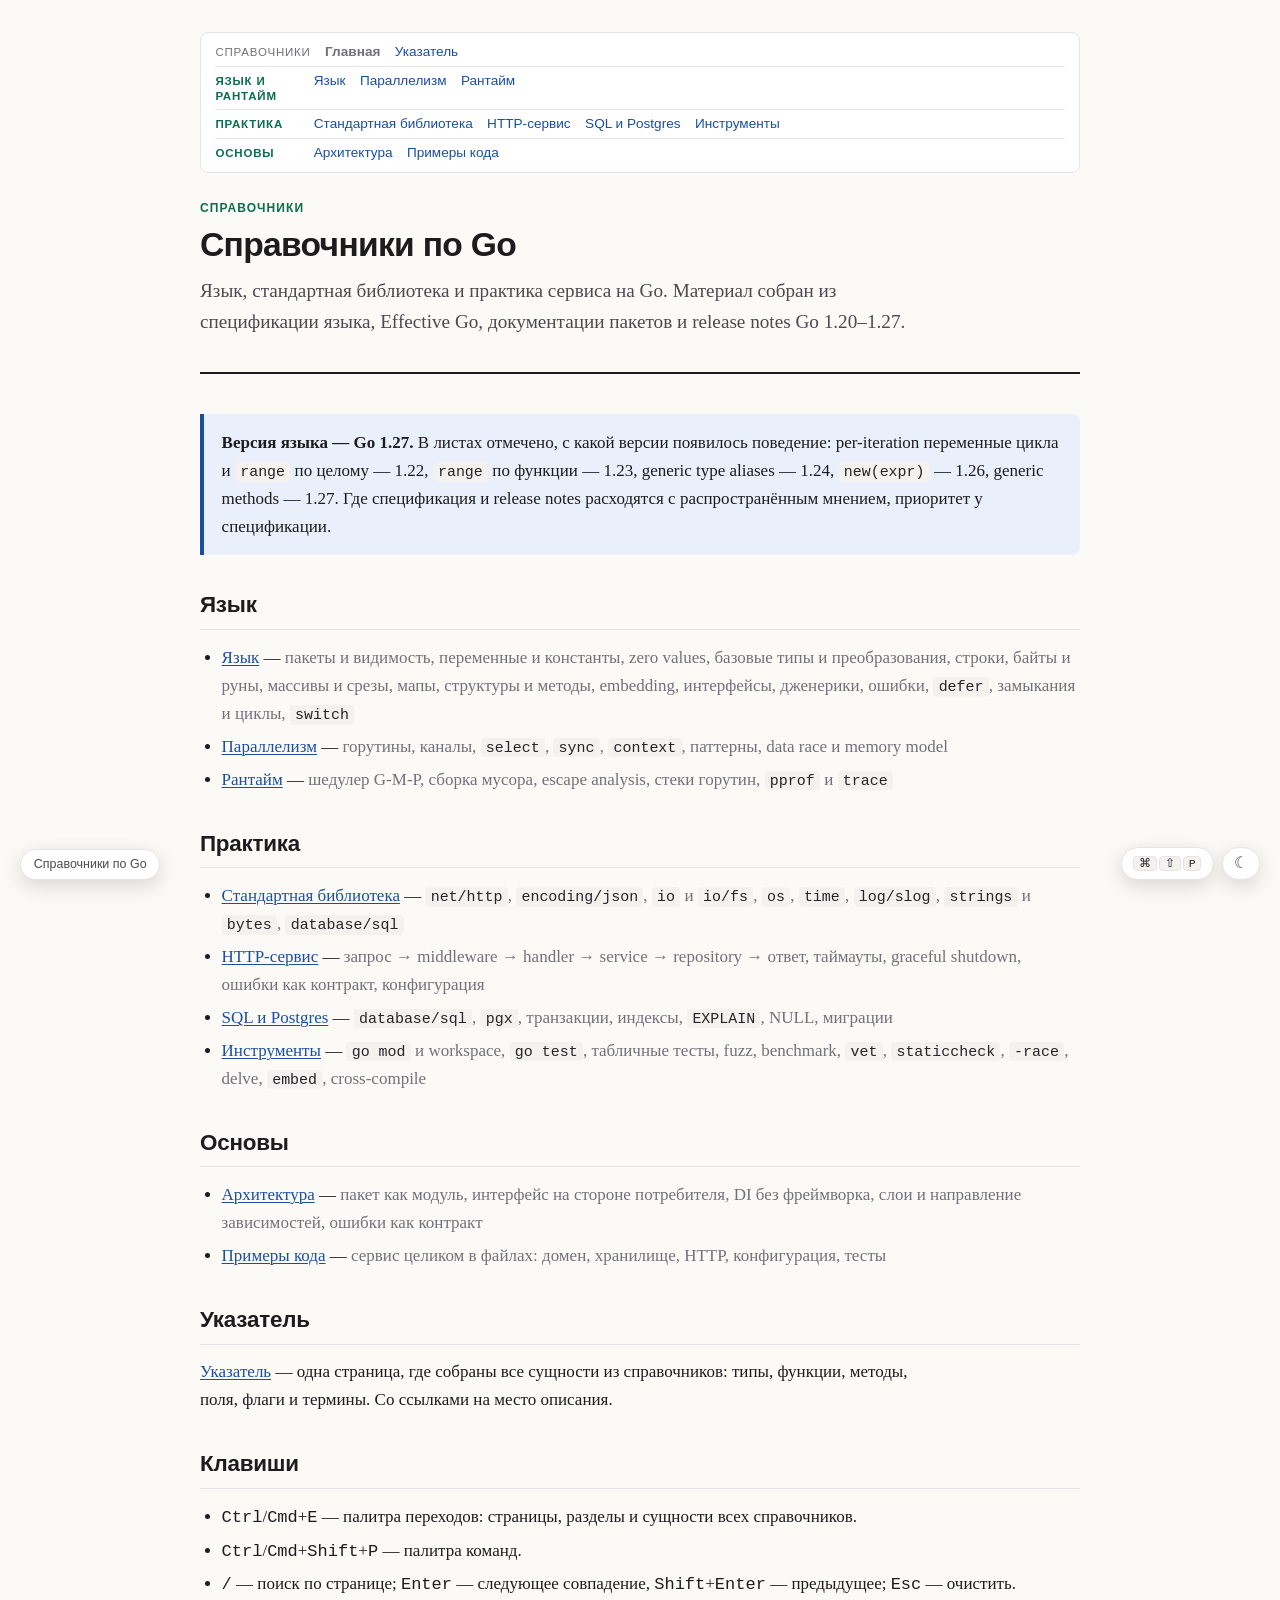
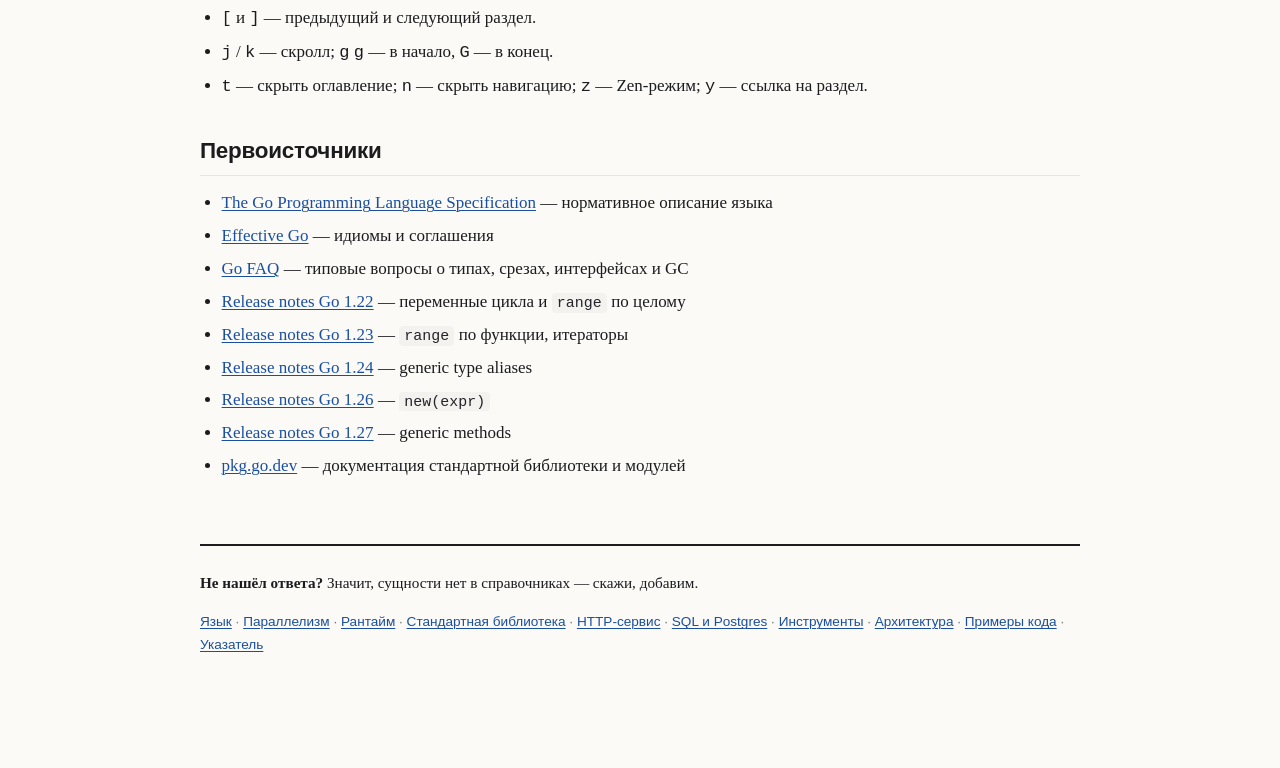
<file: index.html>
<!doctype html>
<html lang="ru">
<head>
<meta charset="utf-8">
<meta name="viewport" content="width=device-width, initial-scale=1">
<title>Справочники по Go</title>
<link rel="stylesheet" href="assets/reference.css">
<link rel="icon" type="image/svg+xml" href="assets/favicon.svg">
<script src="assets/reference.js"></script>
</head>
<body>
<main class="reference" id="top">

<div class="refside">
<nav class="refnav refnav--rows" aria-label="Справочники">
  <div class="refnav__row">
    <span class="refnav__label">Справочники</span>
    <span class="refnav__here" aria-current="page">Главная</span>
    <a href="./ukazatel.html">Указатель</a>
  </div>
  <div class="refnav__row">
    <span class="refnav__group">Язык и рантайм</span>
    <a href="./language.html">Язык</a>
    <a href="./concurrency.html">Параллелизм</a>
    <a href="./runtime.html">Рантайм</a>
  </div>
  <div class="refnav__row">
    <span class="refnav__group">Практика</span>
    <a href="./stdlib.html">Стандартная библиотека</a>
    <a href="./http-service.html">HTTP-сервис</a>
    <a href="./sql.html">SQL и Postgres</a>
    <a href="./tooling.html">Инструменты</a>
  </div>
  <div class="refnav__row">
    <span class="refnav__group">Основы</span>
    <a href="./architecture.html">Архитектура</a>
    <a href="./examples.html">Примеры кода</a>
  </div>
</nav>

<aside class="refkeys" aria-label="Горячие клавиши">
  <span class="refkeys__title">Горячие клавиши</span>
  <ul>
    <li><kbd>/</kbd> — поиск по странице; <kbd>Enter</kbd> — следующее совпадение</li>
    <li><kbd>Ctrl</kbd>/<kbd>Cmd</kbd>+<kbd>E</kbd> — поиск по всем справочникам (<kbd>@</kbd> — разделы)</li>
    <li><kbd>Ctrl</kbd>/<kbd>Cmd</kbd>+<kbd>E</kbd> — в палитре вниз, <kbd>+Shift</kbd> — вверх</li>
    <li><kbd>Ctrl</kbd>/<kbd>Cmd</kbd>+<kbd>Shift</kbd>+<kbd>P</kbd> — палитра команд: что можно сделать</li>
    <li><kbd>[</kbd> <kbd>]</kbd> — предыдущий / следующий раздел</li>
    <li><kbd>j</kbd> / <kbd>k</kbd> — скролл вниз / вверх</li>
    <li><kbd>g</kbd> <kbd>g</kbd> — в начало страницы</li>
    <li><kbd>G</kbd> — в конец страницы</li>
    <li><kbd>t</kbd> — скрыть оглавление</li>
    <li><kbd>n</kbd> — показать/скрыть навигацию</li>
    <li><kbd>z</kbd> — Zen-режим: только текст</li>
    <li><kbd>y</kbd> — ссылка на раздел</li>
    <li><kbd>Esc</kbd> — очистить поиск и снять фокус; в Zen — выйти</li>
  </ul>
</aside>
</div>

<header class="reference-header">
  <p class="reference-meta">Справочники</p>
  <h1>Справочники по Go</h1>
  <p class="lead">Язык, стандартная библиотека и практика сервиса на Go. Материал собран из спецификации языка, Effective Go, документации пакетов и release notes Go 1.20–1.27.</p>
</header>

<div class="callout callout--info">
  <p><strong>Версия языка — Go 1.27.</strong> В листах отмечено, с какой версии появилось поведение: per-iteration переменные цикла и <code>range</code> по целому — 1.22, <code>range</code> по функции — 1.23, generic type aliases — 1.24, <code>new(expr)</code> — 1.26, generic methods — 1.27. Где спецификация и release notes расходятся с распространённым мнением, приоритет у спецификации.</p>
</div>

<section id="language">
  <h2>Язык</h2>
  <ul>
    <li><a href="./language.html">Язык</a> — <span class="is-muted">пакеты и видимость, переменные и константы, zero values, базовые типы и преобразования, строки, байты и руны, массивы и срезы, мапы, структуры и методы, embedding, интерфейсы, дженерики, ошибки, <code>defer</code>, замыкания и циклы, <code>switch</code></span></li>
    <li><a href="./concurrency.html">Параллелизм</a> — <span class="is-muted">горутины, каналы, <code>select</code>, <code>sync</code>, <code>context</code>, паттерны, data race и memory model</span></li>
    <li><a href="./runtime.html">Рантайм</a> — <span class="is-muted">шедулер G-M-P, сборка мусора, escape analysis, стеки горутин, <code>pprof</code> и <code>trace</code></span></li>
  </ul>
</section>

<section id="practice">
  <h2>Практика</h2>
  <ul>
    <li><a href="./stdlib.html">Стандартная библиотека</a> — <span class="is-muted"><code>net/http</code>, <code>encoding/json</code>, <code>io</code> и <code>io/fs</code>, <code>os</code>, <code>time</code>, <code>log/slog</code>, <code>strings</code> и <code>bytes</code>, <code>database/sql</code></span></li>
    <li><a href="./http-service.html">HTTP-сервис</a> — <span class="is-muted">запрос → middleware → handler → service → repository → ответ, таймауты, graceful shutdown, ошибки как контракт, конфигурация</span></li>
    <li><a href="./sql.html">SQL и Postgres</a> — <span class="is-muted"><code>database/sql</code>, <code>pgx</code>, транзакции, индексы, <code>EXPLAIN</code>, NULL, миграции</span></li>
    <li><a href="./tooling.html">Инструменты</a> — <span class="is-muted"><code>go mod</code> и workspace, <code>go test</code>, табличные тесты, fuzz, benchmark, <code>vet</code>, <code>staticcheck</code>, <code>-race</code>, delve, <code>embed</code>, cross-compile</span></li>
  </ul>
</section>

<section id="fundamentals">
  <h2>Основы</h2>
  <ul>
    <li><a href="./architecture.html">Архитектура</a> — <span class="is-muted">пакет как модуль, интерфейс на стороне потребителя, DI без фреймворка, слои и направление зависимостей, ошибки как контракт</span></li>
    <li><a href="./examples.html">Примеры кода</a> — <span class="is-muted">сервис целиком в файлах: домен, хранилище, HTTP, конфигурация, тесты</span></li>
  </ul>
</section>

<section id="index">
  <h2>Указатель</h2>
  <p><a href="./ukazatel.html">Указатель</a> — одна страница, где собраны все сущности из справочников: типы, функции, методы, поля, флаги и термины. Со ссылками на место описания.</p>
</section>

<section id="keys">
  <h2>Клавиши</h2>
  <ul>
    <li><kbd>Ctrl</kbd>/<kbd>Cmd</kbd>+<kbd>E</kbd> — палитра переходов: страницы, разделы и сущности всех справочников.</li>
    <li><kbd>Ctrl</kbd>/<kbd>Cmd</kbd>+<kbd>Shift</kbd>+<kbd>P</kbd> — палитра команд.</li>
    <li><kbd>/</kbd> — поиск по странице; <kbd>Enter</kbd> — следующее совпадение, <kbd>Shift</kbd>+<kbd>Enter</kbd> — предыдущее; <kbd>Esc</kbd> — очистить.</li>
    <li><kbd>[</kbd> и <kbd>]</kbd> — предыдущий и следующий раздел.</li>
    <li><kbd>j</kbd> / <kbd>k</kbd> — скролл; <kbd>g</kbd> <kbd>g</kbd> — в начало, <kbd>G</kbd> — в конец.</li>
    <li><kbd>t</kbd> — скрыть оглавление; <kbd>n</kbd> — скрыть навигацию; <kbd>z</kbd> — Zen-режим; <kbd>y</kbd> — ссылка на раздел.</li>
  </ul>
</section>

<section id="sources">
  <h2>Первоисточники</h2>
  <ul>
    <li><a href="https://go.dev/ref/spec">The Go Programming Language Specification</a> — нормативное описание языка</li>
    <li><a href="https://go.dev/doc/effective_go">Effective Go</a> — идиомы и соглашения</li>
    <li><a href="https://go.dev/doc/faq">Go FAQ</a> — типовые вопросы о типах, срезах, интерфейсах и GC</li>
    <li><a href="https://go.dev/doc/go1.22">Release notes Go 1.22</a> — переменные цикла и <code>range</code> по целому</li>
    <li><a href="https://go.dev/doc/go1.23">Release notes Go 1.23</a> — <code>range</code> по функции, итераторы</li>
    <li><a href="https://go.dev/doc/go1.24">Release notes Go 1.24</a> — generic type aliases</li>
    <li><a href="https://go.dev/doc/go1.26">Release notes Go 1.26</a> — <code>new(expr)</code></li>
    <li><a href="https://go.dev/doc/go1.27">Release notes Go 1.27</a> — generic methods</li>
    <li><a href="https://pkg.go.dev/">pkg.go.dev</a> — документация стандартной библиотеки и модулей</li>
  </ul>
</section>

<footer class="reference-footer">
  <p><strong>Не нашёл ответа?</strong> Значит, сущности нет в справочниках — скажи, добавим.</p>
  <p class="reference-footer__links">
    <a href="./language.html">Язык</a> ·
    <a href="./concurrency.html">Параллелизм</a> ·
    <a href="./runtime.html">Рантайм</a> ·
    <a href="./stdlib.html">Стандартная библиотека</a> ·
    <a href="./http-service.html">HTTP-сервис</a> ·
    <a href="./sql.html">SQL и Postgres</a> ·
    <a href="./tooling.html">Инструменты</a> ·
    <a href="./architecture.html">Архитектура</a> ·
    <a href="./examples.html">Примеры кода</a> ·
    <a href="./ukazatel.html">Указатель</a>
  </p>
</footer>

</main>
<script src="assets/page.js"></script>
<script src="assets/quickopen.js"></script>
<script src="assets/backtotop.js"></script>
</body>
</html>
</file>
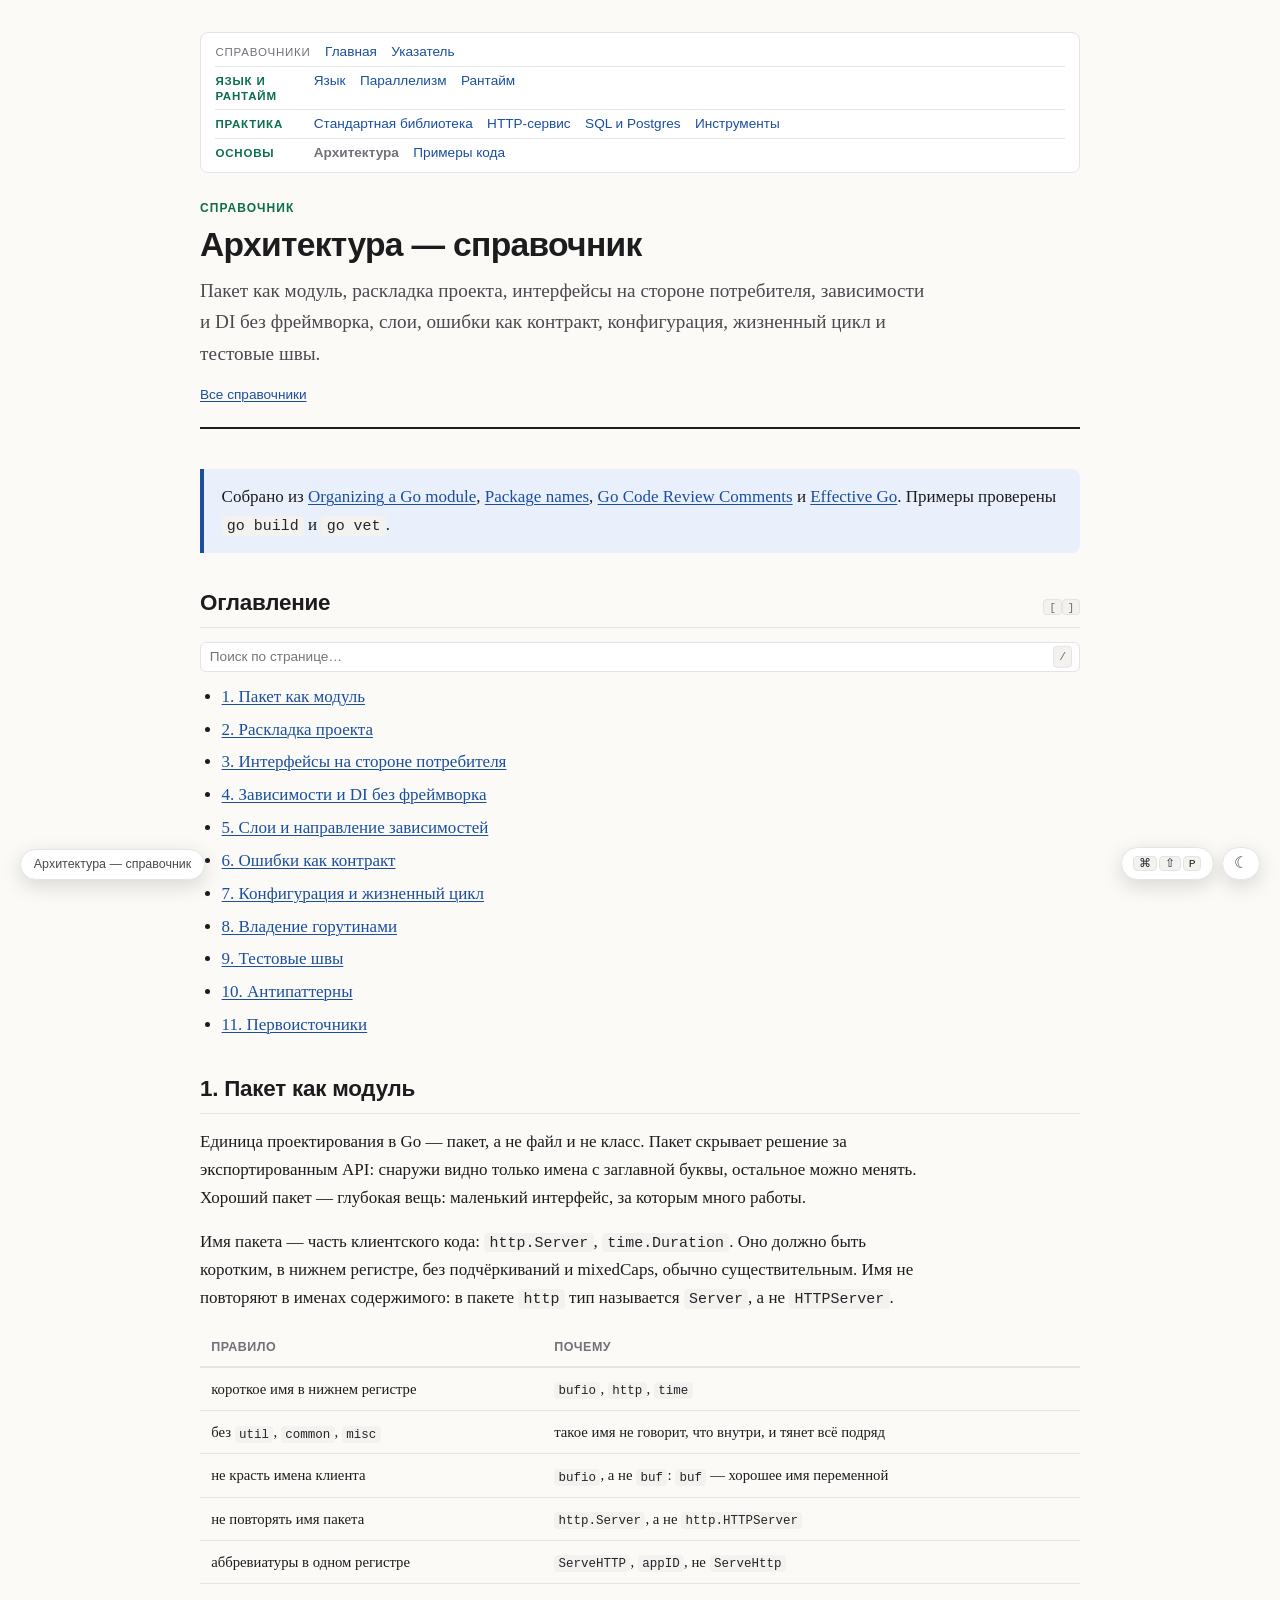
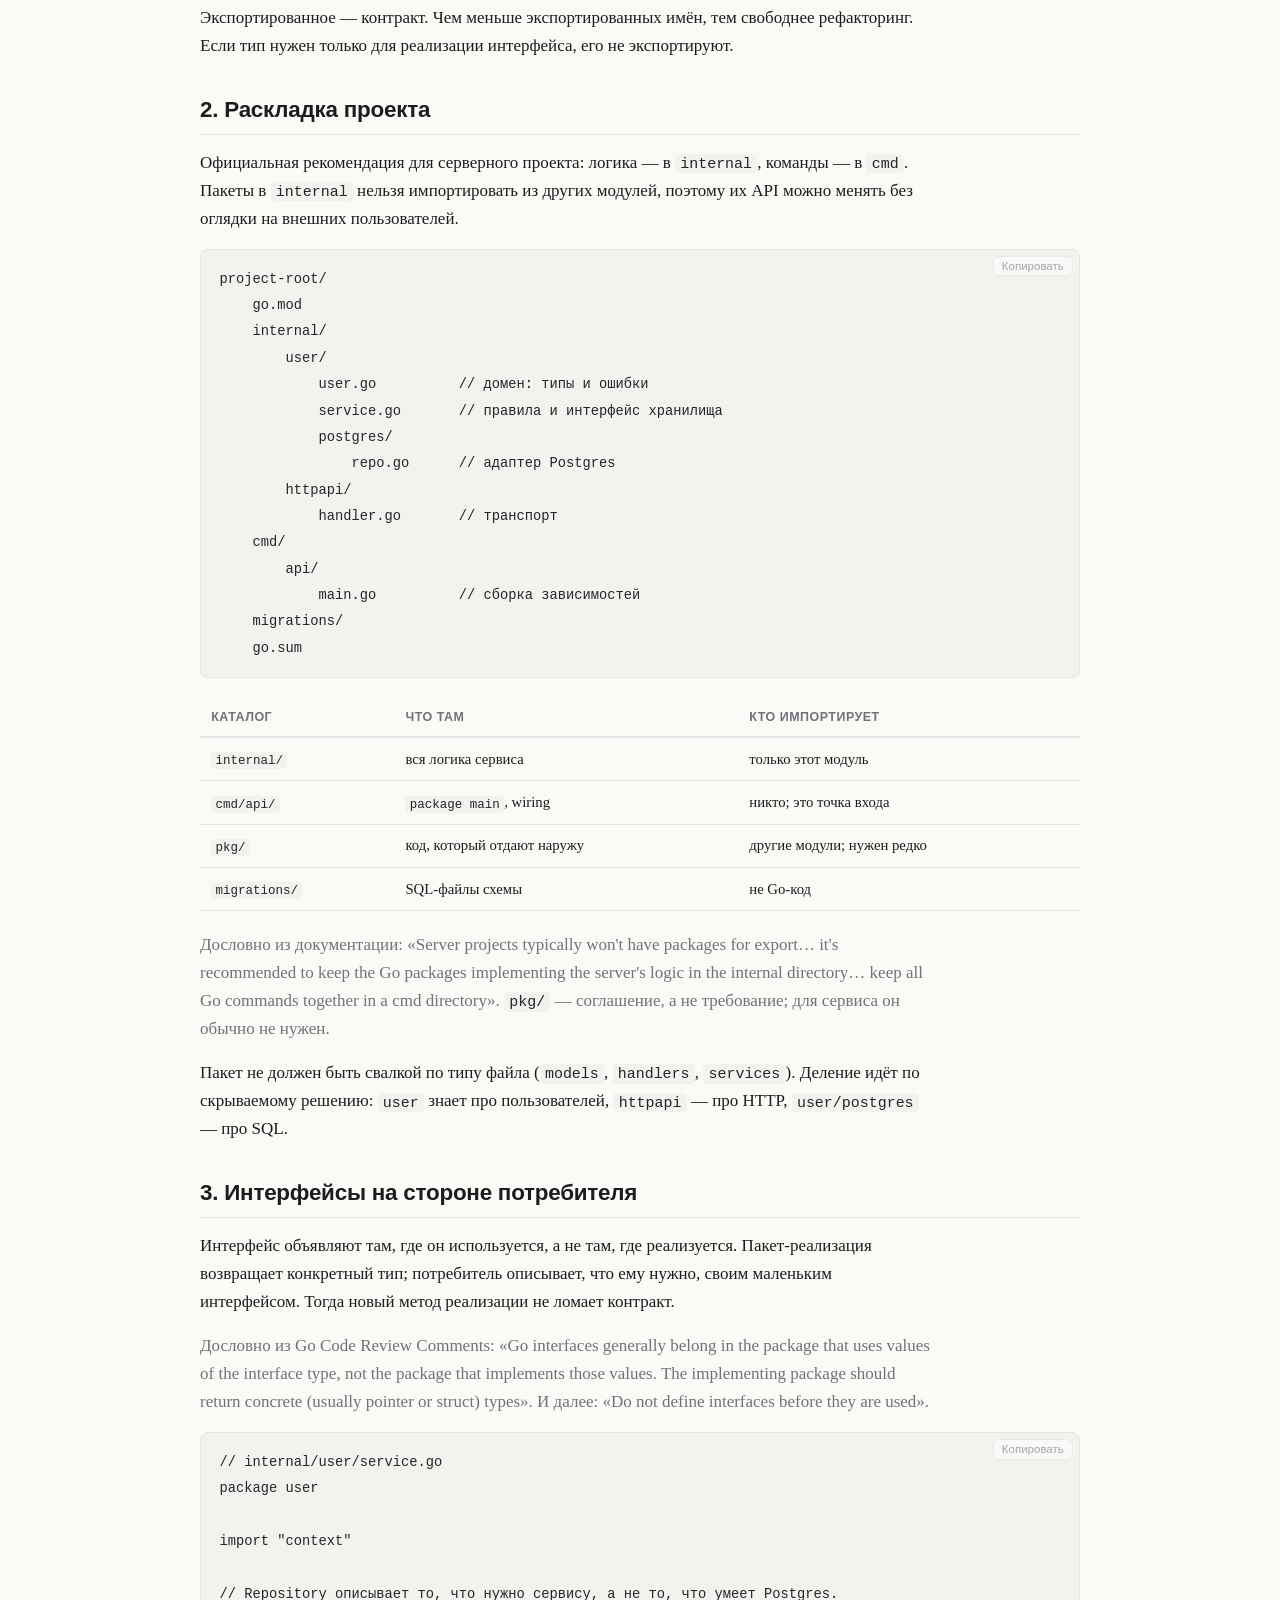
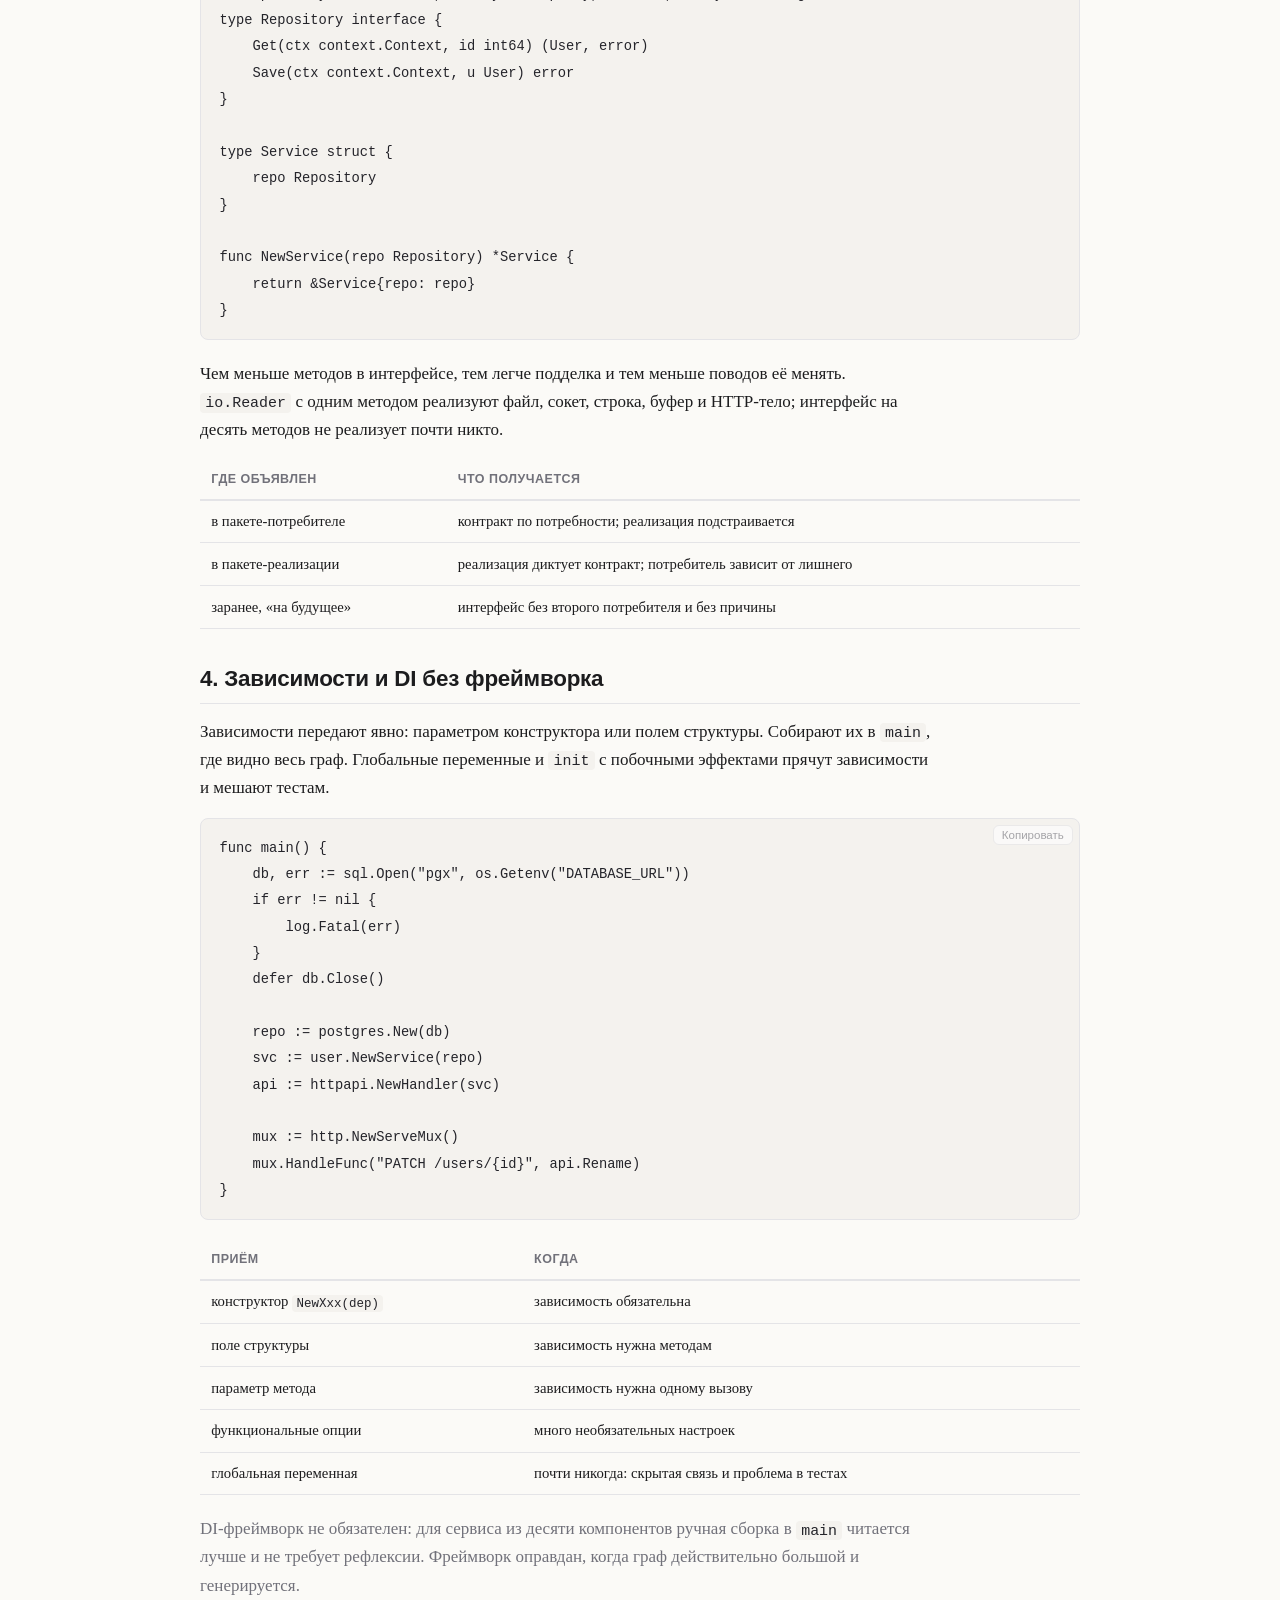
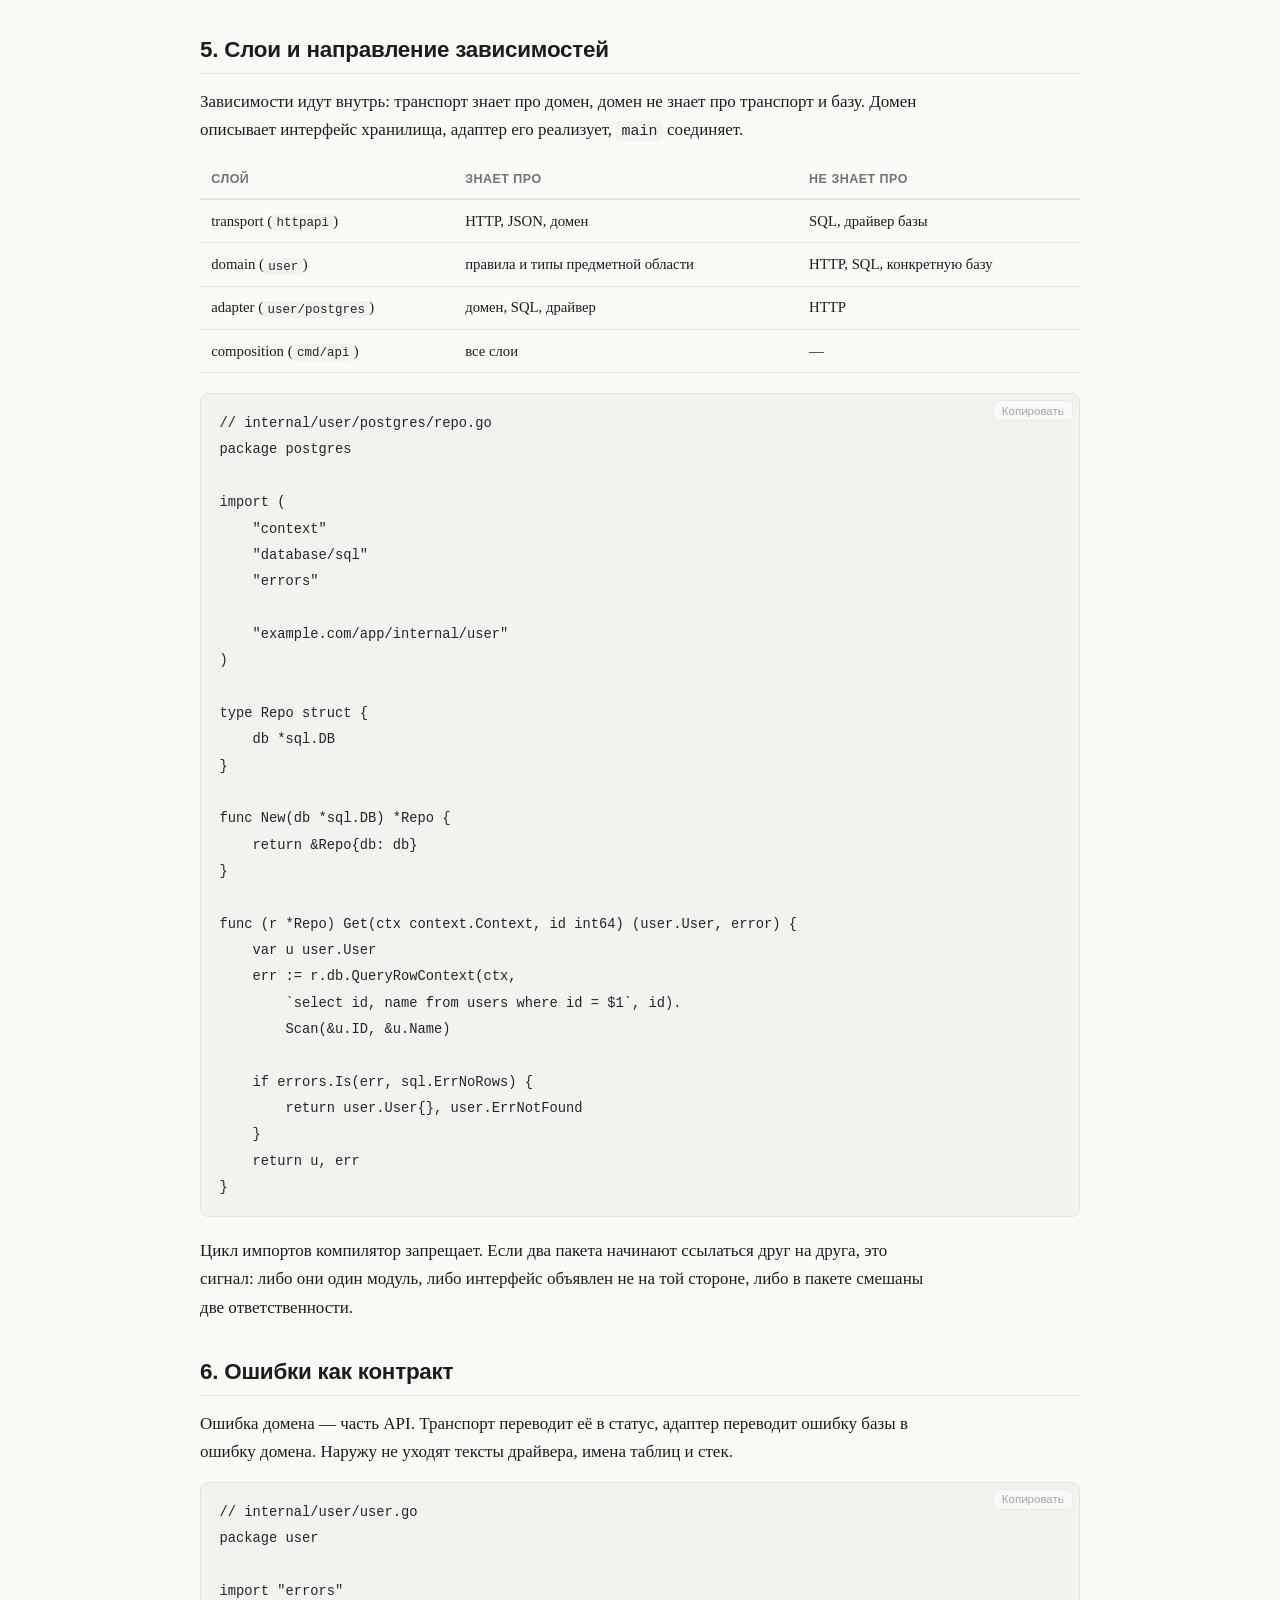
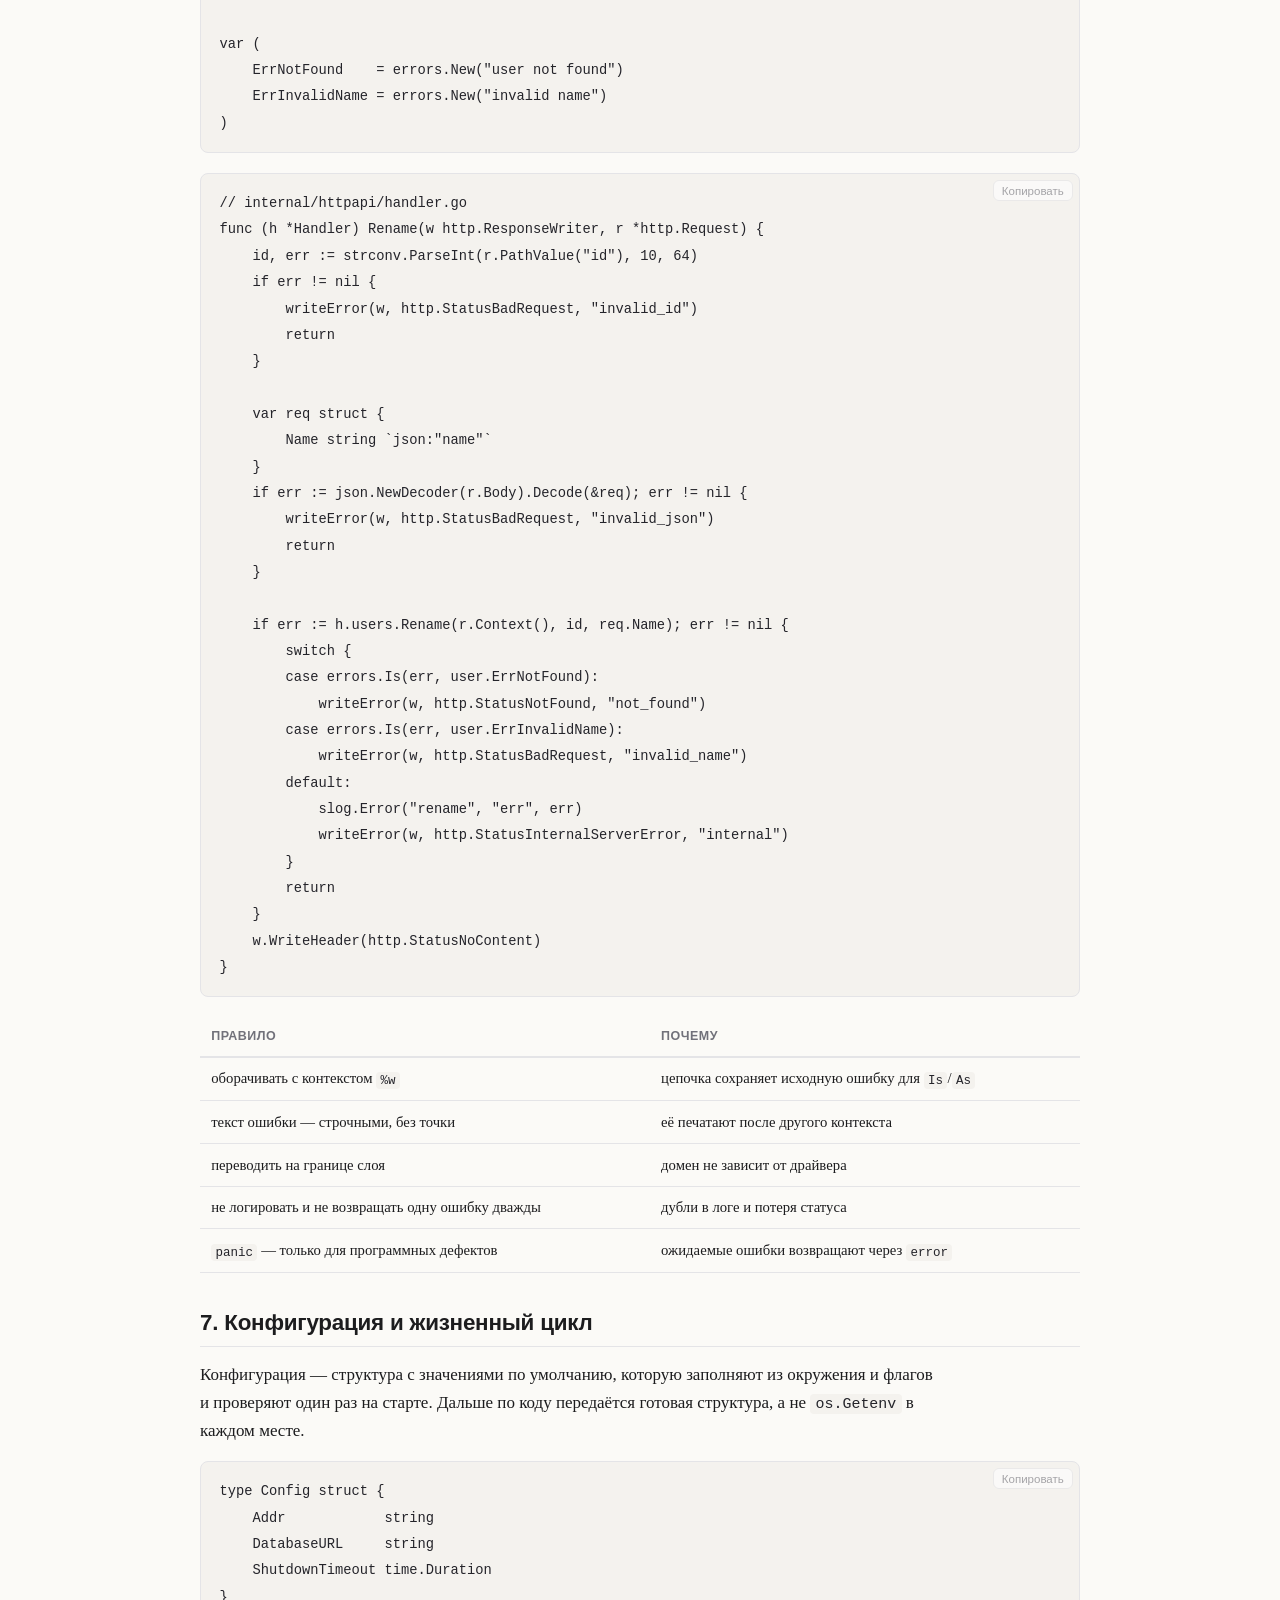
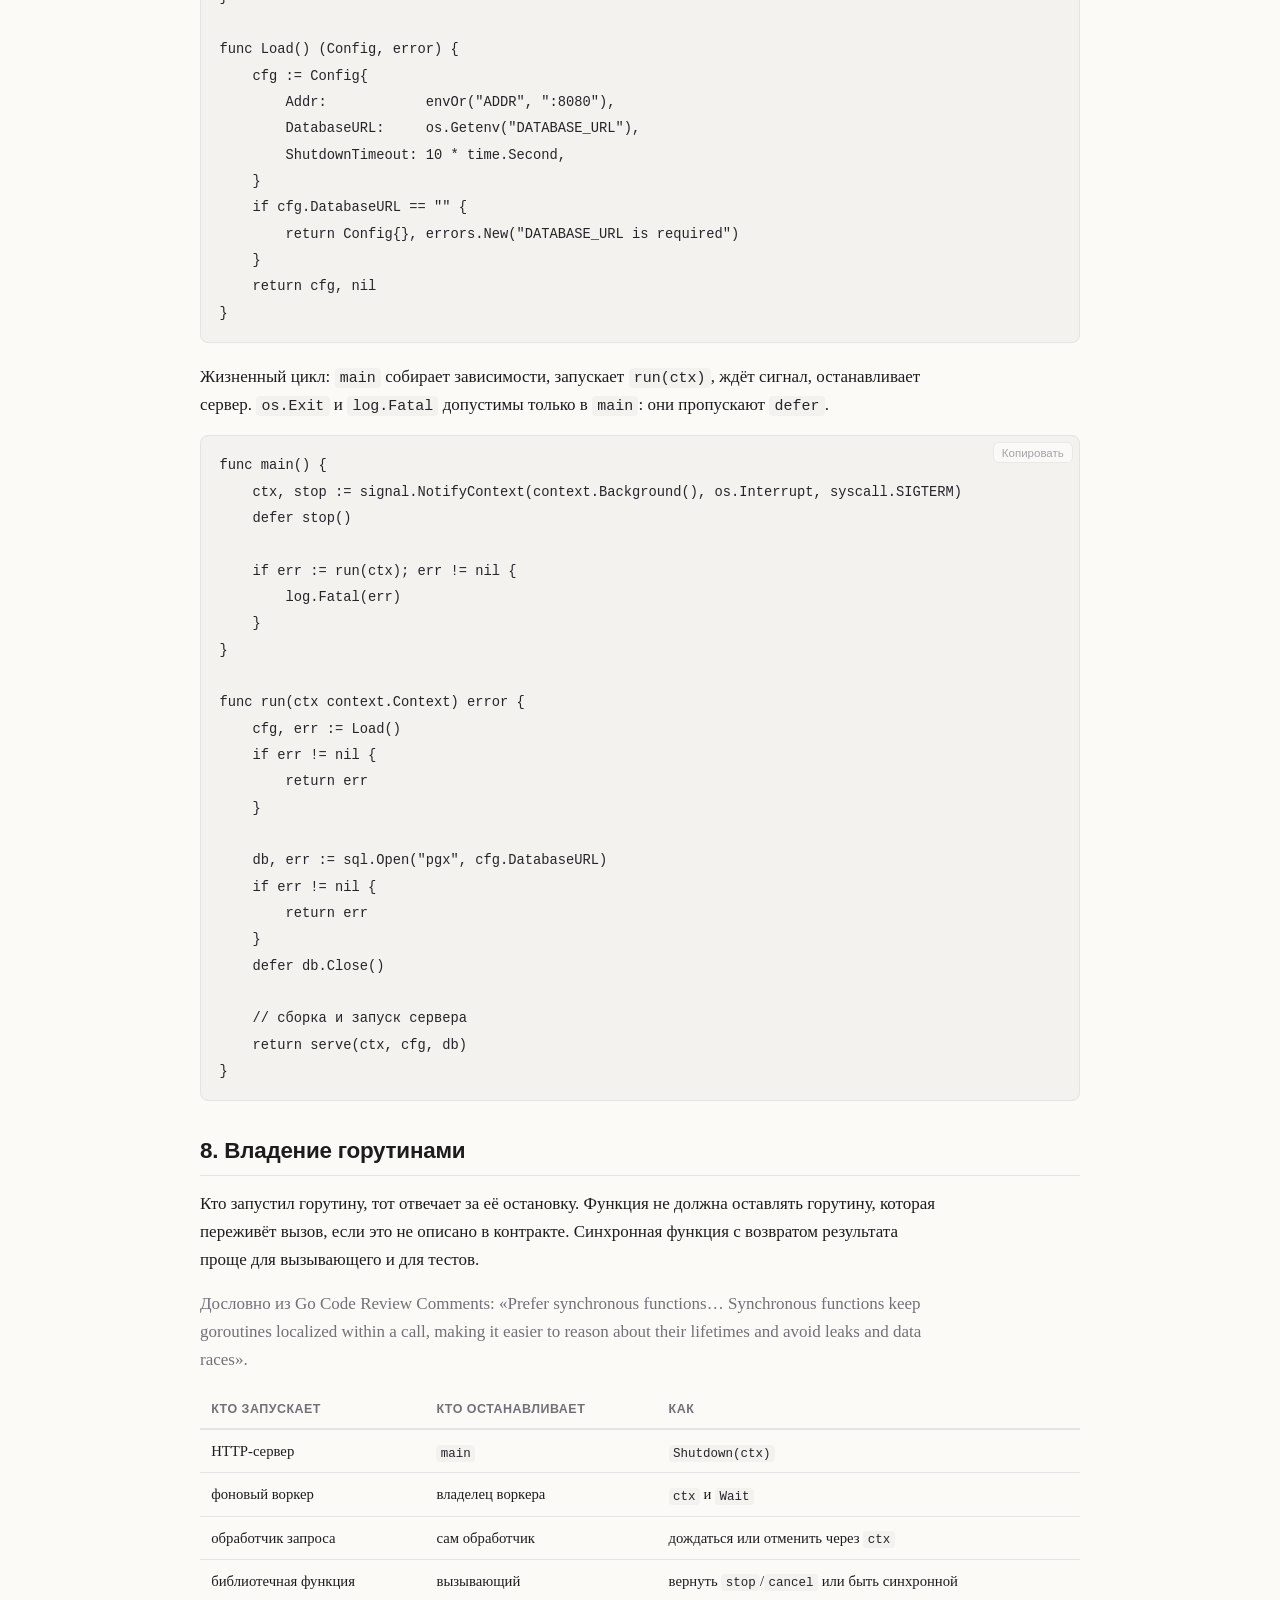
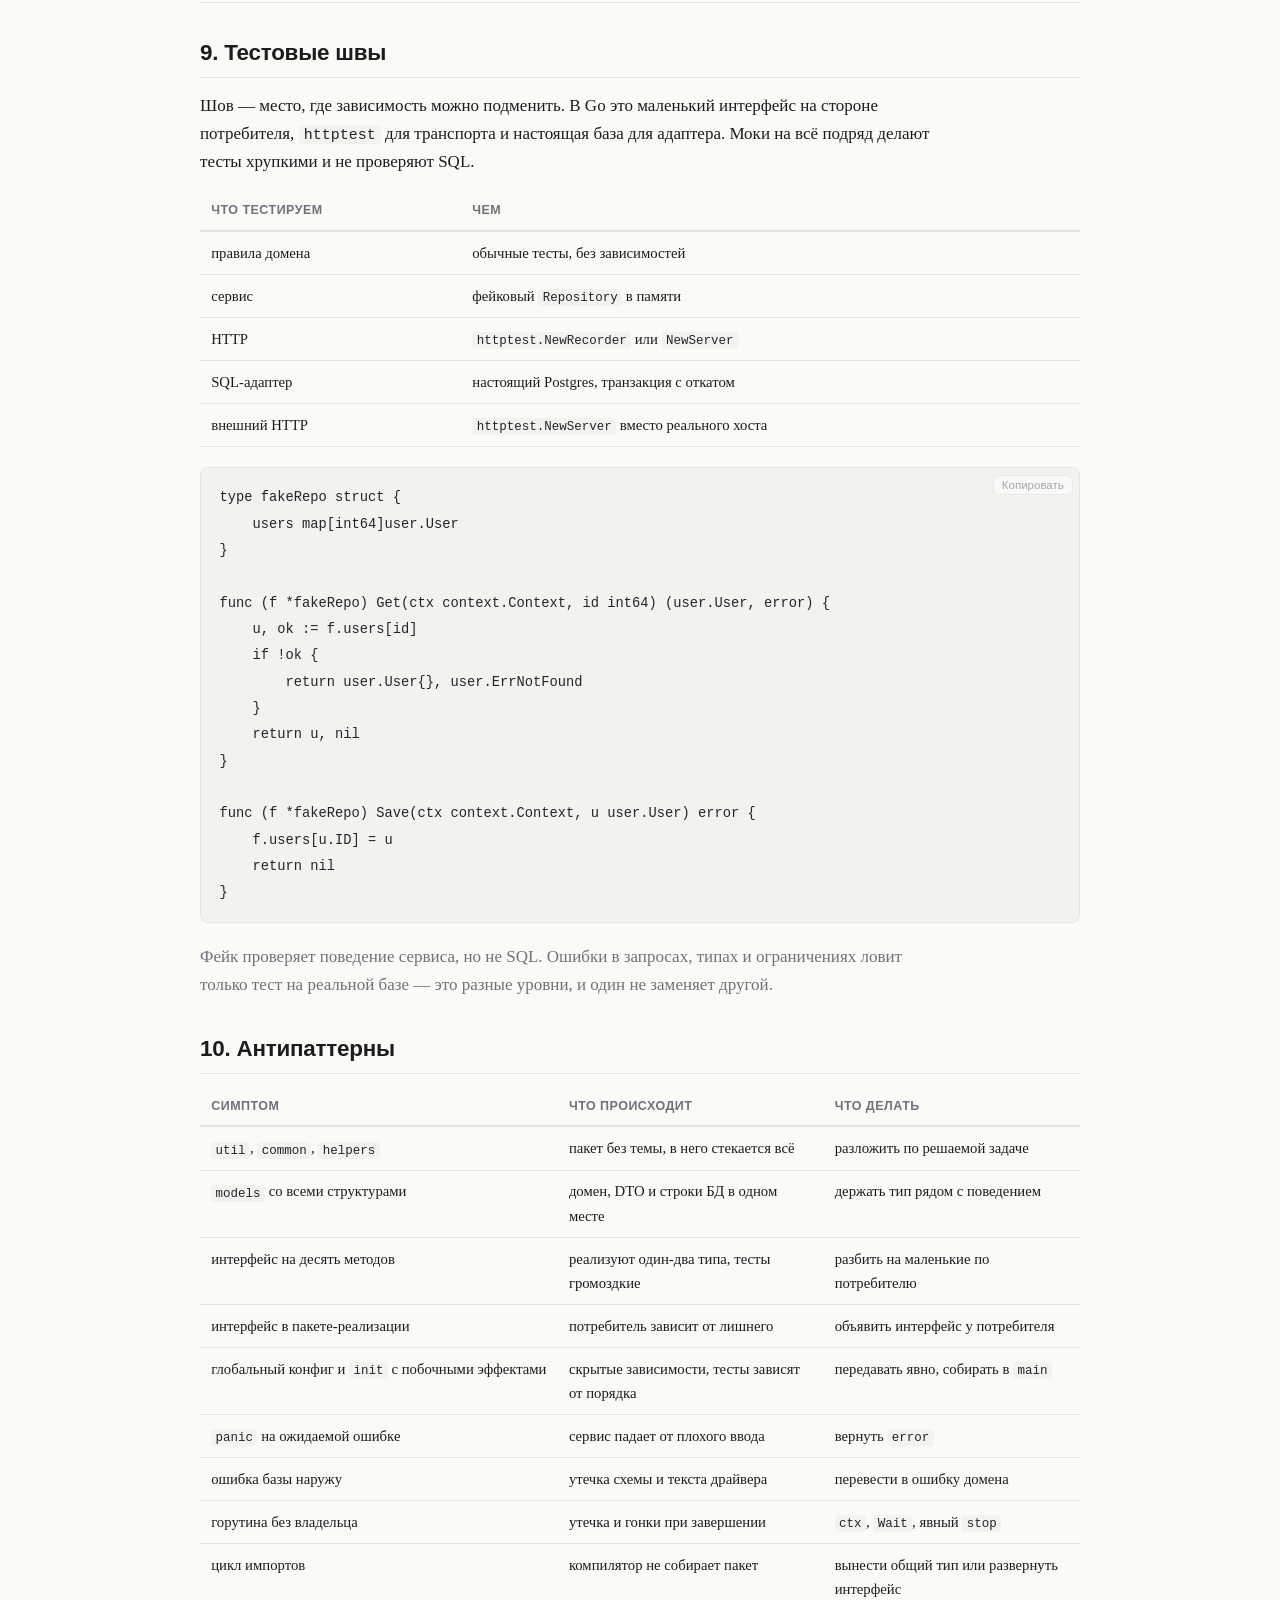
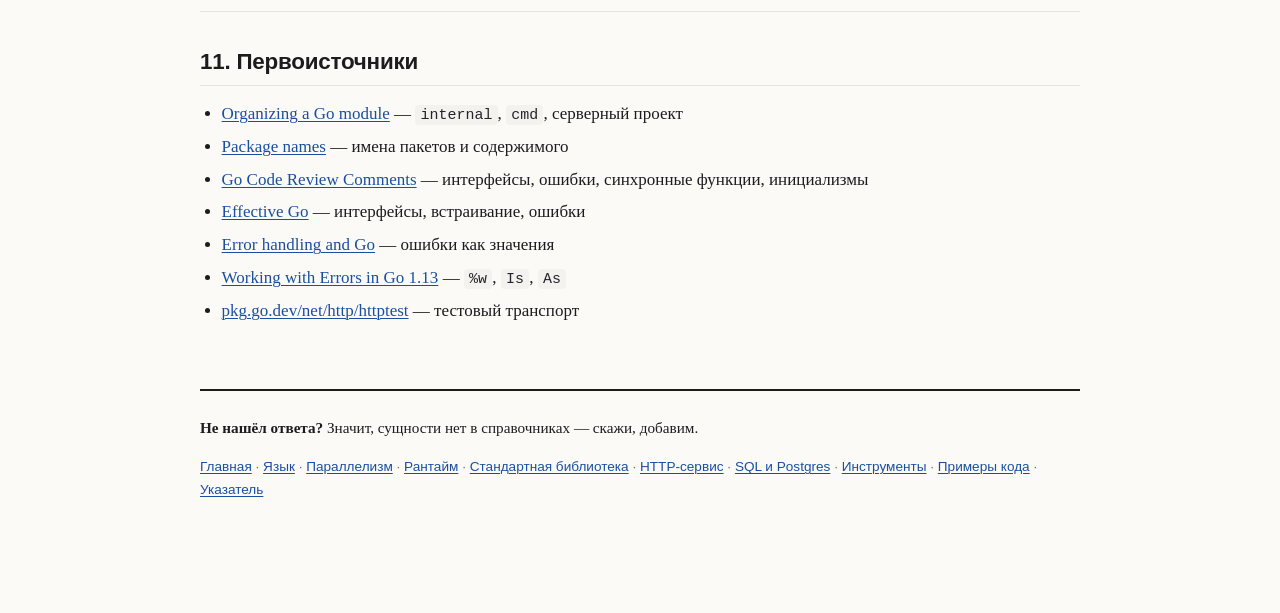
<file: architecture.html>
<!doctype html>
<html lang="ru">
<head>
<meta charset="utf-8">
<meta name="viewport" content="width=device-width, initial-scale=1">
<title>Архитектура — справочник</title>
<link rel="stylesheet" href="assets/reference.css">
<link rel="icon" type="image/svg+xml" href="assets/favicon.svg">
<script src="assets/reference.js"></script>
</head>
<body>
<main class="reference" id="top">

<div class="refside">
<nav class="refnav refnav--rows" aria-label="Справочники">
  <div class="refnav__row">
    <span class="refnav__label">Справочники</span>
    <a href="./index.html">Главная</a>
    <a href="./ukazatel.html">Указатель</a>
  </div>
  <div class="refnav__row">
    <span class="refnav__group">Язык и рантайм</span>
    <a href="./language.html">Язык</a>
    <a href="./concurrency.html">Параллелизм</a>
    <a href="./runtime.html">Рантайм</a>
  </div>
  <div class="refnav__row">
    <span class="refnav__group">Практика</span>
    <a href="./stdlib.html">Стандартная библиотека</a>
    <a href="./http-service.html">HTTP-сервис</a>
    <a href="./sql.html">SQL и Postgres</a>
    <a href="./tooling.html">Инструменты</a>
  </div>
  <div class="refnav__row">
    <span class="refnav__group">Основы</span>
    <span class="refnav__here" aria-current="page">Архитектура</span>
    <a href="./examples.html">Примеры кода</a>
  </div>
</nav>

<aside class="refkeys" aria-label="Горячие клавиши">
  <span class="refkeys__title">Горячие клавиши</span>
  <ul>
    <li><kbd>/</kbd> — поиск по странице; <kbd>Enter</kbd> — следующее совпадение</li>
    <li><kbd>Ctrl</kbd>/<kbd>Cmd</kbd>+<kbd>E</kbd> — поиск по всем справочникам (<kbd>@</kbd> — разделы)</li>
    <li><kbd>Ctrl</kbd>/<kbd>Cmd</kbd>+<kbd>E</kbd> — в палитре вниз, <kbd>+Shift</kbd> — вверх</li>
    <li><kbd>Ctrl</kbd>/<kbd>Cmd</kbd>+<kbd>Shift</kbd>+<kbd>P</kbd> — палитра команд: что можно сделать</li>
    <li><kbd>[</kbd> <kbd>]</kbd> — предыдущий / следующий раздел</li>
    <li><kbd>j</kbd> / <kbd>k</kbd> — скролл вниз / вверх</li>
    <li><kbd>g</kbd> <kbd>g</kbd> — в начало страницы</li>
    <li><kbd>G</kbd> — в конец страницы</li>
    <li><kbd>t</kbd> — скрыть оглавление</li>
    <li><kbd>n</kbd> — показать/скрыть навигацию</li>
    <li><kbd>z</kbd> — Zen-режим: только текст</li>
    <li><kbd>y</kbd> — ссылка на раздел</li>
    <li><kbd>Esc</kbd> — очистить поиск и снять фокус; в Zen — выйти</li>
  </ul>
</aside>
</div>

<header class="reference-header">
  <p class="reference-meta">Справочник</p>
  <h1>Архитектура — справочник</h1>
  <p class="lead">Пакет как модуль, раскладка проекта, интерфейсы на стороне потребителя, зависимости и DI без фреймворка, слои, ошибки как контракт, конфигурация, жизненный цикл и тестовые швы.</p>
  <p class="reference-sub"><a href="./index.html">Все справочники</a></p>
</header>

<div class="callout callout--info">
  <p>Собрано из <a href="https://go.dev/doc/modules/layout">Organizing a Go module</a>, <a href="https://go.dev/blog/package-names">Package names</a>, <a href="https://go.dev/wiki/CodeReviewComments">Go Code Review Comments</a> и <a href="https://go.dev/doc/effective_go">Effective Go</a>. Примеры проверены <code>go build</code> и <code>go vet</code>.</p>
</div>

<nav id="toc" aria-label="Разделы страницы">
  <h2>Оглавление</h2>
  <div class="refsearch">
    <input type="search" id="refSearch" placeholder="Поиск по странице…" autocomplete="off" aria-label="Поиск по странице">
    <p class="refsearch__status" id="refSearchStatus" role="status"></p>
    <ul id="refSearchResults" class="refsearch__results" hidden></ul>
  </div>
  <ul>
    <li><a href="#package">1. Пакет как модуль</a></li>
    <li><a href="#layout">2. Раскладка проекта</a></li>
    <li><a href="#interfaces">3. Интерфейсы на стороне потребителя</a></li>
    <li><a href="#deps">4. Зависимости и DI без фреймворка</a></li>
    <li><a href="#layers">5. Слои и направление зависимостей</a></li>
    <li><a href="#errors">6. Ошибки как контракт</a></li>
    <li><a href="#config">7. Конфигурация и жизненный цикл</a></li>
    <li><a href="#goroutines">8. Владение горутинами</a></li>
    <li><a href="#testing">9. Тестовые швы</a></li>
    <li><a href="#antipatterns">10. Антипаттерны</a></li>
    <li><a href="#sources">11. Первоисточники</a></li>
  </ul>
</nav>

<section id="package">
  <h2>1. Пакет как модуль</h2>

  <p>Единица проектирования в Go — пакет, а не файл и не класс. Пакет скрывает решение за экспортированным API: снаружи видно только имена с заглавной буквы, остальное можно менять. Хороший пакет — глубокая вещь: маленький интерфейс, за которым много работы.</p>

  <p>Имя пакета — часть клиентского кода: <code>http.Server</code>, <code>time.Duration</code>. Оно должно быть коротким, в нижнем регистре, без подчёркиваний и mixedCaps, обычно существительным. Имя не повторяют в именах содержимого: в пакете <code>http</code> тип называется <code>Server</code>, а не <code>HTTPServer</code>.</p>

  <div class="table-wrap">
    <table>
      <thead><tr><th>Правило</th><th>Почему</th></tr></thead>
      <tbody>
        <tr><td>короткое имя в нижнем регистре</td><td><code>bufio</code>, <code>http</code>, <code>time</code></td></tr>
        <tr><td>без <code>util</code>, <code>common</code>, <code>misc</code></td><td>такое имя не говорит, что внутри, и тянет всё подряд</td></tr>
        <tr><td>не красть имена клиента</td><td><code>bufio</code>, а не <code>buf</code>: <code>buf</code> — хорошее имя переменной</td></tr>
        <tr><td>не повторять имя пакета</td><td><code>http.Server</code>, а не <code>http.HTTPServer</code></td></tr>
        <tr><td>аббревиатуры в одном регистре</td><td><code>ServeHTTP</code>, <code>appID</code>, не <code>ServeHttp</code></td></tr>
      </tbody>
    </table>
  </div>

  <p>Экспортированное — контракт. Чем меньше экспортированных имён, тем свободнее рефакторинг. Если тип нужен только для реализации интерфейса, его не экспортируют.</p>
</section>

<section id="layout">
  <h2>2. Раскладка проекта</h2>

  <p>Официальная рекомендация для серверного проекта: логика — в <code>internal</code>, команды — в <code>cmd</code>. Пакеты в <code>internal</code> нельзя импортировать из других модулей, поэтому их API можно менять без оглядки на внешних пользователей.</p>

  <pre><code>project-root/
    go.mod
    internal/
        user/
            user.go          // домен: типы и ошибки
            service.go       // правила и интерфейс хранилища
            postgres/
                repo.go      // адаптер Postgres
        httpapi/
            handler.go       // транспорт
    cmd/
        api/
            main.go          // сборка зависимостей
    migrations/
    go.sum</code></pre>

  <div class="table-wrap">
    <table>
      <thead><tr><th>Каталог</th><th>Что там</th><th>Кто импортирует</th></tr></thead>
      <tbody>
        <tr><td><code>internal/</code></td><td>вся логика сервиса</td><td>только этот модуль</td></tr>
        <tr><td><code>cmd/api/</code></td><td><code>package main</code>, wiring</td><td>никто; это точка входа</td></tr>
        <tr><td><code>pkg/</code></td><td>код, который отдают наружу</td><td>другие модули; нужен редко</td></tr>
        <tr><td><code>migrations/</code></td><td>SQL-файлы схемы</td><td>не Go-код</td></tr>
      </tbody>
    </table>
  </div>

  <p class="is-muted">Дословно из документации: «Server projects typically won't have packages for export… it's recommended to keep the Go packages implementing the server's logic in the internal directory… keep all Go commands together in a cmd directory». <code>pkg/</code> — соглашение, а не требование; для сервиса он обычно не нужен.</p>

  <p>Пакет не должен быть свалкой по типу файла (<code>models</code>, <code>handlers</code>, <code>services</code>). Деление идёт по скрываемому решению: <code>user</code> знает про пользователей, <code>httpapi</code> — про HTTP, <code>user/postgres</code> — про SQL.</p>
</section>

<section id="interfaces">
  <h2>3. Интерфейсы на стороне потребителя</h2>

  <p>Интерфейс объявляют там, где он используется, а не там, где реализуется. Пакет-реализация возвращает конкретный тип; потребитель описывает, что ему нужно, своим маленьким интерфейсом. Тогда новый метод реализации не ломает контракт.</p>

  <p class="is-muted">Дословно из Go Code Review Comments: «Go interfaces generally belong in the package that uses values of the interface type, not the package that implements those values. The implementing package should return concrete (usually pointer or struct) types». И далее: «Do not define interfaces before they are used».</p>

  <pre><code>// internal/user/service.go
package user

import "context"

// Repository описывает то, что нужно сервису, а не то, что умеет Postgres.
type Repository interface {
    Get(ctx context.Context, id int64) (User, error)
    Save(ctx context.Context, u User) error
}

type Service struct {
    repo Repository
}

func NewService(repo Repository) *Service {
    return &amp;Service{repo: repo}
}</code></pre>

  <p>Чем меньше методов в интерфейсе, тем легче подделка и тем меньше поводов её менять. <code>io.Reader</code> с одним методом реализуют файл, сокет, строка, буфер и HTTP-тело; интерфейс на десять методов не реализует почти никто.</p>

  <div class="table-wrap">
    <table>
      <thead><tr><th>Где объявлен</th><th>Что получается</th></tr></thead>
      <tbody>
        <tr><td>в пакете-потребителе</td><td>контракт по потребности; реализация подстраивается</td></tr>
        <tr><td>в пакете-реализации</td><td>реализация диктует контракт; потребитель зависит от лишнего</td></tr>
        <tr><td>заранее, «на будущее»</td><td>интерфейс без второго потребителя и без причины</td></tr>
      </tbody>
    </table>
  </div>
</section>

<section id="deps">
  <h2>4. Зависимости и DI без фреймворка</h2>

  <p>Зависимости передают явно: параметром конструктора или полем структуры. Собирают их в <code>main</code>, где видно весь граф. Глобальные переменные и <code>init</code> с побочными эффектами прячут зависимости и мешают тестам.</p>

  <pre><code>func main() {
    db, err := sql.Open("pgx", os.Getenv("DATABASE_URL"))
    if err != nil {
        log.Fatal(err)
    }
    defer db.Close()

    repo := postgres.New(db)
    svc := user.NewService(repo)
    api := httpapi.NewHandler(svc)

    mux := http.NewServeMux()
    mux.HandleFunc("PATCH /users/{id}", api.Rename)
}</code></pre>

  <div class="table-wrap">
    <table>
      <thead><tr><th>Приём</th><th>Когда</th></tr></thead>
      <tbody>
        <tr><td>конструктор <code>NewXxx(dep)</code></td><td>зависимость обязательна</td></tr>
        <tr><td>поле структуры</td><td>зависимость нужна методам</td></tr>
        <tr><td>параметр метода</td><td>зависимость нужна одному вызову</td></tr>
        <tr><td>функциональные опции</td><td>много необязательных настроек</td></tr>
        <tr><td>глобальная переменная</td><td>почти никогда: скрытая связь и проблема в тестах</td></tr>
      </tbody>
    </table>
  </div>

  <p class="is-muted">DI-фреймворк не обязателен: для сервиса из десяти компонентов ручная сборка в <code>main</code> читается лучше и не требует рефлексии. Фреймворк оправдан, когда граф действительно большой и генерируется.</p>
</section>

<section id="layers">
  <h2>5. Слои и направление зависимостей</h2>

  <p>Зависимости идут внутрь: транспорт знает про домен, домен не знает про транспорт и базу. Домен описывает интерфейс хранилища, адаптер его реализует, <code>main</code> соединяет.</p>

  <div class="table-wrap">
    <table>
      <thead><tr><th>Слой</th><th>Знает про</th><th>Не знает про</th></tr></thead>
      <tbody>
        <tr><td>transport (<code>httpapi</code>)</td><td>HTTP, JSON, домен</td><td>SQL, драйвер базы</td></tr>
        <tr><td>domain (<code>user</code>)</td><td>правила и типы предметной области</td><td>HTTP, SQL, конкретную базу</td></tr>
        <tr><td>adapter (<code>user/postgres</code>)</td><td>домен, SQL, драйвер</td><td>HTTP</td></tr>
        <tr><td>composition (<code>cmd/api</code>)</td><td>все слои</td><td>—</td></tr>
      </tbody>
    </table>
  </div>

  <pre><code>// internal/user/postgres/repo.go
package postgres

import (
    "context"
    "database/sql"
    "errors"

    "example.com/app/internal/user"
)

type Repo struct {
    db *sql.DB
}

func New(db *sql.DB) *Repo {
    return &amp;Repo{db: db}
}

func (r *Repo) Get(ctx context.Context, id int64) (user.User, error) {
    var u user.User
    err := r.db.QueryRowContext(ctx,
        `select id, name from users where id = $1`, id).
        Scan(&amp;u.ID, &amp;u.Name)

    if errors.Is(err, sql.ErrNoRows) {
        return user.User{}, user.ErrNotFound
    }
    return u, err
}</code></pre>

  <p>Цикл импортов компилятор запрещает. Если два пакета начинают ссылаться друг на друга, это сигнал: либо они один модуль, либо интерфейс объявлен не на той стороне, либо в пакете смешаны две ответственности.</p>
</section>

<section id="errors">
  <h2>6. Ошибки как контракт</h2>

  <p>Ошибка домена — часть API. Транспорт переводит её в статус, адаптер переводит ошибку базы в ошибку домена. Наружу не уходят тексты драйвера, имена таблиц и стек.</p>

  <pre><code>// internal/user/user.go
package user

import "errors"

var (
    ErrNotFound    = errors.New("user not found")
    ErrInvalidName = errors.New("invalid name")
)</code></pre>

  <pre><code>// internal/httpapi/handler.go
func (h *Handler) Rename(w http.ResponseWriter, r *http.Request) {
    id, err := strconv.ParseInt(r.PathValue("id"), 10, 64)
    if err != nil {
        writeError(w, http.StatusBadRequest, "invalid_id")
        return
    }

    var req struct {
        Name string `json:"name"`
    }
    if err := json.NewDecoder(r.Body).Decode(&amp;req); err != nil {
        writeError(w, http.StatusBadRequest, "invalid_json")
        return
    }

    if err := h.users.Rename(r.Context(), id, req.Name); err != nil {
        switch {
        case errors.Is(err, user.ErrNotFound):
            writeError(w, http.StatusNotFound, "not_found")
        case errors.Is(err, user.ErrInvalidName):
            writeError(w, http.StatusBadRequest, "invalid_name")
        default:
            slog.Error("rename", "err", err)
            writeError(w, http.StatusInternalServerError, "internal")
        }
        return
    }
    w.WriteHeader(http.StatusNoContent)
}</code></pre>

  <div class="table-wrap">
    <table>
      <thead><tr><th>Правило</th><th>Почему</th></tr></thead>
      <tbody>
        <tr><td>оборачивать с контекстом <code>%w</code></td><td>цепочка сохраняет исходную ошибку для <code>Is</code>/<code>As</code></td></tr>
        <tr><td>текст ошибки — строчными, без точки</td><td>её печатают после другого контекста</td></tr>
        <tr><td>переводить на границе слоя</td><td>домен не зависит от драйвера</td></tr>
        <tr><td>не логировать и не возвращать одну ошибку дважды</td><td>дубли в логе и потеря статуса</td></tr>
        <tr><td><code>panic</code> — только для программных дефектов</td><td>ожидаемые ошибки возвращают через <code>error</code></td></tr>
      </tbody>
    </table>
  </div>
</section>

<section id="config">
  <h2>7. Конфигурация и жизненный цикл</h2>

  <p>Конфигурация — структура с значениями по умолчанию, которую заполняют из окружения и флагов и проверяют один раз на старте. Дальше по коду передаётся готовая структура, а не <code>os.Getenv</code> в каждом месте.</p>

  <pre><code>type Config struct {
    Addr            string
    DatabaseURL     string
    ShutdownTimeout time.Duration
}

func Load() (Config, error) {
    cfg := Config{
        Addr:            envOr("ADDR", ":8080"),
        DatabaseURL:     os.Getenv("DATABASE_URL"),
        ShutdownTimeout: 10 * time.Second,
    }
    if cfg.DatabaseURL == "" {
        return Config{}, errors.New("DATABASE_URL is required")
    }
    return cfg, nil
}</code></pre>

  <p>Жизненный цикл: <code>main</code> собирает зависимости, запускает <code>run(ctx)</code>, ждёт сигнал, останавливает сервер. <code>os.Exit</code> и <code>log.Fatal</code> допустимы только в <code>main</code>: они пропускают <code>defer</code>.</p>

  <pre><code>func main() {
    ctx, stop := signal.NotifyContext(context.Background(), os.Interrupt, syscall.SIGTERM)
    defer stop()

    if err := run(ctx); err != nil {
        log.Fatal(err)
    }
}

func run(ctx context.Context) error {
    cfg, err := Load()
    if err != nil {
        return err
    }

    db, err := sql.Open("pgx", cfg.DatabaseURL)
    if err != nil {
        return err
    }
    defer db.Close()

    // сборка и запуск сервера
    return serve(ctx, cfg, db)
}</code></pre>
</section>

<section id="goroutines">
  <h2>8. Владение горутинами</h2>

  <p>Кто запустил горутину, тот отвечает за её остановку. Функция не должна оставлять горутину, которая переживёт вызов, если это не описано в контракте. Синхронная функция с возвратом результата проще для вызывающего и для тестов.</p>

  <p class="is-muted">Дословно из Go Code Review Comments: «Prefer synchronous functions… Synchronous functions keep goroutines localized within a call, making it easier to reason about their lifetimes and avoid leaks and data races».</p>

  <div class="table-wrap">
    <table>
      <thead><tr><th>Кто запускает</th><th>Кто останавливает</th><th>Как</th></tr></thead>
      <tbody>
        <tr><td>HTTP-сервер</td><td><code>main</code></td><td><code>Shutdown(ctx)</code></td></tr>
        <tr><td>фоновый воркер</td><td>владелец воркера</td><td><code>ctx</code> и <code>Wait</code></td></tr>
        <tr><td>обработчик запроса</td><td>сам обработчик</td><td>дождаться или отменить через <code>ctx</code></td></tr>
        <tr><td>библиотечная функция</td><td>вызывающий</td><td>вернуть <code>stop</code>/<code>cancel</code> или быть синхронной</td></tr>
      </tbody>
    </table>
  </div>
</section>

<section id="testing">
  <h2>9. Тестовые швы</h2>

  <p>Шов — место, где зависимость можно подменить. В Go это маленький интерфейс на стороне потребителя, <code>httptest</code> для транспорта и настоящая база для адаптера. Моки на всё подряд делают тесты хрупкими и не проверяют SQL.</p>

  <div class="table-wrap">
    <table>
      <thead><tr><th>Что тестируем</th><th>Чем</th></tr></thead>
      <tbody>
        <tr><td>правила домена</td><td>обычные тесты, без зависимостей</td></tr>
        <tr><td>сервис</td><td>фейковый <code>Repository</code> в памяти</td></tr>
        <tr><td>HTTP</td><td><code>httptest.NewRecorder</code> или <code>NewServer</code></td></tr>
        <tr><td>SQL-адаптер</td><td>настоящий Postgres, транзакция с откатом</td></tr>
        <tr><td>внешний HTTP</td><td><code>httptest.NewServer</code> вместо реального хоста</td></tr>
      </tbody>
    </table>
  </div>

  <pre><code>type fakeRepo struct {
    users map[int64]user.User
}

func (f *fakeRepo) Get(ctx context.Context, id int64) (user.User, error) {
    u, ok := f.users[id]
    if !ok {
        return user.User{}, user.ErrNotFound
    }
    return u, nil
}

func (f *fakeRepo) Save(ctx context.Context, u user.User) error {
    f.users[u.ID] = u
    return nil
}</code></pre>

  <p class="is-muted">Фейк проверяет поведение сервиса, но не SQL. Ошибки в запросах, типах и ограничениях ловит только тест на реальной базе — это разные уровни, и один не заменяет другой.</p>
</section>

<section id="antipatterns">
  <h2>10. Антипаттерны</h2>

  <div class="table-wrap">
    <table>
      <thead><tr><th>Симптом</th><th>Что происходит</th><th>Что делать</th></tr></thead>
      <tbody>
        <tr><td><code>util</code>, <code>common</code>, <code>helpers</code></td><td>пакет без темы, в него стекается всё</td><td>разложить по решаемой задаче</td></tr>
        <tr><td><code>models</code> со всеми структурами</td><td>домен, DTO и строки БД в одном месте</td><td>держать тип рядом с поведением</td></tr>
        <tr><td>интерфейс на десять методов</td><td>реализуют один-два типа, тесты громоздкие</td><td>разбить на маленькие по потребителю</td></tr>
        <tr><td>интерфейс в пакете-реализации</td><td>потребитель зависит от лишнего</td><td>объявить интерфейс у потребителя</td></tr>
        <tr><td>глобальный конфиг и <code>init</code> с побочными эффектами</td><td>скрытые зависимости, тесты зависят от порядка</td><td>передавать явно, собирать в <code>main</code></td></tr>
        <tr><td><code>panic</code> на ожидаемой ошибке</td><td>сервис падает от плохого ввода</td><td>вернуть <code>error</code></td></tr>
        <tr><td>ошибка базы наружу</td><td>утечка схемы и текста драйвера</td><td>перевести в ошибку домена</td></tr>
        <tr><td>горутина без владельца</td><td>утечка и гонки при завершении</td><td><code>ctx</code>, <code>Wait</code>, явный <code>stop</code></td></tr>
        <tr><td>цикл импортов</td><td>компилятор не собирает пакет</td><td>вынести общий тип или развернуть интерфейс</td></tr>
      </tbody>
    </table>
  </div>
</section>

<section id="sources">
  <h2>11. Первоисточники</h2>
  <ul>
    <li><a href="https://go.dev/doc/modules/layout">Organizing a Go module</a> — <code>internal</code>, <code>cmd</code>, серверный проект</li>
    <li><a href="https://go.dev/blog/package-names">Package names</a> — имена пакетов и содержимого</li>
    <li><a href="https://go.dev/wiki/CodeReviewComments">Go Code Review Comments</a> — интерфейсы, ошибки, синхронные функции, инициализмы</li>
    <li><a href="https://go.dev/doc/effective_go">Effective Go</a> — интерфейсы, встраивание, ошибки</li>
    <li><a href="https://go.dev/blog/error-handling-and-go">Error handling and Go</a> — ошибки как значения</li>
    <li><a href="https://go.dev/blog/go1.13-errors">Working with Errors in Go 1.13</a> — <code>%w</code>, <code>Is</code>, <code>As</code></li>
    <li><a href="https://pkg.go.dev/net/http/httptest">pkg.go.dev/net/http/httptest</a> — тестовый транспорт</li>
  </ul>
</section>

<footer class="reference-footer">
  <p><strong>Не нашёл ответа?</strong> Значит, сущности нет в справочниках — скажи, добавим.</p>
  <p class="reference-footer__links">
    <a href="./index.html">Главная</a> ·
    <a href="./language.html">Язык</a> ·
    <a href="./concurrency.html">Параллелизм</a> ·
    <a href="./runtime.html">Рантайм</a> ·
    <a href="./stdlib.html">Стандартная библиотека</a> ·
    <a href="./http-service.html">HTTP-сервис</a> ·
    <a href="./sql.html">SQL и Postgres</a> ·
    <a href="./tooling.html">Инструменты</a> ·
    <a href="./examples.html">Примеры кода</a> ·
    <a href="./ukazatel.html">Указатель</a>
  </p>
</footer>

</main>
<script src="assets/page.js"></script>
<script src="assets/quickopen.js"></script>
<script src="assets/backtotop.js"></script>
</body>
</html>
</file>
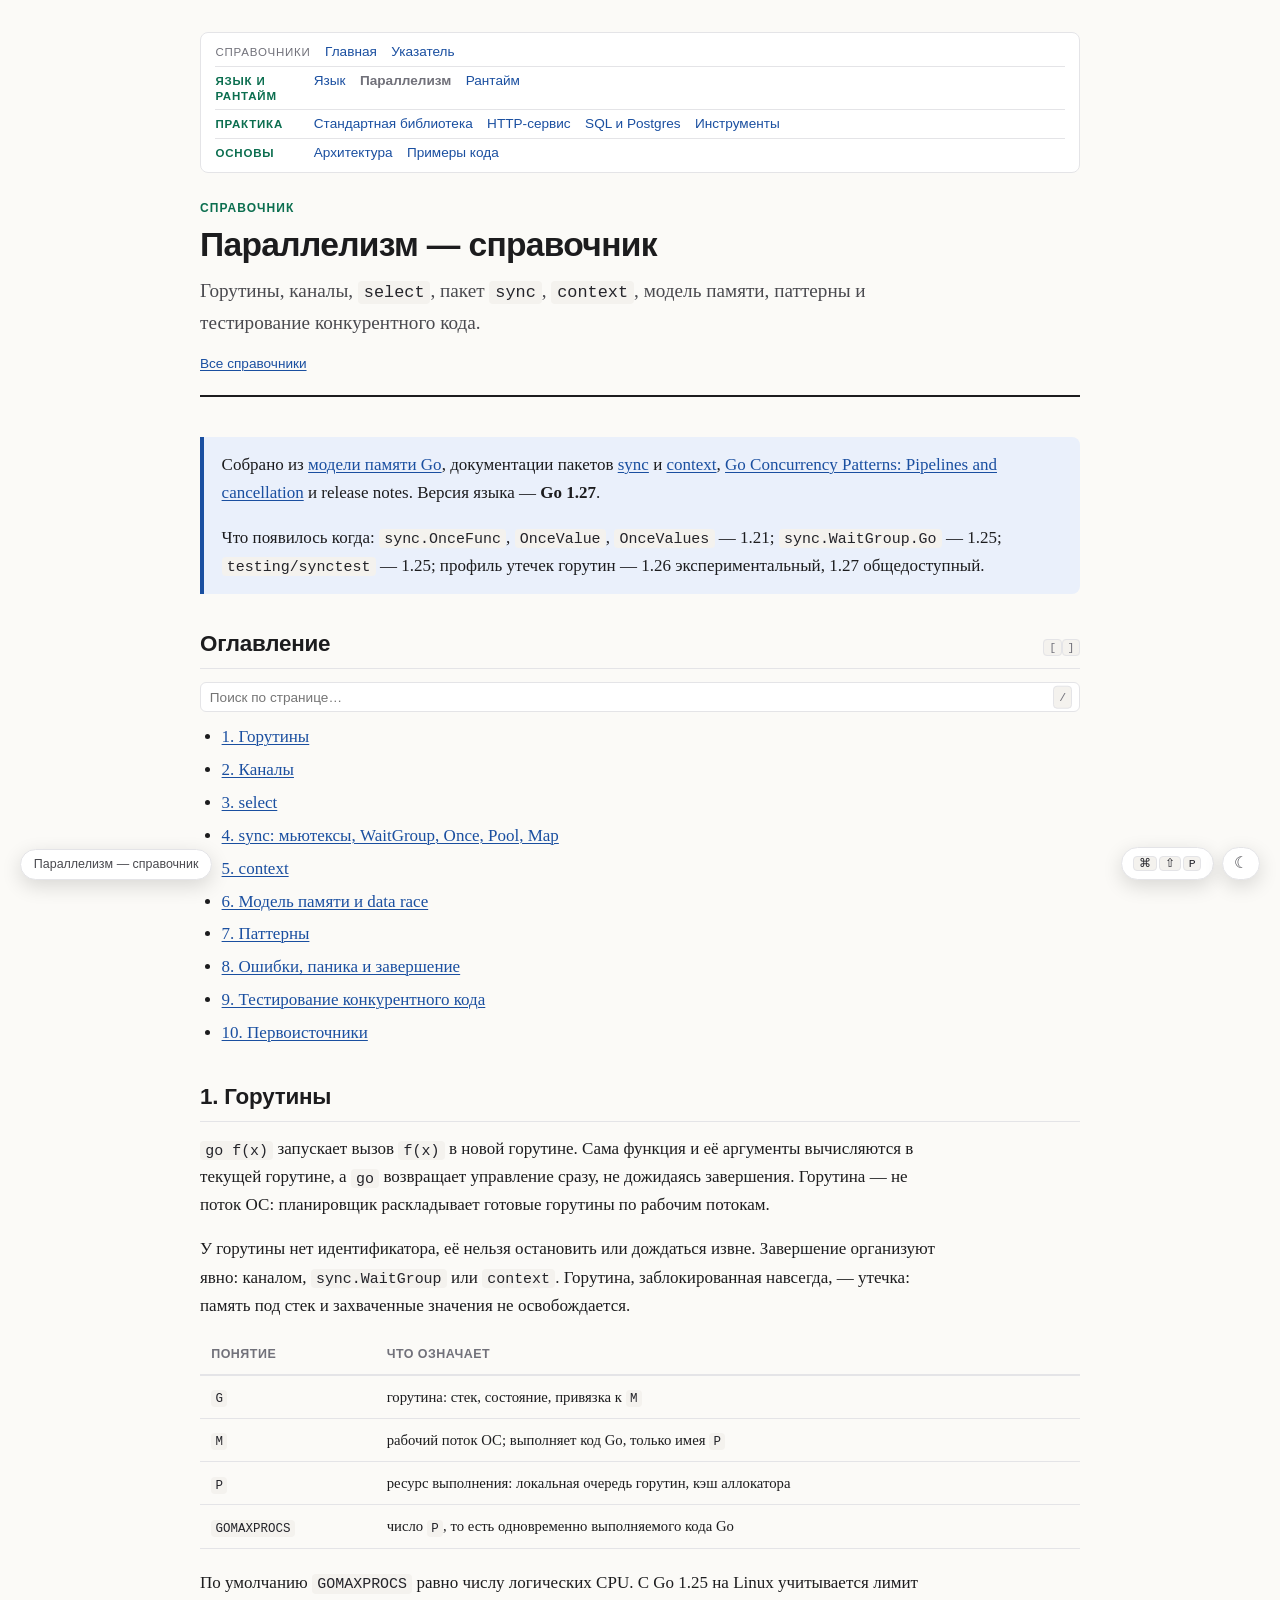
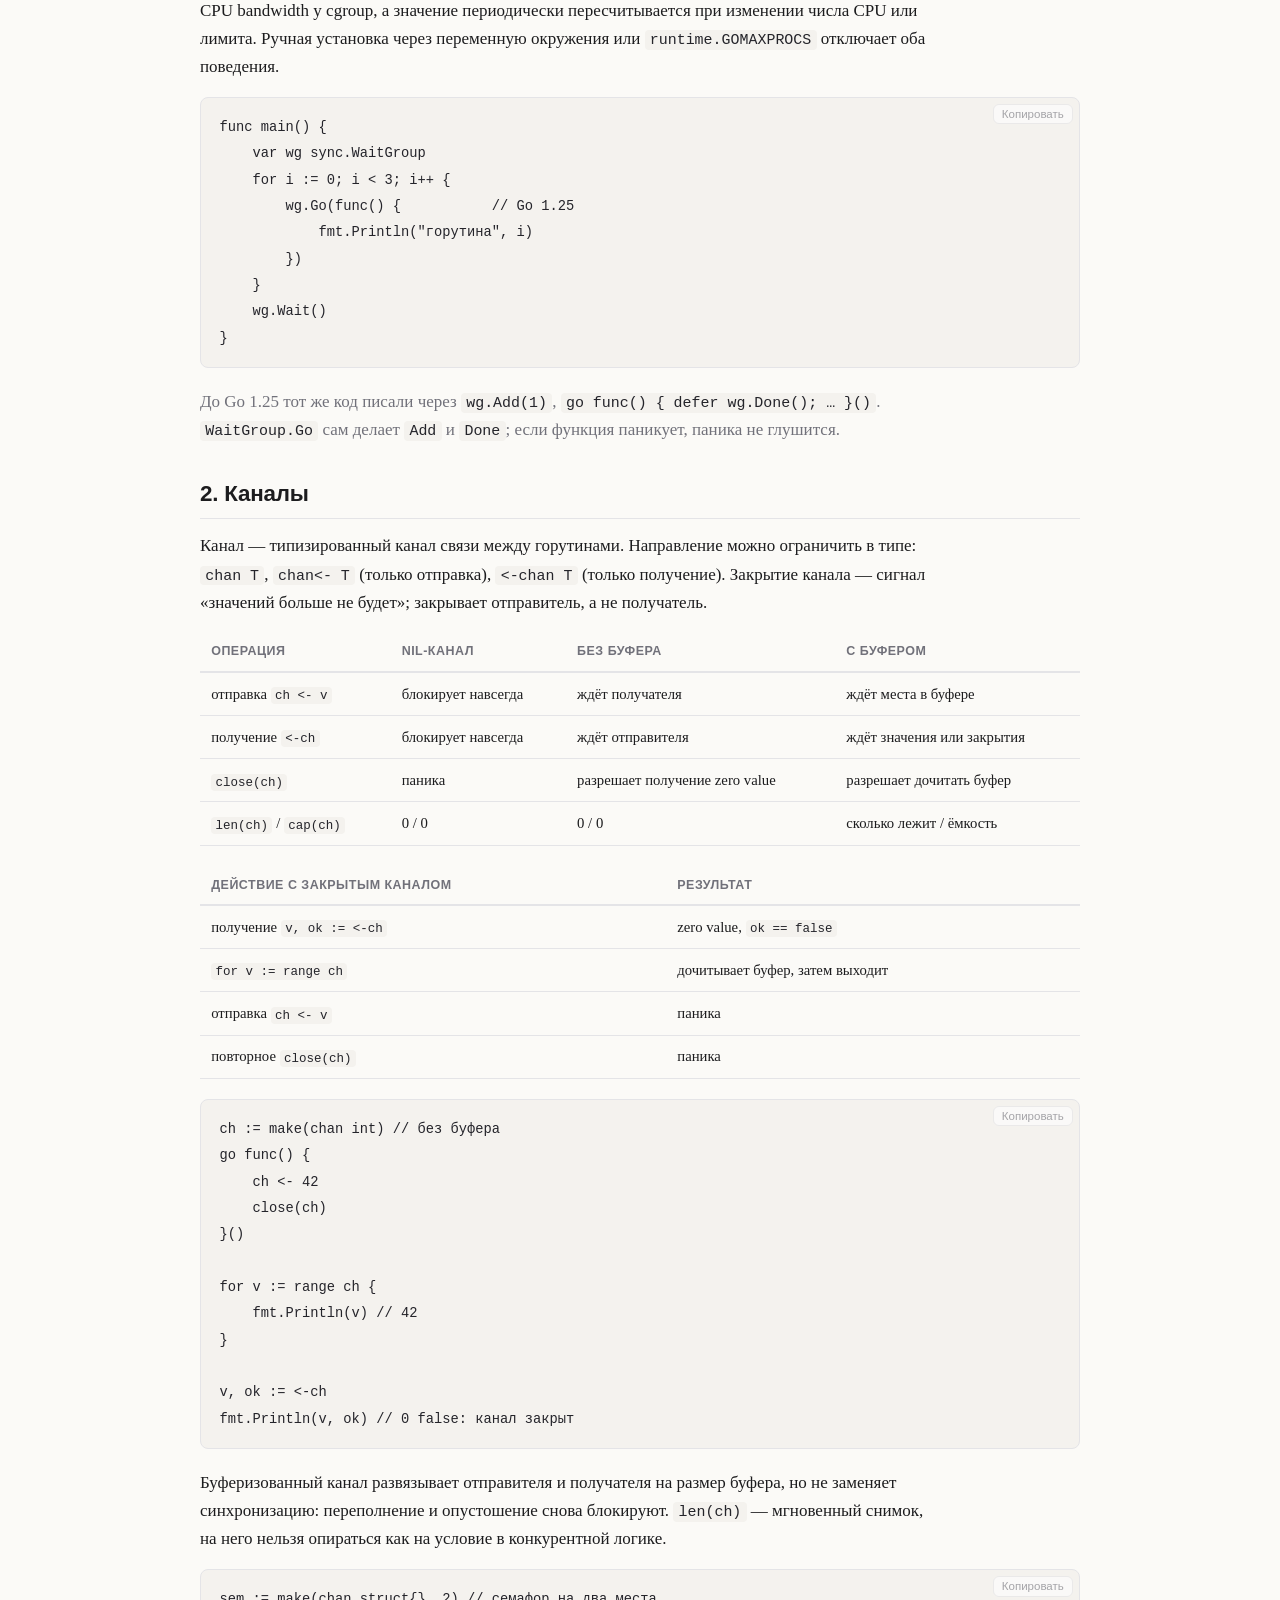
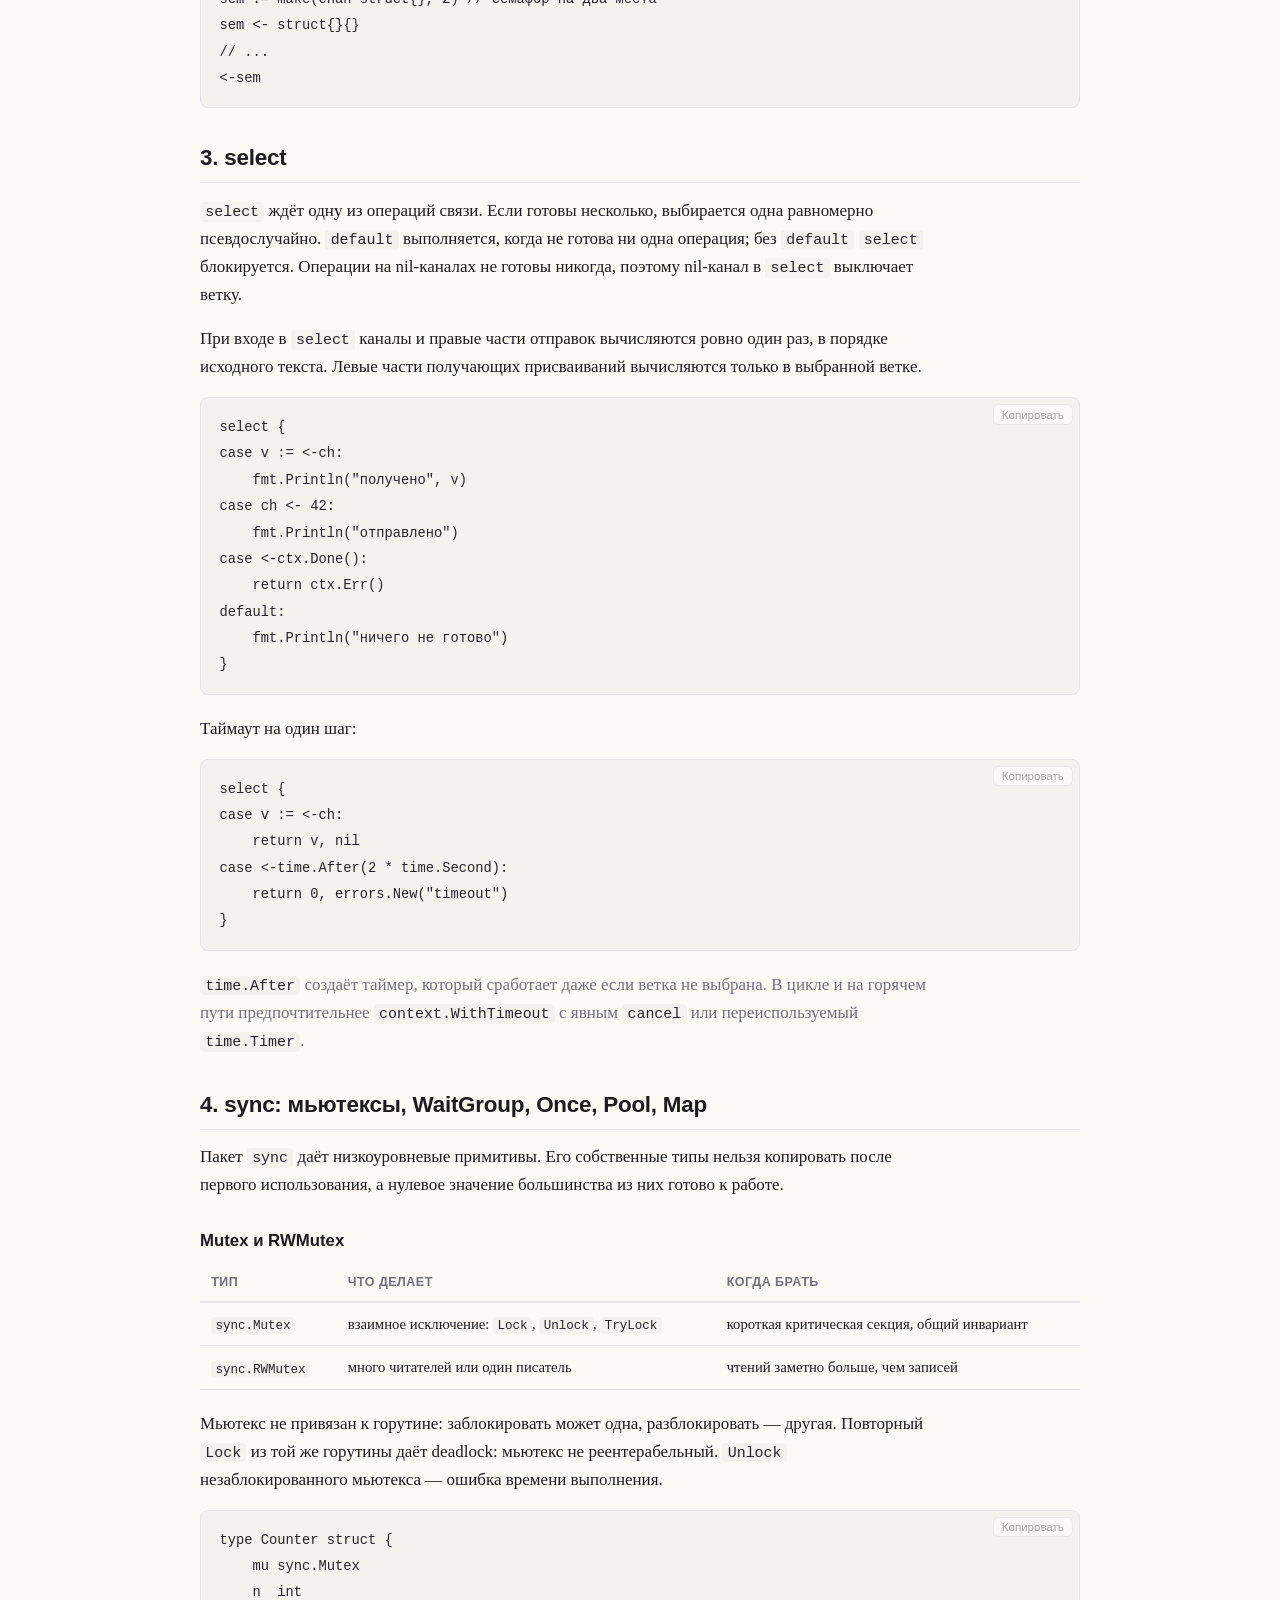
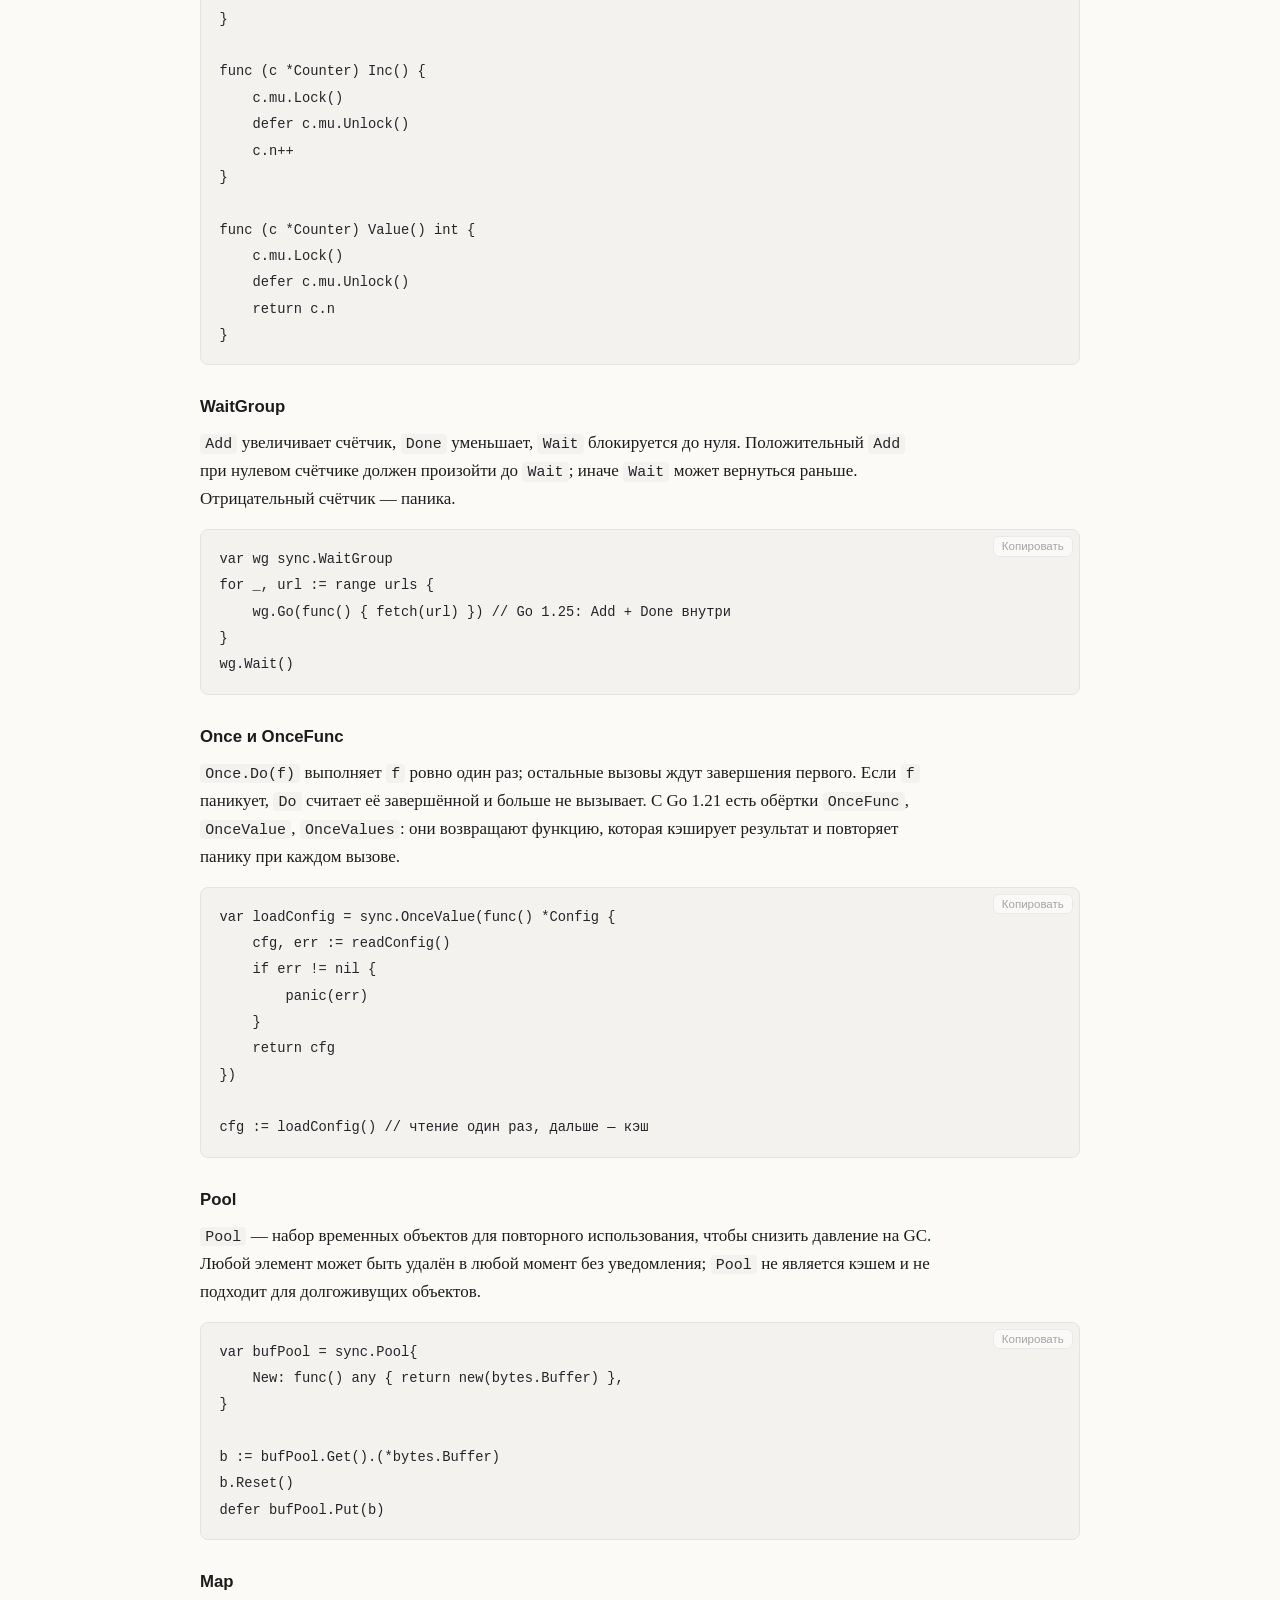
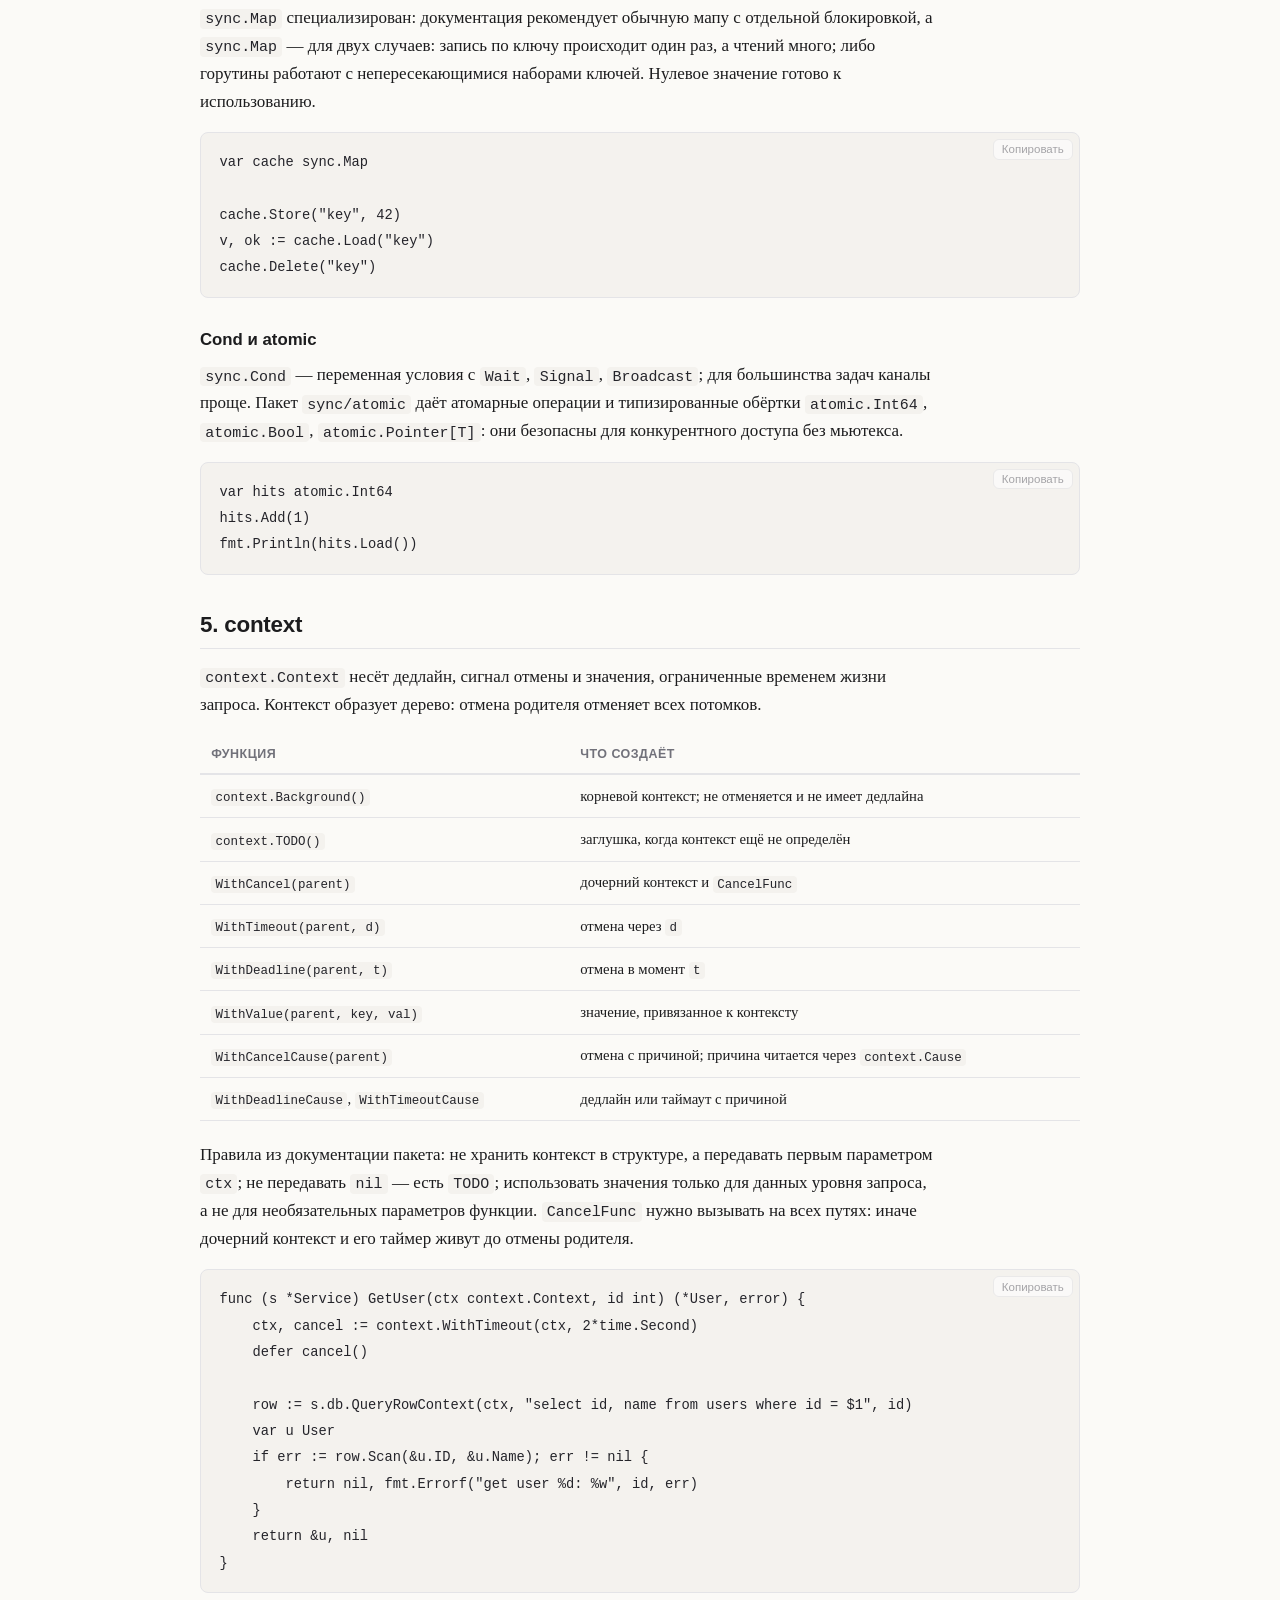
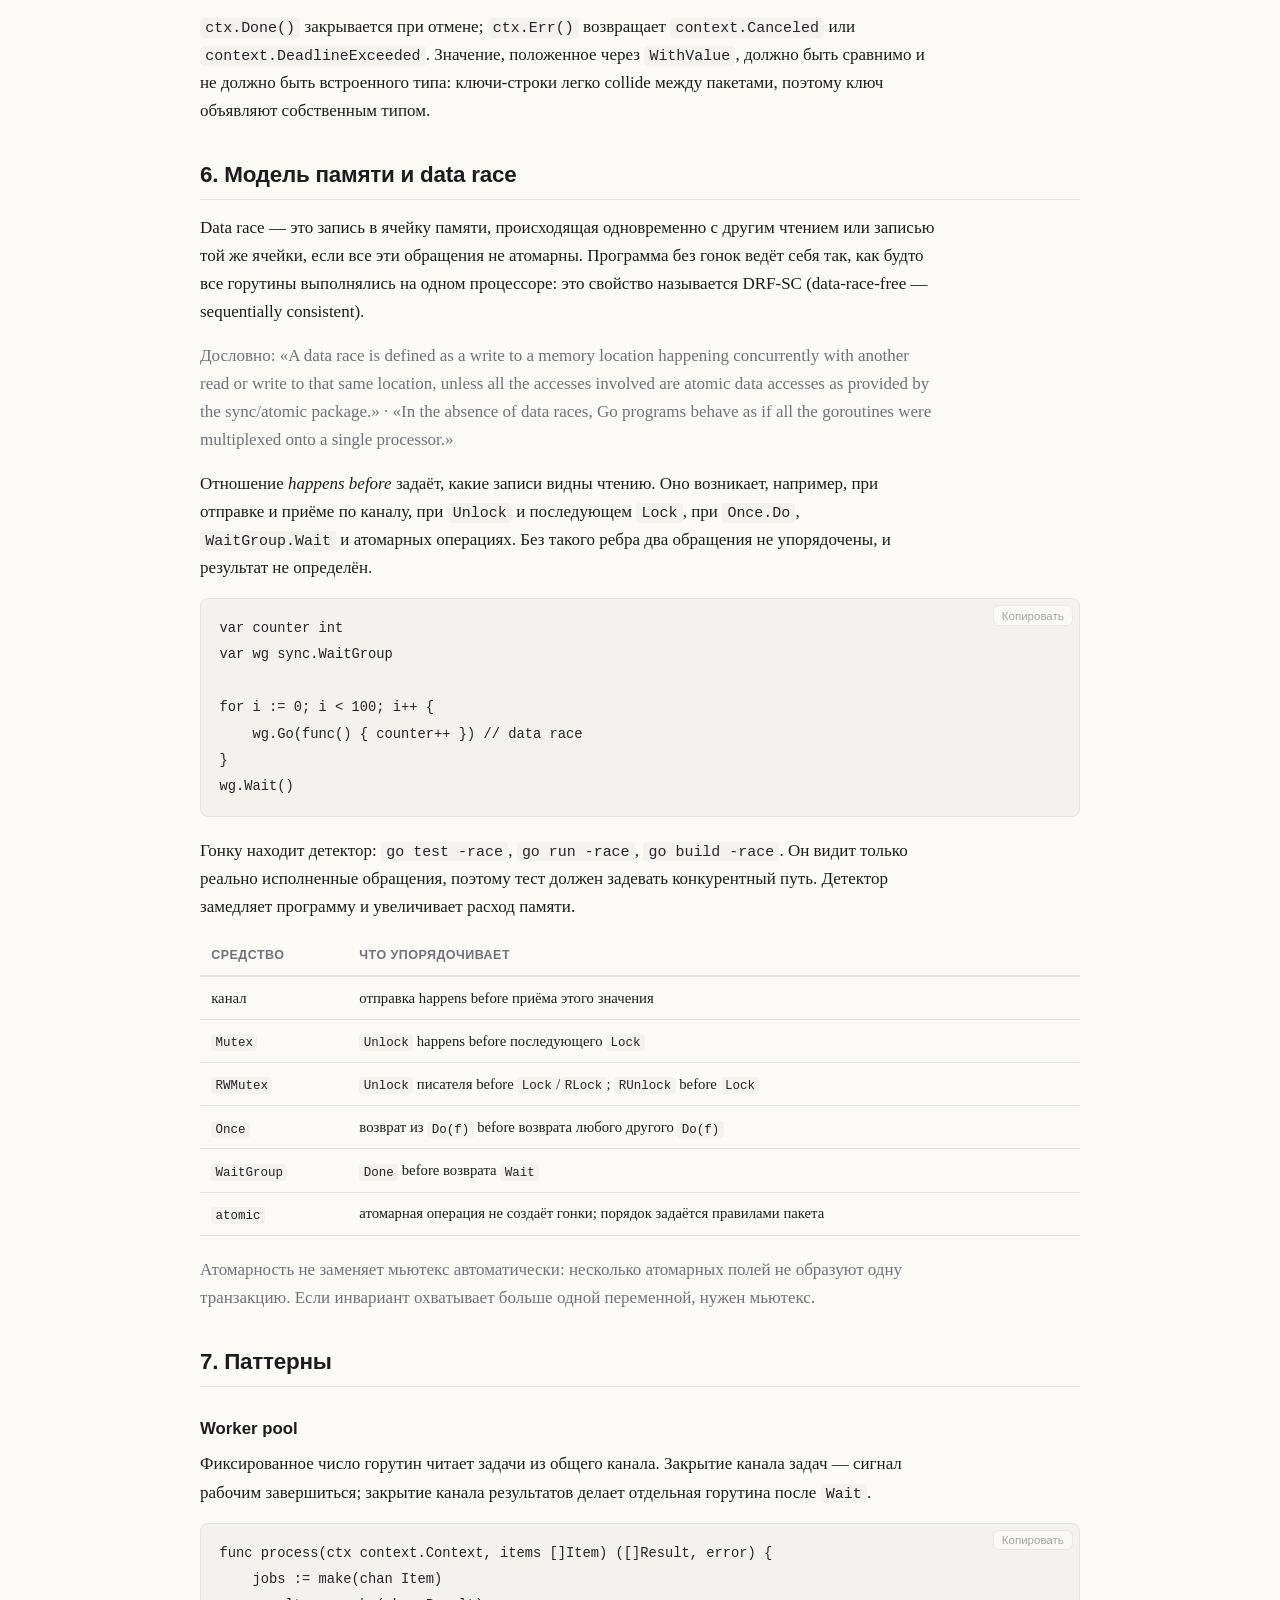
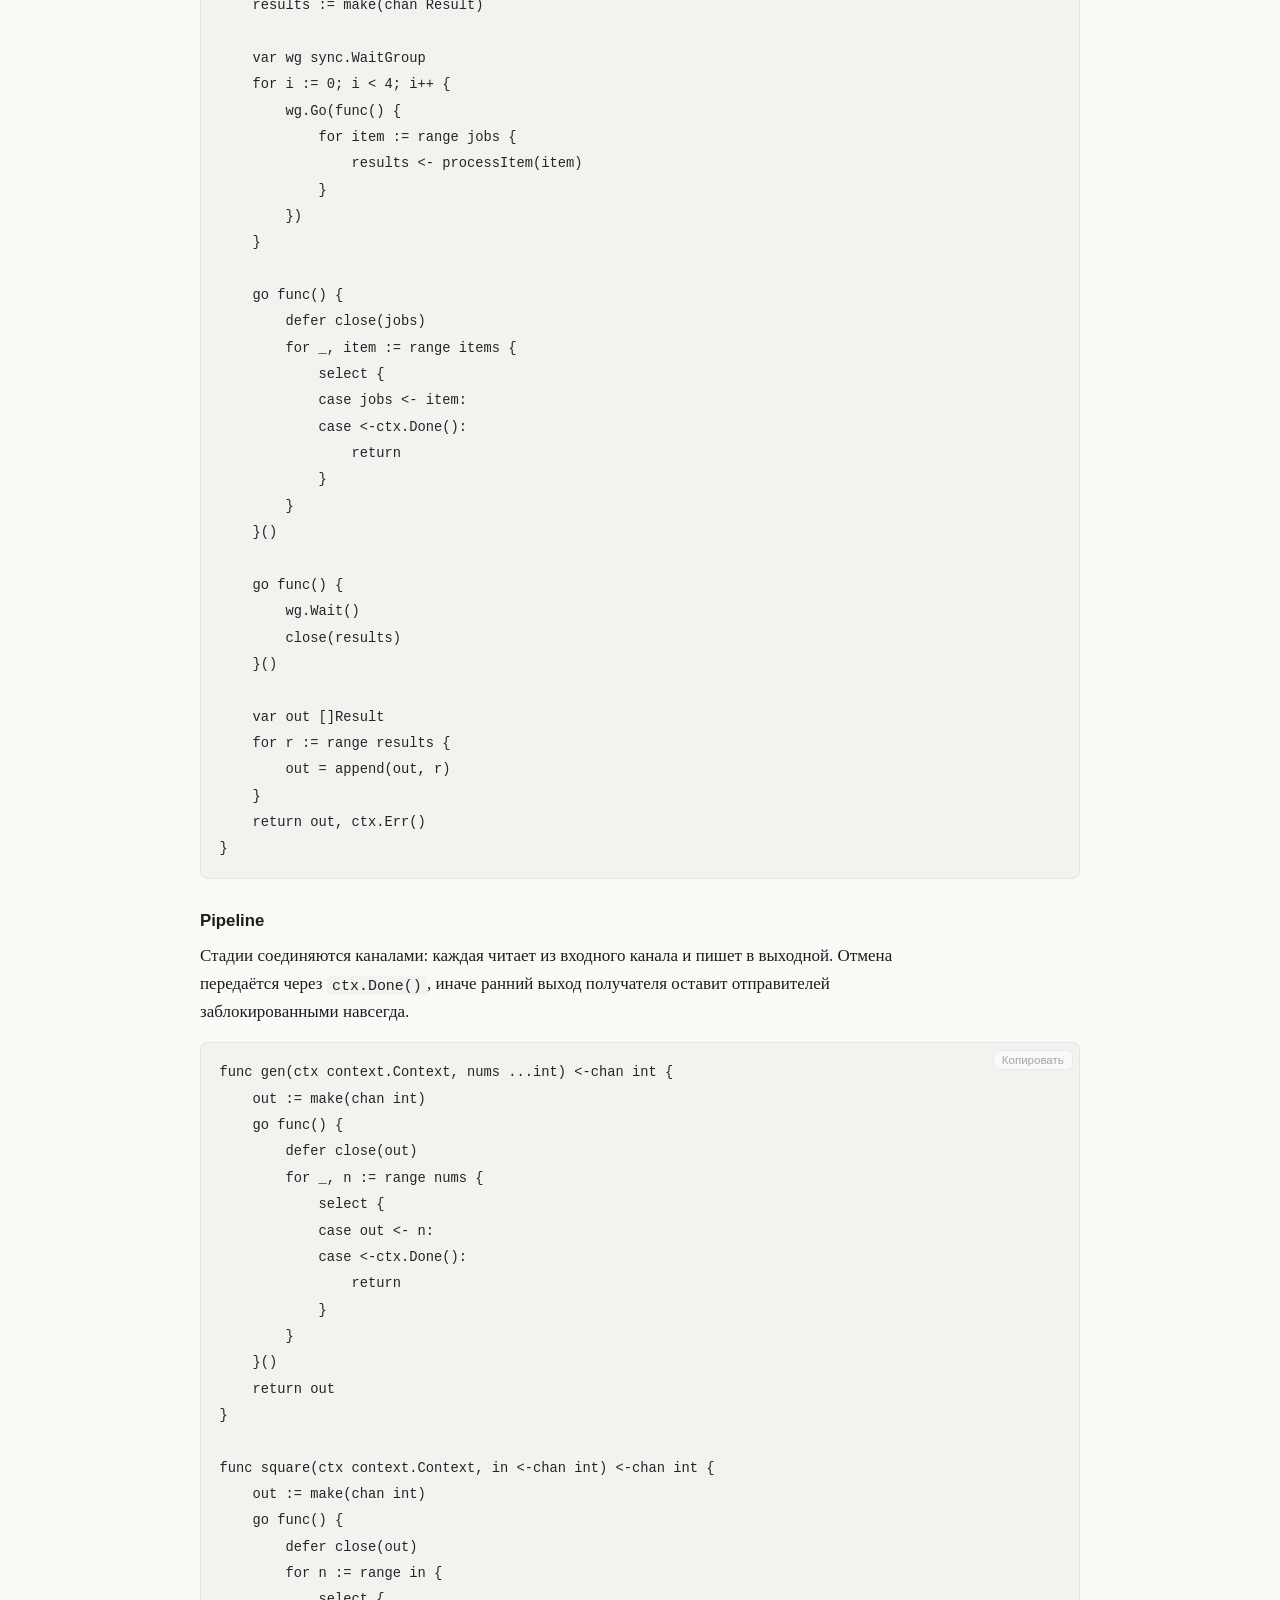
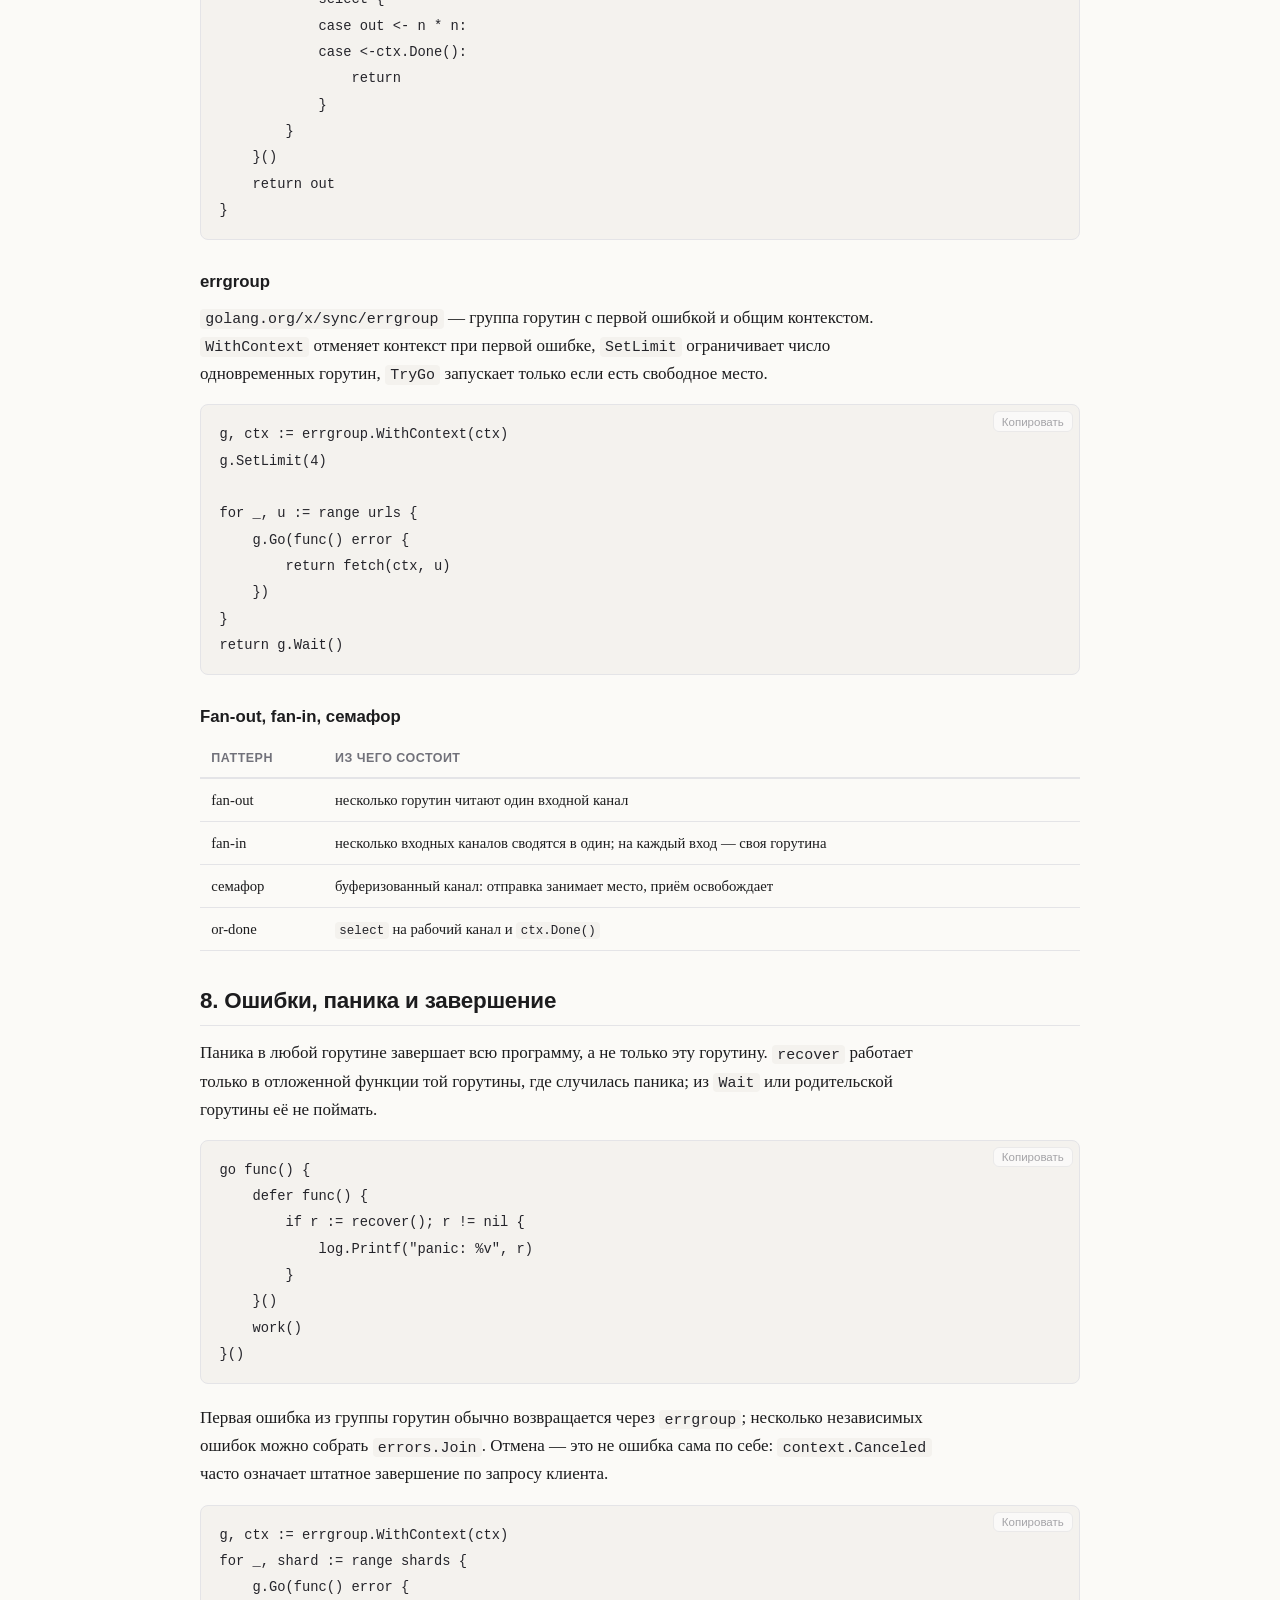
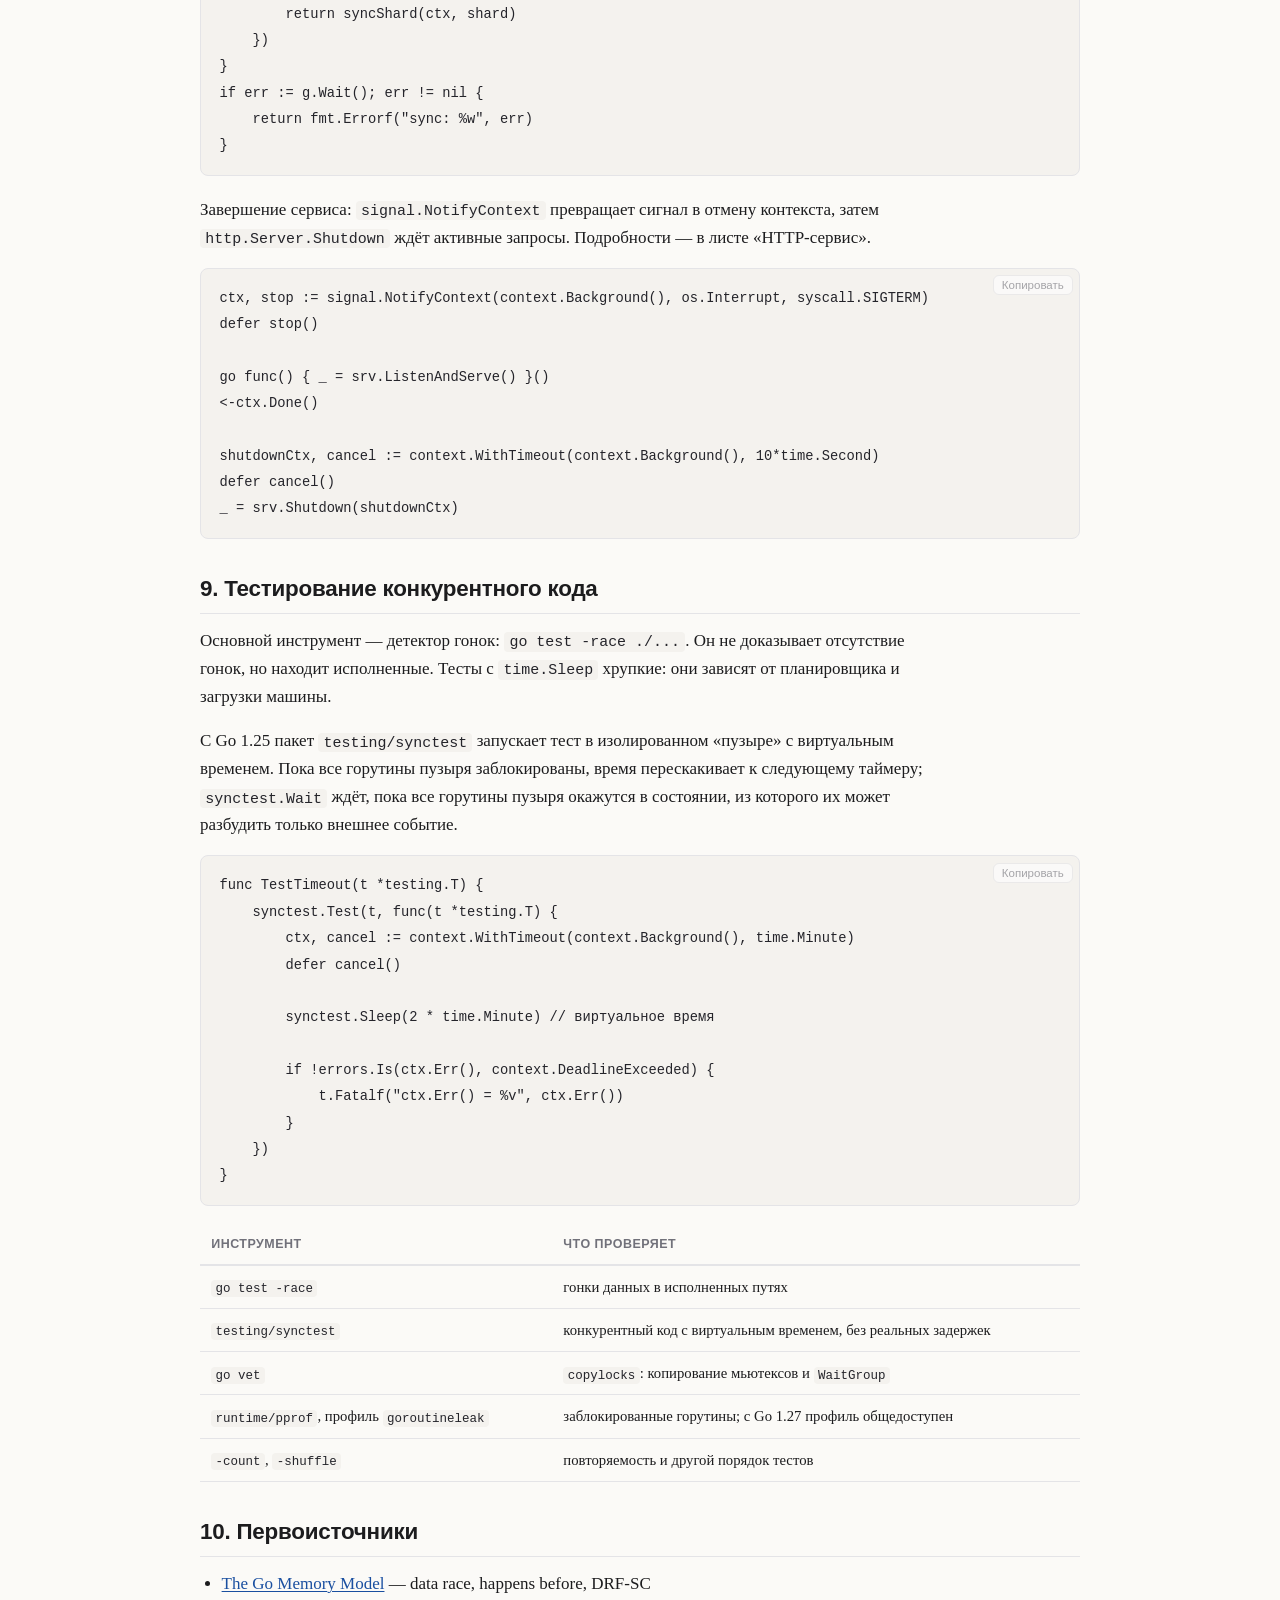
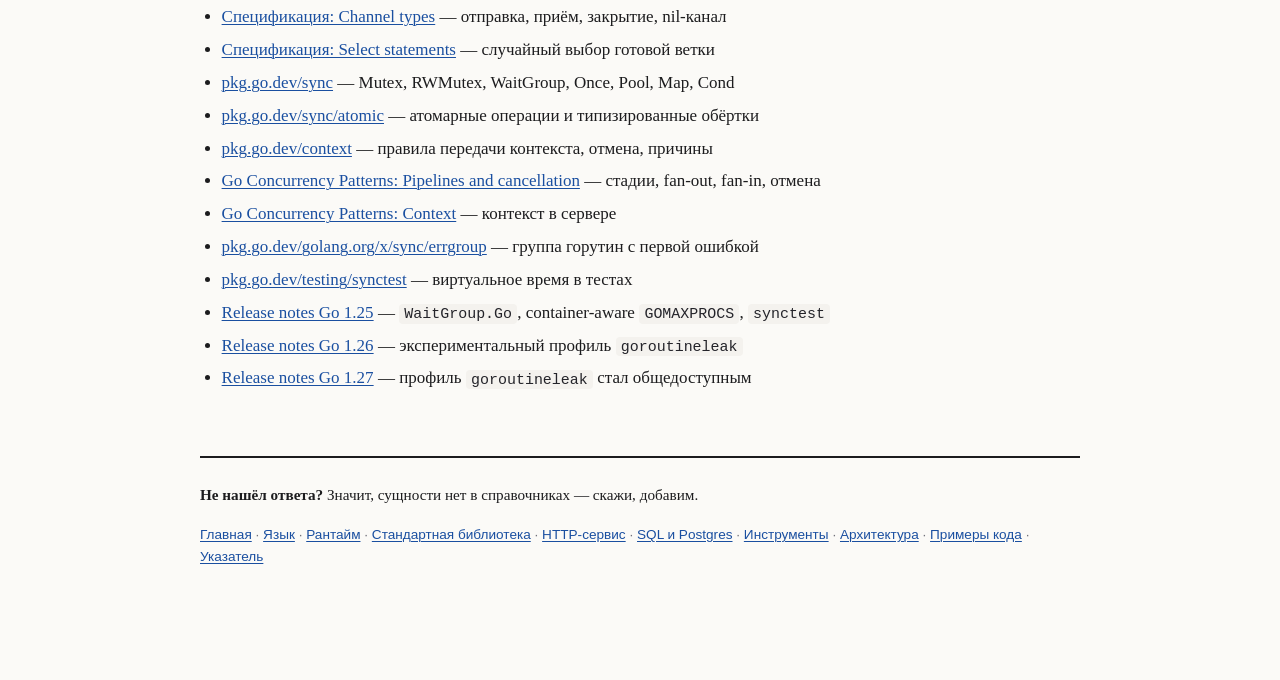
<file: concurrency.html>
<!doctype html>
<html lang="ru">
<head>
<meta charset="utf-8">
<meta name="viewport" content="width=device-width, initial-scale=1">
<title>Параллелизм — справочник</title>
<link rel="stylesheet" href="assets/reference.css">
<link rel="icon" type="image/svg+xml" href="assets/favicon.svg">
<script src="assets/reference.js"></script>
</head>
<body>
<main class="reference" id="top">

<div class="refside">
<nav class="refnav refnav--rows" aria-label="Справочники">
  <div class="refnav__row">
    <span class="refnav__label">Справочники</span>
    <a href="./index.html">Главная</a>
    <a href="./ukazatel.html">Указатель</a>
  </div>
  <div class="refnav__row">
    <span class="refnav__group">Язык и рантайм</span>
    <a href="./language.html">Язык</a>
    <span class="refnav__here" aria-current="page">Параллелизм</span>
    <a href="./runtime.html">Рантайм</a>
  </div>
  <div class="refnav__row">
    <span class="refnav__group">Практика</span>
    <a href="./stdlib.html">Стандартная библиотека</a>
    <a href="./http-service.html">HTTP-сервис</a>
    <a href="./sql.html">SQL и Postgres</a>
    <a href="./tooling.html">Инструменты</a>
  </div>
  <div class="refnav__row">
    <span class="refnav__group">Основы</span>
    <a href="./architecture.html">Архитектура</a>
    <a href="./examples.html">Примеры кода</a>
  </div>
</nav>

<aside class="refkeys" aria-label="Горячие клавиши">
  <span class="refkeys__title">Горячие клавиши</span>
  <ul>
    <li><kbd>/</kbd> — поиск по странице; <kbd>Enter</kbd> — следующее совпадение</li>
    <li><kbd>Ctrl</kbd>/<kbd>Cmd</kbd>+<kbd>E</kbd> — поиск по всем справочникам (<kbd>@</kbd> — разделы)</li>
    <li><kbd>Ctrl</kbd>/<kbd>Cmd</kbd>+<kbd>E</kbd> — в палитре вниз, <kbd>+Shift</kbd> — вверх</li>
    <li><kbd>Ctrl</kbd>/<kbd>Cmd</kbd>+<kbd>Shift</kbd>+<kbd>P</kbd> — палитра команд: что можно сделать</li>
    <li><kbd>[</kbd> <kbd>]</kbd> — предыдущий / следующий раздел</li>
    <li><kbd>j</kbd> / <kbd>k</kbd> — скролл вниз / вверх</li>
    <li><kbd>g</kbd> <kbd>g</kbd> — в начало страницы</li>
    <li><kbd>G</kbd> — в конец страницы</li>
    <li><kbd>t</kbd> — скрыть оглавление</li>
    <li><kbd>n</kbd> — показать/скрыть навигацию</li>
    <li><kbd>z</kbd> — Zen-режим: только текст</li>
    <li><kbd>y</kbd> — ссылка на раздел</li>
    <li><kbd>Esc</kbd> — очистить поиск и снять фокус; в Zen — выйти</li>
  </ul>
</aside>
</div>

<header class="reference-header">
  <p class="reference-meta">Справочник</p>
  <h1>Параллелизм — справочник</h1>
  <p class="lead">Горутины, каналы, <code>select</code>, пакет <code>sync</code>, <code>context</code>, модель памяти, паттерны и тестирование конкурентного кода.</p>
  <p class="reference-sub"><a href="./index.html">Все справочники</a></p>
</header>

<div class="callout callout--info">
  <p>Собрано из <a href="https://go.dev/ref/mem">модели памяти Go</a>, документации пакетов <a href="https://pkg.go.dev/sync">sync</a> и <a href="https://pkg.go.dev/context">context</a>, <a href="https://go.dev/blog/pipelines">Go Concurrency Patterns: Pipelines and cancellation</a> и release notes. Версия языка — <strong>Go 1.27</strong>.</p>
  <p>Что появилось когда: <code>sync.OnceFunc</code>, <code>OnceValue</code>, <code>OnceValues</code> — 1.21; <code>sync.WaitGroup.Go</code> — 1.25; <code>testing/synctest</code> — 1.25; профиль утечек горутин — 1.26 экспериментальный, 1.27 общедоступный.</p>
</div>

<nav id="toc" aria-label="Разделы страницы">
  <h2>Оглавление</h2>
  <div class="refsearch">
    <input type="search" id="refSearch" placeholder="Поиск по странице…" autocomplete="off" aria-label="Поиск по странице">
    <p class="refsearch__status" id="refSearchStatus" role="status"></p>
    <ul id="refSearchResults" class="refsearch__results" hidden></ul>
  </div>
  <ul>
    <li><a href="#goroutines">1. Горутины</a></li>
    <li><a href="#channels">2. Каналы</a></li>
    <li><a href="#select">3. select</a></li>
    <li><a href="#sync">4. sync: мьютексы, WaitGroup, Once, Pool, Map</a></li>
    <li><a href="#context">5. context</a></li>
    <li><a href="#memory-model">6. Модель памяти и data race</a></li>
    <li><a href="#patterns">7. Паттерны</a></li>
    <li><a href="#errors">8. Ошибки, паника и завершение</a></li>
    <li><a href="#testing">9. Тестирование конкурентного кода</a></li>
    <li><a href="#sources">10. Первоисточники</a></li>
  </ul>
</nav>

<section id="goroutines">
  <h2>1. Горутины</h2>

  <p><code>go f(x)</code> запускает вызов <code>f(x)</code> в новой горутине. Сама функция и её аргументы вычисляются в текущей горутине, а <code>go</code> возвращает управление сразу, не дожидаясь завершения. Горутина — не поток ОС: планировщик раскладывает готовые горутины по рабочим потокам.</p>

  <p>У горутины нет идентификатора, её нельзя остановить или дождаться извне. Завершение организуют явно: каналом, <code>sync.WaitGroup</code> или <code>context</code>. Горутина, заблокированная навсегда, — утечка: память под стек и захваченные значения не освобождается.</p>

  <div class="table-wrap">
    <table>
      <thead><tr><th>Понятие</th><th>Что означает</th></tr></thead>
      <tbody>
        <tr><td><code>G</code></td><td>горутина: стек, состояние, привязка к <code>M</code></td></tr>
        <tr><td><code>M</code></td><td>рабочий поток ОС; выполняет код Go, только имея <code>P</code></td></tr>
        <tr><td><code>P</code></td><td>ресурс выполнения: локальная очередь горутин, кэш аллокатора</td></tr>
        <tr><td><code>GOMAXPROCS</code></td><td>число <code>P</code>, то есть одновременно выполняемого кода Go</td></tr>
      </tbody>
    </table>
  </div>

  <p>По умолчанию <code>GOMAXPROCS</code> равно числу логических CPU. С Go 1.25 на Linux учитывается лимит CPU bandwidth у cgroup, а значение периодически пересчитывается при изменении числа CPU или лимита. Ручная установка через переменную окружения или <code>runtime.GOMAXPROCS</code> отключает оба поведения.</p>

  <pre><code>func main() {
    var wg sync.WaitGroup
    for i := 0; i &lt; 3; i++ {
        wg.Go(func() {           // Go 1.25
            fmt.Println("горутина", i)
        })
    }
    wg.Wait()
}</code></pre>

  <p class="is-muted">До Go 1.25 тот же код писали через <code>wg.Add(1)</code>, <code>go func() { defer wg.Done(); … }()</code>. <code>WaitGroup.Go</code> сам делает <code>Add</code> и <code>Done</code>; если функция паникует, паника не глушится.</p>
</section>

<section id="channels">
  <h2>2. Каналы</h2>

  <p>Канал — типизированный канал связи между горутинами. Направление можно ограничить в типе: <code>chan T</code>, <code>chan&lt;- T</code> (только отправка), <code>&lt;-chan T</code> (только получение). Закрытие канала — сигнал «значений больше не будет»; закрывает отправитель, а не получатель.</p>

  <div class="table-wrap">
    <table>
      <thead><tr><th>Операция</th><th>nil-канал</th><th>Без буфера</th><th>С буфером</th></tr></thead>
      <tbody>
        <tr><td>отправка <code>ch &lt;- v</code></td><td>блокирует навсегда</td><td>ждёт получателя</td><td>ждёт места в буфере</td></tr>
        <tr><td>получение <code>&lt;-ch</code></td><td>блокирует навсегда</td><td>ждёт отправителя</td><td>ждёт значения или закрытия</td></tr>
        <tr><td><code>close(ch)</code></td><td>паника</td><td>разрешает получение zero value</td><td>разрешает дочитать буфер</td></tr>
        <tr><td><code>len(ch)</code> / <code>cap(ch)</code></td><td>0 / 0</td><td>0 / 0</td><td>сколько лежит / ёмкость</td></tr>
      </tbody>
    </table>
  </div>

  <div class="table-wrap">
    <table>
      <thead><tr><th>Действие с закрытым каналом</th><th>Результат</th></tr></thead>
      <tbody>
        <tr><td>получение <code>v, ok := &lt;-ch</code></td><td>zero value, <code>ok == false</code></td></tr>
        <tr><td><code>for v := range ch</code></td><td>дочитывает буфер, затем выходит</td></tr>
        <tr><td>отправка <code>ch &lt;- v</code></td><td>паника</td></tr>
        <tr><td>повторное <code>close(ch)</code></td><td>паника</td></tr>
      </tbody>
    </table>
  </div>

  <pre><code>ch := make(chan int) // без буфера
go func() {
    ch &lt;- 42
    close(ch)
}()

for v := range ch {
    fmt.Println(v) // 42
}

v, ok := &lt;-ch
fmt.Println(v, ok) // 0 false: канал закрыт</code></pre>

  <p>Буферизованный канал развязывает отправителя и получателя на размер буфера, но не заменяет синхронизацию: переполнение и опустошение снова блокируют. <code>len(ch)</code> — мгновенный снимок, на него нельзя опираться как на условие в конкурентной логике.</p>

  <pre><code>sem := make(chan struct{}, 2) // семафор на два места
sem &lt;- struct{}{}
// ...
&lt;-sem</code></pre>
</section>

<section id="select">
  <h2>3. select</h2>

  <p><code>select</code> ждёт одну из операций связи. Если готовы несколько, выбирается одна равномерно псевдослучайно. <code>default</code> выполняется, когда не готова ни одна операция; без <code>default</code> <code>select</code> блокируется. Операции на nil-каналах не готовы никогда, поэтому nil-канал в <code>select</code> выключает ветку.</p>

  <p>При входе в <code>select</code> каналы и правые части отправок вычисляются ровно один раз, в порядке исходного текста. Левые части получающих присваиваний вычисляются только в выбранной ветке.</p>

  <pre><code>select {
case v := &lt;-ch:
    fmt.Println("получено", v)
case ch &lt;- 42:
    fmt.Println("отправлено")
case &lt;-ctx.Done():
    return ctx.Err()
default:
    fmt.Println("ничего не готово")
}</code></pre>

  <p>Таймаут на один шаг:</p>

  <pre><code>select {
case v := &lt;-ch:
    return v, nil
case &lt;-time.After(2 * time.Second):
    return 0, errors.New("timeout")
}</code></pre>

  <p class="is-muted"><code>time.After</code> создаёт таймер, который сработает даже если ветка не выбрана. В цикле и на горячем пути предпочтительнее <code>context.WithTimeout</code> с явным <code>cancel</code> или переиспользуемый <code>time.Timer</code>.</p>
</section>

<section id="sync">
  <h2>4. sync: мьютексы, WaitGroup, Once, Pool, Map</h2>

  <p>Пакет <code>sync</code> даёт низкоуровневые примитивы. Его собственные типы нельзя копировать после первого использования, а нулевое значение большинства из них готово к работе.</p>

  <h3 id="mutex">Mutex и RWMutex</h3>
  <div class="table-wrap">
    <table>
      <thead><tr><th>Тип</th><th>Что делает</th><th>Когда брать</th></tr></thead>
      <tbody>
        <tr><td><code>sync.Mutex</code></td><td>взаимное исключение: <code>Lock</code>, <code>Unlock</code>, <code>TryLock</code></td><td>короткая критическая секция, общий инвариант</td></tr>
        <tr><td><code>sync.RWMutex</code></td><td>много читателей или один писатель</td><td>чтений заметно больше, чем записей</td></tr>
      </tbody>
    </table>
  </div>

  <p>Мьютекс не привязан к горутине: заблокировать может одна, разблокировать — другая. Повторный <code>Lock</code> из той же горутины даёт deadlock: мьютекс не реентерабельный. <code>Unlock</code> незаблокированного мьютекса — ошибка времени выполнения.</p>

  <pre><code>type Counter struct {
    mu sync.Mutex
    n  int
}

func (c *Counter) Inc() {
    c.mu.Lock()
    defer c.mu.Unlock()
    c.n++
}

func (c *Counter) Value() int {
    c.mu.Lock()
    defer c.mu.Unlock()
    return c.n
}</code></pre>

  <h3 id="waitgroup">WaitGroup</h3>
  <p><code>Add</code> увеличивает счётчик, <code>Done</code> уменьшает, <code>Wait</code> блокируется до нуля. Положительный <code>Add</code> при нулевом счётчике должен произойти до <code>Wait</code>; иначе <code>Wait</code> может вернуться раньше. Отрицательный счётчик — паника.</p>

  <pre><code>var wg sync.WaitGroup
for _, url := range urls {
    wg.Go(func() { fetch(url) }) // Go 1.25: Add + Done внутри
}
wg.Wait()</code></pre>

  <h3 id="once">Once и OnceFunc</h3>
  <p><code>Once.Do(f)</code> выполняет <code>f</code> ровно один раз; остальные вызовы ждут завершения первого. Если <code>f</code> паникует, <code>Do</code> считает её завершённой и больше не вызывает. С Go 1.21 есть обёртки <code>OnceFunc</code>, <code>OnceValue</code>, <code>OnceValues</code>: они возвращают функцию, которая кэширует результат и повторяет панику при каждом вызове.</p>

  <pre><code>var loadConfig = sync.OnceValue(func() *Config {
    cfg, err := readConfig()
    if err != nil {
        panic(err)
    }
    return cfg
})

cfg := loadConfig() // чтение один раз, дальше — кэш</code></pre>

  <h3 id="pool">Pool</h3>
  <p><code>Pool</code> — набор временных объектов для повторного использования, чтобы снизить давление на GC. Любой элемент может быть удалён в любой момент без уведомления; <code>Pool</code> не является кэшем и не подходит для долгоживущих объектов.</p>

  <pre><code>var bufPool = sync.Pool{
    New: func() any { return new(bytes.Buffer) },
}

b := bufPool.Get().(*bytes.Buffer)
b.Reset()
defer bufPool.Put(b)</code></pre>

  <h3 id="sync-map">Map</h3>
  <p><code>sync.Map</code> специализирован: документация рекомендует обычную мапу с отдельной блокировкой, а <code>sync.Map</code> — для двух случаев: запись по ключу происходит один раз, а чтений много; либо горутины работают с непересекающимися наборами ключей. Нулевое значение готово к использованию.</p>

  <pre><code>var cache sync.Map

cache.Store("key", 42)
v, ok := cache.Load("key")
cache.Delete("key")</code></pre>

  <h3 id="cond-atomic">Cond и atomic</h3>
  <p><code>sync.Cond</code> — переменная условия с <code>Wait</code>, <code>Signal</code>, <code>Broadcast</code>; для большинства задач каналы проще. Пакет <code>sync/atomic</code> даёт атомарные операции и типизированные обёртки <code>atomic.Int64</code>, <code>atomic.Bool</code>, <code>atomic.Pointer[T]</code>: они безопасны для конкурентного доступа без мьютекса.</p>

  <pre><code>var hits atomic.Int64
hits.Add(1)
fmt.Println(hits.Load())</code></pre>
</section>

<section id="context">
  <h2>5. context</h2>

  <p><code>context.Context</code> несёт дедлайн, сигнал отмены и значения, ограниченные временем жизни запроса. Контекст образует дерево: отмена родителя отменяет всех потомков.</p>

  <div class="table-wrap">
    <table>
      <thead><tr><th>Функция</th><th>Что создаёт</th></tr></thead>
      <tbody>
        <tr><td><code>context.Background()</code></td><td>корневой контекст; не отменяется и не имеет дедлайна</td></tr>
        <tr><td><code>context.TODO()</code></td><td>заглушка, когда контекст ещё не определён</td></tr>
        <tr><td><code>WithCancel(parent)</code></td><td>дочерний контекст и <code>CancelFunc</code></td></tr>
        <tr><td><code>WithTimeout(parent, d)</code></td><td>отмена через <code>d</code></td></tr>
        <tr><td><code>WithDeadline(parent, t)</code></td><td>отмена в момент <code>t</code></td></tr>
        <tr><td><code>WithValue(parent, key, val)</code></td><td>значение, привязанное к контексту</td></tr>
        <tr><td><code>WithCancelCause(parent)</code></td><td>отмена с причиной; причина читается через <code>context.Cause</code></td></tr>
        <tr><td><code>WithDeadlineCause</code>, <code>WithTimeoutCause</code></td><td>дедлайн или таймаут с причиной</td></tr>
      </tbody>
    </table>
  </div>

  <p>Правила из документации пакета: не хранить контекст в структуре, а передавать первым параметром <code>ctx</code>; не передавать <code>nil</code> — есть <code>TODO</code>; использовать значения только для данных уровня запроса, а не для необязательных параметров функции. <code>CancelFunc</code> нужно вызывать на всех путях: иначе дочерний контекст и его таймер живут до отмены родителя.</p>

  <pre><code>func (s *Service) GetUser(ctx context.Context, id int) (*User, error) {
    ctx, cancel := context.WithTimeout(ctx, 2*time.Second)
    defer cancel()

    row := s.db.QueryRowContext(ctx, "select id, name from users where id = $1", id)
    var u User
    if err := row.Scan(&amp;u.ID, &amp;u.Name); err != nil {
        return nil, fmt.Errorf("get user %d: %w", id, err)
    }
    return &amp;u, nil
}</code></pre>

  <p><code>ctx.Done()</code> закрывается при отмене; <code>ctx.Err()</code> возвращает <code>context.Canceled</code> или <code>context.DeadlineExceeded</code>. Значение, положенное через <code>WithValue</code>, должно быть сравнимо и не должно быть встроенного типа: ключи-строки легко collide между пакетами, поэтому ключ объявляют собственным типом.</p>
</section>

<section id="memory-model">
  <h2>6. Модель памяти и data race</h2>

  <p>Data race — это запись в ячейку памяти, происходящая одновременно с другим чтением или записью той же ячейки, если все эти обращения не атомарны. Программа без гонок ведёт себя так, как будто все горутины выполнялись на одном процессоре: это свойство называется DRF-SC (data-race-free — sequentially consistent).</p>

  <p class="is-muted">Дословно: «A data race is defined as a write to a memory location happening concurrently with another read or write to that same location, unless all the accesses involved are atomic data accesses as provided by the sync/atomic package.» · «In the absence of data races, Go programs behave as if all the goroutines were multiplexed onto a single processor.»</p>

  <p>Отношение <em>happens before</em> задаёт, какие записи видны чтению. Оно возникает, например, при отправке и приёме по каналу, при <code>Unlock</code> и последующем <code>Lock</code>, при <code>Once.Do</code>, <code>WaitGroup.Wait</code> и атомарных операциях. Без такого ребра два обращения не упорядочены, и результат не определён.</p>

  <pre><code>var counter int
var wg sync.WaitGroup

for i := 0; i &lt; 100; i++ {
    wg.Go(func() { counter++ }) // data race
}
wg.Wait()</code></pre>

  <p>Гонку находит детектор: <code>go test -race</code>, <code>go run -race</code>, <code>go build -race</code>. Он видит только реально исполненные обращения, поэтому тест должен задевать конкурентный путь. Детектор замедляет программу и увеличивает расход памяти.</p>

  <div class="table-wrap">
    <table>
      <thead><tr><th>Средство</th><th>Что упорядочивает</th></tr></thead>
      <tbody>
        <tr><td>канал</td><td>отправка happens before приёма этого значения</td></tr>
        <tr><td><code>Mutex</code></td><td><code>Unlock</code> happens before последующего <code>Lock</code></td></tr>
        <tr><td><code>RWMutex</code></td><td><code>Unlock</code> писателя before <code>Lock</code>/<code>RLock</code>; <code>RUnlock</code> before <code>Lock</code></td></tr>
        <tr><td><code>Once</code></td><td>возврат из <code>Do(f)</code> before возврата любого другого <code>Do(f)</code></td></tr>
        <tr><td><code>WaitGroup</code></td><td><code>Done</code> before возврата <code>Wait</code></td></tr>
        <tr><td><code>atomic</code></td><td>атомарная операция не создаёт гонки; порядок задаётся правилами пакета</td></tr>
      </tbody>
    </table>
  </div>

  <p class="is-muted">Атомарность не заменяет мьютекс автоматически: несколько атомарных полей не образуют одну транзакцию. Если инвариант охватывает больше одной переменной, нужен мьютекс.</p>
</section>

<section id="patterns">
  <h2>7. Паттерны</h2>

  <h3 id="worker-pool">Worker pool</h3>
  <p>Фиксированное число горутин читает задачи из общего канала. Закрытие канала задач — сигнал рабочим завершиться; закрытие канала результатов делает отдельная горутина после <code>Wait</code>.</p>

  <pre><code>func process(ctx context.Context, items []Item) ([]Result, error) {
    jobs := make(chan Item)
    results := make(chan Result)

    var wg sync.WaitGroup
    for i := 0; i &lt; 4; i++ {
        wg.Go(func() {
            for item := range jobs {
                results &lt;- processItem(item)
            }
        })
    }

    go func() {
        defer close(jobs)
        for _, item := range items {
            select {
            case jobs &lt;- item:
            case &lt;-ctx.Done():
                return
            }
        }
    }()

    go func() {
        wg.Wait()
        close(results)
    }()

    var out []Result
    for r := range results {
        out = append(out, r)
    }
    return out, ctx.Err()
}</code></pre>

  <h3 id="pipeline">Pipeline</h3>
  <p>Стадии соединяются каналами: каждая читает из входного канала и пишет в выходной. Отмена передаётся через <code>ctx.Done()</code>, иначе ранний выход получателя оставит отправителей заблокированными навсегда.</p>

  <pre><code>func gen(ctx context.Context, nums ...int) &lt;-chan int {
    out := make(chan int)
    go func() {
        defer close(out)
        for _, n := range nums {
            select {
            case out &lt;- n:
            case &lt;-ctx.Done():
                return
            }
        }
    }()
    return out
}

func square(ctx context.Context, in &lt;-chan int) &lt;-chan int {
    out := make(chan int)
    go func() {
        defer close(out)
        for n := range in {
            select {
            case out &lt;- n * n:
            case &lt;-ctx.Done():
                return
            }
        }
    }()
    return out
}</code></pre>

  <h3 id="errgroup">errgroup</h3>
  <p><code>golang.org/x/sync/errgroup</code> — группа горутин с первой ошибкой и общим контекстом. <code>WithContext</code> отменяет контекст при первой ошибке, <code>SetLimit</code> ограничивает число одновременных горутин, <code>TryGo</code> запускает только если есть свободное место.</p>

  <pre><code>g, ctx := errgroup.WithContext(ctx)
g.SetLimit(4)

for _, u := range urls {
    g.Go(func() error {
        return fetch(ctx, u)
    })
}
return g.Wait()</code></pre>

  <h3 id="fan">Fan-out, fan-in, семафор</h3>
  <div class="table-wrap">
    <table>
      <thead><tr><th>Паттерн</th><th>Из чего состоит</th></tr></thead>
      <tbody>
        <tr><td>fan-out</td><td>несколько горутин читают один входной канал</td></tr>
        <tr><td>fan-in</td><td>несколько входных каналов сводятся в один; на каждый вход — своя горутина</td></tr>
        <tr><td>семафор</td><td>буферизованный канал: отправка занимает место, приём освобождает</td></tr>
        <tr><td>or-done</td><td><code>select</code> на рабочий канал и <code>ctx.Done()</code></td></tr>
      </tbody>
    </table>
  </div>
</section>

<section id="errors">
  <h2>8. Ошибки, паника и завершение</h2>

  <p>Паника в любой горутине завершает всю программу, а не только эту горутину. <code>recover</code> работает только в отложенной функции той горутины, где случилась паника; из <code>Wait</code> или родительской горутины её не поймать.</p>

  <pre><code>go func() {
    defer func() {
        if r := recover(); r != nil {
            log.Printf("panic: %v", r)
        }
    }()
    work()
}()</code></pre>

  <p>Первая ошибка из группы горутин обычно возвращается через <code>errgroup</code>; несколько независимых ошибок можно собрать <code>errors.Join</code>. Отмена — это не ошибка сама по себе: <code>context.Canceled</code> часто означает штатное завершение по запросу клиента.</p>

  <pre><code>g, ctx := errgroup.WithContext(ctx)
for _, shard := range shards {
    g.Go(func() error {
        return syncShard(ctx, shard)
    })
}
if err := g.Wait(); err != nil {
    return fmt.Errorf("sync: %w", err)
}</code></pre>

  <p>Завершение сервиса: <code>signal.NotifyContext</code> превращает сигнал в отмену контекста, затем <code>http.Server.Shutdown</code> ждёт активные запросы. Подробности — в листе «HTTP-сервис».</p>

  <pre><code>ctx, stop := signal.NotifyContext(context.Background(), os.Interrupt, syscall.SIGTERM)
defer stop()

go func() { _ = srv.ListenAndServe() }()
&lt;-ctx.Done()

shutdownCtx, cancel := context.WithTimeout(context.Background(), 10*time.Second)
defer cancel()
_ = srv.Shutdown(shutdownCtx)</code></pre>
</section>

<section id="testing">
  <h2>9. Тестирование конкурентного кода</h2>

  <p>Основной инструмент — детектор гонок: <code>go test -race ./...</code>. Он не доказывает отсутствие гонок, но находит исполненные. Тесты с <code>time.Sleep</code> хрупкие: они зависят от планировщика и загрузки машины.</p>

  <p>С Go 1.25 пакет <code>testing/synctest</code> запускает тест в изолированном «пузыре» с виртуальным временем. Пока все горутины пузыря заблокированы, время перескакивает к следующему таймеру; <code>synctest.Wait</code> ждёт, пока все горутины пузыря окажутся в состоянии, из которого их может разбудить только внешнее событие.</p>

  <pre><code>func TestTimeout(t *testing.T) {
    synctest.Test(t, func(t *testing.T) {
        ctx, cancel := context.WithTimeout(context.Background(), time.Minute)
        defer cancel()

        synctest.Sleep(2 * time.Minute) // виртуальное время

        if !errors.Is(ctx.Err(), context.DeadlineExceeded) {
            t.Fatalf("ctx.Err() = %v", ctx.Err())
        }
    })
}</code></pre>

  <div class="table-wrap">
    <table>
      <thead><tr><th>Инструмент</th><th>Что проверяет</th></tr></thead>
      <tbody>
        <tr><td><code>go test -race</code></td><td>гонки данных в исполненных путях</td></tr>
        <tr><td><code>testing/synctest</code></td><td>конкурентный код с виртуальным временем, без реальных задержек</td></tr>
        <tr><td><code>go vet</code></td><td><code>copylocks</code>: копирование мьютексов и <code>WaitGroup</code></td></tr>
        <tr><td><code>runtime/pprof</code>, профиль <code>goroutineleak</code></td><td>заблокированные горутины; с Go 1.27 профиль общедоступен</td></tr>
        <tr><td><code>-count</code>, <code>-shuffle</code></td><td>повторяемость и другой порядок тестов</td></tr>
      </tbody>
    </table>
  </div>
</section>

<section id="sources">
  <h2>10. Первоисточники</h2>
  <ul>
    <li><a href="https://go.dev/ref/mem">The Go Memory Model</a> — data race, happens before, DRF-SC</li>
    <li><a href="https://go.dev/ref/spec#Channel_types">Спецификация: Channel types</a> — отправка, приём, закрытие, nil-канал</li>
    <li><a href="https://go.dev/ref/spec#Select_statements">Спецификация: Select statements</a> — случайный выбор готовой ветки</li>
    <li><a href="https://pkg.go.dev/sync">pkg.go.dev/sync</a> — Mutex, RWMutex, WaitGroup, Once, Pool, Map, Cond</li>
    <li><a href="https://pkg.go.dev/sync/atomic">pkg.go.dev/sync/atomic</a> — атомарные операции и типизированные обёртки</li>
    <li><a href="https://pkg.go.dev/context">pkg.go.dev/context</a> — правила передачи контекста, отмена, причины</li>
    <li><a href="https://go.dev/blog/pipelines">Go Concurrency Patterns: Pipelines and cancellation</a> — стадии, fan-out, fan-in, отмена</li>
    <li><a href="https://go.dev/blog/context">Go Concurrency Patterns: Context</a> — контекст в сервере</li>
    <li><a href="https://pkg.go.dev/golang.org/x/sync/errgroup">pkg.go.dev/golang.org/x/sync/errgroup</a> — группа горутин с первой ошибкой</li>
    <li><a href="https://pkg.go.dev/testing/synctest">pkg.go.dev/testing/synctest</a> — виртуальное время в тестах</li>
    <li><a href="https://go.dev/doc/go1.25">Release notes Go 1.25</a> — <code>WaitGroup.Go</code>, container-aware <code>GOMAXPROCS</code>, <code>synctest</code></li>
    <li><a href="https://go.dev/doc/go1.26">Release notes Go 1.26</a> — экспериментальный профиль <code>goroutineleak</code></li>
    <li><a href="https://go.dev/doc/go1.27">Release notes Go 1.27</a> — профиль <code>goroutineleak</code> стал общедоступным</li>
  </ul>
</section>

<footer class="reference-footer">
  <p><strong>Не нашёл ответа?</strong> Значит, сущности нет в справочниках — скажи, добавим.</p>
  <p class="reference-footer__links">
    <a href="./index.html">Главная</a> ·
    <a href="./language.html">Язык</a> ·
    <a href="./runtime.html">Рантайм</a> ·
    <a href="./stdlib.html">Стандартная библиотека</a> ·
    <a href="./http-service.html">HTTP-сервис</a> ·
    <a href="./sql.html">SQL и Postgres</a> ·
    <a href="./tooling.html">Инструменты</a> ·
    <a href="./architecture.html">Архитектура</a> ·
    <a href="./examples.html">Примеры кода</a> ·
    <a href="./ukazatel.html">Указатель</a>
  </p>
</footer>

</main>
<script src="assets/page.js"></script>
<script src="assets/quickopen.js"></script>
<script src="assets/backtotop.js"></script>
</body>
</html>
</file>
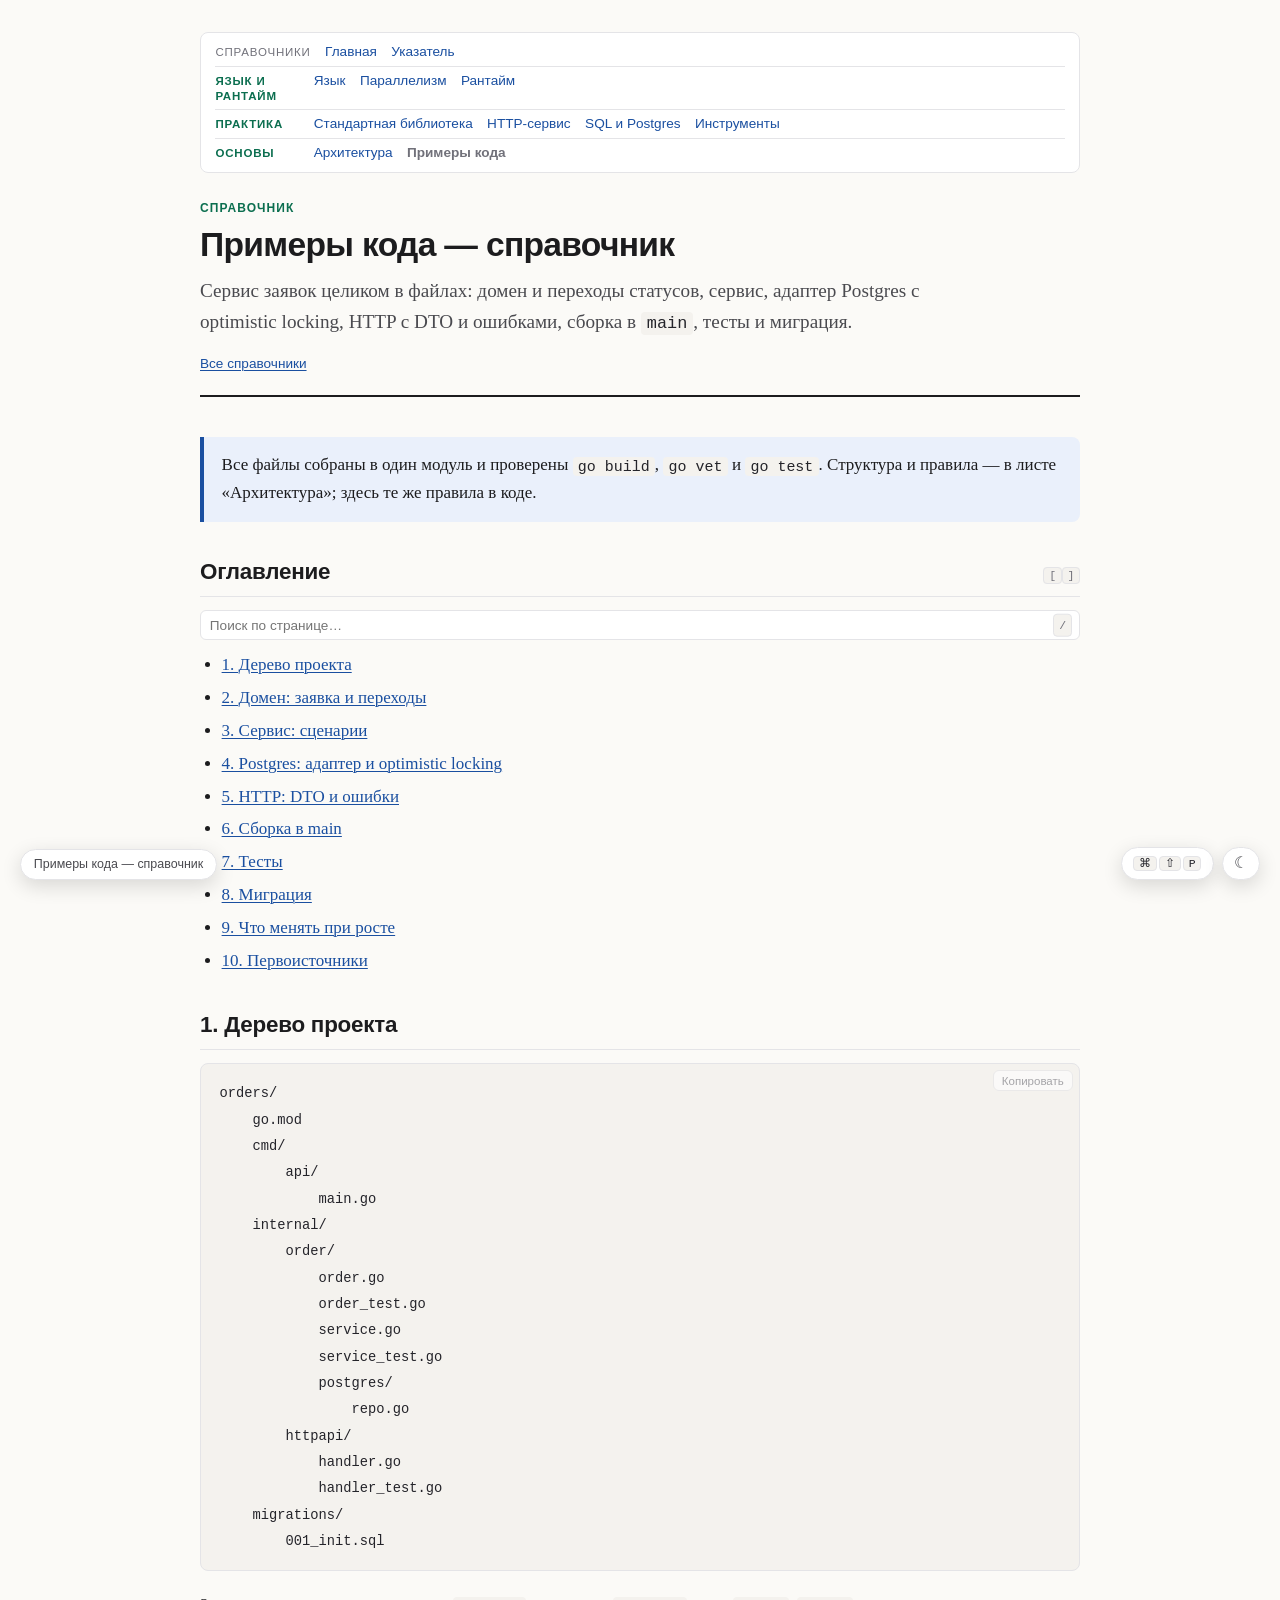
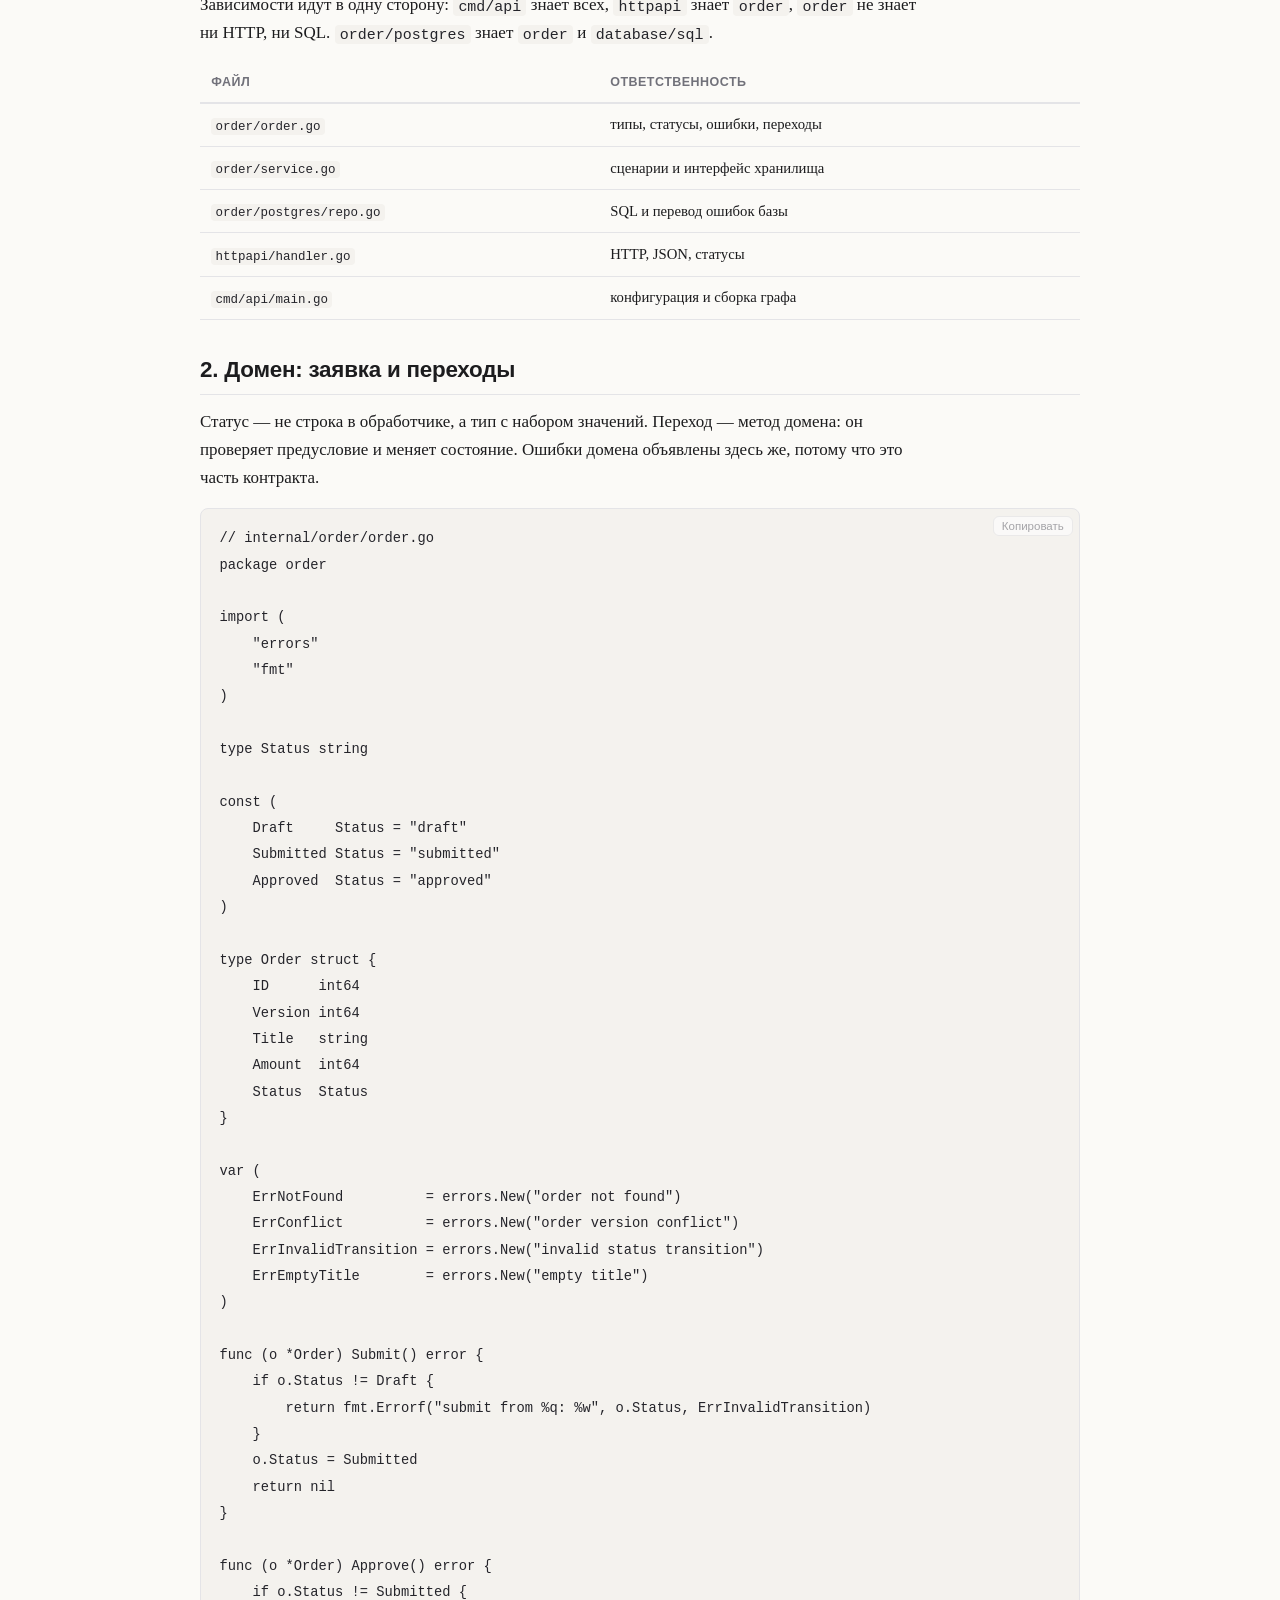
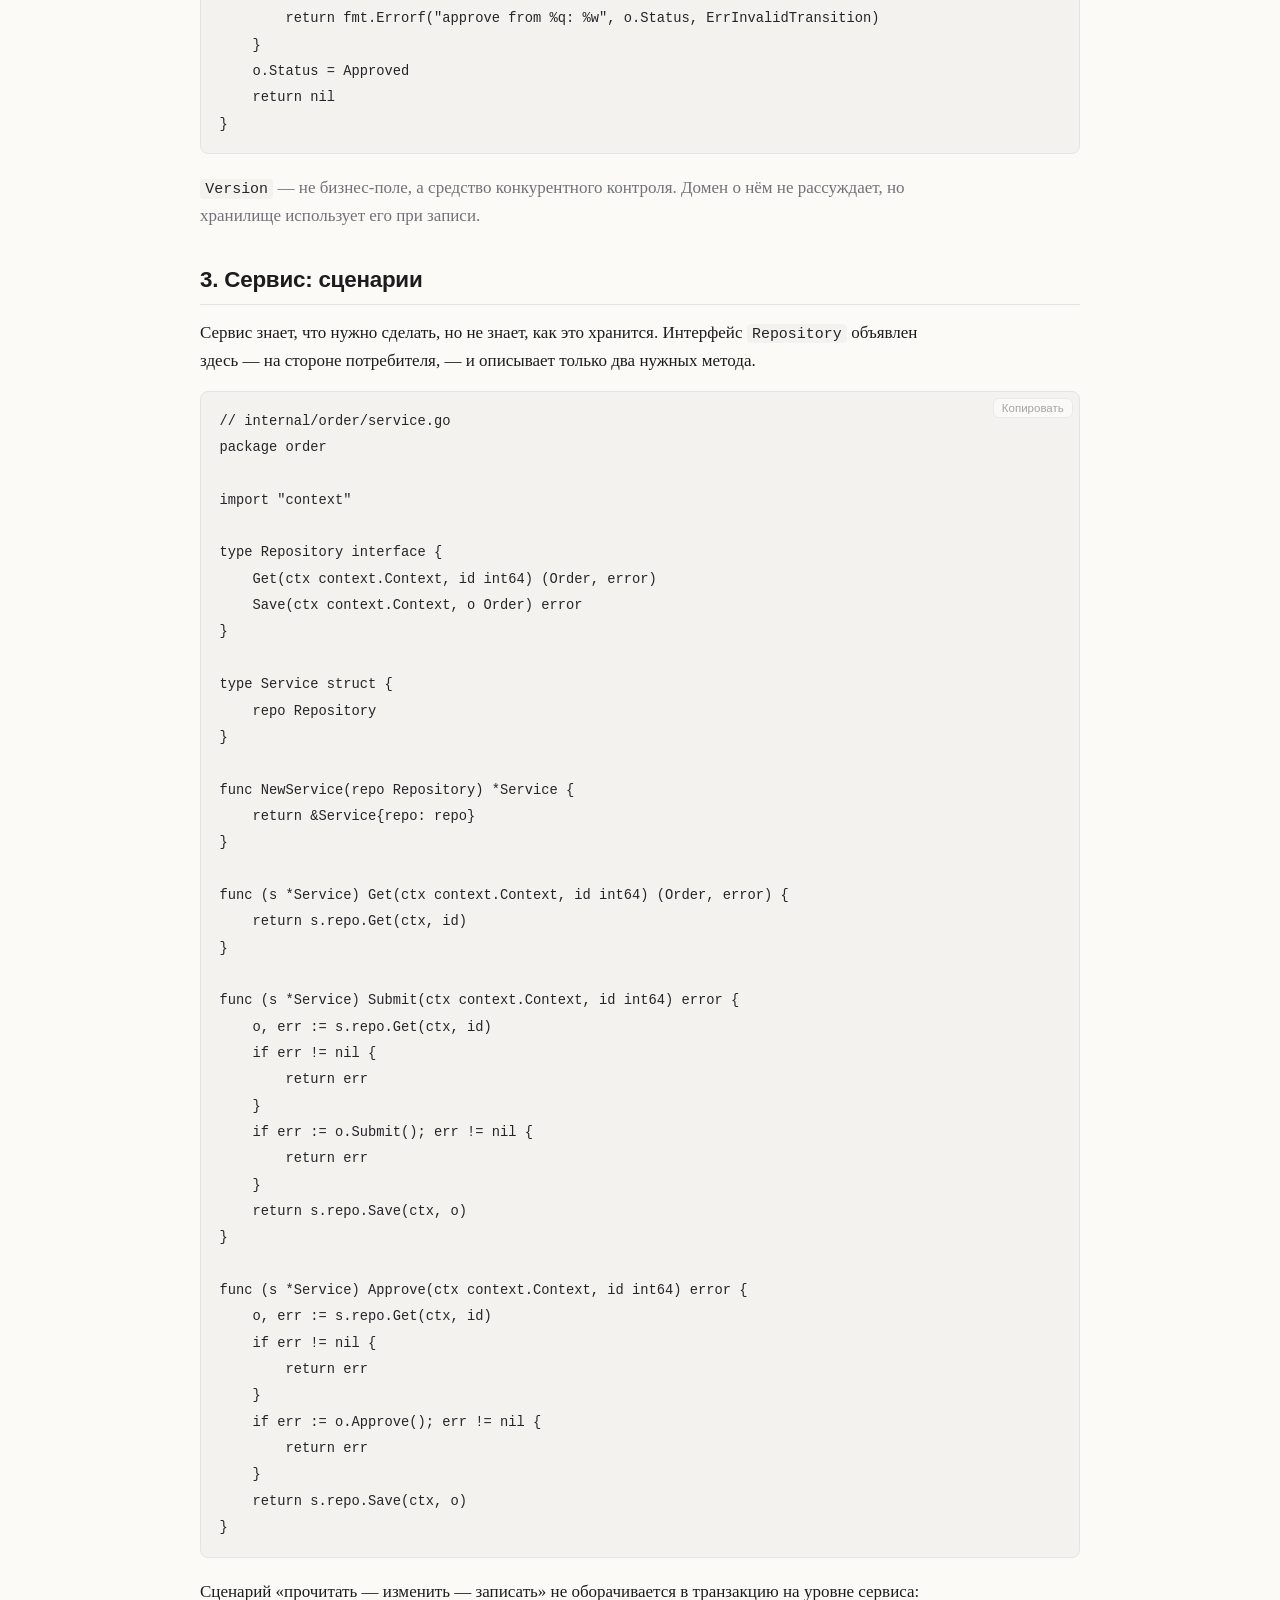
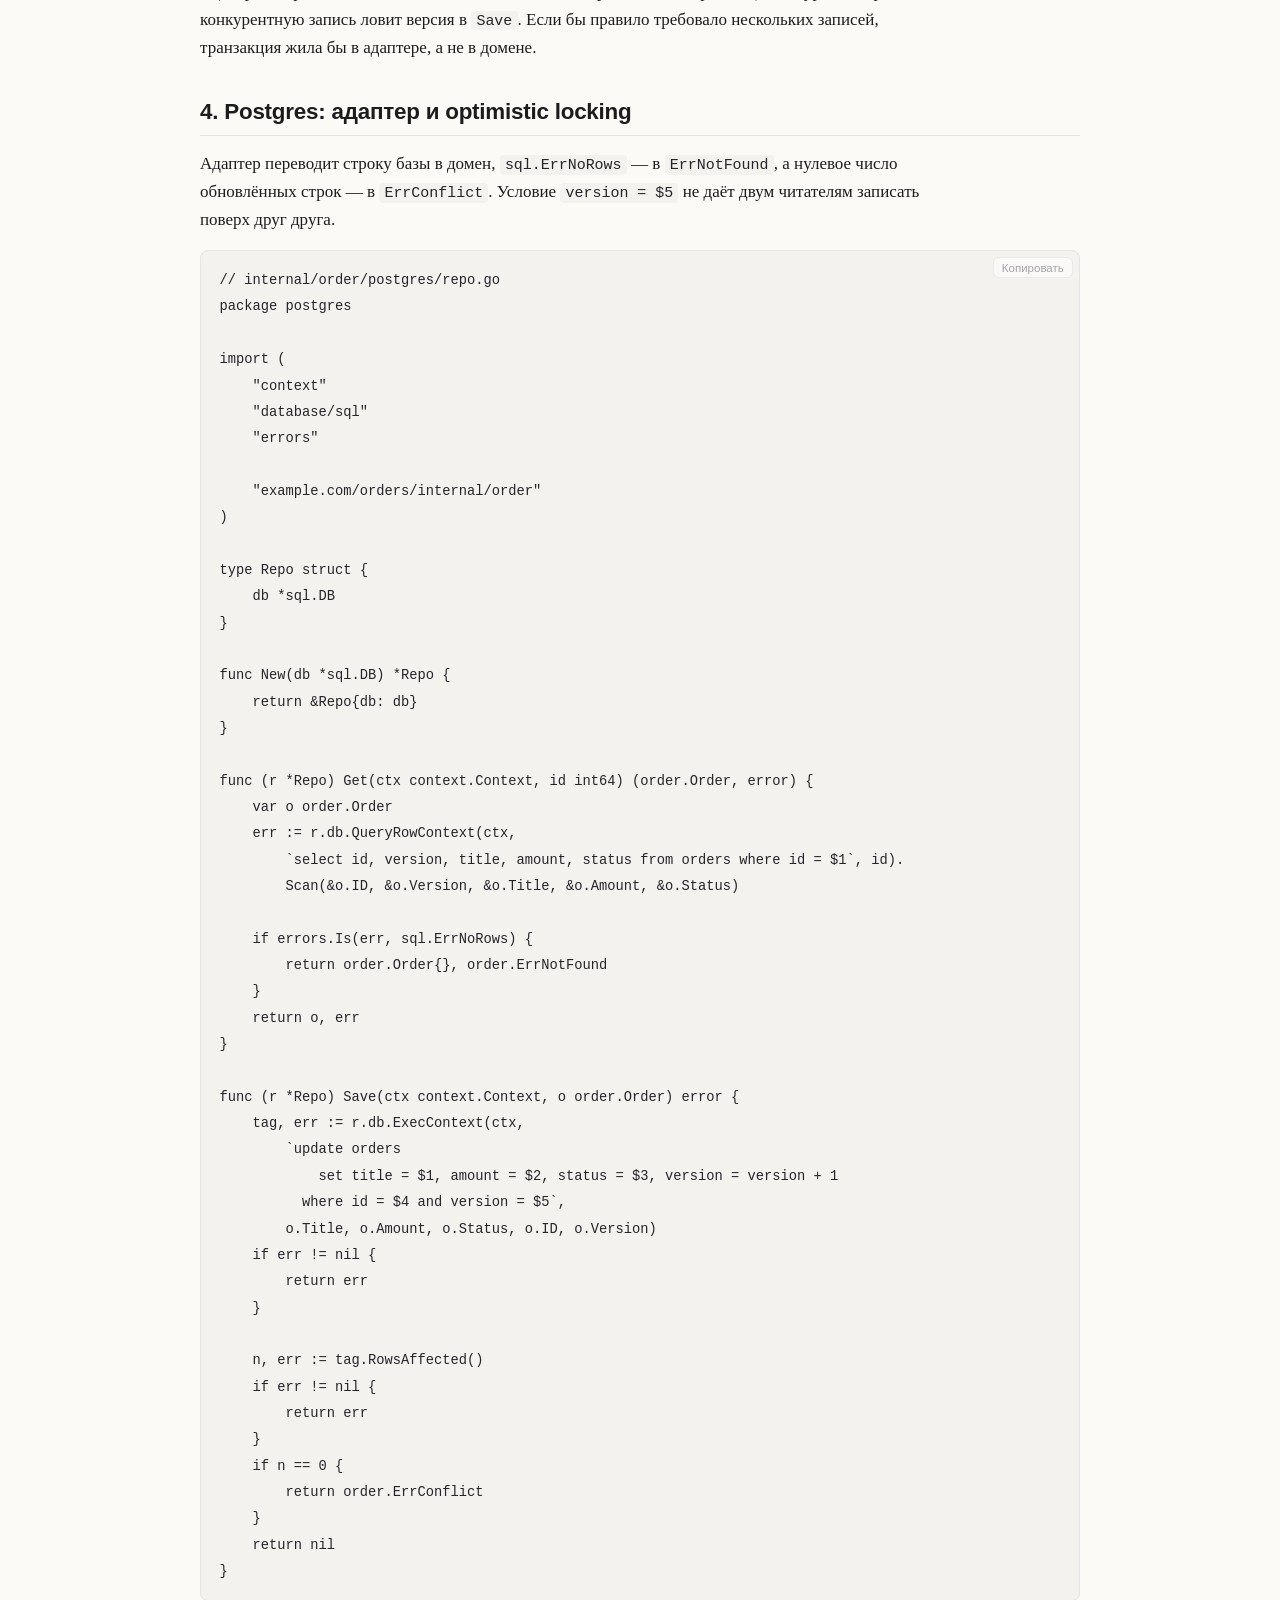
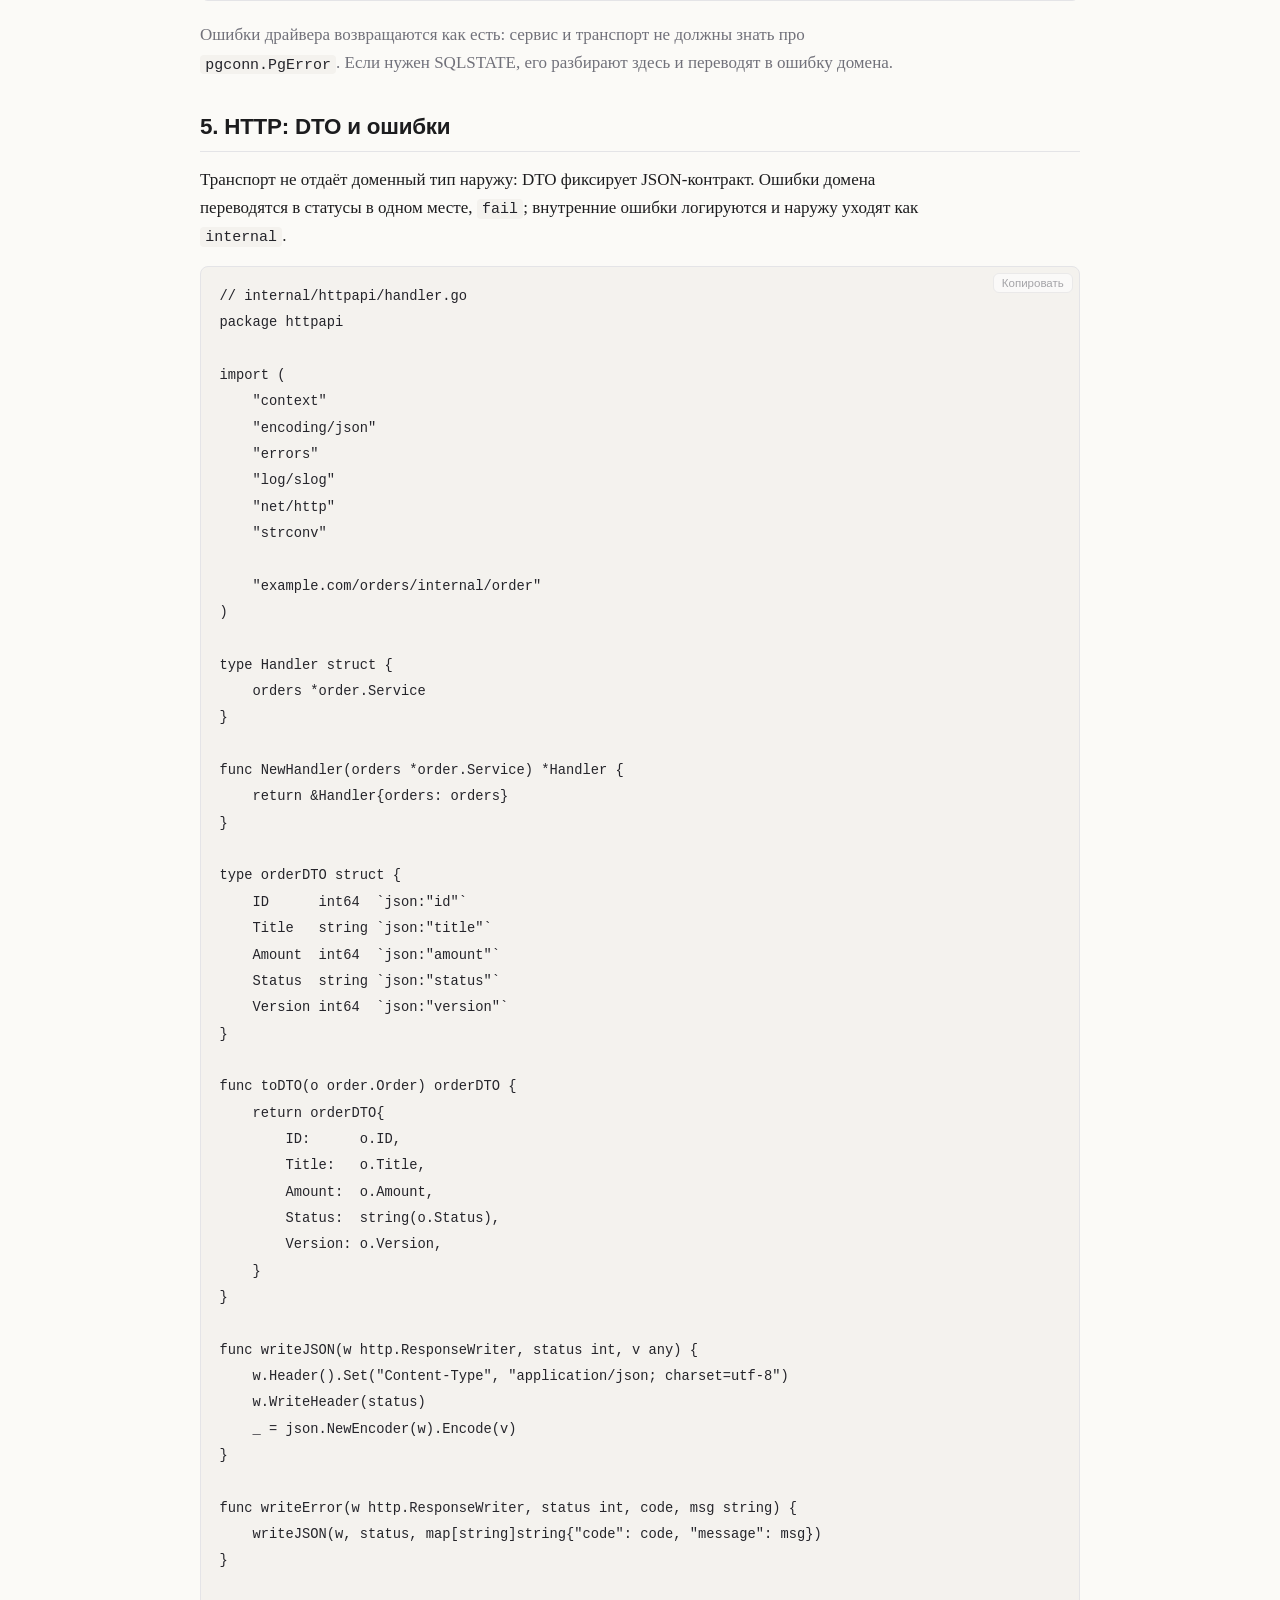
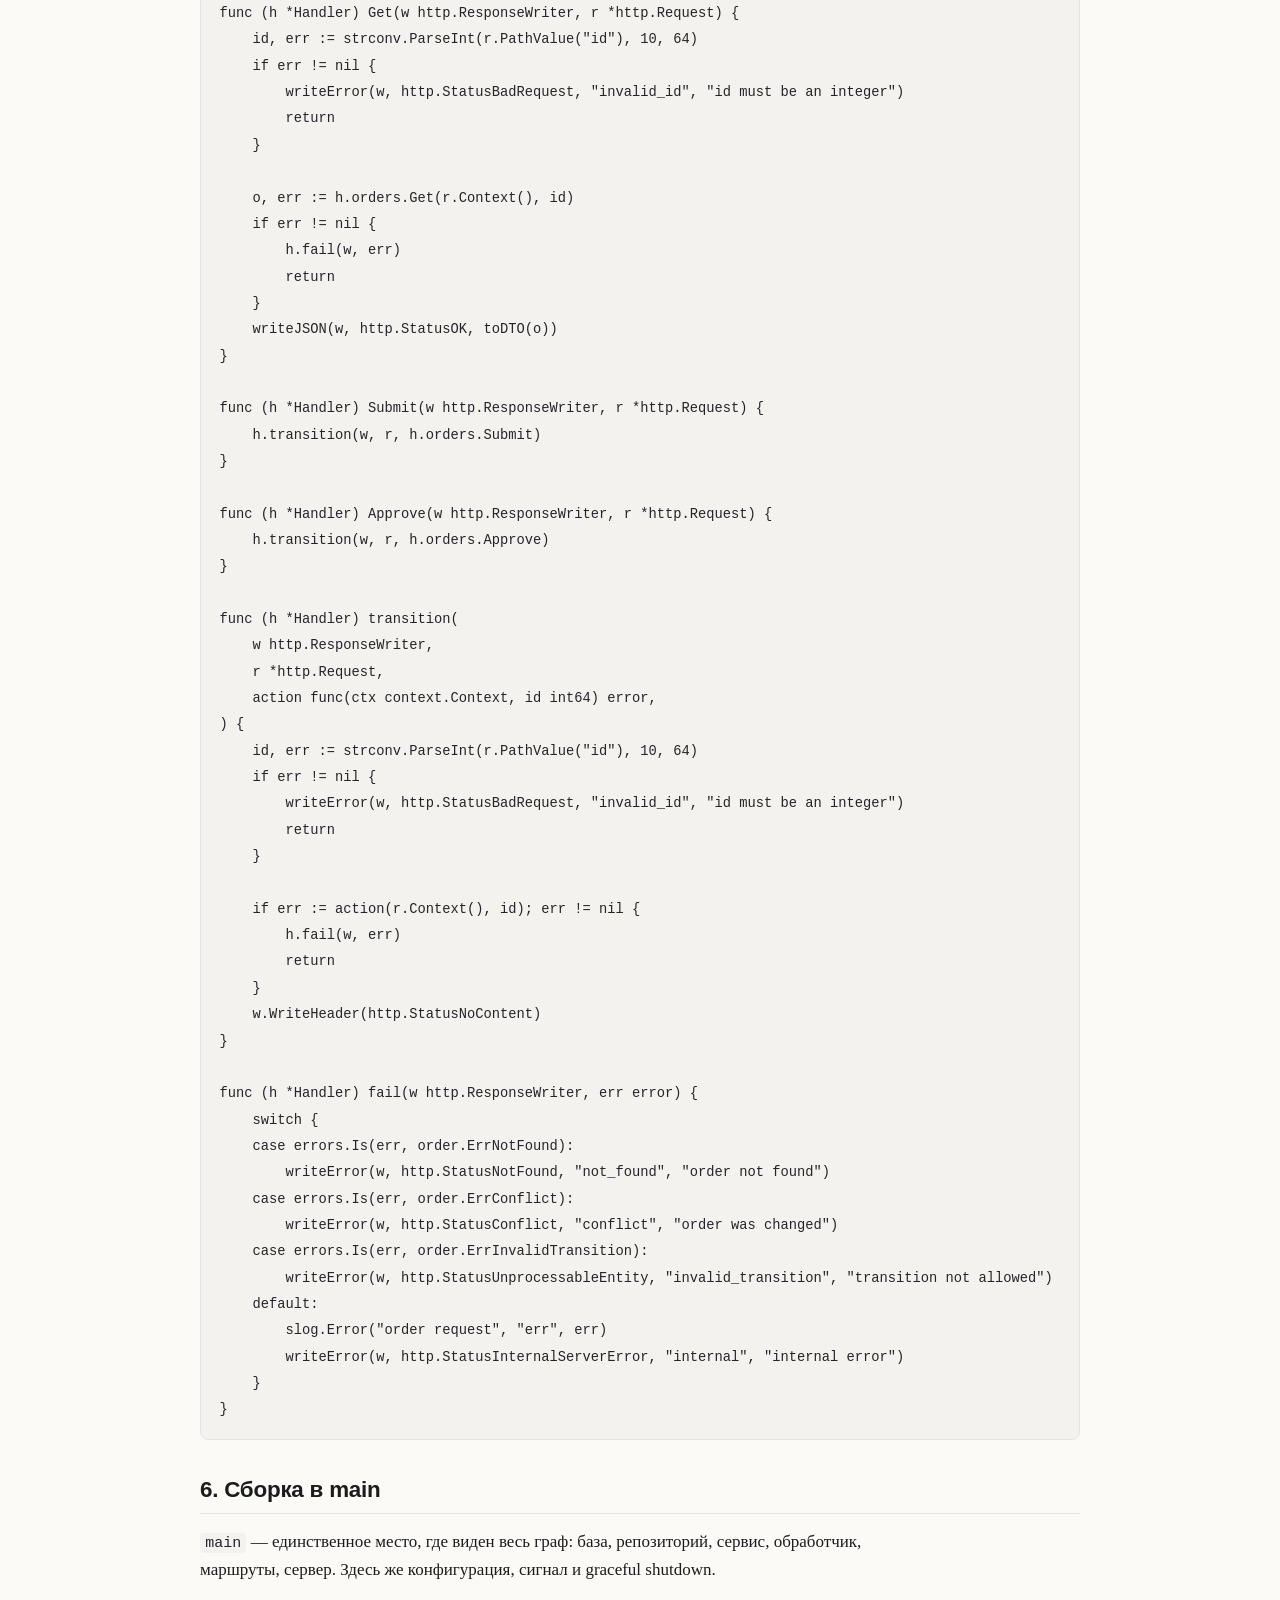
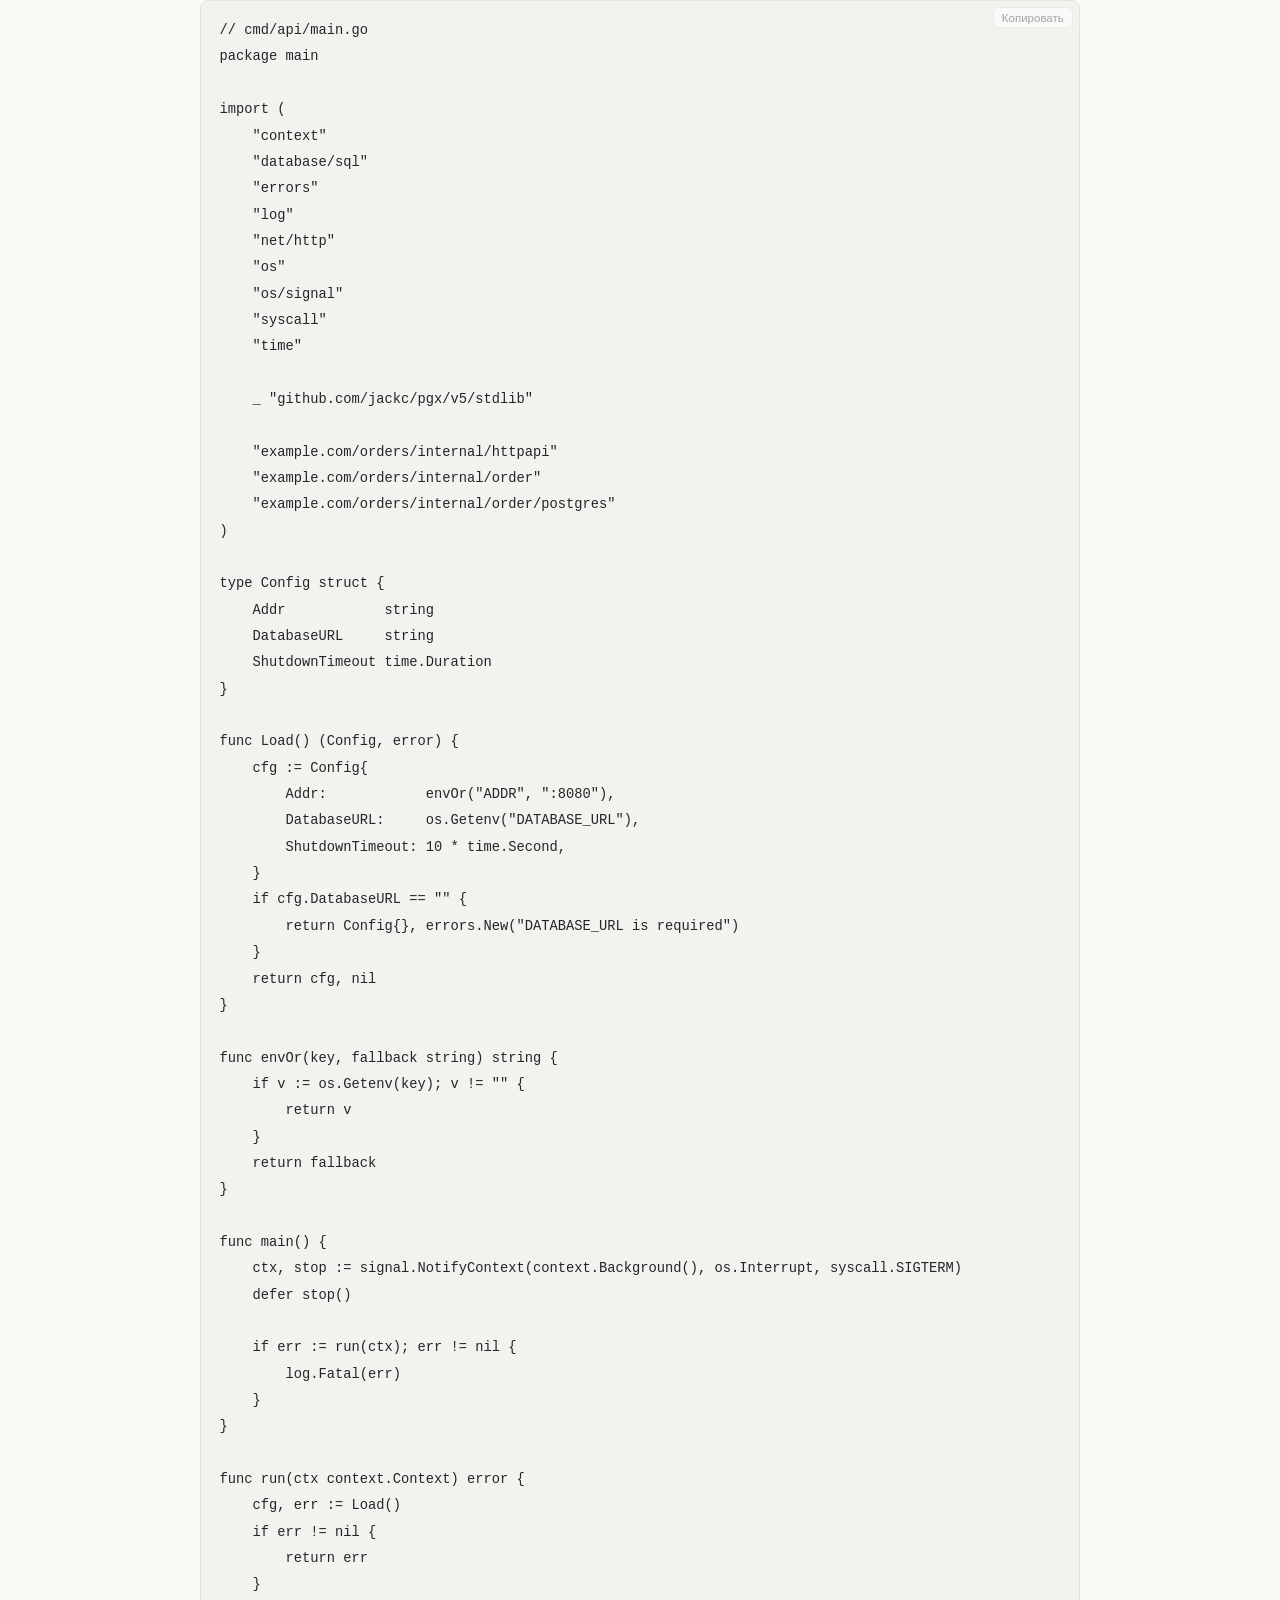
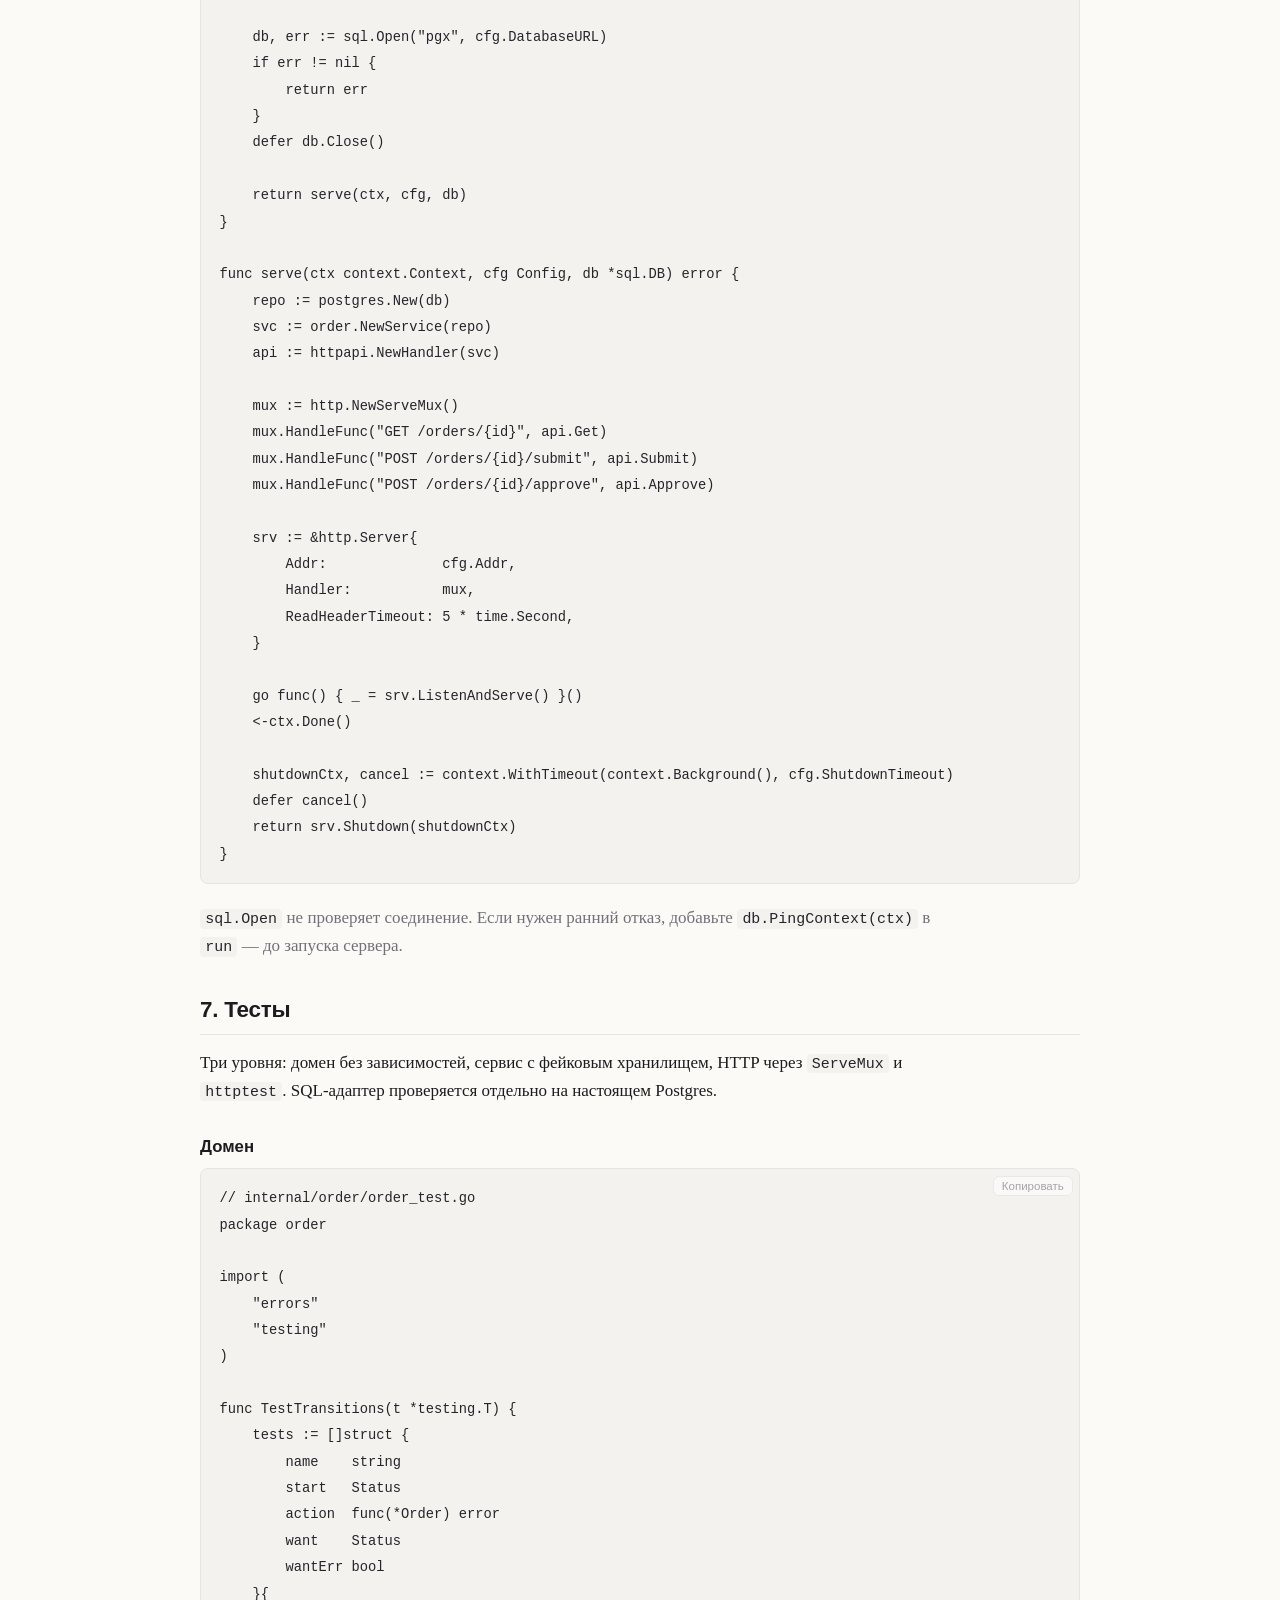
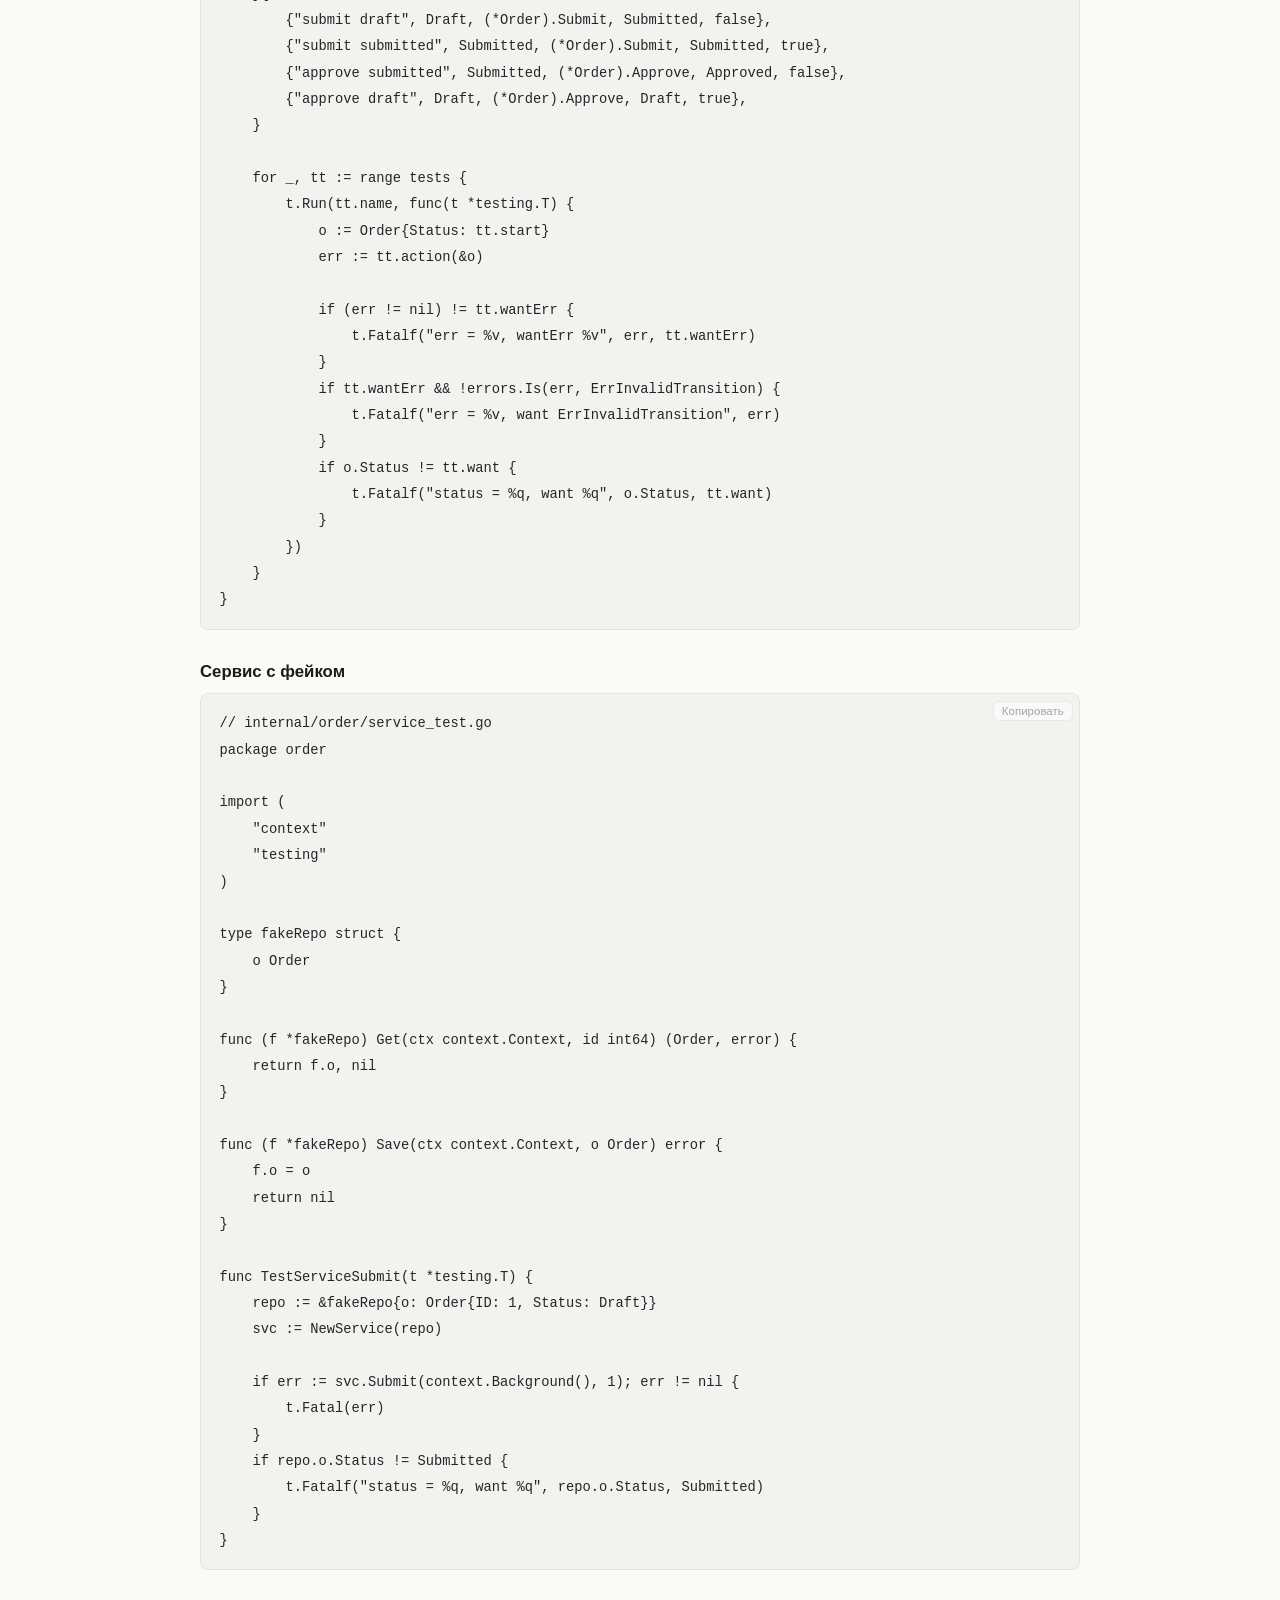
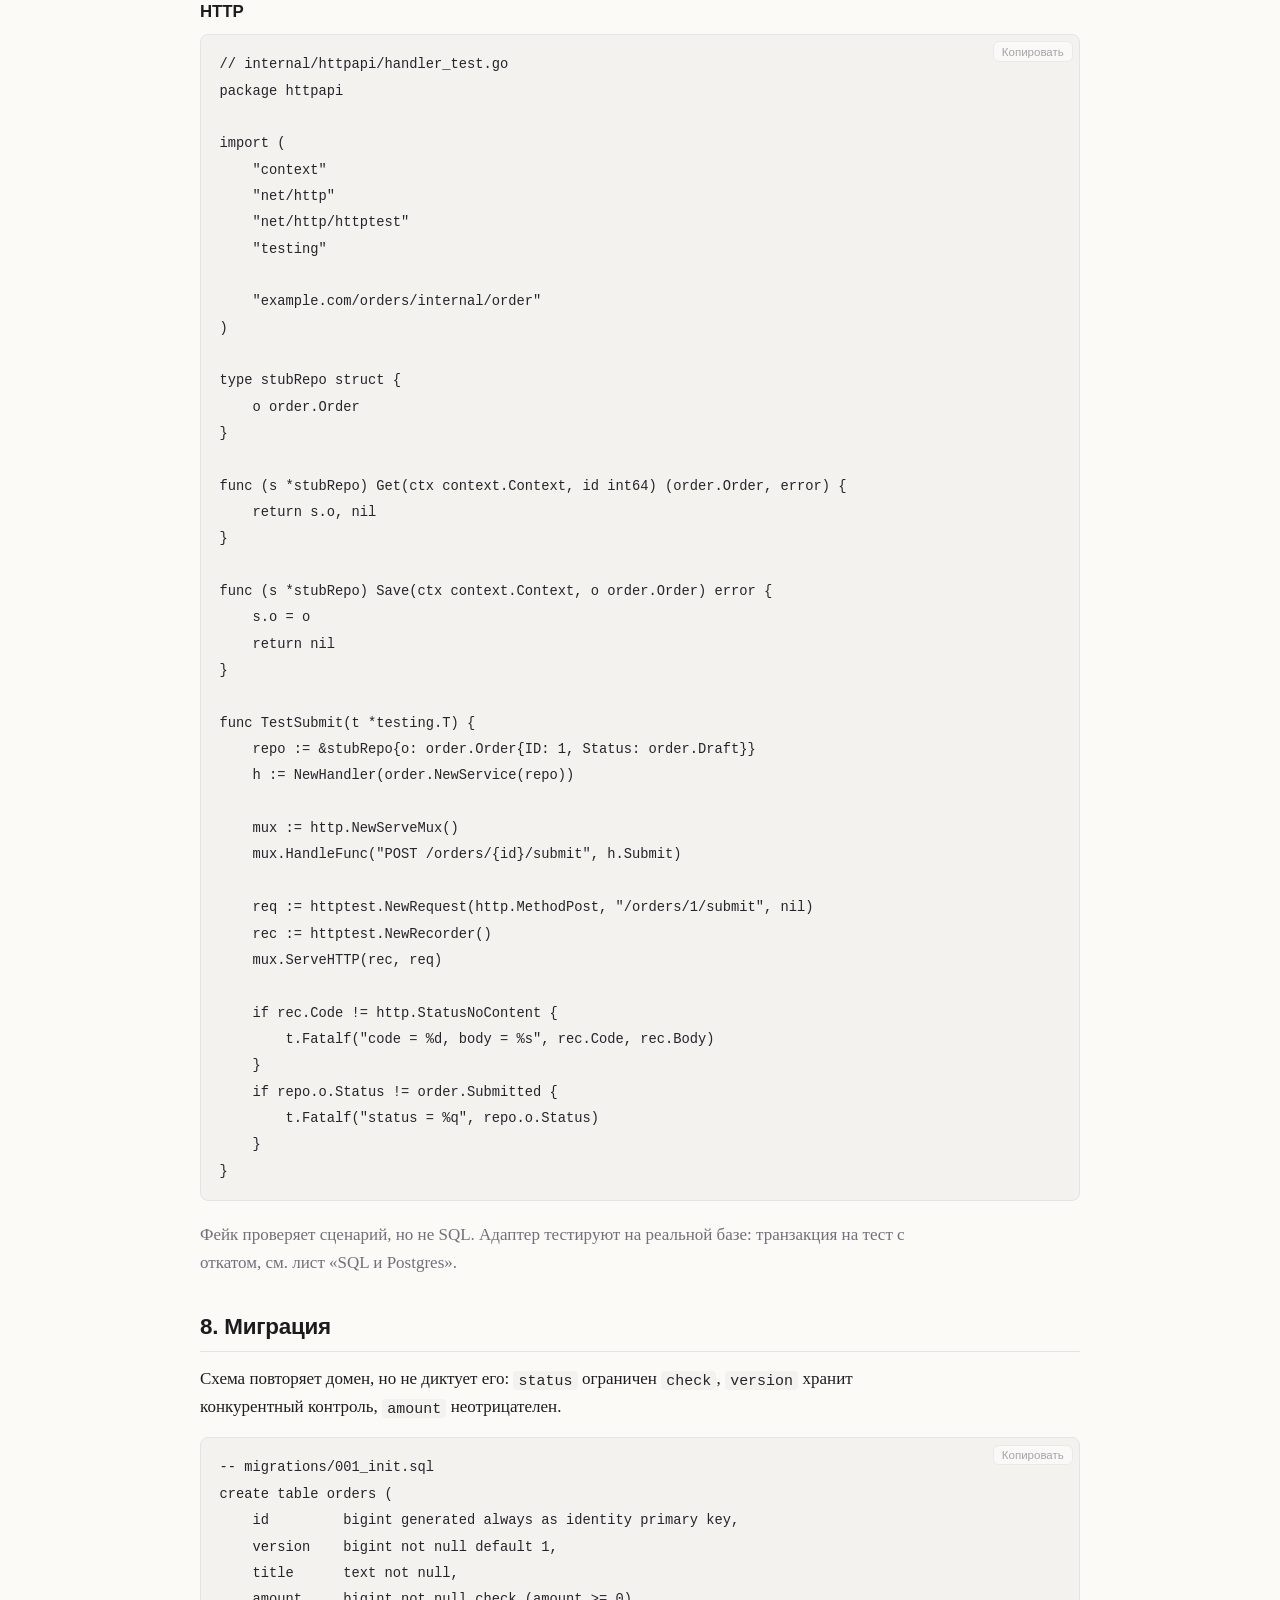
<file: examples.html>
<!doctype html>
<html lang="ru">
<head>
<meta charset="utf-8">
<meta name="viewport" content="width=device-width, initial-scale=1">
<title>Примеры кода — справочник</title>
<link rel="stylesheet" href="assets/reference.css">
<link rel="icon" type="image/svg+xml" href="assets/favicon.svg">
<script src="assets/reference.js"></script>
</head>
<body>
<main class="reference" id="top">

<div class="refside">
<nav class="refnav refnav--rows" aria-label="Справочники">
  <div class="refnav__row">
    <span class="refnav__label">Справочники</span>
    <a href="./index.html">Главная</a>
    <a href="./ukazatel.html">Указатель</a>
  </div>
  <div class="refnav__row">
    <span class="refnav__group">Язык и рантайм</span>
    <a href="./language.html">Язык</a>
    <a href="./concurrency.html">Параллелизм</a>
    <a href="./runtime.html">Рантайм</a>
  </div>
  <div class="refnav__row">
    <span class="refnav__group">Практика</span>
    <a href="./stdlib.html">Стандартная библиотека</a>
    <a href="./http-service.html">HTTP-сервис</a>
    <a href="./sql.html">SQL и Postgres</a>
    <a href="./tooling.html">Инструменты</a>
  </div>
  <div class="refnav__row">
    <span class="refnav__group">Основы</span>
    <a href="./architecture.html">Архитектура</a>
    <span class="refnav__here" aria-current="page">Примеры кода</span>
  </div>
</nav>

<aside class="refkeys" aria-label="Горячие клавиши">
  <span class="refkeys__title">Горячие клавиши</span>
  <ul>
    <li><kbd>/</kbd> — поиск по странице; <kbd>Enter</kbd> — следующее совпадение</li>
    <li><kbd>Ctrl</kbd>/<kbd>Cmd</kbd>+<kbd>E</kbd> — поиск по всем справочникам (<kbd>@</kbd> — разделы)</li>
    <li><kbd>Ctrl</kbd>/<kbd>Cmd</kbd>+<kbd>E</kbd> — в палитре вниз, <kbd>+Shift</kbd> — вверх</li>
    <li><kbd>Ctrl</kbd>/<kbd>Cmd</kbd>+<kbd>Shift</kbd>+<kbd>P</kbd> — палитра команд: что можно сделать</li>
    <li><kbd>[</kbd> <kbd>]</kbd> — предыдущий / следующий раздел</li>
    <li><kbd>j</kbd> / <kbd>k</kbd> — скролл вниз / вверх</li>
    <li><kbd>g</kbd> <kbd>g</kbd> — в начало страницы</li>
    <li><kbd>G</kbd> — в конец страницы</li>
    <li><kbd>t</kbd> — скрыть оглавление</li>
    <li><kbd>n</kbd> — показать/скрыть навигацию</li>
    <li><kbd>z</kbd> — Zen-режим: только текст</li>
    <li><kbd>y</kbd> — ссылка на раздел</li>
    <li><kbd>Esc</kbd> — очистить поиск и снять фокус; в Zen — выйти</li>
  </ul>
</aside>
</div>

<header class="reference-header">
  <p class="reference-meta">Справочник</p>
  <h1>Примеры кода — справочник</h1>
  <p class="lead">Сервис заявок целиком в файлах: домен и переходы статусов, сервис, адаптер Postgres с optimistic locking, HTTP с DTO и ошибками, сборка в <code>main</code>, тесты и миграция.</p>
  <p class="reference-sub"><a href="./index.html">Все справочники</a></p>
</header>

<div class="callout callout--info">
  <p>Все файлы собраны в один модуль и проверены <code>go build</code>, <code>go vet</code> и <code>go test</code>. Структура и правила — в листе «Архитектура»; здесь те же правила в коде.</p>
</div>

<nav id="toc" aria-label="Разделы страницы">
  <h2>Оглавление</h2>
  <div class="refsearch">
    <input type="search" id="refSearch" placeholder="Поиск по странице…" autocomplete="off" aria-label="Поиск по странице">
    <p class="refsearch__status" id="refSearchStatus" role="status"></p>
    <ul id="refSearchResults" class="refsearch__results" hidden></ul>
  </div>
  <ul>
    <li><a href="#tree">1. Дерево проекта</a></li>
    <li><a href="#domain">2. Домен: заявка и переходы</a></li>
    <li><a href="#service">3. Сервис: сценарии</a></li>
    <li><a href="#repo">4. Postgres: адаптер и optimistic locking</a></li>
    <li><a href="#http">5. HTTP: DTO и ошибки</a></li>
    <li><a href="#main">6. Сборка в main</a></li>
    <li><a href="#tests">7. Тесты</a></li>
    <li><a href="#migration">8. Миграция</a></li>
    <li><a href="#growth">9. Что менять при росте</a></li>
    <li><a href="#sources">10. Первоисточники</a></li>
  </ul>
</nav>

<section id="tree">
  <h2>1. Дерево проекта</h2>

  <pre><code>orders/
    go.mod
    cmd/
        api/
            main.go
    internal/
        order/
            order.go
            order_test.go
            service.go
            service_test.go
            postgres/
                repo.go
        httpapi/
            handler.go
            handler_test.go
    migrations/
        001_init.sql</code></pre>

  <p>Зависимости идут в одну сторону: <code>cmd/api</code> знает всех, <code>httpapi</code> знает <code>order</code>, <code>order</code> не знает ни HTTP, ни SQL. <code>order/postgres</code> знает <code>order</code> и <code>database/sql</code>.</p>

  <div class="table-wrap">
    <table>
      <thead><tr><th>Файл</th><th>Ответственность</th></tr></thead>
      <tbody>
        <tr><td><code>order/order.go</code></td><td>типы, статусы, ошибки, переходы</td></tr>
        <tr><td><code>order/service.go</code></td><td>сценарии и интерфейс хранилища</td></tr>
        <tr><td><code>order/postgres/repo.go</code></td><td>SQL и перевод ошибок базы</td></tr>
        <tr><td><code>httpapi/handler.go</code></td><td>HTTP, JSON, статусы</td></tr>
        <tr><td><code>cmd/api/main.go</code></td><td>конфигурация и сборка графа</td></tr>
      </tbody>
    </table>
  </div>
</section>

<section id="domain">
  <h2>2. Домен: заявка и переходы</h2>

  <p>Статус — не строка в обработчике, а тип с набором значений. Переход — метод домена: он проверяет предусловие и меняет состояние. Ошибки домена объявлены здесь же, потому что это часть контракта.</p>

  <pre><code>// internal/order/order.go
package order

import (
    "errors"
    "fmt"
)

type Status string

const (
    Draft     Status = "draft"
    Submitted Status = "submitted"
    Approved  Status = "approved"
)

type Order struct {
    ID      int64
    Version int64
    Title   string
    Amount  int64
    Status  Status
}

var (
    ErrNotFound          = errors.New("order not found")
    ErrConflict          = errors.New("order version conflict")
    ErrInvalidTransition = errors.New("invalid status transition")
    ErrEmptyTitle        = errors.New("empty title")
)

func (o *Order) Submit() error {
    if o.Status != Draft {
        return fmt.Errorf("submit from %q: %w", o.Status, ErrInvalidTransition)
    }
    o.Status = Submitted
    return nil
}

func (o *Order) Approve() error {
    if o.Status != Submitted {
        return fmt.Errorf("approve from %q: %w", o.Status, ErrInvalidTransition)
    }
    o.Status = Approved
    return nil
}</code></pre>

  <p class="is-muted"><code>Version</code> — не бизнес-поле, а средство конкурентного контроля. Домен о нём не рассуждает, но хранилище использует его при записи.</p>
</section>

<section id="service">
  <h2>3. Сервис: сценарии</h2>

  <p>Сервис знает, что нужно сделать, но не знает, как это хранится. Интерфейс <code>Repository</code> объявлен здесь — на стороне потребителя, — и описывает только два нужных метода.</p>

  <pre><code>// internal/order/service.go
package order

import "context"

type Repository interface {
    Get(ctx context.Context, id int64) (Order, error)
    Save(ctx context.Context, o Order) error
}

type Service struct {
    repo Repository
}

func NewService(repo Repository) *Service {
    return &amp;Service{repo: repo}
}

func (s *Service) Get(ctx context.Context, id int64) (Order, error) {
    return s.repo.Get(ctx, id)
}

func (s *Service) Submit(ctx context.Context, id int64) error {
    o, err := s.repo.Get(ctx, id)
    if err != nil {
        return err
    }
    if err := o.Submit(); err != nil {
        return err
    }
    return s.repo.Save(ctx, o)
}

func (s *Service) Approve(ctx context.Context, id int64) error {
    o, err := s.repo.Get(ctx, id)
    if err != nil {
        return err
    }
    if err := o.Approve(); err != nil {
        return err
    }
    return s.repo.Save(ctx, o)
}</code></pre>

  <p>Сценарий «прочитать — изменить — записать» не оборачивается в транзакцию на уровне сервиса: конкурентную запись ловит версия в <code>Save</code>. Если бы правило требовало нескольких записей, транзакция жила бы в адаптере, а не в домене.</p>
</section>

<section id="repo">
  <h2>4. Postgres: адаптер и optimistic locking</h2>

  <p>Адаптер переводит строку базы в домен, <code>sql.ErrNoRows</code> — в <code>ErrNotFound</code>, а нулевое число обновлённых строк — в <code>ErrConflict</code>. Условие <code>version = $5</code> не даёт двум читателям записать поверх друг друга.</p>

  <pre><code>// internal/order/postgres/repo.go
package postgres

import (
    "context"
    "database/sql"
    "errors"

    "example.com/orders/internal/order"
)

type Repo struct {
    db *sql.DB
}

func New(db *sql.DB) *Repo {
    return &amp;Repo{db: db}
}

func (r *Repo) Get(ctx context.Context, id int64) (order.Order, error) {
    var o order.Order
    err := r.db.QueryRowContext(ctx,
        `select id, version, title, amount, status from orders where id = $1`, id).
        Scan(&amp;o.ID, &amp;o.Version, &amp;o.Title, &amp;o.Amount, &amp;o.Status)

    if errors.Is(err, sql.ErrNoRows) {
        return order.Order{}, order.ErrNotFound
    }
    return o, err
}

func (r *Repo) Save(ctx context.Context, o order.Order) error {
    tag, err := r.db.ExecContext(ctx,
        `update orders
            set title = $1, amount = $2, status = $3, version = version + 1
          where id = $4 and version = $5`,
        o.Title, o.Amount, o.Status, o.ID, o.Version)
    if err != nil {
        return err
    }

    n, err := tag.RowsAffected()
    if err != nil {
        return err
    }
    if n == 0 {
        return order.ErrConflict
    }
    return nil
}</code></pre>

  <p class="is-muted">Ошибки драйвера возвращаются как есть: сервис и транспорт не должны знать про <code>pgconn.PgError</code>. Если нужен SQLSTATE, его разбирают здесь и переводят в ошибку домена.</p>
</section>

<section id="http">
  <h2>5. HTTP: DTO и ошибки</h2>

  <p>Транспорт не отдаёт доменный тип наружу: DTO фиксирует JSON-контракт. Ошибки домена переводятся в статусы в одном месте, <code>fail</code>; внутренние ошибки логируются и наружу уходят как <code>internal</code>.</p>

  <pre><code>// internal/httpapi/handler.go
package httpapi

import (
    "context"
    "encoding/json"
    "errors"
    "log/slog"
    "net/http"
    "strconv"

    "example.com/orders/internal/order"
)

type Handler struct {
    orders *order.Service
}

func NewHandler(orders *order.Service) *Handler {
    return &amp;Handler{orders: orders}
}

type orderDTO struct {
    ID      int64  `json:"id"`
    Title   string `json:"title"`
    Amount  int64  `json:"amount"`
    Status  string `json:"status"`
    Version int64  `json:"version"`
}

func toDTO(o order.Order) orderDTO {
    return orderDTO{
        ID:      o.ID,
        Title:   o.Title,
        Amount:  o.Amount,
        Status:  string(o.Status),
        Version: o.Version,
    }
}

func writeJSON(w http.ResponseWriter, status int, v any) {
    w.Header().Set("Content-Type", "application/json; charset=utf-8")
    w.WriteHeader(status)
    _ = json.NewEncoder(w).Encode(v)
}

func writeError(w http.ResponseWriter, status int, code, msg string) {
    writeJSON(w, status, map[string]string{"code": code, "message": msg})
}

func (h *Handler) Get(w http.ResponseWriter, r *http.Request) {
    id, err := strconv.ParseInt(r.PathValue("id"), 10, 64)
    if err != nil {
        writeError(w, http.StatusBadRequest, "invalid_id", "id must be an integer")
        return
    }

    o, err := h.orders.Get(r.Context(), id)
    if err != nil {
        h.fail(w, err)
        return
    }
    writeJSON(w, http.StatusOK, toDTO(o))
}

func (h *Handler) Submit(w http.ResponseWriter, r *http.Request) {
    h.transition(w, r, h.orders.Submit)
}

func (h *Handler) Approve(w http.ResponseWriter, r *http.Request) {
    h.transition(w, r, h.orders.Approve)
}

func (h *Handler) transition(
    w http.ResponseWriter,
    r *http.Request,
    action func(ctx context.Context, id int64) error,
) {
    id, err := strconv.ParseInt(r.PathValue("id"), 10, 64)
    if err != nil {
        writeError(w, http.StatusBadRequest, "invalid_id", "id must be an integer")
        return
    }

    if err := action(r.Context(), id); err != nil {
        h.fail(w, err)
        return
    }
    w.WriteHeader(http.StatusNoContent)
}

func (h *Handler) fail(w http.ResponseWriter, err error) {
    switch {
    case errors.Is(err, order.ErrNotFound):
        writeError(w, http.StatusNotFound, "not_found", "order not found")
    case errors.Is(err, order.ErrConflict):
        writeError(w, http.StatusConflict, "conflict", "order was changed")
    case errors.Is(err, order.ErrInvalidTransition):
        writeError(w, http.StatusUnprocessableEntity, "invalid_transition", "transition not allowed")
    default:
        slog.Error("order request", "err", err)
        writeError(w, http.StatusInternalServerError, "internal", "internal error")
    }
}</code></pre>
</section>

<section id="main">
  <h2>6. Сборка в main</h2>

  <p><code>main</code> — единственное место, где виден весь граф: база, репозиторий, сервис, обработчик, маршруты, сервер. Здесь же конфигурация, сигнал и graceful shutdown.</p>

  <pre><code>// cmd/api/main.go
package main

import (
    "context"
    "database/sql"
    "errors"
    "log"
    "net/http"
    "os"
    "os/signal"
    "syscall"
    "time"

    _ "github.com/jackc/pgx/v5/stdlib"

    "example.com/orders/internal/httpapi"
    "example.com/orders/internal/order"
    "example.com/orders/internal/order/postgres"
)

type Config struct {
    Addr            string
    DatabaseURL     string
    ShutdownTimeout time.Duration
}

func Load() (Config, error) {
    cfg := Config{
        Addr:            envOr("ADDR", ":8080"),
        DatabaseURL:     os.Getenv("DATABASE_URL"),
        ShutdownTimeout: 10 * time.Second,
    }
    if cfg.DatabaseURL == "" {
        return Config{}, errors.New("DATABASE_URL is required")
    }
    return cfg, nil
}

func envOr(key, fallback string) string {
    if v := os.Getenv(key); v != "" {
        return v
    }
    return fallback
}

func main() {
    ctx, stop := signal.NotifyContext(context.Background(), os.Interrupt, syscall.SIGTERM)
    defer stop()

    if err := run(ctx); err != nil {
        log.Fatal(err)
    }
}

func run(ctx context.Context) error {
    cfg, err := Load()
    if err != nil {
        return err
    }

    db, err := sql.Open("pgx", cfg.DatabaseURL)
    if err != nil {
        return err
    }
    defer db.Close()

    return serve(ctx, cfg, db)
}

func serve(ctx context.Context, cfg Config, db *sql.DB) error {
    repo := postgres.New(db)
    svc := order.NewService(repo)
    api := httpapi.NewHandler(svc)

    mux := http.NewServeMux()
    mux.HandleFunc("GET /orders/{id}", api.Get)
    mux.HandleFunc("POST /orders/{id}/submit", api.Submit)
    mux.HandleFunc("POST /orders/{id}/approve", api.Approve)

    srv := &amp;http.Server{
        Addr:              cfg.Addr,
        Handler:           mux,
        ReadHeaderTimeout: 5 * time.Second,
    }

    go func() { _ = srv.ListenAndServe() }()
    &lt;-ctx.Done()

    shutdownCtx, cancel := context.WithTimeout(context.Background(), cfg.ShutdownTimeout)
    defer cancel()
    return srv.Shutdown(shutdownCtx)
}</code></pre>

  <p class="is-muted"><code>sql.Open</code> не проверяет соединение. Если нужен ранний отказ, добавьте <code>db.PingContext(ctx)</code> в <code>run</code> — до запуска сервера.</p>
</section>

<section id="tests">
  <h2>7. Тесты</h2>

  <p>Три уровня: домен без зависимостей, сервис с фейковым хранилищем, HTTP через <code>ServeMux</code> и <code>httptest</code>. SQL-адаптер проверяется отдельно на настоящем Postgres.</p>

  <h3 id="test-domain">Домен</h3>
  <pre><code>// internal/order/order_test.go
package order

import (
    "errors"
    "testing"
)

func TestTransitions(t *testing.T) {
    tests := []struct {
        name    string
        start   Status
        action  func(*Order) error
        want    Status
        wantErr bool
    }{
        {"submit draft", Draft, (*Order).Submit, Submitted, false},
        {"submit submitted", Submitted, (*Order).Submit, Submitted, true},
        {"approve submitted", Submitted, (*Order).Approve, Approved, false},
        {"approve draft", Draft, (*Order).Approve, Draft, true},
    }

    for _, tt := range tests {
        t.Run(tt.name, func(t *testing.T) {
            o := Order{Status: tt.start}
            err := tt.action(&amp;o)

            if (err != nil) != tt.wantErr {
                t.Fatalf("err = %v, wantErr %v", err, tt.wantErr)
            }
            if tt.wantErr &amp;&amp; !errors.Is(err, ErrInvalidTransition) {
                t.Fatalf("err = %v, want ErrInvalidTransition", err)
            }
            if o.Status != tt.want {
                t.Fatalf("status = %q, want %q", o.Status, tt.want)
            }
        })
    }
}</code></pre>

  <h3 id="test-service">Сервис с фейком</h3>
  <pre><code>// internal/order/service_test.go
package order

import (
    "context"
    "testing"
)

type fakeRepo struct {
    o Order
}

func (f *fakeRepo) Get(ctx context.Context, id int64) (Order, error) {
    return f.o, nil
}

func (f *fakeRepo) Save(ctx context.Context, o Order) error {
    f.o = o
    return nil
}

func TestServiceSubmit(t *testing.T) {
    repo := &amp;fakeRepo{o: Order{ID: 1, Status: Draft}}
    svc := NewService(repo)

    if err := svc.Submit(context.Background(), 1); err != nil {
        t.Fatal(err)
    }
    if repo.o.Status != Submitted {
        t.Fatalf("status = %q, want %q", repo.o.Status, Submitted)
    }
}</code></pre>

  <h3 id="test-http">HTTP</h3>
  <pre><code>// internal/httpapi/handler_test.go
package httpapi

import (
    "context"
    "net/http"
    "net/http/httptest"
    "testing"

    "example.com/orders/internal/order"
)

type stubRepo struct {
    o order.Order
}

func (s *stubRepo) Get(ctx context.Context, id int64) (order.Order, error) {
    return s.o, nil
}

func (s *stubRepo) Save(ctx context.Context, o order.Order) error {
    s.o = o
    return nil
}

func TestSubmit(t *testing.T) {
    repo := &amp;stubRepo{o: order.Order{ID: 1, Status: order.Draft}}
    h := NewHandler(order.NewService(repo))

    mux := http.NewServeMux()
    mux.HandleFunc("POST /orders/{id}/submit", h.Submit)

    req := httptest.NewRequest(http.MethodPost, "/orders/1/submit", nil)
    rec := httptest.NewRecorder()
    mux.ServeHTTP(rec, req)

    if rec.Code != http.StatusNoContent {
        t.Fatalf("code = %d, body = %s", rec.Code, rec.Body)
    }
    if repo.o.Status != order.Submitted {
        t.Fatalf("status = %q", repo.o.Status)
    }
}</code></pre>

  <p class="is-muted">Фейк проверяет сценарий, но не SQL. Адаптер тестируют на реальной базе: транзакция на тест с откатом, см. лист «SQL и Postgres».</p>
</section>

<section id="migration">
  <h2>8. Миграция</h2>

  <p>Схема повторяет домен, но не диктует его: <code>status</code> ограничен <code>check</code>, <code>version</code> хранит конкурентный контроль, <code>amount</code> неотрицателен.</p>

  <pre><code>-- migrations/001_init.sql
create table orders (
    id         bigint generated always as identity primary key,
    version    bigint not null default 1,
    title      text not null,
    amount     bigint not null check (amount &gt;= 0),
    status     text not null check (status in ('draft', 'submitted', 'approved')),
    created_at timestamptz not null default now()
);

create index orders_status_idx on orders (status);</code></pre>

  <p>Ограничения в базе дублируют правила домена намеренно: домен защищает от неверного сценария, база — от неверной записи любым путём.</p>
</section>

<section id="growth">
  <h2>9. Что менять при росте</h2>

  <div class="table-wrap">
    <table>
      <thead><tr><th>Появляется</th><th>Что менять</th></tr></thead>
      <tbody>
        <tr><td>второй транспорт (gRPC)</td><td>новый пакет рядом с <code>httpapi</code>; домен и сервис не трогаются</td></tr>
        <tr><td>второе хранилище</td><td>новый адаптер, реализующий <code>order.Repository</code></td></tr>
        <tr><td>события при смене статуса</td><td>интерфейс публикации в сервисе или outbox в адаптере</td></tr>
        <tr><td>аутентификация</td><td>middleware в транспорте; домен получает уже проверенного субъекта</td></tr>
        <tr><td>несколько шагов в одной транзакции</td><td>транзакция в адаптере, сервис принимает <code>Repository</code> с нужным контрактом</td></tr>
        <tr><td>чтение с фильтрами</td><td>отдельный read-метод или read-модель, не расширение домена</td></tr>
      </tbody>
    </table>
  </div>

  <p class="is-muted">Рост не повод сразу вводить фреймворк DI, CQRS и микросервисы. Сначала появляется второй потребитель или второе хранилище — тогда и выделяется шов.</p>
</section>

<section id="sources">
  <h2>10. Первоисточники</h2>
  <ul>
    <li><a href="https://go.dev/doc/modules/layout">Organizing a Go module</a> — <code>cmd</code>, <code>internal</code>, серверный проект</li>
    <li><a href="https://go.dev/wiki/CodeReviewComments">Go Code Review Comments</a> — интерфейсы, ошибки, синхронные функции</li>
    <li><a href="https://pkg.go.dev/net/http">pkg.go.dev/net/http</a> — <code>ServeMux</code>, <code>PathValue</code>, <code>Server</code></li>
    <li><a href="https://pkg.go.dev/net/http/httptest">pkg.go.dev/net/http/httptest</a> — тесты транспорта</li>
    <li><a href="https://pkg.go.dev/database/sql">pkg.go.dev/database/sql</a> — <code>RowsAffected</code>, <code>ErrNoRows</code></li>
    <li><a href="https://www.postgresql.org/docs/current/ddl-constraints.html">PostgreSQL: Constraints</a> — <code>check</code> и <code>not null</code></li>
  </ul>
</section>

<footer class="reference-footer">
  <p><strong>Не нашёл ответа?</strong> Значит, сущности нет в справочниках — скажи, добавим.</p>
  <p class="reference-footer__links">
    <a href="./index.html">Главная</a> ·
    <a href="./language.html">Язык</a> ·
    <a href="./concurrency.html">Параллелизм</a> ·
    <a href="./runtime.html">Рантайм</a> ·
    <a href="./stdlib.html">Стандартная библиотека</a> ·
    <a href="./http-service.html">HTTP-сервис</a> ·
    <a href="./sql.html">SQL и Postgres</a> ·
    <a href="./tooling.html">Инструменты</a> ·
    <a href="./architecture.html">Архитектура</a> ·
    <a href="./ukazatel.html">Указатель</a>
  </p>
</footer>

</main>
<script src="assets/page.js"></script>
<script src="assets/quickopen.js"></script>
<script src="assets/backtotop.js"></script>
</body>
</html>
</file>
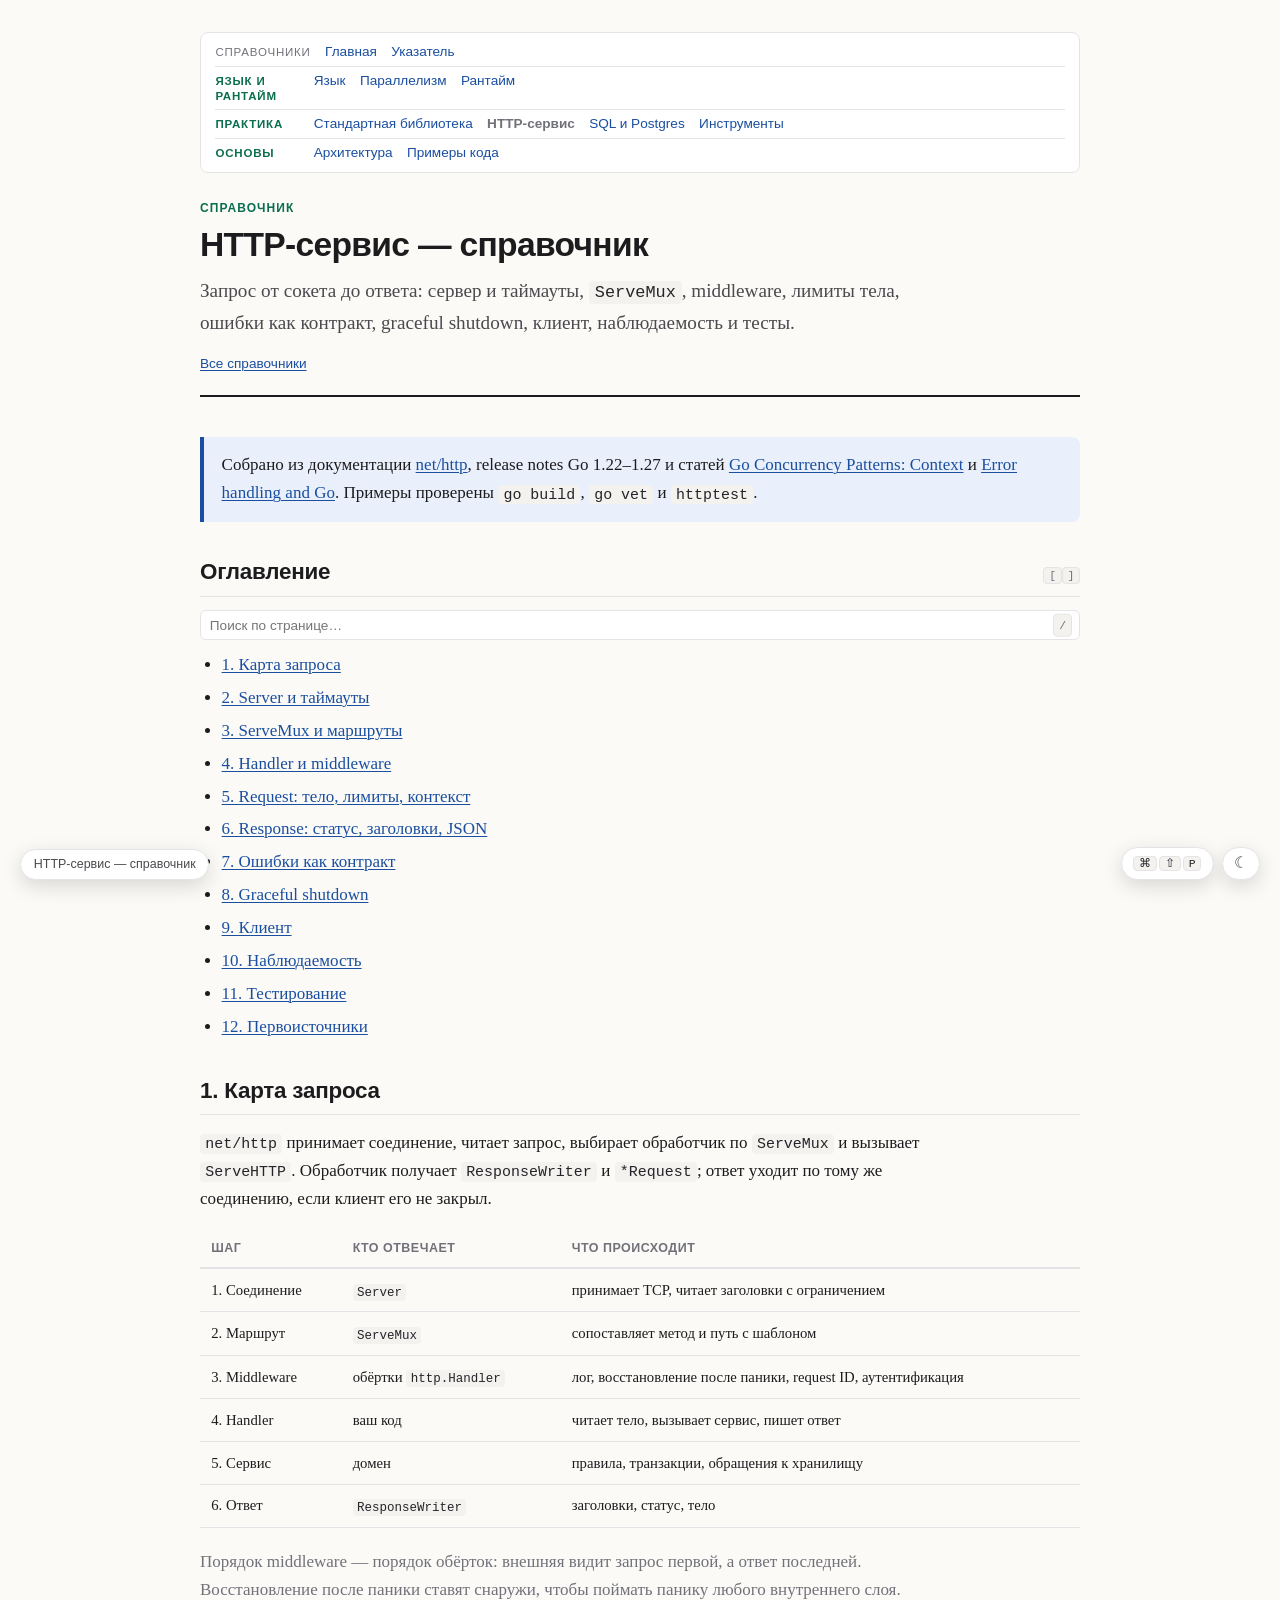
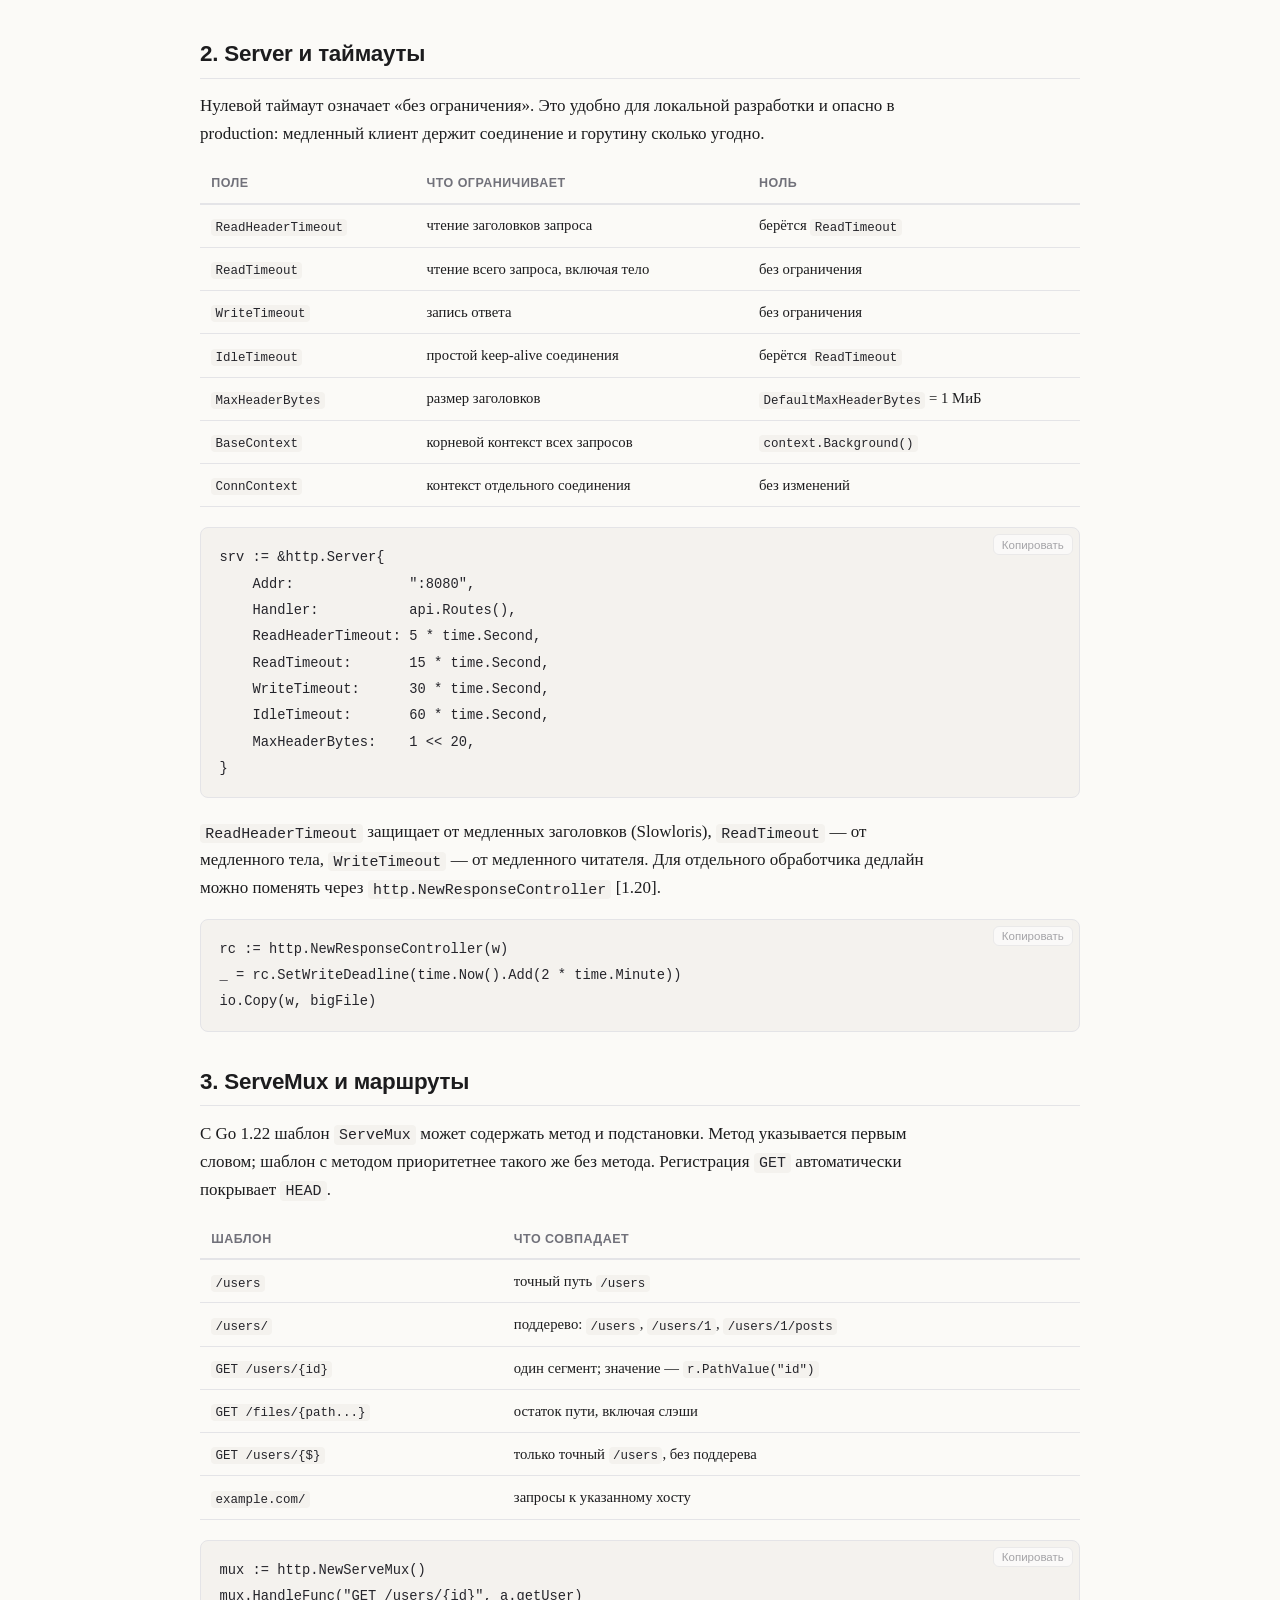
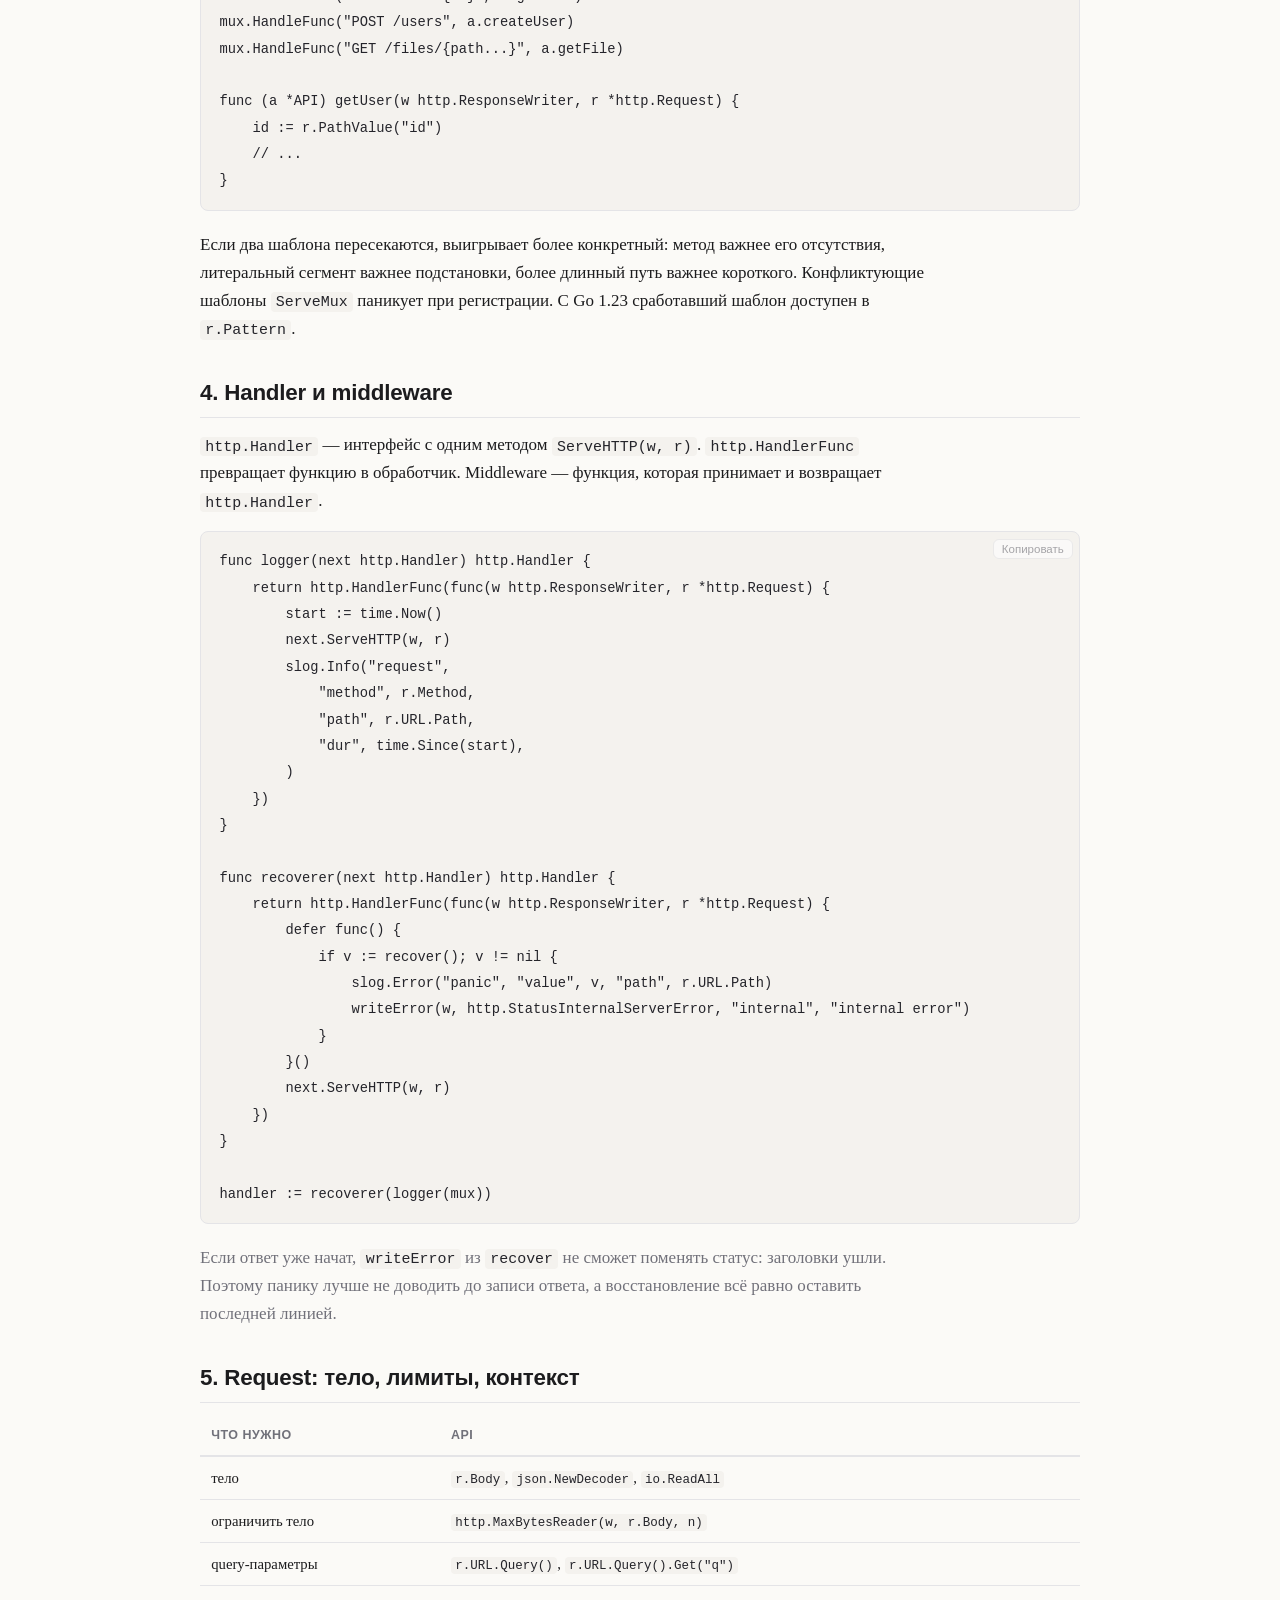
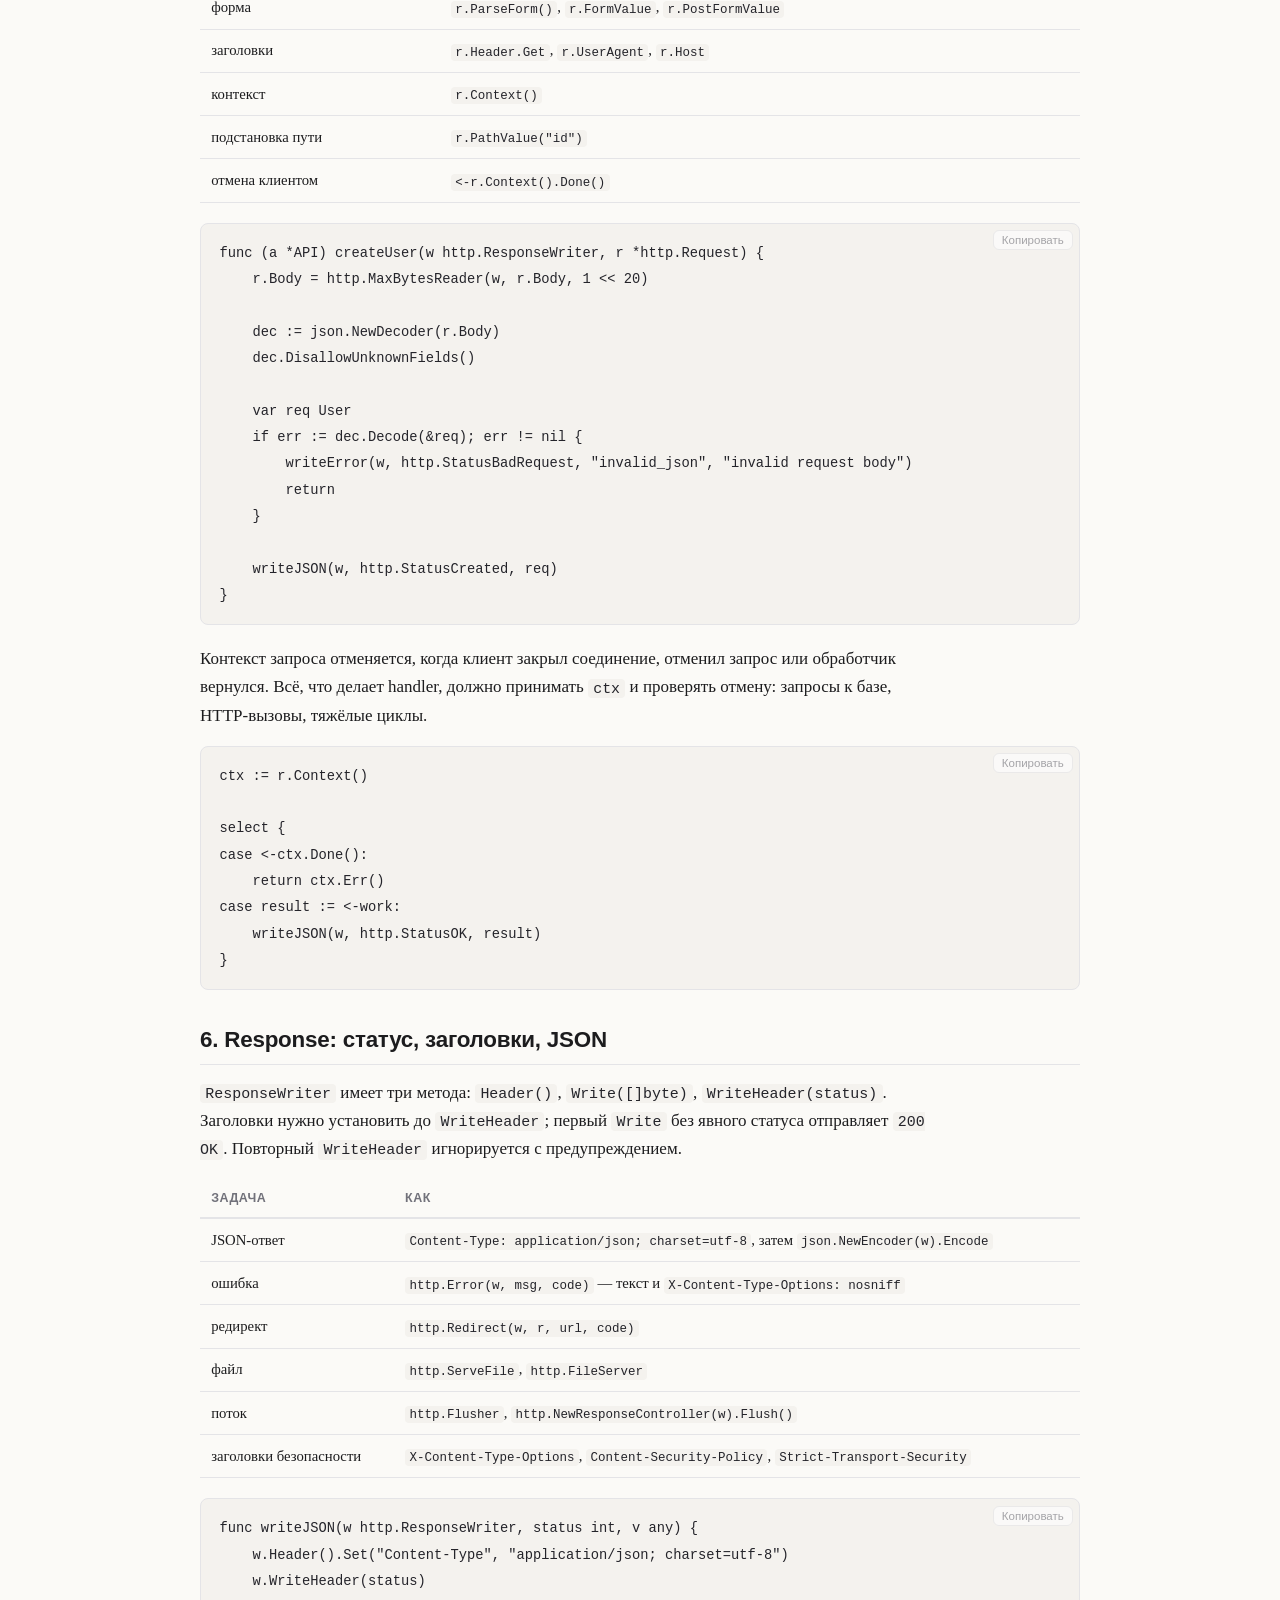
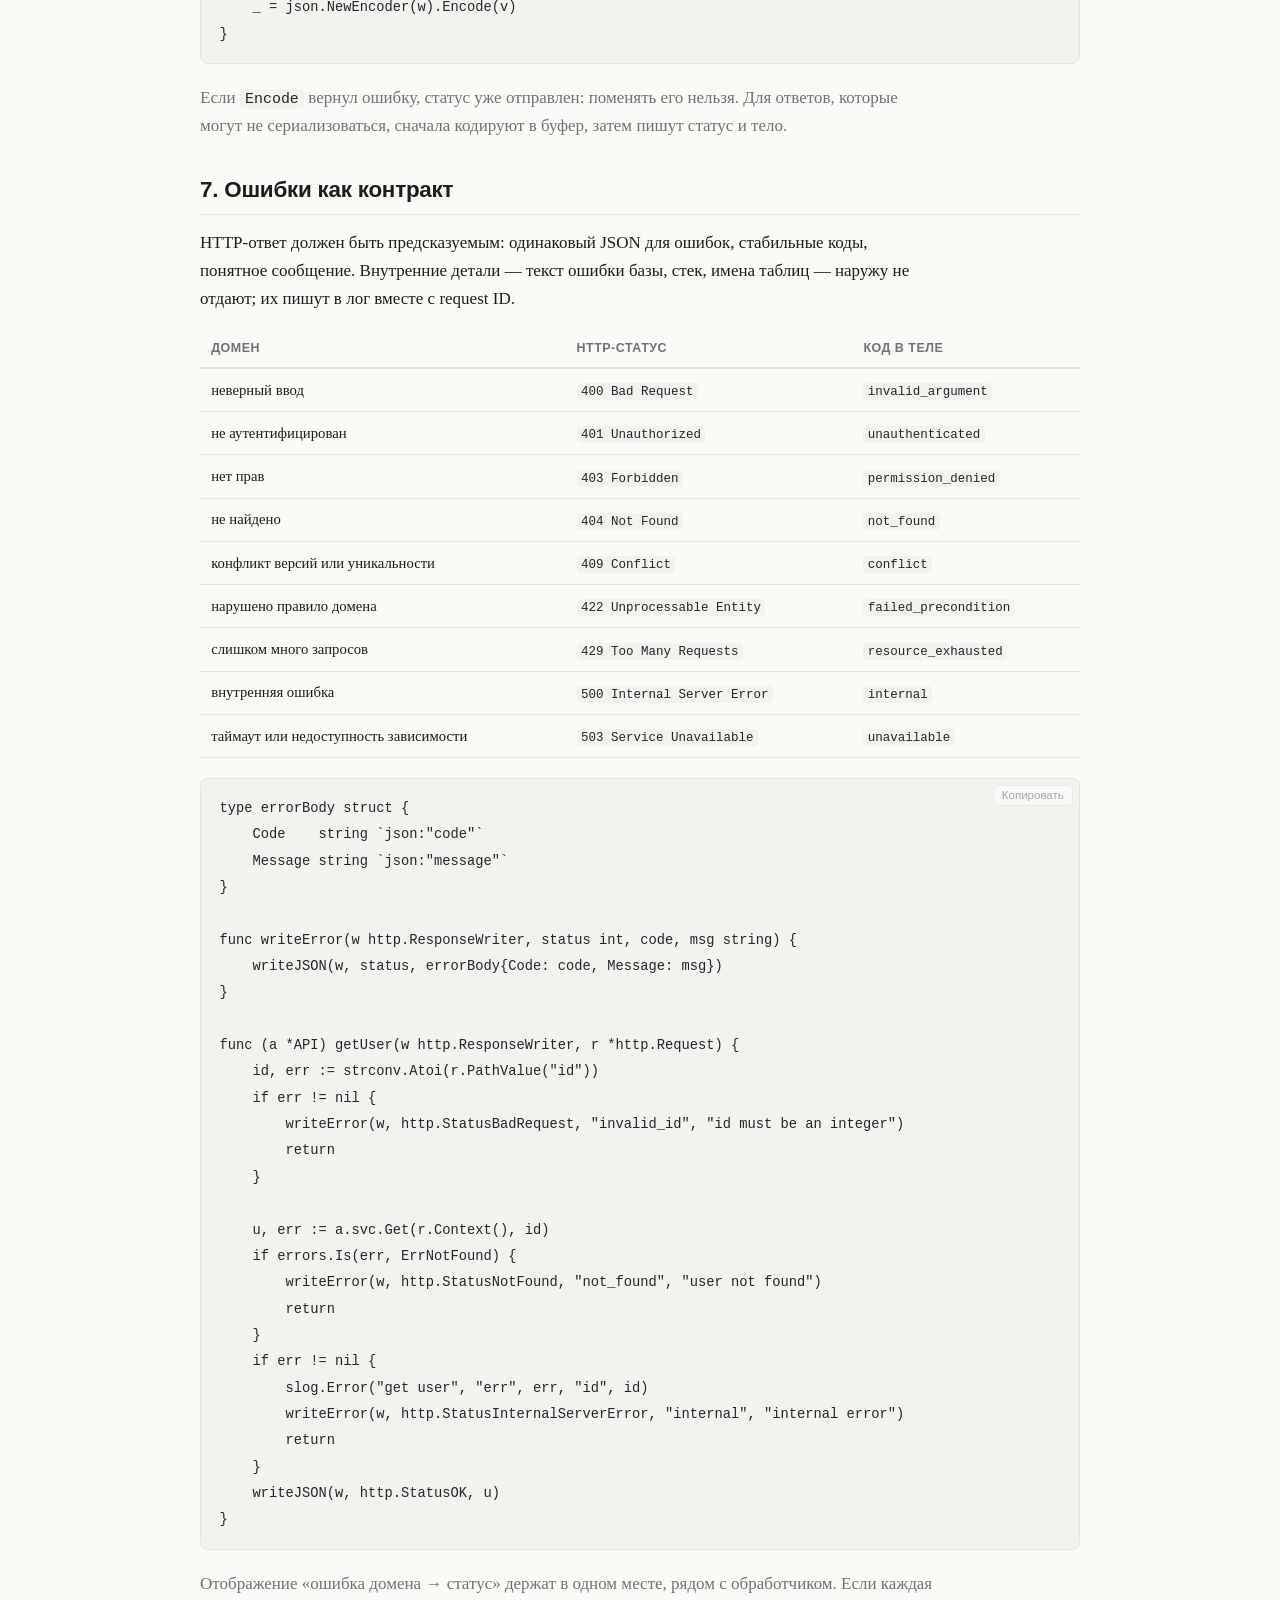
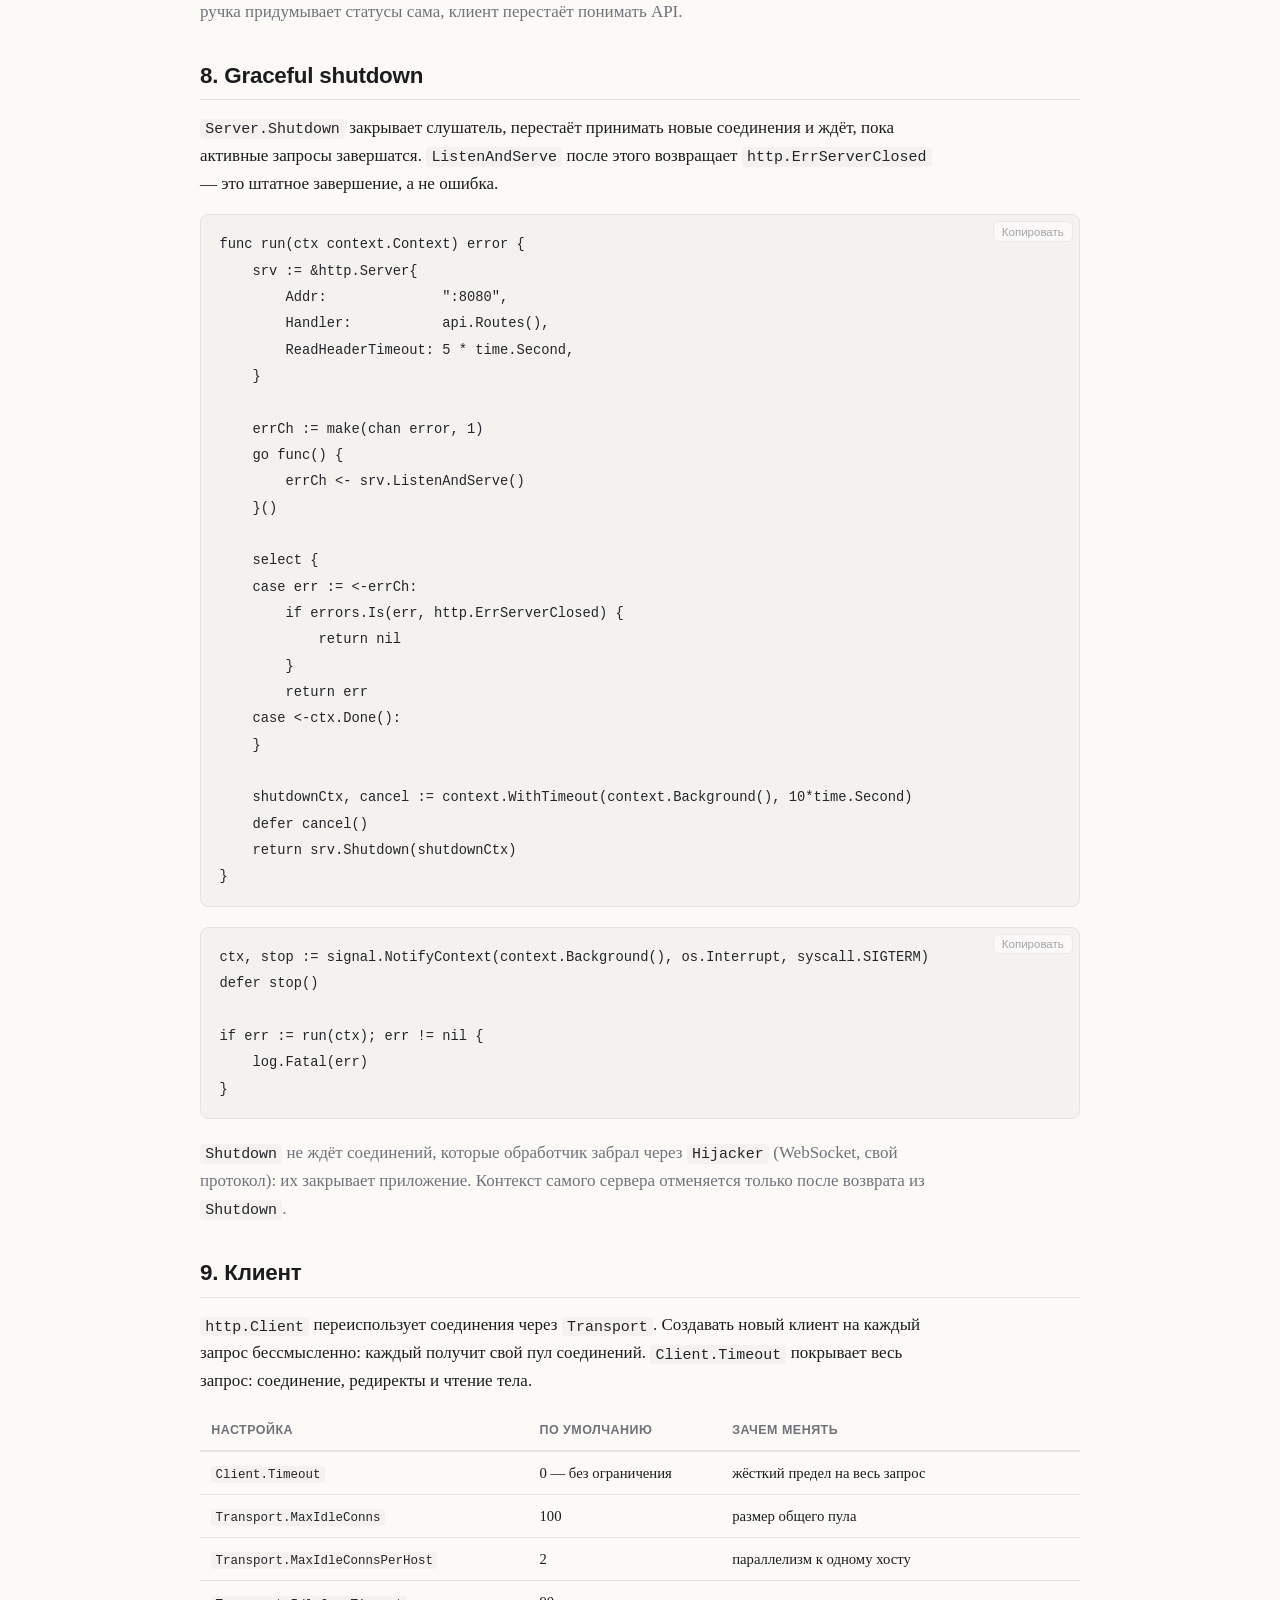
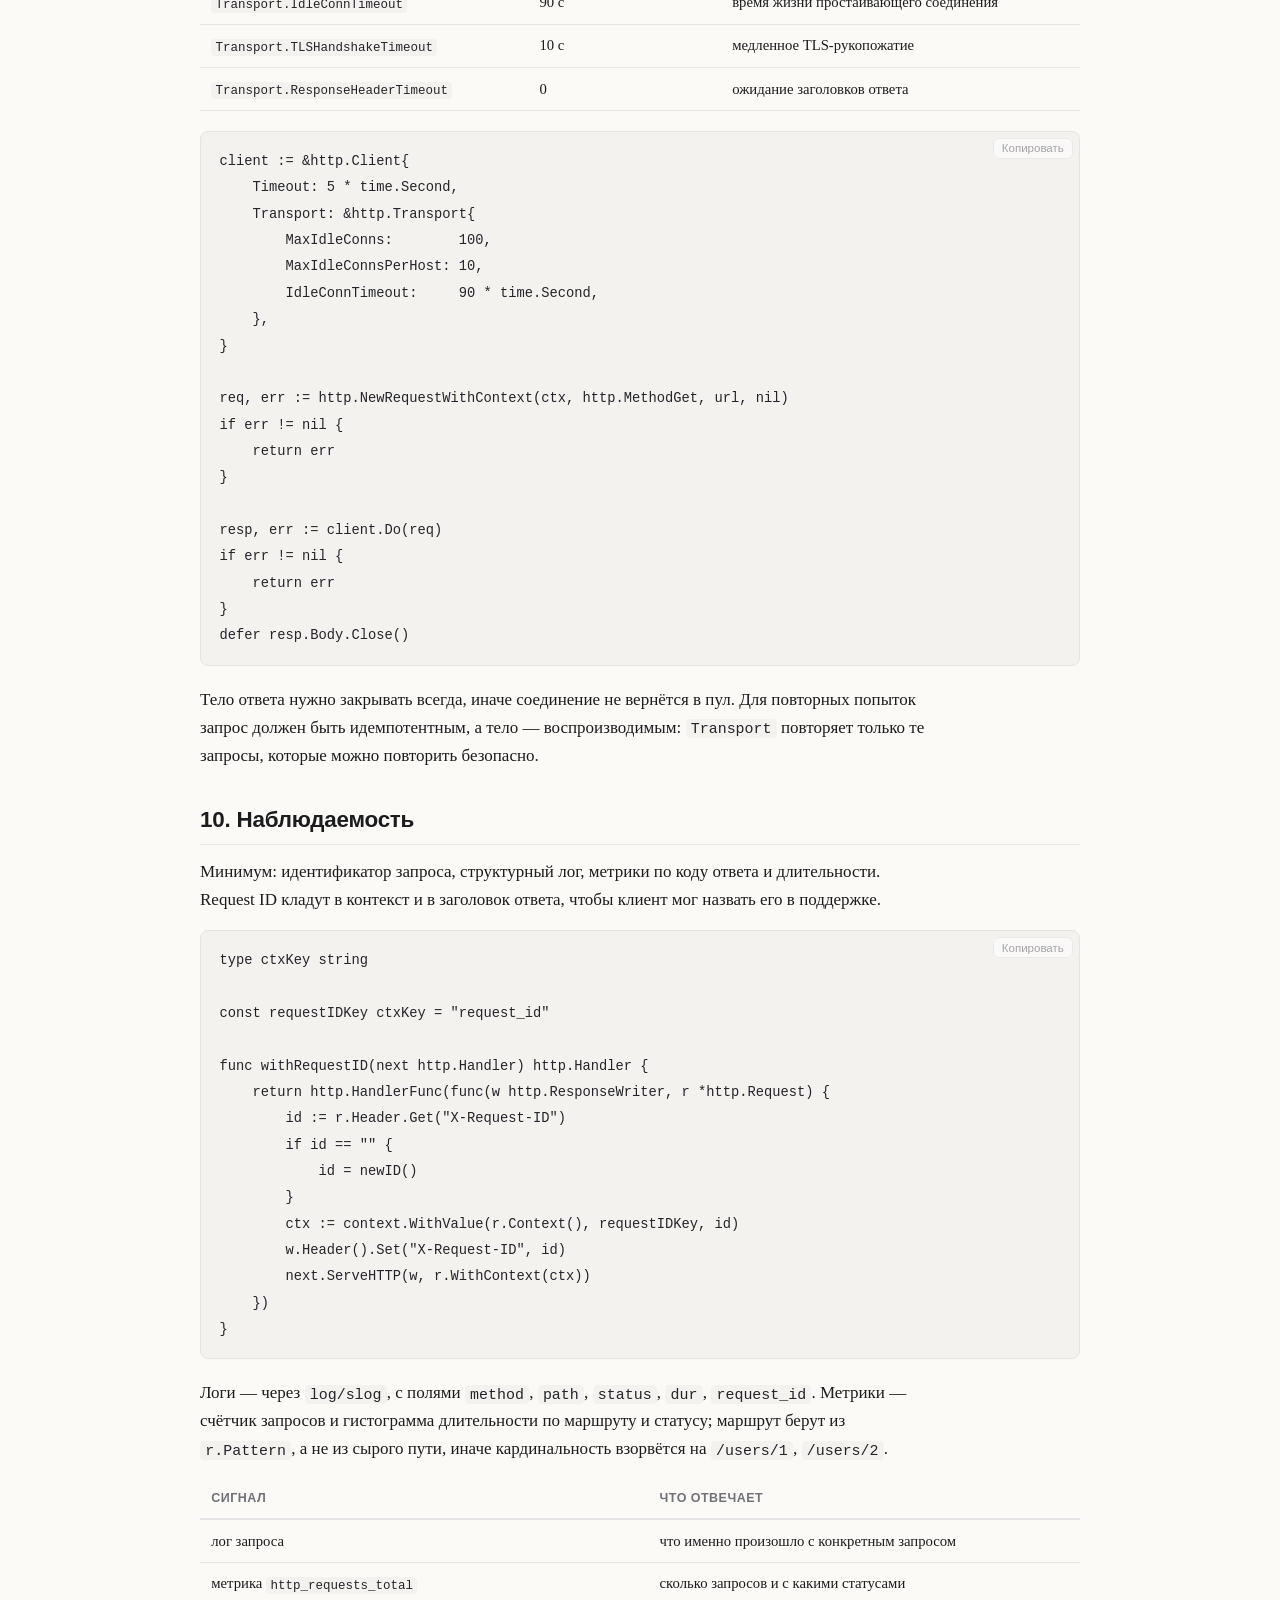
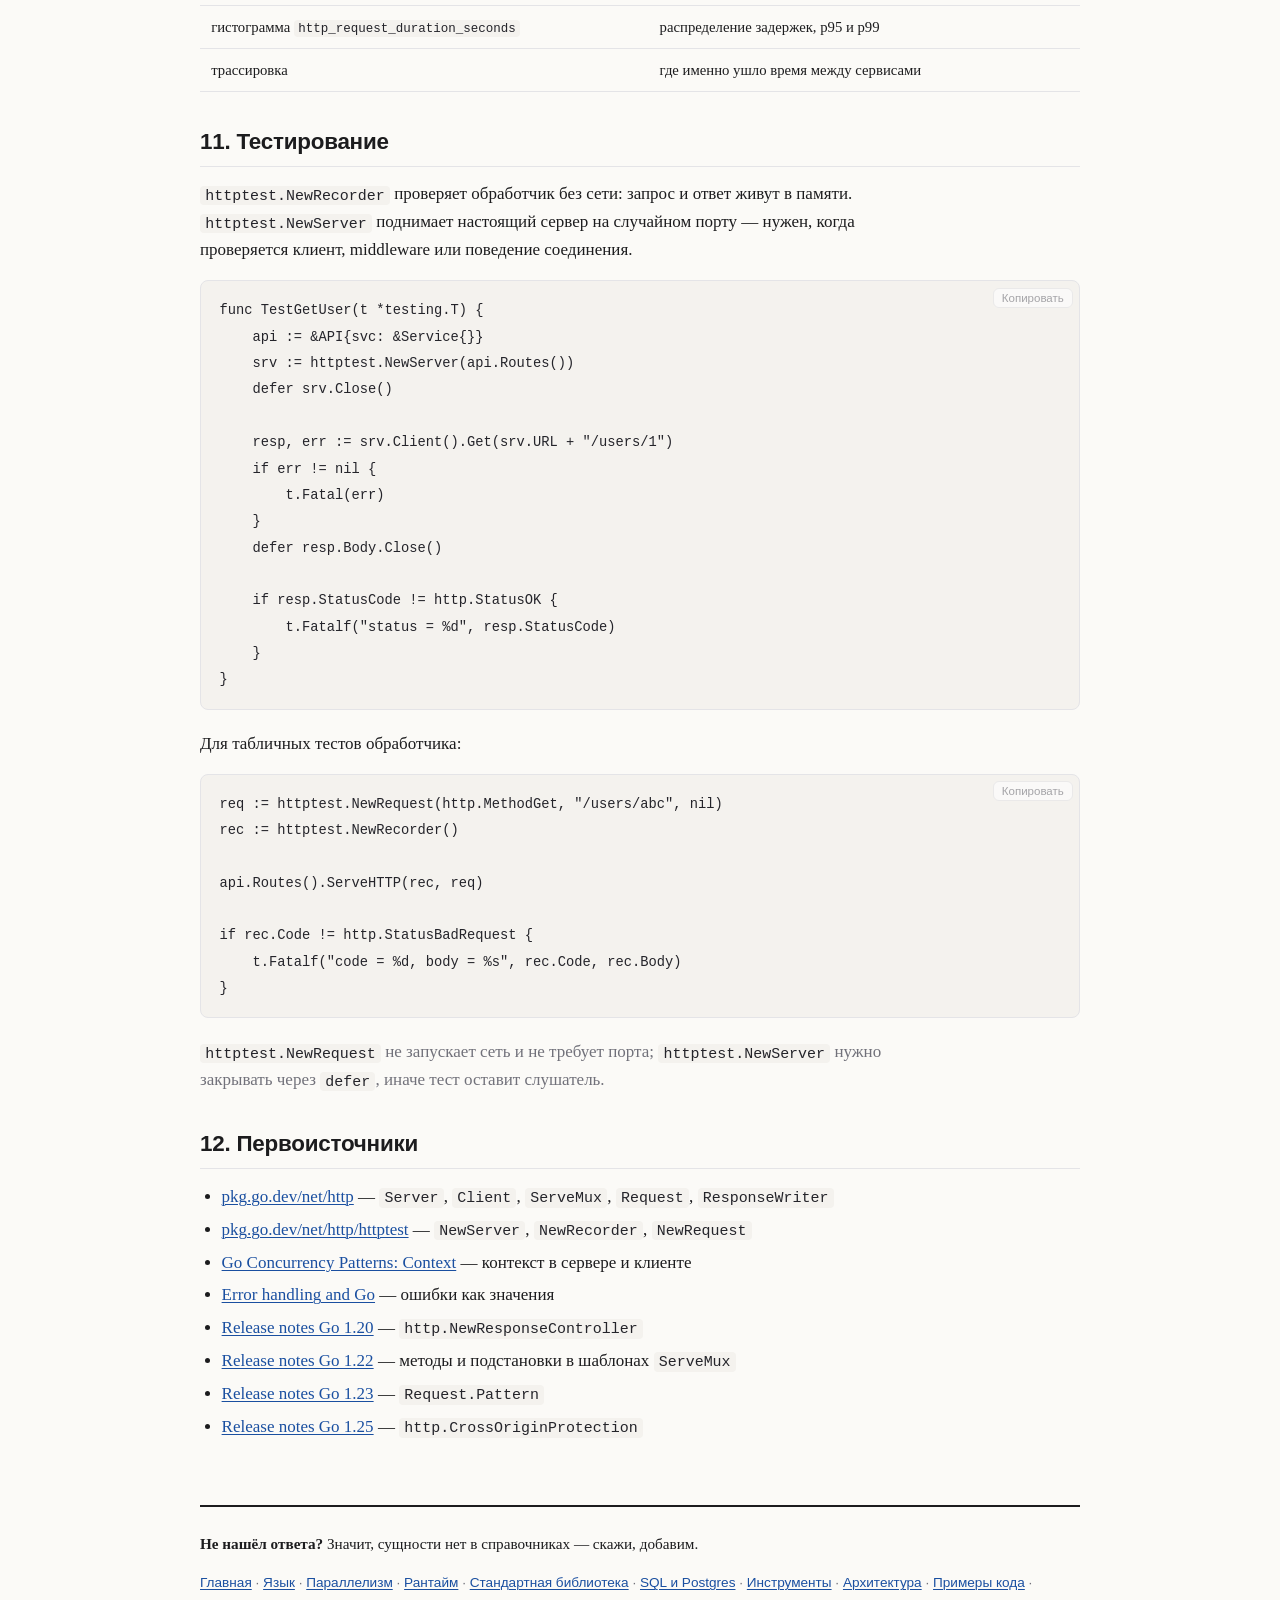
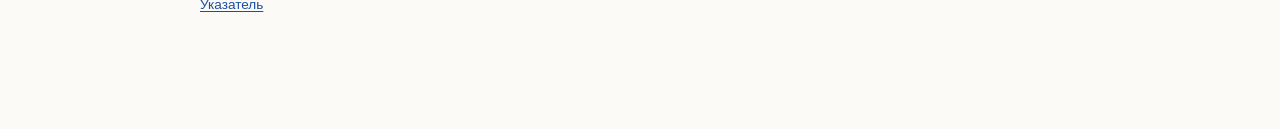
<file: http-service.html>
<!doctype html>
<html lang="ru">
<head>
<meta charset="utf-8">
<meta name="viewport" content="width=device-width, initial-scale=1">
<title>HTTP-сервис — справочник</title>
<link rel="stylesheet" href="assets/reference.css">
<link rel="icon" type="image/svg+xml" href="assets/favicon.svg">
<script src="assets/reference.js"></script>
</head>
<body>
<main class="reference" id="top">

<div class="refside">
<nav class="refnav refnav--rows" aria-label="Справочники">
  <div class="refnav__row">
    <span class="refnav__label">Справочники</span>
    <a href="./index.html">Главная</a>
    <a href="./ukazatel.html">Указатель</a>
  </div>
  <div class="refnav__row">
    <span class="refnav__group">Язык и рантайм</span>
    <a href="./language.html">Язык</a>
    <a href="./concurrency.html">Параллелизм</a>
    <a href="./runtime.html">Рантайм</a>
  </div>
  <div class="refnav__row">
    <span class="refnav__group">Практика</span>
    <a href="./stdlib.html">Стандартная библиотека</a>
    <span class="refnav__here" aria-current="page">HTTP-сервис</span>
    <a href="./sql.html">SQL и Postgres</a>
    <a href="./tooling.html">Инструменты</a>
  </div>
  <div class="refnav__row">
    <span class="refnav__group">Основы</span>
    <a href="./architecture.html">Архитектура</a>
    <a href="./examples.html">Примеры кода</a>
  </div>
</nav>

<aside class="refkeys" aria-label="Горячие клавиши">
  <span class="refkeys__title">Горячие клавиши</span>
  <ul>
    <li><kbd>/</kbd> — поиск по странице; <kbd>Enter</kbd> — следующее совпадение</li>
    <li><kbd>Ctrl</kbd>/<kbd>Cmd</kbd>+<kbd>E</kbd> — поиск по всем справочникам (<kbd>@</kbd> — разделы)</li>
    <li><kbd>Ctrl</kbd>/<kbd>Cmd</kbd>+<kbd>E</kbd> — в палитре вниз, <kbd>+Shift</kbd> — вверх</li>
    <li><kbd>Ctrl</kbd>/<kbd>Cmd</kbd>+<kbd>Shift</kbd>+<kbd>P</kbd> — палитра команд: что можно сделать</li>
    <li><kbd>[</kbd> <kbd>]</kbd> — предыдущий / следующий раздел</li>
    <li><kbd>j</kbd> / <kbd>k</kbd> — скролл вниз / вверх</li>
    <li><kbd>g</kbd> <kbd>g</kbd> — в начало страницы</li>
    <li><kbd>G</kbd> — в конец страницы</li>
    <li><kbd>t</kbd> — скрыть оглавление</li>
    <li><kbd>n</kbd> — показать/скрыть навигацию</li>
    <li><kbd>z</kbd> — Zen-режим: только текст</li>
    <li><kbd>y</kbd> — ссылка на раздел</li>
    <li><kbd>Esc</kbd> — очистить поиск и снять фокус; в Zen — выйти</li>
  </ul>
</aside>
</div>

<header class="reference-header">
  <p class="reference-meta">Справочник</p>
  <h1>HTTP-сервис — справочник</h1>
  <p class="lead">Запрос от сокета до ответа: сервер и таймауты, <code>ServeMux</code>, middleware, лимиты тела, ошибки как контракт, graceful shutdown, клиент, наблюдаемость и тесты.</p>
  <p class="reference-sub"><a href="./index.html">Все справочники</a></p>
</header>

<div class="callout callout--info">
  <p>Собрано из документации <a href="https://pkg.go.dev/net/http">net/http</a>, release notes Go 1.22–1.27 и статей <a href="https://go.dev/blog/context">Go Concurrency Patterns: Context</a> и <a href="https://go.dev/blog/error-handling-and-go">Error handling and Go</a>. Примеры проверены <code>go build</code>, <code>go vet</code> и <code>httptest</code>.</p>
</div>

<nav id="toc" aria-label="Разделы страницы">
  <h2>Оглавление</h2>
  <div class="refsearch">
    <input type="search" id="refSearch" placeholder="Поиск по странице…" autocomplete="off" aria-label="Поиск по странице">
    <p class="refsearch__status" id="refSearchStatus" role="status"></p>
    <ul id="refSearchResults" class="refsearch__results" hidden></ul>
  </div>
  <ul>
    <li><a href="#path">1. Карта запроса</a></li>
    <li><a href="#server">2. Server и таймауты</a></li>
    <li><a href="#mux">3. ServeMux и маршруты</a></li>
    <li><a href="#middleware">4. Handler и middleware</a></li>
    <li><a href="#request">5. Request: тело, лимиты, контекст</a></li>
    <li><a href="#response">6. Response: статус, заголовки, JSON</a></li>
    <li><a href="#errors">7. Ошибки как контракт</a></li>
    <li><a href="#shutdown">8. Graceful shutdown</a></li>
    <li><a href="#client">9. Клиент</a></li>
    <li><a href="#observability">10. Наблюдаемость</a></li>
    <li><a href="#testing">11. Тестирование</a></li>
    <li><a href="#sources">12. Первоисточники</a></li>
  </ul>
</nav>

<section id="path">
  <h2>1. Карта запроса</h2>

  <p><code>net/http</code> принимает соединение, читает запрос, выбирает обработчик по <code>ServeMux</code> и вызывает <code>ServeHTTP</code>. Обработчик получает <code>ResponseWriter</code> и <code>*Request</code>; ответ уходит по тому же соединению, если клиент его не закрыл.</p>

  <div class="table-wrap">
    <table>
      <thead><tr><th>Шаг</th><th>Кто отвечает</th><th>Что происходит</th></tr></thead>
      <tbody>
        <tr><td>1. Соединение</td><td><code>Server</code></td><td>принимает TCP, читает заголовки с ограничением</td></tr>
        <tr><td>2. Маршрут</td><td><code>ServeMux</code></td><td>сопоставляет метод и путь с шаблоном</td></tr>
        <tr><td>3. Middleware</td><td>обёртки <code>http.Handler</code></td><td>лог, восстановление после паники, request ID, аутентификация</td></tr>
        <tr><td>4. Handler</td><td>ваш код</td><td>читает тело, вызывает сервис, пишет ответ</td></tr>
        <tr><td>5. Сервис</td><td>домен</td><td>правила, транзакции, обращения к хранилищу</td></tr>
        <tr><td>6. Ответ</td><td><code>ResponseWriter</code></td><td>заголовки, статус, тело</td></tr>
      </tbody>
    </table>
  </div>

  <p class="is-muted">Порядок middleware — порядок обёрток: внешняя видит запрос первой, а ответ последней. Восстановление после паники ставят снаружи, чтобы поймать панику любого внутреннего слоя.</p>
</section>

<section id="server">
  <h2>2. Server и таймауты</h2>

  <p>Нулевой таймаут означает «без ограничения». Это удобно для локальной разработки и опасно в production: медленный клиент держит соединение и горутину сколько угодно.</p>

  <div class="table-wrap">
    <table>
      <thead><tr><th>Поле</th><th>Что ограничивает</th><th>Ноль</th></tr></thead>
      <tbody>
        <tr><td><code>ReadHeaderTimeout</code></td><td>чтение заголовков запроса</td><td>берётся <code>ReadTimeout</code></td></tr>
        <tr><td><code>ReadTimeout</code></td><td>чтение всего запроса, включая тело</td><td>без ограничения</td></tr>
        <tr><td><code>WriteTimeout</code></td><td>запись ответа</td><td>без ограничения</td></tr>
        <tr><td><code>IdleTimeout</code></td><td>простой keep-alive соединения</td><td>берётся <code>ReadTimeout</code></td></tr>
        <tr><td><code>MaxHeaderBytes</code></td><td>размер заголовков</td><td><code>DefaultMaxHeaderBytes</code> = 1 МиБ</td></tr>
        <tr><td><code>BaseContext</code></td><td>корневой контекст всех запросов</td><td><code>context.Background()</code></td></tr>
        <tr><td><code>ConnContext</code></td><td>контекст отдельного соединения</td><td>без изменений</td></tr>
      </tbody>
    </table>
  </div>

  <pre><code>srv := &amp;http.Server{
    Addr:              ":8080",
    Handler:           api.Routes(),
    ReadHeaderTimeout: 5 * time.Second,
    ReadTimeout:       15 * time.Second,
    WriteTimeout:      30 * time.Second,
    IdleTimeout:       60 * time.Second,
    MaxHeaderBytes:    1 &lt;&lt; 20,
}</code></pre>

  <p><code>ReadHeaderTimeout</code> защищает от медленных заголовков (Slowloris), <code>ReadTimeout</code> — от медленного тела, <code>WriteTimeout</code> — от медленного читателя. Для отдельного обработчика дедлайн можно поменять через <code>http.NewResponseController</code> [1.20].</p>

  <pre><code>rc := http.NewResponseController(w)
_ = rc.SetWriteDeadline(time.Now().Add(2 * time.Minute))
io.Copy(w, bigFile)</code></pre>
</section>

<section id="mux">
  <h2>3. ServeMux и маршруты</h2>

  <p>С Go 1.22 шаблон <code>ServeMux</code> может содержать метод и подстановки. Метод указывается первым словом; шаблон с методом приоритетнее такого же без метода. Регистрация <code>GET</code> автоматически покрывает <code>HEAD</code>.</p>

  <div class="table-wrap">
    <table>
      <thead><tr><th>Шаблон</th><th>Что совпадает</th></tr></thead>
      <tbody>
        <tr><td><code>/users</code></td><td>точный путь <code>/users</code></td></tr>
        <tr><td><code>/users/</code></td><td>поддерево: <code>/users</code>, <code>/users/1</code>, <code>/users/1/posts</code></td></tr>
        <tr><td><code>GET /users/{id}</code></td><td>один сегмент; значение — <code>r.PathValue("id")</code></td></tr>
        <tr><td><code>GET /files/{path...}</code></td><td>остаток пути, включая слэши</td></tr>
        <tr><td><code>GET /users/{$}</code></td><td>только точный <code>/users</code>, без поддерева</td></tr>
        <tr><td><code>example.com/</code></td><td>запросы к указанному хосту</td></tr>
      </tbody>
    </table>
  </div>

  <pre><code>mux := http.NewServeMux()
mux.HandleFunc("GET /users/{id}", a.getUser)
mux.HandleFunc("POST /users", a.createUser)
mux.HandleFunc("GET /files/{path...}", a.getFile)

func (a *API) getUser(w http.ResponseWriter, r *http.Request) {
    id := r.PathValue("id")
    // ...
}</code></pre>

  <p>Если два шаблона пересекаются, выигрывает более конкретный: метод важнее его отсутствия, литеральный сегмент важнее подстановки, более длинный путь важнее короткого. Конфликтующие шаблоны <code>ServeMux</code> паникует при регистрации. С Go 1.23 сработавший шаблон доступен в <code>r.Pattern</code>.</p>
</section>

<section id="middleware">
  <h2>4. Handler и middleware</h2>

  <p><code>http.Handler</code> — интерфейс с одним методом <code>ServeHTTP(w, r)</code>. <code>http.HandlerFunc</code> превращает функцию в обработчик. Middleware — функция, которая принимает и возвращает <code>http.Handler</code>.</p>

  <pre><code>func logger(next http.Handler) http.Handler {
    return http.HandlerFunc(func(w http.ResponseWriter, r *http.Request) {
        start := time.Now()
        next.ServeHTTP(w, r)
        slog.Info("request",
            "method", r.Method,
            "path", r.URL.Path,
            "dur", time.Since(start),
        )
    })
}

func recoverer(next http.Handler) http.Handler {
    return http.HandlerFunc(func(w http.ResponseWriter, r *http.Request) {
        defer func() {
            if v := recover(); v != nil {
                slog.Error("panic", "value", v, "path", r.URL.Path)
                writeError(w, http.StatusInternalServerError, "internal", "internal error")
            }
        }()
        next.ServeHTTP(w, r)
    })
}

handler := recoverer(logger(mux))</code></pre>

  <p class="is-muted">Если ответ уже начат, <code>writeError</code> из <code>recover</code> не сможет поменять статус: заголовки ушли. Поэтому панику лучше не доводить до записи ответа, а восстановление всё равно оставить последней линией.</p>
</section>

<section id="request">
  <h2>5. Request: тело, лимиты, контекст</h2>

  <div class="table-wrap">
    <table>
      <thead><tr><th>Что нужно</th><th>API</th></tr></thead>
      <tbody>
        <tr><td>тело</td><td><code>r.Body</code>, <code>json.NewDecoder</code>, <code>io.ReadAll</code></td></tr>
        <tr><td>ограничить тело</td><td><code>http.MaxBytesReader(w, r.Body, n)</code></td></tr>
        <tr><td>query-параметры</td><td><code>r.URL.Query()</code>, <code>r.URL.Query().Get("q")</code></td></tr>
        <tr><td>форма</td><td><code>r.ParseForm()</code>, <code>r.FormValue</code>, <code>r.PostFormValue</code></td></tr>
        <tr><td>заголовки</td><td><code>r.Header.Get</code>, <code>r.UserAgent</code>, <code>r.Host</code></td></tr>
        <tr><td>контекст</td><td><code>r.Context()</code></td></tr>
        <tr><td>подстановка пути</td><td><code>r.PathValue("id")</code></td></tr>
        <tr><td>отмена клиентом</td><td><code>&lt;-r.Context().Done()</code></td></tr>
      </tbody>
    </table>
  </div>

  <pre><code>func (a *API) createUser(w http.ResponseWriter, r *http.Request) {
    r.Body = http.MaxBytesReader(w, r.Body, 1 &lt;&lt; 20)

    dec := json.NewDecoder(r.Body)
    dec.DisallowUnknownFields()

    var req User
    if err := dec.Decode(&amp;req); err != nil {
        writeError(w, http.StatusBadRequest, "invalid_json", "invalid request body")
        return
    }

    writeJSON(w, http.StatusCreated, req)
}</code></pre>

  <p>Контекст запроса отменяется, когда клиент закрыл соединение, отменил запрос или обработчик вернулся. Всё, что делает handler, должно принимать <code>ctx</code> и проверять отмену: запросы к базе, HTTP-вызовы, тяжёлые циклы.</p>

  <pre><code>ctx := r.Context()

select {
case &lt;-ctx.Done():
    return ctx.Err()
case result := &lt;-work:
    writeJSON(w, http.StatusOK, result)
}</code></pre>
</section>

<section id="response">
  <h2>6. Response: статус, заголовки, JSON</h2>

  <p><code>ResponseWriter</code> имеет три метода: <code>Header()</code>, <code>Write([]byte)</code>, <code>WriteHeader(status)</code>. Заголовки нужно установить до <code>WriteHeader</code>; первый <code>Write</code> без явного статуса отправляет <code>200 OK</code>. Повторный <code>WriteHeader</code> игнорируется с предупреждением.</p>

  <div class="table-wrap">
    <table>
      <thead><tr><th>Задача</th><th>Как</th></tr></thead>
      <tbody>
        <tr><td>JSON-ответ</td><td><code>Content-Type: application/json; charset=utf-8</code>, затем <code>json.NewEncoder(w).Encode</code></td></tr>
        <tr><td>ошибка</td><td><code>http.Error(w, msg, code)</code> — текст и <code>X-Content-Type-Options: nosniff</code></td></tr>
        <tr><td>редирект</td><td><code>http.Redirect(w, r, url, code)</code></td></tr>
        <tr><td>файл</td><td><code>http.ServeFile</code>, <code>http.FileServer</code></td></tr>
        <tr><td>поток</td><td><code>http.Flusher</code>, <code>http.NewResponseController(w).Flush()</code></td></tr>
        <tr><td>заголовки безопасности</td><td><code>X-Content-Type-Options</code>, <code>Content-Security-Policy</code>, <code>Strict-Transport-Security</code></td></tr>
      </tbody>
    </table>
  </div>

  <pre><code>func writeJSON(w http.ResponseWriter, status int, v any) {
    w.Header().Set("Content-Type", "application/json; charset=utf-8")
    w.WriteHeader(status)
    _ = json.NewEncoder(w).Encode(v)
}</code></pre>

  <p class="is-muted">Если <code>Encode</code> вернул ошибку, статус уже отправлен: поменять его нельзя. Для ответов, которые могут не сериализоваться, сначала кодируют в буфер, затем пишут статус и тело.</p>
</section>

<section id="errors">
  <h2>7. Ошибки как контракт</h2>

  <p>HTTP-ответ должен быть предсказуемым: одинаковый JSON для ошибок, стабильные коды, понятное сообщение. Внутренние детали — текст ошибки базы, стек, имена таблиц — наружу не отдают; их пишут в лог вместе с request ID.</p>

  <div class="table-wrap">
    <table>
      <thead><tr><th>Домен</th><th>HTTP-статус</th><th>Код в теле</th></tr></thead>
      <tbody>
        <tr><td>неверный ввод</td><td><code>400 Bad Request</code></td><td><code>invalid_argument</code></td></tr>
        <tr><td>не аутентифицирован</td><td><code>401 Unauthorized</code></td><td><code>unauthenticated</code></td></tr>
        <tr><td>нет прав</td><td><code>403 Forbidden</code></td><td><code>permission_denied</code></td></tr>
        <tr><td>не найдено</td><td><code>404 Not Found</code></td><td><code>not_found</code></td></tr>
        <tr><td>конфликт версий или уникальности</td><td><code>409 Conflict</code></td><td><code>conflict</code></td></tr>
        <tr><td>нарушено правило домена</td><td><code>422 Unprocessable Entity</code></td><td><code>failed_precondition</code></td></tr>
        <tr><td>слишком много запросов</td><td><code>429 Too Many Requests</code></td><td><code>resource_exhausted</code></td></tr>
        <tr><td>внутренняя ошибка</td><td><code>500 Internal Server Error</code></td><td><code>internal</code></td></tr>
        <tr><td>таймаут или недоступность зависимости</td><td><code>503 Service Unavailable</code></td><td><code>unavailable</code></td></tr>
      </tbody>
    </table>
  </div>

  <pre><code>type errorBody struct {
    Code    string `json:"code"`
    Message string `json:"message"`
}

func writeError(w http.ResponseWriter, status int, code, msg string) {
    writeJSON(w, status, errorBody{Code: code, Message: msg})
}

func (a *API) getUser(w http.ResponseWriter, r *http.Request) {
    id, err := strconv.Atoi(r.PathValue("id"))
    if err != nil {
        writeError(w, http.StatusBadRequest, "invalid_id", "id must be an integer")
        return
    }

    u, err := a.svc.Get(r.Context(), id)
    if errors.Is(err, ErrNotFound) {
        writeError(w, http.StatusNotFound, "not_found", "user not found")
        return
    }
    if err != nil {
        slog.Error("get user", "err", err, "id", id)
        writeError(w, http.StatusInternalServerError, "internal", "internal error")
        return
    }
    writeJSON(w, http.StatusOK, u)
}</code></pre>

  <p class="is-muted">Отображение «ошибка домена → статус» держат в одном месте, рядом с обработчиком. Если каждая ручка придумывает статусы сама, клиент перестаёт понимать API.</p>
</section>

<section id="shutdown">
  <h2>8. Graceful shutdown</h2>

  <p><code>Server.Shutdown</code> закрывает слушатель, перестаёт принимать новые соединения и ждёт, пока активные запросы завершатся. <code>ListenAndServe</code> после этого возвращает <code>http.ErrServerClosed</code> — это штатное завершение, а не ошибка.</p>

  <pre><code>func run(ctx context.Context) error {
    srv := &amp;http.Server{
        Addr:              ":8080",
        Handler:           api.Routes(),
        ReadHeaderTimeout: 5 * time.Second,
    }

    errCh := make(chan error, 1)
    go func() {
        errCh &lt;- srv.ListenAndServe()
    }()

    select {
    case err := &lt;-errCh:
        if errors.Is(err, http.ErrServerClosed) {
            return nil
        }
        return err
    case &lt;-ctx.Done():
    }

    shutdownCtx, cancel := context.WithTimeout(context.Background(), 10*time.Second)
    defer cancel()
    return srv.Shutdown(shutdownCtx)
}</code></pre>

  <pre><code>ctx, stop := signal.NotifyContext(context.Background(), os.Interrupt, syscall.SIGTERM)
defer stop()

if err := run(ctx); err != nil {
    log.Fatal(err)
}</code></pre>

  <p class="is-muted"><code>Shutdown</code> не ждёт соединений, которые обработчик забрал через <code>Hijacker</code> (WebSocket, свой протокол): их закрывает приложение. Контекст самого сервера отменяется только после возврата из <code>Shutdown</code>.</p>
</section>

<section id="client">
  <h2>9. Клиент</h2>

  <p><code>http.Client</code> переиспользует соединения через <code>Transport</code>. Создавать новый клиент на каждый запрос бессмысленно: каждый получит свой пул соединений. <code>Client.Timeout</code> покрывает весь запрос: соединение, редиректы и чтение тела.</p>

  <div class="table-wrap">
    <table>
      <thead><tr><th>Настройка</th><th>По умолчанию</th><th>Зачем менять</th></tr></thead>
      <tbody>
        <tr><td><code>Client.Timeout</code></td><td>0 — без ограничения</td><td>жёсткий предел на весь запрос</td></tr>
        <tr><td><code>Transport.MaxIdleConns</code></td><td>100</td><td>размер общего пула</td></tr>
        <tr><td><code>Transport.MaxIdleConnsPerHost</code></td><td>2</td><td>параллелизм к одному хосту</td></tr>
        <tr><td><code>Transport.IdleConnTimeout</code></td><td>90 с</td><td>время жизни простаивающего соединения</td></tr>
        <tr><td><code>Transport.TLSHandshakeTimeout</code></td><td>10 с</td><td>медленное TLS-рукопожатие</td></tr>
        <tr><td><code>Transport.ResponseHeaderTimeout</code></td><td>0</td><td>ожидание заголовков ответа</td></tr>
      </tbody>
    </table>
  </div>

  <pre><code>client := &amp;http.Client{
    Timeout: 5 * time.Second,
    Transport: &amp;http.Transport{
        MaxIdleConns:        100,
        MaxIdleConnsPerHost: 10,
        IdleConnTimeout:     90 * time.Second,
    },
}

req, err := http.NewRequestWithContext(ctx, http.MethodGet, url, nil)
if err != nil {
    return err
}

resp, err := client.Do(req)
if err != nil {
    return err
}
defer resp.Body.Close()</code></pre>

  <p>Тело ответа нужно закрывать всегда, иначе соединение не вернётся в пул. Для повторных попыток запрос должен быть идемпотентным, а тело — воспроизводимым: <code>Transport</code> повторяет только те запросы, которые можно повторить безопасно.</p>
</section>

<section id="observability">
  <h2>10. Наблюдаемость</h2>

  <p>Минимум: идентификатор запроса, структурный лог, метрики по коду ответа и длительности. Request ID кладут в контекст и в заголовок ответа, чтобы клиент мог назвать его в поддержке.</p>

  <pre><code>type ctxKey string

const requestIDKey ctxKey = "request_id"

func withRequestID(next http.Handler) http.Handler {
    return http.HandlerFunc(func(w http.ResponseWriter, r *http.Request) {
        id := r.Header.Get("X-Request-ID")
        if id == "" {
            id = newID()
        }
        ctx := context.WithValue(r.Context(), requestIDKey, id)
        w.Header().Set("X-Request-ID", id)
        next.ServeHTTP(w, r.WithContext(ctx))
    })
}</code></pre>

  <p>Логи — через <code>log/slog</code>, с полями <code>method</code>, <code>path</code>, <code>status</code>, <code>dur</code>, <code>request_id</code>. Метрики — счётчик запросов и гистограмма длительности по маршруту и статусу; маршрут берут из <code>r.Pattern</code>, а не из сырого пути, иначе кардинальность взорвётся на <code>/users/1</code>, <code>/users/2</code>.</p>

  <div class="table-wrap">
    <table>
      <thead><tr><th>Сигнал</th><th>Что отвечает</th></tr></thead>
      <tbody>
        <tr><td>лог запроса</td><td>что именно произошло с конкретным запросом</td></tr>
        <tr><td>метрика <code>http_requests_total</code></td><td>сколько запросов и с какими статусами</td></tr>
        <tr><td>гистограмма <code>http_request_duration_seconds</code></td><td>распределение задержек, p95 и p99</td></tr>
        <tr><td>трассировка</td><td>где именно ушло время между сервисами</td></tr>
      </tbody>
    </table>
  </div>
</section>

<section id="testing">
  <h2>11. Тестирование</h2>

  <p><code>httptest.NewRecorder</code> проверяет обработчик без сети: запрос и ответ живут в памяти. <code>httptest.NewServer</code> поднимает настоящий сервер на случайном порту — нужен, когда проверяется клиент, middleware или поведение соединения.</p>

  <pre><code>func TestGetUser(t *testing.T) {
    api := &amp;API{svc: &amp;Service{}}
    srv := httptest.NewServer(api.Routes())
    defer srv.Close()

    resp, err := srv.Client().Get(srv.URL + "/users/1")
    if err != nil {
        t.Fatal(err)
    }
    defer resp.Body.Close()

    if resp.StatusCode != http.StatusOK {
        t.Fatalf("status = %d", resp.StatusCode)
    }
}</code></pre>

  <p>Для табличных тестов обработчика:</p>

  <pre><code>req := httptest.NewRequest(http.MethodGet, "/users/abc", nil)
rec := httptest.NewRecorder()

api.Routes().ServeHTTP(rec, req)

if rec.Code != http.StatusBadRequest {
    t.Fatalf("code = %d, body = %s", rec.Code, rec.Body)
}</code></pre>

  <p class="is-muted"><code>httptest.NewRequest</code> не запускает сеть и не требует порта; <code>httptest.NewServer</code> нужно закрывать через <code>defer</code>, иначе тест оставит слушатель.</p>
</section>

<section id="sources">
  <h2>12. Первоисточники</h2>
  <ul>
    <li><a href="https://pkg.go.dev/net/http">pkg.go.dev/net/http</a> — <code>Server</code>, <code>Client</code>, <code>ServeMux</code>, <code>Request</code>, <code>ResponseWriter</code></li>
    <li><a href="https://pkg.go.dev/net/http/httptest">pkg.go.dev/net/http/httptest</a> — <code>NewServer</code>, <code>NewRecorder</code>, <code>NewRequest</code></li>
    <li><a href="https://go.dev/blog/context">Go Concurrency Patterns: Context</a> — контекст в сервере и клиенте</li>
    <li><a href="https://go.dev/blog/error-handling-and-go">Error handling and Go</a> — ошибки как значения</li>
    <li><a href="https://go.dev/doc/go1.20">Release notes Go 1.20</a> — <code>http.NewResponseController</code></li>
    <li><a href="https://go.dev/doc/go1.22">Release notes Go 1.22</a> — методы и подстановки в шаблонах <code>ServeMux</code></li>
    <li><a href="https://go.dev/doc/go1.23">Release notes Go 1.23</a> — <code>Request.Pattern</code></li>
    <li><a href="https://go.dev/doc/go1.25">Release notes Go 1.25</a> — <code>http.CrossOriginProtection</code></li>
  </ul>
</section>

<footer class="reference-footer">
  <p><strong>Не нашёл ответа?</strong> Значит, сущности нет в справочниках — скажи, добавим.</p>
  <p class="reference-footer__links">
    <a href="./index.html">Главная</a> ·
    <a href="./language.html">Язык</a> ·
    <a href="./concurrency.html">Параллелизм</a> ·
    <a href="./runtime.html">Рантайм</a> ·
    <a href="./stdlib.html">Стандартная библиотека</a> ·
    <a href="./sql.html">SQL и Postgres</a> ·
    <a href="./tooling.html">Инструменты</a> ·
    <a href="./architecture.html">Архитектура</a> ·
    <a href="./examples.html">Примеры кода</a> ·
    <a href="./ukazatel.html">Указатель</a>
  </p>
</footer>

</main>
<script src="assets/page.js"></script>
<script src="assets/quickopen.js"></script>
<script src="assets/backtotop.js"></script>
</body>
</html>
</file>
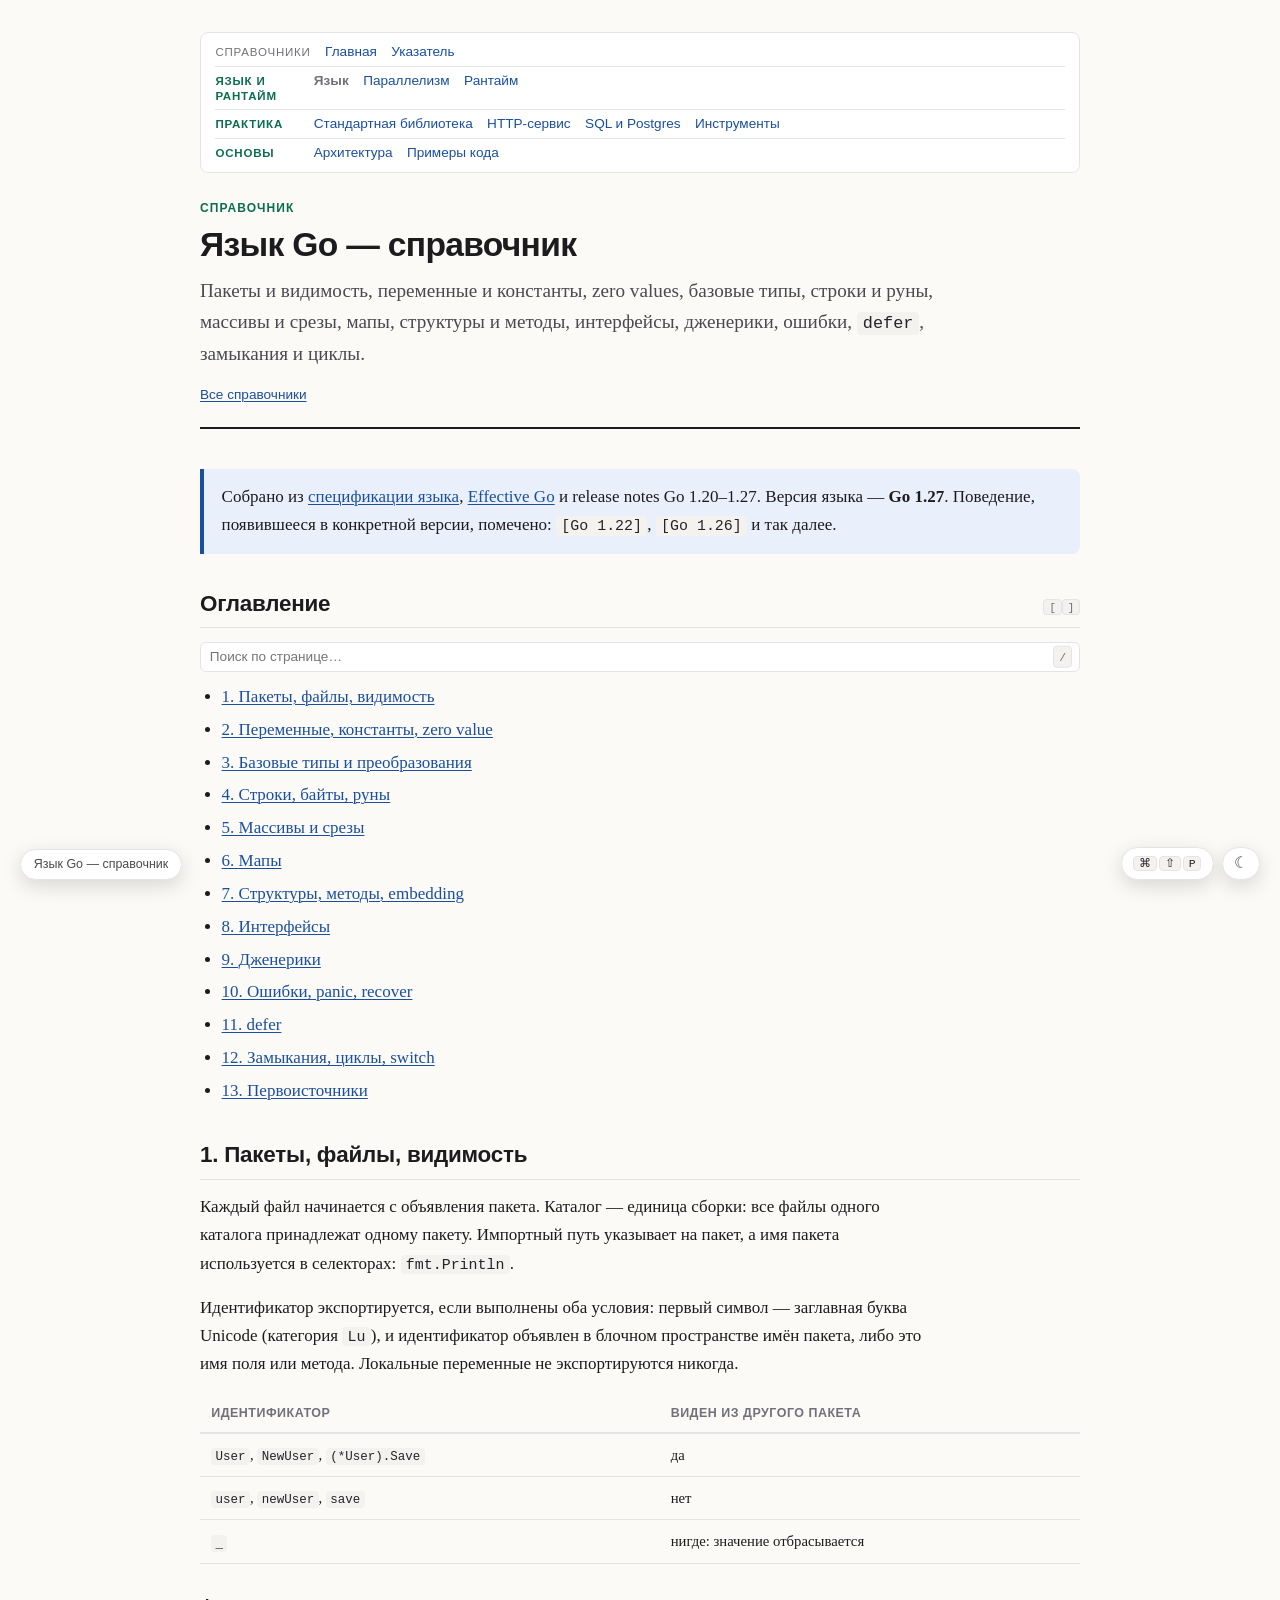
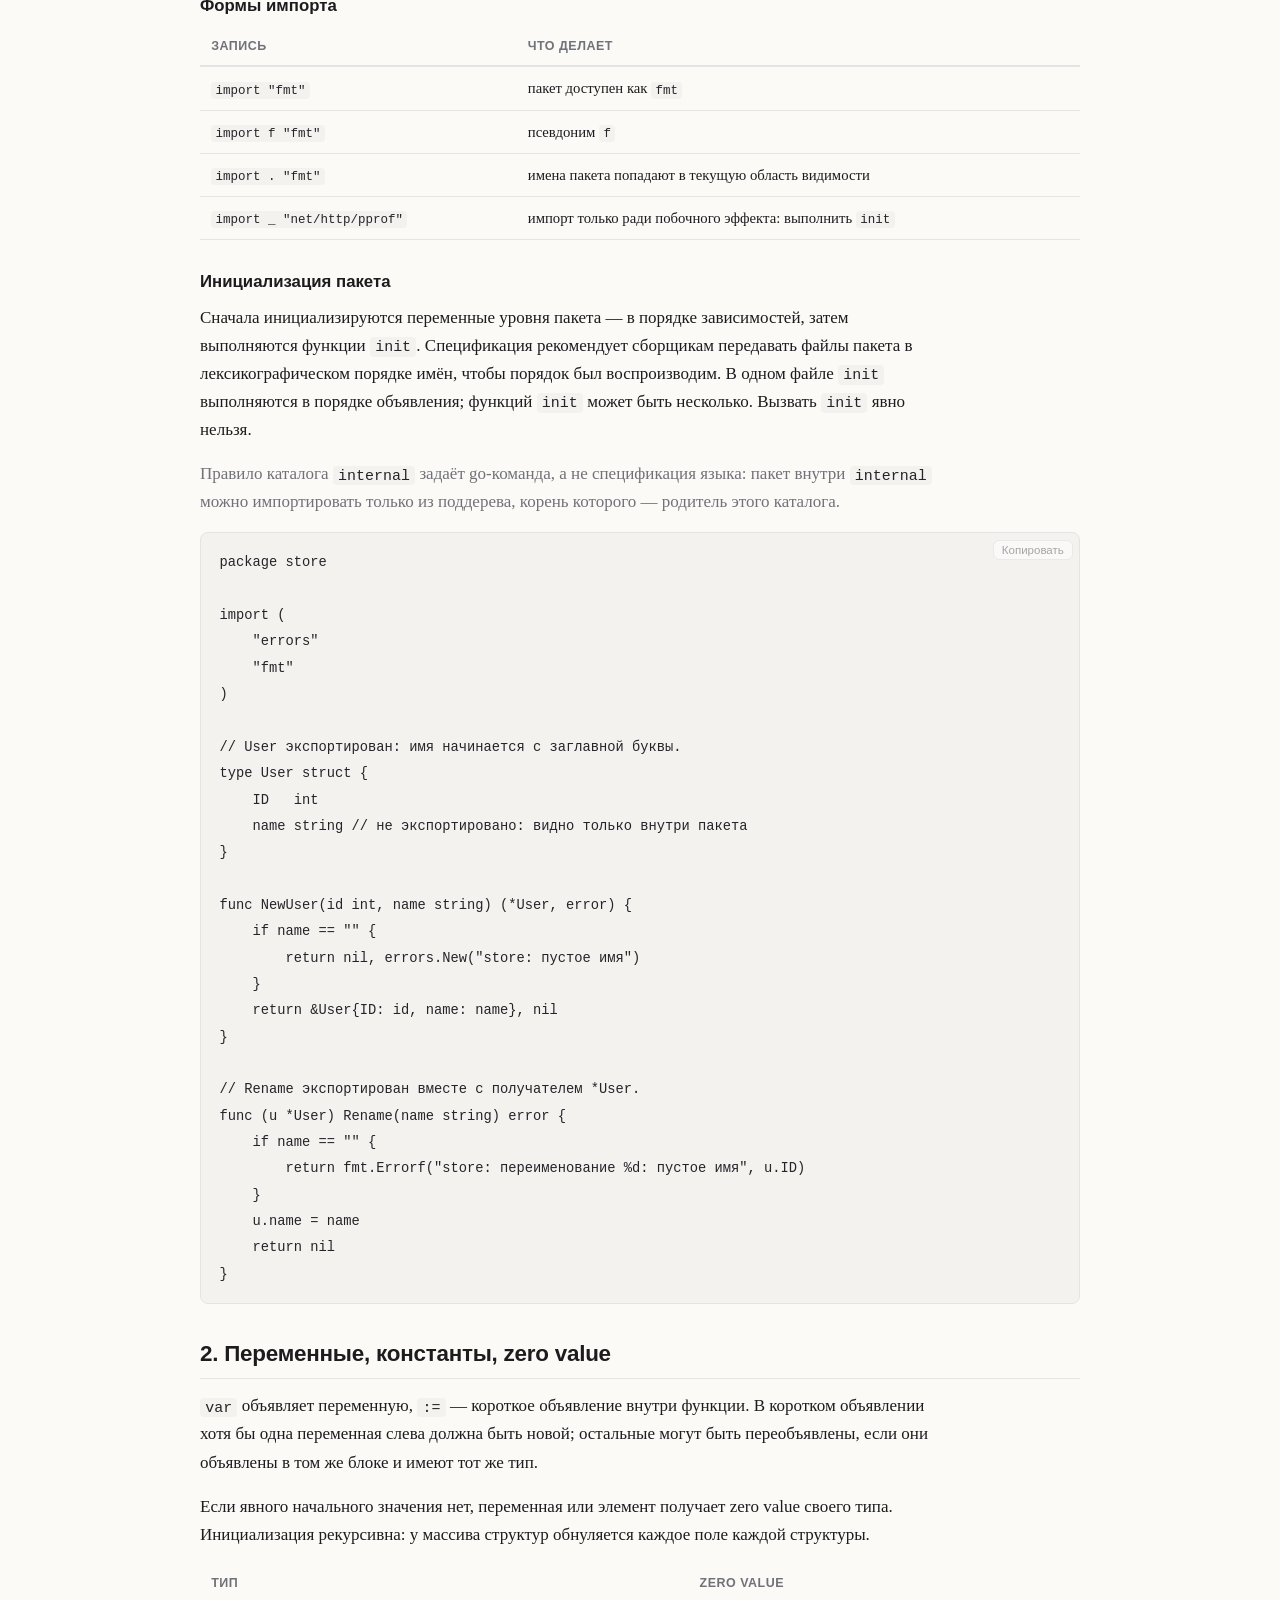
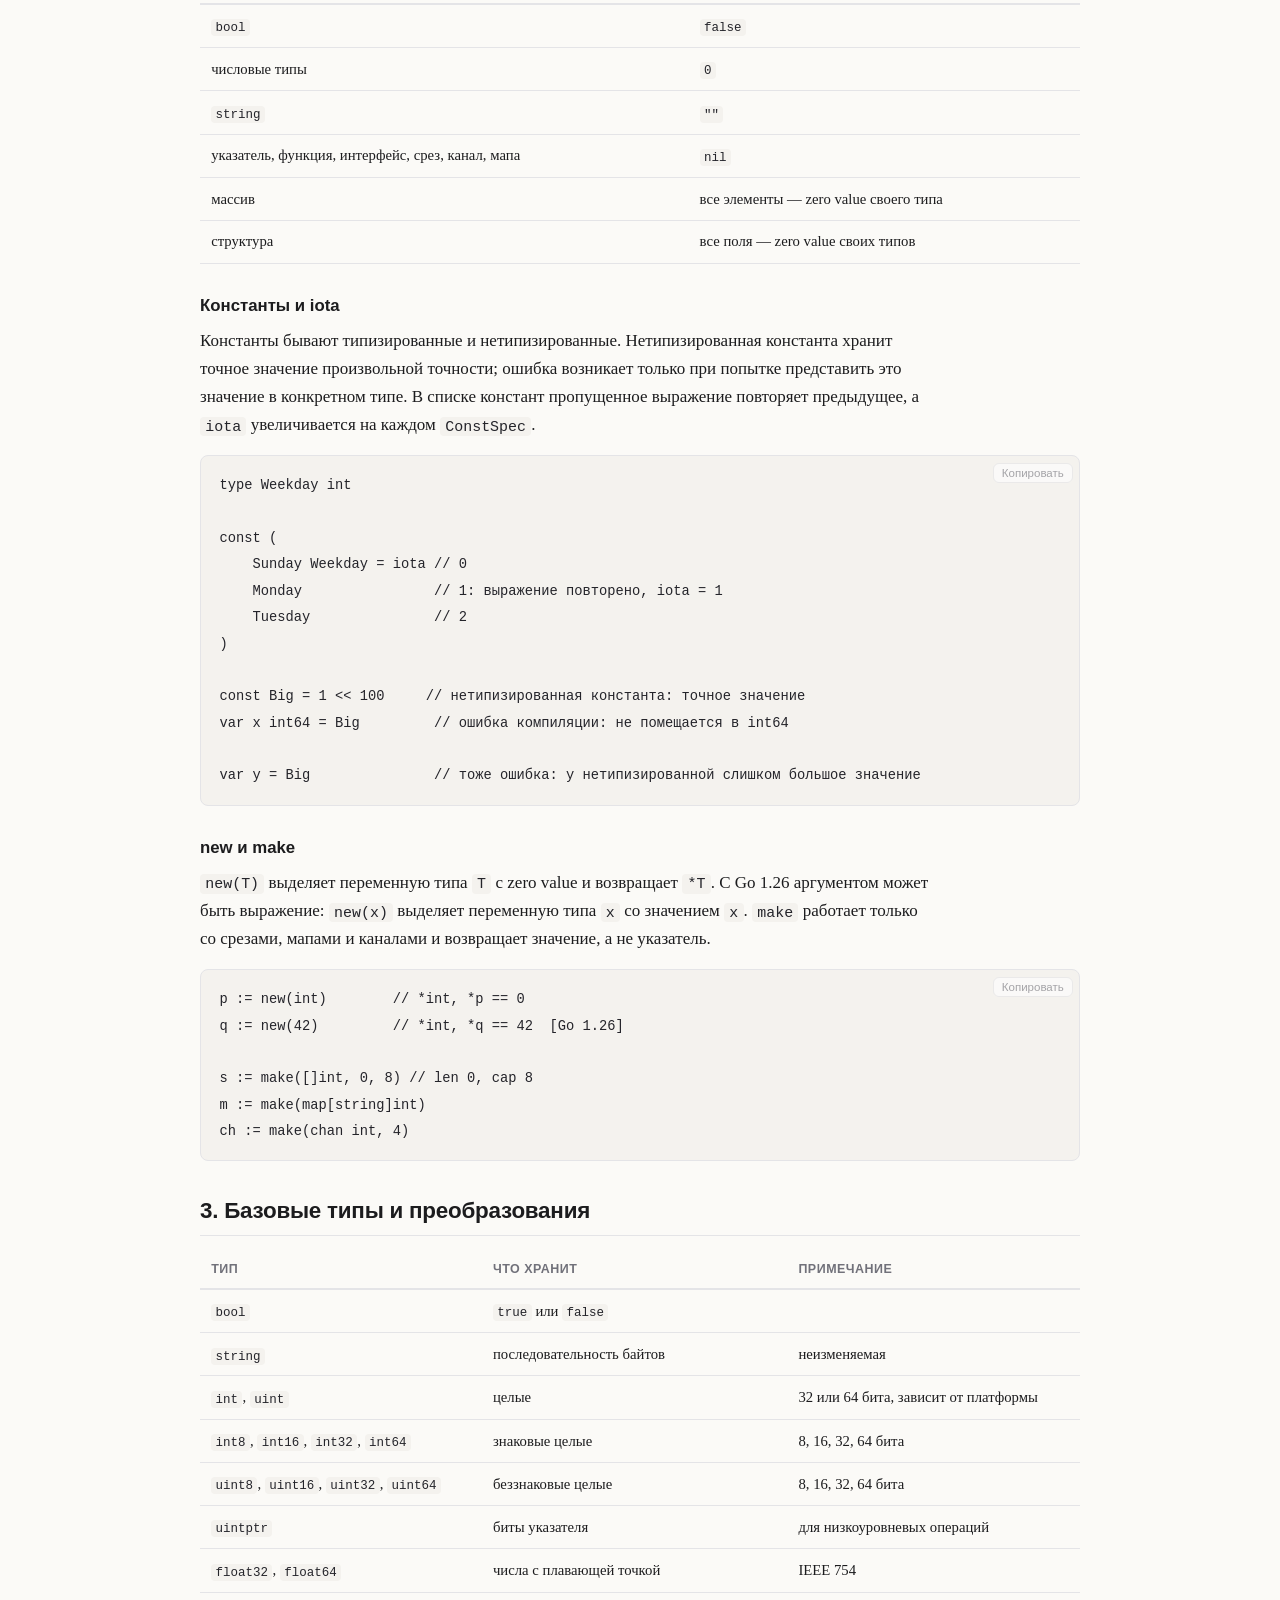
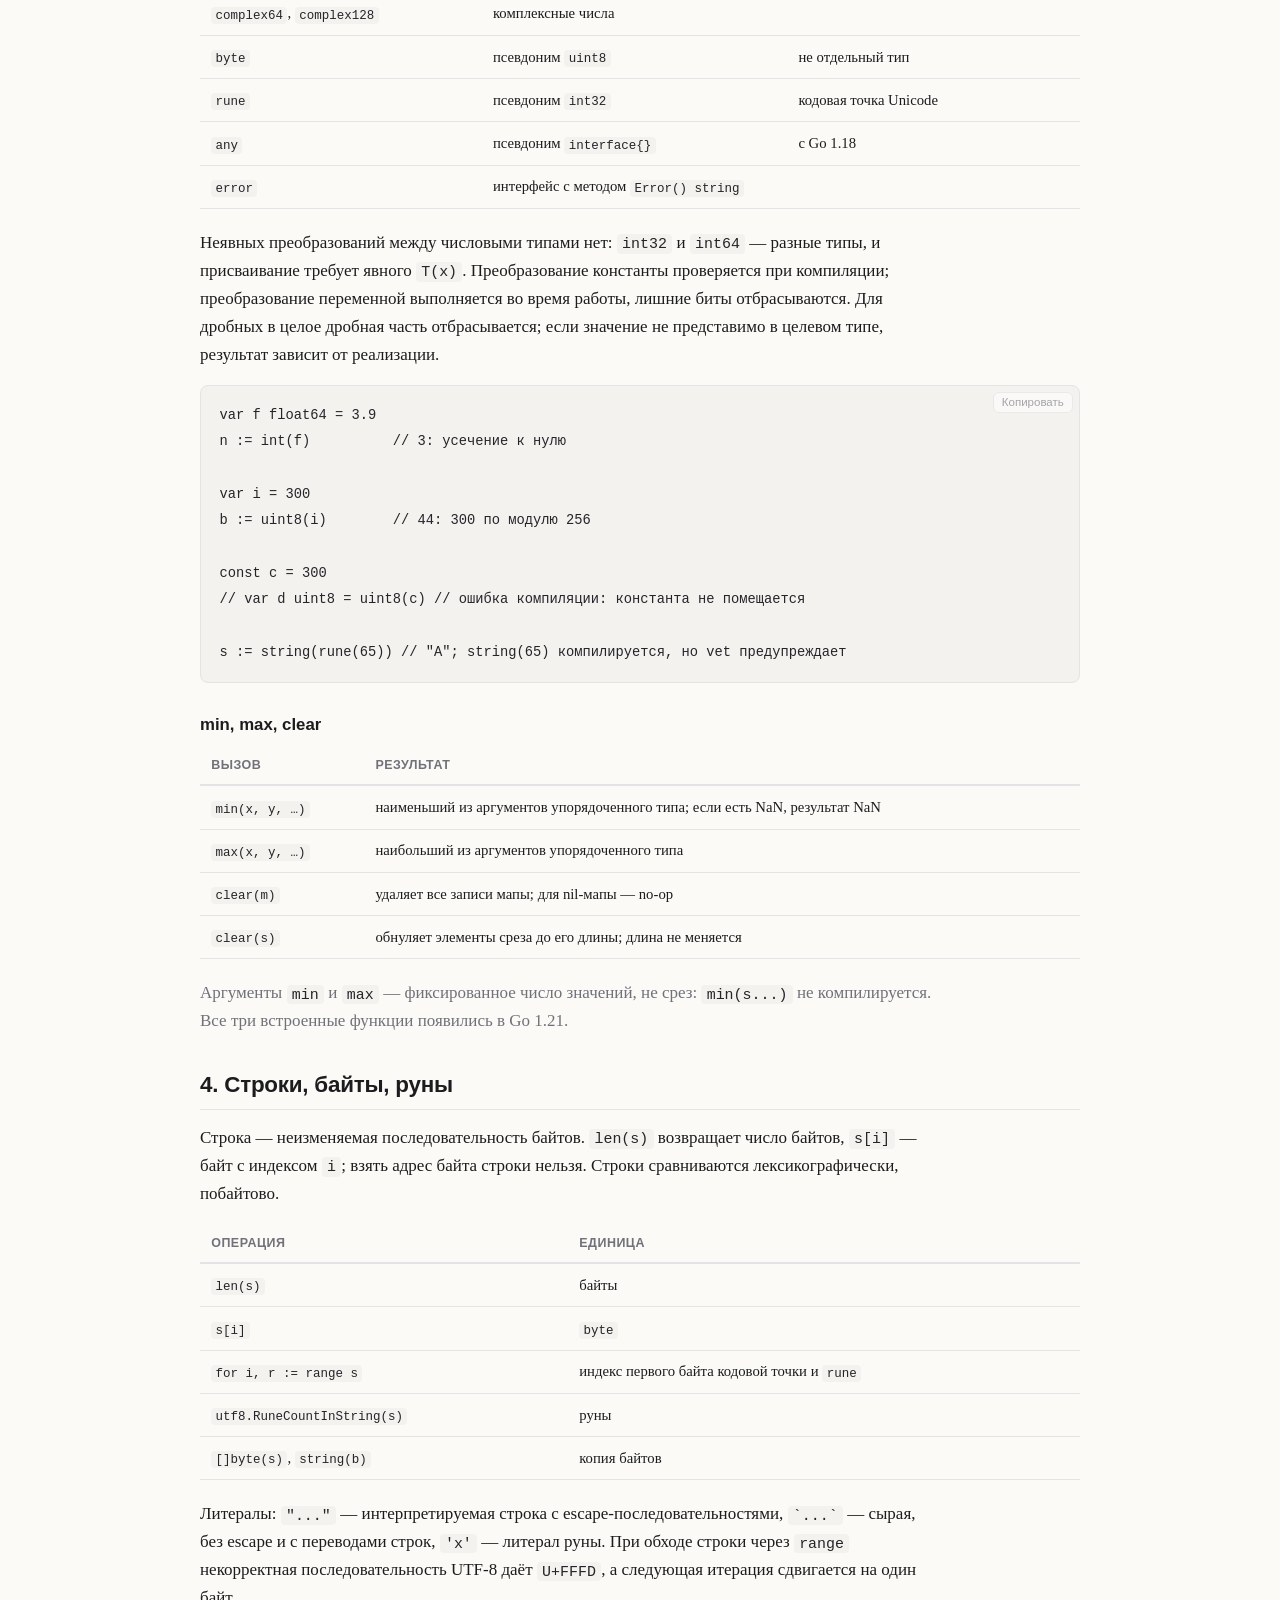
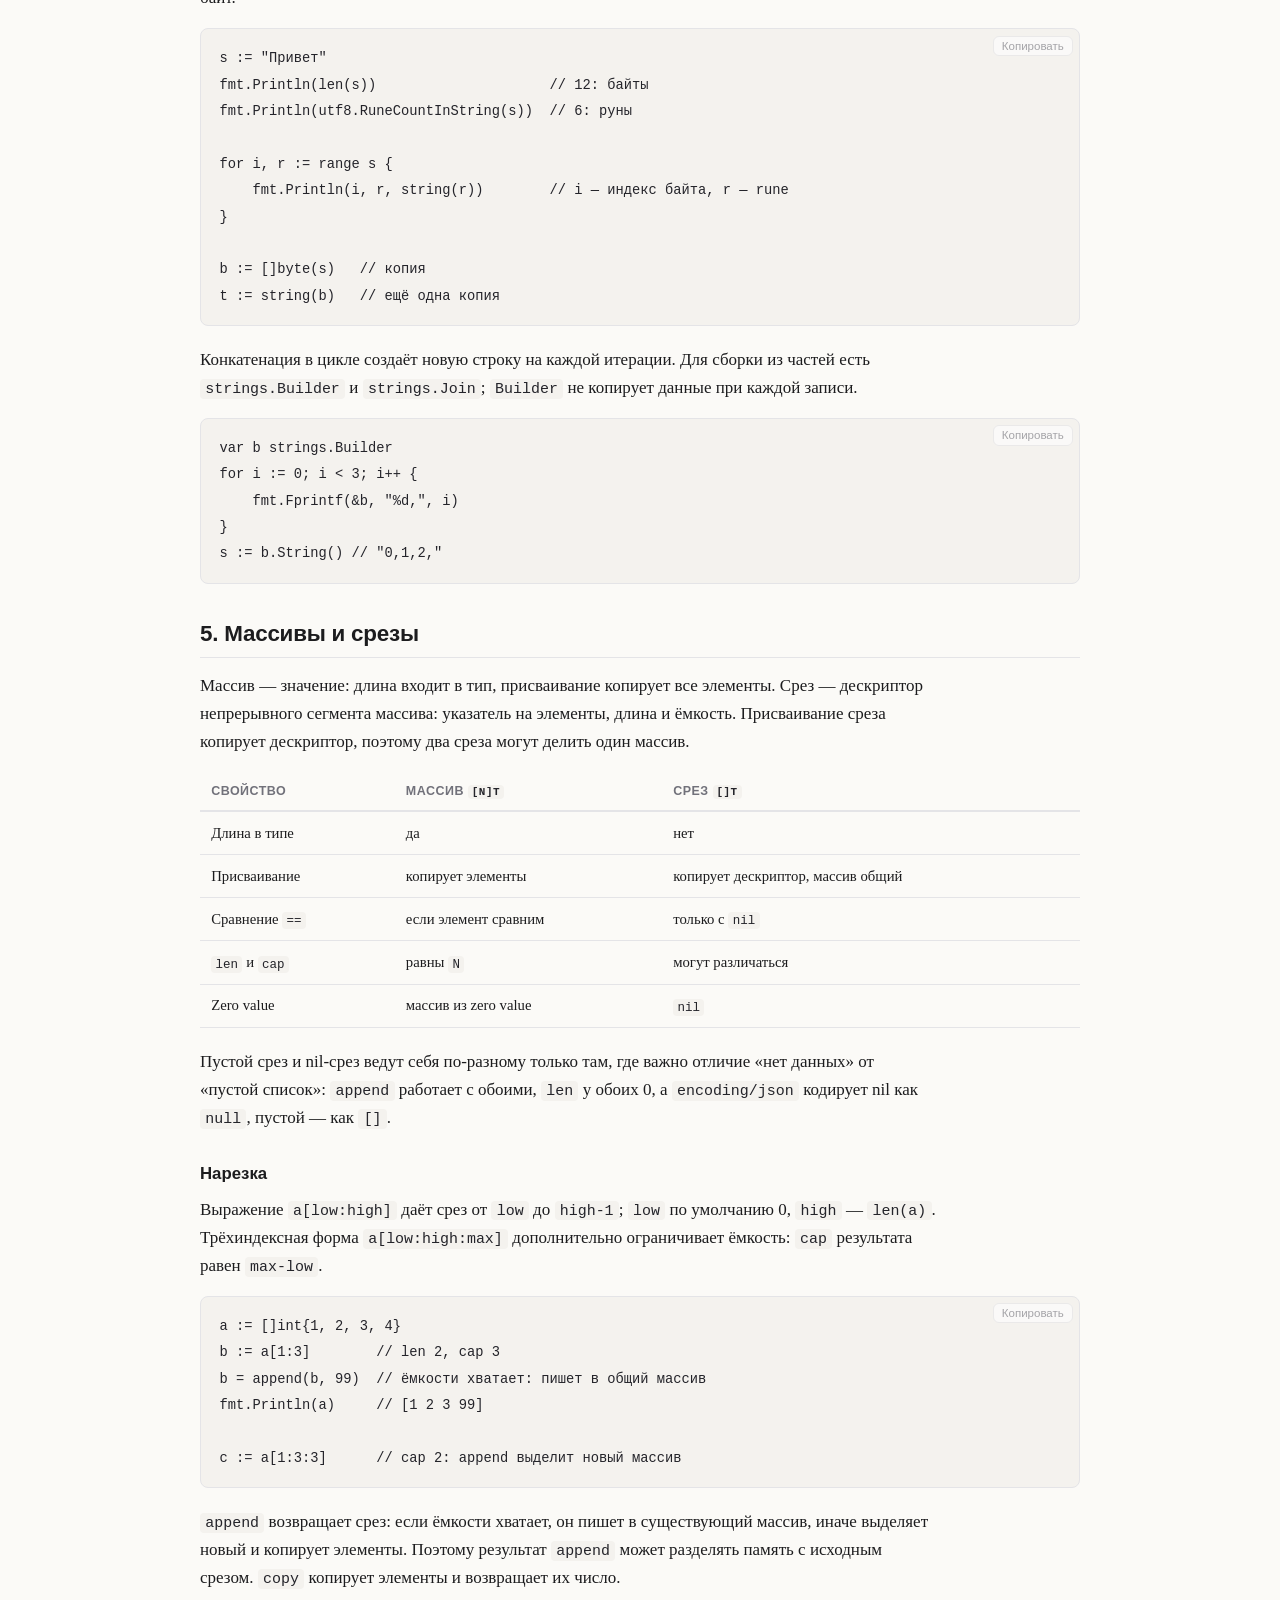
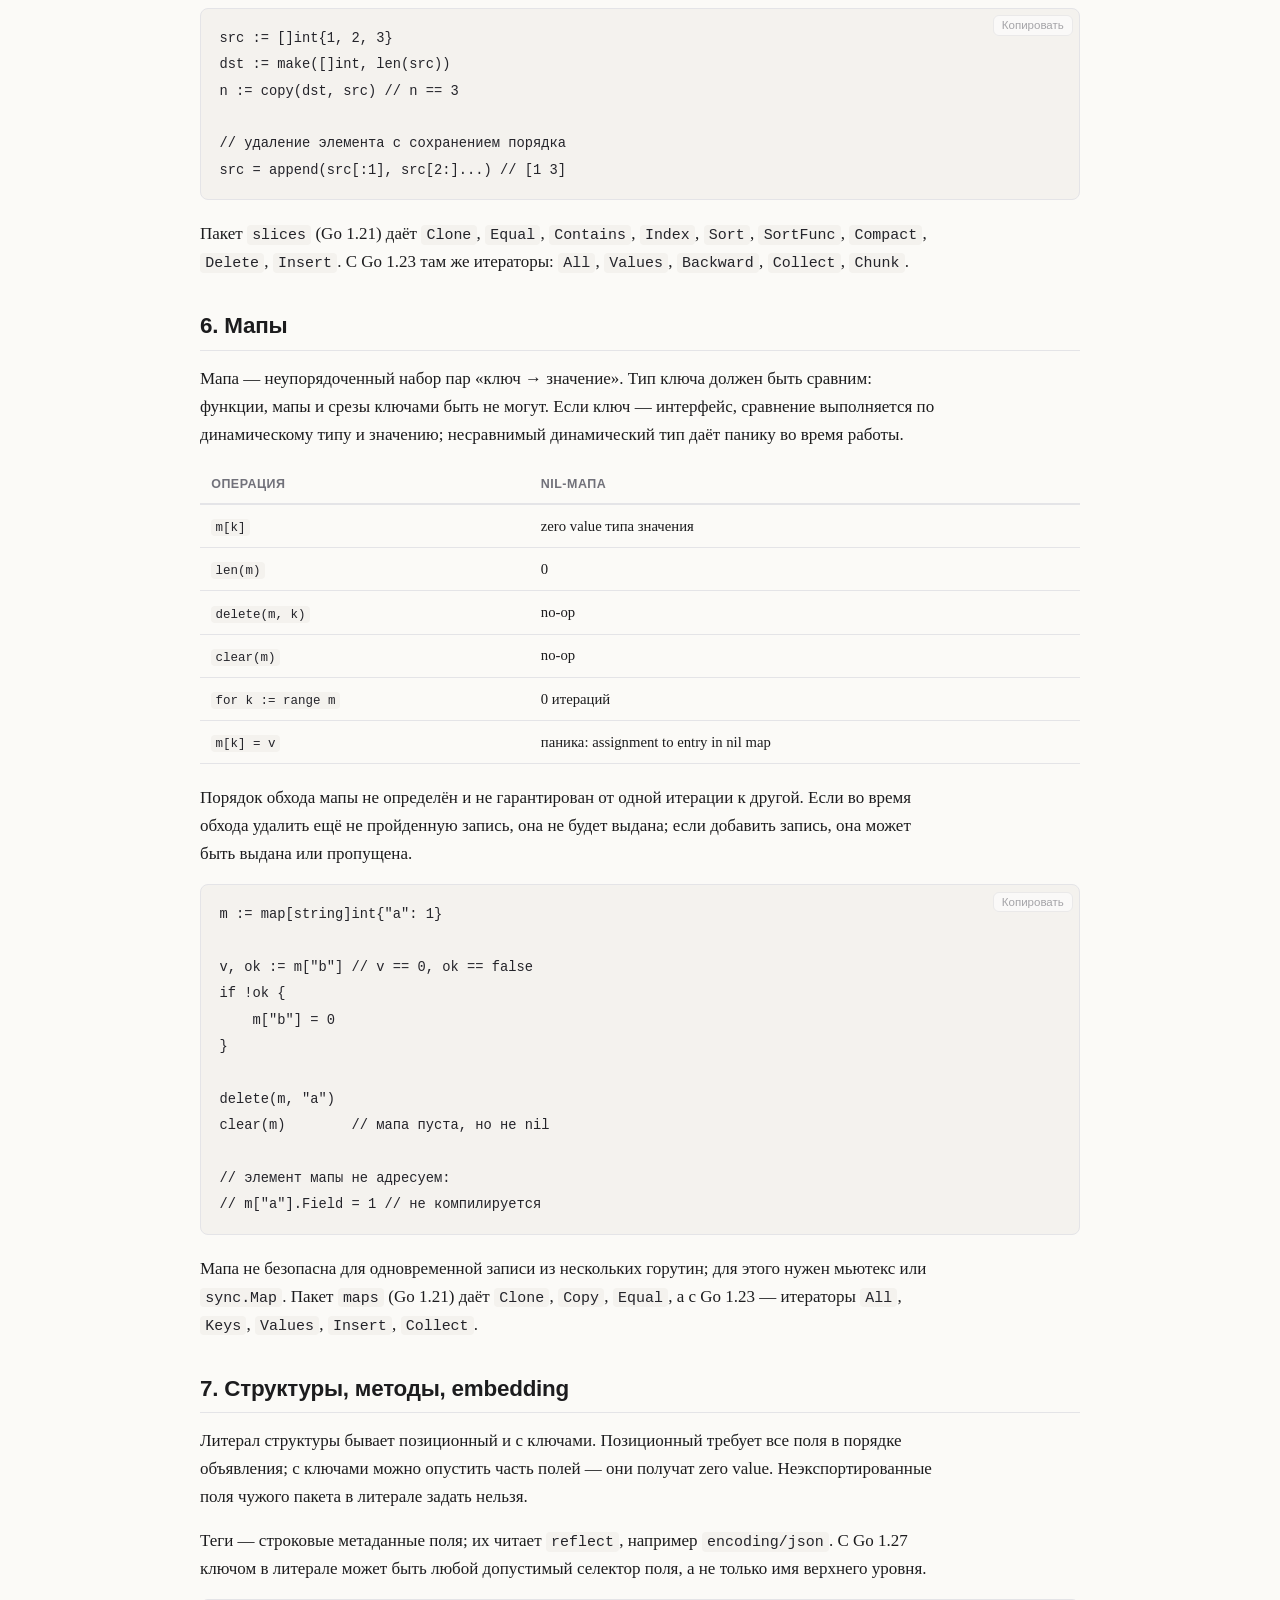
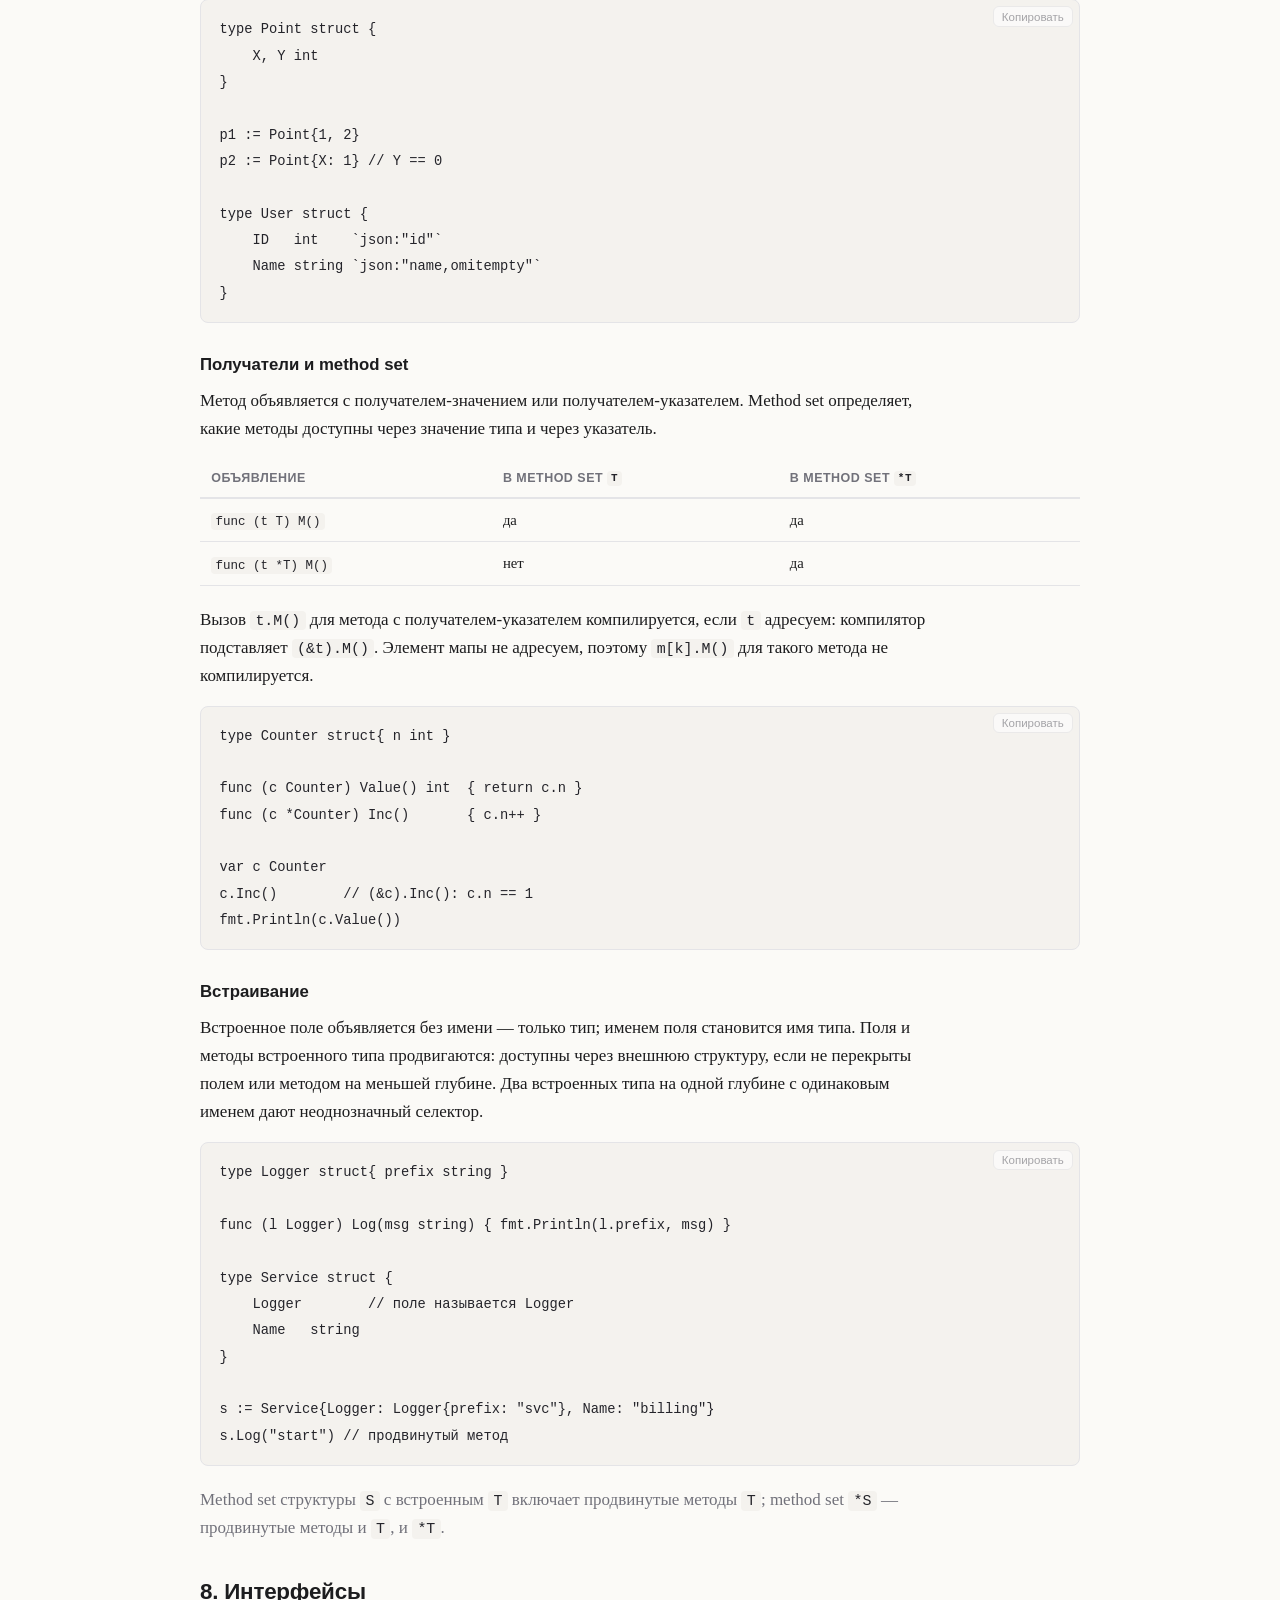
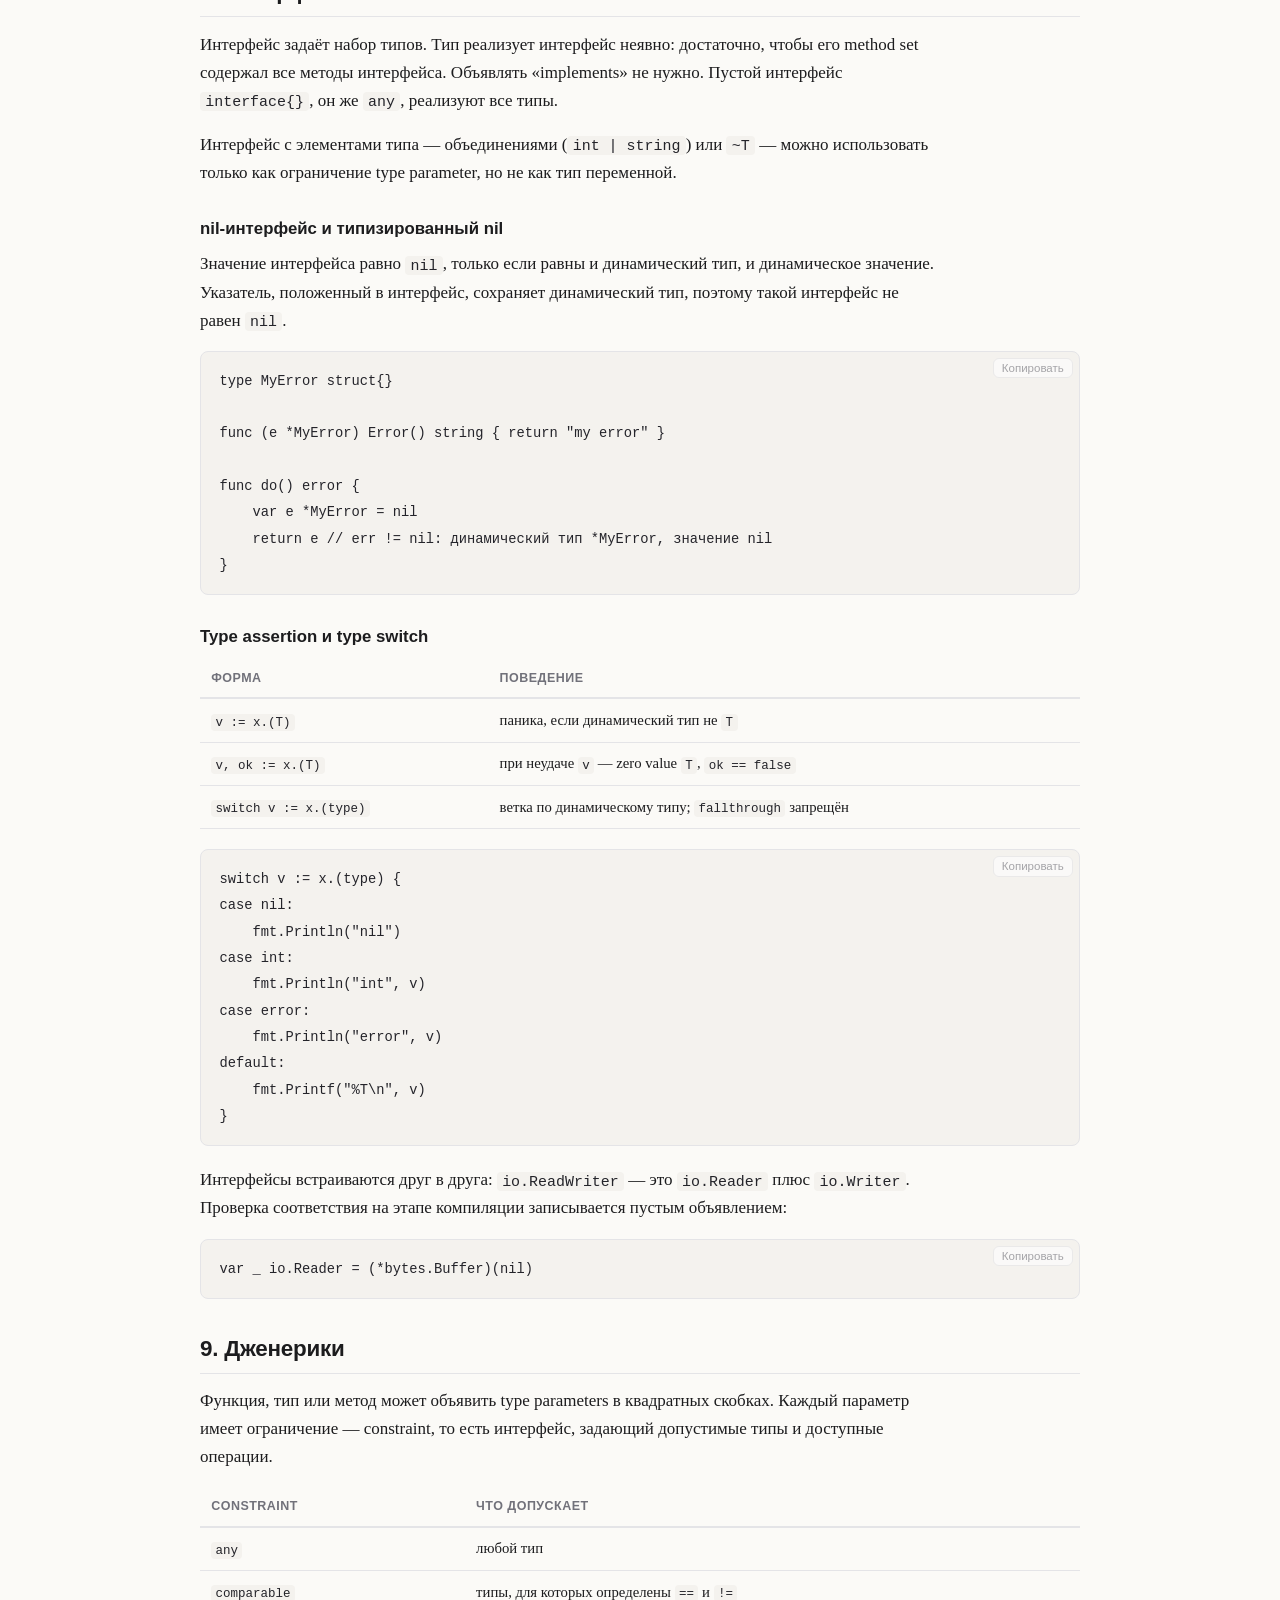
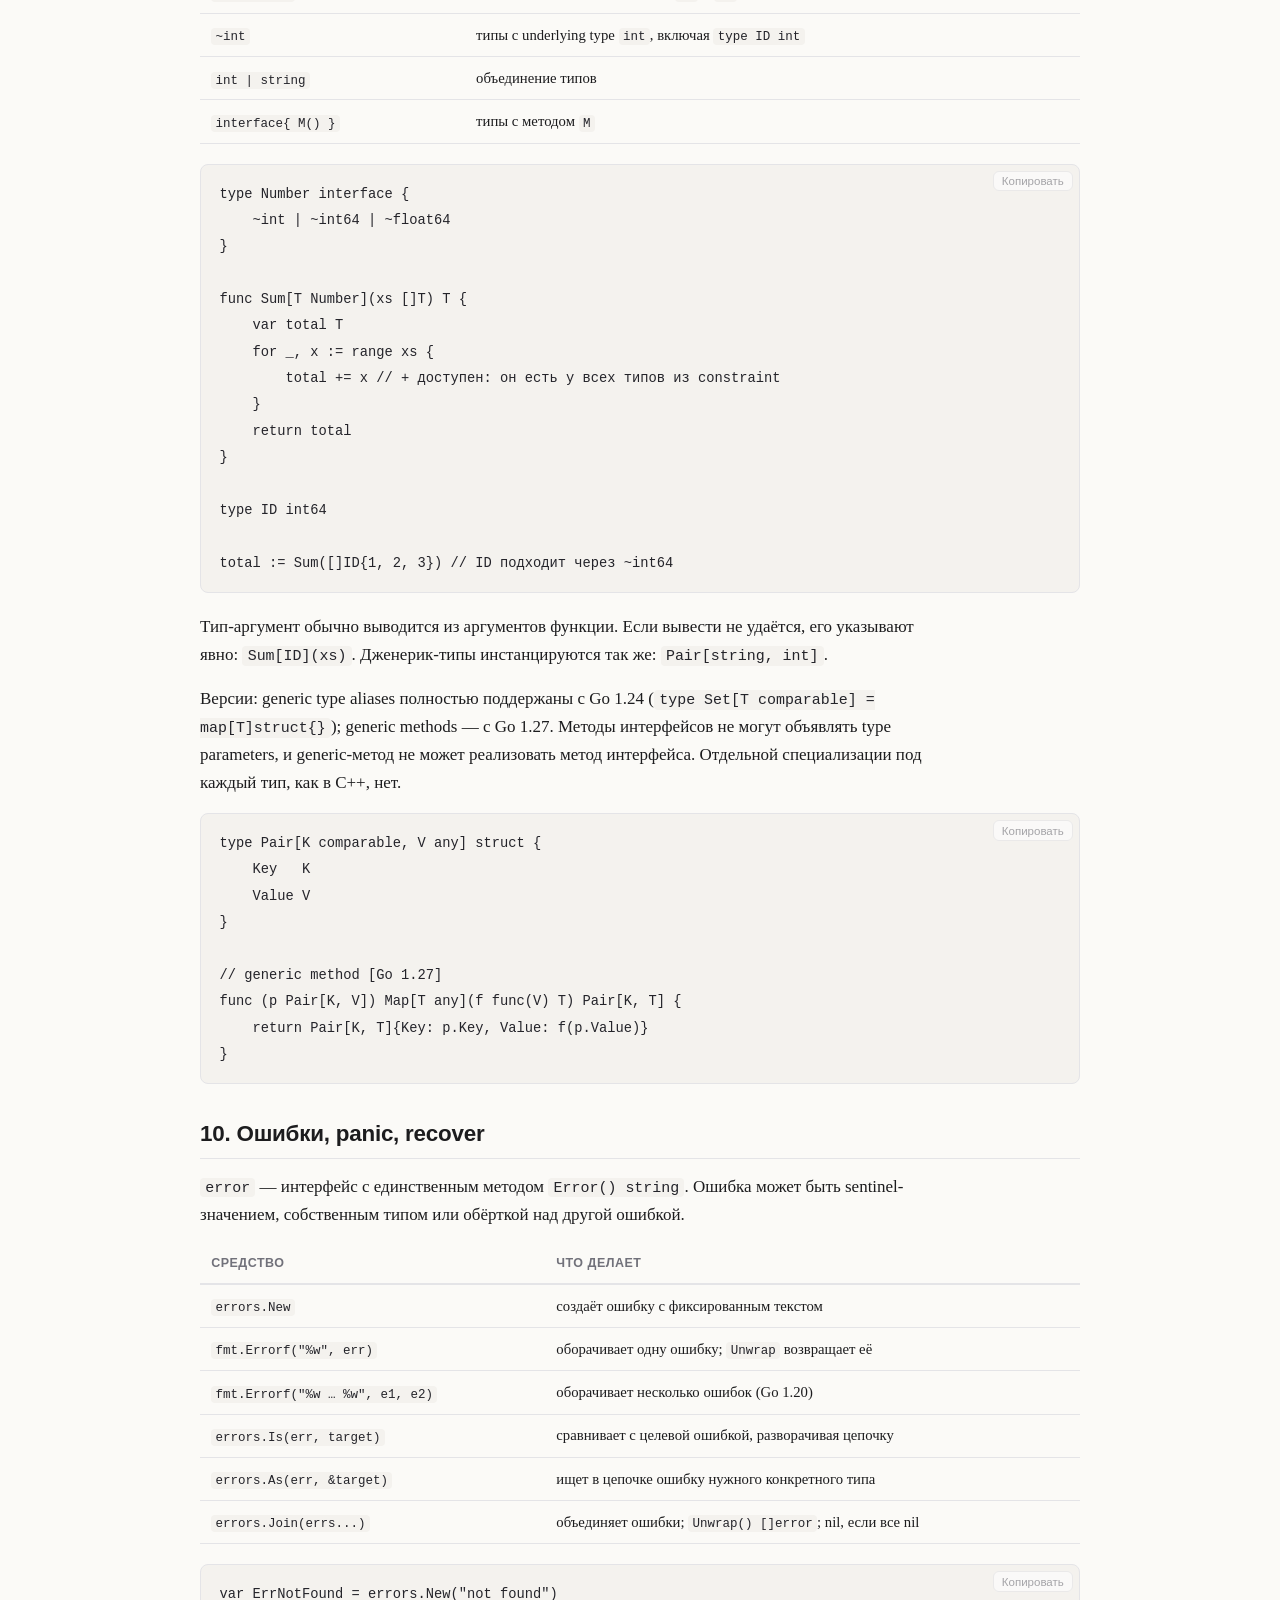
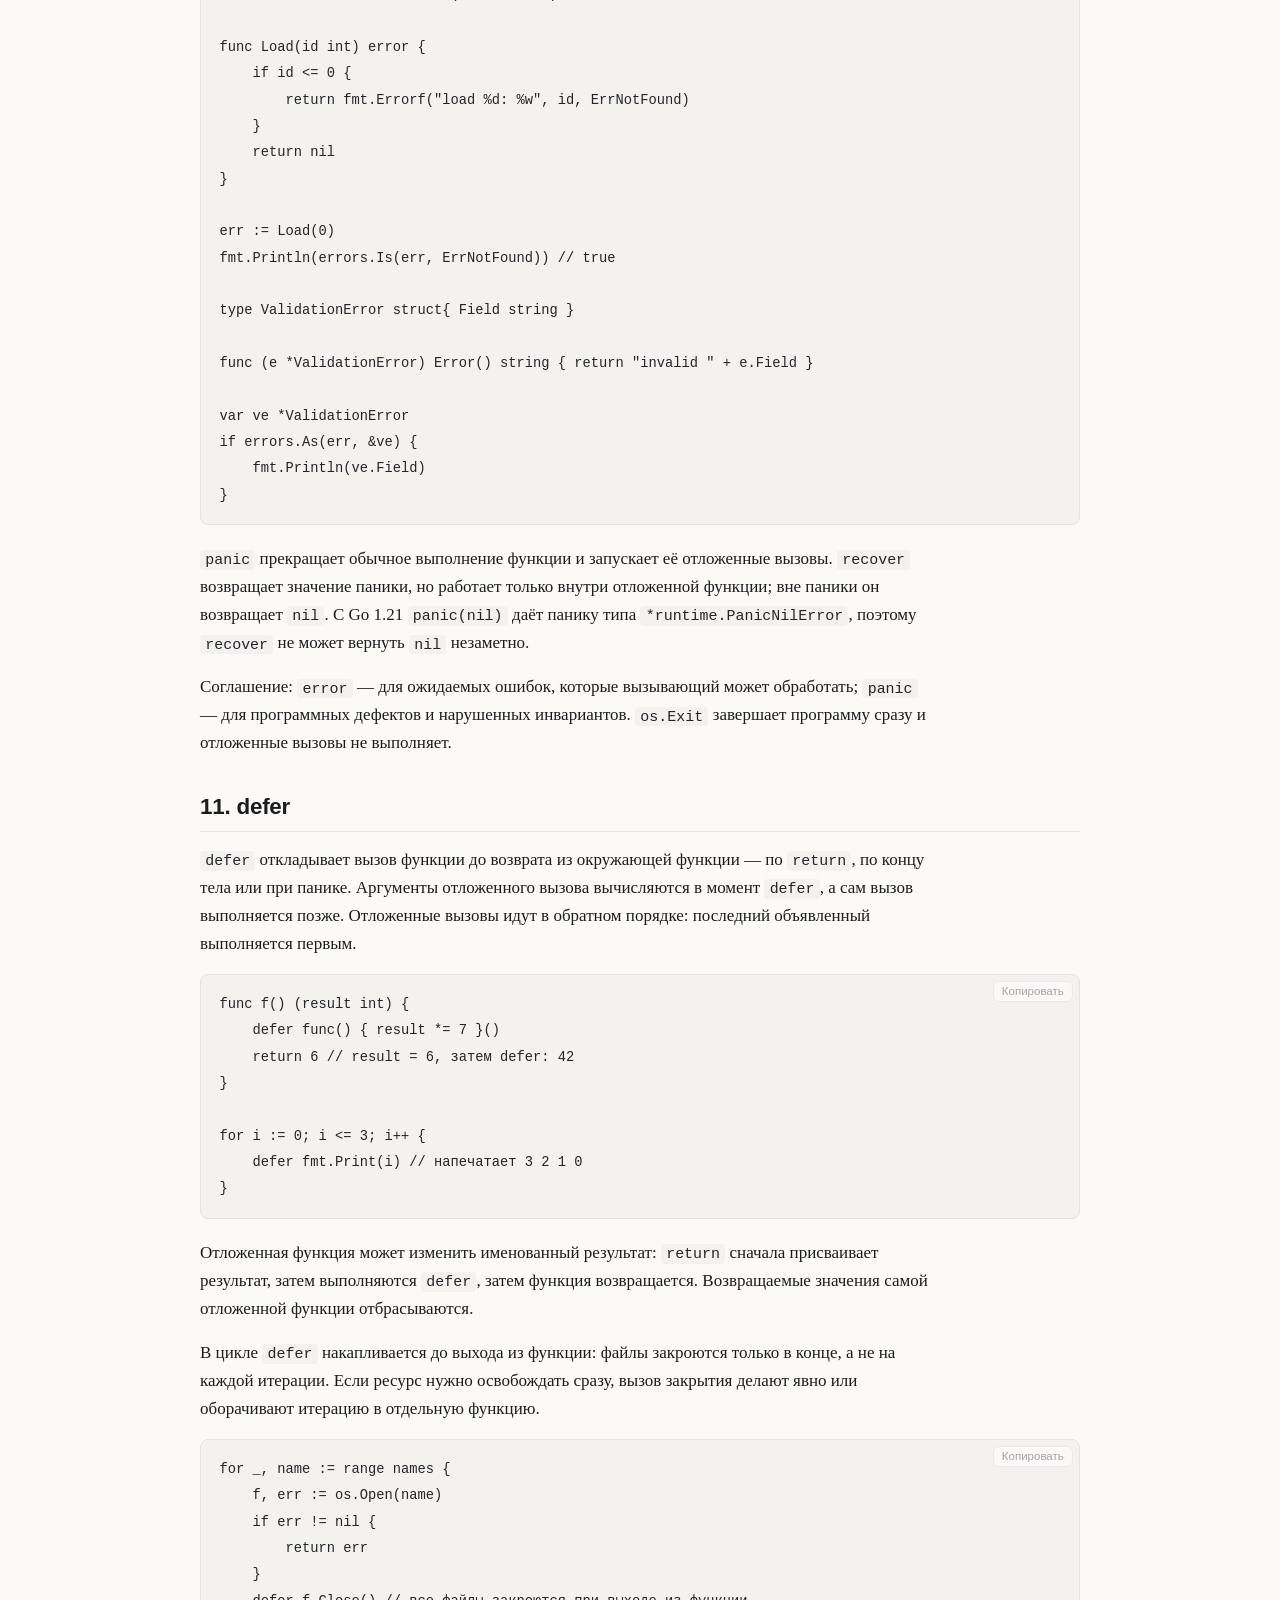
<file: language.html>
<!doctype html>
<html lang="ru">
<head>
<meta charset="utf-8">
<meta name="viewport" content="width=device-width, initial-scale=1">
<title>Язык Go — справочник</title>
<link rel="stylesheet" href="assets/reference.css">
<link rel="icon" type="image/svg+xml" href="assets/favicon.svg">
<script src="assets/reference.js"></script>
</head>
<body>
<main class="reference" id="top">

<div class="refside">
<nav class="refnav refnav--rows" aria-label="Справочники">
  <div class="refnav__row">
    <span class="refnav__label">Справочники</span>
    <a href="./index.html">Главная</a>
    <a href="./ukazatel.html">Указатель</a>
  </div>
  <div class="refnav__row">
    <span class="refnav__group">Язык и рантайм</span>
    <span class="refnav__here" aria-current="page">Язык</span>
    <a href="./concurrency.html">Параллелизм</a>
    <a href="./runtime.html">Рантайм</a>
  </div>
  <div class="refnav__row">
    <span class="refnav__group">Практика</span>
    <a href="./stdlib.html">Стандартная библиотека</a>
    <a href="./http-service.html">HTTP-сервис</a>
    <a href="./sql.html">SQL и Postgres</a>
    <a href="./tooling.html">Инструменты</a>
  </div>
  <div class="refnav__row">
    <span class="refnav__group">Основы</span>
    <a href="./architecture.html">Архитектура</a>
    <a href="./examples.html">Примеры кода</a>
  </div>
</nav>

<aside class="refkeys" aria-label="Горячие клавиши">
  <span class="refkeys__title">Горячие клавиши</span>
  <ul>
    <li><kbd>/</kbd> — поиск по странице; <kbd>Enter</kbd> — следующее совпадение</li>
    <li><kbd>Ctrl</kbd>/<kbd>Cmd</kbd>+<kbd>E</kbd> — поиск по всем справочникам (<kbd>@</kbd> — разделы)</li>
    <li><kbd>Ctrl</kbd>/<kbd>Cmd</kbd>+<kbd>E</kbd> — в палитре вниз, <kbd>+Shift</kbd> — вверх</li>
    <li><kbd>Ctrl</kbd>/<kbd>Cmd</kbd>+<kbd>Shift</kbd>+<kbd>P</kbd> — палитра команд: что можно сделать</li>
    <li><kbd>[</kbd> <kbd>]</kbd> — предыдущий / следующий раздел</li>
    <li><kbd>j</kbd> / <kbd>k</kbd> — скролл вниз / вверх</li>
    <li><kbd>g</kbd> <kbd>g</kbd> — в начало страницы</li>
    <li><kbd>G</kbd> — в конец страницы</li>
    <li><kbd>t</kbd> — скрыть оглавление</li>
    <li><kbd>n</kbd> — показать/скрыть навигацию</li>
    <li><kbd>z</kbd> — Zen-режим: только текст</li>
    <li><kbd>y</kbd> — ссылка на раздел</li>
    <li><kbd>Esc</kbd> — очистить поиск и снять фокус; в Zen — выйти</li>
  </ul>
</aside>
</div>

<header class="reference-header">
  <p class="reference-meta">Справочник</p>
  <h1>Язык Go — справочник</h1>
  <p class="lead">Пакеты и видимость, переменные и константы, zero values, базовые типы, строки и руны, массивы и срезы, мапы, структуры и методы, интерфейсы, дженерики, ошибки, <code>defer</code>, замыкания и циклы.</p>
  <p class="reference-sub"><a href="./index.html">Все справочники</a></p>
</header>

<div class="callout callout--info">
  <p>Собрано из <a href="https://go.dev/ref/spec">спецификации языка</a>, <a href="https://go.dev/doc/effective_go">Effective Go</a> и release notes Go 1.20–1.27. Версия языка — <strong>Go 1.27</strong>. Поведение, появившееся в конкретной версии, помечено: <code>[Go 1.22]</code>, <code>[Go 1.26]</code> и так далее.</p>
</div>

<nav id="toc" aria-label="Разделы страницы">
  <h2>Оглавление</h2>
  <div class="refsearch">
    <input type="search" id="refSearch" placeholder="Поиск по странице…" autocomplete="off" aria-label="Поиск по странице">
    <p class="refsearch__status" id="refSearchStatus" role="status"></p>
    <ul id="refSearchResults" class="refsearch__results" hidden></ul>
  </div>
  <ul>
    <li><a href="#packages">1. Пакеты, файлы, видимость</a></li>
    <li><a href="#values">2. Переменные, константы, zero value</a></li>
    <li><a href="#types">3. Базовые типы и преобразования</a></li>
    <li><a href="#strings">4. Строки, байты, руны</a></li>
    <li><a href="#slices">5. Массивы и срезы</a></li>
    <li><a href="#maps">6. Мапы</a></li>
    <li><a href="#structs">7. Структуры, методы, embedding</a></li>
    <li><a href="#interfaces">8. Интерфейсы</a></li>
    <li><a href="#generics">9. Дженерики</a></li>
    <li><a href="#errors">10. Ошибки, panic, recover</a></li>
    <li><a href="#defer">11. defer</a></li>
    <li><a href="#control">12. Замыкания, циклы, switch</a></li>
    <li><a href="#sources">13. Первоисточники</a></li>
  </ul>
</nav>

<section id="packages">
  <h2>1. Пакеты, файлы, видимость</h2>

  <p>Каждый файл начинается с объявления пакета. Каталог — единица сборки: все файлы одного каталога принадлежат одному пакету. Импортный путь указывает на пакет, а имя пакета используется в селекторах: <code>fmt.Println</code>.</p>

  <p>Идентификатор экспортируется, если выполнены оба условия: первый символ — заглавная буква Unicode (категория <code>Lu</code>), и идентификатор объявлен в блочном пространстве имён пакета, либо это имя поля или метода. Локальные переменные не экспортируются никогда.</p>

  <div class="table-wrap">
    <table>
      <thead><tr><th>Идентификатор</th><th>Виден из другого пакета</th></tr></thead>
      <tbody>
        <tr><td><code>User</code>, <code>NewUser</code>, <code>(*User).Save</code></td><td>да</td></tr>
        <tr><td><code>user</code>, <code>newUser</code>, <code>save</code></td><td>нет</td></tr>
        <tr><td><code>_</code></td><td>нигде: значение отбрасывается</td></tr>
      </tbody>
    </table>
  </div>

  <h3 id="import-forms">Формы импорта</h3>
  <div class="table-wrap">
    <table>
      <thead><tr><th>Запись</th><th>Что делает</th></tr></thead>
      <tbody>
        <tr><td><code>import "fmt"</code></td><td>пакет доступен как <code>fmt</code></td></tr>
        <tr><td><code>import f "fmt"</code></td><td>псевдоним <code>f</code></td></tr>
        <tr><td><code>import . "fmt"</code></td><td>имена пакета попадают в текущую область видимости</td></tr>
        <tr><td><code>import _ "net/http/pprof"</code></td><td>импорт только ради побочного эффекта: выполнить <code>init</code></td></tr>
      </tbody>
    </table>
  </div>

  <h3 id="init">Инициализация пакета</h3>
  <p>Сначала инициализируются переменные уровня пакета — в порядке зависимостей, затем выполняются функции <code>init</code>. Спецификация рекомендует сборщикам передавать файлы пакета в лексикографическом порядке имён, чтобы порядок был воспроизводим. В одном файле <code>init</code> выполняются в порядке объявления; функций <code>init</code> может быть несколько. Вызвать <code>init</code> явно нельзя.</p>

  <p class="is-muted">Правило каталога <code>internal</code> задаёт go-команда, а не спецификация языка: пакет внутри <code>internal</code> можно импортировать только из поддерева, корень которого — родитель этого каталога.</p>

  <pre><code>package store

import (
    "errors"
    "fmt"
)

// User экспортирован: имя начинается с заглавной буквы.
type User struct {
    ID   int
    name string // не экспортировано: видно только внутри пакета
}

func NewUser(id int, name string) (*User, error) {
    if name == "" {
        return nil, errors.New("store: пустое имя")
    }
    return &amp;User{ID: id, name: name}, nil
}

// Rename экспортирован вместе с получателем *User.
func (u *User) Rename(name string) error {
    if name == "" {
        return fmt.Errorf("store: переименование %d: пустое имя", u.ID)
    }
    u.name = name
    return nil
}</code></pre>
</section>

<section id="values">
  <h2>2. Переменные, константы, zero value</h2>

  <p><code>var</code> объявляет переменную, <code>:=</code> — короткое объявление внутри функции. В коротком объявлении хотя бы одна переменная слева должна быть новой; остальные могут быть переобъявлены, если они объявлены в том же блоке и имеют тот же тип.</p>

  <p>Если явного начального значения нет, переменная или элемент получает zero value своего типа. Инициализация рекурсивна: у массива структур обнуляется каждое поле каждой структуры.</p>

  <div class="table-wrap">
    <table>
      <thead><tr><th>Тип</th><th>Zero value</th></tr></thead>
      <tbody>
        <tr><td><code>bool</code></td><td><code>false</code></td></tr>
        <tr><td>числовые типы</td><td><code>0</code></td></tr>
        <tr><td><code>string</code></td><td><code>""</code></td></tr>
        <tr><td>указатель, функция, интерфейс, срез, канал, мапа</td><td><code>nil</code></td></tr>
        <tr><td>массив</td><td>все элементы — zero value своего типа</td></tr>
        <tr><td>структура</td><td>все поля — zero value своих типов</td></tr>
      </tbody>
    </table>
  </div>

  <h3 id="constants">Константы и iota</h3>
  <p>Константы бывают типизированные и нетипизированные. Нетипизированная константа хранит точное значение произвольной точности; ошибка возникает только при попытке представить это значение в конкретном типе. В списке констант пропущенное выражение повторяет предыдущее, а <code>iota</code> увеличивается на каждом <code>ConstSpec</code>.</p>

  <pre><code>type Weekday int

const (
    Sunday Weekday = iota // 0
    Monday                // 1: выражение повторено, iota = 1
    Tuesday               // 2
)

const Big = 1 &lt;&lt; 100     // нетипизированная константа: точное значение
var x int64 = Big         // ошибка компиляции: не помещается в int64

var y = Big               // тоже ошибка: у нетипизированной слишком большое значение</code></pre>

  <h3 id="new-make">new и make</h3>
  <p><code>new(T)</code> выделяет переменную типа <code>T</code> с zero value и возвращает <code>*T</code>. С Go 1.26 аргументом может быть выражение: <code>new(x)</code> выделяет переменную типа <code>x</code> со значением <code>x</code>. <code>make</code> работает только со срезами, мапами и каналами и возвращает значение, а не указатель.</p>

  <pre><code>p := new(int)        // *int, *p == 0
q := new(42)         // *int, *q == 42  [Go 1.26]

s := make([]int, 0, 8) // len 0, cap 8
m := make(map[string]int)
ch := make(chan int, 4)</code></pre>
</section>

<section id="types">
  <h2>3. Базовые типы и преобразования</h2>

  <div class="table-wrap">
    <table>
      <thead><tr><th>Тип</th><th>Что хранит</th><th>Примечание</th></tr></thead>
      <tbody>
        <tr><td><code>bool</code></td><td><code>true</code> или <code>false</code></td><td></td></tr>
        <tr><td><code>string</code></td><td>последовательность байтов</td><td>неизменяемая</td></tr>
        <tr><td><code>int</code>, <code>uint</code></td><td>целые</td><td>32 или 64 бита, зависит от платформы</td></tr>
        <tr><td><code>int8</code>, <code>int16</code>, <code>int32</code>, <code>int64</code></td><td>знаковые целые</td><td>8, 16, 32, 64 бита</td></tr>
        <tr><td><code>uint8</code>, <code>uint16</code>, <code>uint32</code>, <code>uint64</code></td><td>беззнаковые целые</td><td>8, 16, 32, 64 бита</td></tr>
        <tr><td><code>uintptr</code></td><td>биты указателя</td><td>для низкоуровневых операций</td></tr>
        <tr><td><code>float32</code>, <code>float64</code></td><td>числа с плавающей точкой</td><td>IEEE 754</td></tr>
        <tr><td><code>complex64</code>, <code>complex128</code></td><td>комплексные числа</td><td></td></tr>
        <tr><td><code>byte</code></td><td>псевдоним <code>uint8</code></td><td>не отдельный тип</td></tr>
        <tr><td><code>rune</code></td><td>псевдоним <code>int32</code></td><td>кодовая точка Unicode</td></tr>
        <tr><td><code>any</code></td><td>псевдоним <code>interface{}</code></td><td>с Go 1.18</td></tr>
        <tr><td><code>error</code></td><td>интерфейс с методом <code>Error() string</code></td><td></td></tr>
      </tbody>
    </table>
  </div>

  <p>Неявных преобразований между числовыми типами нет: <code>int32</code> и <code>int64</code> — разные типы, и присваивание требует явного <code>T(x)</code>. Преобразование константы проверяется при компиляции; преобразование переменной выполняется во время работы, лишние биты отбрасываются. Для дробных в целое дробная часть отбрасывается; если значение не представимо в целевом типе, результат зависит от реализации.</p>

  <pre><code>var f float64 = 3.9
n := int(f)          // 3: усечение к нулю

var i = 300
b := uint8(i)        // 44: 300 по модулю 256

const c = 300
// var d uint8 = uint8(c) // ошибка компиляции: константа не помещается

s := string(rune(65)) // "A"; string(65) компилируется, но vet предупреждает</code></pre>

  <h3 id="builtins">min, max, clear</h3>
  <div class="table-wrap">
    <table>
      <thead><tr><th>Вызов</th><th>Результат</th></tr></thead>
      <tbody>
        <tr><td><code>min(x, y, …)</code></td><td>наименьший из аргументов упорядоченного типа; если есть NaN, результат NaN</td></tr>
        <tr><td><code>max(x, y, …)</code></td><td>наибольший из аргументов упорядоченного типа</td></tr>
        <tr><td><code>clear(m)</code></td><td>удаляет все записи мапы; для nil-мапы — no-op</td></tr>
        <tr><td><code>clear(s)</code></td><td>обнуляет элементы среза до его длины; длина не меняется</td></tr>
      </tbody>
    </table>
  </div>
  <p class="is-muted">Аргументы <code>min</code> и <code>max</code> — фиксированное число значений, не срез: <code>min(s...)</code> не компилируется. Все три встроенные функции появились в Go 1.21.</p>
</section>

<section id="strings">
  <h2>4. Строки, байты, руны</h2>

  <p>Строка — неизменяемая последовательность байтов. <code>len(s)</code> возвращает число байтов, <code>s[i]</code> — байт с индексом <code>i</code>; взять адрес байта строки нельзя. Строки сравниваются лексикографически, побайтово.</p>

  <div class="table-wrap">
    <table>
      <thead><tr><th>Операция</th><th>Единица</th></tr></thead>
      <tbody>
        <tr><td><code>len(s)</code></td><td>байты</td></tr>
        <tr><td><code>s[i]</code></td><td><code>byte</code></td></tr>
        <tr><td><code>for i, r := range s</code></td><td>индекс первого байта кодовой точки и <code>rune</code></td></tr>
        <tr><td><code>utf8.RuneCountInString(s)</code></td><td>руны</td></tr>
        <tr><td><code>[]byte(s)</code>, <code>string(b)</code></td><td>копия байтов</td></tr>
      </tbody>
    </table>
  </div>

  <p>Литералы: <code>"..."</code> — интерпретируемая строка с escape-последовательностями, <code>`...`</code> — сырая, без escape и с переводами строк, <code>'x'</code> — литерал руны. При обходе строки через <code>range</code> некорректная последовательность UTF-8 даёт <code>U+FFFD</code>, а следующая итерация сдвигается на один байт.</p>

  <pre><code>s := "Привет"
fmt.Println(len(s))                     // 12: байты
fmt.Println(utf8.RuneCountInString(s))  // 6: руны

for i, r := range s {
    fmt.Println(i, r, string(r))        // i — индекс байта, r — rune
}

b := []byte(s)   // копия
t := string(b)   // ещё одна копия</code></pre>

  <p>Конкатенация в цикле создаёт новую строку на каждой итерации. Для сборки из частей есть <code>strings.Builder</code> и <code>strings.Join</code>; <code>Builder</code> не копирует данные при каждой записи.</p>

  <pre><code>var b strings.Builder
for i := 0; i &lt; 3; i++ {
    fmt.Fprintf(&amp;b, "%d,", i)
}
s := b.String() // "0,1,2,"</code></pre>
</section>

<section id="slices">
  <h2>5. Массивы и срезы</h2>

  <p>Массив — значение: длина входит в тип, присваивание копирует все элементы. Срез — дескриптор непрерывного сегмента массива: указатель на элементы, длина и ёмкость. Присваивание среза копирует дескриптор, поэтому два среза могут делить один массив.</p>

  <div class="table-wrap">
    <table>
      <thead><tr><th>Свойство</th><th>Массив <code>[N]T</code></th><th>Срез <code>[]T</code></th></tr></thead>
      <tbody>
        <tr><td>Длина в типе</td><td>да</td><td>нет</td></tr>
        <tr><td>Присваивание</td><td>копирует элементы</td><td>копирует дескриптор, массив общий</td></tr>
        <tr><td>Сравнение <code>==</code></td><td>если элемент сравним</td><td>только с <code>nil</code></td></tr>
        <tr><td><code>len</code> и <code>cap</code></td><td>равны <code>N</code></td><td>могут различаться</td></tr>
        <tr><td>Zero value</td><td>массив из zero value</td><td><code>nil</code></td></tr>
      </tbody>
    </table>
  </div>

  <p>Пустой срез и nil-срез ведут себя по-разному только там, где важно отличие «нет данных» от «пустой список»: <code>append</code> работает с обоими, <code>len</code> у обоих 0, а <code>encoding/json</code> кодирует nil как <code>null</code>, пустой — как <code>[]</code>.</p>

  <h3 id="slicing">Нарезка</h3>
  <p>Выражение <code>a[low:high]</code> даёт срез от <code>low</code> до <code>high-1</code>; <code>low</code> по умолчанию 0, <code>high</code> — <code>len(a)</code>. Трёхиндексная форма <code>a[low:high:max]</code> дополнительно ограничивает ёмкость: <code>cap</code> результата равен <code>max-low</code>.</p>

  <pre><code>a := []int{1, 2, 3, 4}
b := a[1:3]        // len 2, cap 3
b = append(b, 99)  // ёмкости хватает: пишет в общий массив
fmt.Println(a)     // [1 2 3 99]

c := a[1:3:3]      // cap 2: append выделит новый массив</code></pre>

  <p><code>append</code> возвращает срез: если ёмкости хватает, он пишет в существующий массив, иначе выделяет новый и копирует элементы. Поэтому результат <code>append</code> может разделять память с исходным срезом. <code>copy</code> копирует элементы и возвращает их число.</p>

  <pre><code>src := []int{1, 2, 3}
dst := make([]int, len(src))
n := copy(dst, src) // n == 3

// удаление элемента с сохранением порядка
src = append(src[:1], src[2:]...) // [1 3]</code></pre>

  <p>Пакет <code>slices</code> (Go 1.21) даёт <code>Clone</code>, <code>Equal</code>, <code>Contains</code>, <code>Index</code>, <code>Sort</code>, <code>SortFunc</code>, <code>Compact</code>, <code>Delete</code>, <code>Insert</code>. С Go 1.23 там же итераторы: <code>All</code>, <code>Values</code>, <code>Backward</code>, <code>Collect</code>, <code>Chunk</code>.</p>
</section>

<section id="maps">
  <h2>6. Мапы</h2>

  <p>Мапа — неупорядоченный набор пар «ключ → значение». Тип ключа должен быть сравним: функции, мапы и срезы ключами быть не могут. Если ключ — интерфейс, сравнение выполняется по динамическому типу и значению; несравнимый динамический тип даёт панику во время работы.</p>

  <div class="table-wrap">
    <table>
      <thead><tr><th>Операция</th><th>nil-мапа</th></tr></thead>
      <tbody>
        <tr><td><code>m[k]</code></td><td>zero value типа значения</td></tr>
        <tr><td><code>len(m)</code></td><td>0</td></tr>
        <tr><td><code>delete(m, k)</code></td><td>no-op</td></tr>
        <tr><td><code>clear(m)</code></td><td>no-op</td></tr>
        <tr><td><code>for k := range m</code></td><td>0 итераций</td></tr>
        <tr><td><code>m[k] = v</code></td><td>паника: assignment to entry in nil map</td></tr>
      </tbody>
    </table>
  </div>

  <p>Порядок обхода мапы не определён и не гарантирован от одной итерации к другой. Если во время обхода удалить ещё не пройденную запись, она не будет выдана; если добавить запись, она может быть выдана или пропущена.</p>

  <pre><code>m := map[string]int{"a": 1}

v, ok := m["b"] // v == 0, ok == false
if !ok {
    m["b"] = 0
}

delete(m, "a")
clear(m)        // мапа пуста, но не nil

// элемент мапы не адресуем:
// m["a"].Field = 1 // не компилируется</code></pre>

  <p>Мапа не безопасна для одновременной записи из нескольких горутин; для этого нужен мьютекс или <code>sync.Map</code>. Пакет <code>maps</code> (Go 1.21) даёт <code>Clone</code>, <code>Copy</code>, <code>Equal</code>, а с Go 1.23 — итераторы <code>All</code>, <code>Keys</code>, <code>Values</code>, <code>Insert</code>, <code>Collect</code>.</p>
</section>

<section id="structs">
  <h2>7. Структуры, методы, embedding</h2>

  <p>Литерал структуры бывает позиционный и с ключами. Позиционный требует все поля в порядке объявления; с ключами можно опустить часть полей — они получат zero value. Неэкспортированные поля чужого пакета в литерале задать нельзя.</p>

  <p>Теги — строковые метаданные поля; их читает <code>reflect</code>, например <code>encoding/json</code>. С Go 1.27 ключом в литерале может быть любой допустимый селектор поля, а не только имя верхнего уровня.</p>

  <pre><code>type Point struct {
    X, Y int
}

p1 := Point{1, 2}
p2 := Point{X: 1} // Y == 0

type User struct {
    ID   int    `json:"id"`
    Name string `json:"name,omitempty"`
}</code></pre>

  <h3 id="receivers">Получатели и method set</h3>
  <p>Метод объявляется с получателем-значением или получателем-указателем. Method set определяет, какие методы доступны через значение типа и через указатель.</p>

  <div class="table-wrap">
    <table>
      <thead><tr><th>Объявление</th><th>В method set <code>T</code></th><th>В method set <code>*T</code></th></tr></thead>
      <tbody>
        <tr><td><code>func (t T) M()</code></td><td>да</td><td>да</td></tr>
        <tr><td><code>func (t *T) M()</code></td><td>нет</td><td>да</td></tr>
      </tbody>
    </table>
  </div>

  <p>Вызов <code>t.M()</code> для метода с получателем-указателем компилируется, если <code>t</code> адресуем: компилятор подставляет <code>(&amp;t).M()</code>. Элемент мапы не адресуем, поэтому <code>m[k].M()</code> для такого метода не компилируется.</p>

  <pre><code>type Counter struct{ n int }

func (c Counter) Value() int  { return c.n }
func (c *Counter) Inc()       { c.n++ }

var c Counter
c.Inc()        // (&amp;c).Inc(): c.n == 1
fmt.Println(c.Value())</code></pre>

  <h3 id="embedding">Встраивание</h3>
  <p>Встроенное поле объявляется без имени — только тип; именем поля становится имя типа. Поля и методы встроенного типа продвигаются: доступны через внешнюю структуру, если не перекрыты полем или методом на меньшей глубине. Два встроенных типа на одной глубине с одинаковым именем дают неоднозначный селектор.</p>

  <pre><code>type Logger struct{ prefix string }

func (l Logger) Log(msg string) { fmt.Println(l.prefix, msg) }

type Service struct {
    Logger        // поле называется Logger
    Name   string
}

s := Service{Logger: Logger{prefix: "svc"}, Name: "billing"}
s.Log("start") // продвинутый метод</code></pre>

  <p class="is-muted">Method set структуры <code>S</code> с встроенным <code>T</code> включает продвинутые методы <code>T</code>; method set <code>*S</code> — продвинутые методы и <code>T</code>, и <code>*T</code>.</p>
</section>

<section id="interfaces">
  <h2>8. Интерфейсы</h2>

  <p>Интерфейс задаёт набор типов. Тип реализует интерфейс неявно: достаточно, чтобы его method set содержал все методы интерфейса. Объявлять «implements» не нужно. Пустой интерфейс <code>interface{}</code>, он же <code>any</code>, реализуют все типы.</p>

  <p>Интерфейс с элементами типа — объединениями (<code>int | string</code>) или <code>~T</code> — можно использовать только как ограничение type parameter, но не как тип переменной.</p>

  <h3 id="typed-nil">nil-интерфейс и типизированный nil</h3>
  <p>Значение интерфейса равно <code>nil</code>, только если равны и динамический тип, и динамическое значение. Указатель, положенный в интерфейс, сохраняет динамический тип, поэтому такой интерфейс не равен <code>nil</code>.</p>

  <pre><code>type MyError struct{}

func (e *MyError) Error() string { return "my error" }

func do() error {
    var e *MyError = nil
    return e // err != nil: динамический тип *MyError, значение nil
}</code></pre>

  <h3 id="assertions">Type assertion и type switch</h3>
  <div class="table-wrap">
    <table>
      <thead><tr><th>Форма</th><th>Поведение</th></tr></thead>
      <tbody>
        <tr><td><code>v := x.(T)</code></td><td>паника, если динамический тип не <code>T</code></td></tr>
        <tr><td><code>v, ok := x.(T)</code></td><td>при неудаче <code>v</code> — zero value <code>T</code>, <code>ok == false</code></td></tr>
        <tr><td><code>switch v := x.(type)</code></td><td>ветка по динамическому типу; <code>fallthrough</code> запрещён</td></tr>
      </tbody>
    </table>
  </div>

  <pre><code>switch v := x.(type) {
case nil:
    fmt.Println("nil")
case int:
    fmt.Println("int", v)
case error:
    fmt.Println("error", v)
default:
    fmt.Printf("%T\n", v)
}</code></pre>

  <p>Интерфейсы встраиваются друг в друга: <code>io.ReadWriter</code> — это <code>io.Reader</code> плюс <code>io.Writer</code>. Проверка соответствия на этапе компиляции записывается пустым объявлением:</p>

  <pre><code>var _ io.Reader = (*bytes.Buffer)(nil)</code></pre>
</section>

<section id="generics">
  <h2>9. Дженерики</h2>

  <p>Функция, тип или метод может объявить type parameters в квадратных скобках. Каждый параметр имеет ограничение — constraint, то есть интерфейс, задающий допустимые типы и доступные операции.</p>

  <div class="table-wrap">
    <table>
      <thead><tr><th>Constraint</th><th>Что допускает</th></tr></thead>
      <tbody>
        <tr><td><code>any</code></td><td>любой тип</td></tr>
        <tr><td><code>comparable</code></td><td>типы, для которых определены <code>==</code> и <code>!=</code></td></tr>
        <tr><td><code>~int</code></td><td>типы с underlying type <code>int</code>, включая <code>type ID int</code></td></tr>
        <tr><td><code>int | string</code></td><td>объединение типов</td></tr>
        <tr><td><code>interface{ M() }</code></td><td>типы с методом <code>M</code></td></tr>
      </tbody>
    </table>
  </div>

  <pre><code>type Number interface {
    ~int | ~int64 | ~float64
}

func Sum[T Number](xs []T) T {
    var total T
    for _, x := range xs {
        total += x // + доступен: он есть у всех типов из constraint
    }
    return total
}

type ID int64

total := Sum([]ID{1, 2, 3}) // ID подходит через ~int64</code></pre>

  <p>Тип-аргумент обычно выводится из аргументов функции. Если вывести не удаётся, его указывают явно: <code>Sum[ID](xs)</code>. Дженерик-типы инстанцируются так же: <code>Pair[string, int]</code>.</p>

  <p>Версии: generic type aliases полностью поддержаны с Go 1.24 (<code>type Set[T comparable] = map[T]struct{}</code>); generic methods — с Go 1.27. Методы интерфейсов не могут объявлять type parameters, и generic-метод не может реализовать метод интерфейса. Отдельной специализации под каждый тип, как в C++, нет.</p>

  <pre><code>type Pair[K comparable, V any] struct {
    Key   K
    Value V
}

// generic method [Go 1.27]
func (p Pair[K, V]) Map[T any](f func(V) T) Pair[K, T] {
    return Pair[K, T]{Key: p.Key, Value: f(p.Value)}
}</code></pre>
</section>

<section id="errors">
  <h2>10. Ошибки, panic, recover</h2>

  <p><code>error</code> — интерфейс с единственным методом <code>Error() string</code>. Ошибка может быть sentinel-значением, собственным типом или обёрткой над другой ошибкой.</p>

  <div class="table-wrap">
    <table>
      <thead><tr><th>Средство</th><th>Что делает</th></tr></thead>
      <tbody>
        <tr><td><code>errors.New</code></td><td>создаёт ошибку с фиксированным текстом</td></tr>
        <tr><td><code>fmt.Errorf("%w", err)</code></td><td>оборачивает одну ошибку; <code>Unwrap</code> возвращает её</td></tr>
        <tr><td><code>fmt.Errorf("%w … %w", e1, e2)</code></td><td>оборачивает несколько ошибок (Go 1.20)</td></tr>
        <tr><td><code>errors.Is(err, target)</code></td><td>сравнивает с целевой ошибкой, разворачивая цепочку</td></tr>
        <tr><td><code>errors.As(err, &amp;target)</code></td><td>ищет в цепочке ошибку нужного конкретного типа</td></tr>
        <tr><td><code>errors.Join(errs...)</code></td><td>объединяет ошибки; <code>Unwrap() []error</code>; nil, если все nil</td></tr>
      </tbody>
    </table>
  </div>

  <pre><code>var ErrNotFound = errors.New("not found")

func Load(id int) error {
    if id &lt;= 0 {
        return fmt.Errorf("load %d: %w", id, ErrNotFound)
    }
    return nil
}

err := Load(0)
fmt.Println(errors.Is(err, ErrNotFound)) // true

type ValidationError struct{ Field string }

func (e *ValidationError) Error() string { return "invalid " + e.Field }

var ve *ValidationError
if errors.As(err, &amp;ve) {
    fmt.Println(ve.Field)
}</code></pre>

  <p><code>panic</code> прекращает обычное выполнение функции и запускает её отложенные вызовы. <code>recover</code> возвращает значение паники, но работает только внутри отложенной функции; вне паники он возвращает <code>nil</code>. С Go 1.21 <code>panic(nil)</code> даёт панику типа <code>*runtime.PanicNilError</code>, поэтому <code>recover</code> не может вернуть <code>nil</code> незаметно.</p>

  <p>Соглашение: <code>error</code> — для ожидаемых ошибок, которые вызывающий может обработать; <code>panic</code> — для программных дефектов и нарушенных инвариантов. <code>os.Exit</code> завершает программу сразу и отложенные вызовы не выполняет.</p>
</section>

<section id="defer">
  <h2>11. defer</h2>

  <p><code>defer</code> откладывает вызов функции до возврата из окружающей функции — по <code>return</code>, по концу тела или при панике. Аргументы отложенного вызова вычисляются в момент <code>defer</code>, а сам вызов выполняется позже. Отложенные вызовы идут в обратном порядке: последний объявленный выполняется первым.</p>

  <pre><code>func f() (result int) {
    defer func() { result *= 7 }()
    return 6 // result = 6, затем defer: 42
}

for i := 0; i &lt;= 3; i++ {
    defer fmt.Print(i) // напечатает 3 2 1 0
}</code></pre>

  <p>Отложенная функция может изменить именованный результат: <code>return</code> сначала присваивает результат, затем выполняются <code>defer</code>, затем функция возвращается. Возвращаемые значения самой отложенной функции отбрасываются.</p>

  <p>В цикле <code>defer</code> накапливается до выхода из функции: файлы закроются только в конце, а не на каждой итерации. Если ресурс нужно освобождать сразу, вызов закрытия делают явно или оборачивают итерацию в отдельную функцию.</p>

  <pre><code>for _, name := range names {
    f, err := os.Open(name)
    if err != nil {
        return err
    }
    defer f.Close() // все файлы закроются при выходе из функции
}</code></pre>

  <p class="is-muted"><code>runtime.Goexit</code> выполняет отложенные вызовы текущей горутины, <code>os.Exit</code> — нет.</p>
</section>

<section id="control">
  <h2>12. Замыкания, циклы, switch</h2>

  <p>Функциональное значение может захватывать переменные из окружающей области; замыкание видит переменную, а не копию её значения. С Go 1.22 переменные, объявленные в <code>for</code> или в <code>range</code>, создаются заново на каждой итерации — поэтому замыкания больше не делят одну переменную.</p>

  <pre><code>var prints []func()
for i := 0; i &lt; 5; i++ {
    prints = append(prints, func() { fmt.Println(i) })
    i++
}
for _, p := range prints {
    p() // 1 3 5; до Go 1.22 было бы 6 6 6
}</code></pre>

  <p class="is-muted">Семантика определяется версией языка в <code>go.mod</code>: для модулей с <code>go 1.21</code> и ниже сохраняется общая переменная цикла.</p>

  <h3 id="range-values">Что даёт range</h3>
  <div class="table-wrap">
    <table>
      <thead><tr><th>Выражение</th><th>Первое значение</th><th>Второе значение</th></tr></thead>
      <tbody>
        <tr><td>массив, указатель на массив, срез</td><td>индекс <code>int</code></td><td>элемент</td></tr>
        <tr><td><code>string</code></td><td>индекс первого байта</td><td><code>rune</code></td></tr>
        <tr><td>мапа</td><td>ключ</td><td>значение</td></tr>
        <tr><td>канал</td><td>принятое значение</td><td>—</td></tr>
        <tr><td>целое <code>n</code> [Go 1.22]</td><td><code>0 … n-1</code></td><td>—</td></tr>
        <tr><td>функция-итератор [Go 1.23]</td><td>значения из <code>yield</code></td><td>значения из <code>yield</code></td></tr>
      </tbody>
    </table>
  </div>

  <pre><code>for i := range 3 {
    fmt.Println(i) // 0 1 2
}

outer:
for _, row := range grid {
    for _, v := range row {
        if v &lt; 0 {
            break outer // break с меткой выходит из обоих циклов
        }
    }
}</code></pre>

  <p><code>switch</code> не проваливается в следующую ветку по умолчанию: <code>fallthrough</code> нужно писать явно, и он допустим только в выражении-переключателе, но не в type switch. В <code>switch</code> можно объявить переменную перед условием: <code>switch x := f(); x { … }</code>.</p>

  <pre><code>switch n := len(s); {
case n == 0:
    fmt.Println("пусто")
case n &lt; 10:
    fmt.Println("короткая")
default:
    fmt.Println("длинная")
}</code></pre>
</section>

<section id="sources">
  <h2>13. Первоисточники</h2>
  <ul>
    <li><a href="https://go.dev/ref/spec">The Go Programming Language Specification</a> — объявления, типы, операторы, инструкции, пакеты</li>
    <li><a href="https://go.dev/doc/effective_go">Effective Go</a> — идиомы: получатели, встраивание, интерфейсы, ошибки, panic и recover</li>
    <li><a href="https://go.dev/doc/faq">Go FAQ</a> — срезы, мапы, интерфейсы, сборка мусора</li>
    <li><a href="https://go.dev/blog/slices-intro">Slices: usage and internals</a> — устройство дескриптора среза и append</li>
    <li><a href="https://go.dev/blog/loopvar-preview">Fixing for loops in Go 1.22</a> — переменные цикла</li>
    <li><a href="https://go.dev/doc/go1.20">Release notes Go 1.20</a> — несколько <code>%w</code>, <code>errors.Join</code></li>
    <li><a href="https://go.dev/doc/go1.21">Release notes Go 1.21</a> — <code>min</code>, <code>max</code>, <code>clear</code>, <code>slices</code>, <code>maps</code>, <code>panic(nil)</code></li>
    <li><a href="https://go.dev/doc/go1.22">Release notes Go 1.22</a> — per-iteration переменные цикла, <code>range</code> по целому</li>
    <li><a href="https://go.dev/doc/go1.23">Release notes Go 1.23</a> — <code>range</code> по функции, итераторы в <code>slices</code> и <code>maps</code></li>
    <li><a href="https://go.dev/doc/go1.24">Release notes Go 1.24</a> — generic type aliases</li>
    <li><a href="https://go.dev/doc/go1.26">Release notes Go 1.26</a> — <code>new(expr)</code>, самоссылающиеся constraints</li>
    <li><a href="https://go.dev/doc/go1.27">Release notes Go 1.27</a> — generic methods, селектор поля как ключ литерала</li>
    <li><a href="https://pkg.go.dev/errors">pkg.go.dev/errors</a> — <code>Is</code>, <code>As</code>, <code>Join</code>, <code>Unwrap</code></li>
    <li><a href="https://pkg.go.dev/slices">pkg.go.dev/slices</a> и <a href="https://pkg.go.dev/maps">pkg.go.dev/maps</a> — обобщённые операции над срезами и мапами</li>
  </ul>
</section>

<footer class="reference-footer">
  <p><strong>Не нашёл ответа?</strong> Значит, сущности нет в справочниках — скажи, добавим.</p>
  <p class="reference-footer__links">
    <a href="./index.html">Главная</a> ·
    <a href="./concurrency.html">Параллелизм</a> ·
    <a href="./runtime.html">Рантайм</a> ·
    <a href="./stdlib.html">Стандартная библиотека</a> ·
    <a href="./http-service.html">HTTP-сервис</a> ·
    <a href="./sql.html">SQL и Postgres</a> ·
    <a href="./tooling.html">Инструменты</a> ·
    <a href="./architecture.html">Архитектура</a> ·
    <a href="./examples.html">Примеры кода</a> ·
    <a href="./ukazatel.html">Указатель</a>
  </p>
</footer>

</main>
<script src="assets/page.js"></script>
<script src="assets/quickopen.js"></script>
<script src="assets/backtotop.js"></script>
</body>
</html>
</file>
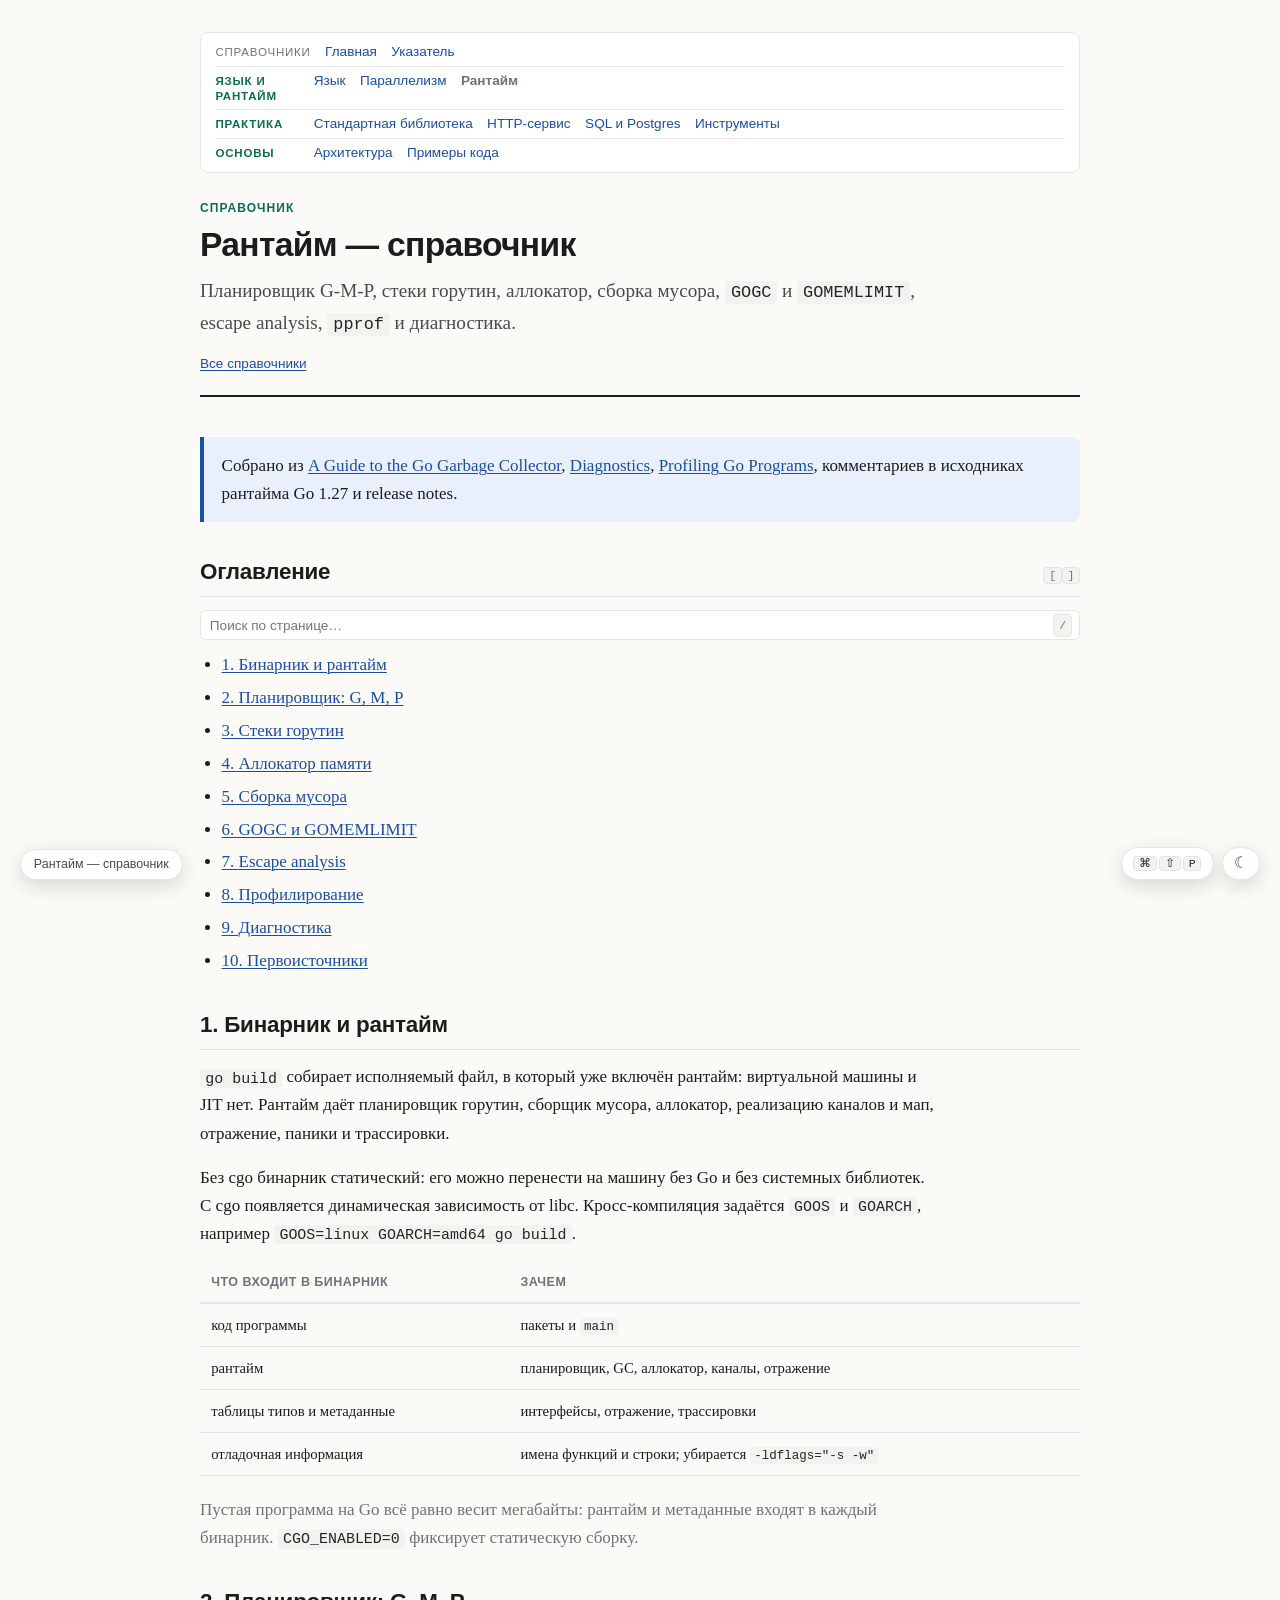
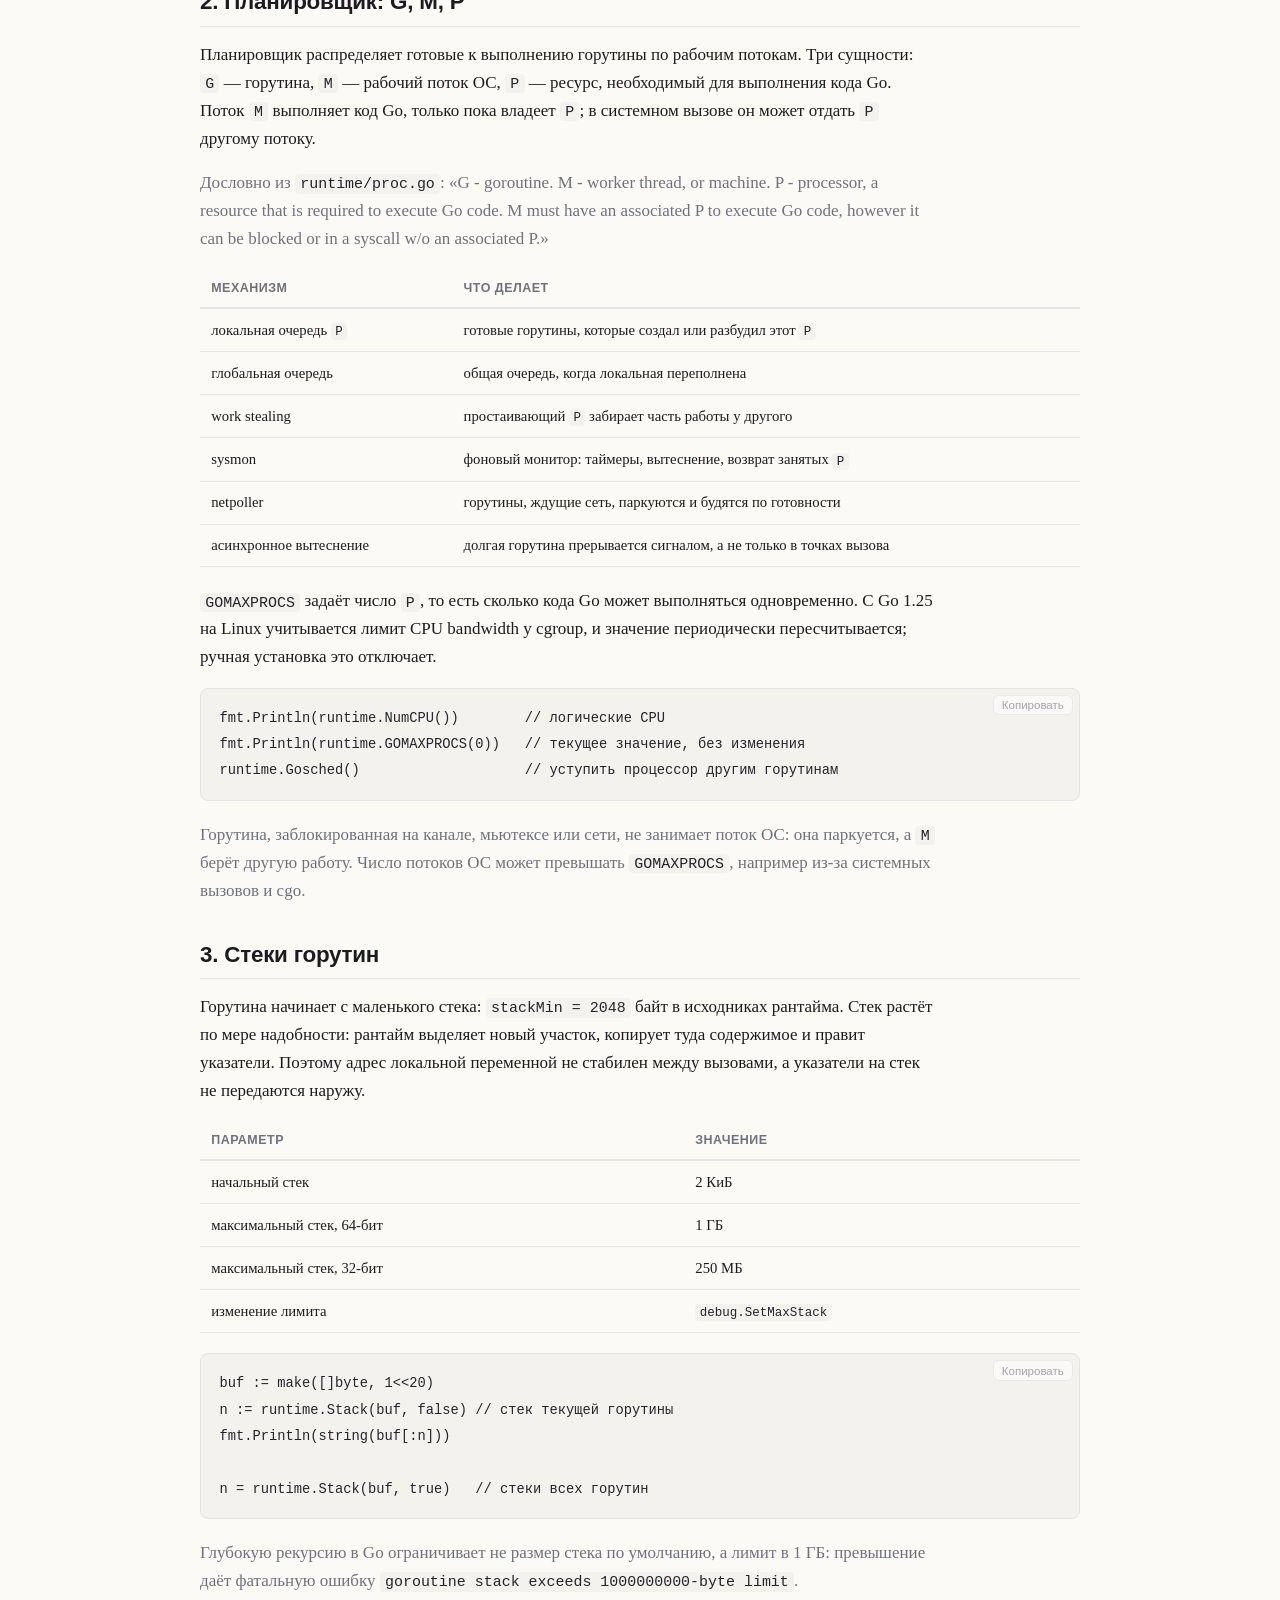
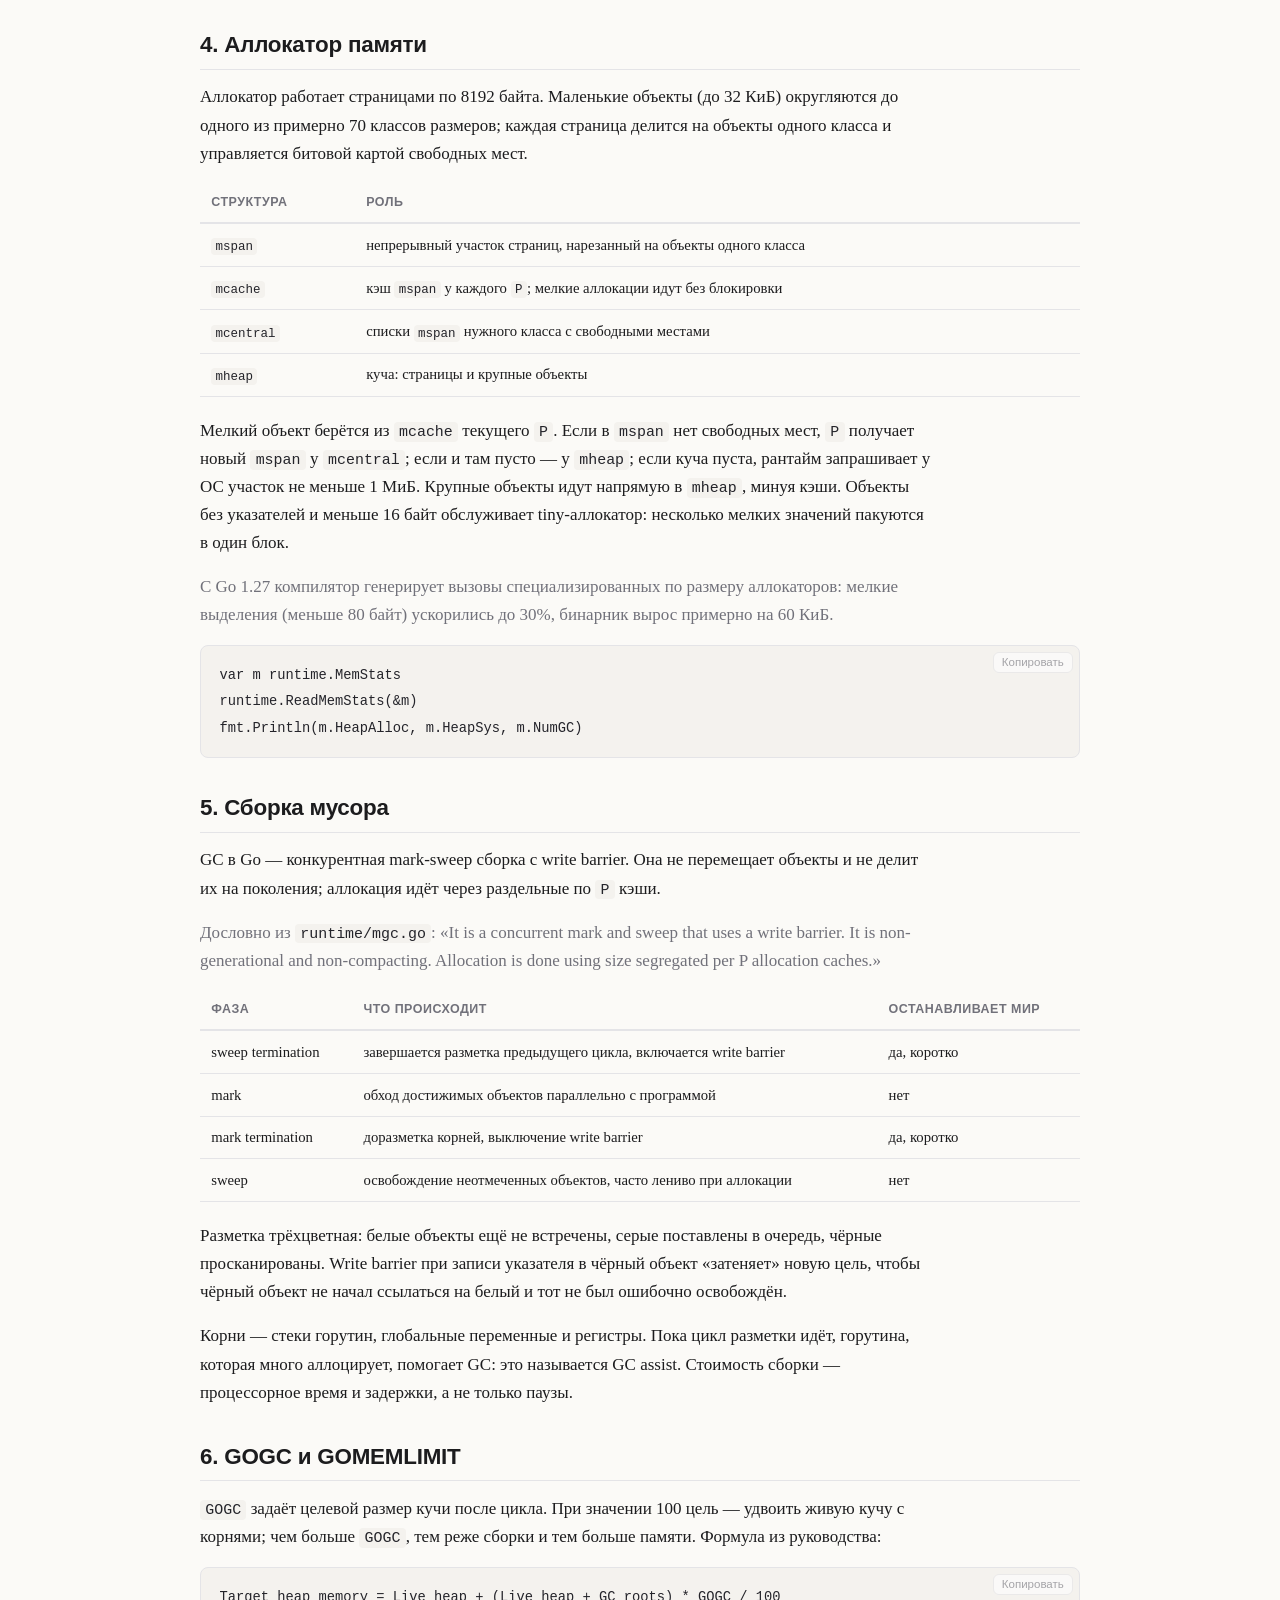
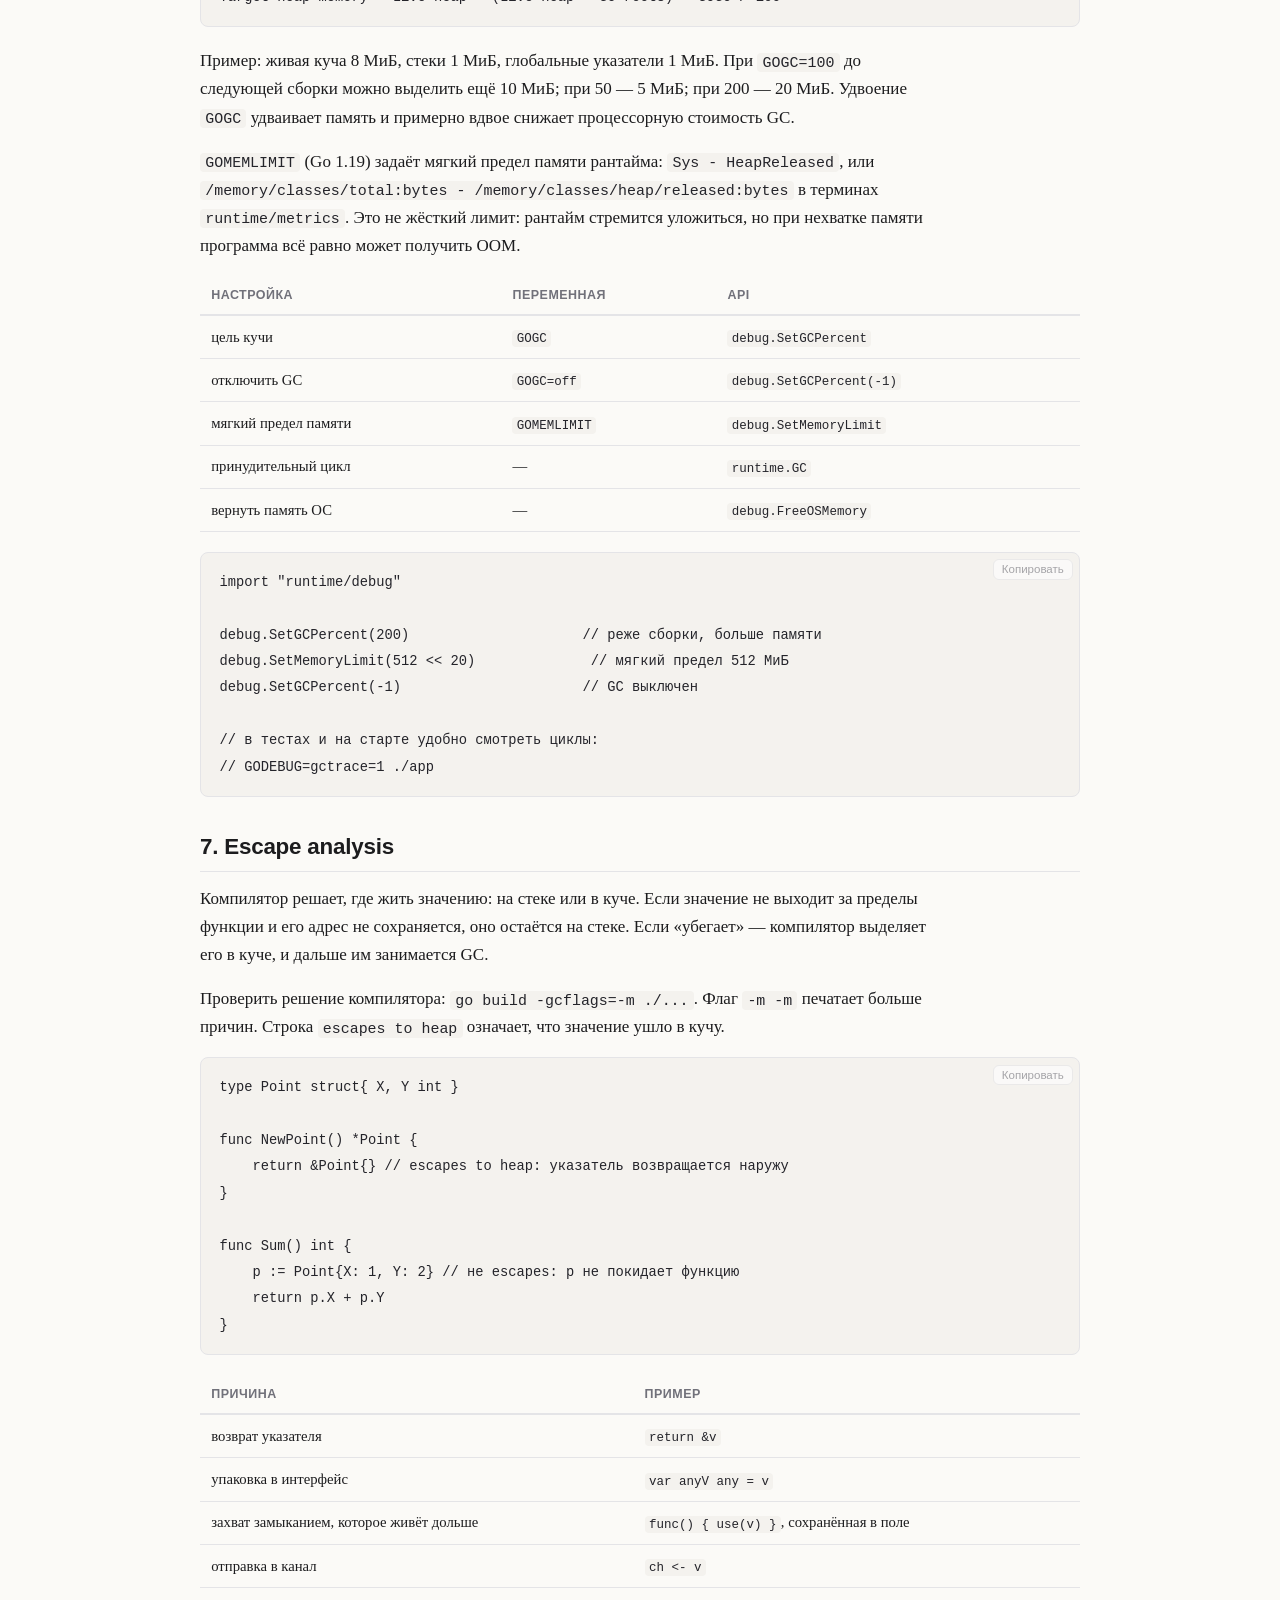
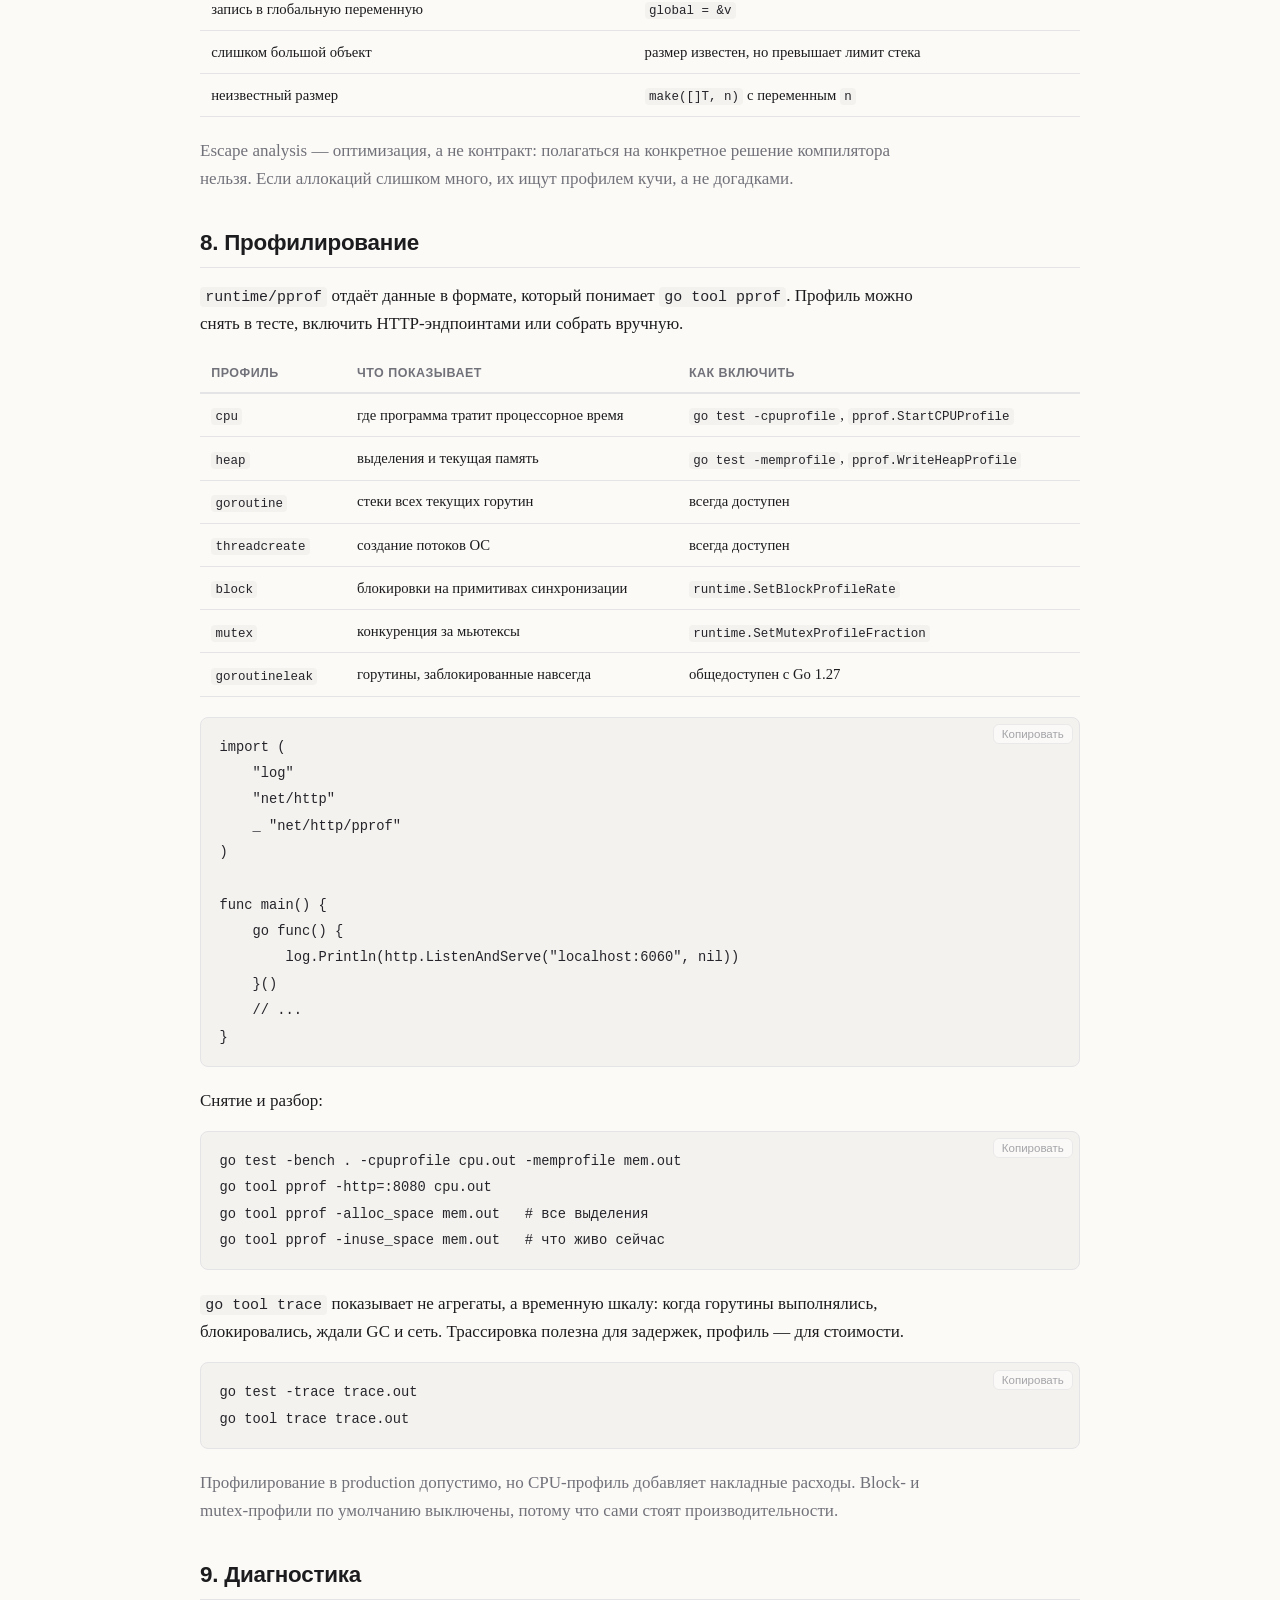
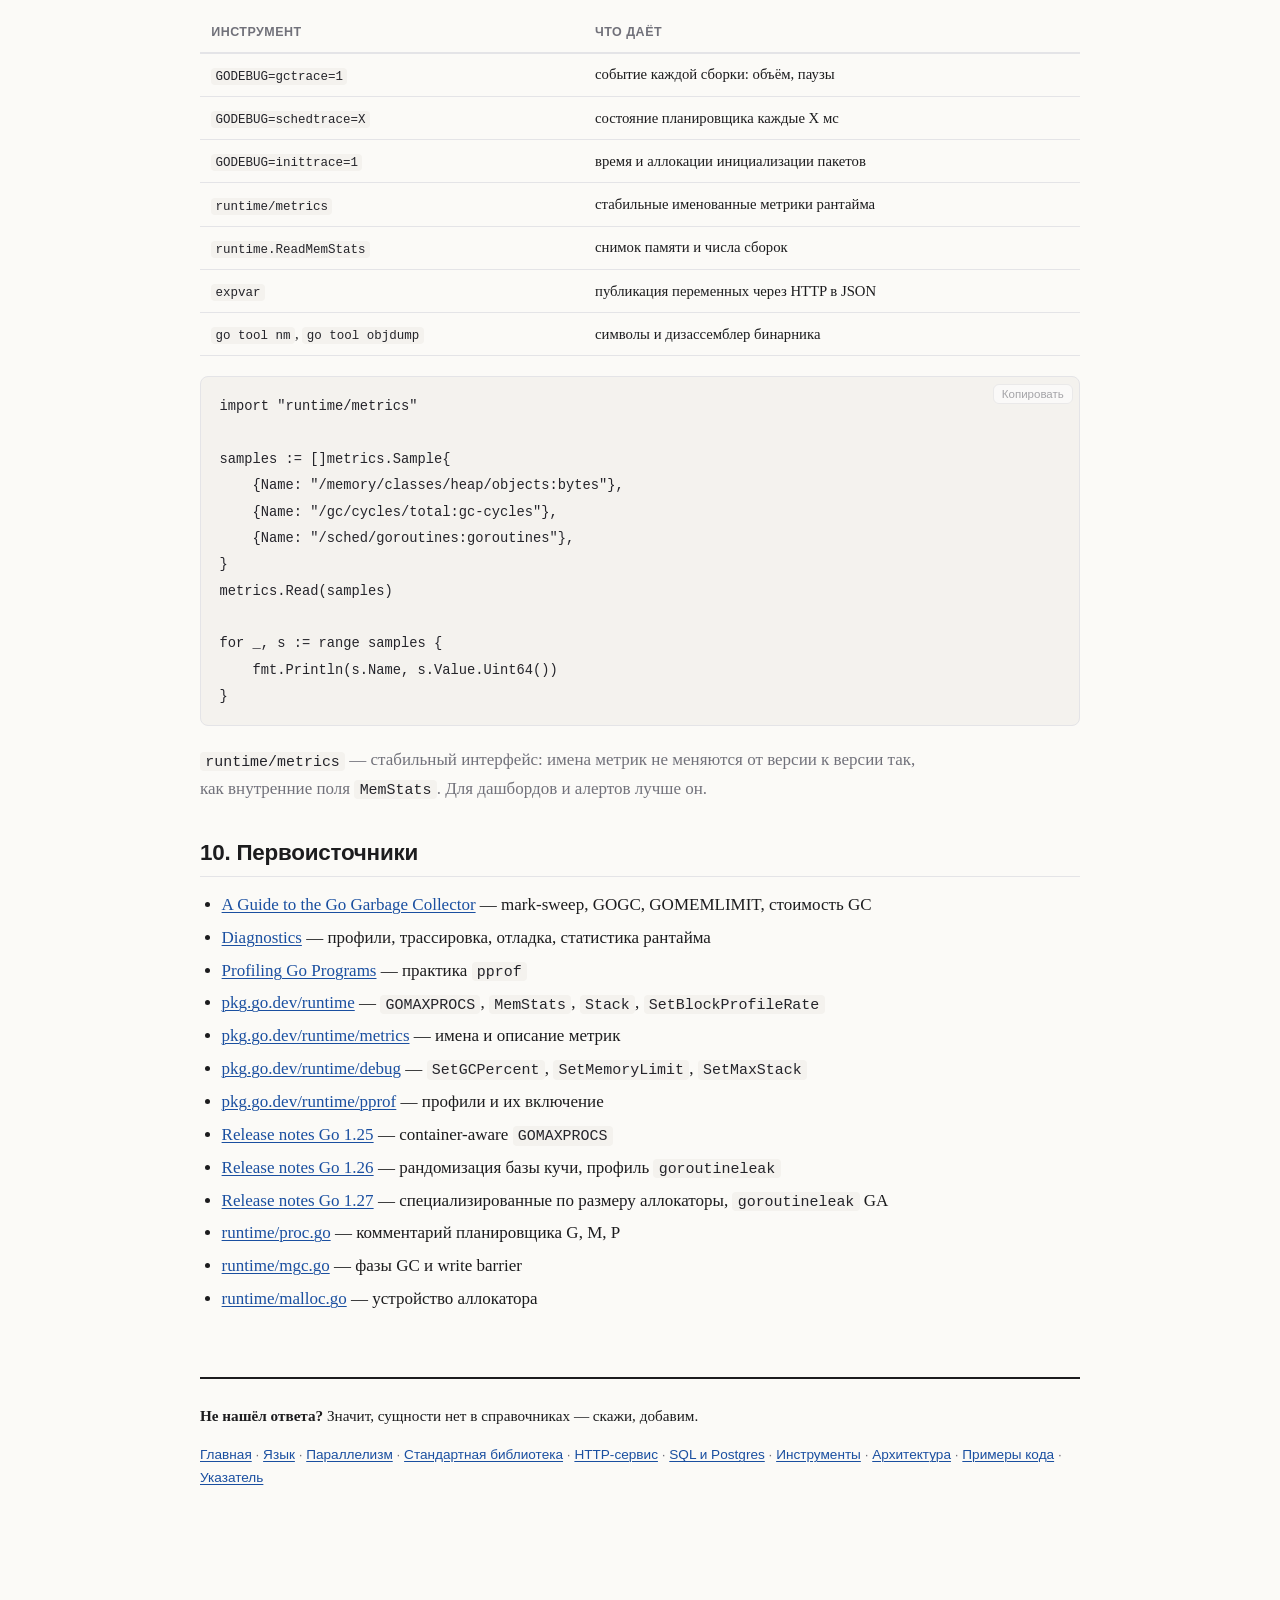
<file: runtime.html>
<!doctype html>
<html lang="ru">
<head>
<meta charset="utf-8">
<meta name="viewport" content="width=device-width, initial-scale=1">
<title>Рантайм — справочник</title>
<link rel="stylesheet" href="assets/reference.css">
<link rel="icon" type="image/svg+xml" href="assets/favicon.svg">
<script src="assets/reference.js"></script>
</head>
<body>
<main class="reference" id="top">

<div class="refside">
<nav class="refnav refnav--rows" aria-label="Справочники">
  <div class="refnav__row">
    <span class="refnav__label">Справочники</span>
    <a href="./index.html">Главная</a>
    <a href="./ukazatel.html">Указатель</a>
  </div>
  <div class="refnav__row">
    <span class="refnav__group">Язык и рантайм</span>
    <a href="./language.html">Язык</a>
    <a href="./concurrency.html">Параллелизм</a>
    <span class="refnav__here" aria-current="page">Рантайм</span>
  </div>
  <div class="refnav__row">
    <span class="refnav__group">Практика</span>
    <a href="./stdlib.html">Стандартная библиотека</a>
    <a href="./http-service.html">HTTP-сервис</a>
    <a href="./sql.html">SQL и Postgres</a>
    <a href="./tooling.html">Инструменты</a>
  </div>
  <div class="refnav__row">
    <span class="refnav__group">Основы</span>
    <a href="./architecture.html">Архитектура</a>
    <a href="./examples.html">Примеры кода</a>
  </div>
</nav>

<aside class="refkeys" aria-label="Горячие клавиши">
  <span class="refkeys__title">Горячие клавиши</span>
  <ul>
    <li><kbd>/</kbd> — поиск по странице; <kbd>Enter</kbd> — следующее совпадение</li>
    <li><kbd>Ctrl</kbd>/<kbd>Cmd</kbd>+<kbd>E</kbd> — поиск по всем справочникам (<kbd>@</kbd> — разделы)</li>
    <li><kbd>Ctrl</kbd>/<kbd>Cmd</kbd>+<kbd>E</kbd> — в палитре вниз, <kbd>+Shift</kbd> — вверх</li>
    <li><kbd>Ctrl</kbd>/<kbd>Cmd</kbd>+<kbd>Shift</kbd>+<kbd>P</kbd> — палитра команд: что можно сделать</li>
    <li><kbd>[</kbd> <kbd>]</kbd> — предыдущий / следующий раздел</li>
    <li><kbd>j</kbd> / <kbd>k</kbd> — скролл вниз / вверх</li>
    <li><kbd>g</kbd> <kbd>g</kbd> — в начало страницы</li>
    <li><kbd>G</kbd> — в конец страницы</li>
    <li><kbd>t</kbd> — скрыть оглавление</li>
    <li><kbd>n</kbd> — показать/скрыть навигацию</li>
    <li><kbd>z</kbd> — Zen-режим: только текст</li>
    <li><kbd>y</kbd> — ссылка на раздел</li>
    <li><kbd>Esc</kbd> — очистить поиск и снять фокус; в Zen — выйти</li>
  </ul>
</aside>
</div>

<header class="reference-header">
  <p class="reference-meta">Справочник</p>
  <h1>Рантайм — справочник</h1>
  <p class="lead">Планировщик G-M-P, стеки горутин, аллокатор, сборка мусора, <code>GOGC</code> и <code>GOMEMLIMIT</code>, escape analysis, <code>pprof</code> и диагностика.</p>
  <p class="reference-sub"><a href="./index.html">Все справочники</a></p>
</header>

<div class="callout callout--info">
  <p>Собрано из <a href="https://go.dev/doc/gc-guide">A Guide to the Go Garbage Collector</a>, <a href="https://go.dev/doc/diagnostics">Diagnostics</a>, <a href="https://go.dev/blog/pprof">Profiling Go Programs</a>, комментариев в исходниках рантайма Go 1.27 и release notes.</p>
</div>

<nav id="toc" aria-label="Разделы страницы">
  <h2>Оглавление</h2>
  <div class="refsearch">
    <input type="search" id="refSearch" placeholder="Поиск по странице…" autocomplete="off" aria-label="Поиск по странице">
    <p class="refsearch__status" id="refSearchStatus" role="status"></p>
    <ul id="refSearchResults" class="refsearch__results" hidden></ul>
  </div>
  <ul>
    <li><a href="#binary">1. Бинарник и рантайм</a></li>
    <li><a href="#scheduler">2. Планировщик: G, M, P</a></li>
    <li><a href="#stacks">3. Стеки горутин</a></li>
    <li><a href="#allocator">4. Аллокатор памяти</a></li>
    <li><a href="#gc">5. Сборка мусора</a></li>
    <li><a href="#gc-tuning">6. GOGC и GOMEMLIMIT</a></li>
    <li><a href="#escape">7. Escape analysis</a></li>
    <li><a href="#pprof">8. Профилирование</a></li>
    <li><a href="#diagnostics">9. Диагностика</a></li>
    <li><a href="#sources">10. Первоисточники</a></li>
  </ul>
</nav>

<section id="binary">
  <h2>1. Бинарник и рантайм</h2>

  <p><code>go build</code> собирает исполняемый файл, в который уже включён рантайм: виртуальной машины и JIT нет. Рантайм даёт планировщик горутин, сборщик мусора, аллокатор, реализацию каналов и мап, отражение, паники и трассировки.</p>

  <p>Без cgo бинарник статический: его можно перенести на машину без Go и без системных библиотек. С cgo появляется динамическая зависимость от libc. Кросс-компиляция задаётся <code>GOOS</code> и <code>GOARCH</code>, например <code>GOOS=linux GOARCH=amd64 go build</code>.</p>

  <div class="table-wrap">
    <table>
      <thead><tr><th>Что входит в бинарник</th><th>Зачем</th></tr></thead>
      <tbody>
        <tr><td>код программы</td><td>пакеты и <code>main</code></td></tr>
        <tr><td>рантайм</td><td>планировщик, GC, аллокатор, каналы, отражение</td></tr>
        <tr><td>таблицы типов и метаданные</td><td>интерфейсы, отражение, трассировки</td></tr>
        <tr><td>отладочная информация</td><td>имена функций и строки; убирается <code>-ldflags="-s -w"</code></td></tr>
      </tbody>
    </table>
  </div>

  <p class="is-muted">Пустая программа на Go всё равно весит мегабайты: рантайм и метаданные входят в каждый бинарник. <code>CGO_ENABLED=0</code> фиксирует статическую сборку.</p>
</section>

<section id="scheduler">
  <h2>2. Планировщик: G, M, P</h2>

  <p>Планировщик распределяет готовые к выполнению горутины по рабочим потокам. Три сущности: <code>G</code> — горутина, <code>M</code> — рабочий поток ОС, <code>P</code> — ресурс, необходимый для выполнения кода Go. Поток <code>M</code> выполняет код Go, только пока владеет <code>P</code>; в системном вызове он может отдать <code>P</code> другому потоку.</p>

  <p class="is-muted">Дословно из <code>runtime/proc.go</code>: «G - goroutine. M - worker thread, or machine. P - processor, a resource that is required to execute Go code. M must have an associated P to execute Go code, however it can be blocked or in a syscall w/o an associated P.»</p>

  <div class="table-wrap">
    <table>
      <thead><tr><th>Механизм</th><th>Что делает</th></tr></thead>
      <tbody>
        <tr><td>локальная очередь <code>P</code></td><td>готовые горутины, которые создал или разбудил этот <code>P</code></td></tr>
        <tr><td>глобальная очередь</td><td>общая очередь, когда локальная переполнена</td></tr>
        <tr><td>work stealing</td><td>простаивающий <code>P</code> забирает часть работы у другого</td></tr>
        <tr><td>sysmon</td><td>фоновый монитор: таймеры, вытеснение, возврат занятых <code>P</code></td></tr>
        <tr><td>netpoller</td><td>горутины, ждущие сеть, паркуются и будятся по готовности</td></tr>
        <tr><td>асинхронное вытеснение</td><td>долгая горутина прерывается сигналом, а не только в точках вызова</td></tr>
      </tbody>
    </table>
  </div>

  <p><code>GOMAXPROCS</code> задаёт число <code>P</code>, то есть сколько кода Go может выполняться одновременно. С Go 1.25 на Linux учитывается лимит CPU bandwidth у cgroup, и значение периодически пересчитывается; ручная установка это отключает.</p>

  <pre><code>fmt.Println(runtime.NumCPU())        // логические CPU
fmt.Println(runtime.GOMAXPROCS(0))   // текущее значение, без изменения
runtime.Gosched()                    // уступить процессор другим горутинам</code></pre>

  <p class="is-muted">Горутина, заблокированная на канале, мьютексе или сети, не занимает поток ОС: она паркуется, а <code>M</code> берёт другую работу. Число потоков ОС может превышать <code>GOMAXPROCS</code>, например из-за системных вызовов и cgo.</p>
</section>

<section id="stacks">
  <h2>3. Стеки горутин</h2>

  <p>Горутина начинает с маленького стека: <code>stackMin = 2048</code> байт в исходниках рантайма. Стек растёт по мере надобности: рантайм выделяет новый участок, копирует туда содержимое и правит указатели. Поэтому адрес локальной переменной не стабилен между вызовами, а указатели на стек не передаются наружу.</p>

  <div class="table-wrap">
    <table>
      <thead><tr><th>Параметр</th><th>Значение</th></tr></thead>
      <tbody>
        <tr><td>начальный стек</td><td>2 КиБ</td></tr>
        <tr><td>максимальный стек, 64-бит</td><td>1 ГБ</td></tr>
        <tr><td>максимальный стек, 32-бит</td><td>250 МБ</td></tr>
        <tr><td>изменение лимита</td><td><code>debug.SetMaxStack</code></td></tr>
      </tbody>
    </table>
  </div>

  <pre><code>buf := make([]byte, 1&lt;&lt;20)
n := runtime.Stack(buf, false) // стек текущей горутины
fmt.Println(string(buf[:n]))

n = runtime.Stack(buf, true)   // стеки всех горутин</code></pre>

  <p class="is-muted">Глубокую рекурсию в Go ограничивает не размер стека по умолчанию, а лимит в 1 ГБ: превышение даёт фатальную ошибку <code>goroutine stack exceeds 1000000000-byte limit</code>.</p>
</section>

<section id="allocator">
  <h2>4. Аллокатор памяти</h2>

  <p>Аллокатор работает страницами по 8192 байта. Маленькие объекты (до 32 КиБ) округляются до одного из примерно 70 классов размеров; каждая страница делится на объекты одного класса и управляется битовой картой свободных мест.</p>

  <div class="table-wrap">
    <table>
      <thead><tr><th>Структура</th><th>Роль</th></tr></thead>
      <tbody>
        <tr><td><code>mspan</code></td><td>непрерывный участок страниц, нарезанный на объекты одного класса</td></tr>
        <tr><td><code>mcache</code></td><td>кэш <code>mspan</code> у каждого <code>P</code>; мелкие аллокации идут без блокировки</td></tr>
        <tr><td><code>mcentral</code></td><td>списки <code>mspan</code> нужного класса с свободными местами</td></tr>
        <tr><td><code>mheap</code></td><td>куча: страницы и крупные объекты</td></tr>
      </tbody>
    </table>
  </div>

  <p>Мелкий объект берётся из <code>mcache</code> текущего <code>P</code>. Если в <code>mspan</code> нет свободных мест, <code>P</code> получает новый <code>mspan</code> у <code>mcentral</code>; если и там пусто — у <code>mheap</code>; если куча пуста, рантайм запрашивает у ОС участок не меньше 1 МиБ. Крупные объекты идут напрямую в <code>mheap</code>, минуя кэши. Объекты без указателей и меньше 16 байт обслуживает tiny-аллокатор: несколько мелких значений пакуются в один блок.</p>

  <p class="is-muted">С Go 1.27 компилятор генерирует вызовы специализированных по размеру аллокаторов: мелкие выделения (меньше 80 байт) ускорились до 30%, бинарник вырос примерно на 60 КиБ.</p>

  <pre><code>var m runtime.MemStats
runtime.ReadMemStats(&amp;m)
fmt.Println(m.HeapAlloc, m.HeapSys, m.NumGC)</code></pre>
</section>

<section id="gc">
  <h2>5. Сборка мусора</h2>

  <p>GC в Go — конкурентная mark-sweep сборка с write barrier. Она не перемещает объекты и не делит их на поколения; аллокация идёт через раздельные по <code>P</code> кэши.</p>

  <p class="is-muted">Дословно из <code>runtime/mgc.go</code>: «It is a concurrent mark and sweep that uses a write barrier. It is non-generational and non-compacting. Allocation is done using size segregated per P allocation caches.»</p>

  <div class="table-wrap">
    <table>
      <thead><tr><th>Фаза</th><th>Что происходит</th><th>Останавливает мир</th></tr></thead>
      <tbody>
        <tr><td>sweep termination</td><td>завершается разметка предыдущего цикла, включается write barrier</td><td>да, коротко</td></tr>
        <tr><td>mark</td><td>обход достижимых объектов параллельно с программой</td><td>нет</td></tr>
        <tr><td>mark termination</td><td>доразметка корней, выключение write barrier</td><td>да, коротко</td></tr>
        <tr><td>sweep</td><td>освобождение неотмеченных объектов, часто лениво при аллокации</td><td>нет</td></tr>
      </tbody>
    </table>
  </div>

  <p>Разметка трёхцветная: белые объекты ещё не встречены, серые поставлены в очередь, чёрные просканированы. Write barrier при записи указателя в чёрный объект «затеняет» новую цель, чтобы чёрный объект не начал ссылаться на белый и тот не был ошибочно освобождён.</p>

  <p>Корни — стеки горутин, глобальные переменные и регистры. Пока цикл разметки идёт, горутина, которая много аллоцирует, помогает GC: это называется GC assist. Стоимость сборки — процессорное время и задержки, а не только паузы.</p>
</section>

<section id="gc-tuning">
  <h2>6. GOGC и GOMEMLIMIT</h2>

  <p><code>GOGC</code> задаёт целевой размер кучи после цикла. При значении 100 цель — удвоить живую кучу с корнями; чем больше <code>GOGC</code>, тем реже сборки и тем больше памяти. Формула из руководства:</p>

  <pre><code>Target heap memory = Live heap + (Live heap + GC roots) * GOGC / 100</code></pre>

  <p>Пример: живая куча 8 МиБ, стеки 1 МиБ, глобальные указатели 1 МиБ. При <code>GOGC=100</code> до следующей сборки можно выделить ещё 10 МиБ; при 50 — 5 МиБ; при 200 — 20 МиБ. Удвоение <code>GOGC</code> удваивает память и примерно вдвое снижает процессорную стоимость GC.</p>

  <p><code>GOMEMLIMIT</code> (Go 1.19) задаёт мягкий предел памяти рантайма: <code>Sys - HeapReleased</code>, или <code>/memory/classes/total:bytes - /memory/classes/heap/released:bytes</code> в терминах <code>runtime/metrics</code>. Это не жёсткий лимит: рантайм стремится уложиться, но при нехватке памяти программа всё равно может получить OOM.</p>

  <div class="table-wrap">
    <table>
      <thead><tr><th>Настройка</th><th>Переменная</th><th>API</th></tr></thead>
      <tbody>
        <tr><td>цель кучи</td><td><code>GOGC</code></td><td><code>debug.SetGCPercent</code></td></tr>
        <tr><td>отключить GC</td><td><code>GOGC=off</code></td><td><code>debug.SetGCPercent(-1)</code></td></tr>
        <tr><td>мягкий предел памяти</td><td><code>GOMEMLIMIT</code></td><td><code>debug.SetMemoryLimit</code></td></tr>
        <tr><td>принудительный цикл</td><td>—</td><td><code>runtime.GC</code></td></tr>
        <tr><td>вернуть память ОС</td><td>—</td><td><code>debug.FreeOSMemory</code></td></tr>
      </tbody>
    </table>
  </div>

  <pre><code>import "runtime/debug"

debug.SetGCPercent(200)                     // реже сборки, больше памяти
debug.SetMemoryLimit(512 &lt;&lt; 20)              // мягкий предел 512 МиБ
debug.SetGCPercent(-1)                      // GC выключен

// в тестах и на старте удобно смотреть циклы:
// GODEBUG=gctrace=1 ./app</code></pre>
</section>

<section id="escape">
  <h2>7. Escape analysis</h2>

  <p>Компилятор решает, где жить значению: на стеке или в куче. Если значение не выходит за пределы функции и его адрес не сохраняется, оно остаётся на стеке. Если «убегает» — компилятор выделяет его в куче, и дальше им занимается GC.</p>

  <p>Проверить решение компилятора: <code>go build -gcflags=-m ./...</code>. Флаг <code>-m -m</code> печатает больше причин. Строка <code>escapes to heap</code> означает, что значение ушло в кучу.</p>

  <pre><code>type Point struct{ X, Y int }

func NewPoint() *Point {
    return &amp;Point{} // escapes to heap: указатель возвращается наружу
}

func Sum() int {
    p := Point{X: 1, Y: 2} // не escapes: p не покидает функцию
    return p.X + p.Y
}</code></pre>

  <div class="table-wrap">
    <table>
      <thead><tr><th>Причина</th><th>Пример</th></tr></thead>
      <tbody>
        <tr><td>возврат указателя</td><td><code>return &amp;v</code></td></tr>
        <tr><td>упаковка в интерфейс</td><td><code>var anyV any = v</code></td></tr>
        <tr><td>захват замыканием, которое живёт дольше</td><td><code>func() { use(v) }</code>, сохранённая в поле</td></tr>
        <tr><td>отправка в канал</td><td><code>ch &lt;- v</code></td></tr>
        <tr><td>запись в глобальную переменную</td><td><code>global = &amp;v</code></td></tr>
        <tr><td>слишком большой объект</td><td>размер известен, но превышает лимит стека</td></tr>
        <tr><td>неизвестный размер</td><td><code>make([]T, n)</code> с переменным <code>n</code></td></tr>
      </tbody>
    </table>
  </div>

  <p class="is-muted">Escape analysis — оптимизация, а не контракт: полагаться на конкретное решение компилятора нельзя. Если аллокаций слишком много, их ищут профилем кучи, а не догадками.</p>
</section>

<section id="pprof">
  <h2>8. Профилирование</h2>

  <p><code>runtime/pprof</code> отдаёт данные в формате, который понимает <code>go tool pprof</code>. Профиль можно снять в тесте, включить HTTP-эндпоинтами или собрать вручную.</p>

  <div class="table-wrap">
    <table>
      <thead><tr><th>Профиль</th><th>Что показывает</th><th>Как включить</th></tr></thead>
      <tbody>
        <tr><td><code>cpu</code></td><td>где программа тратит процессорное время</td><td><code>go test -cpuprofile</code>, <code>pprof.StartCPUProfile</code></td></tr>
        <tr><td><code>heap</code></td><td>выделения и текущая память</td><td><code>go test -memprofile</code>, <code>pprof.WriteHeapProfile</code></td></tr>
        <tr><td><code>goroutine</code></td><td>стеки всех текущих горутин</td><td>всегда доступен</td></tr>
        <tr><td><code>threadcreate</code></td><td>создание потоков ОС</td><td>всегда доступен</td></tr>
        <tr><td><code>block</code></td><td>блокировки на примитивах синхронизации</td><td><code>runtime.SetBlockProfileRate</code></td></tr>
        <tr><td><code>mutex</code></td><td>конкуренция за мьютексы</td><td><code>runtime.SetMutexProfileFraction</code></td></tr>
        <tr><td><code>goroutineleak</code></td><td>горутины, заблокированные навсегда</td><td>общедоступен с Go 1.27</td></tr>
      </tbody>
    </table>
  </div>

  <pre><code>import (
    "log"
    "net/http"
    _ "net/http/pprof"
)

func main() {
    go func() {
        log.Println(http.ListenAndServe("localhost:6060", nil))
    }()
    // ...
}</code></pre>

  <p>Снятие и разбор:</p>

  <pre><code>go test -bench . -cpuprofile cpu.out -memprofile mem.out
go tool pprof -http=:8080 cpu.out
go tool pprof -alloc_space mem.out   # все выделения
go tool pprof -inuse_space mem.out   # что живо сейчас</code></pre>

  <p><code>go tool trace</code> показывает не агрегаты, а временную шкалу: когда горутины выполнялись, блокировались, ждали GC и сеть. Трассировка полезна для задержек, профиль — для стоимости.</p>

  <pre><code>go test -trace trace.out
go tool trace trace.out</code></pre>

  <p class="is-muted">Профилирование в production допустимо, но CPU-профиль добавляет накладные расходы. Block- и mutex-профили по умолчанию выключены, потому что сами стоят производительности.</p>
</section>

<section id="diagnostics">
  <h2>9. Диагностика</h2>

  <div class="table-wrap">
    <table>
      <thead><tr><th>Инструмент</th><th>Что даёт</th></tr></thead>
      <tbody>
        <tr><td><code>GODEBUG=gctrace=1</code></td><td>событие каждой сборки: объём, паузы</td></tr>
        <tr><td><code>GODEBUG=schedtrace=X</code></td><td>состояние планировщика каждые X мс</td></tr>
        <tr><td><code>GODEBUG=inittrace=1</code></td><td>время и аллокации инициализации пакетов</td></tr>
        <tr><td><code>runtime/metrics</code></td><td>стабильные именованные метрики рантайма</td></tr>
        <tr><td><code>runtime.ReadMemStats</code></td><td>снимок памяти и числа сборок</td></tr>
        <tr><td><code>expvar</code></td><td>публикация переменных через HTTP в JSON</td></tr>
        <tr><td><code>go tool nm</code>, <code>go tool objdump</code></td><td>символы и дизассемблер бинарника</td></tr>
      </tbody>
    </table>
  </div>

  <pre><code>import "runtime/metrics"

samples := []metrics.Sample{
    {Name: "/memory/classes/heap/objects:bytes"},
    {Name: "/gc/cycles/total:gc-cycles"},
    {Name: "/sched/goroutines:goroutines"},
}
metrics.Read(samples)

for _, s := range samples {
    fmt.Println(s.Name, s.Value.Uint64())
}</code></pre>

  <p class="is-muted"><code>runtime/metrics</code> — стабильный интерфейс: имена метрик не меняются от версии к версии так, как внутренние поля <code>MemStats</code>. Для дашбордов и алертов лучше он.</p>
</section>

<section id="sources">
  <h2>10. Первоисточники</h2>
  <ul>
    <li><a href="https://go.dev/doc/gc-guide">A Guide to the Go Garbage Collector</a> — mark-sweep, GOGC, GOMEMLIMIT, стоимость GC</li>
    <li><a href="https://go.dev/doc/diagnostics">Diagnostics</a> — профили, трассировка, отладка, статистика рантайма</li>
    <li><a href="https://go.dev/blog/pprof">Profiling Go Programs</a> — практика <code>pprof</code></li>
    <li><a href="https://pkg.go.dev/runtime">pkg.go.dev/runtime</a> — <code>GOMAXPROCS</code>, <code>MemStats</code>, <code>Stack</code>, <code>SetBlockProfileRate</code></li>
    <li><a href="https://pkg.go.dev/runtime/metrics">pkg.go.dev/runtime/metrics</a> — имена и описание метрик</li>
    <li><a href="https://pkg.go.dev/runtime/debug">pkg.go.dev/runtime/debug</a> — <code>SetGCPercent</code>, <code>SetMemoryLimit</code>, <code>SetMaxStack</code></li>
    <li><a href="https://pkg.go.dev/runtime/pprof">pkg.go.dev/runtime/pprof</a> — профили и их включение</li>
    <li><a href="https://go.dev/doc/go1.25">Release notes Go 1.25</a> — container-aware <code>GOMAXPROCS</code></li>
    <li><a href="https://go.dev/doc/go1.26">Release notes Go 1.26</a> — рандомизация базы кучи, профиль <code>goroutineleak</code></li>
    <li><a href="https://go.dev/doc/go1.27">Release notes Go 1.27</a> — специализированные по размеру аллокаторы, <code>goroutineleak</code> GA</li>
    <li><a href="https://github.com/golang/go/blob/master/src/runtime/proc.go">runtime/proc.go</a> — комментарий планировщика G, M, P</li>
    <li><a href="https://github.com/golang/go/blob/master/src/runtime/mgc.go">runtime/mgc.go</a> — фазы GC и write barrier</li>
    <li><a href="https://github.com/golang/go/blob/master/src/runtime/malloc.go">runtime/malloc.go</a> — устройство аллокатора</li>
  </ul>
</section>

<footer class="reference-footer">
  <p><strong>Не нашёл ответа?</strong> Значит, сущности нет в справочниках — скажи, добавим.</p>
  <p class="reference-footer__links">
    <a href="./index.html">Главная</a> ·
    <a href="./language.html">Язык</a> ·
    <a href="./concurrency.html">Параллелизм</a> ·
    <a href="./stdlib.html">Стандартная библиотека</a> ·
    <a href="./http-service.html">HTTP-сервис</a> ·
    <a href="./sql.html">SQL и Postgres</a> ·
    <a href="./tooling.html">Инструменты</a> ·
    <a href="./architecture.html">Архитектура</a> ·
    <a href="./examples.html">Примеры кода</a> ·
    <a href="./ukazatel.html">Указатель</a>
  </p>
</footer>

</main>
<script src="assets/page.js"></script>
<script src="assets/quickopen.js"></script>
<script src="assets/backtotop.js"></script>
</body>
</html>
</file>
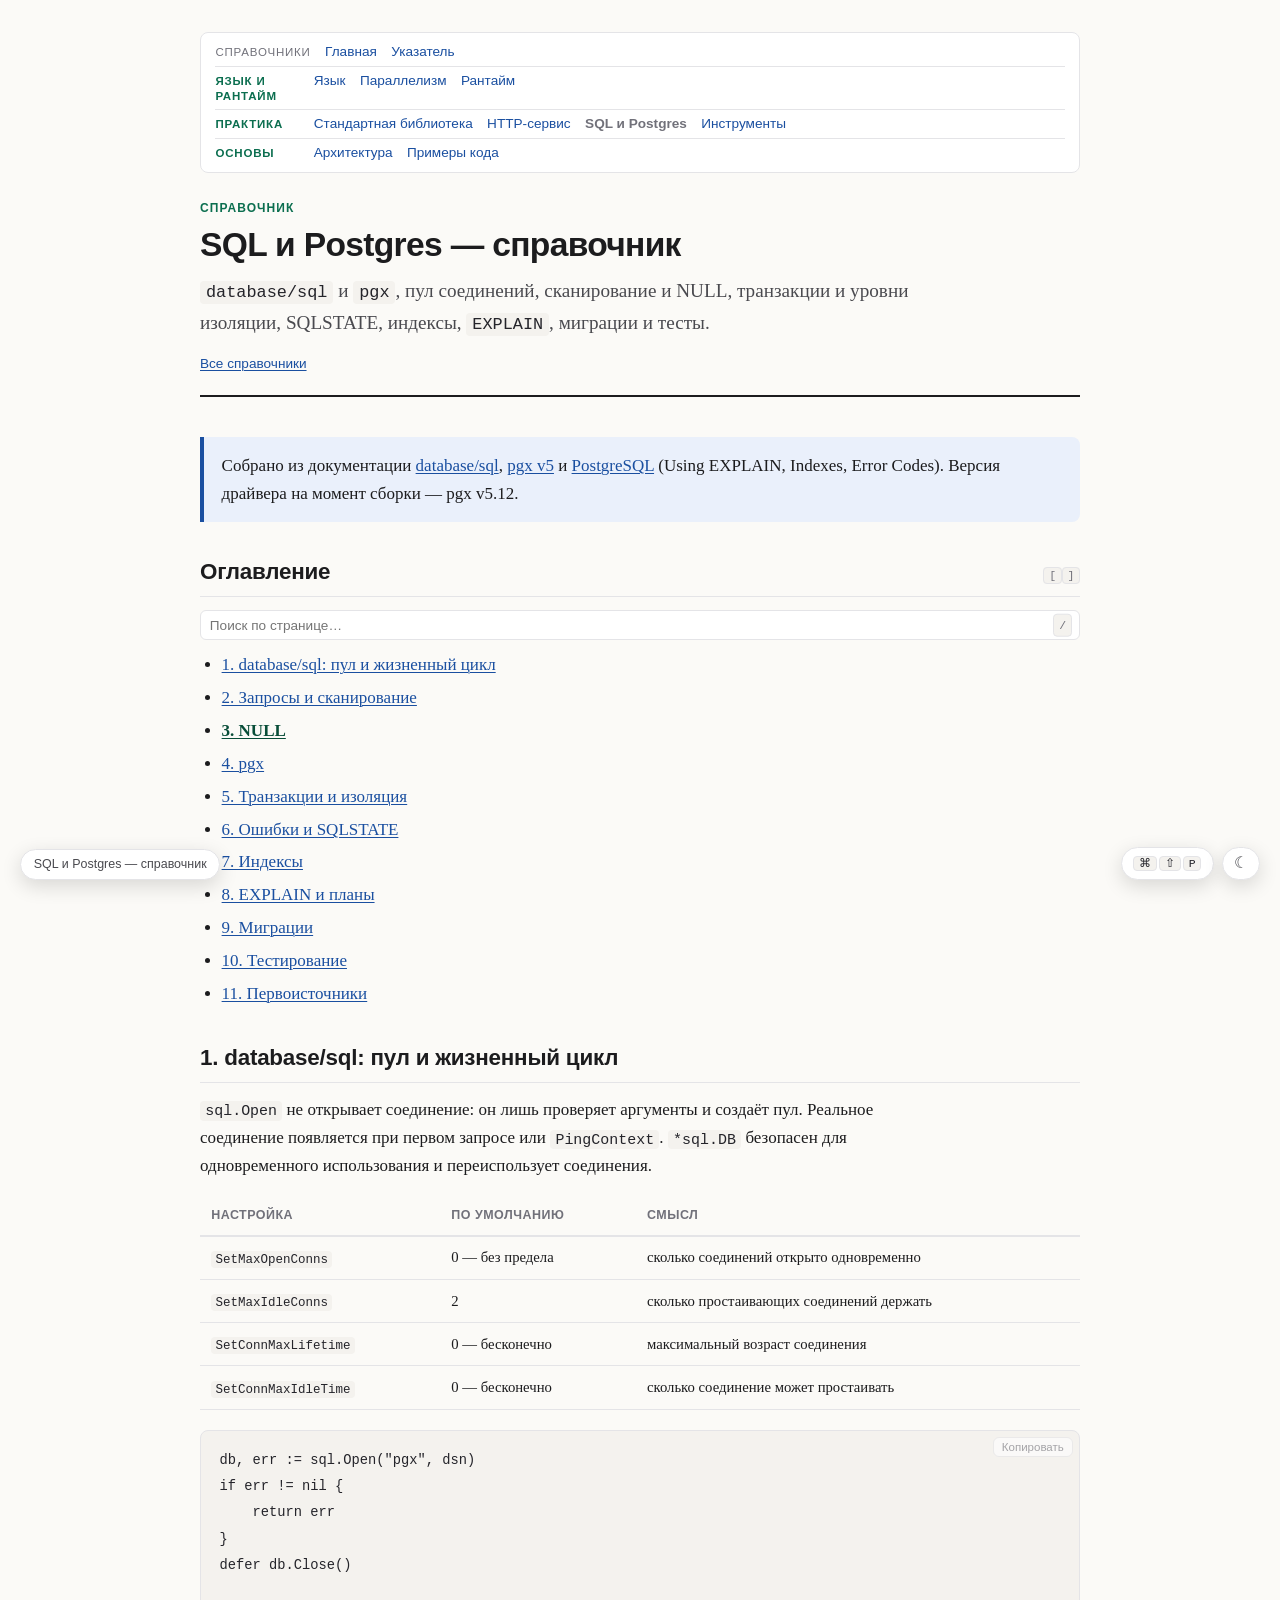
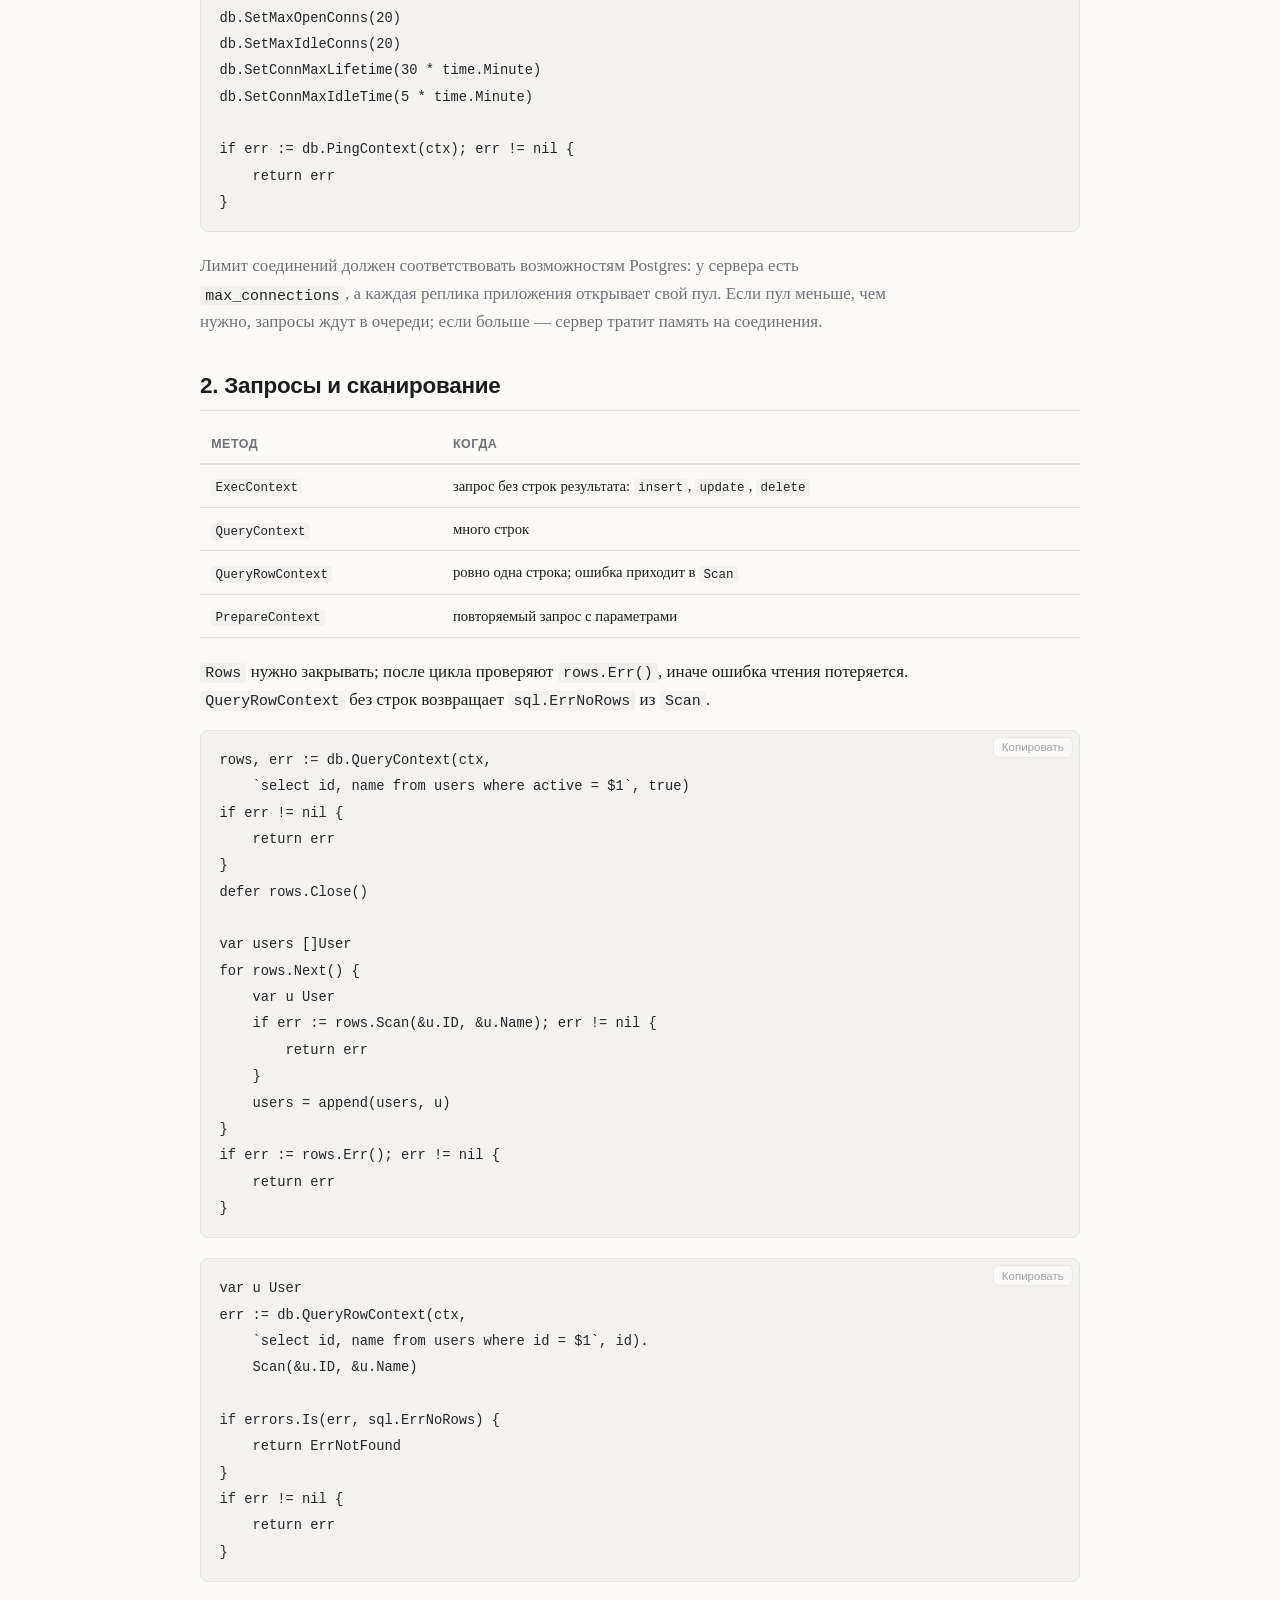
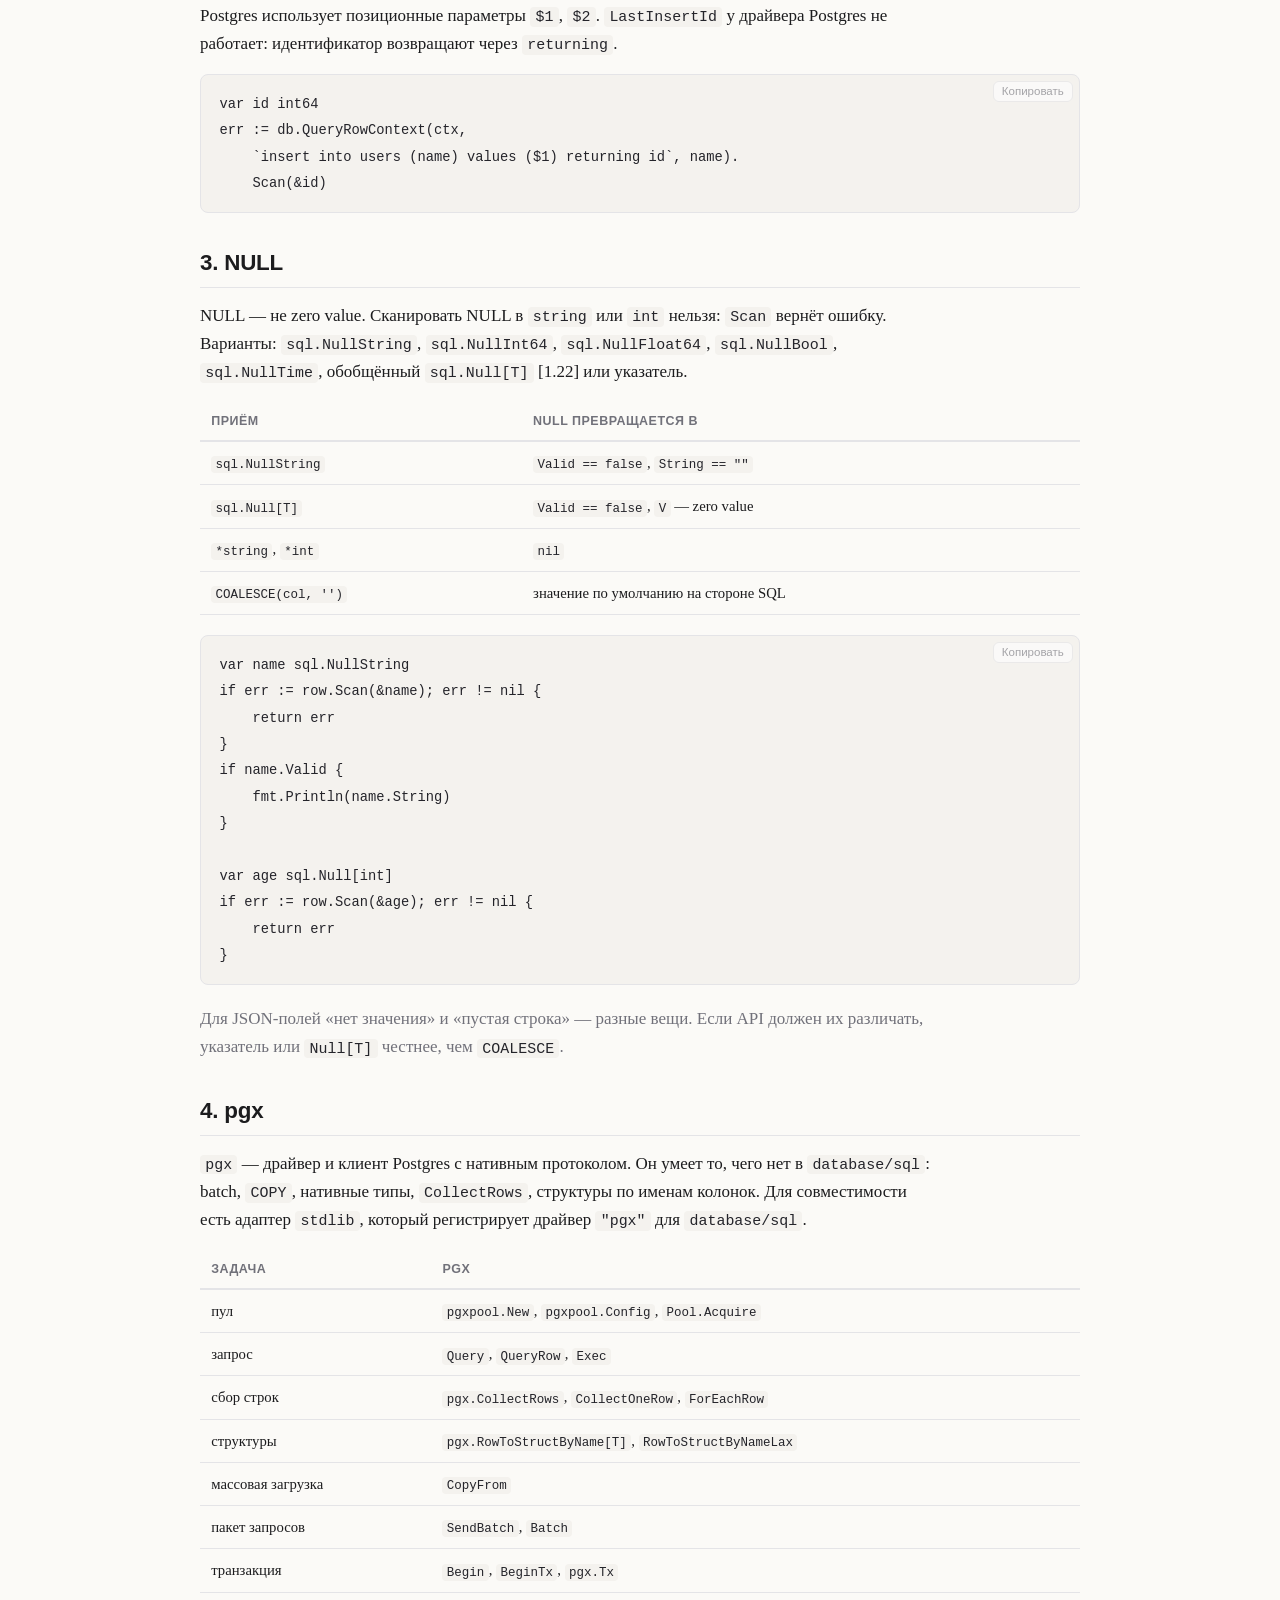
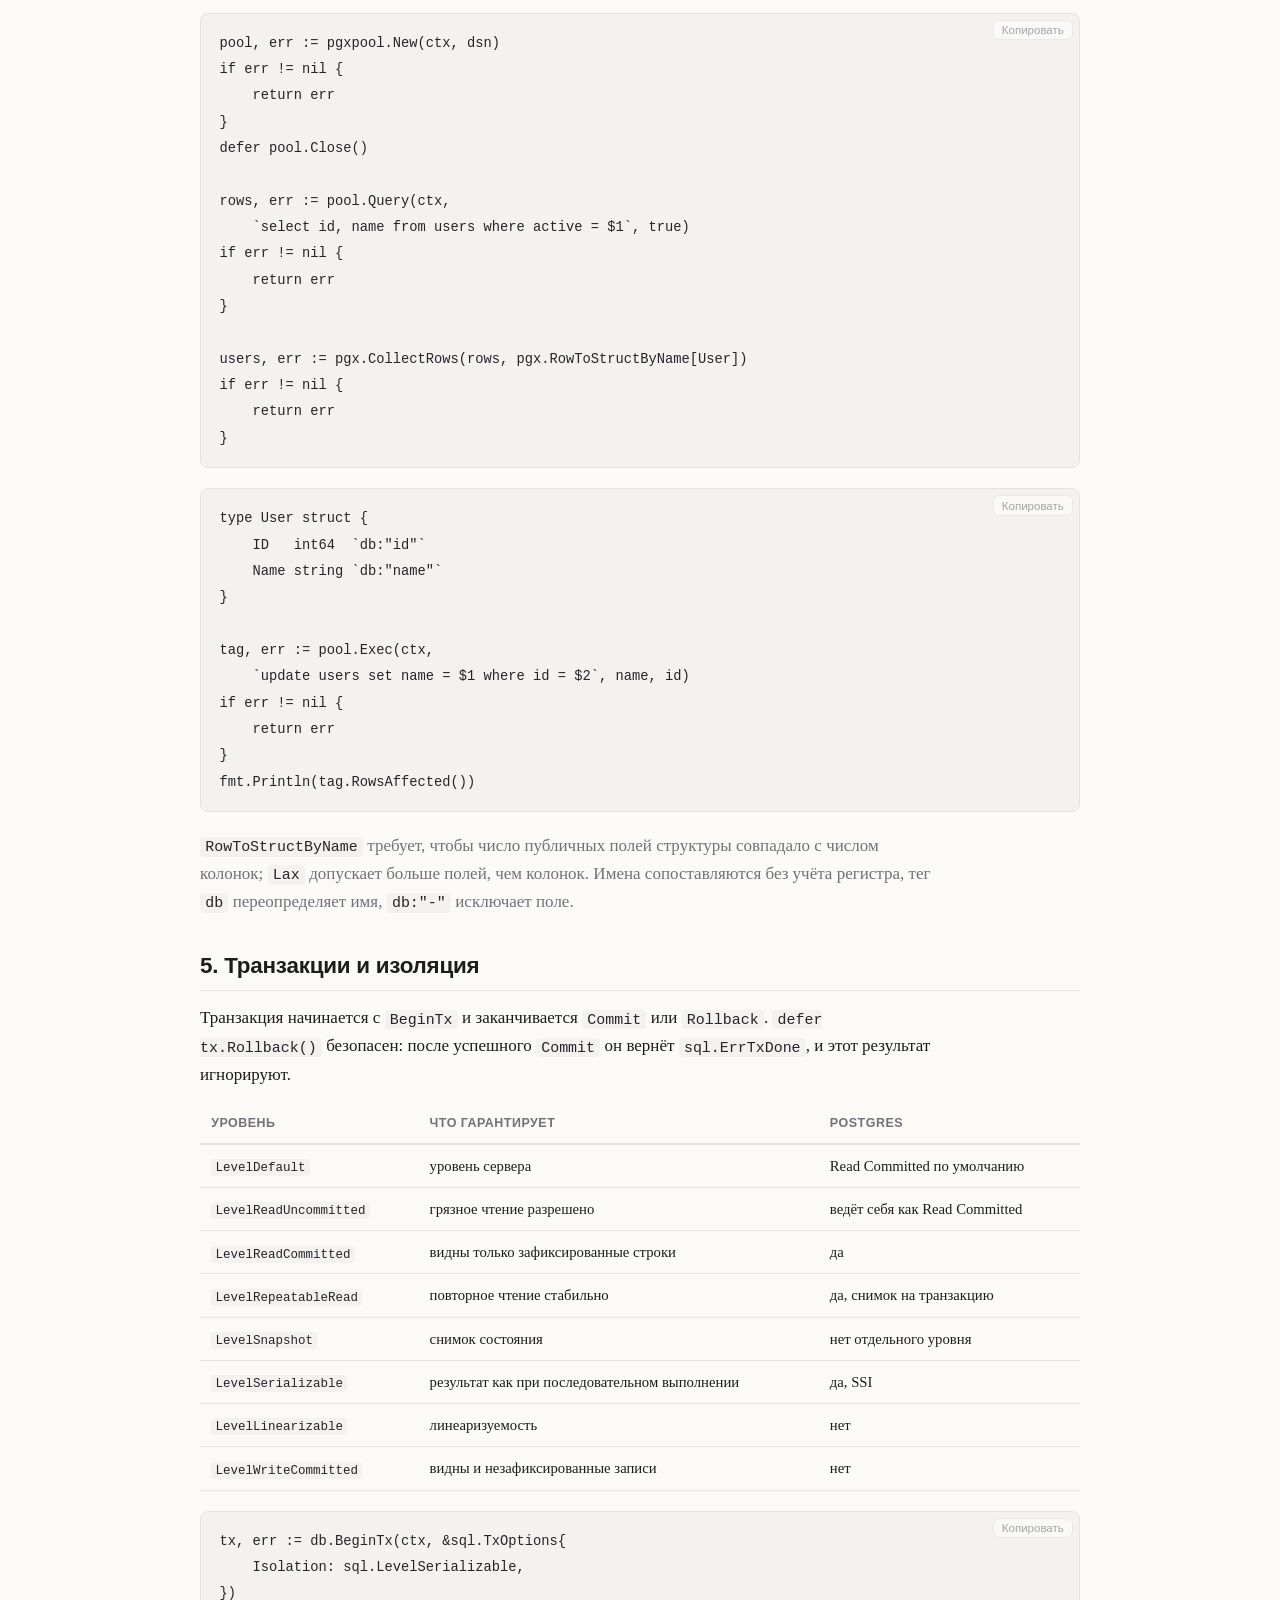
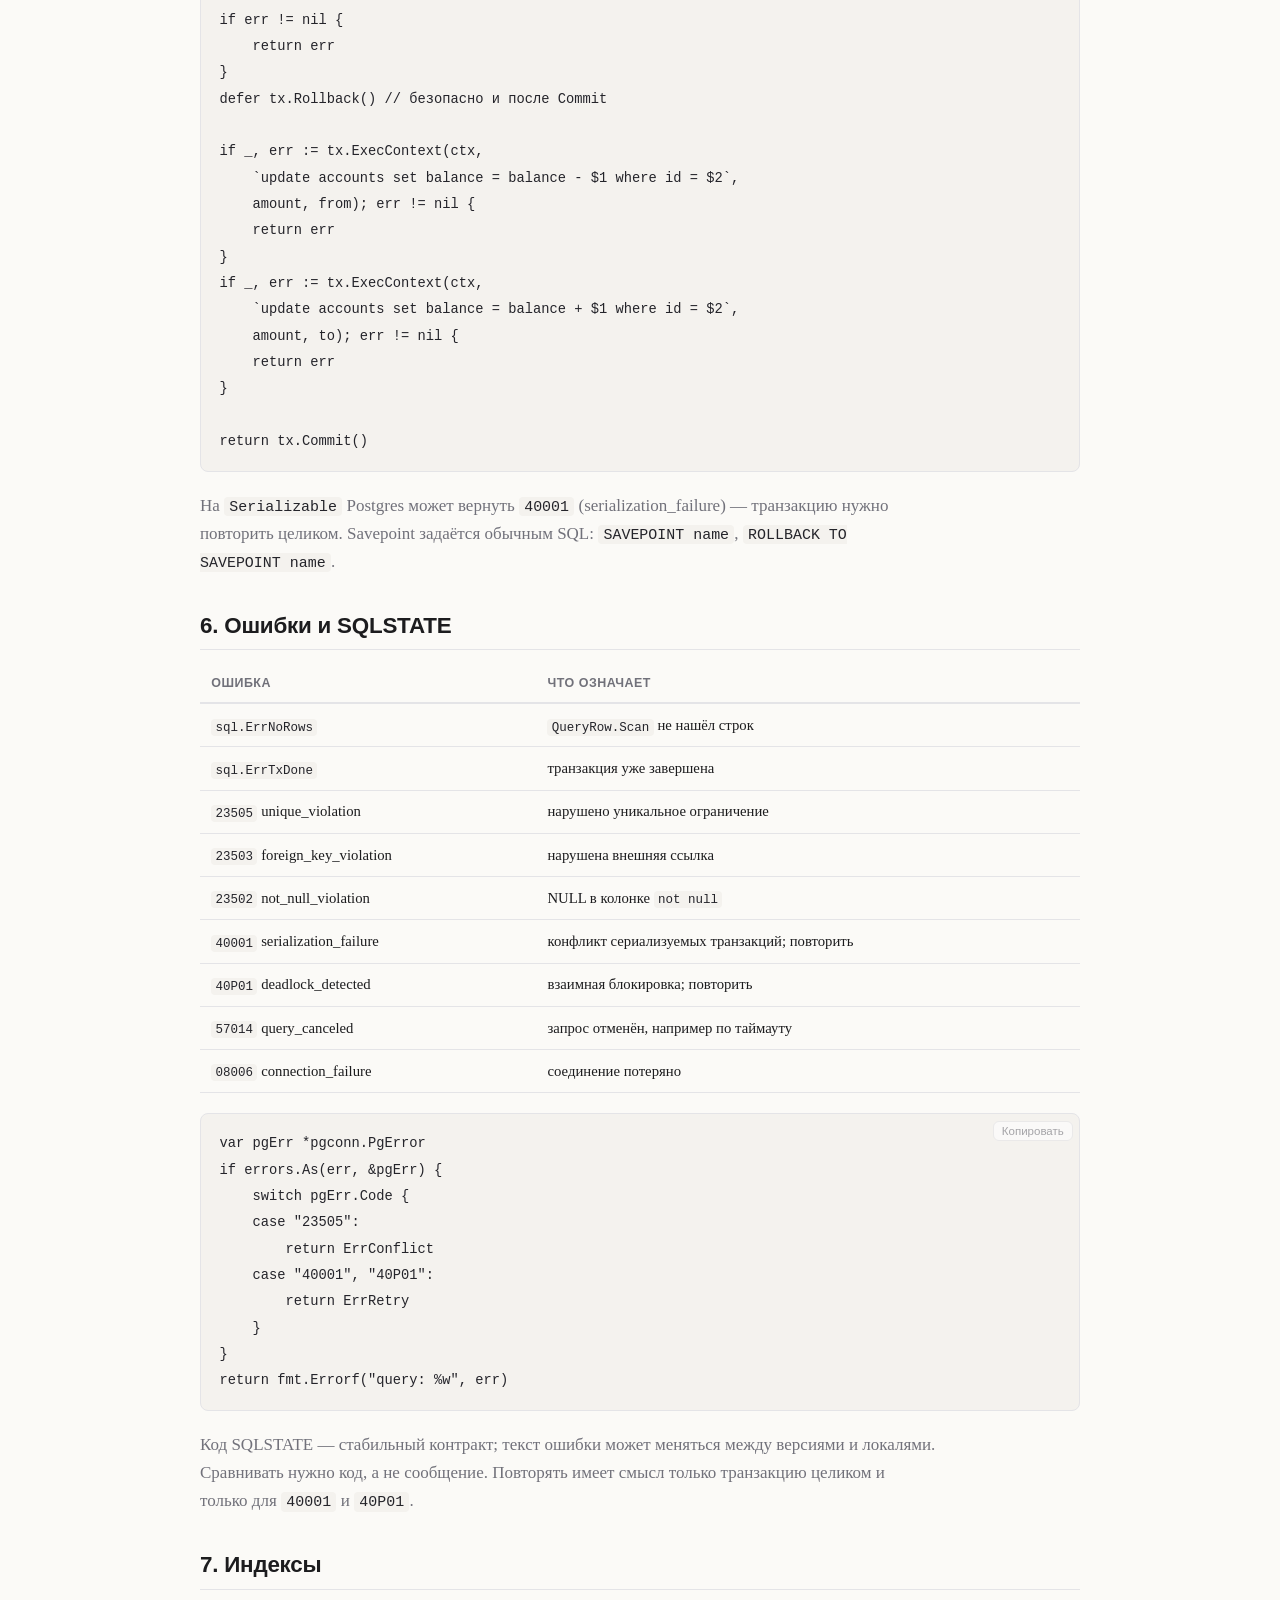
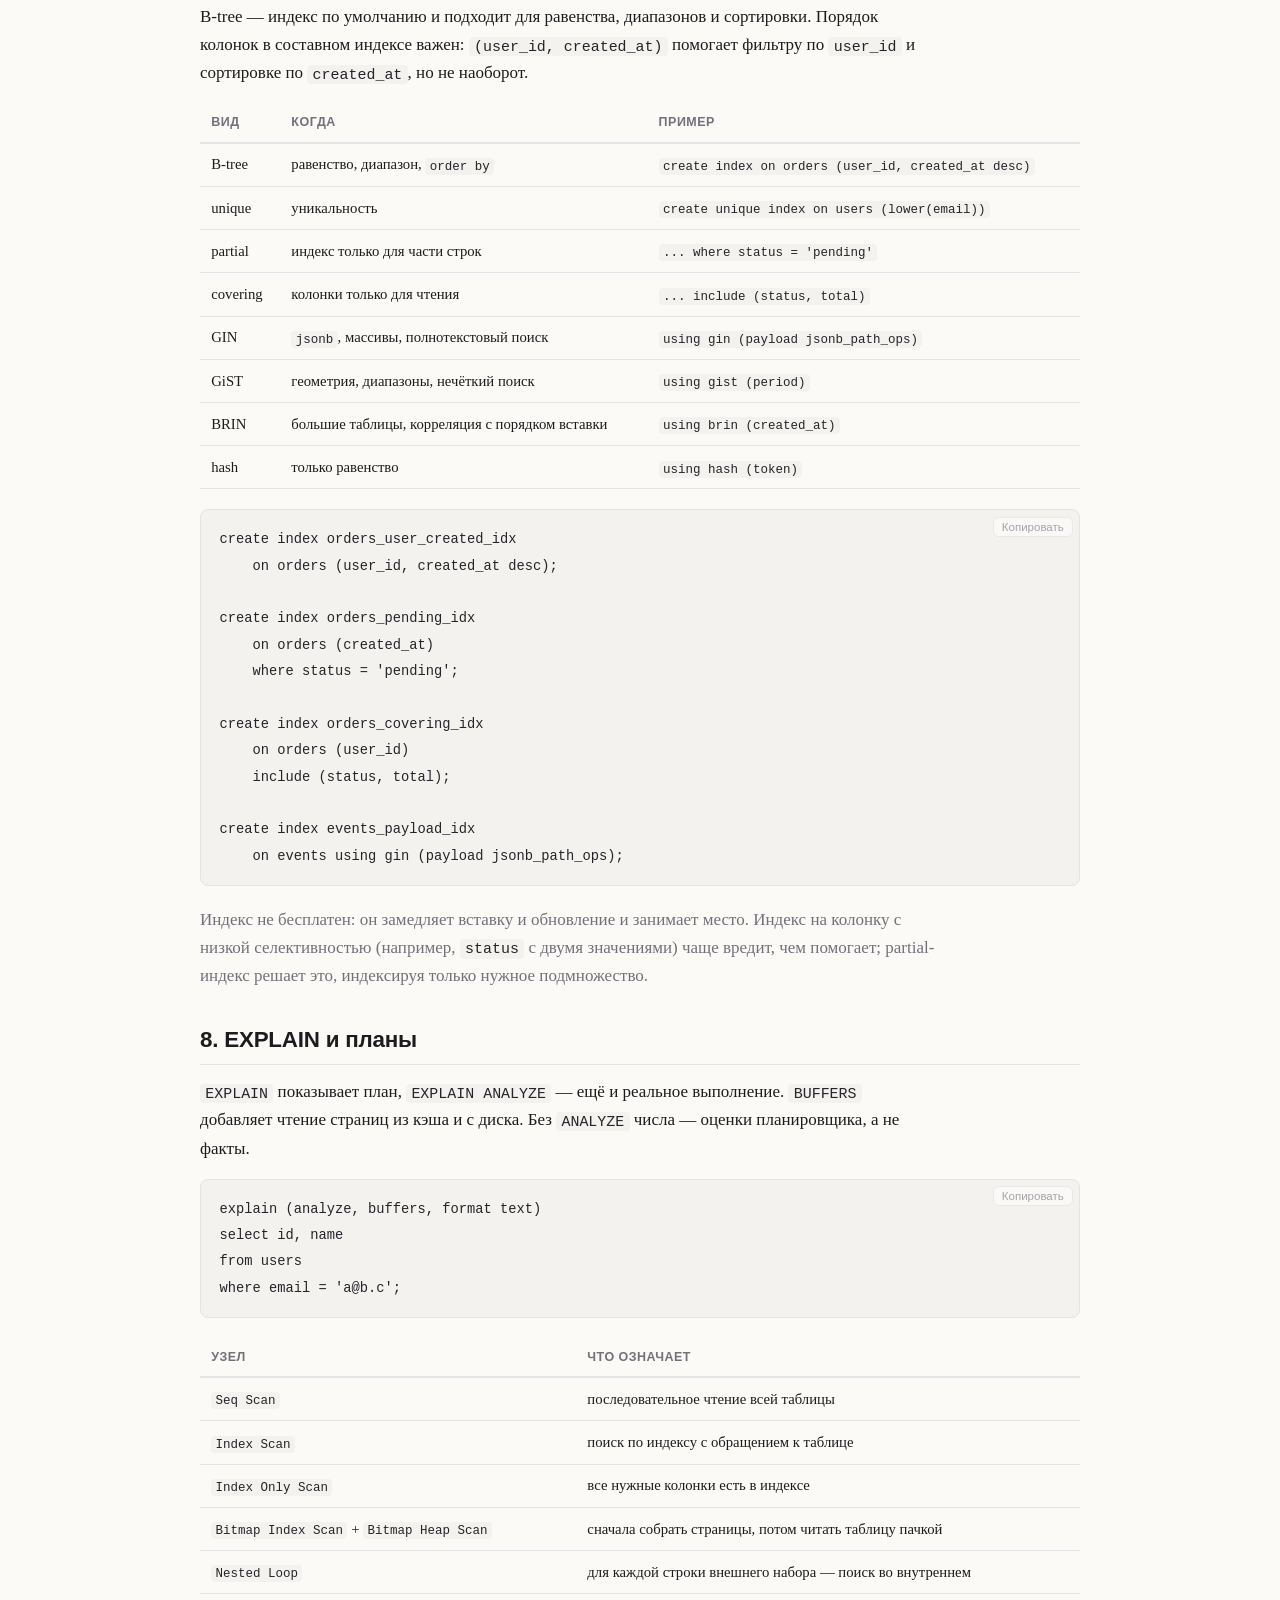
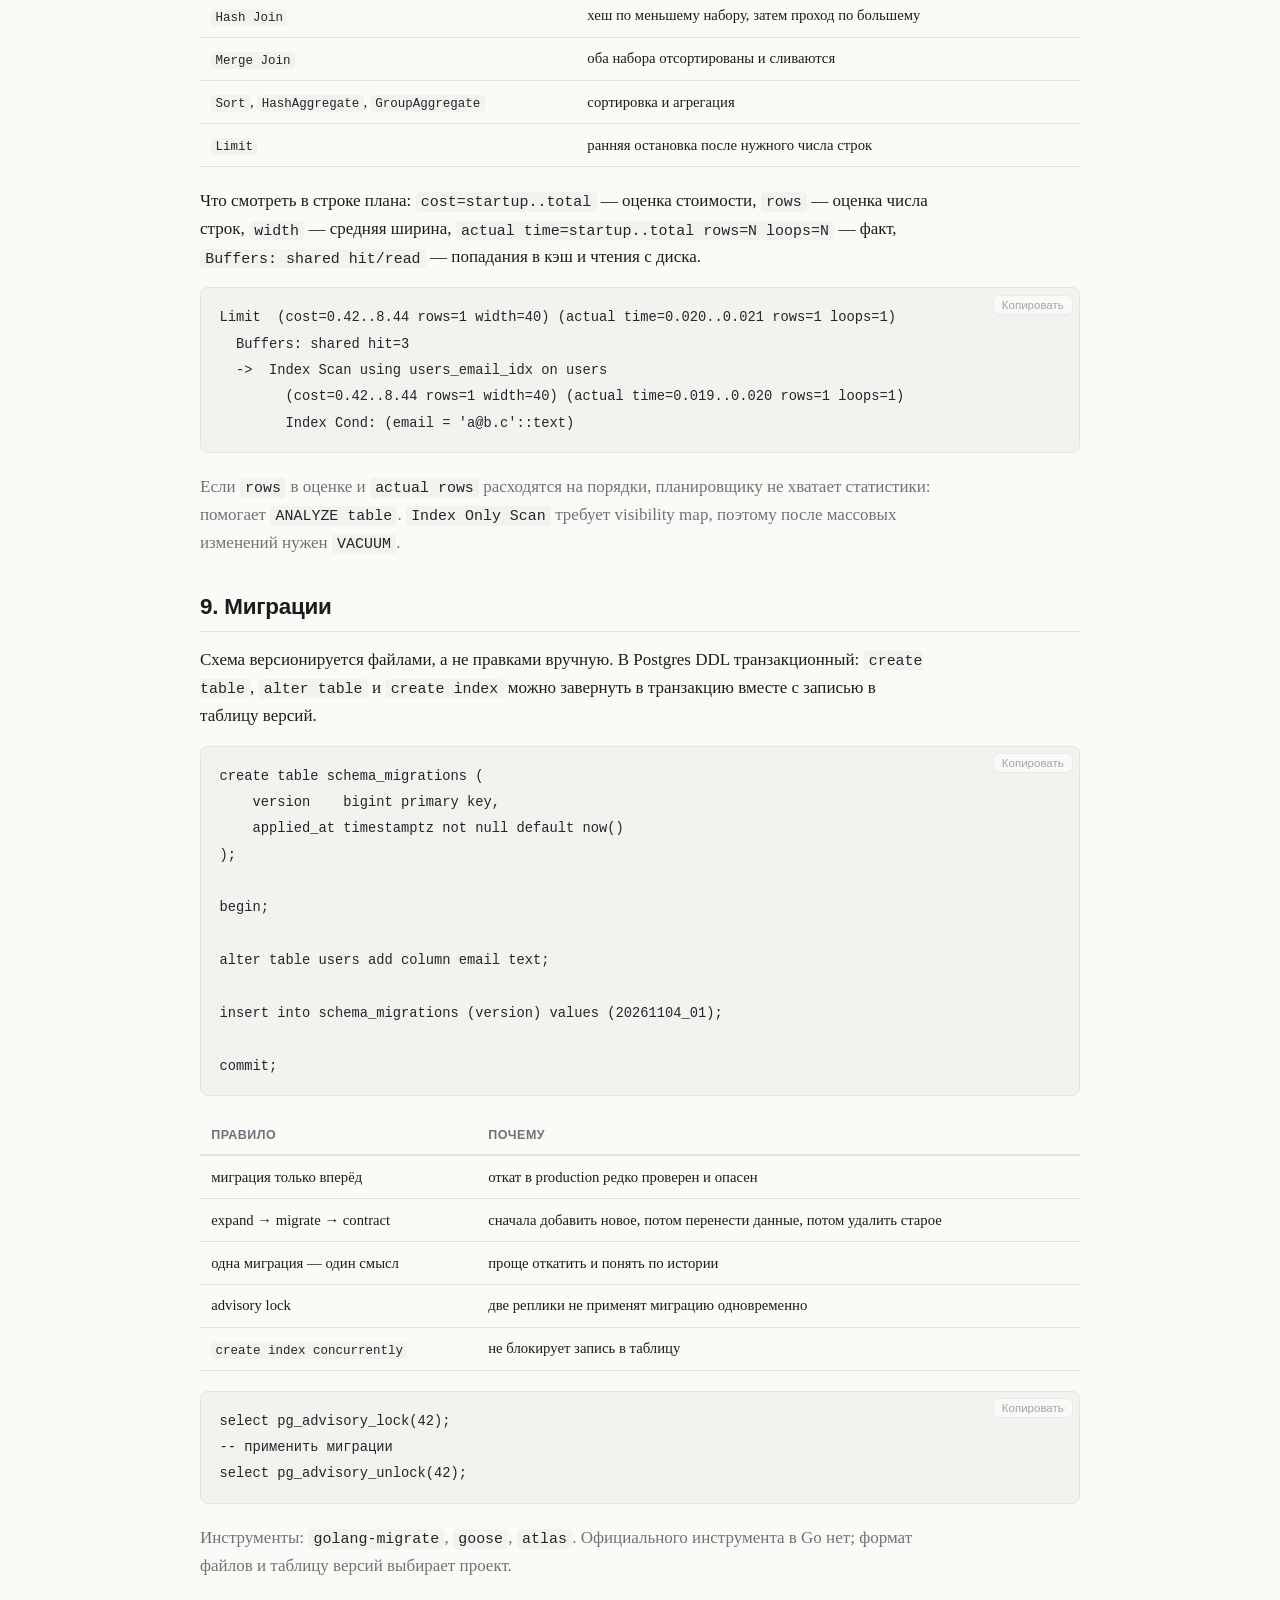
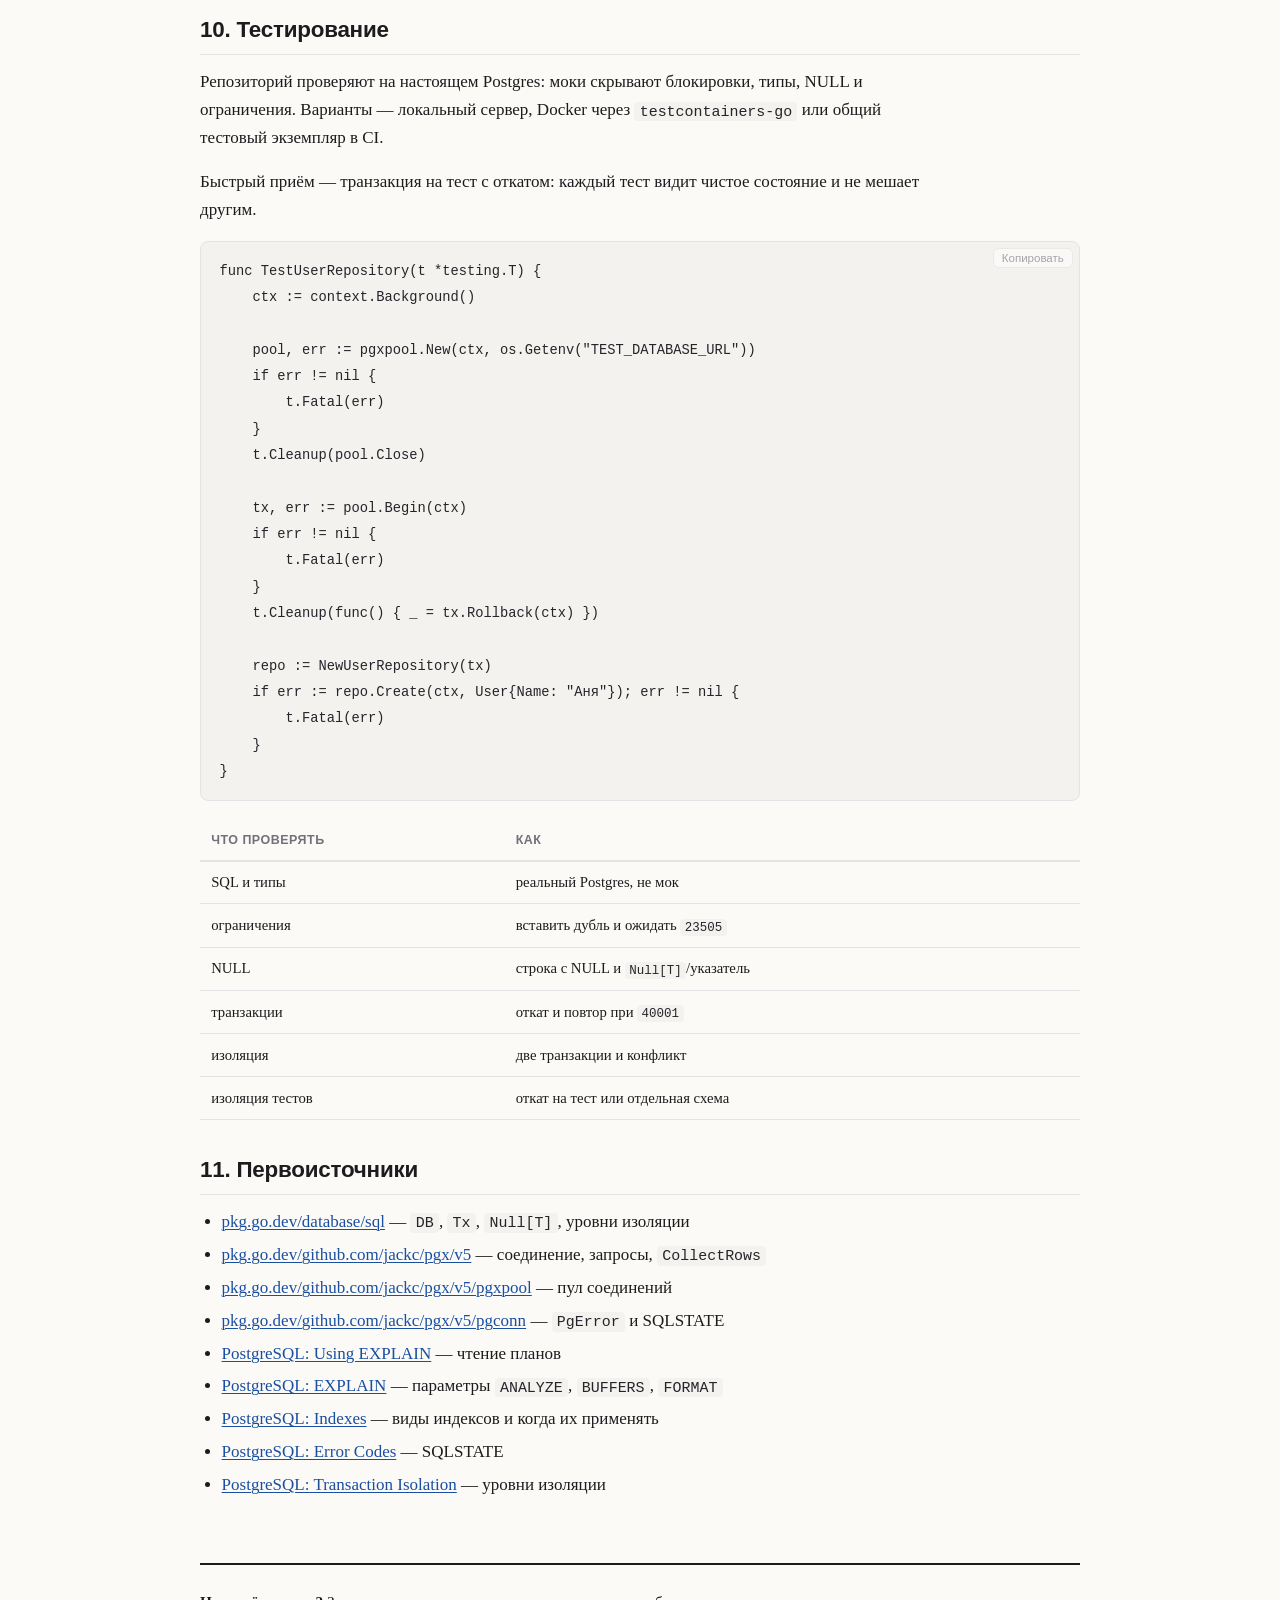
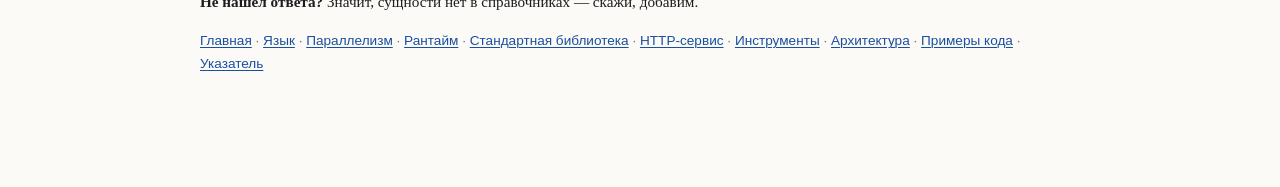
<file: sql.html>
<!doctype html>
<html lang="ru">
<head>
<meta charset="utf-8">
<meta name="viewport" content="width=device-width, initial-scale=1">
<title>SQL и Postgres — справочник</title>
<link rel="stylesheet" href="assets/reference.css">
<link rel="icon" type="image/svg+xml" href="assets/favicon.svg">
<script src="assets/reference.js"></script>
</head>
<body>
<main class="reference" id="top">

<div class="refside">
<nav class="refnav refnav--rows" aria-label="Справочники">
  <div class="refnav__row">
    <span class="refnav__label">Справочники</span>
    <a href="./index.html">Главная</a>
    <a href="./ukazatel.html">Указатель</a>
  </div>
  <div class="refnav__row">
    <span class="refnav__group">Язык и рантайм</span>
    <a href="./language.html">Язык</a>
    <a href="./concurrency.html">Параллелизм</a>
    <a href="./runtime.html">Рантайм</a>
  </div>
  <div class="refnav__row">
    <span class="refnav__group">Практика</span>
    <a href="./stdlib.html">Стандартная библиотека</a>
    <a href="./http-service.html">HTTP-сервис</a>
    <span class="refnav__here" aria-current="page">SQL и Postgres</span>
    <a href="./tooling.html">Инструменты</a>
  </div>
  <div class="refnav__row">
    <span class="refnav__group">Основы</span>
    <a href="./architecture.html">Архитектура</a>
    <a href="./examples.html">Примеры кода</a>
  </div>
</nav>

<aside class="refkeys" aria-label="Горячие клавиши">
  <span class="refkeys__title">Горячие клавиши</span>
  <ul>
    <li><kbd>/</kbd> — поиск по странице; <kbd>Enter</kbd> — следующее совпадение</li>
    <li><kbd>Ctrl</kbd>/<kbd>Cmd</kbd>+<kbd>E</kbd> — поиск по всем справочникам (<kbd>@</kbd> — разделы)</li>
    <li><kbd>Ctrl</kbd>/<kbd>Cmd</kbd>+<kbd>E</kbd> — в палитре вниз, <kbd>+Shift</kbd> — вверх</li>
    <li><kbd>Ctrl</kbd>/<kbd>Cmd</kbd>+<kbd>Shift</kbd>+<kbd>P</kbd> — палитра команд: что можно сделать</li>
    <li><kbd>[</kbd> <kbd>]</kbd> — предыдущий / следующий раздел</li>
    <li><kbd>j</kbd> / <kbd>k</kbd> — скролл вниз / вверх</li>
    <li><kbd>g</kbd> <kbd>g</kbd> — в начало страницы</li>
    <li><kbd>G</kbd> — в конец страницы</li>
    <li><kbd>t</kbd> — скрыть оглавление</li>
    <li><kbd>n</kbd> — показать/скрыть навигацию</li>
    <li><kbd>z</kbd> — Zen-режим: только текст</li>
    <li><kbd>y</kbd> — ссылка на раздел</li>
    <li><kbd>Esc</kbd> — очистить поиск и снять фокус; в Zen — выйти</li>
  </ul>
</aside>
</div>

<header class="reference-header">
  <p class="reference-meta">Справочник</p>
  <h1>SQL и Postgres — справочник</h1>
  <p class="lead"><code>database/sql</code> и <code>pgx</code>, пул соединений, сканирование и NULL, транзакции и уровни изоляции, SQLSTATE, индексы, <code>EXPLAIN</code>, миграции и тесты.</p>
  <p class="reference-sub"><a href="./index.html">Все справочники</a></p>
</header>

<div class="callout callout--info">
  <p>Собрано из документации <a href="https://pkg.go.dev/database/sql">database/sql</a>, <a href="https://pkg.go.dev/github.com/jackc/pgx/v5">pgx v5</a> и <a href="https://www.postgresql.org/docs/current/">PostgreSQL</a> (Using EXPLAIN, Indexes, Error Codes). Версия драйвера на момент сборки — pgx v5.12.</p>
</div>

<nav id="toc" aria-label="Разделы страницы">
  <h2>Оглавление</h2>
  <div class="refsearch">
    <input type="search" id="refSearch" placeholder="Поиск по странице…" autocomplete="off" aria-label="Поиск по странице">
    <p class="refsearch__status" id="refSearchStatus" role="status"></p>
    <ul id="refSearchResults" class="refsearch__results" hidden></ul>
  </div>
  <ul>
    <li><a href="#database-sql">1. database/sql: пул и жизненный цикл</a></li>
    <li><a href="#queries">2. Запросы и сканирование</a></li>
    <li><a href="#null">3. NULL</a></li>
    <li><a href="#pgx">4. pgx</a></li>
    <li><a href="#transactions">5. Транзакции и изоляция</a></li>
    <li><a href="#errors">6. Ошибки и SQLSTATE</a></li>
    <li><a href="#indexes">7. Индексы</a></li>
    <li><a href="#explain">8. EXPLAIN и планы</a></li>
    <li><a href="#migrations">9. Миграции</a></li>
    <li><a href="#testing">10. Тестирование</a></li>
    <li><a href="#sources">11. Первоисточники</a></li>
  </ul>
</nav>

<section id="database-sql">
  <h2>1. database/sql: пул и жизненный цикл</h2>

  <p><code>sql.Open</code> не открывает соединение: он лишь проверяет аргументы и создаёт пул. Реальное соединение появляется при первом запросе или <code>PingContext</code>. <code>*sql.DB</code> безопасен для одновременного использования и переиспользует соединения.</p>

  <div class="table-wrap">
    <table>
      <thead><tr><th>Настройка</th><th>По умолчанию</th><th>Смысл</th></tr></thead>
      <tbody>
        <tr><td><code>SetMaxOpenConns</code></td><td>0 — без предела</td><td>сколько соединений открыто одновременно</td></tr>
        <tr><td><code>SetMaxIdleConns</code></td><td>2</td><td>сколько простаивающих соединений держать</td></tr>
        <tr><td><code>SetConnMaxLifetime</code></td><td>0 — бесконечно</td><td>максимальный возраст соединения</td></tr>
        <tr><td><code>SetConnMaxIdleTime</code></td><td>0 — бесконечно</td><td>сколько соединение может простаивать</td></tr>
      </tbody>
    </table>
  </div>

  <pre><code>db, err := sql.Open("pgx", dsn)
if err != nil {
    return err
}
defer db.Close()

db.SetMaxOpenConns(20)
db.SetMaxIdleConns(20)
db.SetConnMaxLifetime(30 * time.Minute)
db.SetConnMaxIdleTime(5 * time.Minute)

if err := db.PingContext(ctx); err != nil {
    return err
}</code></pre>

  <p class="is-muted">Лимит соединений должен соответствовать возможностям Postgres: у сервера есть <code>max_connections</code>, а каждая реплика приложения открывает свой пул. Если пул меньше, чем нужно, запросы ждут в очереди; если больше — сервер тратит память на соединения.</p>
</section>

<section id="queries">
  <h2>2. Запросы и сканирование</h2>

  <div class="table-wrap">
    <table>
      <thead><tr><th>Метод</th><th>Когда</th></tr></thead>
      <tbody>
        <tr><td><code>ExecContext</code></td><td>запрос без строк результата: <code>insert</code>, <code>update</code>, <code>delete</code></td></tr>
        <tr><td><code>QueryContext</code></td><td>много строк</td></tr>
        <tr><td><code>QueryRowContext</code></td><td>ровно одна строка; ошибка приходит в <code>Scan</code></td></tr>
        <tr><td><code>PrepareContext</code></td><td>повторяемый запрос с параметрами</td></tr>
      </tbody>
    </table>
  </div>

  <p><code>Rows</code> нужно закрывать; после цикла проверяют <code>rows.Err()</code>, иначе ошибка чтения потеряется. <code>QueryRowContext</code> без строк возвращает <code>sql.ErrNoRows</code> из <code>Scan</code>.</p>

  <pre><code>rows, err := db.QueryContext(ctx,
    `select id, name from users where active = $1`, true)
if err != nil {
    return err
}
defer rows.Close()

var users []User
for rows.Next() {
    var u User
    if err := rows.Scan(&amp;u.ID, &amp;u.Name); err != nil {
        return err
    }
    users = append(users, u)
}
if err := rows.Err(); err != nil {
    return err
}</code></pre>

  <pre><code>var u User
err := db.QueryRowContext(ctx,
    `select id, name from users where id = $1`, id).
    Scan(&amp;u.ID, &amp;u.Name)

if errors.Is(err, sql.ErrNoRows) {
    return ErrNotFound
}
if err != nil {
    return err
}</code></pre>

  <p>Postgres использует позиционные параметры <code>$1</code>, <code>$2</code>. <code>LastInsertId</code> у драйвера Postgres не работает: идентификатор возвращают через <code>returning</code>.</p>

  <pre><code>var id int64
err := db.QueryRowContext(ctx,
    `insert into users (name) values ($1) returning id`, name).
    Scan(&amp;id)</code></pre>
</section>

<section id="null">
  <h2>3. NULL</h2>

  <p>NULL — не zero value. Сканировать NULL в <code>string</code> или <code>int</code> нельзя: <code>Scan</code> вернёт ошибку. Варианты: <code>sql.NullString</code>, <code>sql.NullInt64</code>, <code>sql.NullFloat64</code>, <code>sql.NullBool</code>, <code>sql.NullTime</code>, обобщённый <code>sql.Null[T]</code> [1.22] или указатель.</p>

  <div class="table-wrap">
    <table>
      <thead><tr><th>Приём</th><th>NULL превращается в</th></tr></thead>
      <tbody>
        <tr><td><code>sql.NullString</code></td><td><code>Valid == false</code>, <code>String == ""</code></td></tr>
        <tr><td><code>sql.Null[T]</code></td><td><code>Valid == false</code>, <code>V</code> — zero value</td></tr>
        <tr><td><code>*string</code>, <code>*int</code></td><td><code>nil</code></td></tr>
        <tr><td><code>COALESCE(col, '')</code></td><td>значение по умолчанию на стороне SQL</td></tr>
      </tbody>
    </table>
  </div>

  <pre><code>var name sql.NullString
if err := row.Scan(&amp;name); err != nil {
    return err
}
if name.Valid {
    fmt.Println(name.String)
}

var age sql.Null[int]
if err := row.Scan(&amp;age); err != nil {
    return err
}</code></pre>

  <p class="is-muted">Для JSON-полей «нет значения» и «пустая строка» — разные вещи. Если API должен их различать, указатель или <code>Null[T]</code> честнее, чем <code>COALESCE</code>.</p>
</section>

<section id="pgx">
  <h2>4. pgx</h2>

  <p><code>pgx</code> — драйвер и клиент Postgres с нативным протоколом. Он умеет то, чего нет в <code>database/sql</code>: batch, <code>COPY</code>, нативные типы, <code>CollectRows</code>, структуры по именам колонок. Для совместимости есть адаптер <code>stdlib</code>, который регистрирует драйвер <code>"pgx"</code> для <code>database/sql</code>.</p>

  <div class="table-wrap">
    <table>
      <thead><tr><th>Задача</th><th>pgx</th></tr></thead>
      <tbody>
        <tr><td>пул</td><td><code>pgxpool.New</code>, <code>pgxpool.Config</code>, <code>Pool.Acquire</code></td></tr>
        <tr><td>запрос</td><td><code>Query</code>, <code>QueryRow</code>, <code>Exec</code></td></tr>
        <tr><td>сбор строк</td><td><code>pgx.CollectRows</code>, <code>CollectOneRow</code>, <code>ForEachRow</code></td></tr>
        <tr><td>структуры</td><td><code>pgx.RowToStructByName[T]</code>, <code>RowToStructByNameLax</code></td></tr>
        <tr><td>массовая загрузка</td><td><code>CopyFrom</code></td></tr>
        <tr><td>пакет запросов</td><td><code>SendBatch</code>, <code>Batch</code></td></tr>
        <tr><td>транзакция</td><td><code>Begin</code>, <code>BeginTx</code>, <code>pgx.Tx</code></td></tr>
      </tbody>
    </table>
  </div>

  <pre><code>pool, err := pgxpool.New(ctx, dsn)
if err != nil {
    return err
}
defer pool.Close()

rows, err := pool.Query(ctx,
    `select id, name from users where active = $1`, true)
if err != nil {
    return err
}

users, err := pgx.CollectRows(rows, pgx.RowToStructByName[User])
if err != nil {
    return err
}</code></pre>

  <pre><code>type User struct {
    ID   int64  `db:"id"`
    Name string `db:"name"`
}

tag, err := pool.Exec(ctx,
    `update users set name = $1 where id = $2`, name, id)
if err != nil {
    return err
}
fmt.Println(tag.RowsAffected())</code></pre>

  <p class="is-muted"><code>RowToStructByName</code> требует, чтобы число публичных полей структуры совпадало с числом колонок; <code>Lax</code> допускает больше полей, чем колонок. Имена сопоставляются без учёта регистра, тег <code>db</code> переопределяет имя, <code>db:"-"</code> исключает поле.</p>
</section>

<section id="transactions">
  <h2>5. Транзакции и изоляция</h2>

  <p>Транзакция начинается с <code>BeginTx</code> и заканчивается <code>Commit</code> или <code>Rollback</code>. <code>defer tx.Rollback()</code> безопасен: после успешного <code>Commit</code> он вернёт <code>sql.ErrTxDone</code>, и этот результат игнорируют.</p>

  <div class="table-wrap">
    <table>
      <thead><tr><th>Уровень</th><th>Что гарантирует</th><th>Postgres</th></tr></thead>
      <tbody>
        <tr><td><code>LevelDefault</code></td><td>уровень сервера</td><td>Read Committed по умолчанию</td></tr>
        <tr><td><code>LevelReadUncommitted</code></td><td>грязное чтение разрешено</td><td>ведёт себя как Read Committed</td></tr>
        <tr><td><code>LevelReadCommitted</code></td><td>видны только зафиксированные строки</td><td>да</td></tr>
        <tr><td><code>LevelRepeatableRead</code></td><td>повторное чтение стабильно</td><td>да, снимок на транзакцию</td></tr>
        <tr><td><code>LevelSnapshot</code></td><td>снимок состояния</td><td>нет отдельного уровня</td></tr>
        <tr><td><code>LevelSerializable</code></td><td>результат как при последовательном выполнении</td><td>да, SSI</td></tr>
        <tr><td><code>LevelLinearizable</code></td><td>линеаризуемость</td><td>нет</td></tr>
        <tr><td><code>LevelWriteCommitted</code></td><td>видны и незафиксированные записи</td><td>нет</td></tr>
      </tbody>
    </table>
  </div>

  <pre><code>tx, err := db.BeginTx(ctx, &amp;sql.TxOptions{
    Isolation: sql.LevelSerializable,
})
if err != nil {
    return err
}
defer tx.Rollback() // безопасно и после Commit

if _, err := tx.ExecContext(ctx,
    `update accounts set balance = balance - $1 where id = $2`,
    amount, from); err != nil {
    return err
}
if _, err := tx.ExecContext(ctx,
    `update accounts set balance = balance + $1 where id = $2`,
    amount, to); err != nil {
    return err
}

return tx.Commit()</code></pre>

  <p class="is-muted">На <code>Serializable</code> Postgres может вернуть <code>40001</code> (serialization_failure) — транзакцию нужно повторить целиком. Savepoint задаётся обычным SQL: <code>SAVEPOINT name</code>, <code>ROLLBACK TO SAVEPOINT name</code>.</p>
</section>

<section id="errors">
  <h2>6. Ошибки и SQLSTATE</h2>

  <div class="table-wrap">
    <table>
      <thead><tr><th>Ошибка</th><th>Что означает</th></tr></thead>
      <tbody>
        <tr><td><code>sql.ErrNoRows</code></td><td><code>QueryRow.Scan</code> не нашёл строк</td></tr>
        <tr><td><code>sql.ErrTxDone</code></td><td>транзакция уже завершена</td></tr>
        <tr><td><code>23505</code> unique_violation</td><td>нарушено уникальное ограничение</td></tr>
        <tr><td><code>23503</code> foreign_key_violation</td><td>нарушена внешняя ссылка</td></tr>
        <tr><td><code>23502</code> not_null_violation</td><td>NULL в колонке <code>not null</code></td></tr>
        <tr><td><code>40001</code> serialization_failure</td><td>конфликт сериализуемых транзакций; повторить</td></tr>
        <tr><td><code>40P01</code> deadlock_detected</td><td>взаимная блокировка; повторить</td></tr>
        <tr><td><code>57014</code> query_canceled</td><td>запрос отменён, например по таймауту</td></tr>
        <tr><td><code>08006</code> connection_failure</td><td>соединение потеряно</td></tr>
      </tbody>
    </table>
  </div>

  <pre><code>var pgErr *pgconn.PgError
if errors.As(err, &amp;pgErr) {
    switch pgErr.Code {
    case "23505":
        return ErrConflict
    case "40001", "40P01":
        return ErrRetry
    }
}
return fmt.Errorf("query: %w", err)</code></pre>

  <p class="is-muted">Код SQLSTATE — стабильный контракт; текст ошибки может меняться между версиями и локалями. Сравнивать нужно код, а не сообщение. Повторять имеет смысл только транзакцию целиком и только для <code>40001</code> и <code>40P01</code>.</p>
</section>

<section id="indexes">
  <h2>7. Индексы</h2>

  <p>B-tree — индекс по умолчанию и подходит для равенства, диапазонов и сортировки. Порядок колонок в составном индексе важен: <code>(user_id, created_at)</code> помогает фильтру по <code>user_id</code> и сортировке по <code>created_at</code>, но не наоборот.</p>

  <div class="table-wrap">
    <table>
      <thead><tr><th>Вид</th><th>Когда</th><th>Пример</th></tr></thead>
      <tbody>
        <tr><td>B-tree</td><td>равенство, диапазон, <code>order by</code></td><td><code>create index on orders (user_id, created_at desc)</code></td></tr>
        <tr><td>unique</td><td>уникальность</td><td><code>create unique index on users (lower(email))</code></td></tr>
        <tr><td>partial</td><td>индекс только для части строк</td><td><code>... where status = 'pending'</code></td></tr>
        <tr><td>covering</td><td>колонки только для чтения</td><td><code>... include (status, total)</code></td></tr>
        <tr><td>GIN</td><td><code>jsonb</code>, массивы, полнотекстовый поиск</td><td><code>using gin (payload jsonb_path_ops)</code></td></tr>
        <tr><td>GiST</td><td>геометрия, диапазоны, нечёткий поиск</td><td><code>using gist (period)</code></td></tr>
        <tr><td>BRIN</td><td>большие таблицы, корреляция с порядком вставки</td><td><code>using brin (created_at)</code></td></tr>
        <tr><td>hash</td><td>только равенство</td><td><code>using hash (token)</code></td></tr>
      </tbody>
    </table>
  </div>

  <pre><code>create index orders_user_created_idx
    on orders (user_id, created_at desc);

create index orders_pending_idx
    on orders (created_at)
    where status = 'pending';

create index orders_covering_idx
    on orders (user_id)
    include (status, total);

create index events_payload_idx
    on events using gin (payload jsonb_path_ops);</code></pre>

  <p class="is-muted">Индекс не бесплатен: он замедляет вставку и обновление и занимает место. Индекс на колонку с низкой селективностью (например, <code>status</code> с двумя значениями) чаще вредит, чем помогает; partial-индекс решает это, индексируя только нужное подмножество.</p>
</section>

<section id="explain">
  <h2>8. EXPLAIN и планы</h2>

  <p><code>EXPLAIN</code> показывает план, <code>EXPLAIN ANALYZE</code> — ещё и реальное выполнение. <code>BUFFERS</code> добавляет чтение страниц из кэша и с диска. Без <code>ANALYZE</code> числа — оценки планировщика, а не факты.</p>

  <pre><code>explain (analyze, buffers, format text)
select id, name
from users
where email = 'a@b.c';</code></pre>

  <div class="table-wrap">
    <table>
      <thead><tr><th>Узел</th><th>Что означает</th></tr></thead>
      <tbody>
        <tr><td><code>Seq Scan</code></td><td>последовательное чтение всей таблицы</td></tr>
        <tr><td><code>Index Scan</code></td><td>поиск по индексу с обращением к таблице</td></tr>
        <tr><td><code>Index Only Scan</code></td><td>все нужные колонки есть в индексе</td></tr>
        <tr><td><code>Bitmap Index Scan</code> + <code>Bitmap Heap Scan</code></td><td>сначала собрать страницы, потом читать таблицу пачкой</td></tr>
        <tr><td><code>Nested Loop</code></td><td>для каждой строки внешнего набора — поиск во внутреннем</td></tr>
        <tr><td><code>Hash Join</code></td><td>хеш по меньшему набору, затем проход по большему</td></tr>
        <tr><td><code>Merge Join</code></td><td>оба набора отсортированы и сливаются</td></tr>
        <tr><td><code>Sort</code>, <code>HashAggregate</code>, <code>GroupAggregate</code></td><td>сортировка и агрегация</td></tr>
        <tr><td><code>Limit</code></td><td>ранняя остановка после нужного числа строк</td></tr>
      </tbody>
    </table>
  </div>

  <p>Что смотреть в строке плана: <code>cost=startup..total</code> — оценка стоимости, <code>rows</code> — оценка числа строк, <code>width</code> — средняя ширина, <code>actual time=startup..total rows=N loops=N</code> — факт, <code>Buffers: shared hit/read</code> — попадания в кэш и чтения с диска.</p>

  <pre><code>Limit  (cost=0.42..8.44 rows=1 width=40) (actual time=0.020..0.021 rows=1 loops=1)
  Buffers: shared hit=3
  -&gt;  Index Scan using users_email_idx on users
        (cost=0.42..8.44 rows=1 width=40) (actual time=0.019..0.020 rows=1 loops=1)
        Index Cond: (email = 'a@b.c'::text)</code></pre>

  <p class="is-muted">Если <code>rows</code> в оценке и <code>actual rows</code> расходятся на порядки, планировщику не хватает статистики: помогает <code>ANALYZE table</code>. <code>Index Only Scan</code> требует visibility map, поэтому после массовых изменений нужен <code>VACUUM</code>.</p>
</section>

<section id="migrations">
  <h2>9. Миграции</h2>

  <p>Схема версионируется файлами, а не правками вручную. В Postgres DDL транзакционный: <code>create table</code>, <code>alter table</code> и <code>create index</code> можно завернуть в транзакцию вместе с записью в таблицу версий.</p>

  <pre><code>create table schema_migrations (
    version    bigint primary key,
    applied_at timestamptz not null default now()
);

begin;

alter table users add column email text;

insert into schema_migrations (version) values (20261104_01);

commit;</code></pre>

  <div class="table-wrap">
    <table>
      <thead><tr><th>Правило</th><th>Почему</th></tr></thead>
      <tbody>
        <tr><td>миграция только вперёд</td><td>откат в production редко проверен и опасен</td></tr>
        <tr><td>expand → migrate → contract</td><td>сначала добавить новое, потом перенести данные, потом удалить старое</td></tr>
        <tr><td>одна миграция — один смысл</td><td>проще откатить и понять по истории</td></tr>
        <tr><td>advisory lock</td><td>две реплики не применят миграцию одновременно</td></tr>
        <tr><td><code>create index concurrently</code></td><td>не блокирует запись в таблицу</td></tr>
      </tbody>
    </table>
  </div>

  <pre><code>select pg_advisory_lock(42);
-- применить миграции
select pg_advisory_unlock(42);</code></pre>

  <p class="is-muted">Инструменты: <code>golang-migrate</code>, <code>goose</code>, <code>atlas</code>. Официального инструмента в Go нет; формат файлов и таблицу версий выбирает проект.</p>
</section>

<section id="testing">
  <h2>10. Тестирование</h2>

  <p>Репозиторий проверяют на настоящем Postgres: моки скрывают блокировки, типы, NULL и ограничения. Варианты — локальный сервер, Docker через <code>testcontainers-go</code> или общий тестовый экземпляр в CI.</p>

  <p>Быстрый приём — транзакция на тест с откатом: каждый тест видит чистое состояние и не мешает другим.</p>

  <pre><code>func TestUserRepository(t *testing.T) {
    ctx := context.Background()

    pool, err := pgxpool.New(ctx, os.Getenv("TEST_DATABASE_URL"))
    if err != nil {
        t.Fatal(err)
    }
    t.Cleanup(pool.Close)

    tx, err := pool.Begin(ctx)
    if err != nil {
        t.Fatal(err)
    }
    t.Cleanup(func() { _ = tx.Rollback(ctx) })

    repo := NewUserRepository(tx)
    if err := repo.Create(ctx, User{Name: "Аня"}); err != nil {
        t.Fatal(err)
    }
}</code></pre>

  <div class="table-wrap">
    <table>
      <thead><tr><th>Что проверять</th><th>Как</th></tr></thead>
      <tbody>
        <tr><td>SQL и типы</td><td>реальный Postgres, не мок</td></tr>
        <tr><td>ограничения</td><td>вставить дубль и ожидать <code>23505</code></td></tr>
        <tr><td>NULL</td><td>строка с NULL и <code>Null[T]</code>/указатель</td></tr>
        <tr><td>транзакции</td><td>откат и повтор при <code>40001</code></td></tr>
        <tr><td>изоляция</td><td>две транзакции и конфликт</td></tr>
        <tr><td>изоляция тестов</td><td>откат на тест или отдельная схема</td></tr>
      </tbody>
    </table>
  </div>
</section>

<section id="sources">
  <h2>11. Первоисточники</h2>
  <ul>
    <li><a href="https://pkg.go.dev/database/sql">pkg.go.dev/database/sql</a> — <code>DB</code>, <code>Tx</code>, <code>Null[T]</code>, уровни изоляции</li>
    <li><a href="https://pkg.go.dev/github.com/jackc/pgx/v5">pkg.go.dev/github.com/jackc/pgx/v5</a> — соединение, запросы, <code>CollectRows</code></li>
    <li><a href="https://pkg.go.dev/github.com/jackc/pgx/v5/pgxpool">pkg.go.dev/github.com/jackc/pgx/v5/pgxpool</a> — пул соединений</li>
    <li><a href="https://pkg.go.dev/github.com/jackc/pgx/v5/pgconn">pkg.go.dev/github.com/jackc/pgx/v5/pgconn</a> — <code>PgError</code> и SQLSTATE</li>
    <li><a href="https://www.postgresql.org/docs/current/using-explain.html">PostgreSQL: Using EXPLAIN</a> — чтение планов</li>
    <li><a href="https://www.postgresql.org/docs/current/sql-explain.html">PostgreSQL: EXPLAIN</a> — параметры <code>ANALYZE</code>, <code>BUFFERS</code>, <code>FORMAT</code></li>
    <li><a href="https://www.postgresql.org/docs/current/indexes.html">PostgreSQL: Indexes</a> — виды индексов и когда их применять</li>
    <li><a href="https://www.postgresql.org/docs/current/errcodes-appendix.html">PostgreSQL: Error Codes</a> — SQLSTATE</li>
    <li><a href="https://www.postgresql.org/docs/current/transaction-iso.html">PostgreSQL: Transaction Isolation</a> — уровни изоляции</li>
  </ul>
</section>

<footer class="reference-footer">
  <p><strong>Не нашёл ответа?</strong> Значит, сущности нет в справочниках — скажи, добавим.</p>
  <p class="reference-footer__links">
    <a href="./index.html">Главная</a> ·
    <a href="./language.html">Язык</a> ·
    <a href="./concurrency.html">Параллелизм</a> ·
    <a href="./runtime.html">Рантайм</a> ·
    <a href="./stdlib.html">Стандартная библиотека</a> ·
    <a href="./http-service.html">HTTP-сервис</a> ·
    <a href="./tooling.html">Инструменты</a> ·
    <a href="./architecture.html">Архитектура</a> ·
    <a href="./examples.html">Примеры кода</a> ·
    <a href="./ukazatel.html">Указатель</a>
  </p>
</footer>

</main>
<script src="assets/page.js"></script>
<script src="assets/quickopen.js"></script>
<script src="assets/backtotop.js"></script>
</body>
</html>
</file>
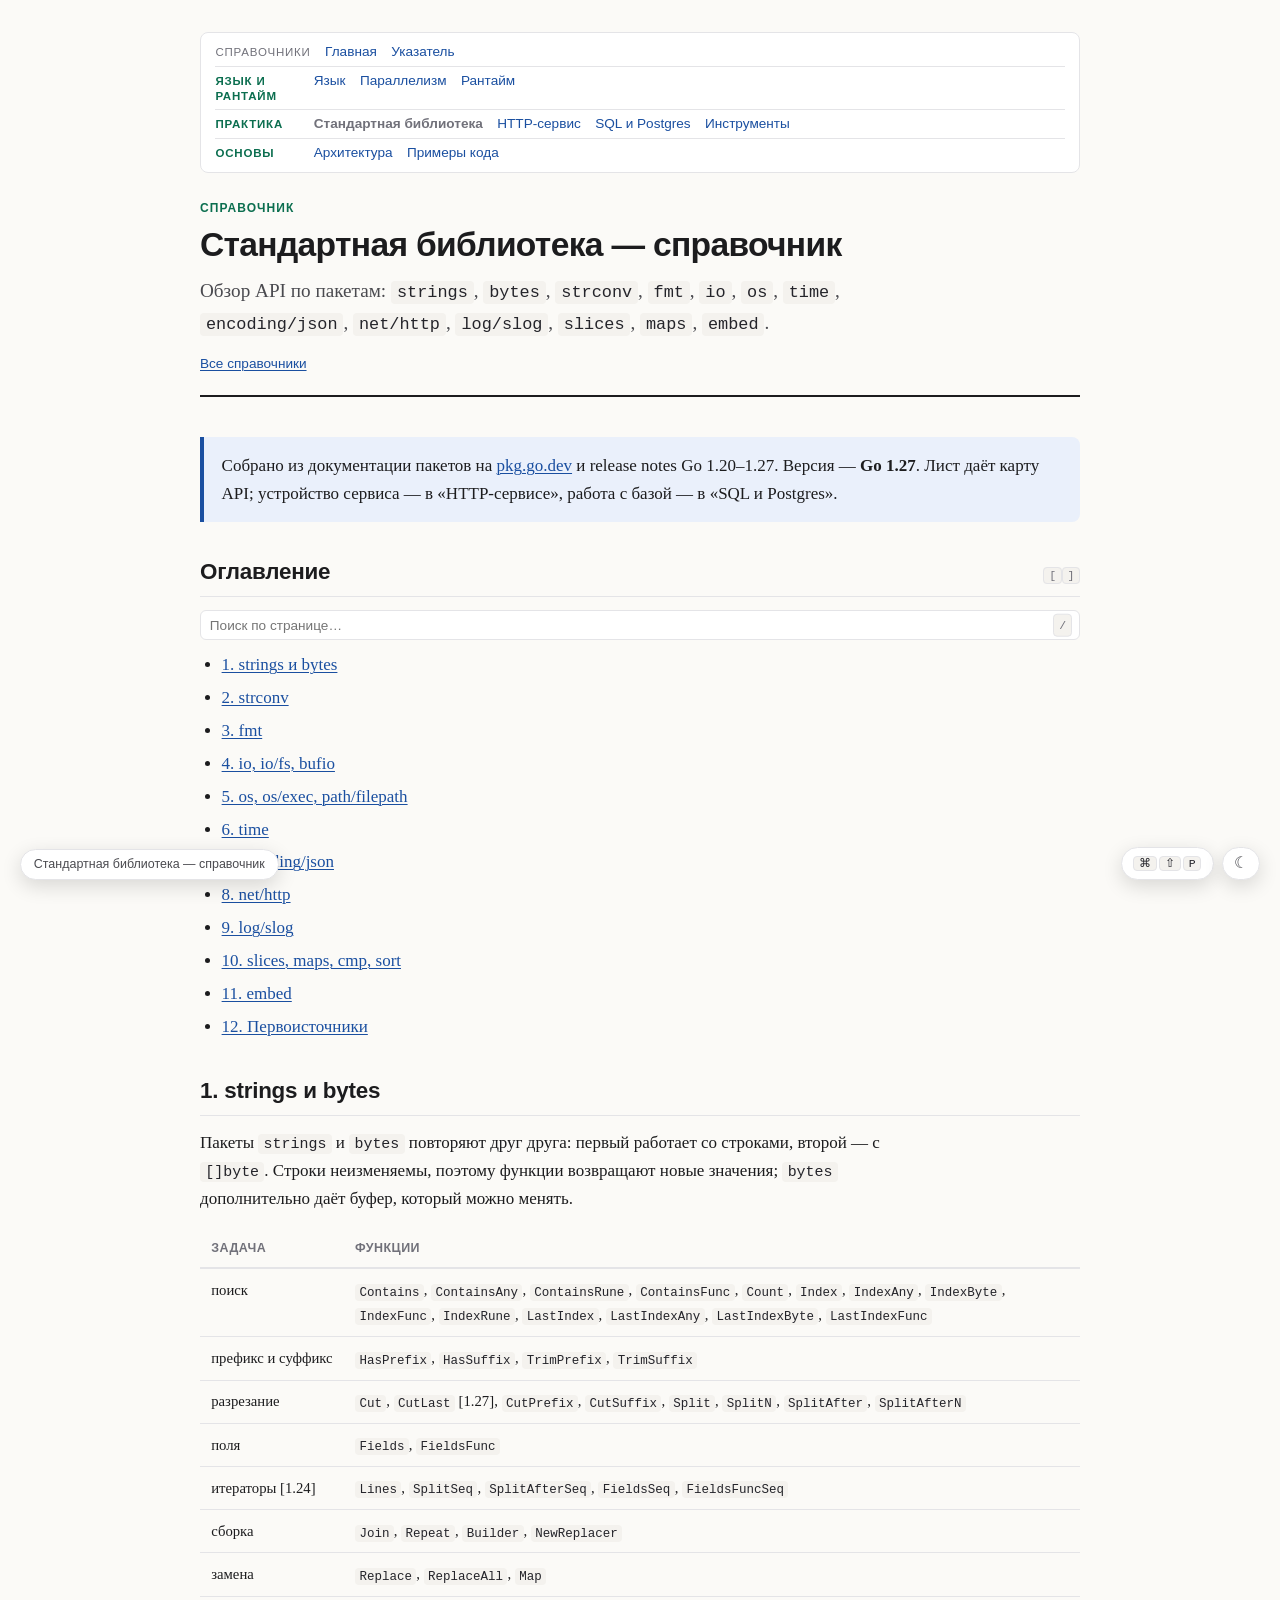
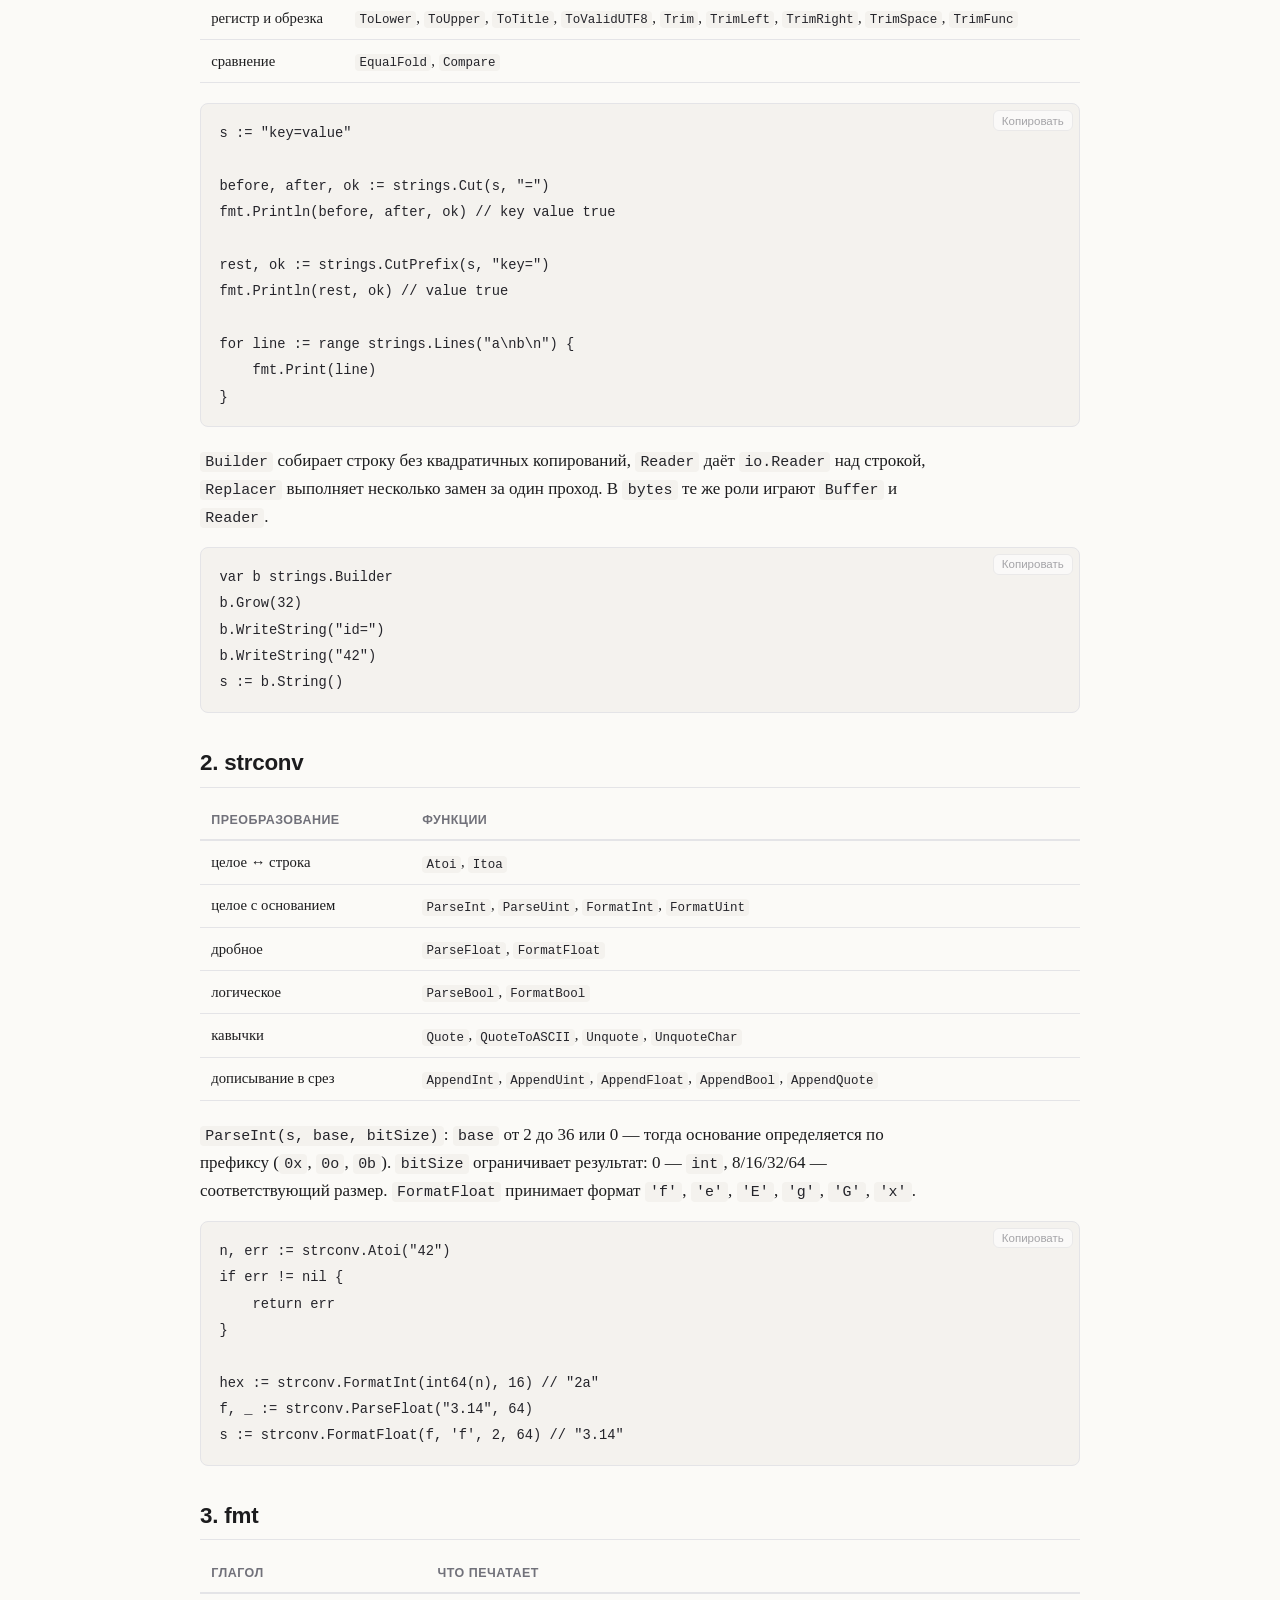
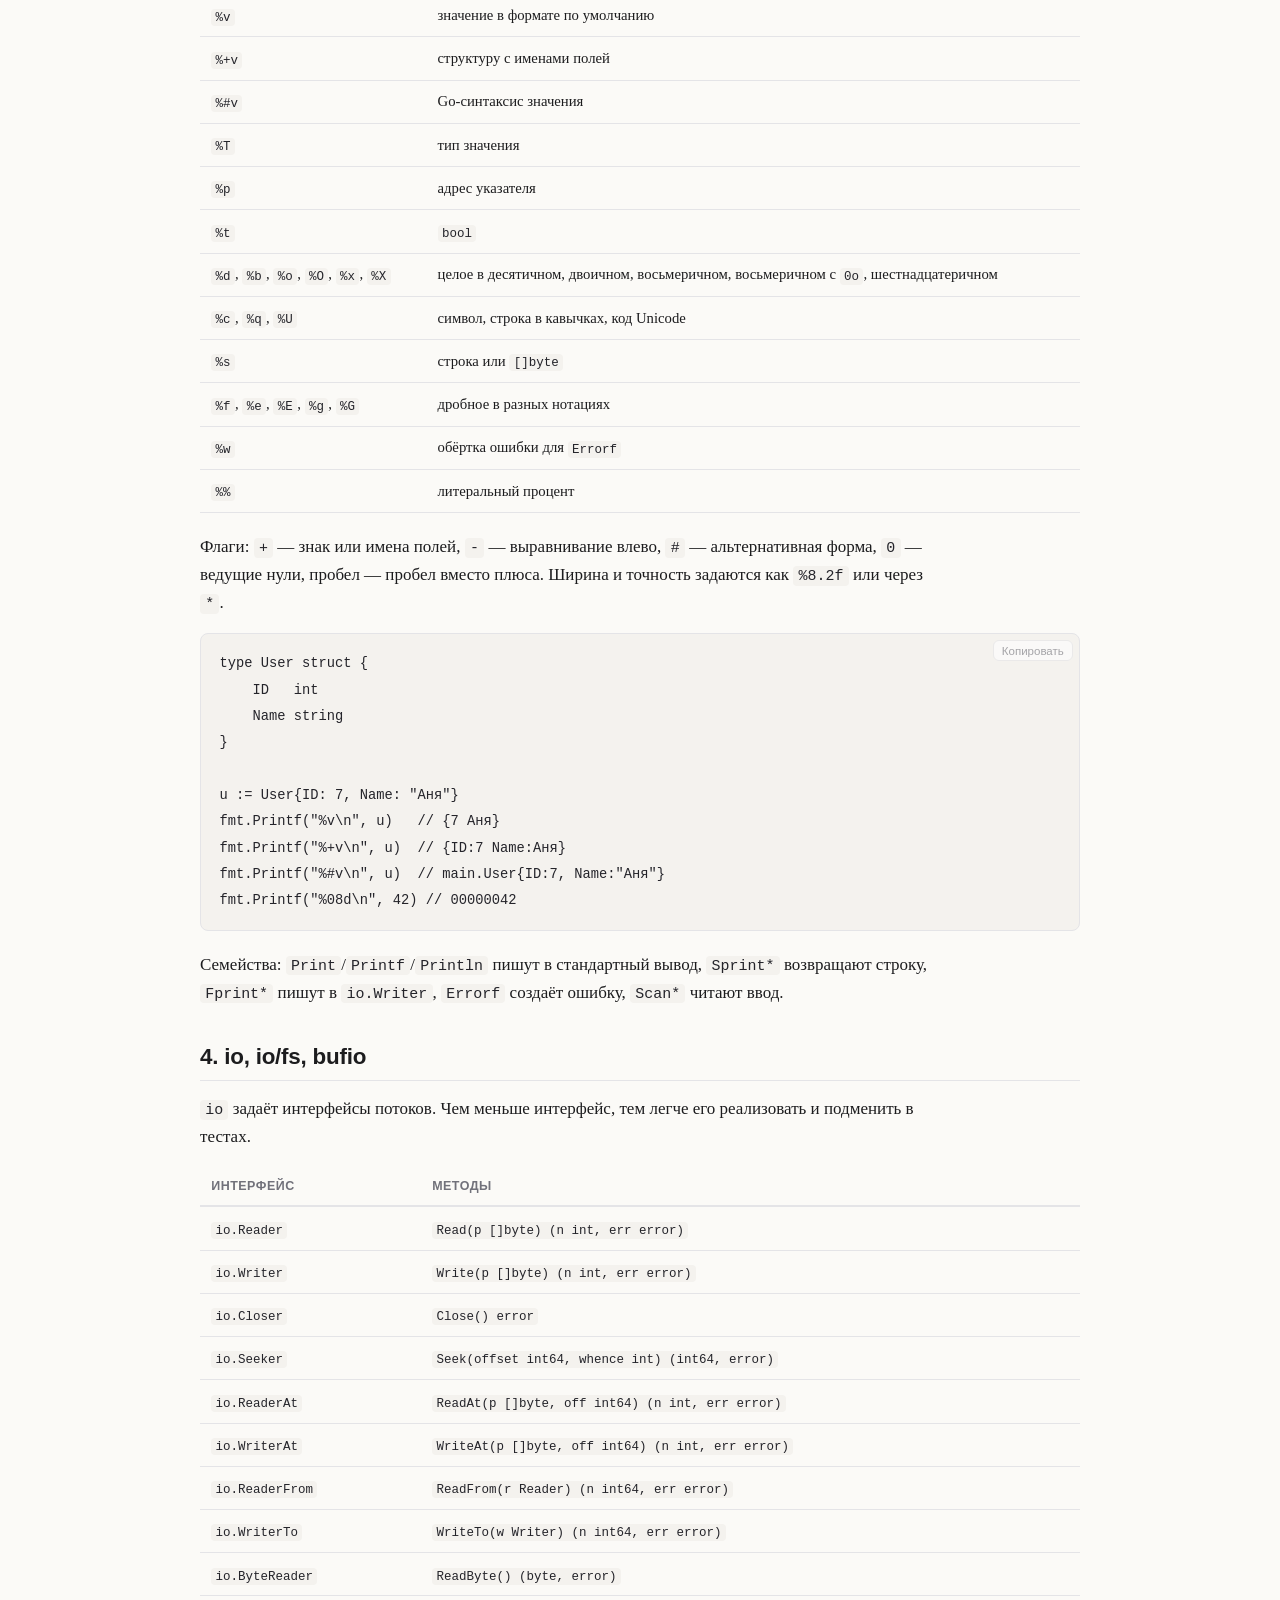
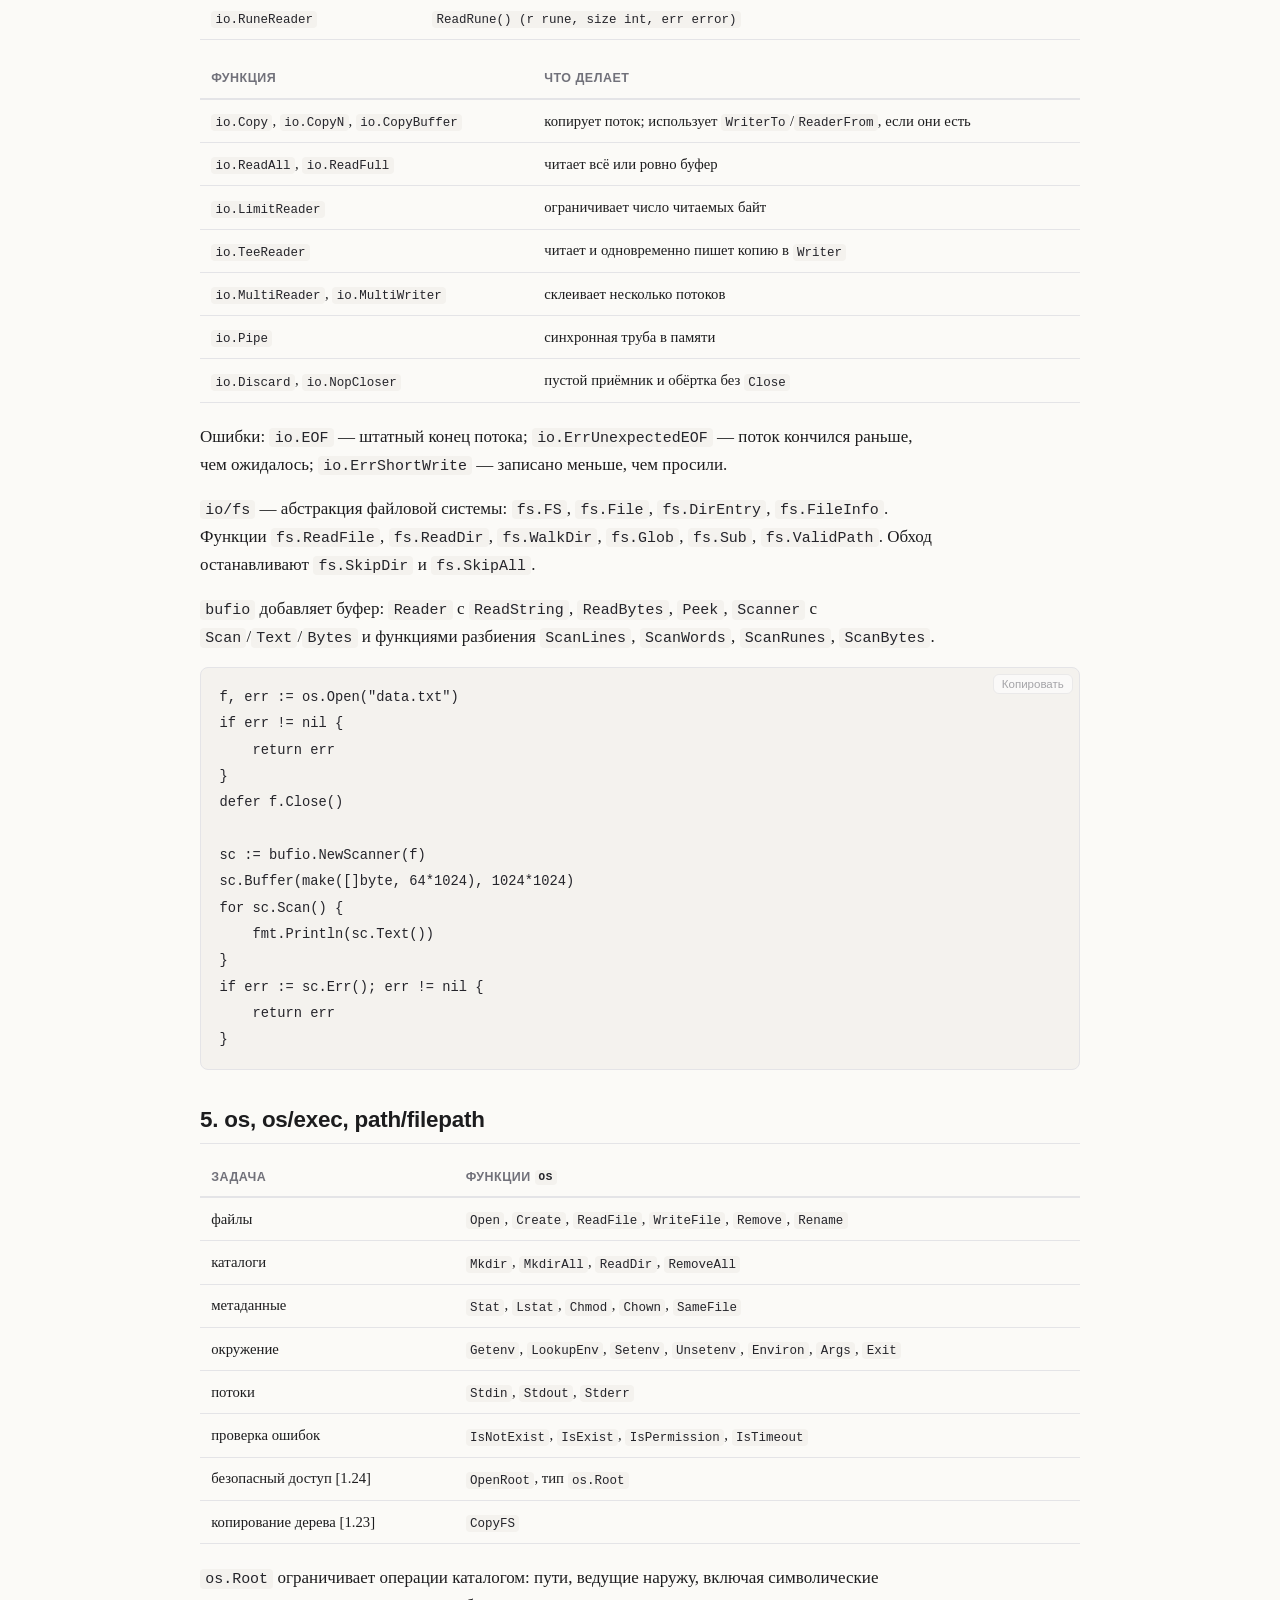
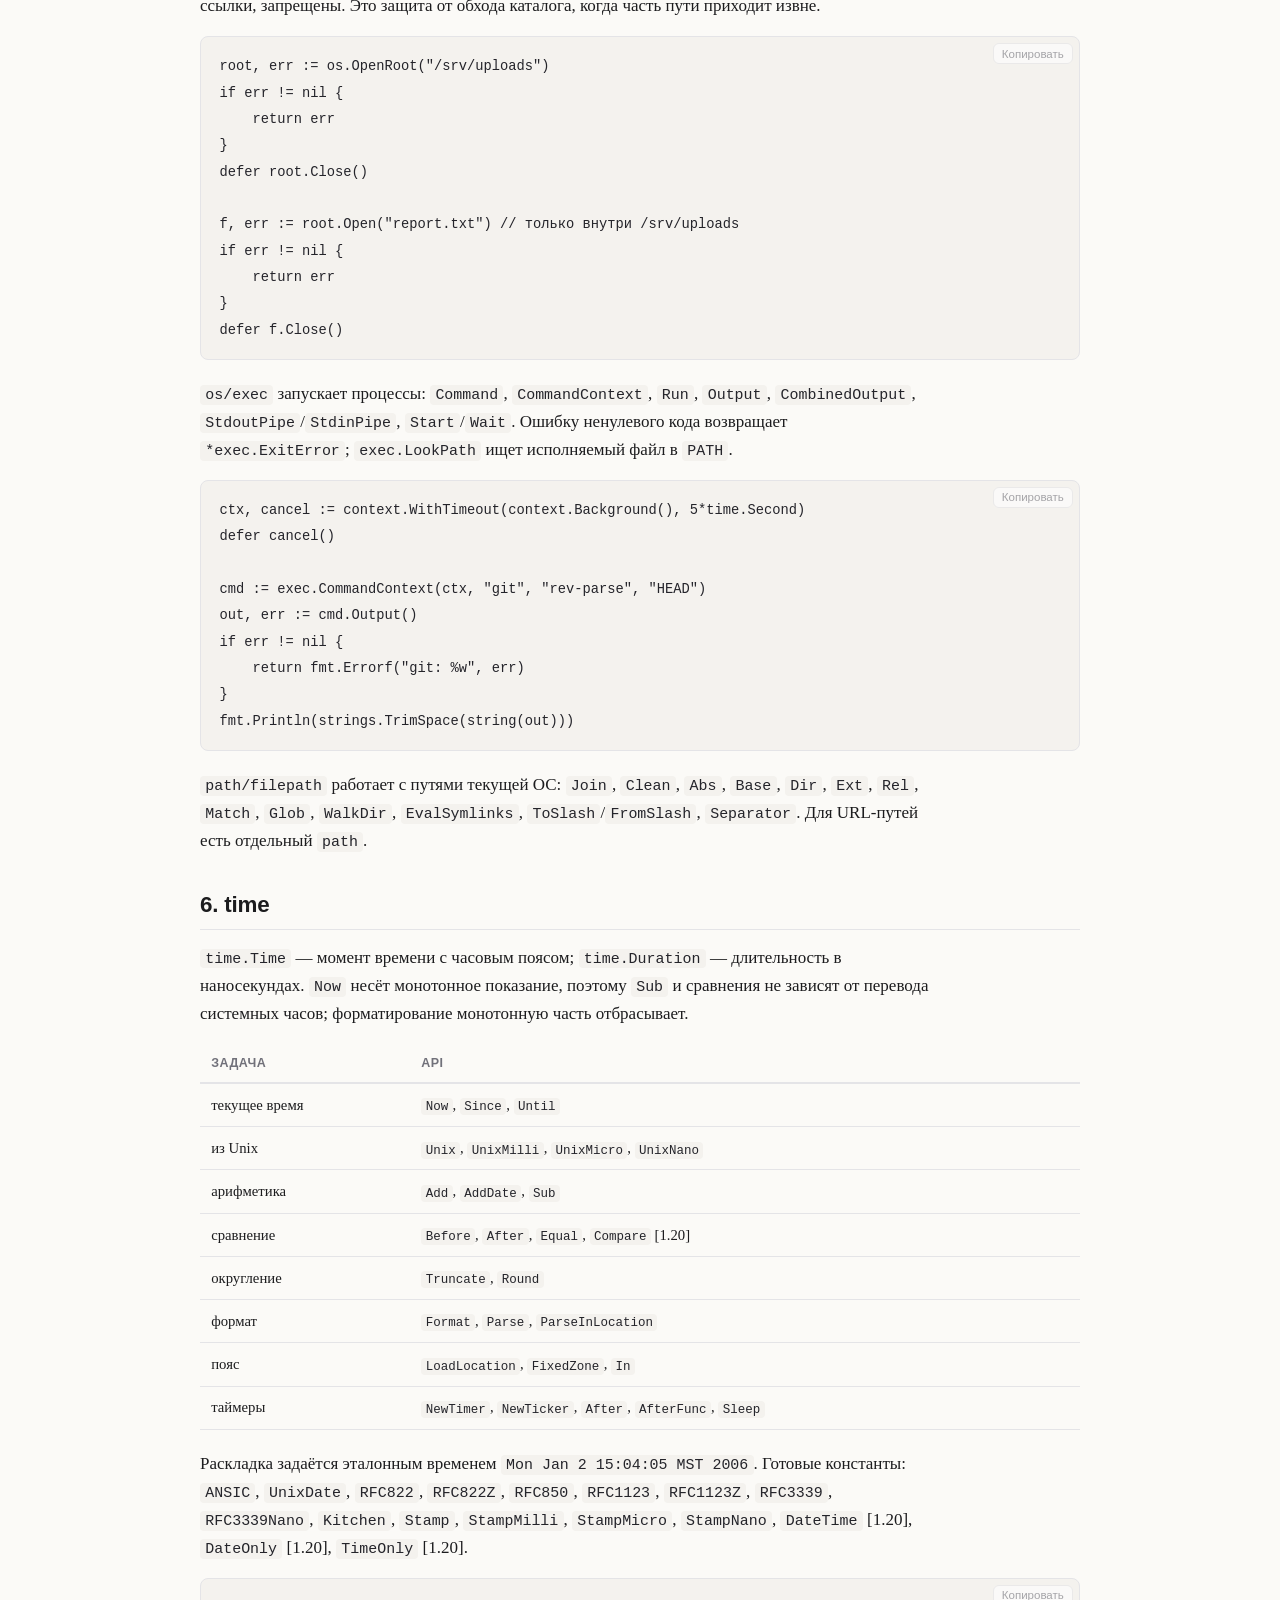
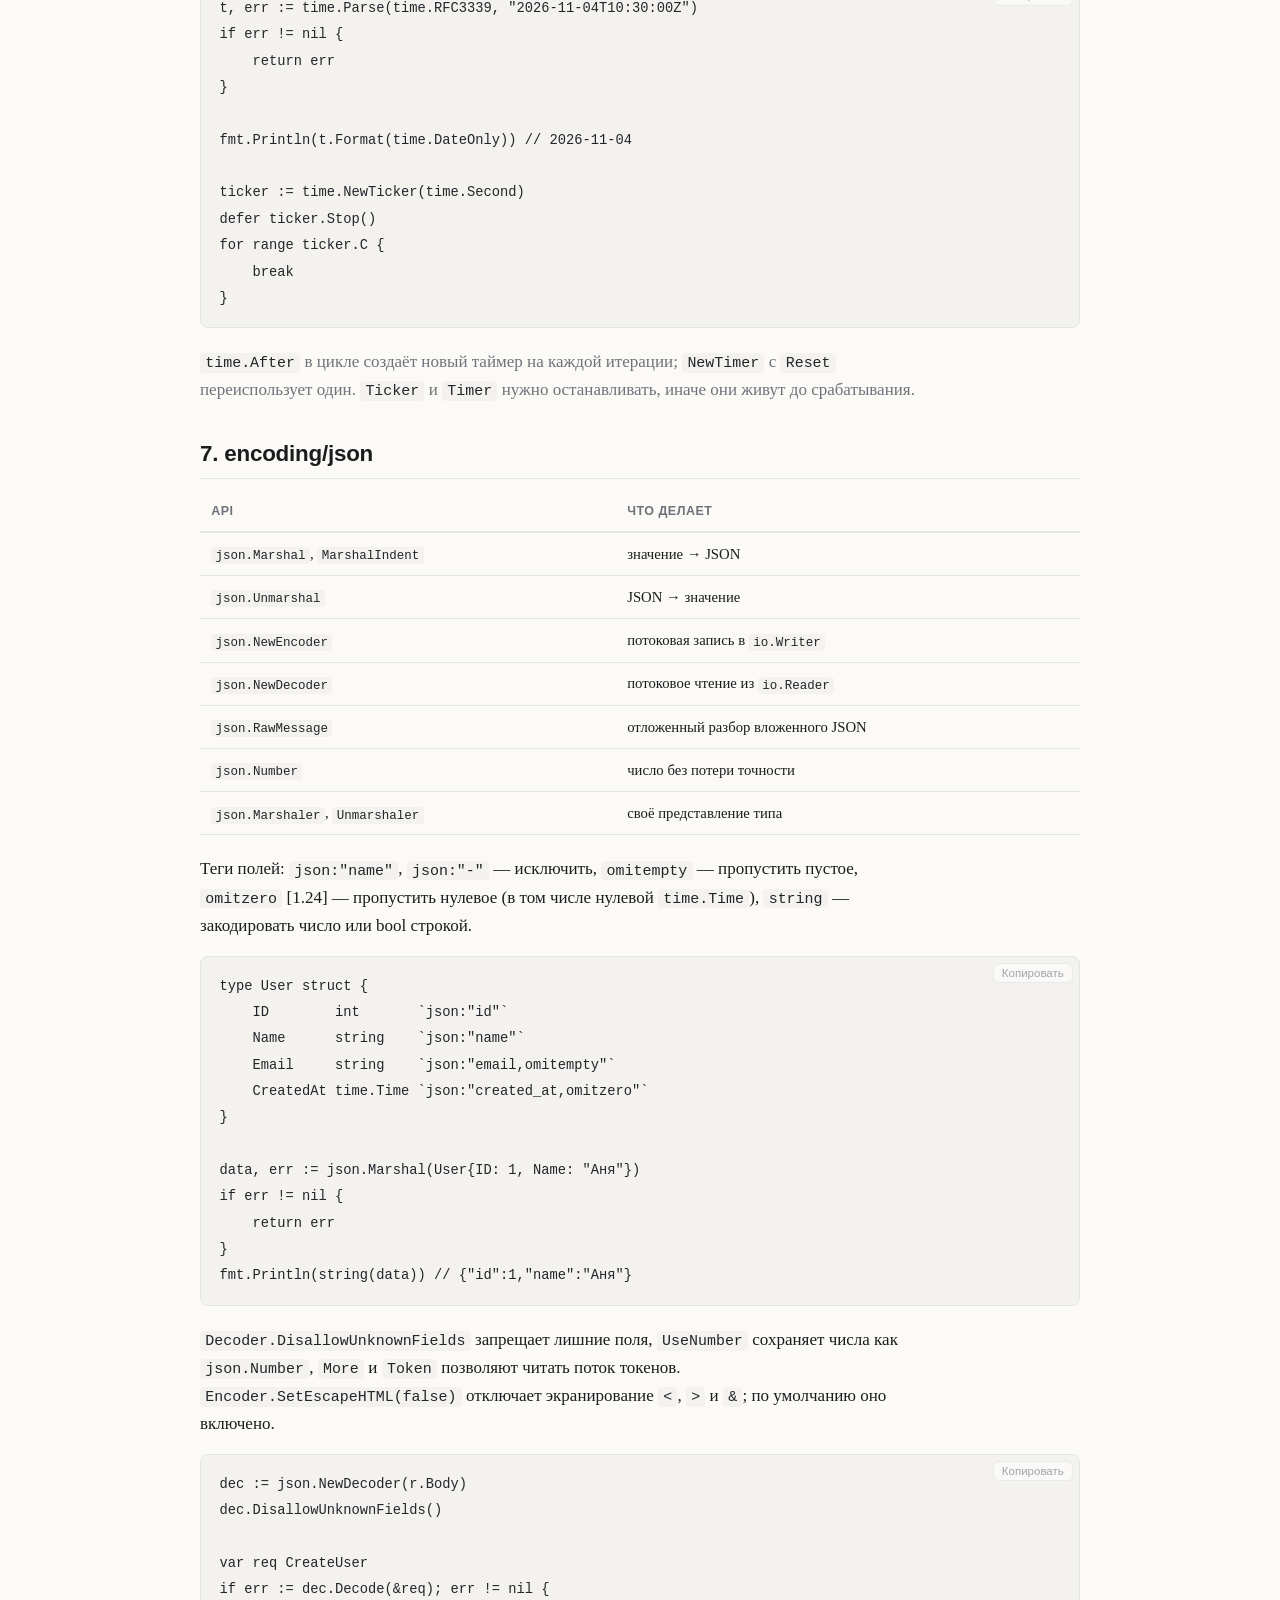
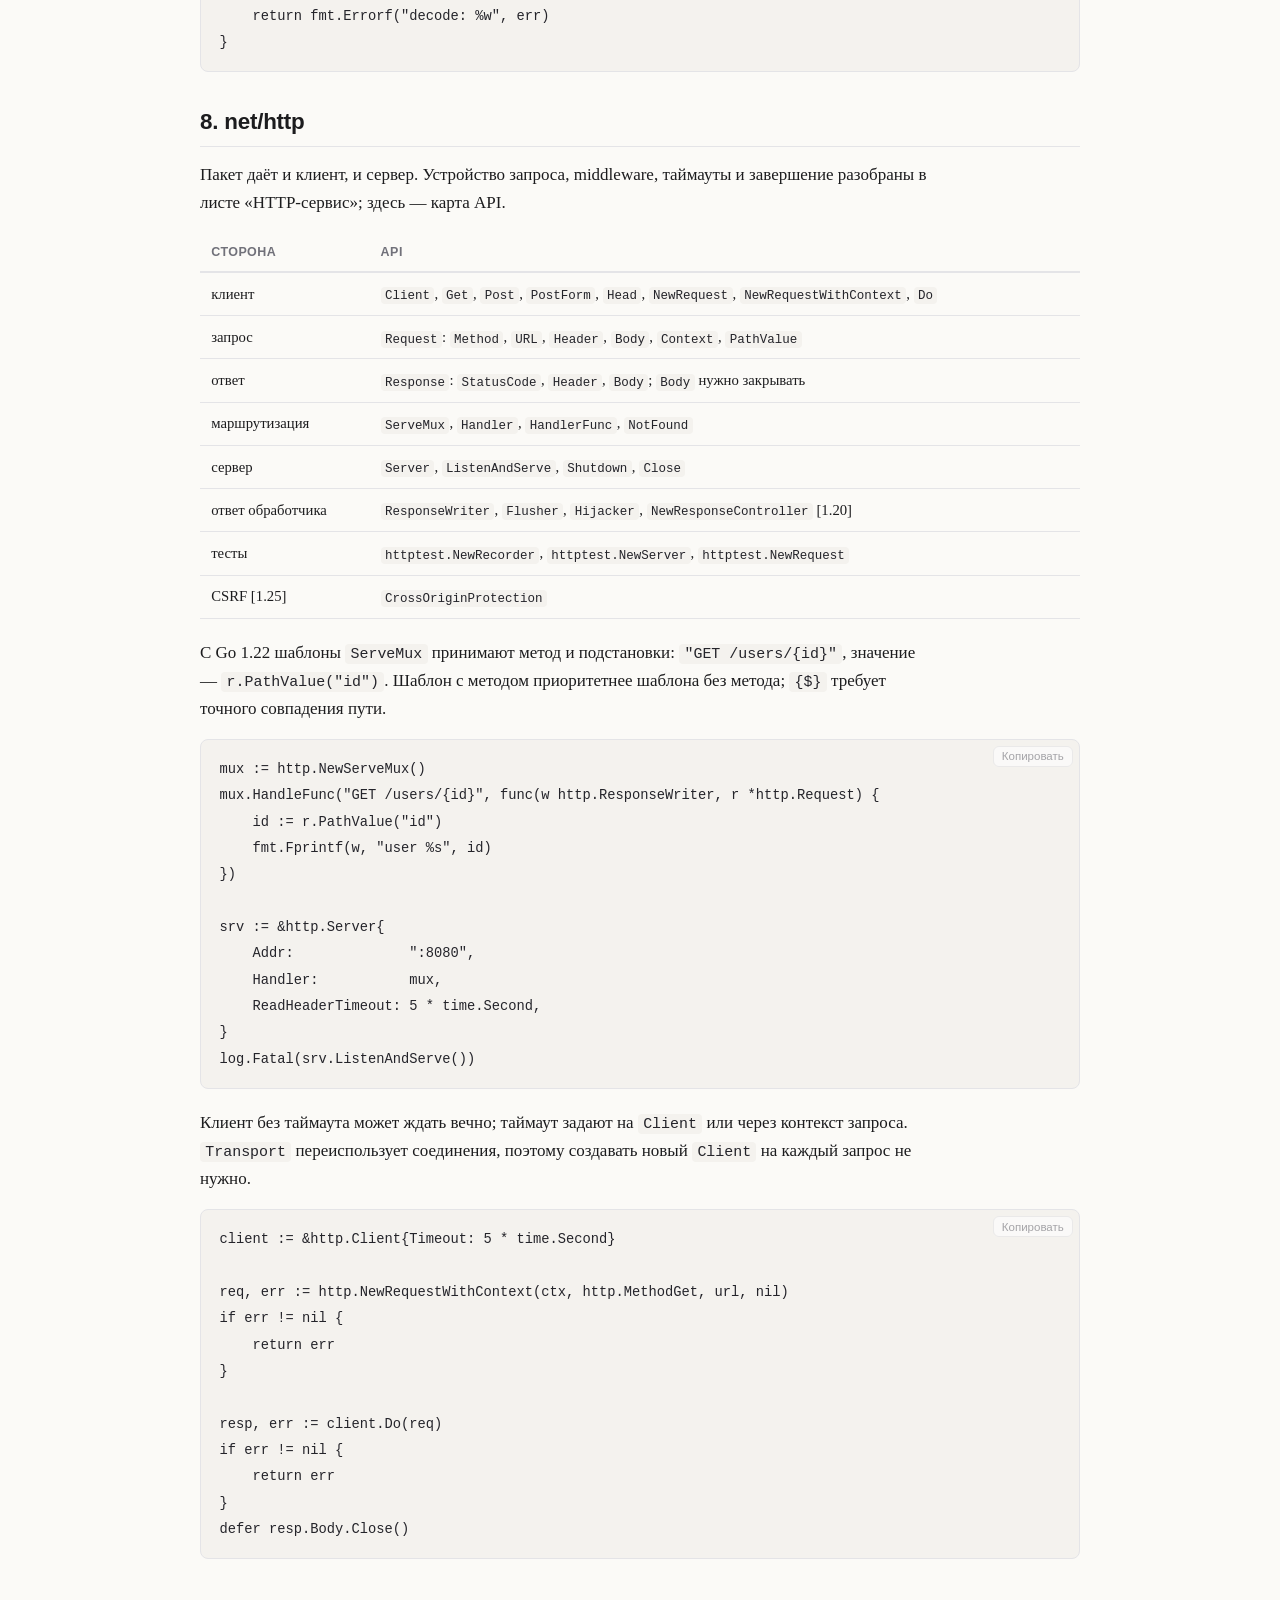
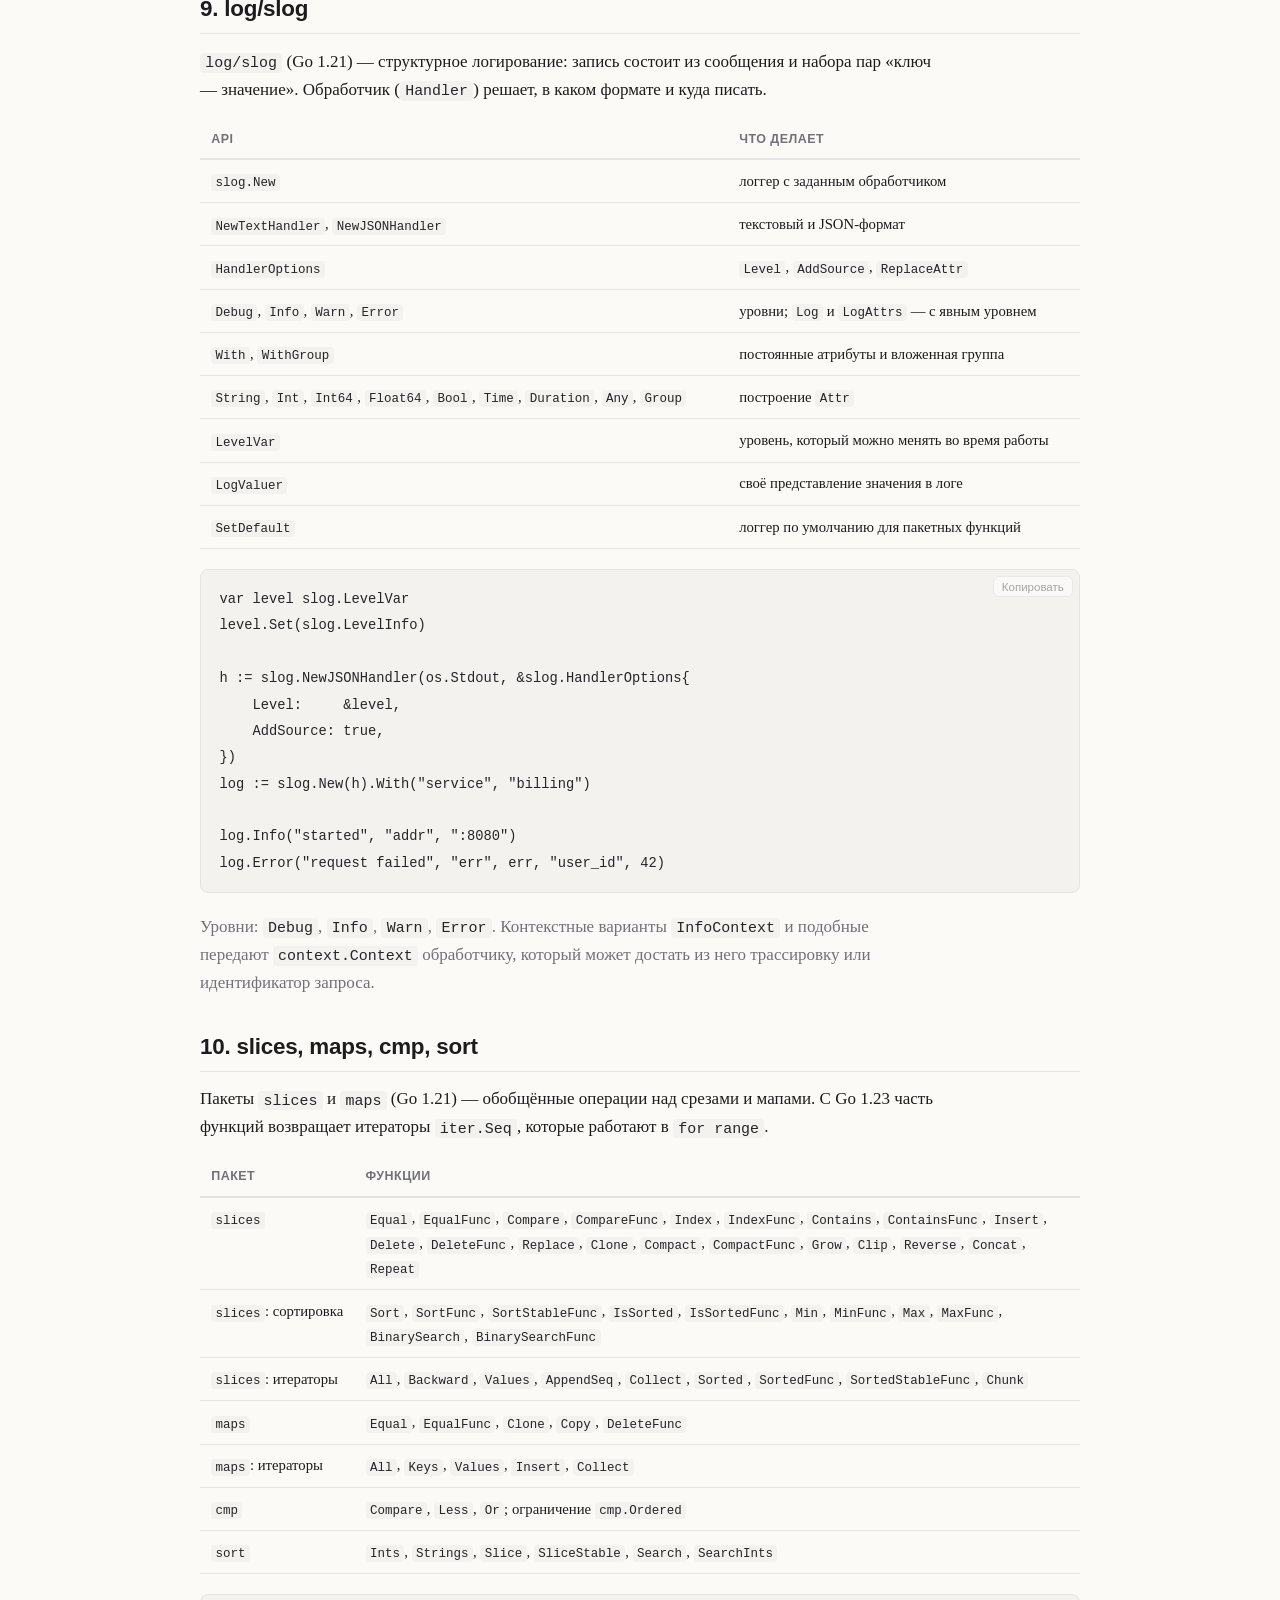
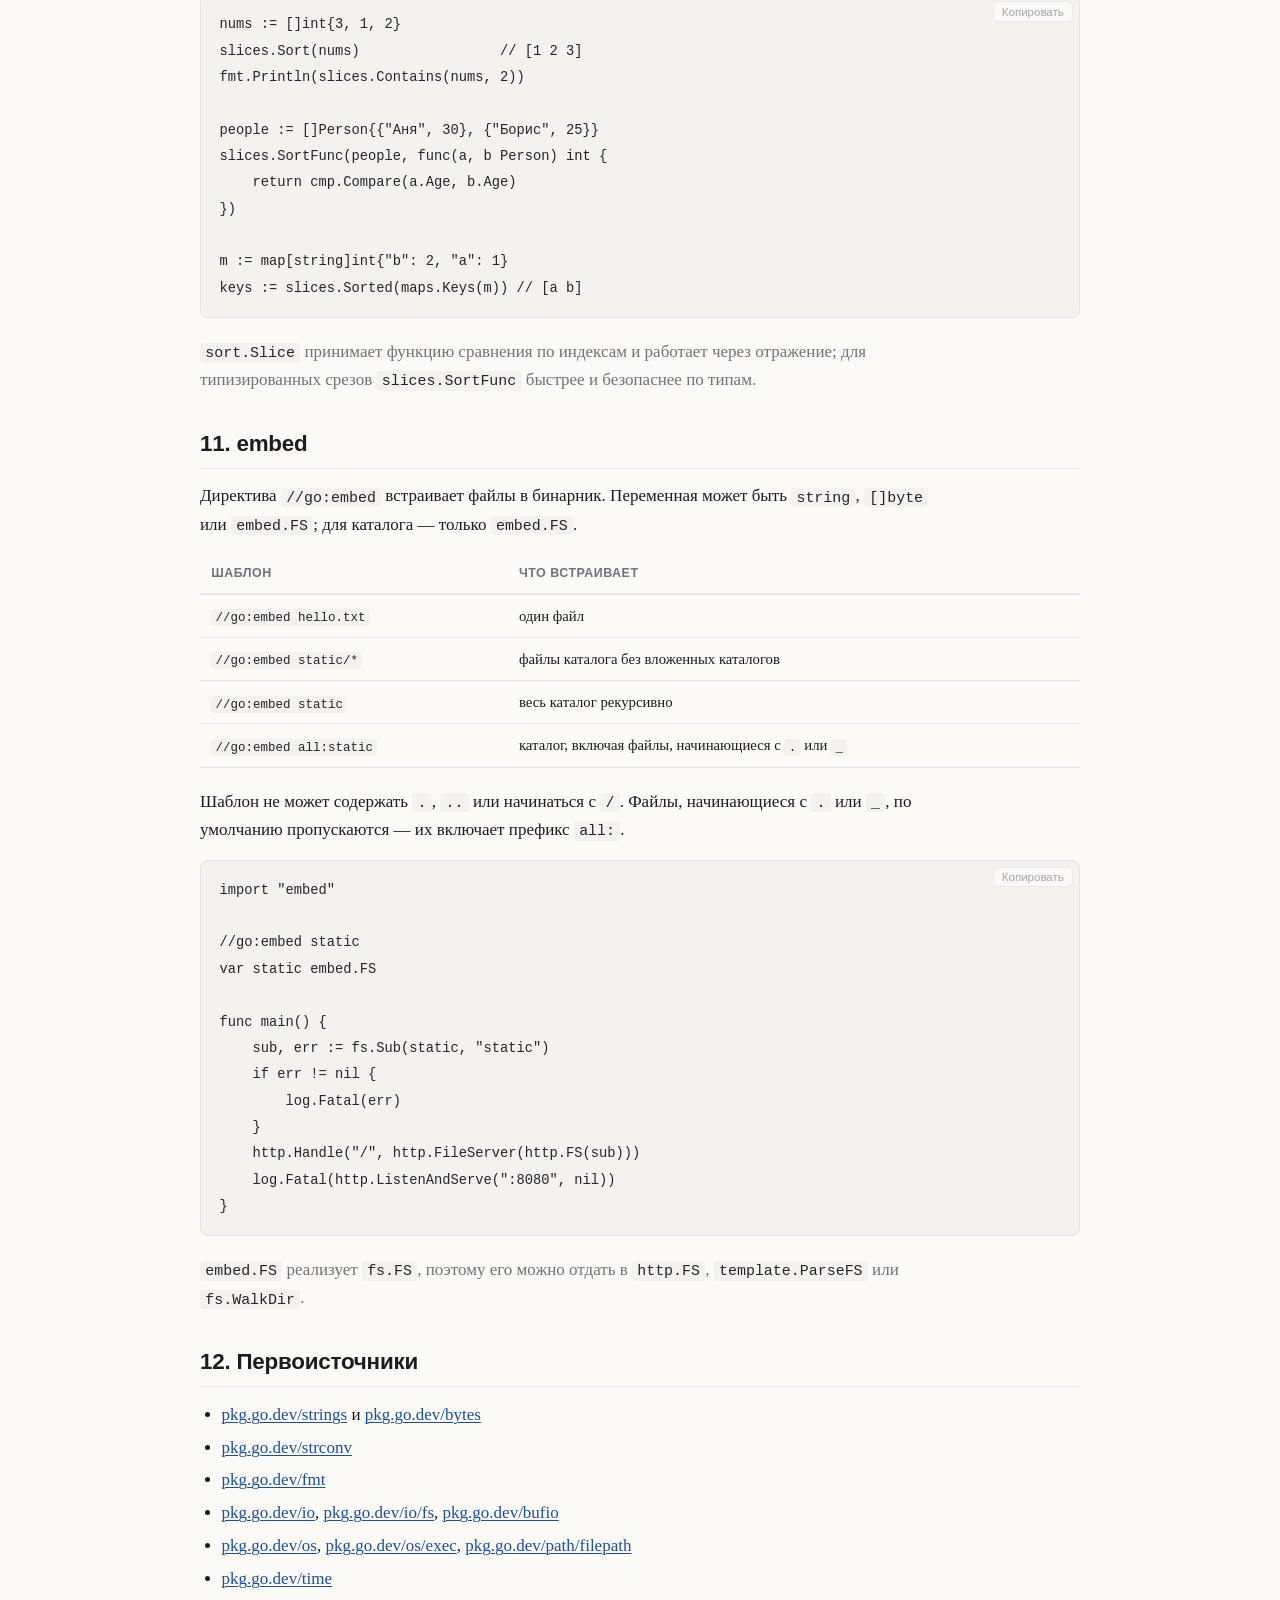
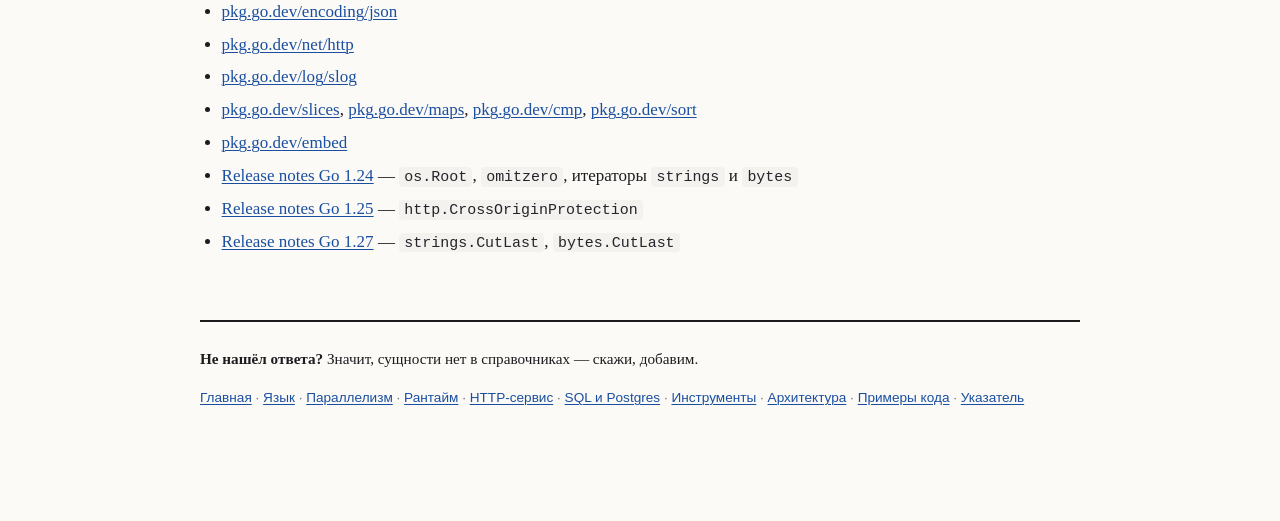
<file: stdlib.html>
<!doctype html>
<html lang="ru">
<head>
<meta charset="utf-8">
<meta name="viewport" content="width=device-width, initial-scale=1">
<title>Стандартная библиотека — справочник</title>
<link rel="stylesheet" href="assets/reference.css">
<link rel="icon" type="image/svg+xml" href="assets/favicon.svg">
<script src="assets/reference.js"></script>
</head>
<body>
<main class="reference" id="top">

<div class="refside">
<nav class="refnav refnav--rows" aria-label="Справочники">
  <div class="refnav__row">
    <span class="refnav__label">Справочники</span>
    <a href="./index.html">Главная</a>
    <a href="./ukazatel.html">Указатель</a>
  </div>
  <div class="refnav__row">
    <span class="refnav__group">Язык и рантайм</span>
    <a href="./language.html">Язык</a>
    <a href="./concurrency.html">Параллелизм</a>
    <a href="./runtime.html">Рантайм</a>
  </div>
  <div class="refnav__row">
    <span class="refnav__group">Практика</span>
    <span class="refnav__here" aria-current="page">Стандартная библиотека</span>
    <a href="./http-service.html">HTTP-сервис</a>
    <a href="./sql.html">SQL и Postgres</a>
    <a href="./tooling.html">Инструменты</a>
  </div>
  <div class="refnav__row">
    <span class="refnav__group">Основы</span>
    <a href="./architecture.html">Архитектура</a>
    <a href="./examples.html">Примеры кода</a>
  </div>
</nav>

<aside class="refkeys" aria-label="Горячие клавиши">
  <span class="refkeys__title">Горячие клавиши</span>
  <ul>
    <li><kbd>/</kbd> — поиск по странице; <kbd>Enter</kbd> — следующее совпадение</li>
    <li><kbd>Ctrl</kbd>/<kbd>Cmd</kbd>+<kbd>E</kbd> — поиск по всем справочникам (<kbd>@</kbd> — разделы)</li>
    <li><kbd>Ctrl</kbd>/<kbd>Cmd</kbd>+<kbd>E</kbd> — в палитре вниз, <kbd>+Shift</kbd> — вверх</li>
    <li><kbd>Ctrl</kbd>/<kbd>Cmd</kbd>+<kbd>Shift</kbd>+<kbd>P</kbd> — палитра команд: что можно сделать</li>
    <li><kbd>[</kbd> <kbd>]</kbd> — предыдущий / следующий раздел</li>
    <li><kbd>j</kbd> / <kbd>k</kbd> — скролл вниз / вверх</li>
    <li><kbd>g</kbd> <kbd>g</kbd> — в начало страницы</li>
    <li><kbd>G</kbd> — в конец страницы</li>
    <li><kbd>t</kbd> — скрыть оглавление</li>
    <li><kbd>n</kbd> — показать/скрыть навигацию</li>
    <li><kbd>z</kbd> — Zen-режим: только текст</li>
    <li><kbd>y</kbd> — ссылка на раздел</li>
    <li><kbd>Esc</kbd> — очистить поиск и снять фокус; в Zen — выйти</li>
  </ul>
</aside>
</div>

<header class="reference-header">
  <p class="reference-meta">Справочник</p>
  <h1>Стандартная библиотека — справочник</h1>
  <p class="lead">Обзор API по пакетам: <code>strings</code>, <code>bytes</code>, <code>strconv</code>, <code>fmt</code>, <code>io</code>, <code>os</code>, <code>time</code>, <code>encoding/json</code>, <code>net/http</code>, <code>log/slog</code>, <code>slices</code>, <code>maps</code>, <code>embed</code>.</p>
  <p class="reference-sub"><a href="./index.html">Все справочники</a></p>
</header>

<div class="callout callout--info">
  <p>Собрано из документации пакетов на <a href="https://pkg.go.dev/">pkg.go.dev</a> и release notes Go 1.20–1.27. Версия — <strong>Go 1.27</strong>. Лист даёт карту API; устройство сервиса — в «HTTP-сервисе», работа с базой — в «SQL и Postgres».</p>
</div>

<nav id="toc" aria-label="Разделы страницы">
  <h2>Оглавление</h2>
  <div class="refsearch">
    <input type="search" id="refSearch" placeholder="Поиск по странице…" autocomplete="off" aria-label="Поиск по странице">
    <p class="refsearch__status" id="refSearchStatus" role="status"></p>
    <ul id="refSearchResults" class="refsearch__results" hidden></ul>
  </div>
  <ul>
    <li><a href="#strings">1. strings и bytes</a></li>
    <li><a href="#strconv">2. strconv</a></li>
    <li><a href="#fmt">3. fmt</a></li>
    <li><a href="#io">4. io, io/fs, bufio</a></li>
    <li><a href="#os">5. os, os/exec, path/filepath</a></li>
    <li><a href="#time">6. time</a></li>
    <li><a href="#json">7. encoding/json</a></li>
    <li><a href="#http">8. net/http</a></li>
    <li><a href="#slog">9. log/slog</a></li>
    <li><a href="#collections">10. slices, maps, cmp, sort</a></li>
    <li><a href="#embed">11. embed</a></li>
    <li><a href="#sources">12. Первоисточники</a></li>
  </ul>
</nav>

<section id="strings">
  <h2>1. strings и bytes</h2>

  <p>Пакеты <code>strings</code> и <code>bytes</code> повторяют друг друга: первый работает со строками, второй — с <code>[]byte</code>. Строки неизменяемы, поэтому функции возвращают новые значения; <code>bytes</code> дополнительно даёт буфер, который можно менять.</p>

  <div class="table-wrap">
    <table>
      <thead><tr><th>Задача</th><th>Функции</th></tr></thead>
      <tbody>
        <tr><td>поиск</td><td><code>Contains</code>, <code>ContainsAny</code>, <code>ContainsRune</code>, <code>ContainsFunc</code>, <code>Count</code>, <code>Index</code>, <code>IndexAny</code>, <code>IndexByte</code>, <code>IndexFunc</code>, <code>IndexRune</code>, <code>LastIndex</code>, <code>LastIndexAny</code>, <code>LastIndexByte</code>, <code>LastIndexFunc</code></td></tr>
        <tr><td>префикс и суффикс</td><td><code>HasPrefix</code>, <code>HasSuffix</code>, <code>TrimPrefix</code>, <code>TrimSuffix</code></td></tr>
        <tr><td>разрезание</td><td><code>Cut</code>, <code>CutLast</code> [1.27], <code>CutPrefix</code>, <code>CutSuffix</code>, <code>Split</code>, <code>SplitN</code>, <code>SplitAfter</code>, <code>SplitAfterN</code></td></tr>
        <tr><td>поля</td><td><code>Fields</code>, <code>FieldsFunc</code></td></tr>
        <tr><td>итераторы [1.24]</td><td><code>Lines</code>, <code>SplitSeq</code>, <code>SplitAfterSeq</code>, <code>FieldsSeq</code>, <code>FieldsFuncSeq</code></td></tr>
        <tr><td>сборка</td><td><code>Join</code>, <code>Repeat</code>, <code>Builder</code>, <code>NewReplacer</code></td></tr>
        <tr><td>замена</td><td><code>Replace</code>, <code>ReplaceAll</code>, <code>Map</code></td></tr>
        <tr><td>регистр и обрезка</td><td><code>ToLower</code>, <code>ToUpper</code>, <code>ToTitle</code>, <code>ToValidUTF8</code>, <code>Trim</code>, <code>TrimLeft</code>, <code>TrimRight</code>, <code>TrimSpace</code>, <code>TrimFunc</code></td></tr>
        <tr><td>сравнение</td><td><code>EqualFold</code>, <code>Compare</code></td></tr>
      </tbody>
    </table>
  </div>

  <pre><code>s := "key=value"

before, after, ok := strings.Cut(s, "=")
fmt.Println(before, after, ok) // key value true

rest, ok := strings.CutPrefix(s, "key=")
fmt.Println(rest, ok) // value true

for line := range strings.Lines("a\nb\n") {
    fmt.Print(line)
}</code></pre>

  <p><code>Builder</code> собирает строку без квадратичных копирований, <code>Reader</code> даёт <code>io.Reader</code> над строкой, <code>Replacer</code> выполняет несколько замен за один проход. В <code>bytes</code> те же роли играют <code>Buffer</code> и <code>Reader</code>.</p>

  <pre><code>var b strings.Builder
b.Grow(32)
b.WriteString("id=")
b.WriteString("42")
s := b.String()</code></pre>
</section>

<section id="strconv">
  <h2>2. strconv</h2>

  <div class="table-wrap">
    <table>
      <thead><tr><th>Преобразование</th><th>Функции</th></tr></thead>
      <tbody>
        <tr><td>целое ↔ строка</td><td><code>Atoi</code>, <code>Itoa</code></td></tr>
        <tr><td>целое с основанием</td><td><code>ParseInt</code>, <code>ParseUint</code>, <code>FormatInt</code>, <code>FormatUint</code></td></tr>
        <tr><td>дробное</td><td><code>ParseFloat</code>, <code>FormatFloat</code></td></tr>
        <tr><td>логическое</td><td><code>ParseBool</code>, <code>FormatBool</code></td></tr>
        <tr><td>кавычки</td><td><code>Quote</code>, <code>QuoteToASCII</code>, <code>Unquote</code>, <code>UnquoteChar</code></td></tr>
        <tr><td>дописывание в срез</td><td><code>AppendInt</code>, <code>AppendUint</code>, <code>AppendFloat</code>, <code>AppendBool</code>, <code>AppendQuote</code></td></tr>
      </tbody>
    </table>
  </div>

  <p><code>ParseInt(s, base, bitSize)</code>: <code>base</code> от 2 до 36 или 0 — тогда основание определяется по префиксу (<code>0x</code>, <code>0o</code>, <code>0b</code>). <code>bitSize</code> ограничивает результат: 0 — <code>int</code>, 8/16/32/64 — соответствующий размер. <code>FormatFloat</code> принимает формат <code>'f'</code>, <code>'e'</code>, <code>'E'</code>, <code>'g'</code>, <code>'G'</code>, <code>'x'</code>.</p>

  <pre><code>n, err := strconv.Atoi("42")
if err != nil {
    return err
}

hex := strconv.FormatInt(int64(n), 16) // "2a"
f, _ := strconv.ParseFloat("3.14", 64)
s := strconv.FormatFloat(f, 'f', 2, 64) // "3.14"</code></pre>
</section>

<section id="fmt">
  <h2>3. fmt</h2>

  <div class="table-wrap">
    <table>
      <thead><tr><th>Глагол</th><th>Что печатает</th></tr></thead>
      <tbody>
        <tr><td><code>%v</code></td><td>значение в формате по умолчанию</td></tr>
        <tr><td><code>%+v</code></td><td>структуру с именами полей</td></tr>
        <tr><td><code>%#v</code></td><td>Go-синтаксис значения</td></tr>
        <tr><td><code>%T</code></td><td>тип значения</td></tr>
        <tr><td><code>%p</code></td><td>адрес указателя</td></tr>
        <tr><td><code>%t</code></td><td><code>bool</code></td></tr>
        <tr><td><code>%d</code>, <code>%b</code>, <code>%o</code>, <code>%O</code>, <code>%x</code>, <code>%X</code></td><td>целое в десятичном, двоичном, восьмеричном, восьмеричном с <code>0o</code>, шестнадцатеричном</td></tr>
        <tr><td><code>%c</code>, <code>%q</code>, <code>%U</code></td><td>символ, строка в кавычках, код Unicode</td></tr>
        <tr><td><code>%s</code></td><td>строка или <code>[]byte</code></td></tr>
        <tr><td><code>%f</code>, <code>%e</code>, <code>%E</code>, <code>%g</code>, <code>%G</code></td><td>дробное в разных нотациях</td></tr>
        <tr><td><code>%w</code></td><td>обёртка ошибки для <code>Errorf</code></td></tr>
        <tr><td><code>%%</code></td><td>литеральный процент</td></tr>
      </tbody>
    </table>
  </div>

  <p>Флаги: <code>+</code> — знак или имена полей, <code>-</code> — выравнивание влево, <code>#</code> — альтернативная форма, <code>0</code> — ведущие нули, пробел — пробел вместо плюса. Ширина и точность задаются как <code>%8.2f</code> или через <code>*</code>.</p>

  <pre><code>type User struct {
    ID   int
    Name string
}

u := User{ID: 7, Name: "Аня"}
fmt.Printf("%v\n", u)   // {7 Аня}
fmt.Printf("%+v\n", u)  // {ID:7 Name:Аня}
fmt.Printf("%#v\n", u)  // main.User{ID:7, Name:"Аня"}
fmt.Printf("%08d\n", 42) // 00000042</code></pre>

  <p>Семейства: <code>Print</code>/<code>Printf</code>/<code>Println</code> пишут в стандартный вывод, <code>Sprint*</code> возвращают строку, <code>Fprint*</code> пишут в <code>io.Writer</code>, <code>Errorf</code> создаёт ошибку, <code>Scan*</code> читают ввод.</p>
</section>

<section id="io">
  <h2>4. io, io/fs, bufio</h2>

  <p><code>io</code> задаёт интерфейсы потоков. Чем меньше интерфейс, тем легче его реализовать и подменить в тестах.</p>

  <div class="table-wrap">
    <table>
      <thead><tr><th>Интерфейс</th><th>Методы</th></tr></thead>
      <tbody>
        <tr><td><code>io.Reader</code></td><td><code>Read(p []byte) (n int, err error)</code></td></tr>
        <tr><td><code>io.Writer</code></td><td><code>Write(p []byte) (n int, err error)</code></td></tr>
        <tr><td><code>io.Closer</code></td><td><code>Close() error</code></td></tr>
        <tr><td><code>io.Seeker</code></td><td><code>Seek(offset int64, whence int) (int64, error)</code></td></tr>
        <tr><td><code>io.ReaderAt</code></td><td><code>ReadAt(p []byte, off int64) (n int, err error)</code></td></tr>
        <tr><td><code>io.WriterAt</code></td><td><code>WriteAt(p []byte, off int64) (n int, err error)</code></td></tr>
        <tr><td><code>io.ReaderFrom</code></td><td><code>ReadFrom(r Reader) (n int64, err error)</code></td></tr>
        <tr><td><code>io.WriterTo</code></td><td><code>WriteTo(w Writer) (n int64, err error)</code></td></tr>
        <tr><td><code>io.ByteReader</code></td><td><code>ReadByte() (byte, error)</code></td></tr>
        <tr><td><code>io.RuneReader</code></td><td><code>ReadRune() (r rune, size int, err error)</code></td></tr>
      </tbody>
    </table>
  </div>

  <div class="table-wrap">
    <table>
      <thead><tr><th>Функция</th><th>Что делает</th></tr></thead>
      <tbody>
        <tr><td><code>io.Copy</code>, <code>io.CopyN</code>, <code>io.CopyBuffer</code></td><td>копирует поток; использует <code>WriterTo</code>/<code>ReaderFrom</code>, если они есть</td></tr>
        <tr><td><code>io.ReadAll</code>, <code>io.ReadFull</code></td><td>читает всё или ровно буфер</td></tr>
        <tr><td><code>io.LimitReader</code></td><td>ограничивает число читаемых байт</td></tr>
        <tr><td><code>io.TeeReader</code></td><td>читает и одновременно пишет копию в <code>Writer</code></td></tr>
        <tr><td><code>io.MultiReader</code>, <code>io.MultiWriter</code></td><td>склеивает несколько потоков</td></tr>
        <tr><td><code>io.Pipe</code></td><td>синхронная труба в памяти</td></tr>
        <tr><td><code>io.Discard</code>, <code>io.NopCloser</code></td><td>пустой приёмник и обёртка без <code>Close</code></td></tr>
      </tbody>
    </table>
  </div>

  <p>Ошибки: <code>io.EOF</code> — штатный конец потока; <code>io.ErrUnexpectedEOF</code> — поток кончился раньше, чем ожидалось; <code>io.ErrShortWrite</code> — записано меньше, чем просили.</p>

  <p><code>io/fs</code> — абстракция файловой системы: <code>fs.FS</code>, <code>fs.File</code>, <code>fs.DirEntry</code>, <code>fs.FileInfo</code>. Функции <code>fs.ReadFile</code>, <code>fs.ReadDir</code>, <code>fs.WalkDir</code>, <code>fs.Glob</code>, <code>fs.Sub</code>, <code>fs.ValidPath</code>. Обход останавливают <code>fs.SkipDir</code> и <code>fs.SkipAll</code>.</p>

  <p><code>bufio</code> добавляет буфер: <code>Reader</code> с <code>ReadString</code>, <code>ReadBytes</code>, <code>Peek</code>, <code>Scanner</code> с <code>Scan</code>/<code>Text</code>/<code>Bytes</code> и функциями разбиения <code>ScanLines</code>, <code>ScanWords</code>, <code>ScanRunes</code>, <code>ScanBytes</code>.</p>

  <pre><code>f, err := os.Open("data.txt")
if err != nil {
    return err
}
defer f.Close()

sc := bufio.NewScanner(f)
sc.Buffer(make([]byte, 64*1024), 1024*1024)
for sc.Scan() {
    fmt.Println(sc.Text())
}
if err := sc.Err(); err != nil {
    return err
}</code></pre>
</section>

<section id="os">
  <h2>5. os, os/exec, path/filepath</h2>

  <div class="table-wrap">
    <table>
      <thead><tr><th>Задача</th><th>Функции <code>os</code></th></tr></thead>
      <tbody>
        <tr><td>файлы</td><td><code>Open</code>, <code>Create</code>, <code>ReadFile</code>, <code>WriteFile</code>, <code>Remove</code>, <code>Rename</code></td></tr>
        <tr><td>каталоги</td><td><code>Mkdir</code>, <code>MkdirAll</code>, <code>ReadDir</code>, <code>RemoveAll</code></td></tr>
        <tr><td>метаданные</td><td><code>Stat</code>, <code>Lstat</code>, <code>Chmod</code>, <code>Chown</code>, <code>SameFile</code></td></tr>
        <tr><td>окружение</td><td><code>Getenv</code>, <code>LookupEnv</code>, <code>Setenv</code>, <code>Unsetenv</code>, <code>Environ</code>, <code>Args</code>, <code>Exit</code></td></tr>
        <tr><td>потоки</td><td><code>Stdin</code>, <code>Stdout</code>, <code>Stderr</code></td></tr>
        <tr><td>проверка ошибок</td><td><code>IsNotExist</code>, <code>IsExist</code>, <code>IsPermission</code>, <code>IsTimeout</code></td></tr>
        <tr><td>безопасный доступ [1.24]</td><td><code>OpenRoot</code>, тип <code>os.Root</code></td></tr>
        <tr><td>копирование дерева [1.23]</td><td><code>CopyFS</code></td></tr>
      </tbody>
    </table>
  </div>

  <p><code>os.Root</code> ограничивает операции каталогом: пути, ведущие наружу, включая символические ссылки, запрещены. Это защита от обхода каталога, когда часть пути приходит извне.</p>

  <pre><code>root, err := os.OpenRoot("/srv/uploads")
if err != nil {
    return err
}
defer root.Close()

f, err := root.Open("report.txt") // только внутри /srv/uploads
if err != nil {
    return err
}
defer f.Close()</code></pre>

  <p><code>os/exec</code> запускает процессы: <code>Command</code>, <code>CommandContext</code>, <code>Run</code>, <code>Output</code>, <code>CombinedOutput</code>, <code>StdoutPipe</code>/<code>StdinPipe</code>, <code>Start</code>/<code>Wait</code>. Ошибку ненулевого кода возвращает <code>*exec.ExitError</code>; <code>exec.LookPath</code> ищет исполняемый файл в <code>PATH</code>.</p>

  <pre><code>ctx, cancel := context.WithTimeout(context.Background(), 5*time.Second)
defer cancel()

cmd := exec.CommandContext(ctx, "git", "rev-parse", "HEAD")
out, err := cmd.Output()
if err != nil {
    return fmt.Errorf("git: %w", err)
}
fmt.Println(strings.TrimSpace(string(out)))</code></pre>

  <p><code>path/filepath</code> работает с путями текущей ОС: <code>Join</code>, <code>Clean</code>, <code>Abs</code>, <code>Base</code>, <code>Dir</code>, <code>Ext</code>, <code>Rel</code>, <code>Match</code>, <code>Glob</code>, <code>WalkDir</code>, <code>EvalSymlinks</code>, <code>ToSlash</code>/<code>FromSlash</code>, <code>Separator</code>. Для URL-путей есть отдельный <code>path</code>.</p>
</section>

<section id="time">
  <h2>6. time</h2>

  <p><code>time.Time</code> — момент времени с часовым поясом; <code>time.Duration</code> — длительность в наносекундах. <code>Now</code> несёт монотонное показание, поэтому <code>Sub</code> и сравнения не зависят от перевода системных часов; форматирование монотонную часть отбрасывает.</p>

  <div class="table-wrap">
    <table>
      <thead><tr><th>Задача</th><th>API</th></tr></thead>
      <tbody>
        <tr><td>текущее время</td><td><code>Now</code>, <code>Since</code>, <code>Until</code></td></tr>
        <tr><td>из Unix</td><td><code>Unix</code>, <code>UnixMilli</code>, <code>UnixMicro</code>, <code>UnixNano</code></td></tr>
        <tr><td>арифметика</td><td><code>Add</code>, <code>AddDate</code>, <code>Sub</code></td></tr>
        <tr><td>сравнение</td><td><code>Before</code>, <code>After</code>, <code>Equal</code>, <code>Compare</code> [1.20]</td></tr>
        <tr><td>округление</td><td><code>Truncate</code>, <code>Round</code></td></tr>
        <tr><td>формат</td><td><code>Format</code>, <code>Parse</code>, <code>ParseInLocation</code></td></tr>
        <tr><td>пояс</td><td><code>LoadLocation</code>, <code>FixedZone</code>, <code>In</code></td></tr>
        <tr><td>таймеры</td><td><code>NewTimer</code>, <code>NewTicker</code>, <code>After</code>, <code>AfterFunc</code>, <code>Sleep</code></td></tr>
      </tbody>
    </table>
  </div>

  <p>Раскладка задаётся эталонным временем <code>Mon Jan 2 15:04:05 MST 2006</code>. Готовые константы: <code>ANSIC</code>, <code>UnixDate</code>, <code>RFC822</code>, <code>RFC822Z</code>, <code>RFC850</code>, <code>RFC1123</code>, <code>RFC1123Z</code>, <code>RFC3339</code>, <code>RFC3339Nano</code>, <code>Kitchen</code>, <code>Stamp</code>, <code>StampMilli</code>, <code>StampMicro</code>, <code>StampNano</code>, <code>DateTime</code> [1.20], <code>DateOnly</code> [1.20], <code>TimeOnly</code> [1.20].</p>

  <pre><code>t, err := time.Parse(time.RFC3339, "2026-11-04T10:30:00Z")
if err != nil {
    return err
}

fmt.Println(t.Format(time.DateOnly)) // 2026-11-04

ticker := time.NewTicker(time.Second)
defer ticker.Stop()
for range ticker.C {
    break
}</code></pre>

  <p class="is-muted"><code>time.After</code> в цикле создаёт новый таймер на каждой итерации; <code>NewTimer</code> с <code>Reset</code> переиспользует один. <code>Ticker</code> и <code>Timer</code> нужно останавливать, иначе они живут до срабатывания.</p>
</section>

<section id="json">
  <h2>7. encoding/json</h2>

  <div class="table-wrap">
    <table>
      <thead><tr><th>API</th><th>Что делает</th></tr></thead>
      <tbody>
        <tr><td><code>json.Marshal</code>, <code>MarshalIndent</code></td><td>значение → JSON</td></tr>
        <tr><td><code>json.Unmarshal</code></td><td>JSON → значение</td></tr>
        <tr><td><code>json.NewEncoder</code></td><td>потоковая запись в <code>io.Writer</code></td></tr>
        <tr><td><code>json.NewDecoder</code></td><td>потоковое чтение из <code>io.Reader</code></td></tr>
        <tr><td><code>json.RawMessage</code></td><td>отложенный разбор вложенного JSON</td></tr>
        <tr><td><code>json.Number</code></td><td>число без потери точности</td></tr>
        <tr><td><code>json.Marshaler</code>, <code>Unmarshaler</code></td><td>своё представление типа</td></tr>
      </tbody>
    </table>
  </div>

  <p>Теги полей: <code>json:"name"</code>, <code>json:"-"</code> — исключить, <code>omitempty</code> — пропустить пустое, <code>omitzero</code> [1.24] — пропустить нулевое (в том числе нулевой <code>time.Time</code>), <code>string</code> — закодировать число или bool строкой.</p>

  <pre><code>type User struct {
    ID        int       `json:"id"`
    Name      string    `json:"name"`
    Email     string    `json:"email,omitempty"`
    CreatedAt time.Time `json:"created_at,omitzero"`
}

data, err := json.Marshal(User{ID: 1, Name: "Аня"})
if err != nil {
    return err
}
fmt.Println(string(data)) // {"id":1,"name":"Аня"}</code></pre>

  <p><code>Decoder.DisallowUnknownFields</code> запрещает лишние поля, <code>UseNumber</code> сохраняет числа как <code>json.Number</code>, <code>More</code> и <code>Token</code> позволяют читать поток токенов. <code>Encoder.SetEscapeHTML(false)</code> отключает экранирование <code>&lt;</code>, <code>&gt;</code> и <code>&amp;</code>; по умолчанию оно включено.</p>

  <pre><code>dec := json.NewDecoder(r.Body)
dec.DisallowUnknownFields()

var req CreateUser
if err := dec.Decode(&amp;req); err != nil {
    return fmt.Errorf("decode: %w", err)
}</code></pre>
</section>

<section id="http">
  <h2>8. net/http</h2>

  <p>Пакет даёт и клиент, и сервер. Устройство запроса, middleware, таймауты и завершение разобраны в листе «HTTP-сервис»; здесь — карта API.</p>

  <div class="table-wrap">
    <table>
      <thead><tr><th>Сторона</th><th>API</th></tr></thead>
      <tbody>
        <tr><td>клиент</td><td><code>Client</code>, <code>Get</code>, <code>Post</code>, <code>PostForm</code>, <code>Head</code>, <code>NewRequest</code>, <code>NewRequestWithContext</code>, <code>Do</code></td></tr>
        <tr><td>запрос</td><td><code>Request</code>: <code>Method</code>, <code>URL</code>, <code>Header</code>, <code>Body</code>, <code>Context</code>, <code>PathValue</code></td></tr>
        <tr><td>ответ</td><td><code>Response</code>: <code>StatusCode</code>, <code>Header</code>, <code>Body</code>; <code>Body</code> нужно закрывать</td></tr>
        <tr><td>маршрутизация</td><td><code>ServeMux</code>, <code>Handler</code>, <code>HandlerFunc</code>, <code>NotFound</code></td></tr>
        <tr><td>сервер</td><td><code>Server</code>, <code>ListenAndServe</code>, <code>Shutdown</code>, <code>Close</code></td></tr>
        <tr><td>ответ обработчика</td><td><code>ResponseWriter</code>, <code>Flusher</code>, <code>Hijacker</code>, <code>NewResponseController</code> [1.20]</td></tr>
        <tr><td>тесты</td><td><code>httptest.NewRecorder</code>, <code>httptest.NewServer</code>, <code>httptest.NewRequest</code></td></tr>
        <tr><td>CSRF [1.25]</td><td><code>CrossOriginProtection</code></td></tr>
      </tbody>
    </table>
  </div>

  <p>С Go 1.22 шаблоны <code>ServeMux</code> принимают метод и подстановки: <code>"GET /users/{id}"</code>, значение — <code>r.PathValue("id")</code>. Шаблон с методом приоритетнее шаблона без метода; <code>{$}</code> требует точного совпадения пути.</p>

  <pre><code>mux := http.NewServeMux()
mux.HandleFunc("GET /users/{id}", func(w http.ResponseWriter, r *http.Request) {
    id := r.PathValue("id")
    fmt.Fprintf(w, "user %s", id)
})

srv := &amp;http.Server{
    Addr:              ":8080",
    Handler:           mux,
    ReadHeaderTimeout: 5 * time.Second,
}
log.Fatal(srv.ListenAndServe())</code></pre>

  <p>Клиент без таймаута может ждать вечно; таймаут задают на <code>Client</code> или через контекст запроса. <code>Transport</code> переиспользует соединения, поэтому создавать новый <code>Client</code> на каждый запрос не нужно.</p>

  <pre><code>client := &amp;http.Client{Timeout: 5 * time.Second}

req, err := http.NewRequestWithContext(ctx, http.MethodGet, url, nil)
if err != nil {
    return err
}

resp, err := client.Do(req)
if err != nil {
    return err
}
defer resp.Body.Close()</code></pre>
</section>

<section id="slog">
  <h2>9. log/slog</h2>

  <p><code>log/slog</code> (Go 1.21) — структурное логирование: запись состоит из сообщения и набора пар «ключ — значение». Обработчик (<code>Handler</code>) решает, в каком формате и куда писать.</p>

  <div class="table-wrap">
    <table>
      <thead><tr><th>API</th><th>Что делает</th></tr></thead>
      <tbody>
        <tr><td><code>slog.New</code></td><td>логгер с заданным обработчиком</td></tr>
        <tr><td><code>NewTextHandler</code>, <code>NewJSONHandler</code></td><td>текстовый и JSON-формат</td></tr>
        <tr><td><code>HandlerOptions</code></td><td><code>Level</code>, <code>AddSource</code>, <code>ReplaceAttr</code></td></tr>
        <tr><td><code>Debug</code>, <code>Info</code>, <code>Warn</code>, <code>Error</code></td><td>уровни; <code>Log</code> и <code>LogAttrs</code> — с явным уровнем</td></tr>
        <tr><td><code>With</code>, <code>WithGroup</code></td><td>постоянные атрибуты и вложенная группа</td></tr>
        <tr><td><code>String</code>, <code>Int</code>, <code>Int64</code>, <code>Float64</code>, <code>Bool</code>, <code>Time</code>, <code>Duration</code>, <code>Any</code>, <code>Group</code></td><td>построение <code>Attr</code></td></tr>
        <tr><td><code>LevelVar</code></td><td>уровень, который можно менять во время работы</td></tr>
        <tr><td><code>LogValuer</code></td><td>своё представление значения в логе</td></tr>
        <tr><td><code>SetDefault</code></td><td>логгер по умолчанию для пакетных функций</td></tr>
      </tbody>
    </table>
  </div>

  <pre><code>var level slog.LevelVar
level.Set(slog.LevelInfo)

h := slog.NewJSONHandler(os.Stdout, &amp;slog.HandlerOptions{
    Level:     &amp;level,
    AddSource: true,
})
log := slog.New(h).With("service", "billing")

log.Info("started", "addr", ":8080")
log.Error("request failed", "err", err, "user_id", 42)</code></pre>

  <p class="is-muted">Уровни: <code>Debug</code>, <code>Info</code>, <code>Warn</code>, <code>Error</code>. Контекстные варианты <code>InfoContext</code> и подобные передают <code>context.Context</code> обработчику, который может достать из него трассировку или идентификатор запроса.</p>
</section>

<section id="collections">
  <h2>10. slices, maps, cmp, sort</h2>

  <p>Пакеты <code>slices</code> и <code>maps</code> (Go 1.21) — обобщённые операции над срезами и мапами. С Go 1.23 часть функций возвращает итераторы <code>iter.Seq</code>, которые работают в <code>for range</code>.</p>

  <div class="table-wrap">
    <table>
      <thead><tr><th>Пакет</th><th>Функции</th></tr></thead>
      <tbody>
        <tr><td><code>slices</code></td><td><code>Equal</code>, <code>EqualFunc</code>, <code>Compare</code>, <code>CompareFunc</code>, <code>Index</code>, <code>IndexFunc</code>, <code>Contains</code>, <code>ContainsFunc</code>, <code>Insert</code>, <code>Delete</code>, <code>DeleteFunc</code>, <code>Replace</code>, <code>Clone</code>, <code>Compact</code>, <code>CompactFunc</code>, <code>Grow</code>, <code>Clip</code>, <code>Reverse</code>, <code>Concat</code>, <code>Repeat</code></td></tr>
        <tr><td><code>slices</code>: сортировка</td><td><code>Sort</code>, <code>SortFunc</code>, <code>SortStableFunc</code>, <code>IsSorted</code>, <code>IsSortedFunc</code>, <code>Min</code>, <code>MinFunc</code>, <code>Max</code>, <code>MaxFunc</code>, <code>BinarySearch</code>, <code>BinarySearchFunc</code></td></tr>
        <tr><td><code>slices</code>: итераторы</td><td><code>All</code>, <code>Backward</code>, <code>Values</code>, <code>AppendSeq</code>, <code>Collect</code>, <code>Sorted</code>, <code>SortedFunc</code>, <code>SortedStableFunc</code>, <code>Chunk</code></td></tr>
        <tr><td><code>maps</code></td><td><code>Equal</code>, <code>EqualFunc</code>, <code>Clone</code>, <code>Copy</code>, <code>DeleteFunc</code></td></tr>
        <tr><td><code>maps</code>: итераторы</td><td><code>All</code>, <code>Keys</code>, <code>Values</code>, <code>Insert</code>, <code>Collect</code></td></tr>
        <tr><td><code>cmp</code></td><td><code>Compare</code>, <code>Less</code>, <code>Or</code>; ограничение <code>cmp.Ordered</code></td></tr>
        <tr><td><code>sort</code></td><td><code>Ints</code>, <code>Strings</code>, <code>Slice</code>, <code>SliceStable</code>, <code>Search</code>, <code>SearchInts</code></td></tr>
      </tbody>
    </table>
  </div>

  <pre><code>nums := []int{3, 1, 2}
slices.Sort(nums)                 // [1 2 3]
fmt.Println(slices.Contains(nums, 2))

people := []Person{{"Аня", 30}, {"Борис", 25}}
slices.SortFunc(people, func(a, b Person) int {
    return cmp.Compare(a.Age, b.Age)
})

m := map[string]int{"b": 2, "a": 1}
keys := slices.Sorted(maps.Keys(m)) // [a b]</code></pre>

  <p class="is-muted"><code>sort.Slice</code> принимает функцию сравнения по индексам и работает через отражение; для типизированных срезов <code>slices.SortFunc</code> быстрее и безопаснее по типам.</p>
</section>

<section id="embed">
  <h2>11. embed</h2>

  <p>Директива <code>//go:embed</code> встраивает файлы в бинарник. Переменная может быть <code>string</code>, <code>[]byte</code> или <code>embed.FS</code>; для каталога — только <code>embed.FS</code>.</p>

  <div class="table-wrap">
    <table>
      <thead><tr><th>Шаблон</th><th>Что встраивает</th></tr></thead>
      <tbody>
        <tr><td><code>//go:embed hello.txt</code></td><td>один файл</td></tr>
        <tr><td><code>//go:embed static/*</code></td><td>файлы каталога без вложенных каталогов</td></tr>
        <tr><td><code>//go:embed static</code></td><td>весь каталог рекурсивно</td></tr>
        <tr><td><code>//go:embed all:static</code></td><td>каталог, включая файлы, начинающиеся с <code>.</code> или <code>_</code></td></tr>
      </tbody>
    </table>
  </div>

  <p>Шаблон не может содержать <code>.</code>, <code>..</code> или начинаться с <code>/</code>. Файлы, начинающиеся с <code>.</code> или <code>_</code>, по умолчанию пропускаются — их включает префикс <code>all:</code>.</p>

  <pre><code>import "embed"

//go:embed static
var static embed.FS

func main() {
    sub, err := fs.Sub(static, "static")
    if err != nil {
        log.Fatal(err)
    }
    http.Handle("/", http.FileServer(http.FS(sub)))
    log.Fatal(http.ListenAndServe(":8080", nil))
}</code></pre>

  <p class="is-muted"><code>embed.FS</code> реализует <code>fs.FS</code>, поэтому его можно отдать в <code>http.FS</code>, <code>template.ParseFS</code> или <code>fs.WalkDir</code>.</p>
</section>

<section id="sources">
  <h2>12. Первоисточники</h2>
  <ul>
    <li><a href="https://pkg.go.dev/strings">pkg.go.dev/strings</a> и <a href="https://pkg.go.dev/bytes">pkg.go.dev/bytes</a></li>
    <li><a href="https://pkg.go.dev/strconv">pkg.go.dev/strconv</a></li>
    <li><a href="https://pkg.go.dev/fmt">pkg.go.dev/fmt</a></li>
    <li><a href="https://pkg.go.dev/io">pkg.go.dev/io</a>, <a href="https://pkg.go.dev/io/fs">pkg.go.dev/io/fs</a>, <a href="https://pkg.go.dev/bufio">pkg.go.dev/bufio</a></li>
    <li><a href="https://pkg.go.dev/os">pkg.go.dev/os</a>, <a href="https://pkg.go.dev/os/exec">pkg.go.dev/os/exec</a>, <a href="https://pkg.go.dev/path/filepath">pkg.go.dev/path/filepath</a></li>
    <li><a href="https://pkg.go.dev/time">pkg.go.dev/time</a></li>
    <li><a href="https://pkg.go.dev/encoding/json">pkg.go.dev/encoding/json</a></li>
    <li><a href="https://pkg.go.dev/net/http">pkg.go.dev/net/http</a></li>
    <li><a href="https://pkg.go.dev/log/slog">pkg.go.dev/log/slog</a></li>
    <li><a href="https://pkg.go.dev/slices">pkg.go.dev/slices</a>, <a href="https://pkg.go.dev/maps">pkg.go.dev/maps</a>, <a href="https://pkg.go.dev/cmp">pkg.go.dev/cmp</a>, <a href="https://pkg.go.dev/sort">pkg.go.dev/sort</a></li>
    <li><a href="https://pkg.go.dev/embed">pkg.go.dev/embed</a></li>
    <li><a href="https://go.dev/doc/go1.24">Release notes Go 1.24</a> — <code>os.Root</code>, <code>omitzero</code>, итераторы <code>strings</code> и <code>bytes</code></li>
    <li><a href="https://go.dev/doc/go1.25">Release notes Go 1.25</a> — <code>http.CrossOriginProtection</code></li>
    <li><a href="https://go.dev/doc/go1.27">Release notes Go 1.27</a> — <code>strings.CutLast</code>, <code>bytes.CutLast</code></li>
  </ul>
</section>

<footer class="reference-footer">
  <p><strong>Не нашёл ответа?</strong> Значит, сущности нет в справочниках — скажи, добавим.</p>
  <p class="reference-footer__links">
    <a href="./index.html">Главная</a> ·
    <a href="./language.html">Язык</a> ·
    <a href="./concurrency.html">Параллелизм</a> ·
    <a href="./runtime.html">Рантайм</a> ·
    <a href="./http-service.html">HTTP-сервис</a> ·
    <a href="./sql.html">SQL и Postgres</a> ·
    <a href="./tooling.html">Инструменты</a> ·
    <a href="./architecture.html">Архитектура</a> ·
    <a href="./examples.html">Примеры кода</a> ·
    <a href="./ukazatel.html">Указатель</a>
  </p>
</footer>

</main>
<script src="assets/page.js"></script>
<script src="assets/quickopen.js"></script>
<script src="assets/backtotop.js"></script>
</body>
</html>
</file>
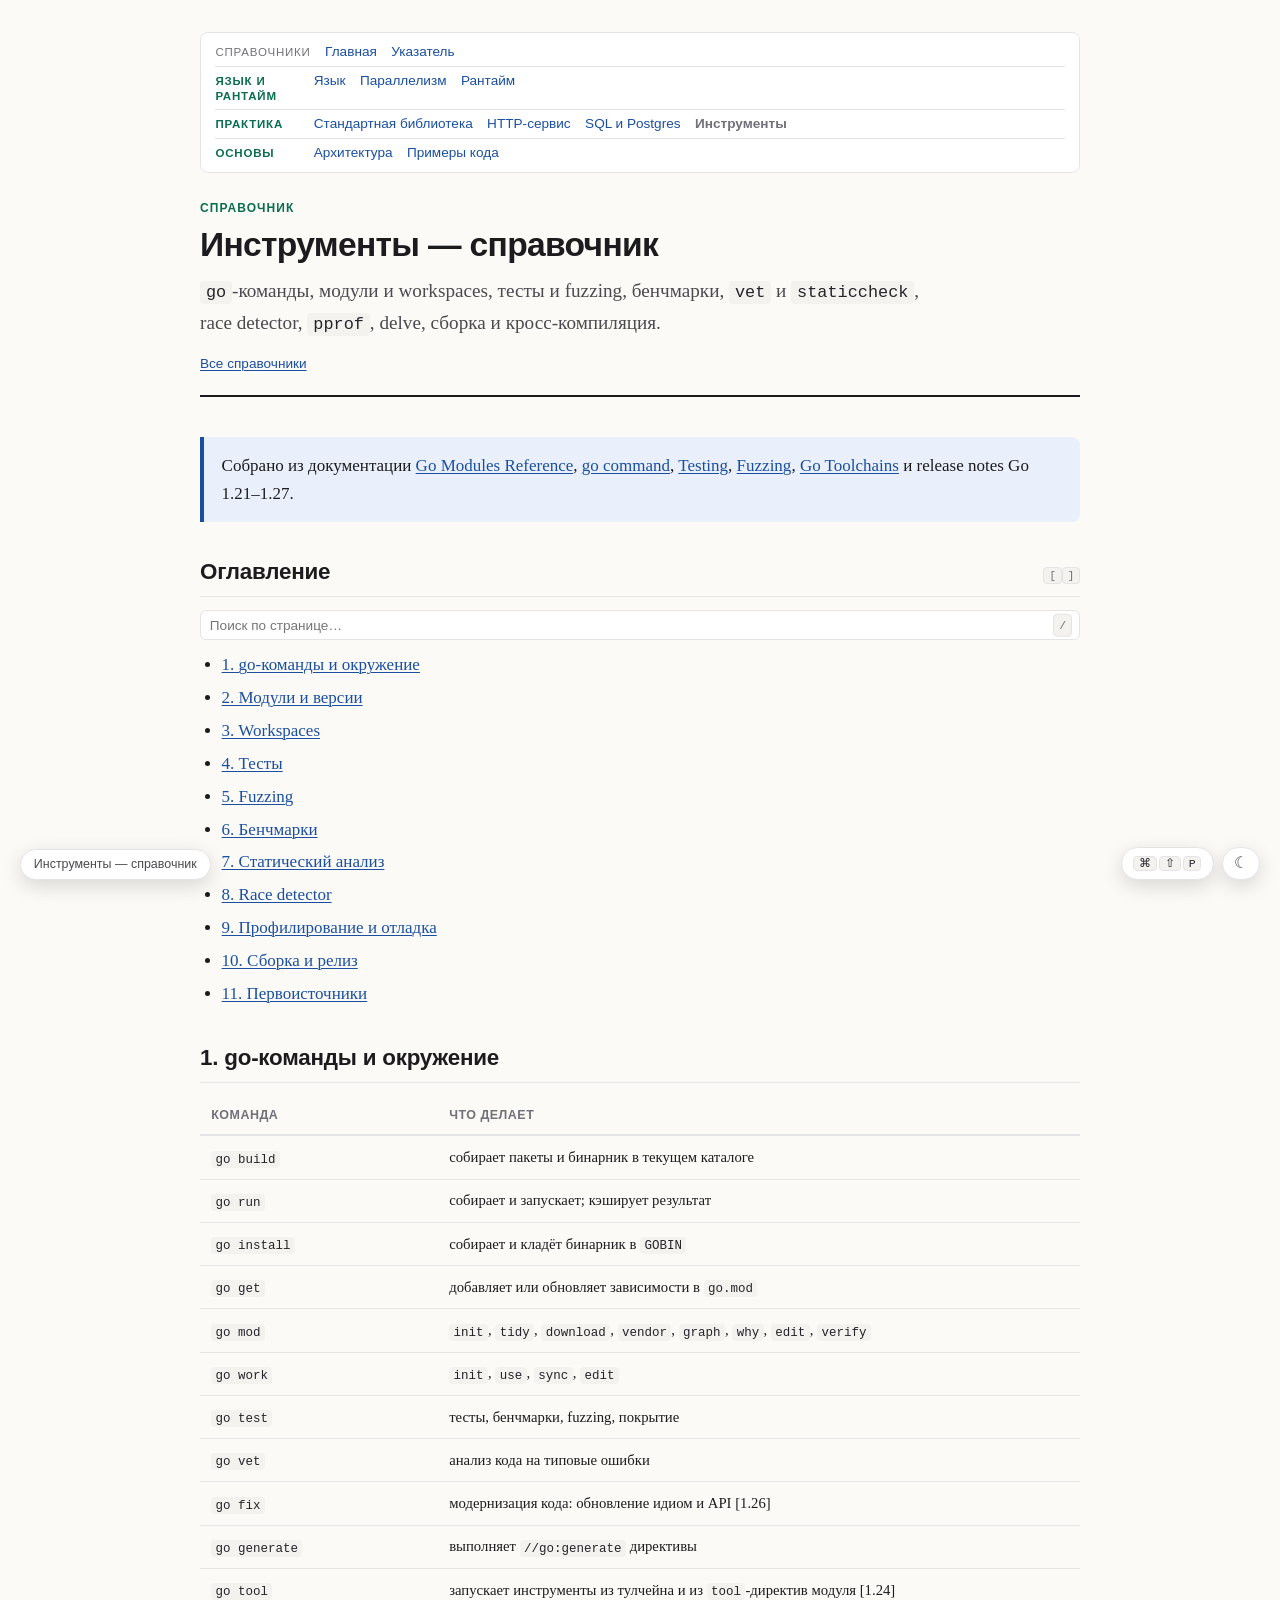
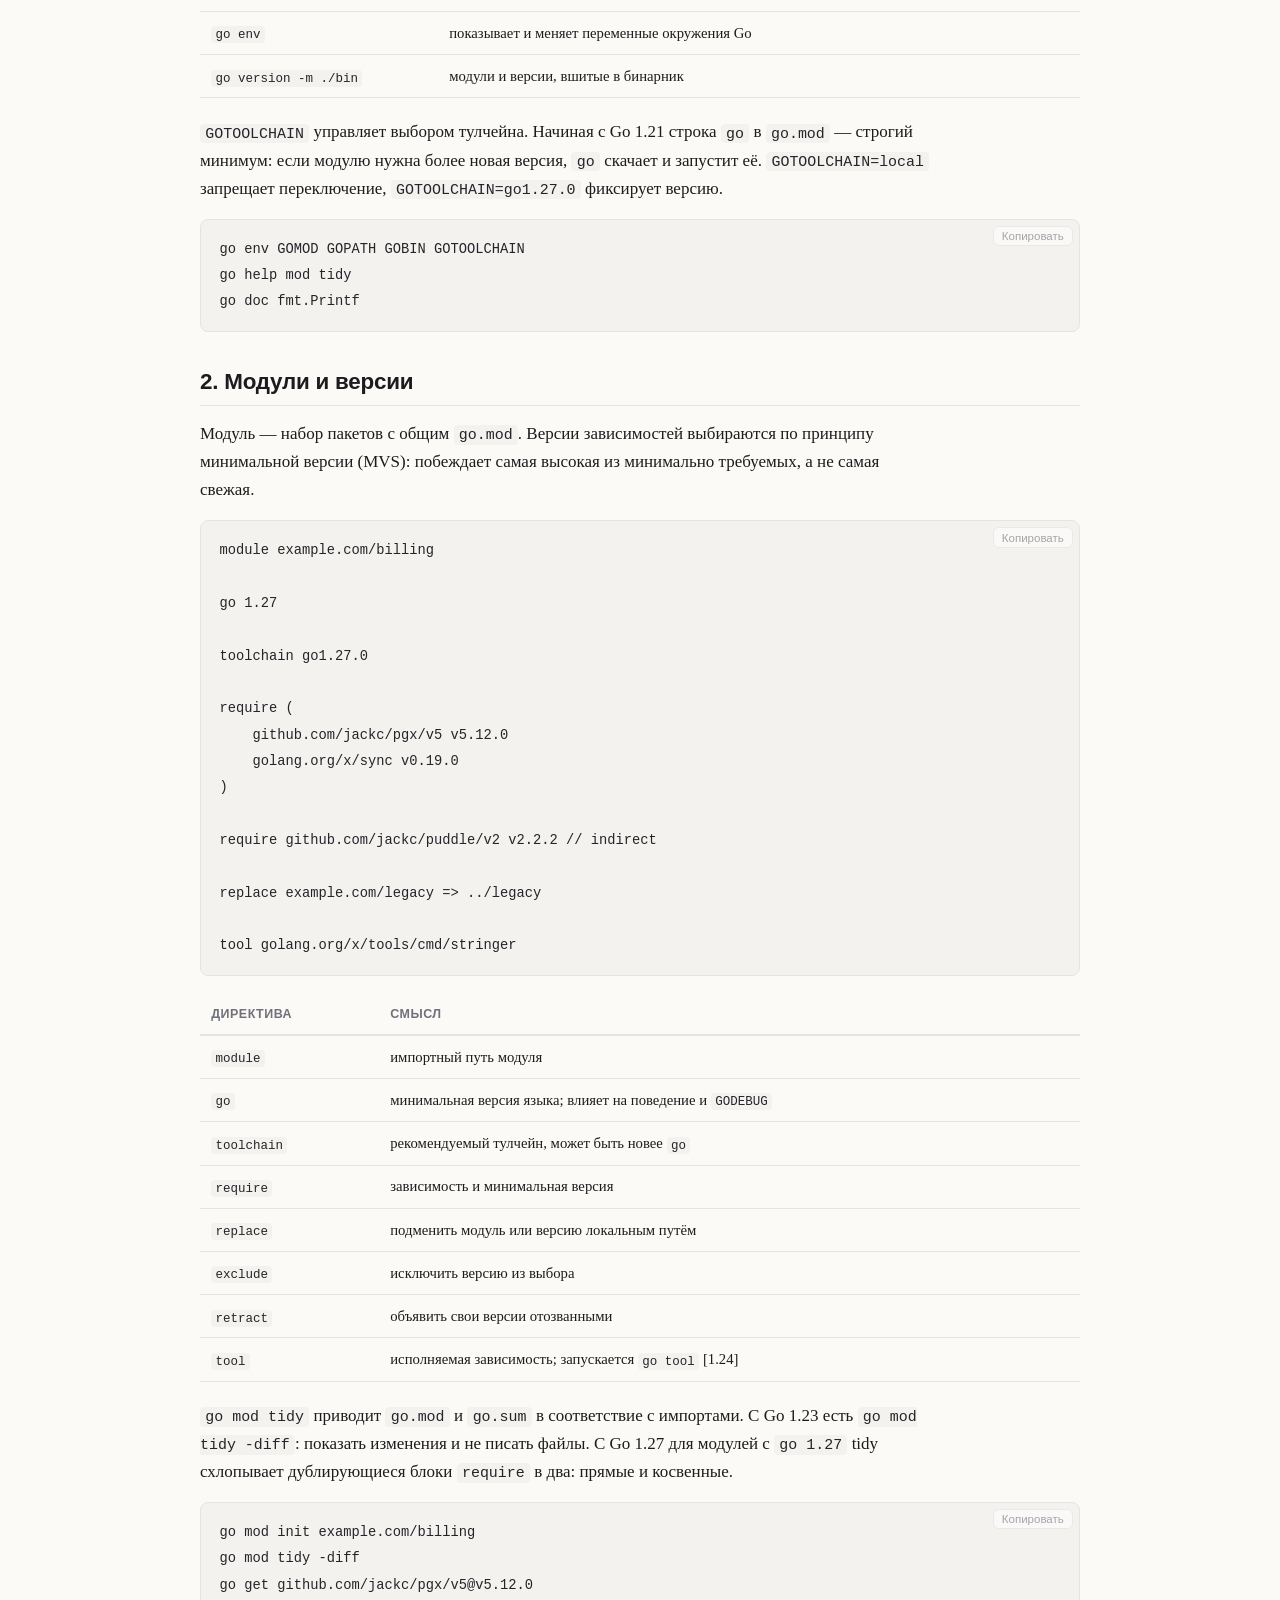
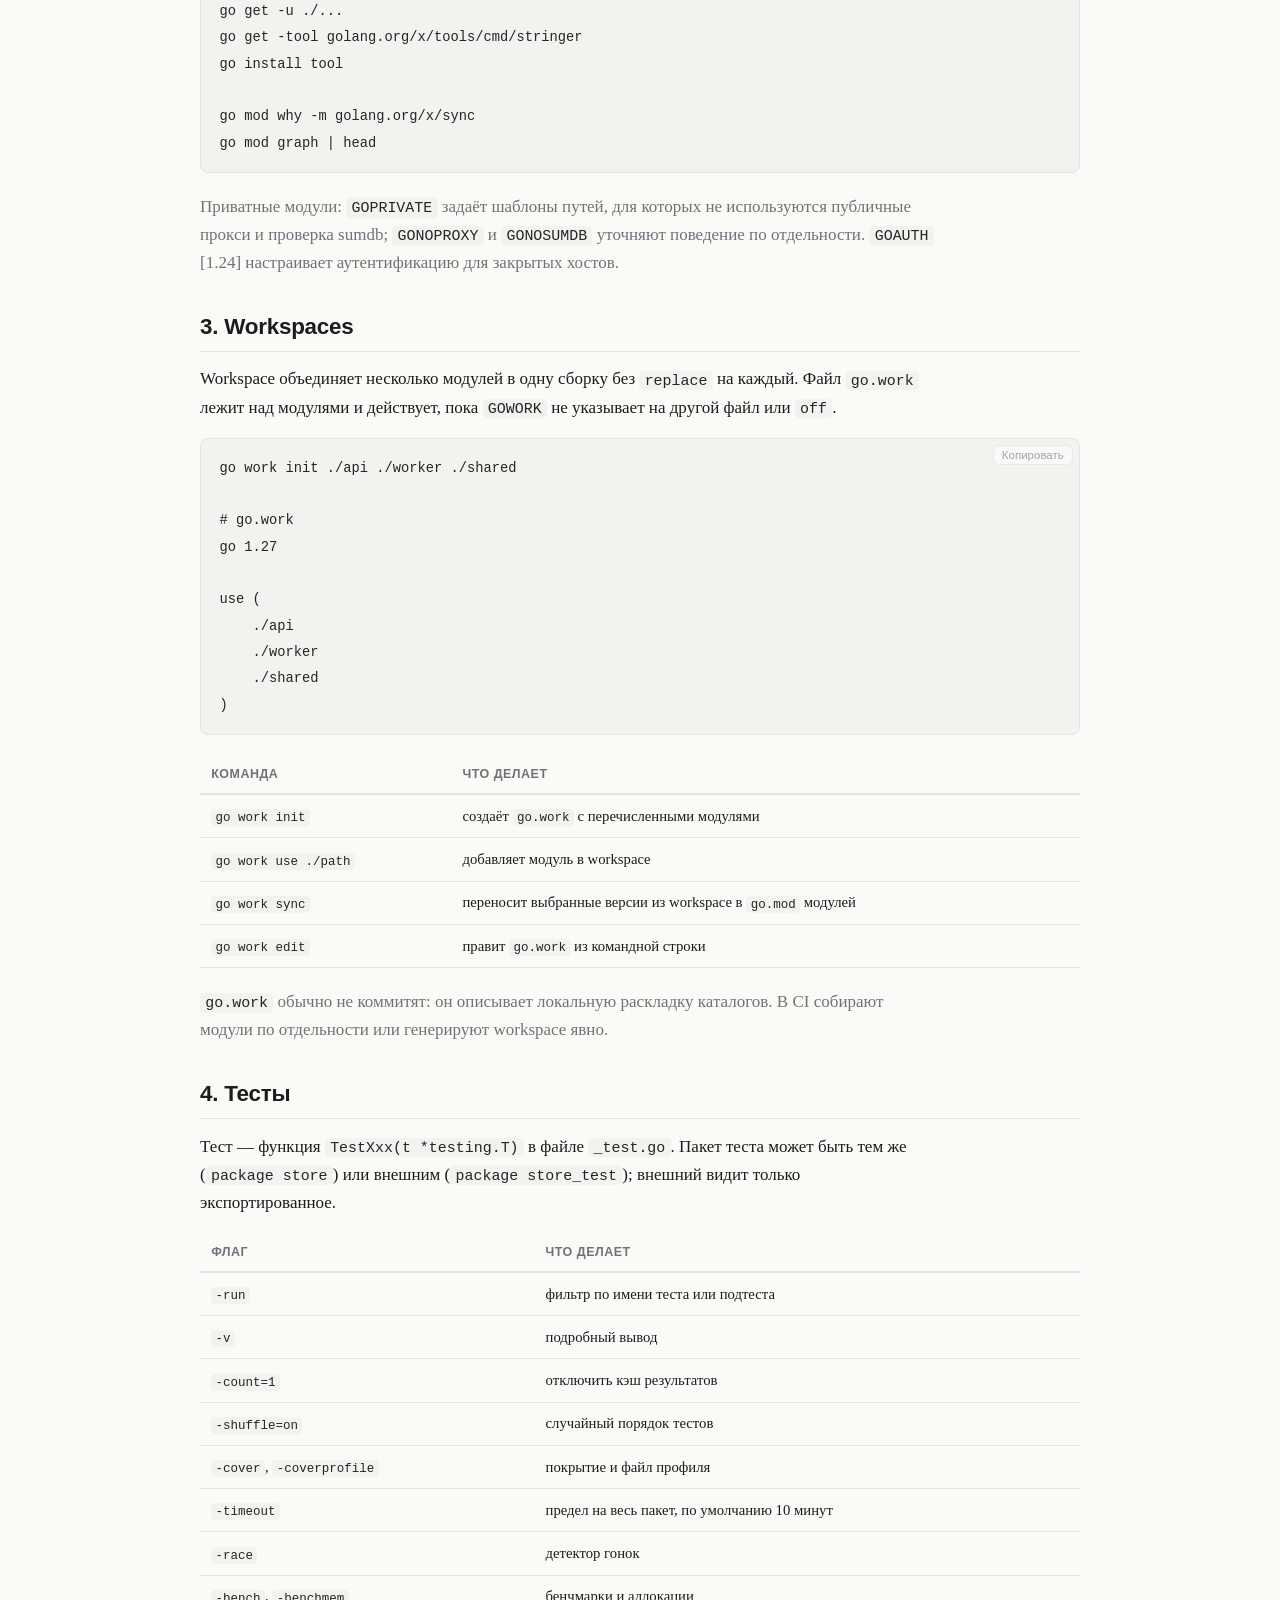
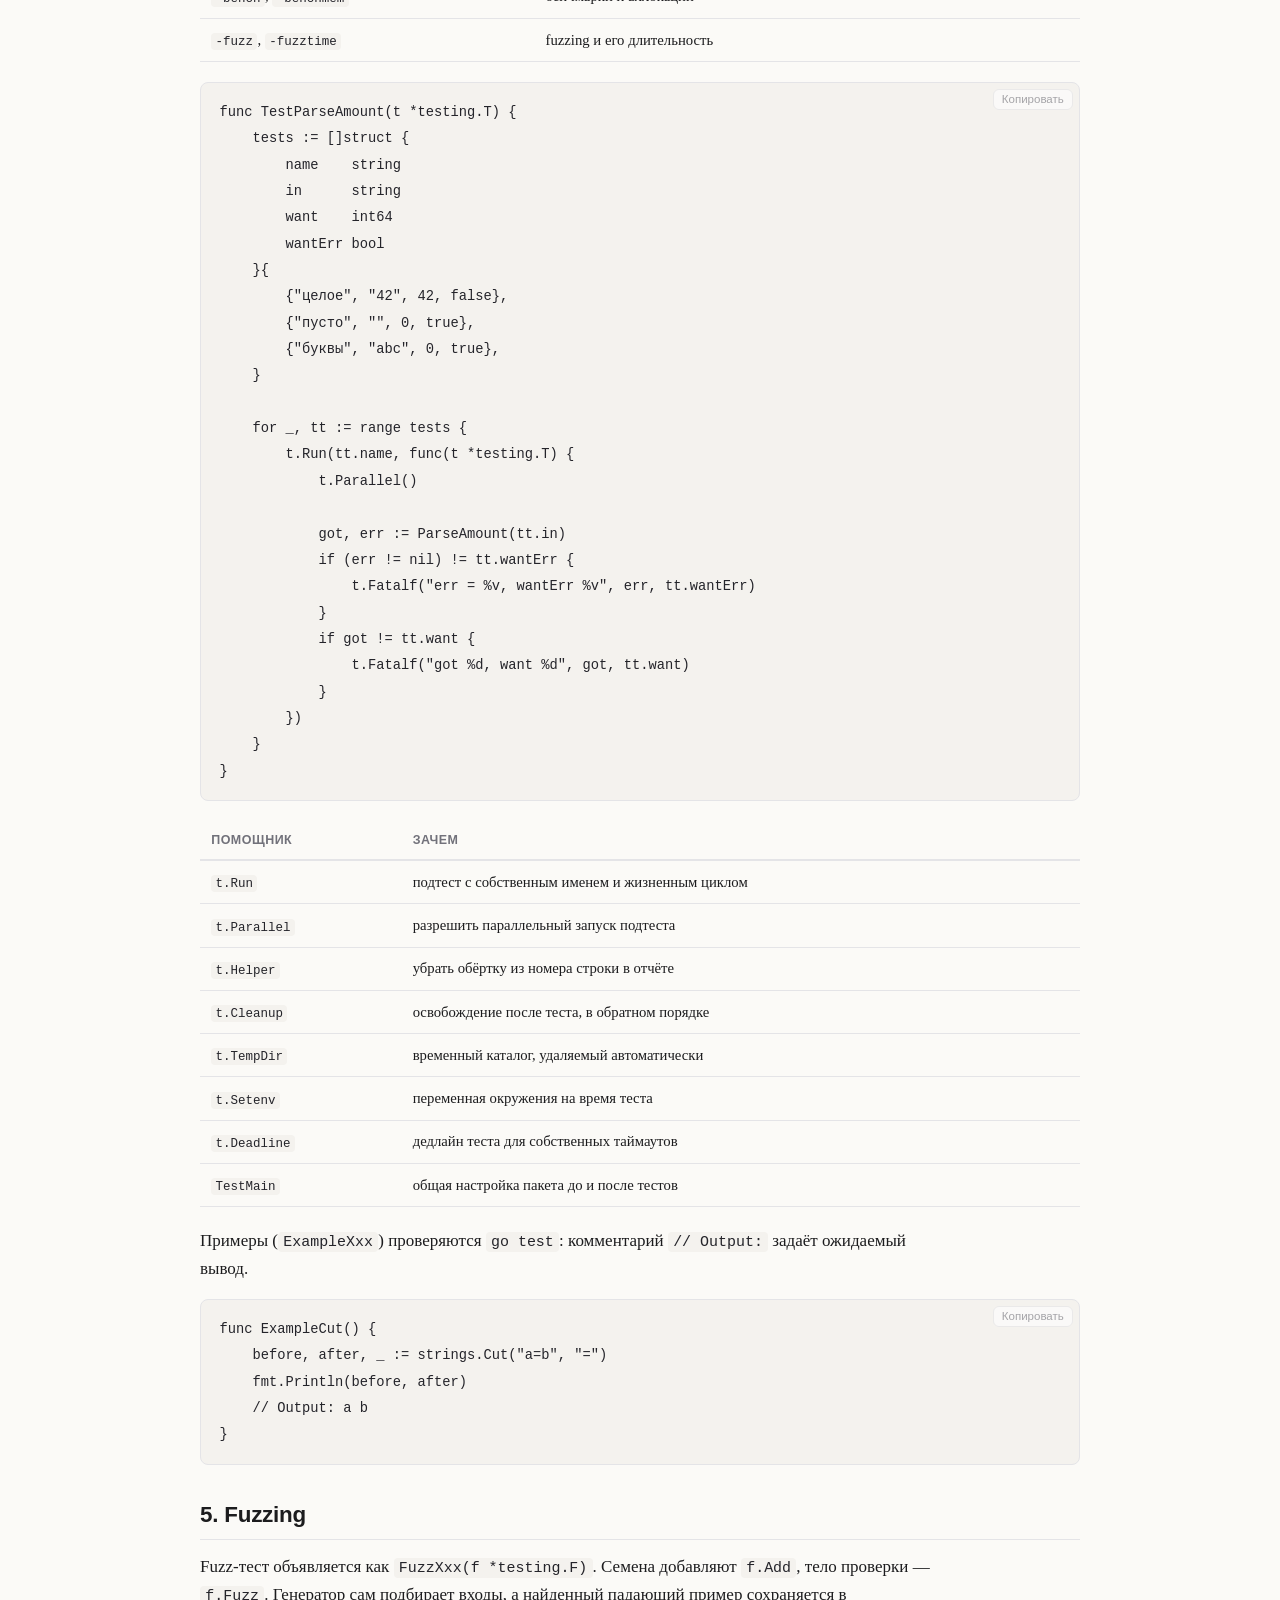
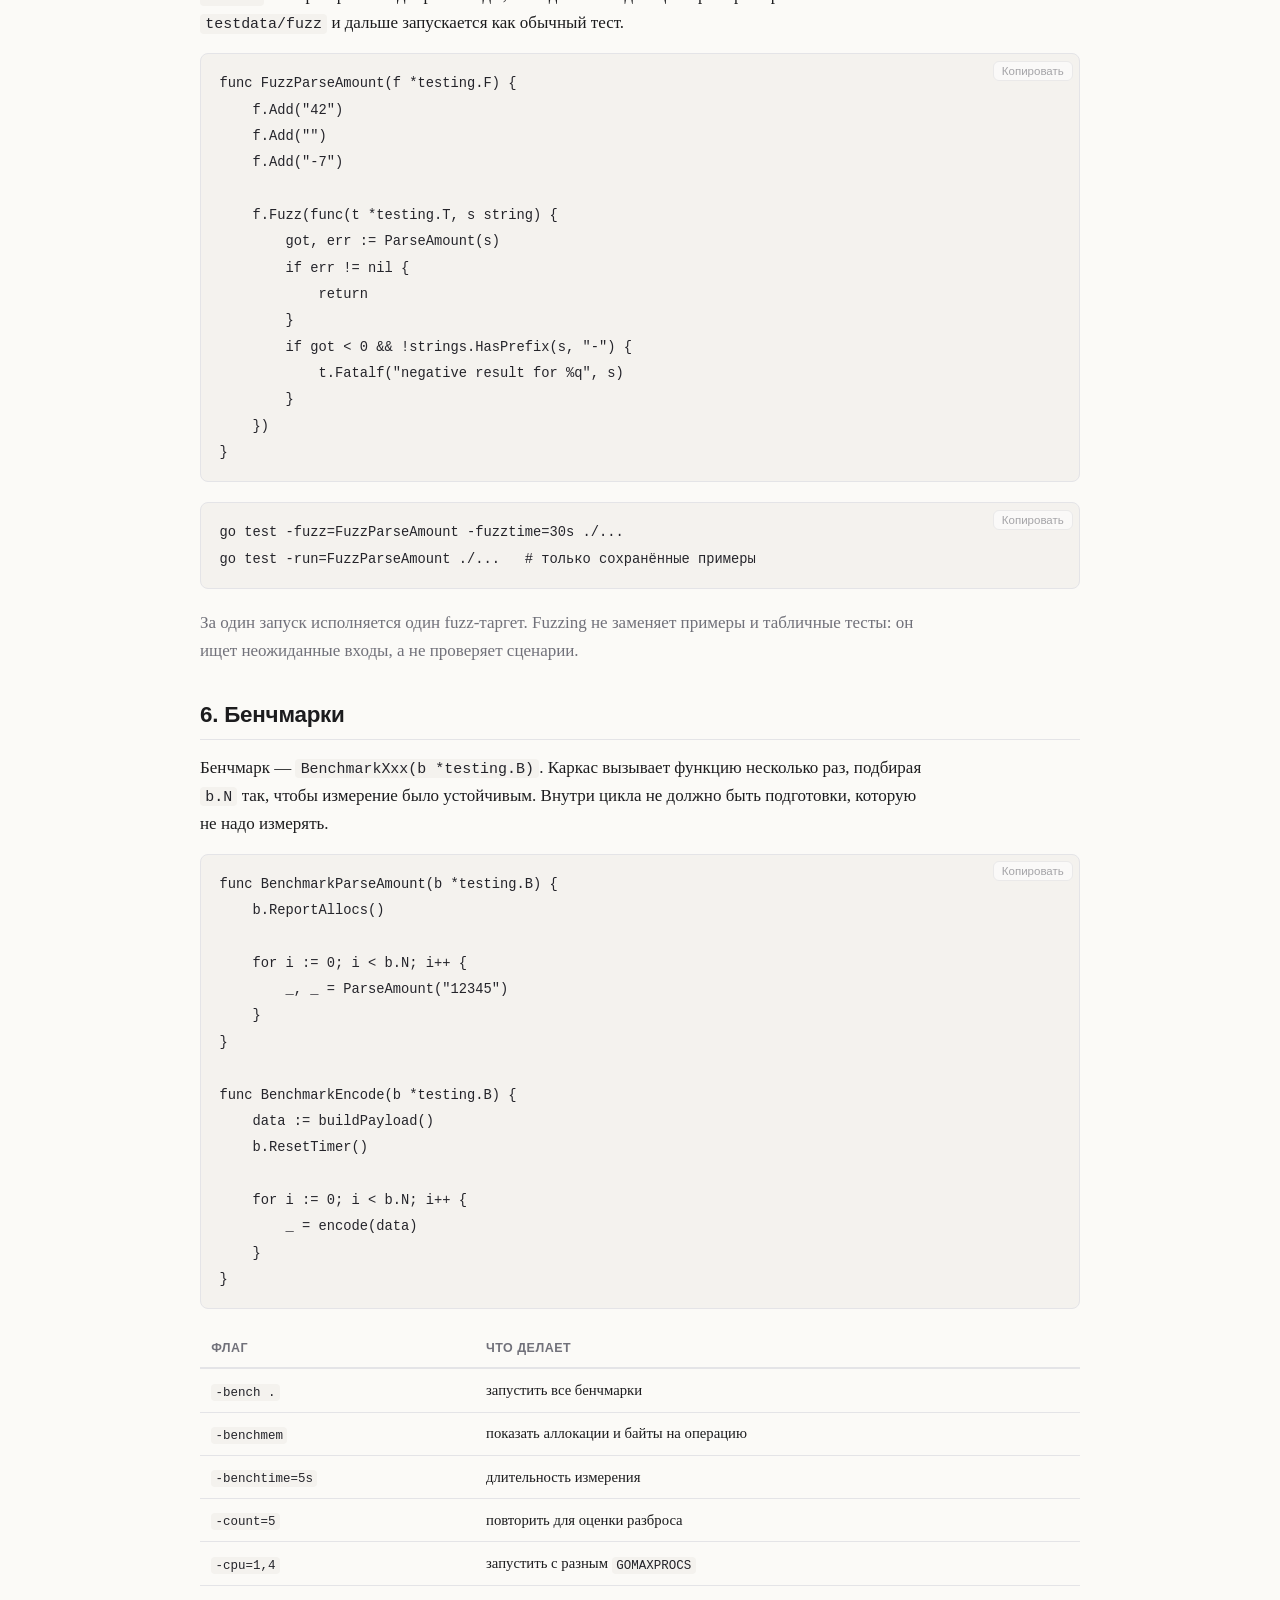
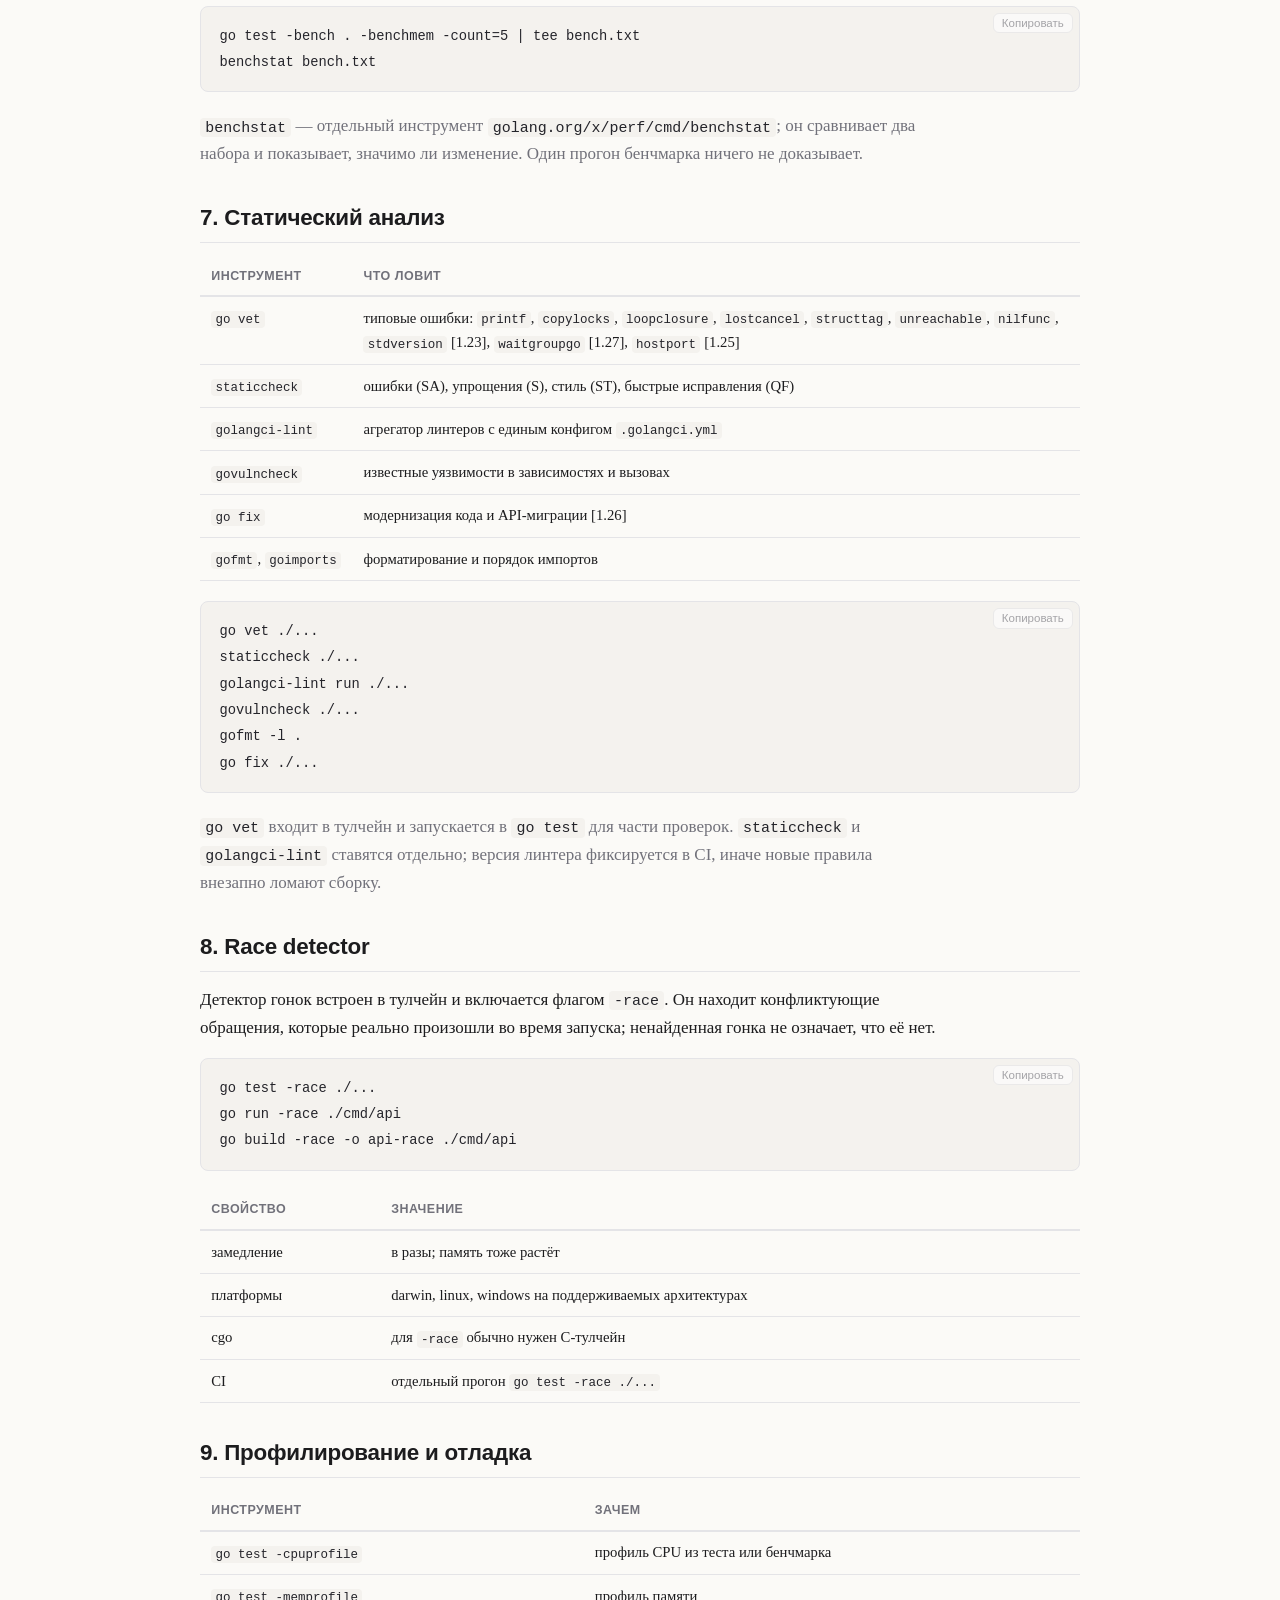
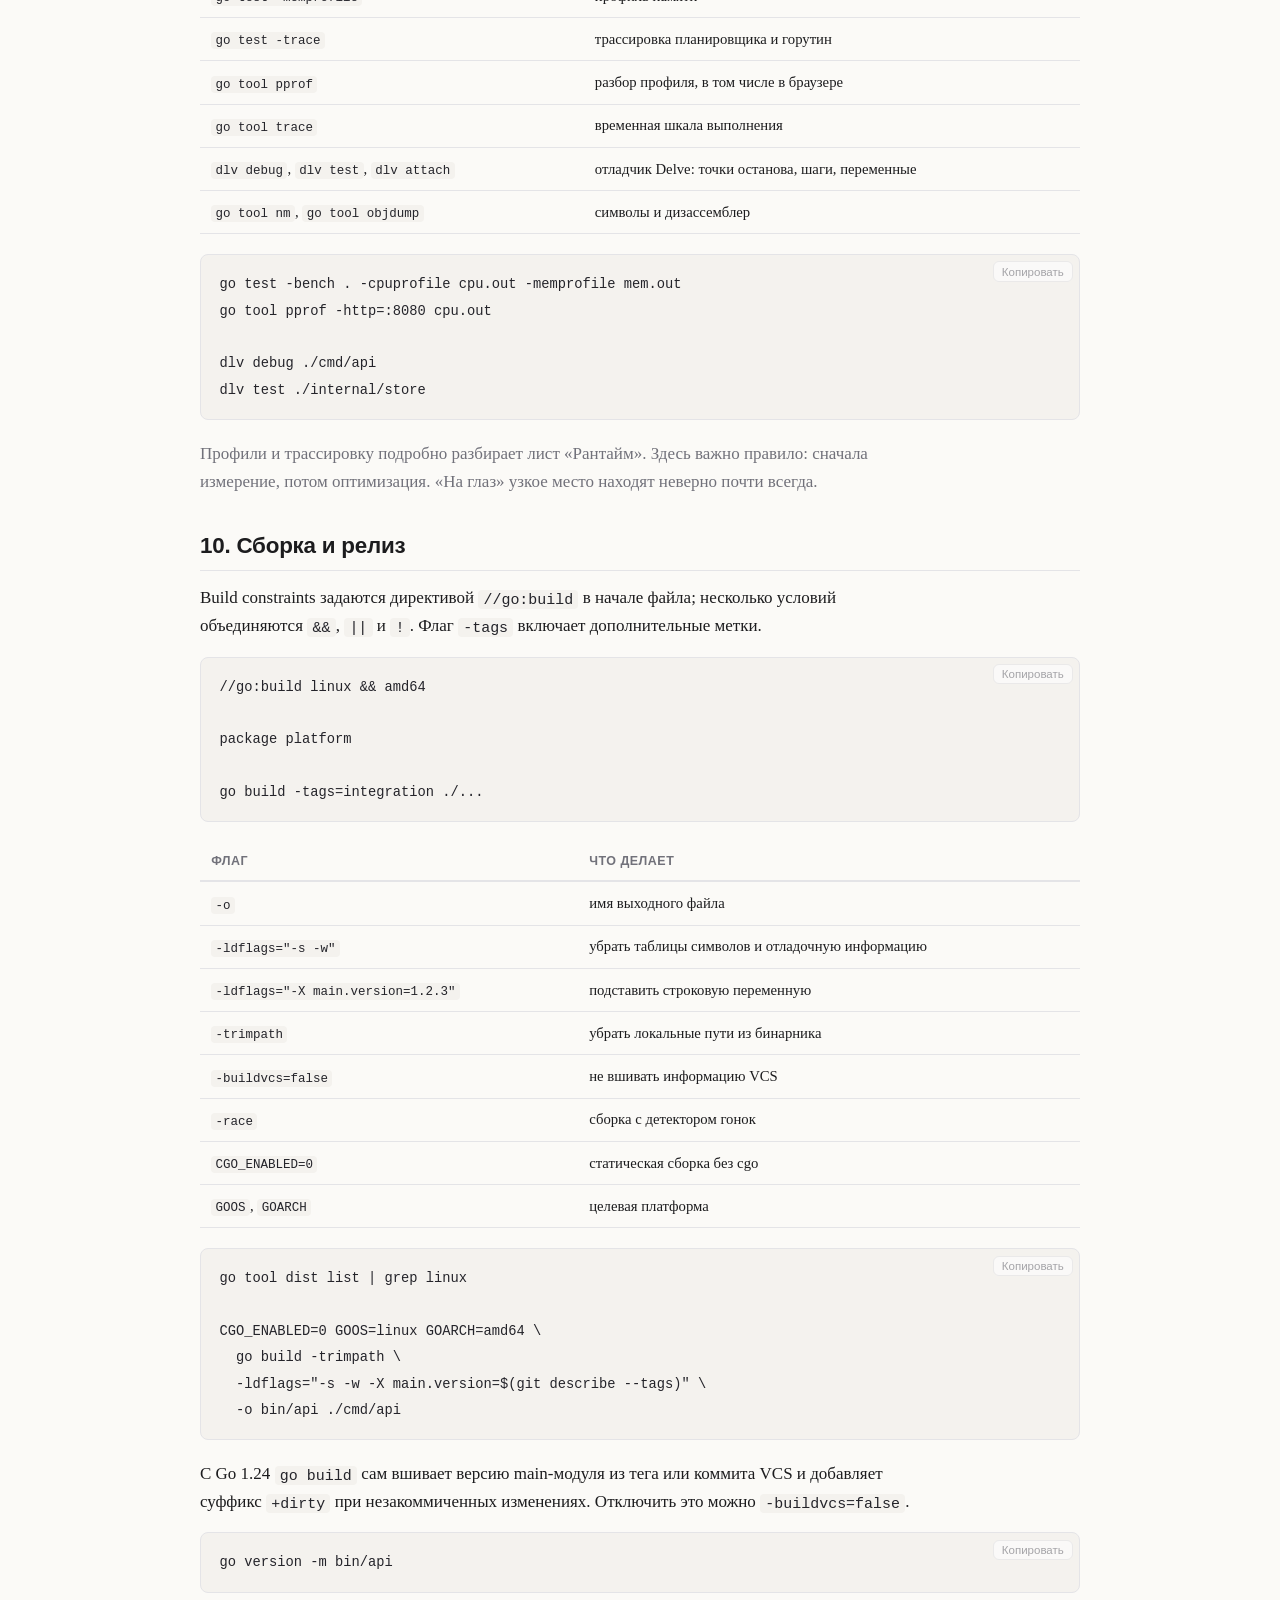
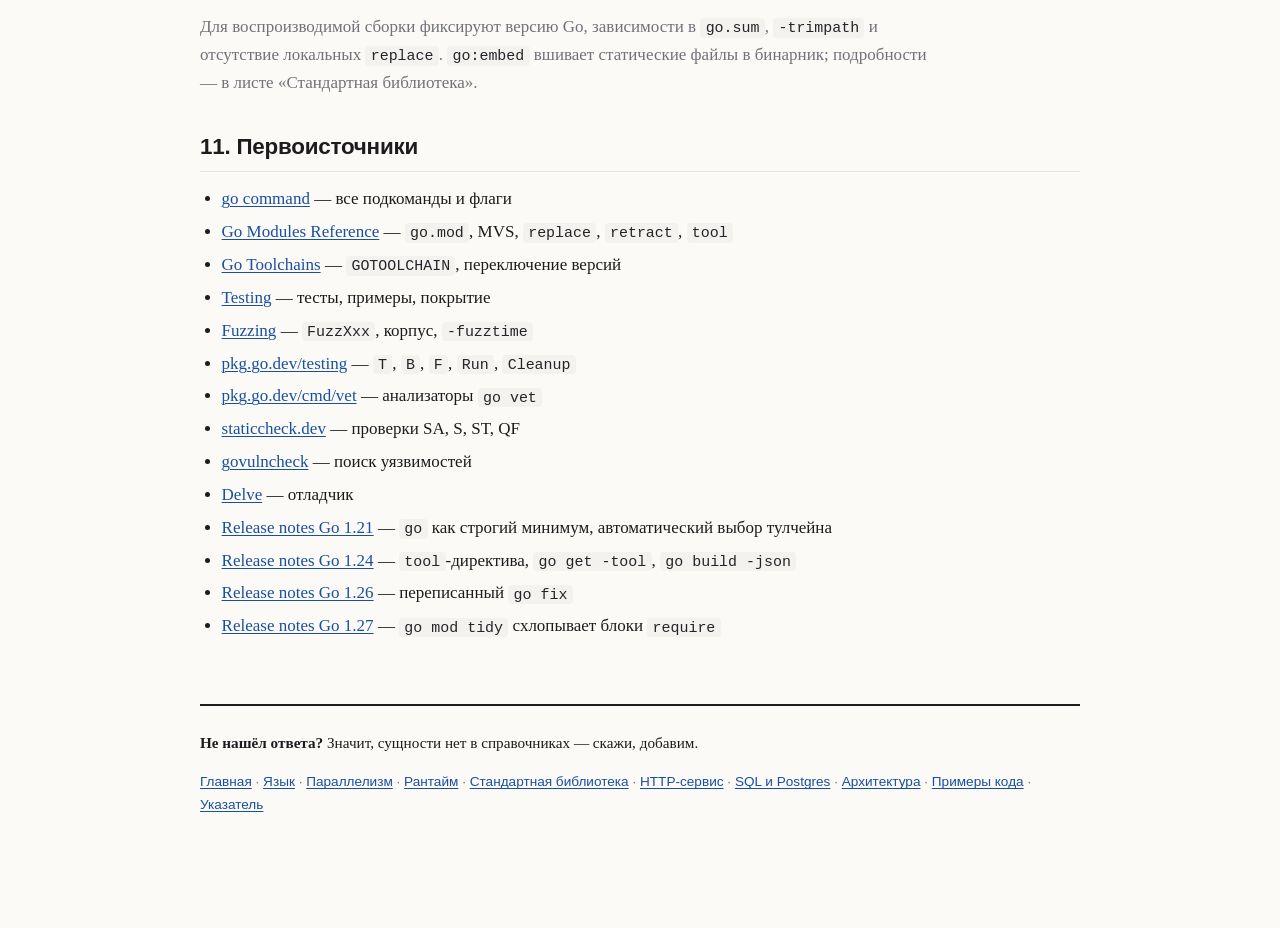
<file: tooling.html>
<!doctype html>
<html lang="ru">
<head>
<meta charset="utf-8">
<meta name="viewport" content="width=device-width, initial-scale=1">
<title>Инструменты — справочник</title>
<link rel="stylesheet" href="assets/reference.css">
<link rel="icon" type="image/svg+xml" href="assets/favicon.svg">
<script src="assets/reference.js"></script>
</head>
<body>
<main class="reference" id="top">

<div class="refside">
<nav class="refnav refnav--rows" aria-label="Справочники">
  <div class="refnav__row">
    <span class="refnav__label">Справочники</span>
    <a href="./index.html">Главная</a>
    <a href="./ukazatel.html">Указатель</a>
  </div>
  <div class="refnav__row">
    <span class="refnav__group">Язык и рантайм</span>
    <a href="./language.html">Язык</a>
    <a href="./concurrency.html">Параллелизм</a>
    <a href="./runtime.html">Рантайм</a>
  </div>
  <div class="refnav__row">
    <span class="refnav__group">Практика</span>
    <a href="./stdlib.html">Стандартная библиотека</a>
    <a href="./http-service.html">HTTP-сервис</a>
    <a href="./sql.html">SQL и Postgres</a>
    <span class="refnav__here" aria-current="page">Инструменты</span>
  </div>
  <div class="refnav__row">
    <span class="refnav__group">Основы</span>
    <a href="./architecture.html">Архитектура</a>
    <a href="./examples.html">Примеры кода</a>
  </div>
</nav>

<aside class="refkeys" aria-label="Горячие клавиши">
  <span class="refkeys__title">Горячие клавиши</span>
  <ul>
    <li><kbd>/</kbd> — поиск по странице; <kbd>Enter</kbd> — следующее совпадение</li>
    <li><kbd>Ctrl</kbd>/<kbd>Cmd</kbd>+<kbd>E</kbd> — поиск по всем справочникам (<kbd>@</kbd> — разделы)</li>
    <li><kbd>Ctrl</kbd>/<kbd>Cmd</kbd>+<kbd>E</kbd> — в палитре вниз, <kbd>+Shift</kbd> — вверх</li>
    <li><kbd>Ctrl</kbd>/<kbd>Cmd</kbd>+<kbd>Shift</kbd>+<kbd>P</kbd> — палитра команд: что можно сделать</li>
    <li><kbd>[</kbd> <kbd>]</kbd> — предыдущий / следующий раздел</li>
    <li><kbd>j</kbd> / <kbd>k</kbd> — скролл вниз / вверх</li>
    <li><kbd>g</kbd> <kbd>g</kbd> — в начало страницы</li>
    <li><kbd>G</kbd> — в конец страницы</li>
    <li><kbd>t</kbd> — скрыть оглавление</li>
    <li><kbd>n</kbd> — показать/скрыть навигацию</li>
    <li><kbd>z</kbd> — Zen-режим: только текст</li>
    <li><kbd>y</kbd> — ссылка на раздел</li>
    <li><kbd>Esc</kbd> — очистить поиск и снять фокус; в Zen — выйти</li>
  </ul>
</aside>
</div>

<header class="reference-header">
  <p class="reference-meta">Справочник</p>
  <h1>Инструменты — справочник</h1>
  <p class="lead"><code>go</code>-команды, модули и workspaces, тесты и fuzzing, бенчмарки, <code>vet</code> и <code>staticcheck</code>, race detector, <code>pprof</code>, delve, сборка и кросс-компиляция.</p>
  <p class="reference-sub"><a href="./index.html">Все справочники</a></p>
</header>

<div class="callout callout--info">
  <p>Собрано из документации <a href="https://go.dev/ref/mod">Go Modules Reference</a>, <a href="https://go.dev/cmd/go/">go command</a>, <a href="https://go.dev/doc/testing">Testing</a>, <a href="https://go.dev/doc/fuzz/">Fuzzing</a>, <a href="https://go.dev/doc/toolchain">Go Toolchains</a> и release notes Go 1.21–1.27.</p>
</div>

<nav id="toc" aria-label="Разделы страницы">
  <h2>Оглавление</h2>
  <div class="refsearch">
    <input type="search" id="refSearch" placeholder="Поиск по странице…" autocomplete="off" aria-label="Поиск по странице">
    <p class="refsearch__status" id="refSearchStatus" role="status"></p>
    <ul id="refSearchResults" class="refsearch__results" hidden></ul>
  </div>
  <ul>
    <li><a href="#commands">1. go-команды и окружение</a></li>
    <li><a href="#modules">2. Модули и версии</a></li>
    <li><a href="#workspaces">3. Workspaces</a></li>
    <li><a href="#testing">4. Тесты</a></li>
    <li><a href="#fuzzing">5. Fuzzing</a></li>
    <li><a href="#benchmarks">6. Бенчмарки</a></li>
    <li><a href="#static">7. Статический анализ</a></li>
    <li><a href="#race">8. Race detector</a></li>
    <li><a href="#profiling">9. Профилирование и отладка</a></li>
    <li><a href="#build">10. Сборка и релиз</a></li>
    <li><a href="#sources">11. Первоисточники</a></li>
  </ul>
</nav>

<section id="commands">
  <h2>1. go-команды и окружение</h2>

  <div class="table-wrap">
    <table>
      <thead><tr><th>Команда</th><th>Что делает</th></tr></thead>
      <tbody>
        <tr><td><code>go build</code></td><td>собирает пакеты и бинарник в текущем каталоге</td></tr>
        <tr><td><code>go run</code></td><td>собирает и запускает; кэширует результат</td></tr>
        <tr><td><code>go install</code></td><td>собирает и кладёт бинарник в <code>GOBIN</code></td></tr>
        <tr><td><code>go get</code></td><td>добавляет или обновляет зависимости в <code>go.mod</code></td></tr>
        <tr><td><code>go mod</code></td><td><code>init</code>, <code>tidy</code>, <code>download</code>, <code>vendor</code>, <code>graph</code>, <code>why</code>, <code>edit</code>, <code>verify</code></td></tr>
        <tr><td><code>go work</code></td><td><code>init</code>, <code>use</code>, <code>sync</code>, <code>edit</code></td></tr>
        <tr><td><code>go test</code></td><td>тесты, бенчмарки, fuzzing, покрытие</td></tr>
        <tr><td><code>go vet</code></td><td>анализ кода на типовые ошибки</td></tr>
        <tr><td><code>go fix</code></td><td>модернизация кода: обновление идиом и API [1.26]</td></tr>
        <tr><td><code>go generate</code></td><td>выполняет <code>//go:generate</code> директивы</td></tr>
        <tr><td><code>go tool</code></td><td>запускает инструменты из тулчейна и из <code>tool</code>-директив модуля [1.24]</td></tr>
        <tr><td><code>go env</code></td><td>показывает и меняет переменные окружения Go</td></tr>
        <tr><td><code>go version -m ./bin</code></td><td>модули и версии, вшитые в бинарник</td></tr>
      </tbody>
    </table>
  </div>

  <p><code>GOTOOLCHAIN</code> управляет выбором тулчейна. Начиная с Go 1.21 строка <code>go</code> в <code>go.mod</code> — строгий минимум: если модулю нужна более новая версия, <code>go</code> скачает и запустит её. <code>GOTOOLCHAIN=local</code> запрещает переключение, <code>GOTOOLCHAIN=go1.27.0</code> фиксирует версию.</p>

  <pre><code>go env GOMOD GOPATH GOBIN GOTOOLCHAIN
go help mod tidy
go doc fmt.Printf</code></pre>
</section>

<section id="modules">
  <h2>2. Модули и версии</h2>

  <p>Модуль — набор пакетов с общим <code>go.mod</code>. Версии зависимостей выбираются по принципу минимальной версии (MVS): побеждает самая высокая из минимально требуемых, а не самая свежая.</p>

  <pre><code>module example.com/billing

go 1.27

toolchain go1.27.0

require (
    github.com/jackc/pgx/v5 v5.12.0
    golang.org/x/sync v0.19.0
)

require github.com/jackc/puddle/v2 v2.2.2 // indirect

replace example.com/legacy =&gt; ../legacy

tool golang.org/x/tools/cmd/stringer</code></pre>

  <div class="table-wrap">
    <table>
      <thead><tr><th>Директива</th><th>Смысл</th></tr></thead>
      <tbody>
        <tr><td><code>module</code></td><td>импортный путь модуля</td></tr>
        <tr><td><code>go</code></td><td>минимальная версия языка; влияет на поведение и <code>GODEBUG</code></td></tr>
        <tr><td><code>toolchain</code></td><td>рекомендуемый тулчейн, может быть новее <code>go</code></td></tr>
        <tr><td><code>require</code></td><td>зависимость и минимальная версия</td></tr>
        <tr><td><code>replace</code></td><td>подменить модуль или версию локальным путём</td></tr>
        <tr><td><code>exclude</code></td><td>исключить версию из выбора</td></tr>
        <tr><td><code>retract</code></td><td>объявить свои версии отозванными</td></tr>
        <tr><td><code>tool</code></td><td>исполняемая зависимость; запускается <code>go tool</code> [1.24]</td></tr>
      </tbody>
    </table>
  </div>

  <p><code>go mod tidy</code> приводит <code>go.mod</code> и <code>go.sum</code> в соответствие с импортами. С Go 1.23 есть <code>go mod tidy -diff</code>: показать изменения и не писать файлы. С Go 1.27 для модулей с <code>go 1.27</code> tidy схлопывает дублирующиеся блоки <code>require</code> в два: прямые и косвенные.</p>

  <pre><code>go mod init example.com/billing
go mod tidy -diff
go get github.com/jackc/pgx/v5@v5.12.0
go get -u ./...
go get -tool golang.org/x/tools/cmd/stringer
go install tool

go mod why -m golang.org/x/sync
go mod graph | head</code></pre>

  <p class="is-muted">Приватные модули: <code>GOPRIVATE</code> задаёт шаблоны путей, для которых не используются публичные прокси и проверка sumdb; <code>GONOPROXY</code> и <code>GONOSUMDB</code> уточняют поведение по отдельности. <code>GOAUTH</code> [1.24] настраивает аутентификацию для закрытых хостов.</p>
</section>

<section id="workspaces">
  <h2>3. Workspaces</h2>

  <p>Workspace объединяет несколько модулей в одну сборку без <code>replace</code> на каждый. Файл <code>go.work</code> лежит над модулями и действует, пока <code>GOWORK</code> не указывает на другой файл или <code>off</code>.</p>

  <pre><code>go work init ./api ./worker ./shared

# go.work
go 1.27

use (
    ./api
    ./worker
    ./shared
)</code></pre>

  <div class="table-wrap">
    <table>
      <thead><tr><th>Команда</th><th>Что делает</th></tr></thead>
      <tbody>
        <tr><td><code>go work init</code></td><td>создаёт <code>go.work</code> с перечисленными модулями</td></tr>
        <tr><td><code>go work use ./path</code></td><td>добавляет модуль в workspace</td></tr>
        <tr><td><code>go work sync</code></td><td>переносит выбранные версии из workspace в <code>go.mod</code> модулей</td></tr>
        <tr><td><code>go work edit</code></td><td>правит <code>go.work</code> из командной строки</td></tr>
      </tbody>
    </table>
  </div>

  <p class="is-muted"><code>go.work</code> обычно не коммитят: он описывает локальную раскладку каталогов. В CI собирают модули по отдельности или генерируют workspace явно.</p>
</section>

<section id="testing">
  <h2>4. Тесты</h2>

  <p>Тест — функция <code>TestXxx(t *testing.T)</code> в файле <code>_test.go</code>. Пакет теста может быть тем же (<code>package store</code>) или внешним (<code>package store_test</code>); внешний видит только экспортированное.</p>

  <div class="table-wrap">
    <table>
      <thead><tr><th>Флаг</th><th>Что делает</th></tr></thead>
      <tbody>
        <tr><td><code>-run</code></td><td>фильтр по имени теста или подтеста</td></tr>
        <tr><td><code>-v</code></td><td>подробный вывод</td></tr>
        <tr><td><code>-count=1</code></td><td>отключить кэш результатов</td></tr>
        <tr><td><code>-shuffle=on</code></td><td>случайный порядок тестов</td></tr>
        <tr><td><code>-cover</code>, <code>-coverprofile</code></td><td>покрытие и файл профиля</td></tr>
        <tr><td><code>-timeout</code></td><td>предел на весь пакет, по умолчанию 10 минут</td></tr>
        <tr><td><code>-race</code></td><td>детектор гонок</td></tr>
        <tr><td><code>-bench</code>, <code>-benchmem</code></td><td>бенчмарки и аллокации</td></tr>
        <tr><td><code>-fuzz</code>, <code>-fuzztime</code></td><td>fuzzing и его длительность</td></tr>
      </tbody>
    </table>
  </div>

  <pre><code>func TestParseAmount(t *testing.T) {
    tests := []struct {
        name    string
        in      string
        want    int64
        wantErr bool
    }{
        {"целое", "42", 42, false},
        {"пусто", "", 0, true},
        {"буквы", "abc", 0, true},
    }

    for _, tt := range tests {
        t.Run(tt.name, func(t *testing.T) {
            t.Parallel()

            got, err := ParseAmount(tt.in)
            if (err != nil) != tt.wantErr {
                t.Fatalf("err = %v, wantErr %v", err, tt.wantErr)
            }
            if got != tt.want {
                t.Fatalf("got %d, want %d", got, tt.want)
            }
        })
    }
}</code></pre>

  <div class="table-wrap">
    <table>
      <thead><tr><th>Помощник</th><th>Зачем</th></tr></thead>
      <tbody>
        <tr><td><code>t.Run</code></td><td>подтест с собственным именем и жизненным циклом</td></tr>
        <tr><td><code>t.Parallel</code></td><td>разрешить параллельный запуск подтеста</td></tr>
        <tr><td><code>t.Helper</code></td><td>убрать обёртку из номера строки в отчёте</td></tr>
        <tr><td><code>t.Cleanup</code></td><td>освобождение после теста, в обратном порядке</td></tr>
        <tr><td><code>t.TempDir</code></td><td>временный каталог, удаляемый автоматически</td></tr>
        <tr><td><code>t.Setenv</code></td><td>переменная окружения на время теста</td></tr>
        <tr><td><code>t.Deadline</code></td><td>дедлайн теста для собственных таймаутов</td></tr>
        <tr><td><code>TestMain</code></td><td>общая настройка пакета до и после тестов</td></tr>
      </tbody>
    </table>
  </div>

  <p>Примеры (<code>ExampleXxx</code>) проверяются <code>go test</code>: комментарий <code>// Output:</code> задаёт ожидаемый вывод.</p>

  <pre><code>func ExampleCut() {
    before, after, _ := strings.Cut("a=b", "=")
    fmt.Println(before, after)
    // Output: a b
}</code></pre>
</section>

<section id="fuzzing">
  <h2>5. Fuzzing</h2>

  <p>Fuzz-тест объявляется как <code>FuzzXxx(f *testing.F)</code>. Семена добавляют <code>f.Add</code>, тело проверки — <code>f.Fuzz</code>. Генератор сам подбирает входы, а найденный падающий пример сохраняется в <code>testdata/fuzz</code> и дальше запускается как обычный тест.</p>

  <pre><code>func FuzzParseAmount(f *testing.F) {
    f.Add("42")
    f.Add("")
    f.Add("-7")

    f.Fuzz(func(t *testing.T, s string) {
        got, err := ParseAmount(s)
        if err != nil {
            return
        }
        if got &lt; 0 &amp;&amp; !strings.HasPrefix(s, "-") {
            t.Fatalf("negative result for %q", s)
        }
    })
}</code></pre>

  <pre><code>go test -fuzz=FuzzParseAmount -fuzztime=30s ./...
go test -run=FuzzParseAmount ./...   # только сохранённые примеры</code></pre>

  <p class="is-muted">За один запуск исполняется один fuzz-таргет. Fuzzing не заменяет примеры и табличные тесты: он ищет неожиданные входы, а не проверяет сценарии.</p>
</section>

<section id="benchmarks">
  <h2>6. Бенчмарки</h2>

  <p>Бенчмарк — <code>BenchmarkXxx(b *testing.B)</code>. Каркас вызывает функцию несколько раз, подбирая <code>b.N</code> так, чтобы измерение было устойчивым. Внутри цикла не должно быть подготовки, которую не надо измерять.</p>

  <pre><code>func BenchmarkParseAmount(b *testing.B) {
    b.ReportAllocs()

    for i := 0; i &lt; b.N; i++ {
        _, _ = ParseAmount("12345")
    }
}

func BenchmarkEncode(b *testing.B) {
    data := buildPayload()
    b.ResetTimer()

    for i := 0; i &lt; b.N; i++ {
        _ = encode(data)
    }
}</code></pre>

  <div class="table-wrap">
    <table>
      <thead><tr><th>Флаг</th><th>Что делает</th></tr></thead>
      <tbody>
        <tr><td><code>-bench .</code></td><td>запустить все бенчмарки</td></tr>
        <tr><td><code>-benchmem</code></td><td>показать аллокации и байты на операцию</td></tr>
        <tr><td><code>-benchtime=5s</code></td><td>длительность измерения</td></tr>
        <tr><td><code>-count=5</code></td><td>повторить для оценки разброса</td></tr>
        <tr><td><code>-cpu=1,4</code></td><td>запустить с разным <code>GOMAXPROCS</code></td></tr>
      </tbody>
    </table>
  </div>

  <pre><code>go test -bench . -benchmem -count=5 | tee bench.txt
benchstat bench.txt</code></pre>

  <p class="is-muted"><code>benchstat</code> — отдельный инструмент <code>golang.org/x/perf/cmd/benchstat</code>; он сравнивает два набора и показывает, значимо ли изменение. Один прогон бенчмарка ничего не доказывает.</p>
</section>

<section id="static">
  <h2>7. Статический анализ</h2>

  <div class="table-wrap">
    <table>
      <thead><tr><th>Инструмент</th><th>Что ловит</th></tr></thead>
      <tbody>
        <tr><td><code>go vet</code></td><td>типовые ошибки: <code>printf</code>, <code>copylocks</code>, <code>loopclosure</code>, <code>lostcancel</code>, <code>structtag</code>, <code>unreachable</code>, <code>nilfunc</code>, <code>stdversion</code> [1.23], <code>waitgroupgo</code> [1.27], <code>hostport</code> [1.25]</td></tr>
        <tr><td><code>staticcheck</code></td><td>ошибки (SA), упрощения (S), стиль (ST), быстрые исправления (QF)</td></tr>
        <tr><td><code>golangci-lint</code></td><td>агрегатор линтеров с единым конфигом <code>.golangci.yml</code></td></tr>
        <tr><td><code>govulncheck</code></td><td>известные уязвимости в зависимостях и вызовах</td></tr>
        <tr><td><code>go fix</code></td><td>модернизация кода и API-миграции [1.26]</td></tr>
        <tr><td><code>gofmt</code>, <code>goimports</code></td><td>форматирование и порядок импортов</td></tr>
      </tbody>
    </table>
  </div>

  <pre><code>go vet ./...
staticcheck ./...
golangci-lint run ./...
govulncheck ./...
gofmt -l .
go fix ./...</code></pre>

  <p class="is-muted"><code>go vet</code> входит в тулчейн и запускается в <code>go test</code> для части проверок. <code>staticcheck</code> и <code>golangci-lint</code> ставятся отдельно; версия линтера фиксируется в CI, иначе новые правила внезапно ломают сборку.</p>
</section>

<section id="race">
  <h2>8. Race detector</h2>

  <p>Детектор гонок встроен в тулчейн и включается флагом <code>-race</code>. Он находит конфликтующие обращения, которые реально произошли во время запуска; ненайденная гонка не означает, что её нет.</p>

  <pre><code>go test -race ./...
go run -race ./cmd/api
go build -race -o api-race ./cmd/api</code></pre>

  <div class="table-wrap">
    <table>
      <thead><tr><th>Свойство</th><th>Значение</th></tr></thead>
      <tbody>
        <tr><td>замедление</td><td>в разы; память тоже растёт</td></tr>
        <tr><td>платформы</td><td>darwin, linux, windows на поддерживаемых архитектурах</td></tr>
        <tr><td>cgo</td><td>для <code>-race</code> обычно нужен C-тулчейн</td></tr>
        <tr><td>CI</td><td>отдельный прогон <code>go test -race ./...</code></td></tr>
      </tbody>
    </table>
  </div>
</section>

<section id="profiling">
  <h2>9. Профилирование и отладка</h2>

  <div class="table-wrap">
    <table>
      <thead><tr><th>Инструмент</th><th>Зачем</th></tr></thead>
      <tbody>
        <tr><td><code>go test -cpuprofile</code></td><td>профиль CPU из теста или бенчмарка</td></tr>
        <tr><td><code>go test -memprofile</code></td><td>профиль памяти</td></tr>
        <tr><td><code>go test -trace</code></td><td>трассировка планировщика и горутин</td></tr>
        <tr><td><code>go tool pprof</code></td><td>разбор профиля, в том числе в браузере</td></tr>
        <tr><td><code>go tool trace</code></td><td>временная шкала выполнения</td></tr>
        <tr><td><code>dlv debug</code>, <code>dlv test</code>, <code>dlv attach</code></td><td>отладчик Delve: точки останова, шаги, переменные</td></tr>
        <tr><td><code>go tool nm</code>, <code>go tool objdump</code></td><td>символы и дизассемблер</td></tr>
      </tbody>
    </table>
  </div>

  <pre><code>go test -bench . -cpuprofile cpu.out -memprofile mem.out
go tool pprof -http=:8080 cpu.out

dlv debug ./cmd/api
dlv test ./internal/store</code></pre>

  <p class="is-muted">Профили и трассировку подробно разбирает лист «Рантайм». Здесь важно правило: сначала измерение, потом оптимизация. «На глаз» узкое место находят неверно почти всегда.</p>
</section>

<section id="build">
  <h2>10. Сборка и релиз</h2>

  <p>Build constraints задаются директивой <code>//go:build</code> в начале файла; несколько условий объединяются <code>&amp;&amp;</code>, <code>||</code> и <code>!</code>. Флаг <code>-tags</code> включает дополнительные метки.</p>

  <pre><code>//go:build linux &amp;&amp; amd64

package platform

go build -tags=integration ./...</code></pre>

  <div class="table-wrap">
    <table>
      <thead><tr><th>Флаг</th><th>Что делает</th></tr></thead>
      <tbody>
        <tr><td><code>-o</code></td><td>имя выходного файла</td></tr>
        <tr><td><code>-ldflags="-s -w"</code></td><td>убрать таблицы символов и отладочную информацию</td></tr>
        <tr><td><code>-ldflags="-X main.version=1.2.3"</code></td><td>подставить строковую переменную</td></tr>
        <tr><td><code>-trimpath</code></td><td>убрать локальные пути из бинарника</td></tr>
        <tr><td><code>-buildvcs=false</code></td><td>не вшивать информацию VCS</td></tr>
        <tr><td><code>-race</code></td><td>сборка с детектором гонок</td></tr>
        <tr><td><code>CGO_ENABLED=0</code></td><td>статическая сборка без cgo</td></tr>
        <tr><td><code>GOOS</code>, <code>GOARCH</code></td><td>целевая платформа</td></tr>
      </tbody>
    </table>
  </div>

  <pre><code>go tool dist list | grep linux

CGO_ENABLED=0 GOOS=linux GOARCH=amd64 \
  go build -trimpath \
  -ldflags="-s -w -X main.version=$(git describe --tags)" \
  -o bin/api ./cmd/api</code></pre>

  <p>С Go 1.24 <code>go build</code> сам вшивает версию main-модуля из тега или коммита VCS и добавляет суффикс <code>+dirty</code> при незакоммиченных изменениях. Отключить это можно <code>-buildvcs=false</code>.</p>

  <pre><code>go version -m bin/api</code></pre>

  <p class="is-muted">Для воспроизводимой сборки фиксируют версию Go, зависимости в <code>go.sum</code>, <code>-trimpath</code> и отсутствие локальных <code>replace</code>. <code>go:embed</code> вшивает статические файлы в бинарник; подробности — в листе «Стандартная библиотека».</p>
</section>

<section id="sources">
  <h2>11. Первоисточники</h2>
  <ul>
    <li><a href="https://go.dev/cmd/go/">go command</a> — все подкоманды и флаги</li>
    <li><a href="https://go.dev/ref/mod">Go Modules Reference</a> — <code>go.mod</code>, MVS, <code>replace</code>, <code>retract</code>, <code>tool</code></li>
    <li><a href="https://go.dev/doc/toolchain">Go Toolchains</a> — <code>GOTOOLCHAIN</code>, переключение версий</li>
    <li><a href="https://go.dev/doc/testing">Testing</a> — тесты, примеры, покрытие</li>
    <li><a href="https://go.dev/doc/fuzz/">Fuzzing</a> — <code>FuzzXxx</code>, корпус, <code>-fuzztime</code></li>
    <li><a href="https://pkg.go.dev/testing">pkg.go.dev/testing</a> — <code>T</code>, <code>B</code>, <code>F</code>, <code>Run</code>, <code>Cleanup</code></li>
    <li><a href="https://pkg.go.dev/cmd/vet">pkg.go.dev/cmd/vet</a> — анализаторы <code>go vet</code></li>
    <li><a href="https://staticcheck.dev/">staticcheck.dev</a> — проверки SA, S, ST, QF</li>
    <li><a href="https://pkg.go.dev/golang.org/x/vuln/cmd/govulncheck">govulncheck</a> — поиск уязвимостей</li>
    <li><a href="https://github.com/go-delve/delve">Delve</a> — отладчик</li>
    <li><a href="https://go.dev/doc/go1.21">Release notes Go 1.21</a> — <code>go</code> как строгий минимум, автоматический выбор тулчейна</li>
    <li><a href="https://go.dev/doc/go1.24">Release notes Go 1.24</a> — <code>tool</code>-директива, <code>go get -tool</code>, <code>go build -json</code></li>
    <li><a href="https://go.dev/doc/go1.26">Release notes Go 1.26</a> — переписанный <code>go fix</code></li>
    <li><a href="https://go.dev/doc/go1.27">Release notes Go 1.27</a> — <code>go mod tidy</code> схлопывает блоки <code>require</code></li>
  </ul>
</section>

<footer class="reference-footer">
  <p><strong>Не нашёл ответа?</strong> Значит, сущности нет в справочниках — скажи, добавим.</p>
  <p class="reference-footer__links">
    <a href="./index.html">Главная</a> ·
    <a href="./language.html">Язык</a> ·
    <a href="./concurrency.html">Параллелизм</a> ·
    <a href="./runtime.html">Рантайм</a> ·
    <a href="./stdlib.html">Стандартная библиотека</a> ·
    <a href="./http-service.html">HTTP-сервис</a> ·
    <a href="./sql.html">SQL и Postgres</a> ·
    <a href="./architecture.html">Архитектура</a> ·
    <a href="./examples.html">Примеры кода</a> ·
    <a href="./ukazatel.html">Указатель</a>
  </p>
</footer>

</main>
<script src="assets/page.js"></script>
<script src="assets/quickopen.js"></script>
<script src="assets/backtotop.js"></script>
</body>
</html>
</file>
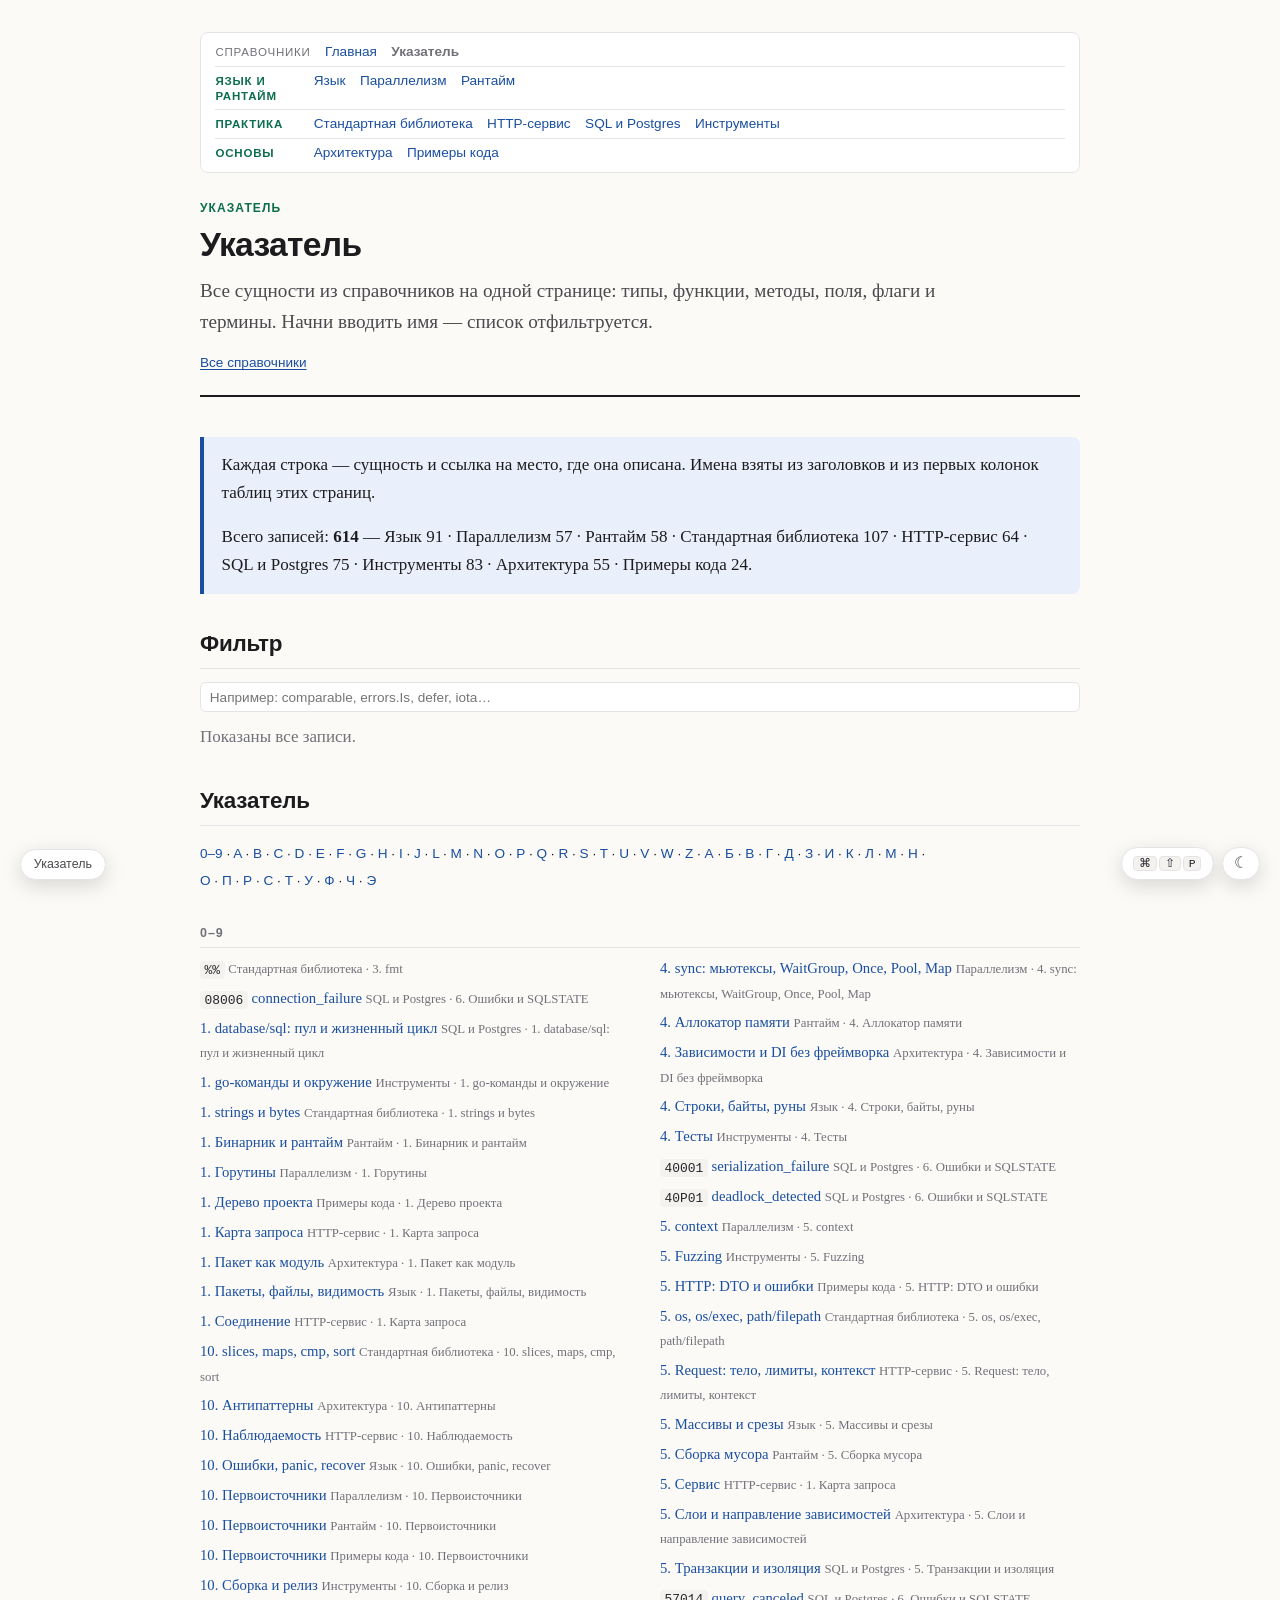
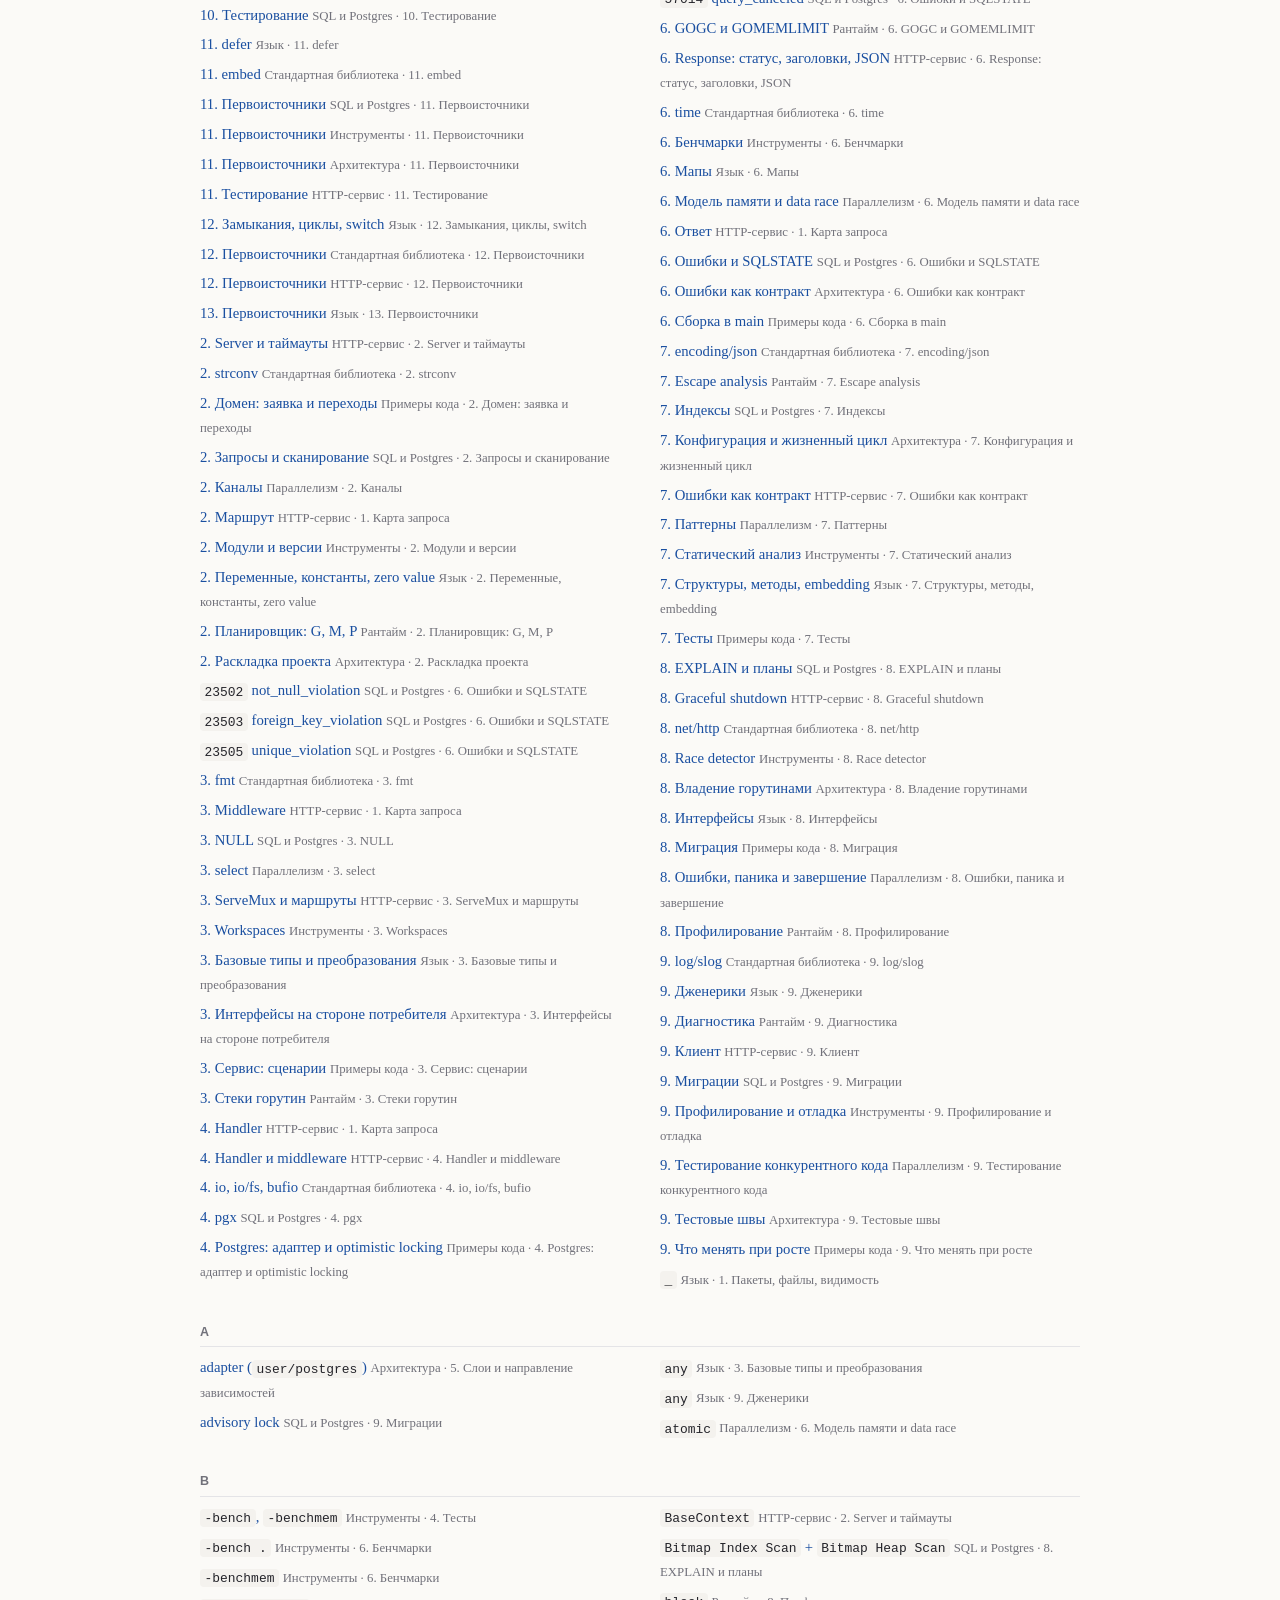
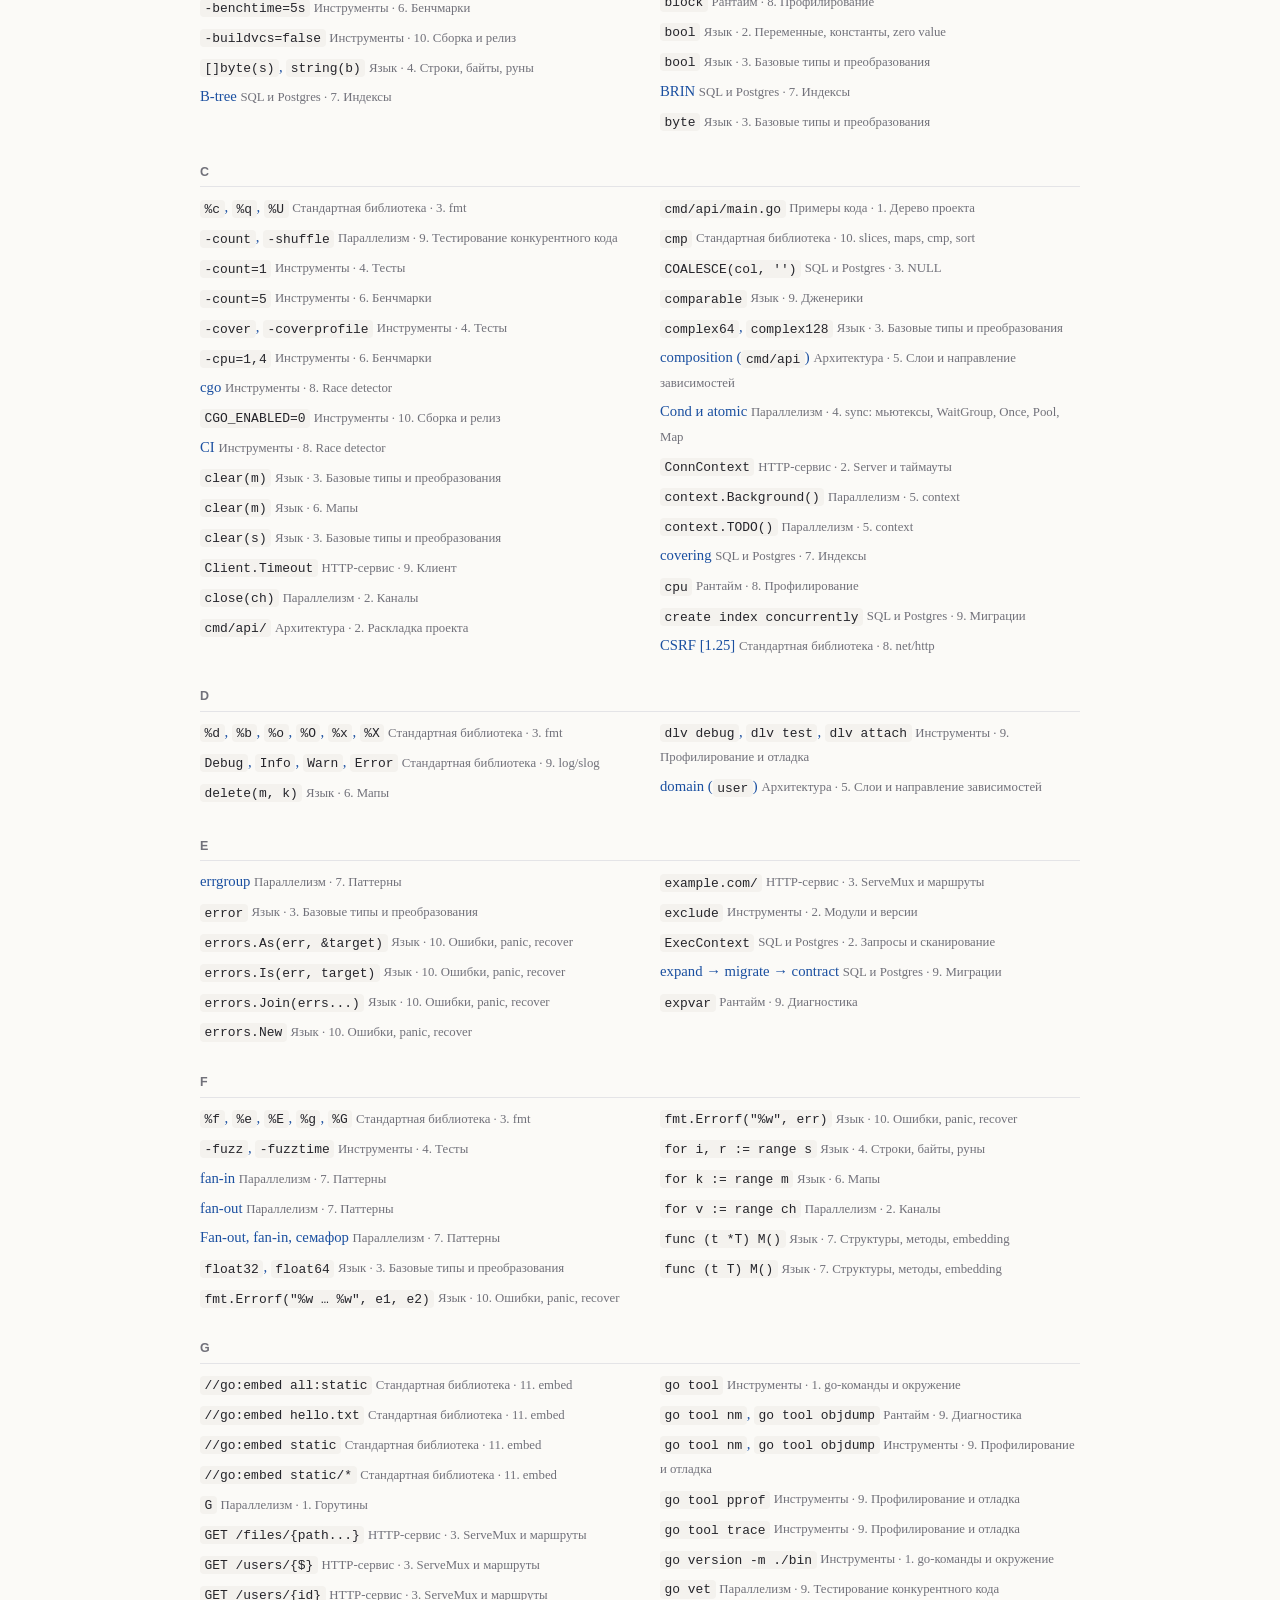
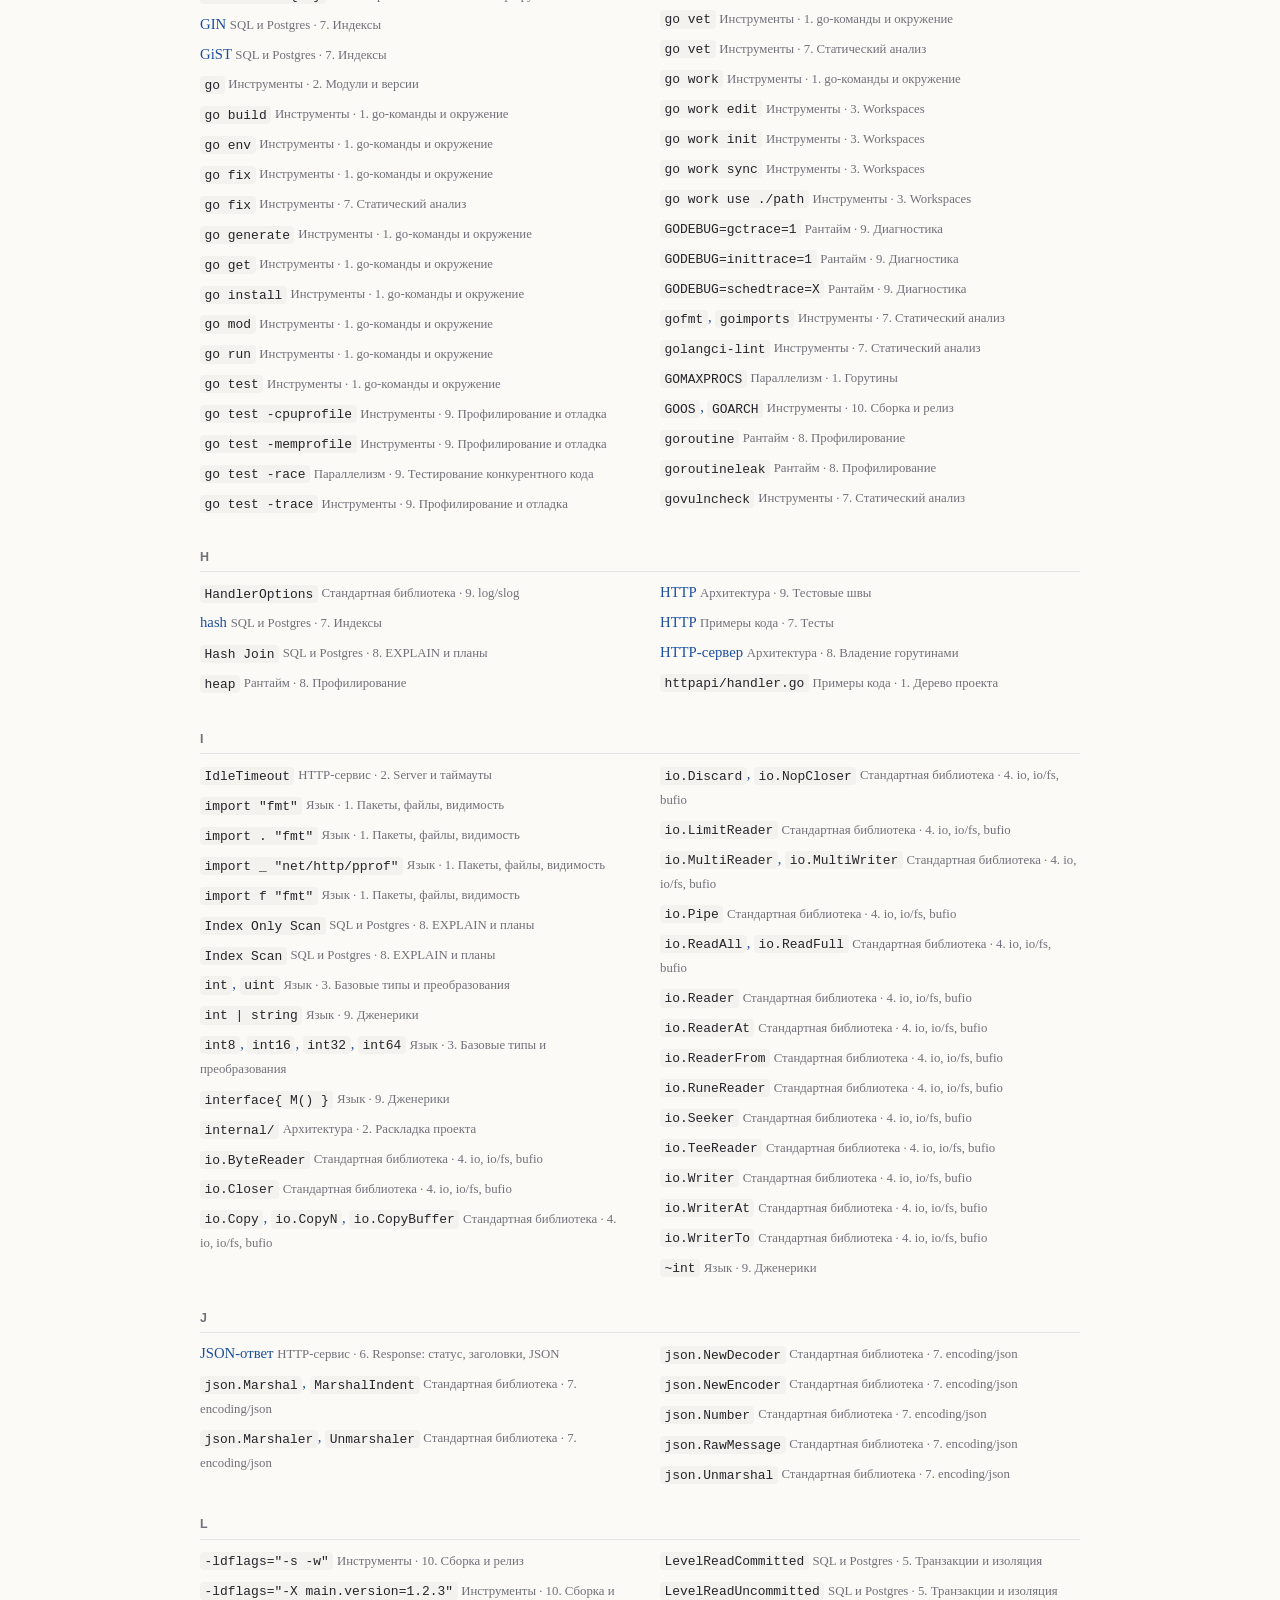
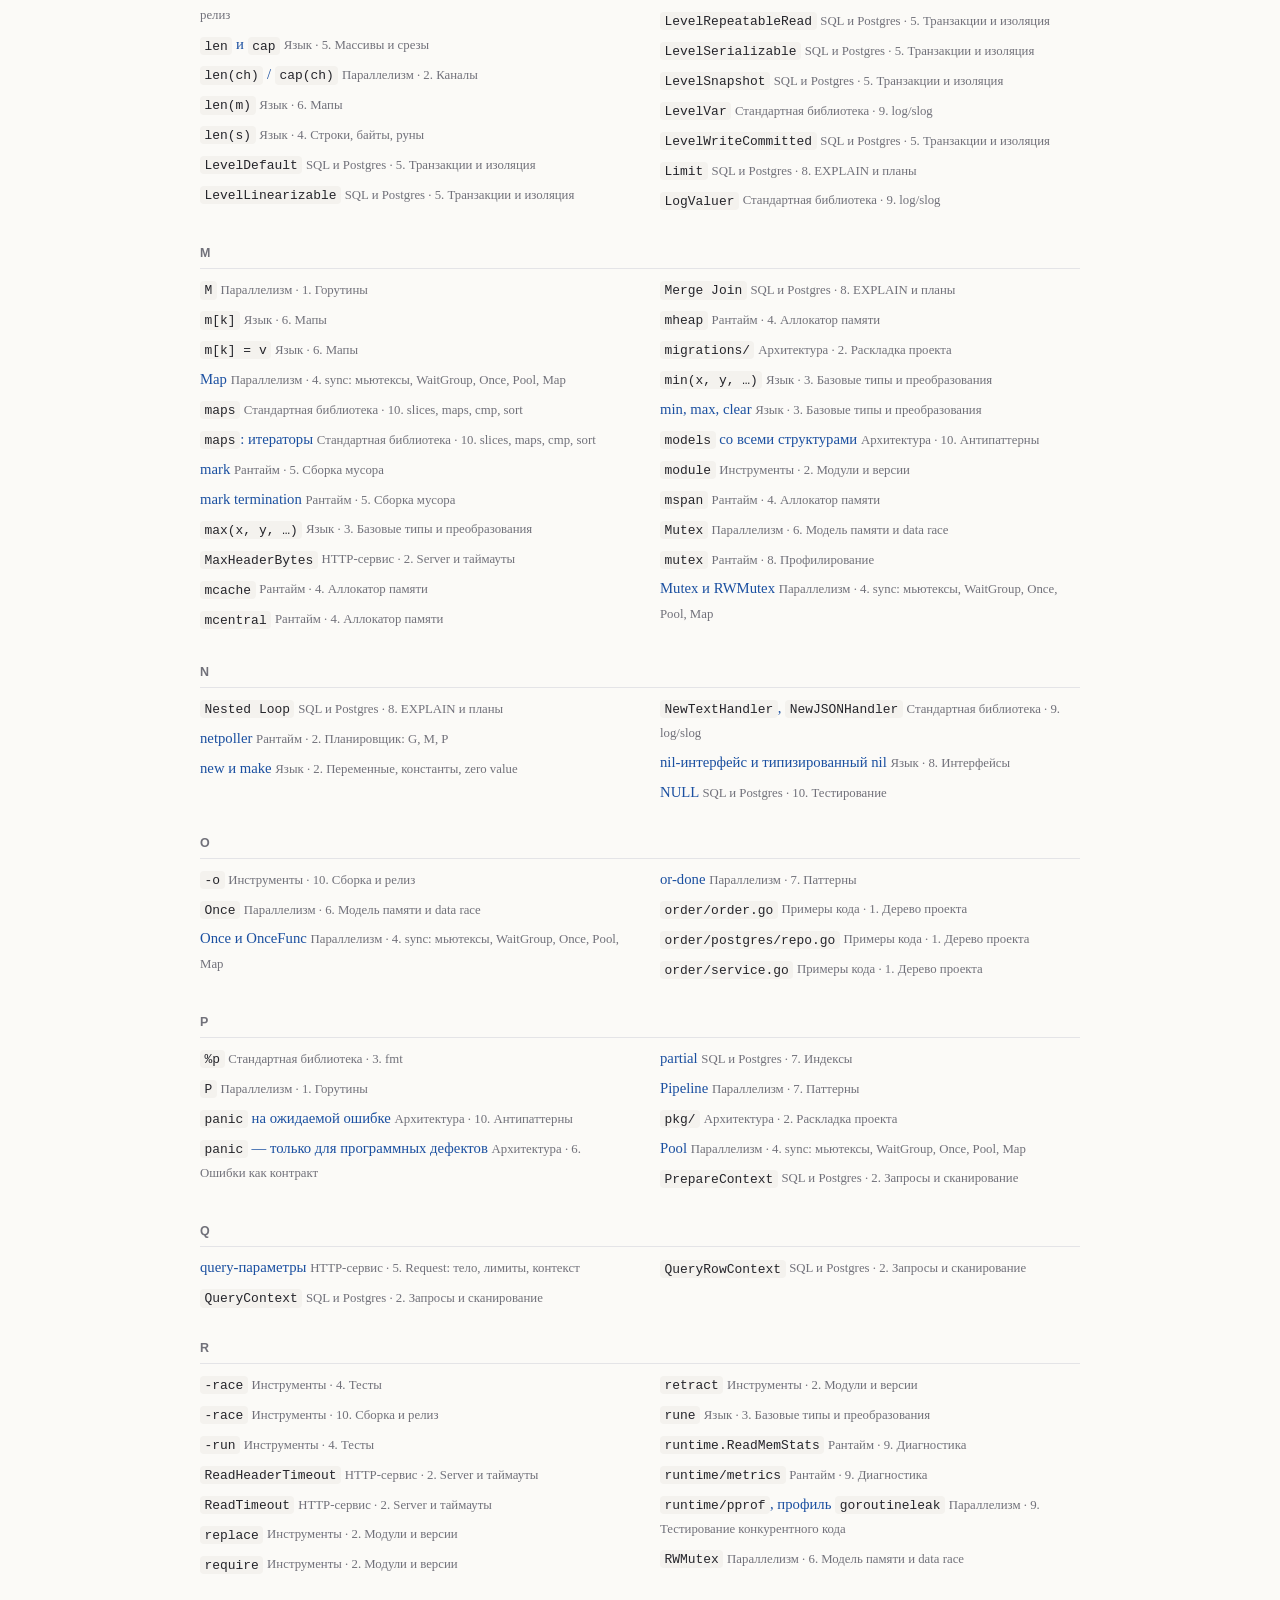
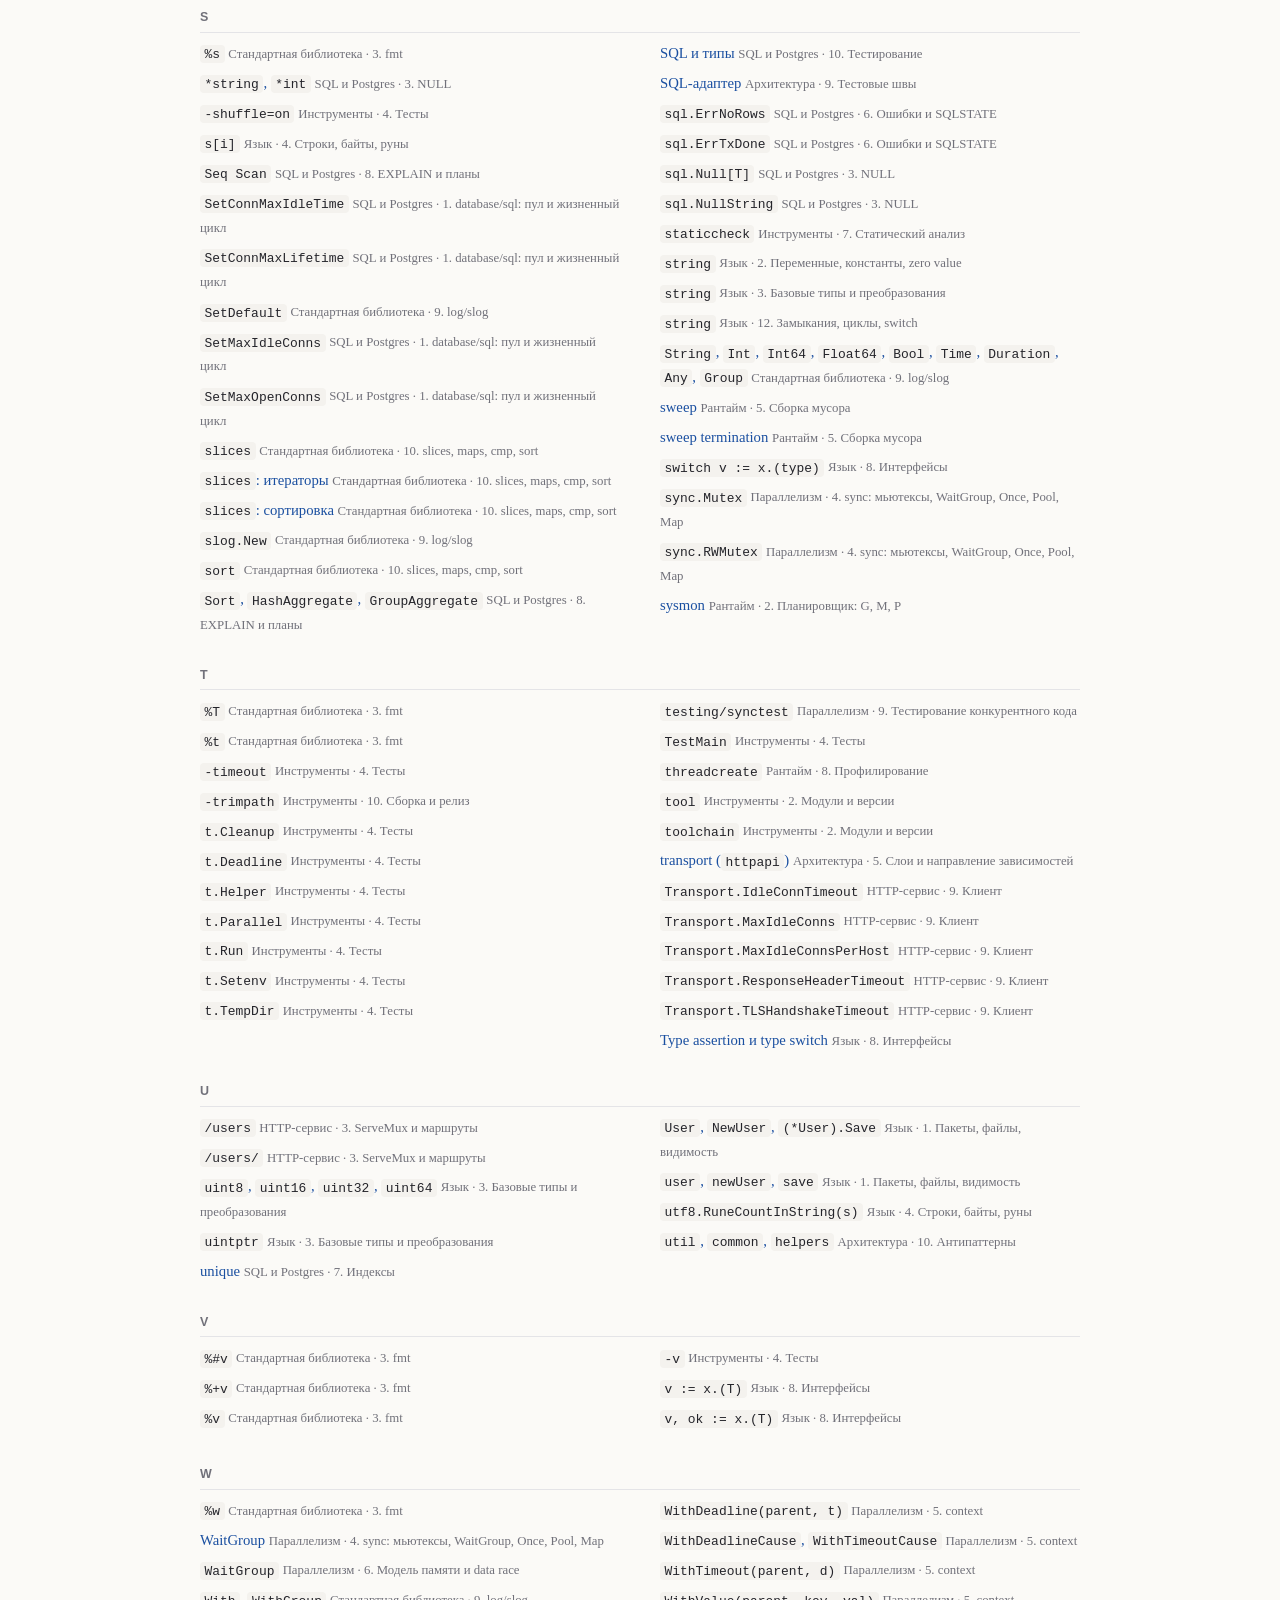
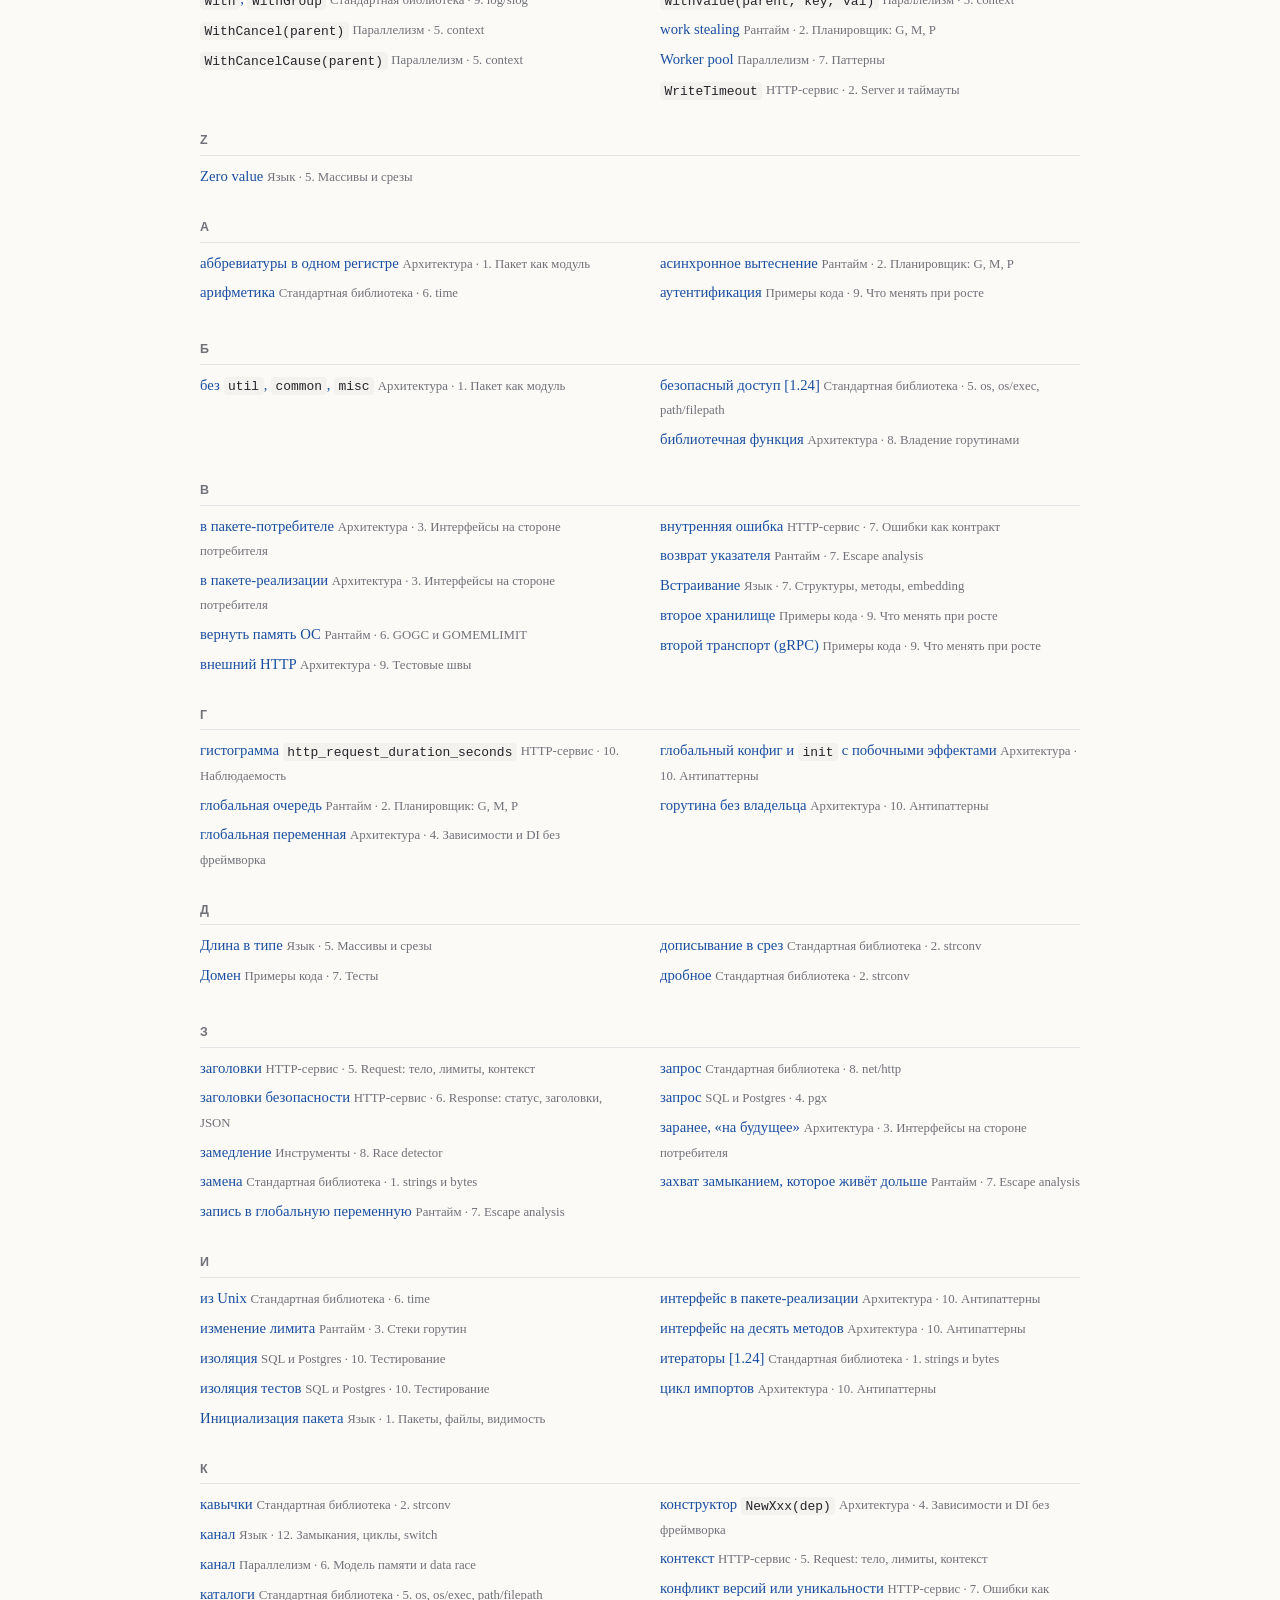
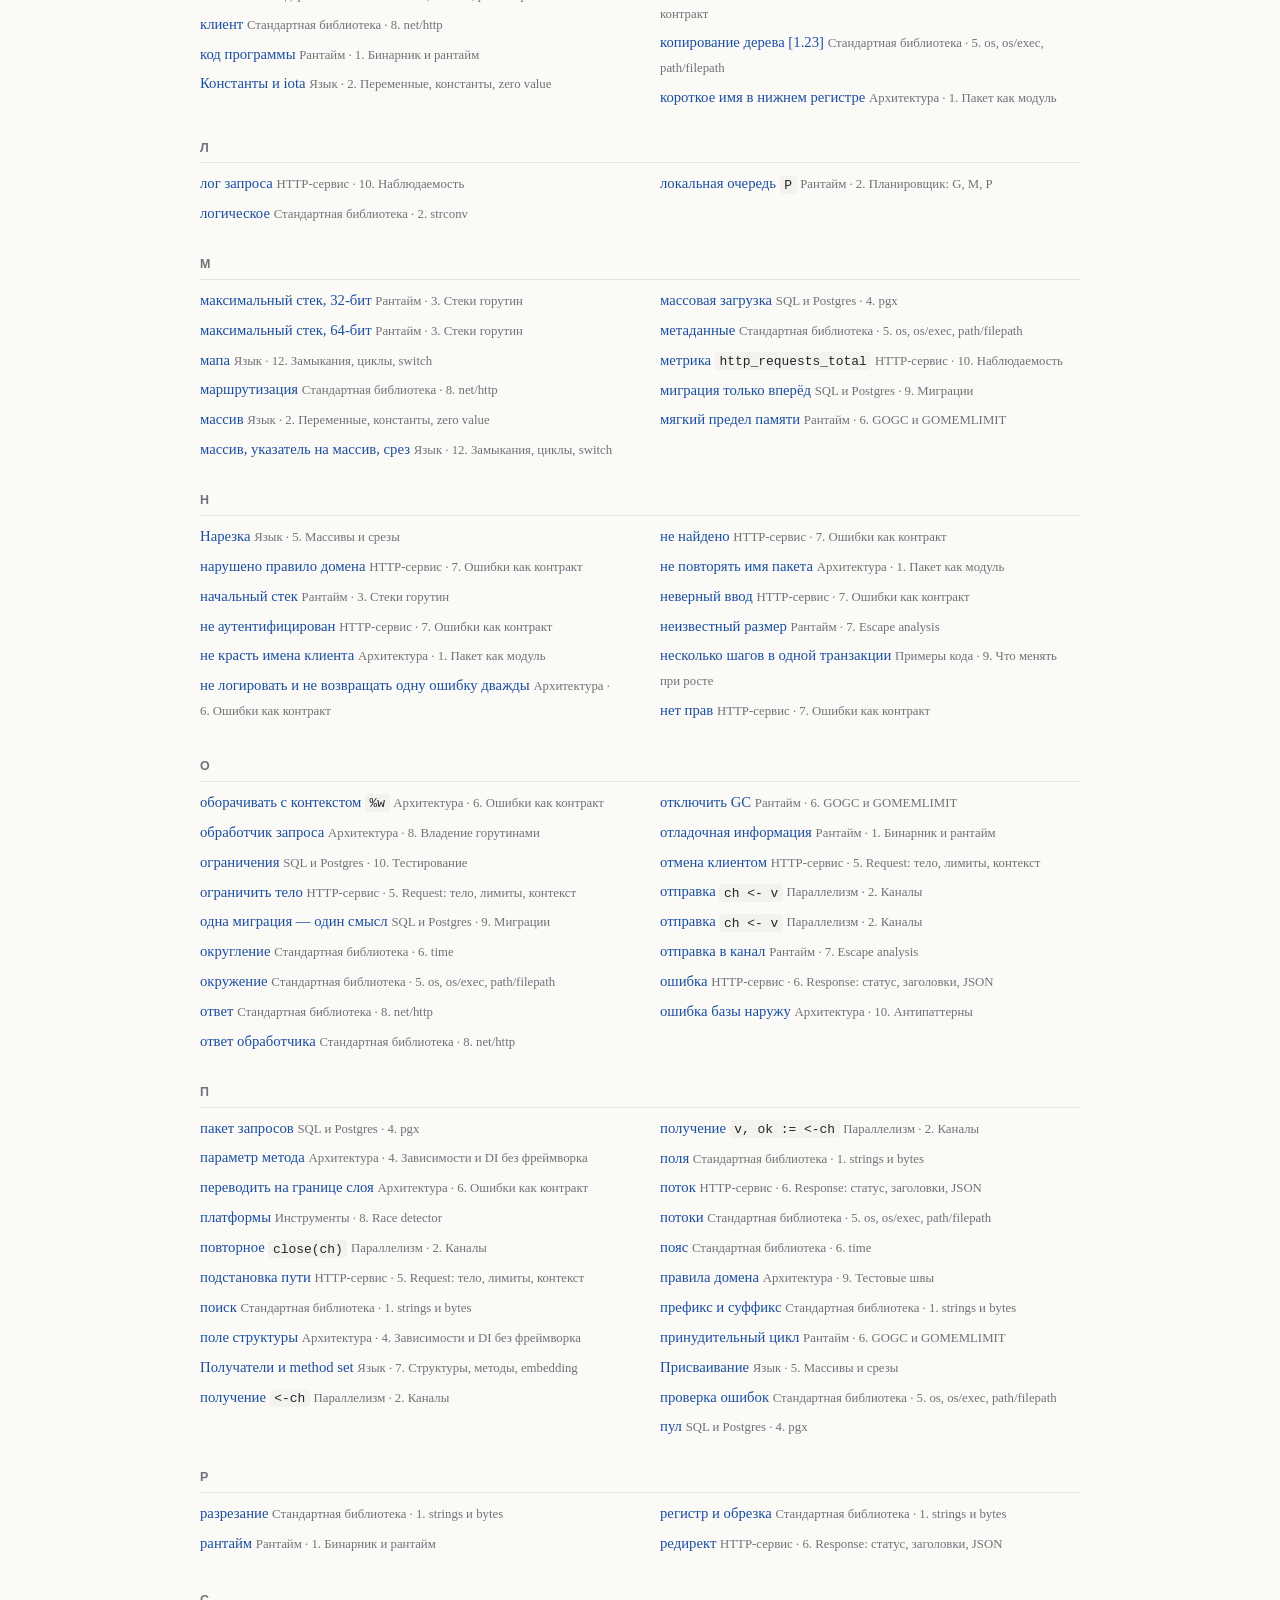
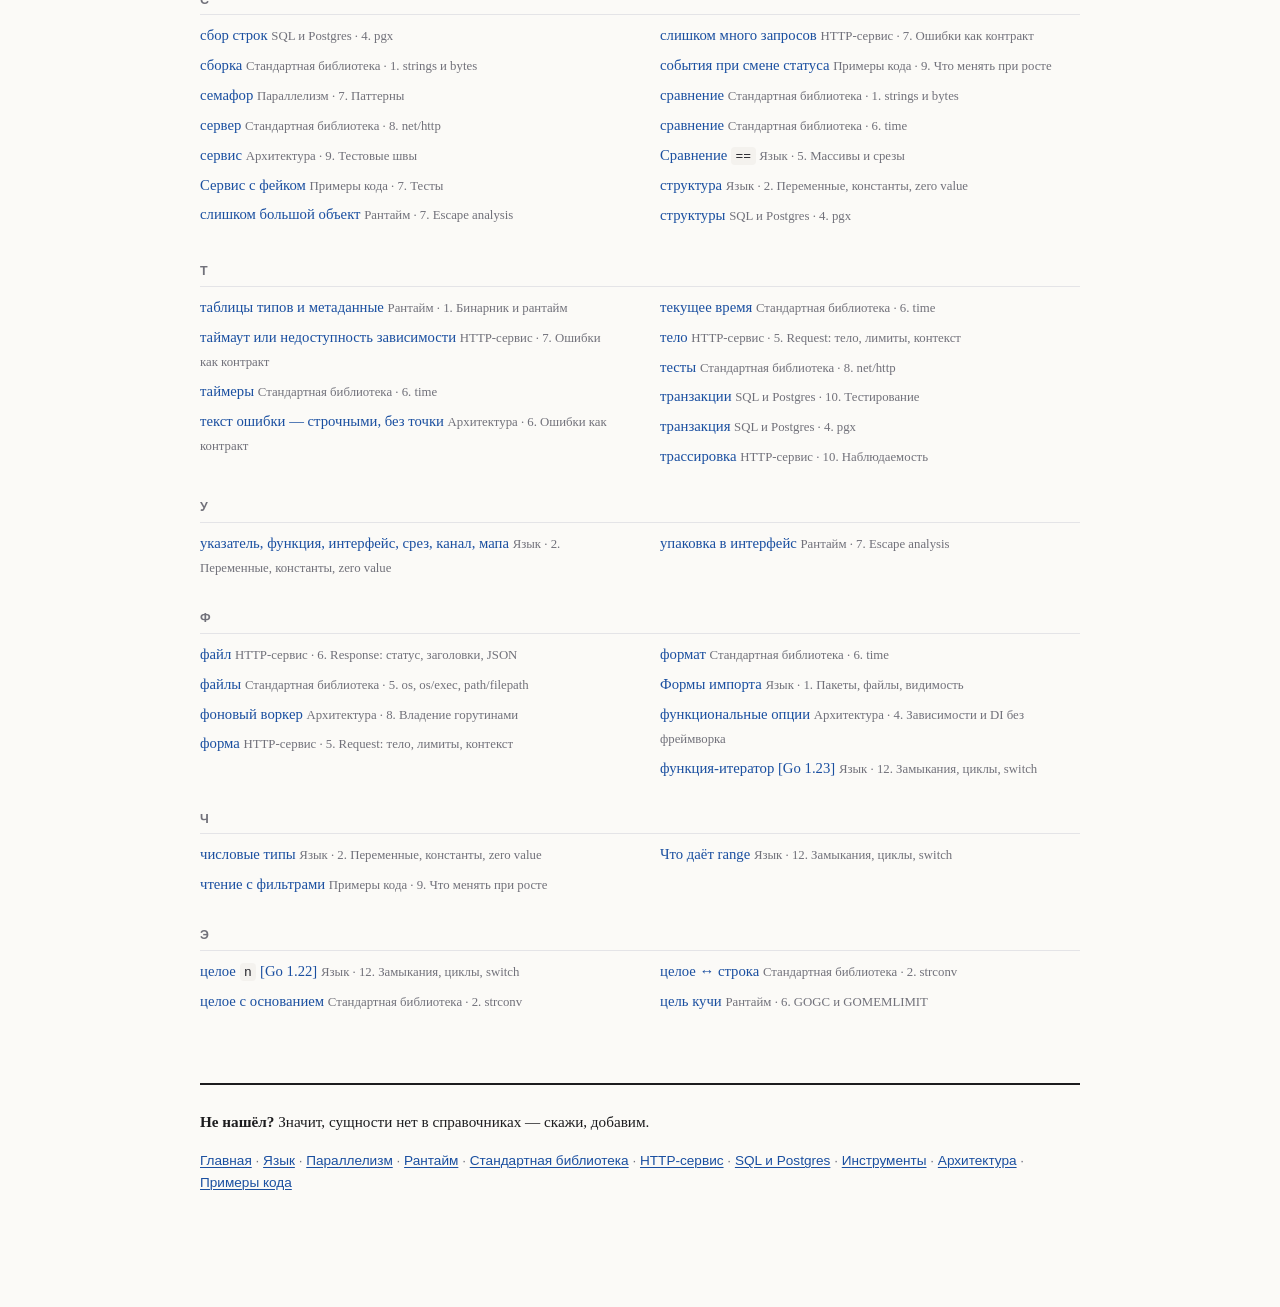
<file: ukazatel.html>
<!doctype html>
<html lang="ru">
<head>
<meta charset="utf-8">
<meta name="viewport" content="width=device-width, initial-scale=1">
<title>Указатель</title>
<link rel="stylesheet" href="assets/reference.css">
<link rel="icon" type="image/svg+xml" href="assets/favicon.svg">
<script src="assets/reference.js"></script>
</head>
<body>
<main class="reference" id="top">

<div class="refside">
<nav class="refnav refnav--rows" aria-label="Справочники">
  <div class="refnav__row">
    <span class="refnav__label">Справочники</span>
    <a href="./index.html">Главная</a>
    <span class="refnav__here" aria-current="page">Указатель</span>
  </div>
  <div class="refnav__row">
    <span class="refnav__group">Язык и рантайм</span>
    <a href="./language.html">Язык</a>
    <a href="./concurrency.html">Параллелизм</a>
    <a href="./runtime.html">Рантайм</a>
  </div>
  <div class="refnav__row">
    <span class="refnav__group">Практика</span>
    <a href="./stdlib.html">Стандартная библиотека</a>
    <a href="./http-service.html">HTTP-сервис</a>
    <a href="./sql.html">SQL и Postgres</a>
    <a href="./tooling.html">Инструменты</a>
  </div>
  <div class="refnav__row">
    <span class="refnav__group">Основы</span>
    <a href="./architecture.html">Архитектура</a>
    <a href="./examples.html">Примеры кода</a>
  </div>
</nav>

<aside class="refkeys" aria-label="Горячие клавиши">
  <span class="refkeys__title">Горячие клавиши</span>
  <ul>
    <li><kbd>/</kbd> — поиск по странице; <kbd>Enter</kbd> — следующее совпадение</li>
    <li><kbd>Ctrl</kbd>/<kbd>Cmd</kbd>+<kbd>E</kbd> — поиск по всем справочникам (<kbd>@</kbd> — разделы)</li>
    <li><kbd>Ctrl</kbd>/<kbd>Cmd</kbd>+<kbd>E</kbd> — в палитре вниз, <kbd>+Shift</kbd> — вверх</li>
    <li><kbd>Ctrl</kbd>/<kbd>Cmd</kbd>+<kbd>Shift</kbd>+<kbd>P</kbd> — палитра команд: что можно сделать</li>
    <li><kbd>[</kbd> <kbd>]</kbd> — предыдущий / следующий раздел</li>
    <li><kbd>j</kbd> / <kbd>k</kbd> — скролл вниз / вверх</li>
    <li><kbd>g</kbd> <kbd>g</kbd> — в начало страницы</li>
    <li><kbd>G</kbd> — в конец страницы</li>
    <li><kbd>t</kbd> — скрыть оглавление</li>
    <li><kbd>n</kbd> — показать/скрыть навигацию</li>
    <li><kbd>z</kbd> — Zen-режим: только текст</li>
    <li><kbd>y</kbd> — ссылка на раздел</li>
    <li><kbd>Esc</kbd> — очистить поиск и снять фокус; в Zen — выйти</li>
  </ul>
</aside>
</div>

<header class="reference-header">
  <p class="reference-meta">Указатель</p>
  <h1>Указатель</h1>
  <p class="lead">Все сущности из справочников на одной странице: типы, функции, методы, поля, флаги и термины. Начни вводить имя — список отфильтруется.</p>
  <p class="reference-sub"><a href="./index.html">Все справочники</a></p>
</header>

<div class="callout callout--info">
  <p>Каждая строка — сущность и ссылка на место, где она описана. Имена взяты из заголовков и из первых колонок таблиц этих страниц.</p>
  <p>Всего записей: <strong>614</strong> — Язык 91 · Параллелизм 57 · Рантайм 58 · Стандартная библиотека 107 · HTTP-сервис 64 · SQL и Postgres 75 · Инструменты 83 · Архитектура 55 · Примеры кода 24.</p>
</div>

<section id="filter">
  <h2>Фильтр</h2>
  <div class="refsearch">
    <input type="search" id="idxFilter" placeholder="Например: comparable, errors.Is, defer, iota…" autocomplete="off" aria-label="Фильтр по указателю">
  </div>
  <p class="is-muted" id="idxCount" role="status">Показаны все записи.</p>
</section>

<section id="index">
  <h2>Указатель</h2>
  <p class="idx-jump"><a href="#grp-num">0–9</a> · <a href="#grp-a">A</a> · <a href="#grp-b">B</a> · <a href="#grp-c">C</a> · <a href="#grp-d">D</a> · <a href="#grp-e">E</a> · <a href="#grp-f">F</a> · <a href="#grp-g">G</a> · <a href="#grp-h">H</a> · <a href="#grp-i">I</a> · <a href="#grp-j">J</a> · <a href="#grp-l">L</a> · <a href="#grp-m">M</a> · <a href="#grp-n">N</a> · <a href="#grp-o">O</a> · <a href="#grp-p">P</a> · <a href="#grp-q">Q</a> · <a href="#grp-r">R</a> · <a href="#grp-s">S</a> · <a href="#grp-t">T</a> · <a href="#grp-u">U</a> · <a href="#grp-v">V</a> · <a href="#grp-w">W</a> · <a href="#grp-z">Z</a> · <a href="#grp-cyr-a">А</a> · <a href="#grp-cyr-b">Б</a> · <a href="#grp-cyr-v">В</a> · <a href="#grp-cyr-g">Г</a> · <a href="#grp-cyr-d">Д</a> · <a href="#grp-cyr-z">З</a> · <a href="#grp-cyr-i">И</a> · <a href="#grp-cyr-k">К</a> · <a href="#grp-cyr-l">Л</a> · <a href="#grp-cyr-m">М</a> · <a href="#grp-cyr-n">Н</a> · <a href="#grp-cyr-o">О</a> · <a href="#grp-cyr-p">П</a> · <a href="#grp-cyr-r">Р</a> · <a href="#grp-cyr-s">С</a> · <a href="#grp-cyr-t">Т</a> · <a href="#grp-cyr-u">У</a> · <a href="#grp-cyr-f">Ф</a> · <a href="#grp-cyr-ch">Ч</a> · <a href="#grp-cyr-e">Э</a></p>
<h3 id="grp-num" class="idx-group">0–9</h3>
<ul class="idx-list">
<li><a href="./stdlib.html#fmt"><code>%%</code></a> <span class="idx-src">Стандартная библиотека · 3. fmt</span></li>
<li><a href="./sql.html#errors"><code>08006</code> connection_failure</a> <span class="idx-src">SQL и Postgres · 6. Ошибки и SQLSTATE</span></li>
<li><a href="./sql.html#database-sql">1. database/sql: пул и жизненный цикл</a> <span class="idx-src">SQL и Postgres · 1. database/sql: пул и жизненный цикл</span></li>
<li><a href="./tooling.html#commands">1. go-команды и окружение</a> <span class="idx-src">Инструменты · 1. go-команды и окружение</span></li>
<li><a href="./stdlib.html#strings">1. strings и bytes</a> <span class="idx-src">Стандартная библиотека · 1. strings и bytes</span></li>
<li><a href="./runtime.html#binary">1. Бинарник и рантайм</a> <span class="idx-src">Рантайм · 1. Бинарник и рантайм</span></li>
<li><a href="./concurrency.html#goroutines">1. Горутины</a> <span class="idx-src">Параллелизм · 1. Горутины</span></li>
<li><a href="./examples.html#tree">1. Дерево проекта</a> <span class="idx-src">Примеры кода · 1. Дерево проекта</span></li>
<li><a href="./http-service.html#path">1. Карта запроса</a> <span class="idx-src">HTTP-сервис · 1. Карта запроса</span></li>
<li><a href="./architecture.html#package">1. Пакет как модуль</a> <span class="idx-src">Архитектура · 1. Пакет как модуль</span></li>
<li><a href="./language.html#packages">1. Пакеты, файлы, видимость</a> <span class="idx-src">Язык · 1. Пакеты, файлы, видимость</span></li>
<li><a href="./http-service.html#path">1. Соединение</a> <span class="idx-src">HTTP-сервис · 1. Карта запроса</span></li>
<li><a href="./stdlib.html#collections">10. slices, maps, cmp, sort</a> <span class="idx-src">Стандартная библиотека · 10. slices, maps, cmp, sort</span></li>
<li><a href="./architecture.html#antipatterns">10. Антипаттерны</a> <span class="idx-src">Архитектура · 10. Антипаттерны</span></li>
<li><a href="./http-service.html#observability">10. Наблюдаемость</a> <span class="idx-src">HTTP-сервис · 10. Наблюдаемость</span></li>
<li><a href="./language.html#errors">10. Ошибки, panic, recover</a> <span class="idx-src">Язык · 10. Ошибки, panic, recover</span></li>
<li><a href="./concurrency.html#sources">10. Первоисточники</a> <span class="idx-src">Параллелизм · 10. Первоисточники</span></li>
<li><a href="./runtime.html#sources">10. Первоисточники</a> <span class="idx-src">Рантайм · 10. Первоисточники</span></li>
<li><a href="./examples.html#sources">10. Первоисточники</a> <span class="idx-src">Примеры кода · 10. Первоисточники</span></li>
<li><a href="./tooling.html#build">10. Сборка и релиз</a> <span class="idx-src">Инструменты · 10. Сборка и релиз</span></li>
<li><a href="./sql.html#testing">10. Тестирование</a> <span class="idx-src">SQL и Postgres · 10. Тестирование</span></li>
<li><a href="./language.html#defer">11. defer</a> <span class="idx-src">Язык · 11. defer</span></li>
<li><a href="./stdlib.html#embed">11. embed</a> <span class="idx-src">Стандартная библиотека · 11. embed</span></li>
<li><a href="./sql.html#sources">11. Первоисточники</a> <span class="idx-src">SQL и Postgres · 11. Первоисточники</span></li>
<li><a href="./tooling.html#sources">11. Первоисточники</a> <span class="idx-src">Инструменты · 11. Первоисточники</span></li>
<li><a href="./architecture.html#sources">11. Первоисточники</a> <span class="idx-src">Архитектура · 11. Первоисточники</span></li>
<li><a href="./http-service.html#testing">11. Тестирование</a> <span class="idx-src">HTTP-сервис · 11. Тестирование</span></li>
<li><a href="./language.html#control">12. Замыкания, циклы, switch</a> <span class="idx-src">Язык · 12. Замыкания, циклы, switch</span></li>
<li><a href="./stdlib.html#sources">12. Первоисточники</a> <span class="idx-src">Стандартная библиотека · 12. Первоисточники</span></li>
<li><a href="./http-service.html#sources">12. Первоисточники</a> <span class="idx-src">HTTP-сервис · 12. Первоисточники</span></li>
<li><a href="./language.html#sources">13. Первоисточники</a> <span class="idx-src">Язык · 13. Первоисточники</span></li>
<li><a href="./http-service.html#server">2. Server и таймауты</a> <span class="idx-src">HTTP-сервис · 2. Server и таймауты</span></li>
<li><a href="./stdlib.html#strconv">2. strconv</a> <span class="idx-src">Стандартная библиотека · 2. strconv</span></li>
<li><a href="./examples.html#domain">2. Домен: заявка и переходы</a> <span class="idx-src">Примеры кода · 2. Домен: заявка и переходы</span></li>
<li><a href="./sql.html#queries">2. Запросы и сканирование</a> <span class="idx-src">SQL и Postgres · 2. Запросы и сканирование</span></li>
<li><a href="./concurrency.html#channels">2. Каналы</a> <span class="idx-src">Параллелизм · 2. Каналы</span></li>
<li><a href="./http-service.html#path">2. Маршрут</a> <span class="idx-src">HTTP-сервис · 1. Карта запроса</span></li>
<li><a href="./tooling.html#modules">2. Модули и версии</a> <span class="idx-src">Инструменты · 2. Модули и версии</span></li>
<li><a href="./language.html#values">2. Переменные, константы, zero value</a> <span class="idx-src">Язык · 2. Переменные, константы, zero value</span></li>
<li><a href="./runtime.html#scheduler">2. Планировщик: G, M, P</a> <span class="idx-src">Рантайм · 2. Планировщик: G, M, P</span></li>
<li><a href="./architecture.html#layout">2. Раскладка проекта</a> <span class="idx-src">Архитектура · 2. Раскладка проекта</span></li>
<li><a href="./sql.html#errors"><code>23502</code> not_null_violation</a> <span class="idx-src">SQL и Postgres · 6. Ошибки и SQLSTATE</span></li>
<li><a href="./sql.html#errors"><code>23503</code> foreign_key_violation</a> <span class="idx-src">SQL и Postgres · 6. Ошибки и SQLSTATE</span></li>
<li><a href="./sql.html#errors"><code>23505</code> unique_violation</a> <span class="idx-src">SQL и Postgres · 6. Ошибки и SQLSTATE</span></li>
<li><a href="./stdlib.html#fmt">3. fmt</a> <span class="idx-src">Стандартная библиотека · 3. fmt</span></li>
<li><a href="./http-service.html#path">3. Middleware</a> <span class="idx-src">HTTP-сервис · 1. Карта запроса</span></li>
<li><a href="./sql.html#null">3. NULL</a> <span class="idx-src">SQL и Postgres · 3. NULL</span></li>
<li><a href="./concurrency.html#select">3. select</a> <span class="idx-src">Параллелизм · 3. select</span></li>
<li><a href="./http-service.html#mux">3. ServeMux и маршруты</a> <span class="idx-src">HTTP-сервис · 3. ServeMux и маршруты</span></li>
<li><a href="./tooling.html#workspaces">3. Workspaces</a> <span class="idx-src">Инструменты · 3. Workspaces</span></li>
<li><a href="./language.html#types">3. Базовые типы и преобразования</a> <span class="idx-src">Язык · 3. Базовые типы и преобразования</span></li>
<li><a href="./architecture.html#interfaces">3. Интерфейсы на стороне потребителя</a> <span class="idx-src">Архитектура · 3. Интерфейсы на стороне потребителя</span></li>
<li><a href="./examples.html#service">3. Сервис: сценарии</a> <span class="idx-src">Примеры кода · 3. Сервис: сценарии</span></li>
<li><a href="./runtime.html#stacks">3. Стеки горутин</a> <span class="idx-src">Рантайм · 3. Стеки горутин</span></li>
<li><a href="./http-service.html#path">4. Handler</a> <span class="idx-src">HTTP-сервис · 1. Карта запроса</span></li>
<li><a href="./http-service.html#middleware">4. Handler и middleware</a> <span class="idx-src">HTTP-сервис · 4. Handler и middleware</span></li>
<li><a href="./stdlib.html#io">4. io, io/fs, bufio</a> <span class="idx-src">Стандартная библиотека · 4. io, io/fs, bufio</span></li>
<li><a href="./sql.html#pgx">4. pgx</a> <span class="idx-src">SQL и Postgres · 4. pgx</span></li>
<li><a href="./examples.html#repo">4. Postgres: адаптер и optimistic locking</a> <span class="idx-src">Примеры кода · 4. Postgres: адаптер и optimistic locking</span></li>
<li><a href="./concurrency.html#sync">4. sync: мьютексы, WaitGroup, Once, Pool, Map</a> <span class="idx-src">Параллелизм · 4. sync: мьютексы, WaitGroup, Once, Pool, Map</span></li>
<li><a href="./runtime.html#allocator">4. Аллокатор памяти</a> <span class="idx-src">Рантайм · 4. Аллокатор памяти</span></li>
<li><a href="./architecture.html#deps">4. Зависимости и DI без фреймворка</a> <span class="idx-src">Архитектура · 4. Зависимости и DI без фреймворка</span></li>
<li><a href="./language.html#strings">4. Строки, байты, руны</a> <span class="idx-src">Язык · 4. Строки, байты, руны</span></li>
<li><a href="./tooling.html#testing">4. Тесты</a> <span class="idx-src">Инструменты · 4. Тесты</span></li>
<li><a href="./sql.html#errors"><code>40001</code> serialization_failure</a> <span class="idx-src">SQL и Postgres · 6. Ошибки и SQLSTATE</span></li>
<li><a href="./sql.html#errors"><code>40P01</code> deadlock_detected</a> <span class="idx-src">SQL и Postgres · 6. Ошибки и SQLSTATE</span></li>
<li><a href="./concurrency.html#context">5. context</a> <span class="idx-src">Параллелизм · 5. context</span></li>
<li><a href="./tooling.html#fuzzing">5. Fuzzing</a> <span class="idx-src">Инструменты · 5. Fuzzing</span></li>
<li><a href="./examples.html#http">5. HTTP: DTO и ошибки</a> <span class="idx-src">Примеры кода · 5. HTTP: DTO и ошибки</span></li>
<li><a href="./stdlib.html#os">5. os, os/exec, path/filepath</a> <span class="idx-src">Стандартная библиотека · 5. os, os/exec, path/filepath</span></li>
<li><a href="./http-service.html#request">5. Request: тело, лимиты, контекст</a> <span class="idx-src">HTTP-сервис · 5. Request: тело, лимиты, контекст</span></li>
<li><a href="./language.html#slices">5. Массивы и срезы</a> <span class="idx-src">Язык · 5. Массивы и срезы</span></li>
<li><a href="./runtime.html#gc">5. Сборка мусора</a> <span class="idx-src">Рантайм · 5. Сборка мусора</span></li>
<li><a href="./http-service.html#path">5. Сервис</a> <span class="idx-src">HTTP-сервис · 1. Карта запроса</span></li>
<li><a href="./architecture.html#layers">5. Слои и направление зависимостей</a> <span class="idx-src">Архитектура · 5. Слои и направление зависимостей</span></li>
<li><a href="./sql.html#transactions">5. Транзакции и изоляция</a> <span class="idx-src">SQL и Postgres · 5. Транзакции и изоляция</span></li>
<li><a href="./sql.html#errors"><code>57014</code> query_canceled</a> <span class="idx-src">SQL и Postgres · 6. Ошибки и SQLSTATE</span></li>
<li><a href="./runtime.html#gc-tuning">6. GOGC и GOMEMLIMIT</a> <span class="idx-src">Рантайм · 6. GOGC и GOMEMLIMIT</span></li>
<li><a href="./http-service.html#response">6. Response: статус, заголовки, JSON</a> <span class="idx-src">HTTP-сервис · 6. Response: статус, заголовки, JSON</span></li>
<li><a href="./stdlib.html#time">6. time</a> <span class="idx-src">Стандартная библиотека · 6. time</span></li>
<li><a href="./tooling.html#benchmarks">6. Бенчмарки</a> <span class="idx-src">Инструменты · 6. Бенчмарки</span></li>
<li><a href="./language.html#maps">6. Мапы</a> <span class="idx-src">Язык · 6. Мапы</span></li>
<li><a href="./concurrency.html#memory-model">6. Модель памяти и data race</a> <span class="idx-src">Параллелизм · 6. Модель памяти и data race</span></li>
<li><a href="./http-service.html#path">6. Ответ</a> <span class="idx-src">HTTP-сервис · 1. Карта запроса</span></li>
<li><a href="./sql.html#errors">6. Ошибки и SQLSTATE</a> <span class="idx-src">SQL и Postgres · 6. Ошибки и SQLSTATE</span></li>
<li><a href="./architecture.html#errors">6. Ошибки как контракт</a> <span class="idx-src">Архитектура · 6. Ошибки как контракт</span></li>
<li><a href="./examples.html#main">6. Сборка в main</a> <span class="idx-src">Примеры кода · 6. Сборка в main</span></li>
<li><a href="./stdlib.html#json">7. encoding/json</a> <span class="idx-src">Стандартная библиотека · 7. encoding/json</span></li>
<li><a href="./runtime.html#escape">7. Escape analysis</a> <span class="idx-src">Рантайм · 7. Escape analysis</span></li>
<li><a href="./sql.html#indexes">7. Индексы</a> <span class="idx-src">SQL и Postgres · 7. Индексы</span></li>
<li><a href="./architecture.html#config">7. Конфигурация и жизненный цикл</a> <span class="idx-src">Архитектура · 7. Конфигурация и жизненный цикл</span></li>
<li><a href="./http-service.html#errors">7. Ошибки как контракт</a> <span class="idx-src">HTTP-сервис · 7. Ошибки как контракт</span></li>
<li><a href="./concurrency.html#patterns">7. Паттерны</a> <span class="idx-src">Параллелизм · 7. Паттерны</span></li>
<li><a href="./tooling.html#static">7. Статический анализ</a> <span class="idx-src">Инструменты · 7. Статический анализ</span></li>
<li><a href="./language.html#structs">7. Структуры, методы, embedding</a> <span class="idx-src">Язык · 7. Структуры, методы, embedding</span></li>
<li><a href="./examples.html#tests">7. Тесты</a> <span class="idx-src">Примеры кода · 7. Тесты</span></li>
<li><a href="./sql.html#explain">8. EXPLAIN и планы</a> <span class="idx-src">SQL и Postgres · 8. EXPLAIN и планы</span></li>
<li><a href="./http-service.html#shutdown">8. Graceful shutdown</a> <span class="idx-src">HTTP-сервис · 8. Graceful shutdown</span></li>
<li><a href="./stdlib.html#http">8. net/http</a> <span class="idx-src">Стандартная библиотека · 8. net/http</span></li>
<li><a href="./tooling.html#race">8. Race detector</a> <span class="idx-src">Инструменты · 8. Race detector</span></li>
<li><a href="./architecture.html#goroutines">8. Владение горутинами</a> <span class="idx-src">Архитектура · 8. Владение горутинами</span></li>
<li><a href="./language.html#interfaces">8. Интерфейсы</a> <span class="idx-src">Язык · 8. Интерфейсы</span></li>
<li><a href="./examples.html#migration">8. Миграция</a> <span class="idx-src">Примеры кода · 8. Миграция</span></li>
<li><a href="./concurrency.html#errors">8. Ошибки, паника и завершение</a> <span class="idx-src">Параллелизм · 8. Ошибки, паника и завершение</span></li>
<li><a href="./runtime.html#pprof">8. Профилирование</a> <span class="idx-src">Рантайм · 8. Профилирование</span></li>
<li><a href="./stdlib.html#slog">9. log/slog</a> <span class="idx-src">Стандартная библиотека · 9. log/slog</span></li>
<li><a href="./language.html#generics">9. Дженерики</a> <span class="idx-src">Язык · 9. Дженерики</span></li>
<li><a href="./runtime.html#diagnostics">9. Диагностика</a> <span class="idx-src">Рантайм · 9. Диагностика</span></li>
<li><a href="./http-service.html#client">9. Клиент</a> <span class="idx-src">HTTP-сервис · 9. Клиент</span></li>
<li><a href="./sql.html#migrations">9. Миграции</a> <span class="idx-src">SQL и Postgres · 9. Миграции</span></li>
<li><a href="./tooling.html#profiling">9. Профилирование и отладка</a> <span class="idx-src">Инструменты · 9. Профилирование и отладка</span></li>
<li><a href="./concurrency.html#testing">9. Тестирование конкурентного кода</a> <span class="idx-src">Параллелизм · 9. Тестирование конкурентного кода</span></li>
<li><a href="./architecture.html#testing">9. Тестовые швы</a> <span class="idx-src">Архитектура · 9. Тестовые швы</span></li>
<li><a href="./examples.html#growth">9. Что менять при росте</a> <span class="idx-src">Примеры кода · 9. Что менять при росте</span></li>
<li><a href="./language.html#packages"><code>_</code></a> <span class="idx-src">Язык · 1. Пакеты, файлы, видимость</span></li>
</ul>
<h3 id="grp-a" class="idx-group">A</h3>
<ul class="idx-list">
<li><a href="./architecture.html#layers">adapter (<code>user/postgres</code>)</a> <span class="idx-src">Архитектура · 5. Слои и направление зависимостей</span></li>
<li><a href="./sql.html#migrations">advisory lock</a> <span class="idx-src">SQL и Postgres · 9. Миграции</span></li>
<li><a href="./language.html#types"><code>any</code></a> <span class="idx-src">Язык · 3. Базовые типы и преобразования</span></li>
<li><a href="./language.html#generics"><code>any</code></a> <span class="idx-src">Язык · 9. Дженерики</span></li>
<li><a href="./concurrency.html#memory-model"><code>atomic</code></a> <span class="idx-src">Параллелизм · 6. Модель памяти и data race</span></li>
</ul>
<h3 id="grp-b" class="idx-group">B</h3>
<ul class="idx-list">
<li><a href="./tooling.html#testing"><code>-bench</code>, <code>-benchmem</code></a> <span class="idx-src">Инструменты · 4. Тесты</span></li>
<li><a href="./tooling.html#benchmarks"><code>-bench .</code></a> <span class="idx-src">Инструменты · 6. Бенчмарки</span></li>
<li><a href="./tooling.html#benchmarks"><code>-benchmem</code></a> <span class="idx-src">Инструменты · 6. Бенчмарки</span></li>
<li><a href="./tooling.html#benchmarks"><code>-benchtime=5s</code></a> <span class="idx-src">Инструменты · 6. Бенчмарки</span></li>
<li><a href="./tooling.html#build"><code>-buildvcs=false</code></a> <span class="idx-src">Инструменты · 10. Сборка и релиз</span></li>
<li><a href="./language.html#strings"><code>[]byte(s)</code>, <code>string(b)</code></a> <span class="idx-src">Язык · 4. Строки, байты, руны</span></li>
<li><a href="./sql.html#indexes">B-tree</a> <span class="idx-src">SQL и Postgres · 7. Индексы</span></li>
<li><a href="./http-service.html#server"><code>BaseContext</code></a> <span class="idx-src">HTTP-сервис · 2. Server и таймауты</span></li>
<li><a href="./sql.html#explain"><code>Bitmap Index Scan</code> + <code>Bitmap Heap Scan</code></a> <span class="idx-src">SQL и Postgres · 8. EXPLAIN и планы</span></li>
<li><a href="./runtime.html#pprof"><code>block</code></a> <span class="idx-src">Рантайм · 8. Профилирование</span></li>
<li><a href="./language.html#values"><code>bool</code></a> <span class="idx-src">Язык · 2. Переменные, константы, zero value</span></li>
<li><a href="./language.html#types"><code>bool</code></a> <span class="idx-src">Язык · 3. Базовые типы и преобразования</span></li>
<li><a href="./sql.html#indexes">BRIN</a> <span class="idx-src">SQL и Postgres · 7. Индексы</span></li>
<li><a href="./language.html#types"><code>byte</code></a> <span class="idx-src">Язык · 3. Базовые типы и преобразования</span></li>
</ul>
<h3 id="grp-c" class="idx-group">C</h3>
<ul class="idx-list">
<li><a href="./stdlib.html#fmt"><code>%c</code>, <code>%q</code>, <code>%U</code></a> <span class="idx-src">Стандартная библиотека · 3. fmt</span></li>
<li><a href="./concurrency.html#testing"><code>-count</code>, <code>-shuffle</code></a> <span class="idx-src">Параллелизм · 9. Тестирование конкурентного кода</span></li>
<li><a href="./tooling.html#testing"><code>-count=1</code></a> <span class="idx-src">Инструменты · 4. Тесты</span></li>
<li><a href="./tooling.html#benchmarks"><code>-count=5</code></a> <span class="idx-src">Инструменты · 6. Бенчмарки</span></li>
<li><a href="./tooling.html#testing"><code>-cover</code>, <code>-coverprofile</code></a> <span class="idx-src">Инструменты · 4. Тесты</span></li>
<li><a href="./tooling.html#benchmarks"><code>-cpu=1,4</code></a> <span class="idx-src">Инструменты · 6. Бенчмарки</span></li>
<li><a href="./tooling.html#race">cgo</a> <span class="idx-src">Инструменты · 8. Race detector</span></li>
<li><a href="./tooling.html#build"><code>CGO_ENABLED=0</code></a> <span class="idx-src">Инструменты · 10. Сборка и релиз</span></li>
<li><a href="./tooling.html#race">CI</a> <span class="idx-src">Инструменты · 8. Race detector</span></li>
<li><a href="./language.html#types"><code>clear(m)</code></a> <span class="idx-src">Язык · 3. Базовые типы и преобразования</span></li>
<li><a href="./language.html#maps"><code>clear(m)</code></a> <span class="idx-src">Язык · 6. Мапы</span></li>
<li><a href="./language.html#types"><code>clear(s)</code></a> <span class="idx-src">Язык · 3. Базовые типы и преобразования</span></li>
<li><a href="./http-service.html#client"><code>Client.Timeout</code></a> <span class="idx-src">HTTP-сервис · 9. Клиент</span></li>
<li><a href="./concurrency.html#channels"><code>close(ch)</code></a> <span class="idx-src">Параллелизм · 2. Каналы</span></li>
<li><a href="./architecture.html#layout"><code>cmd/api/</code></a> <span class="idx-src">Архитектура · 2. Раскладка проекта</span></li>
<li><a href="./examples.html#tree"><code>cmd/api/main.go</code></a> <span class="idx-src">Примеры кода · 1. Дерево проекта</span></li>
<li><a href="./stdlib.html#collections"><code>cmp</code></a> <span class="idx-src">Стандартная библиотека · 10. slices, maps, cmp, sort</span></li>
<li><a href="./sql.html#null"><code>COALESCE(col, '')</code></a> <span class="idx-src">SQL и Postgres · 3. NULL</span></li>
<li><a href="./language.html#generics"><code>comparable</code></a> <span class="idx-src">Язык · 9. Дженерики</span></li>
<li><a href="./language.html#types"><code>complex64</code>, <code>complex128</code></a> <span class="idx-src">Язык · 3. Базовые типы и преобразования</span></li>
<li><a href="./architecture.html#layers">composition (<code>cmd/api</code>)</a> <span class="idx-src">Архитектура · 5. Слои и направление зависимостей</span></li>
<li><a href="./concurrency.html#cond-atomic">Cond и atomic</a> <span class="idx-src">Параллелизм · 4. sync: мьютексы, WaitGroup, Once, Pool, Map</span></li>
<li><a href="./http-service.html#server"><code>ConnContext</code></a> <span class="idx-src">HTTP-сервис · 2. Server и таймауты</span></li>
<li><a href="./concurrency.html#context"><code>context.Background()</code></a> <span class="idx-src">Параллелизм · 5. context</span></li>
<li><a href="./concurrency.html#context"><code>context.TODO()</code></a> <span class="idx-src">Параллелизм · 5. context</span></li>
<li><a href="./sql.html#indexes">covering</a> <span class="idx-src">SQL и Postgres · 7. Индексы</span></li>
<li><a href="./runtime.html#pprof"><code>cpu</code></a> <span class="idx-src">Рантайм · 8. Профилирование</span></li>
<li><a href="./sql.html#migrations"><code>create index concurrently</code></a> <span class="idx-src">SQL и Postgres · 9. Миграции</span></li>
<li><a href="./stdlib.html#http">CSRF [1.25]</a> <span class="idx-src">Стандартная библиотека · 8. net/http</span></li>
</ul>
<h3 id="grp-d" class="idx-group">D</h3>
<ul class="idx-list">
<li><a href="./stdlib.html#fmt"><code>%d</code>, <code>%b</code>, <code>%o</code>, <code>%O</code>, <code>%x</code>, <code>%X</code></a> <span class="idx-src">Стандартная библиотека · 3. fmt</span></li>
<li><a href="./stdlib.html#slog"><code>Debug</code>, <code>Info</code>, <code>Warn</code>, <code>Error</code></a> <span class="idx-src">Стандартная библиотека · 9. log/slog</span></li>
<li><a href="./language.html#maps"><code>delete(m, k)</code></a> <span class="idx-src">Язык · 6. Мапы</span></li>
<li><a href="./tooling.html#profiling"><code>dlv debug</code>, <code>dlv test</code>, <code>dlv attach</code></a> <span class="idx-src">Инструменты · 9. Профилирование и отладка</span></li>
<li><a href="./architecture.html#layers">domain (<code>user</code>)</a> <span class="idx-src">Архитектура · 5. Слои и направление зависимостей</span></li>
</ul>
<h3 id="grp-e" class="idx-group">E</h3>
<ul class="idx-list">
<li><a href="./concurrency.html#errgroup">errgroup</a> <span class="idx-src">Параллелизм · 7. Паттерны</span></li>
<li><a href="./language.html#types"><code>error</code></a> <span class="idx-src">Язык · 3. Базовые типы и преобразования</span></li>
<li><a href="./language.html#errors"><code>errors.As(err, &amp;target)</code></a> <span class="idx-src">Язык · 10. Ошибки, panic, recover</span></li>
<li><a href="./language.html#errors"><code>errors.Is(err, target)</code></a> <span class="idx-src">Язык · 10. Ошибки, panic, recover</span></li>
<li><a href="./language.html#errors"><code>errors.Join(errs...)</code></a> <span class="idx-src">Язык · 10. Ошибки, panic, recover</span></li>
<li><a href="./language.html#errors"><code>errors.New</code></a> <span class="idx-src">Язык · 10. Ошибки, panic, recover</span></li>
<li><a href="./http-service.html#mux"><code>example.com/</code></a> <span class="idx-src">HTTP-сервис · 3. ServeMux и маршруты</span></li>
<li><a href="./tooling.html#modules"><code>exclude</code></a> <span class="idx-src">Инструменты · 2. Модули и версии</span></li>
<li><a href="./sql.html#queries"><code>ExecContext</code></a> <span class="idx-src">SQL и Postgres · 2. Запросы и сканирование</span></li>
<li><a href="./sql.html#migrations">expand → migrate → contract</a> <span class="idx-src">SQL и Postgres · 9. Миграции</span></li>
<li><a href="./runtime.html#diagnostics"><code>expvar</code></a> <span class="idx-src">Рантайм · 9. Диагностика</span></li>
</ul>
<h3 id="grp-f" class="idx-group">F</h3>
<ul class="idx-list">
<li><a href="./stdlib.html#fmt"><code>%f</code>, <code>%e</code>, <code>%E</code>, <code>%g</code>, <code>%G</code></a> <span class="idx-src">Стандартная библиотека · 3. fmt</span></li>
<li><a href="./tooling.html#testing"><code>-fuzz</code>, <code>-fuzztime</code></a> <span class="idx-src">Инструменты · 4. Тесты</span></li>
<li><a href="./concurrency.html#patterns">fan-in</a> <span class="idx-src">Параллелизм · 7. Паттерны</span></li>
<li><a href="./concurrency.html#patterns">fan-out</a> <span class="idx-src">Параллелизм · 7. Паттерны</span></li>
<li><a href="./concurrency.html#fan">Fan-out, fan-in, семафор</a> <span class="idx-src">Параллелизм · 7. Паттерны</span></li>
<li><a href="./language.html#types"><code>float32</code>, <code>float64</code></a> <span class="idx-src">Язык · 3. Базовые типы и преобразования</span></li>
<li><a href="./language.html#errors"><code>fmt.Errorf("%w … %w", e1, e2)</code></a> <span class="idx-src">Язык · 10. Ошибки, panic, recover</span></li>
<li><a href="./language.html#errors"><code>fmt.Errorf("%w", err)</code></a> <span class="idx-src">Язык · 10. Ошибки, panic, recover</span></li>
<li><a href="./language.html#strings"><code>for i, r := range s</code></a> <span class="idx-src">Язык · 4. Строки, байты, руны</span></li>
<li><a href="./language.html#maps"><code>for k := range m</code></a> <span class="idx-src">Язык · 6. Мапы</span></li>
<li><a href="./concurrency.html#channels"><code>for v := range ch</code></a> <span class="idx-src">Параллелизм · 2. Каналы</span></li>
<li><a href="./language.html#structs"><code>func (t *T) M()</code></a> <span class="idx-src">Язык · 7. Структуры, методы, embedding</span></li>
<li><a href="./language.html#structs"><code>func (t T) M()</code></a> <span class="idx-src">Язык · 7. Структуры, методы, embedding</span></li>
</ul>
<h3 id="grp-g" class="idx-group">G</h3>
<ul class="idx-list">
<li><a href="./stdlib.html#embed"><code>//go:embed all:static</code></a> <span class="idx-src">Стандартная библиотека · 11. embed</span></li>
<li><a href="./stdlib.html#embed"><code>//go:embed hello.txt</code></a> <span class="idx-src">Стандартная библиотека · 11. embed</span></li>
<li><a href="./stdlib.html#embed"><code>//go:embed static</code></a> <span class="idx-src">Стандартная библиотека · 11. embed</span></li>
<li><a href="./stdlib.html#embed"><code>//go:embed static/*</code></a> <span class="idx-src">Стандартная библиотека · 11. embed</span></li>
<li><a href="./concurrency.html#goroutines"><code>G</code></a> <span class="idx-src">Параллелизм · 1. Горутины</span></li>
<li><a href="./http-service.html#mux"><code>GET /files/{path...}</code></a> <span class="idx-src">HTTP-сервис · 3. ServeMux и маршруты</span></li>
<li><a href="./http-service.html#mux"><code>GET /users/{$}</code></a> <span class="idx-src">HTTP-сервис · 3. ServeMux и маршруты</span></li>
<li><a href="./http-service.html#mux"><code>GET /users/{id}</code></a> <span class="idx-src">HTTP-сервис · 3. ServeMux и маршруты</span></li>
<li><a href="./sql.html#indexes">GIN</a> <span class="idx-src">SQL и Postgres · 7. Индексы</span></li>
<li><a href="./sql.html#indexes">GiST</a> <span class="idx-src">SQL и Postgres · 7. Индексы</span></li>
<li><a href="./tooling.html#modules"><code>go</code></a> <span class="idx-src">Инструменты · 2. Модули и версии</span></li>
<li><a href="./tooling.html#commands"><code>go build</code></a> <span class="idx-src">Инструменты · 1. go-команды и окружение</span></li>
<li><a href="./tooling.html#commands"><code>go env</code></a> <span class="idx-src">Инструменты · 1. go-команды и окружение</span></li>
<li><a href="./tooling.html#commands"><code>go fix</code></a> <span class="idx-src">Инструменты · 1. go-команды и окружение</span></li>
<li><a href="./tooling.html#static"><code>go fix</code></a> <span class="idx-src">Инструменты · 7. Статический анализ</span></li>
<li><a href="./tooling.html#commands"><code>go generate</code></a> <span class="idx-src">Инструменты · 1. go-команды и окружение</span></li>
<li><a href="./tooling.html#commands"><code>go get</code></a> <span class="idx-src">Инструменты · 1. go-команды и окружение</span></li>
<li><a href="./tooling.html#commands"><code>go install</code></a> <span class="idx-src">Инструменты · 1. go-команды и окружение</span></li>
<li><a href="./tooling.html#commands"><code>go mod</code></a> <span class="idx-src">Инструменты · 1. go-команды и окружение</span></li>
<li><a href="./tooling.html#commands"><code>go run</code></a> <span class="idx-src">Инструменты · 1. go-команды и окружение</span></li>
<li><a href="./tooling.html#commands"><code>go test</code></a> <span class="idx-src">Инструменты · 1. go-команды и окружение</span></li>
<li><a href="./tooling.html#profiling"><code>go test -cpuprofile</code></a> <span class="idx-src">Инструменты · 9. Профилирование и отладка</span></li>
<li><a href="./tooling.html#profiling"><code>go test -memprofile</code></a> <span class="idx-src">Инструменты · 9. Профилирование и отладка</span></li>
<li><a href="./concurrency.html#testing"><code>go test -race</code></a> <span class="idx-src">Параллелизм · 9. Тестирование конкурентного кода</span></li>
<li><a href="./tooling.html#profiling"><code>go test -trace</code></a> <span class="idx-src">Инструменты · 9. Профилирование и отладка</span></li>
<li><a href="./tooling.html#commands"><code>go tool</code></a> <span class="idx-src">Инструменты · 1. go-команды и окружение</span></li>
<li><a href="./runtime.html#diagnostics"><code>go tool nm</code>, <code>go tool objdump</code></a> <span class="idx-src">Рантайм · 9. Диагностика</span></li>
<li><a href="./tooling.html#profiling"><code>go tool nm</code>, <code>go tool objdump</code></a> <span class="idx-src">Инструменты · 9. Профилирование и отладка</span></li>
<li><a href="./tooling.html#profiling"><code>go tool pprof</code></a> <span class="idx-src">Инструменты · 9. Профилирование и отладка</span></li>
<li><a href="./tooling.html#profiling"><code>go tool trace</code></a> <span class="idx-src">Инструменты · 9. Профилирование и отладка</span></li>
<li><a href="./tooling.html#commands"><code>go version -m ./bin</code></a> <span class="idx-src">Инструменты · 1. go-команды и окружение</span></li>
<li><a href="./concurrency.html#testing"><code>go vet</code></a> <span class="idx-src">Параллелизм · 9. Тестирование конкурентного кода</span></li>
<li><a href="./tooling.html#commands"><code>go vet</code></a> <span class="idx-src">Инструменты · 1. go-команды и окружение</span></li>
<li><a href="./tooling.html#static"><code>go vet</code></a> <span class="idx-src">Инструменты · 7. Статический анализ</span></li>
<li><a href="./tooling.html#commands"><code>go work</code></a> <span class="idx-src">Инструменты · 1. go-команды и окружение</span></li>
<li><a href="./tooling.html#workspaces"><code>go work edit</code></a> <span class="idx-src">Инструменты · 3. Workspaces</span></li>
<li><a href="./tooling.html#workspaces"><code>go work init</code></a> <span class="idx-src">Инструменты · 3. Workspaces</span></li>
<li><a href="./tooling.html#workspaces"><code>go work sync</code></a> <span class="idx-src">Инструменты · 3. Workspaces</span></li>
<li><a href="./tooling.html#workspaces"><code>go work use ./path</code></a> <span class="idx-src">Инструменты · 3. Workspaces</span></li>
<li><a href="./runtime.html#diagnostics"><code>GODEBUG=gctrace=1</code></a> <span class="idx-src">Рантайм · 9. Диагностика</span></li>
<li><a href="./runtime.html#diagnostics"><code>GODEBUG=inittrace=1</code></a> <span class="idx-src">Рантайм · 9. Диагностика</span></li>
<li><a href="./runtime.html#diagnostics"><code>GODEBUG=schedtrace=X</code></a> <span class="idx-src">Рантайм · 9. Диагностика</span></li>
<li><a href="./tooling.html#static"><code>gofmt</code>, <code>goimports</code></a> <span class="idx-src">Инструменты · 7. Статический анализ</span></li>
<li><a href="./tooling.html#static"><code>golangci-lint</code></a> <span class="idx-src">Инструменты · 7. Статический анализ</span></li>
<li><a href="./concurrency.html#goroutines"><code>GOMAXPROCS</code></a> <span class="idx-src">Параллелизм · 1. Горутины</span></li>
<li><a href="./tooling.html#build"><code>GOOS</code>, <code>GOARCH</code></a> <span class="idx-src">Инструменты · 10. Сборка и релиз</span></li>
<li><a href="./runtime.html#pprof"><code>goroutine</code></a> <span class="idx-src">Рантайм · 8. Профилирование</span></li>
<li><a href="./runtime.html#pprof"><code>goroutineleak</code></a> <span class="idx-src">Рантайм · 8. Профилирование</span></li>
<li><a href="./tooling.html#static"><code>govulncheck</code></a> <span class="idx-src">Инструменты · 7. Статический анализ</span></li>
</ul>
<h3 id="grp-h" class="idx-group">H</h3>
<ul class="idx-list">
<li><a href="./stdlib.html#slog"><code>HandlerOptions</code></a> <span class="idx-src">Стандартная библиотека · 9. log/slog</span></li>
<li><a href="./sql.html#indexes">hash</a> <span class="idx-src">SQL и Postgres · 7. Индексы</span></li>
<li><a href="./sql.html#explain"><code>Hash Join</code></a> <span class="idx-src">SQL и Postgres · 8. EXPLAIN и планы</span></li>
<li><a href="./runtime.html#pprof"><code>heap</code></a> <span class="idx-src">Рантайм · 8. Профилирование</span></li>
<li><a href="./architecture.html#testing">HTTP</a> <span class="idx-src">Архитектура · 9. Тестовые швы</span></li>
<li><a href="./examples.html#test-http">HTTP</a> <span class="idx-src">Примеры кода · 7. Тесты</span></li>
<li><a href="./architecture.html#goroutines">HTTP-сервер</a> <span class="idx-src">Архитектура · 8. Владение горутинами</span></li>
<li><a href="./examples.html#tree"><code>httpapi/handler.go</code></a> <span class="idx-src">Примеры кода · 1. Дерево проекта</span></li>
</ul>
<h3 id="grp-i" class="idx-group">I</h3>
<ul class="idx-list">
<li><a href="./http-service.html#server"><code>IdleTimeout</code></a> <span class="idx-src">HTTP-сервис · 2. Server и таймауты</span></li>
<li><a href="./language.html#packages"><code>import "fmt"</code></a> <span class="idx-src">Язык · 1. Пакеты, файлы, видимость</span></li>
<li><a href="./language.html#packages"><code>import . "fmt"</code></a> <span class="idx-src">Язык · 1. Пакеты, файлы, видимость</span></li>
<li><a href="./language.html#packages"><code>import _ "net/http/pprof"</code></a> <span class="idx-src">Язык · 1. Пакеты, файлы, видимость</span></li>
<li><a href="./language.html#packages"><code>import f "fmt"</code></a> <span class="idx-src">Язык · 1. Пакеты, файлы, видимость</span></li>
<li><a href="./sql.html#explain"><code>Index Only Scan</code></a> <span class="idx-src">SQL и Postgres · 8. EXPLAIN и планы</span></li>
<li><a href="./sql.html#explain"><code>Index Scan</code></a> <span class="idx-src">SQL и Postgres · 8. EXPLAIN и планы</span></li>
<li><a href="./language.html#types"><code>int</code>, <code>uint</code></a> <span class="idx-src">Язык · 3. Базовые типы и преобразования</span></li>
<li><a href="./language.html#generics"><code>int | string</code></a> <span class="idx-src">Язык · 9. Дженерики</span></li>
<li><a href="./language.html#types"><code>int8</code>, <code>int16</code>, <code>int32</code>, <code>int64</code></a> <span class="idx-src">Язык · 3. Базовые типы и преобразования</span></li>
<li><a href="./language.html#generics"><code>interface{ M() }</code></a> <span class="idx-src">Язык · 9. Дженерики</span></li>
<li><a href="./architecture.html#layout"><code>internal/</code></a> <span class="idx-src">Архитектура · 2. Раскладка проекта</span></li>
<li><a href="./stdlib.html#io"><code>io.ByteReader</code></a> <span class="idx-src">Стандартная библиотека · 4. io, io/fs, bufio</span></li>
<li><a href="./stdlib.html#io"><code>io.Closer</code></a> <span class="idx-src">Стандартная библиотека · 4. io, io/fs, bufio</span></li>
<li><a href="./stdlib.html#io"><code>io.Copy</code>, <code>io.CopyN</code>, <code>io.CopyBuffer</code></a> <span class="idx-src">Стандартная библиотека · 4. io, io/fs, bufio</span></li>
<li><a href="./stdlib.html#io"><code>io.Discard</code>, <code>io.NopCloser</code></a> <span class="idx-src">Стандартная библиотека · 4. io, io/fs, bufio</span></li>
<li><a href="./stdlib.html#io"><code>io.LimitReader</code></a> <span class="idx-src">Стандартная библиотека · 4. io, io/fs, bufio</span></li>
<li><a href="./stdlib.html#io"><code>io.MultiReader</code>, <code>io.MultiWriter</code></a> <span class="idx-src">Стандартная библиотека · 4. io, io/fs, bufio</span></li>
<li><a href="./stdlib.html#io"><code>io.Pipe</code></a> <span class="idx-src">Стандартная библиотека · 4. io, io/fs, bufio</span></li>
<li><a href="./stdlib.html#io"><code>io.ReadAll</code>, <code>io.ReadFull</code></a> <span class="idx-src">Стандартная библиотека · 4. io, io/fs, bufio</span></li>
<li><a href="./stdlib.html#io"><code>io.Reader</code></a> <span class="idx-src">Стандартная библиотека · 4. io, io/fs, bufio</span></li>
<li><a href="./stdlib.html#io"><code>io.ReaderAt</code></a> <span class="idx-src">Стандартная библиотека · 4. io, io/fs, bufio</span></li>
<li><a href="./stdlib.html#io"><code>io.ReaderFrom</code></a> <span class="idx-src">Стандартная библиотека · 4. io, io/fs, bufio</span></li>
<li><a href="./stdlib.html#io"><code>io.RuneReader</code></a> <span class="idx-src">Стандартная библиотека · 4. io, io/fs, bufio</span></li>
<li><a href="./stdlib.html#io"><code>io.Seeker</code></a> <span class="idx-src">Стандартная библиотека · 4. io, io/fs, bufio</span></li>
<li><a href="./stdlib.html#io"><code>io.TeeReader</code></a> <span class="idx-src">Стандартная библиотека · 4. io, io/fs, bufio</span></li>
<li><a href="./stdlib.html#io"><code>io.Writer</code></a> <span class="idx-src">Стандартная библиотека · 4. io, io/fs, bufio</span></li>
<li><a href="./stdlib.html#io"><code>io.WriterAt</code></a> <span class="idx-src">Стандартная библиотека · 4. io, io/fs, bufio</span></li>
<li><a href="./stdlib.html#io"><code>io.WriterTo</code></a> <span class="idx-src">Стандартная библиотека · 4. io, io/fs, bufio</span></li>
<li><a href="./language.html#generics"><code>~int</code></a> <span class="idx-src">Язык · 9. Дженерики</span></li>
</ul>
<h3 id="grp-j" class="idx-group">J</h3>
<ul class="idx-list">
<li><a href="./http-service.html#response">JSON-ответ</a> <span class="idx-src">HTTP-сервис · 6. Response: статус, заголовки, JSON</span></li>
<li><a href="./stdlib.html#json"><code>json.Marshal</code>, <code>MarshalIndent</code></a> <span class="idx-src">Стандартная библиотека · 7. encoding/json</span></li>
<li><a href="./stdlib.html#json"><code>json.Marshaler</code>, <code>Unmarshaler</code></a> <span class="idx-src">Стандартная библиотека · 7. encoding/json</span></li>
<li><a href="./stdlib.html#json"><code>json.NewDecoder</code></a> <span class="idx-src">Стандартная библиотека · 7. encoding/json</span></li>
<li><a href="./stdlib.html#json"><code>json.NewEncoder</code></a> <span class="idx-src">Стандартная библиотека · 7. encoding/json</span></li>
<li><a href="./stdlib.html#json"><code>json.Number</code></a> <span class="idx-src">Стандартная библиотека · 7. encoding/json</span></li>
<li><a href="./stdlib.html#json"><code>json.RawMessage</code></a> <span class="idx-src">Стандартная библиотека · 7. encoding/json</span></li>
<li><a href="./stdlib.html#json"><code>json.Unmarshal</code></a> <span class="idx-src">Стандартная библиотека · 7. encoding/json</span></li>
</ul>
<h3 id="grp-l" class="idx-group">L</h3>
<ul class="idx-list">
<li><a href="./tooling.html#build"><code>-ldflags="-s -w"</code></a> <span class="idx-src">Инструменты · 10. Сборка и релиз</span></li>
<li><a href="./tooling.html#build"><code>-ldflags="-X main.version=1.2.3"</code></a> <span class="idx-src">Инструменты · 10. Сборка и релиз</span></li>
<li><a href="./language.html#slices"><code>len</code> и <code>cap</code></a> <span class="idx-src">Язык · 5. Массивы и срезы</span></li>
<li><a href="./concurrency.html#channels"><code>len(ch)</code> / <code>cap(ch)</code></a> <span class="idx-src">Параллелизм · 2. Каналы</span></li>
<li><a href="./language.html#maps"><code>len(m)</code></a> <span class="idx-src">Язык · 6. Мапы</span></li>
<li><a href="./language.html#strings"><code>len(s)</code></a> <span class="idx-src">Язык · 4. Строки, байты, руны</span></li>
<li><a href="./sql.html#transactions"><code>LevelDefault</code></a> <span class="idx-src">SQL и Postgres · 5. Транзакции и изоляция</span></li>
<li><a href="./sql.html#transactions"><code>LevelLinearizable</code></a> <span class="idx-src">SQL и Postgres · 5. Транзакции и изоляция</span></li>
<li><a href="./sql.html#transactions"><code>LevelReadCommitted</code></a> <span class="idx-src">SQL и Postgres · 5. Транзакции и изоляция</span></li>
<li><a href="./sql.html#transactions"><code>LevelReadUncommitted</code></a> <span class="idx-src">SQL и Postgres · 5. Транзакции и изоляция</span></li>
<li><a href="./sql.html#transactions"><code>LevelRepeatableRead</code></a> <span class="idx-src">SQL и Postgres · 5. Транзакции и изоляция</span></li>
<li><a href="./sql.html#transactions"><code>LevelSerializable</code></a> <span class="idx-src">SQL и Postgres · 5. Транзакции и изоляция</span></li>
<li><a href="./sql.html#transactions"><code>LevelSnapshot</code></a> <span class="idx-src">SQL и Postgres · 5. Транзакции и изоляция</span></li>
<li><a href="./stdlib.html#slog"><code>LevelVar</code></a> <span class="idx-src">Стандартная библиотека · 9. log/slog</span></li>
<li><a href="./sql.html#transactions"><code>LevelWriteCommitted</code></a> <span class="idx-src">SQL и Postgres · 5. Транзакции и изоляция</span></li>
<li><a href="./sql.html#explain"><code>Limit</code></a> <span class="idx-src">SQL и Postgres · 8. EXPLAIN и планы</span></li>
<li><a href="./stdlib.html#slog"><code>LogValuer</code></a> <span class="idx-src">Стандартная библиотека · 9. log/slog</span></li>
</ul>
<h3 id="grp-m" class="idx-group">M</h3>
<ul class="idx-list">
<li><a href="./concurrency.html#goroutines"><code>M</code></a> <span class="idx-src">Параллелизм · 1. Горутины</span></li>
<li><a href="./language.html#maps"><code>m[k]</code></a> <span class="idx-src">Язык · 6. Мапы</span></li>
<li><a href="./language.html#maps"><code>m[k] = v</code></a> <span class="idx-src">Язык · 6. Мапы</span></li>
<li><a href="./concurrency.html#sync-map">Map</a> <span class="idx-src">Параллелизм · 4. sync: мьютексы, WaitGroup, Once, Pool, Map</span></li>
<li><a href="./stdlib.html#collections"><code>maps</code></a> <span class="idx-src">Стандартная библиотека · 10. slices, maps, cmp, sort</span></li>
<li><a href="./stdlib.html#collections"><code>maps</code>: итераторы</a> <span class="idx-src">Стандартная библиотека · 10. slices, maps, cmp, sort</span></li>
<li><a href="./runtime.html#gc">mark</a> <span class="idx-src">Рантайм · 5. Сборка мусора</span></li>
<li><a href="./runtime.html#gc">mark termination</a> <span class="idx-src">Рантайм · 5. Сборка мусора</span></li>
<li><a href="./language.html#types"><code>max(x, y, …)</code></a> <span class="idx-src">Язык · 3. Базовые типы и преобразования</span></li>
<li><a href="./http-service.html#server"><code>MaxHeaderBytes</code></a> <span class="idx-src">HTTP-сервис · 2. Server и таймауты</span></li>
<li><a href="./runtime.html#allocator"><code>mcache</code></a> <span class="idx-src">Рантайм · 4. Аллокатор памяти</span></li>
<li><a href="./runtime.html#allocator"><code>mcentral</code></a> <span class="idx-src">Рантайм · 4. Аллокатор памяти</span></li>
<li><a href="./sql.html#explain"><code>Merge Join</code></a> <span class="idx-src">SQL и Postgres · 8. EXPLAIN и планы</span></li>
<li><a href="./runtime.html#allocator"><code>mheap</code></a> <span class="idx-src">Рантайм · 4. Аллокатор памяти</span></li>
<li><a href="./architecture.html#layout"><code>migrations/</code></a> <span class="idx-src">Архитектура · 2. Раскладка проекта</span></li>
<li><a href="./language.html#types"><code>min(x, y, …)</code></a> <span class="idx-src">Язык · 3. Базовые типы и преобразования</span></li>
<li><a href="./language.html#builtins">min, max, clear</a> <span class="idx-src">Язык · 3. Базовые типы и преобразования</span></li>
<li><a href="./architecture.html#antipatterns"><code>models</code> со всеми структурами</a> <span class="idx-src">Архитектура · 10. Антипаттерны</span></li>
<li><a href="./tooling.html#modules"><code>module</code></a> <span class="idx-src">Инструменты · 2. Модули и версии</span></li>
<li><a href="./runtime.html#allocator"><code>mspan</code></a> <span class="idx-src">Рантайм · 4. Аллокатор памяти</span></li>
<li><a href="./concurrency.html#memory-model"><code>Mutex</code></a> <span class="idx-src">Параллелизм · 6. Модель памяти и data race</span></li>
<li><a href="./runtime.html#pprof"><code>mutex</code></a> <span class="idx-src">Рантайм · 8. Профилирование</span></li>
<li><a href="./concurrency.html#mutex">Mutex и RWMutex</a> <span class="idx-src">Параллелизм · 4. sync: мьютексы, WaitGroup, Once, Pool, Map</span></li>
</ul>
<h3 id="grp-n" class="idx-group">N</h3>
<ul class="idx-list">
<li><a href="./sql.html#explain"><code>Nested Loop</code></a> <span class="idx-src">SQL и Postgres · 8. EXPLAIN и планы</span></li>
<li><a href="./runtime.html#scheduler">netpoller</a> <span class="idx-src">Рантайм · 2. Планировщик: G, M, P</span></li>
<li><a href="./language.html#new-make">new и make</a> <span class="idx-src">Язык · 2. Переменные, константы, zero value</span></li>
<li><a href="./stdlib.html#slog"><code>NewTextHandler</code>, <code>NewJSONHandler</code></a> <span class="idx-src">Стандартная библиотека · 9. log/slog</span></li>
<li><a href="./language.html#typed-nil">nil-интерфейс и типизированный nil</a> <span class="idx-src">Язык · 8. Интерфейсы</span></li>
<li><a href="./sql.html#testing">NULL</a> <span class="idx-src">SQL и Postgres · 10. Тестирование</span></li>
</ul>
<h3 id="grp-o" class="idx-group">O</h3>
<ul class="idx-list">
<li><a href="./tooling.html#build"><code>-o</code></a> <span class="idx-src">Инструменты · 10. Сборка и релиз</span></li>
<li><a href="./concurrency.html#memory-model"><code>Once</code></a> <span class="idx-src">Параллелизм · 6. Модель памяти и data race</span></li>
<li><a href="./concurrency.html#once">Once и OnceFunc</a> <span class="idx-src">Параллелизм · 4. sync: мьютексы, WaitGroup, Once, Pool, Map</span></li>
<li><a href="./concurrency.html#patterns">or-done</a> <span class="idx-src">Параллелизм · 7. Паттерны</span></li>
<li><a href="./examples.html#tree"><code>order/order.go</code></a> <span class="idx-src">Примеры кода · 1. Дерево проекта</span></li>
<li><a href="./examples.html#tree"><code>order/postgres/repo.go</code></a> <span class="idx-src">Примеры кода · 1. Дерево проекта</span></li>
<li><a href="./examples.html#tree"><code>order/service.go</code></a> <span class="idx-src">Примеры кода · 1. Дерево проекта</span></li>
</ul>
<h3 id="grp-p" class="idx-group">P</h3>
<ul class="idx-list">
<li><a href="./stdlib.html#fmt"><code>%p</code></a> <span class="idx-src">Стандартная библиотека · 3. fmt</span></li>
<li><a href="./concurrency.html#goroutines"><code>P</code></a> <span class="idx-src">Параллелизм · 1. Горутины</span></li>
<li><a href="./architecture.html#antipatterns"><code>panic</code> на ожидаемой ошибке</a> <span class="idx-src">Архитектура · 10. Антипаттерны</span></li>
<li><a href="./architecture.html#errors"><code>panic</code> — только для программных дефектов</a> <span class="idx-src">Архитектура · 6. Ошибки как контракт</span></li>
<li><a href="./sql.html#indexes">partial</a> <span class="idx-src">SQL и Postgres · 7. Индексы</span></li>
<li><a href="./concurrency.html#pipeline">Pipeline</a> <span class="idx-src">Параллелизм · 7. Паттерны</span></li>
<li><a href="./architecture.html#layout"><code>pkg/</code></a> <span class="idx-src">Архитектура · 2. Раскладка проекта</span></li>
<li><a href="./concurrency.html#pool">Pool</a> <span class="idx-src">Параллелизм · 4. sync: мьютексы, WaitGroup, Once, Pool, Map</span></li>
<li><a href="./sql.html#queries"><code>PrepareContext</code></a> <span class="idx-src">SQL и Postgres · 2. Запросы и сканирование</span></li>
</ul>
<h3 id="grp-q" class="idx-group">Q</h3>
<ul class="idx-list">
<li><a href="./http-service.html#request">query-параметры</a> <span class="idx-src">HTTP-сервис · 5. Request: тело, лимиты, контекст</span></li>
<li><a href="./sql.html#queries"><code>QueryContext</code></a> <span class="idx-src">SQL и Postgres · 2. Запросы и сканирование</span></li>
<li><a href="./sql.html#queries"><code>QueryRowContext</code></a> <span class="idx-src">SQL и Postgres · 2. Запросы и сканирование</span></li>
</ul>
<h3 id="grp-r" class="idx-group">R</h3>
<ul class="idx-list">
<li><a href="./tooling.html#testing"><code>-race</code></a> <span class="idx-src">Инструменты · 4. Тесты</span></li>
<li><a href="./tooling.html#build"><code>-race</code></a> <span class="idx-src">Инструменты · 10. Сборка и релиз</span></li>
<li><a href="./tooling.html#testing"><code>-run</code></a> <span class="idx-src">Инструменты · 4. Тесты</span></li>
<li><a href="./http-service.html#server"><code>ReadHeaderTimeout</code></a> <span class="idx-src">HTTP-сервис · 2. Server и таймауты</span></li>
<li><a href="./http-service.html#server"><code>ReadTimeout</code></a> <span class="idx-src">HTTP-сервис · 2. Server и таймауты</span></li>
<li><a href="./tooling.html#modules"><code>replace</code></a> <span class="idx-src">Инструменты · 2. Модули и версии</span></li>
<li><a href="./tooling.html#modules"><code>require</code></a> <span class="idx-src">Инструменты · 2. Модули и версии</span></li>
<li><a href="./tooling.html#modules"><code>retract</code></a> <span class="idx-src">Инструменты · 2. Модули и версии</span></li>
<li><a href="./language.html#types"><code>rune</code></a> <span class="idx-src">Язык · 3. Базовые типы и преобразования</span></li>
<li><a href="./runtime.html#diagnostics"><code>runtime.ReadMemStats</code></a> <span class="idx-src">Рантайм · 9. Диагностика</span></li>
<li><a href="./runtime.html#diagnostics"><code>runtime/metrics</code></a> <span class="idx-src">Рантайм · 9. Диагностика</span></li>
<li><a href="./concurrency.html#testing"><code>runtime/pprof</code>, профиль <code>goroutineleak</code></a> <span class="idx-src">Параллелизм · 9. Тестирование конкурентного кода</span></li>
<li><a href="./concurrency.html#memory-model"><code>RWMutex</code></a> <span class="idx-src">Параллелизм · 6. Модель памяти и data race</span></li>
</ul>
<h3 id="grp-s" class="idx-group">S</h3>
<ul class="idx-list">
<li><a href="./stdlib.html#fmt"><code>%s</code></a> <span class="idx-src">Стандартная библиотека · 3. fmt</span></li>
<li><a href="./sql.html#null"><code>*string</code>, <code>*int</code></a> <span class="idx-src">SQL и Postgres · 3. NULL</span></li>
<li><a href="./tooling.html#testing"><code>-shuffle=on</code></a> <span class="idx-src">Инструменты · 4. Тесты</span></li>
<li><a href="./language.html#strings"><code>s[i]</code></a> <span class="idx-src">Язык · 4. Строки, байты, руны</span></li>
<li><a href="./sql.html#explain"><code>Seq Scan</code></a> <span class="idx-src">SQL и Postgres · 8. EXPLAIN и планы</span></li>
<li><a href="./sql.html#database-sql"><code>SetConnMaxIdleTime</code></a> <span class="idx-src">SQL и Postgres · 1. database/sql: пул и жизненный цикл</span></li>
<li><a href="./sql.html#database-sql"><code>SetConnMaxLifetime</code></a> <span class="idx-src">SQL и Postgres · 1. database/sql: пул и жизненный цикл</span></li>
<li><a href="./stdlib.html#slog"><code>SetDefault</code></a> <span class="idx-src">Стандартная библиотека · 9. log/slog</span></li>
<li><a href="./sql.html#database-sql"><code>SetMaxIdleConns</code></a> <span class="idx-src">SQL и Postgres · 1. database/sql: пул и жизненный цикл</span></li>
<li><a href="./sql.html#database-sql"><code>SetMaxOpenConns</code></a> <span class="idx-src">SQL и Postgres · 1. database/sql: пул и жизненный цикл</span></li>
<li><a href="./stdlib.html#collections"><code>slices</code></a> <span class="idx-src">Стандартная библиотека · 10. slices, maps, cmp, sort</span></li>
<li><a href="./stdlib.html#collections"><code>slices</code>: итераторы</a> <span class="idx-src">Стандартная библиотека · 10. slices, maps, cmp, sort</span></li>
<li><a href="./stdlib.html#collections"><code>slices</code>: сортировка</a> <span class="idx-src">Стандартная библиотека · 10. slices, maps, cmp, sort</span></li>
<li><a href="./stdlib.html#slog"><code>slog.New</code></a> <span class="idx-src">Стандартная библиотека · 9. log/slog</span></li>
<li><a href="./stdlib.html#collections"><code>sort</code></a> <span class="idx-src">Стандартная библиотека · 10. slices, maps, cmp, sort</span></li>
<li><a href="./sql.html#explain"><code>Sort</code>, <code>HashAggregate</code>, <code>GroupAggregate</code></a> <span class="idx-src">SQL и Postgres · 8. EXPLAIN и планы</span></li>
<li><a href="./sql.html#testing">SQL и типы</a> <span class="idx-src">SQL и Postgres · 10. Тестирование</span></li>
<li><a href="./architecture.html#testing">SQL-адаптер</a> <span class="idx-src">Архитектура · 9. Тестовые швы</span></li>
<li><a href="./sql.html#errors"><code>sql.ErrNoRows</code></a> <span class="idx-src">SQL и Postgres · 6. Ошибки и SQLSTATE</span></li>
<li><a href="./sql.html#errors"><code>sql.ErrTxDone</code></a> <span class="idx-src">SQL и Postgres · 6. Ошибки и SQLSTATE</span></li>
<li><a href="./sql.html#null"><code>sql.Null[T]</code></a> <span class="idx-src">SQL и Postgres · 3. NULL</span></li>
<li><a href="./sql.html#null"><code>sql.NullString</code></a> <span class="idx-src">SQL и Postgres · 3. NULL</span></li>
<li><a href="./tooling.html#static"><code>staticcheck</code></a> <span class="idx-src">Инструменты · 7. Статический анализ</span></li>
<li><a href="./language.html#values"><code>string</code></a> <span class="idx-src">Язык · 2. Переменные, константы, zero value</span></li>
<li><a href="./language.html#types"><code>string</code></a> <span class="idx-src">Язык · 3. Базовые типы и преобразования</span></li>
<li><a href="./language.html#control"><code>string</code></a> <span class="idx-src">Язык · 12. Замыкания, циклы, switch</span></li>
<li><a href="./stdlib.html#slog"><code>String</code>, <code>Int</code>, <code>Int64</code>, <code>Float64</code>, <code>Bool</code>, <code>Time</code>, <code>Duration</code>, <code>Any</code>, <code>Group</code></a> <span class="idx-src">Стандартная библиотека · 9. log/slog</span></li>
<li><a href="./runtime.html#gc">sweep</a> <span class="idx-src">Рантайм · 5. Сборка мусора</span></li>
<li><a href="./runtime.html#gc">sweep termination</a> <span class="idx-src">Рантайм · 5. Сборка мусора</span></li>
<li><a href="./language.html#interfaces"><code>switch v := x.(type)</code></a> <span class="idx-src">Язык · 8. Интерфейсы</span></li>
<li><a href="./concurrency.html#sync"><code>sync.Mutex</code></a> <span class="idx-src">Параллелизм · 4. sync: мьютексы, WaitGroup, Once, Pool, Map</span></li>
<li><a href="./concurrency.html#sync"><code>sync.RWMutex</code></a> <span class="idx-src">Параллелизм · 4. sync: мьютексы, WaitGroup, Once, Pool, Map</span></li>
<li><a href="./runtime.html#scheduler">sysmon</a> <span class="idx-src">Рантайм · 2. Планировщик: G, M, P</span></li>
</ul>
<h3 id="grp-t" class="idx-group">T</h3>
<ul class="idx-list">
<li><a href="./stdlib.html#fmt"><code>%T</code></a> <span class="idx-src">Стандартная библиотека · 3. fmt</span></li>
<li><a href="./stdlib.html#fmt"><code>%t</code></a> <span class="idx-src">Стандартная библиотека · 3. fmt</span></li>
<li><a href="./tooling.html#testing"><code>-timeout</code></a> <span class="idx-src">Инструменты · 4. Тесты</span></li>
<li><a href="./tooling.html#build"><code>-trimpath</code></a> <span class="idx-src">Инструменты · 10. Сборка и релиз</span></li>
<li><a href="./tooling.html#testing"><code>t.Cleanup</code></a> <span class="idx-src">Инструменты · 4. Тесты</span></li>
<li><a href="./tooling.html#testing"><code>t.Deadline</code></a> <span class="idx-src">Инструменты · 4. Тесты</span></li>
<li><a href="./tooling.html#testing"><code>t.Helper</code></a> <span class="idx-src">Инструменты · 4. Тесты</span></li>
<li><a href="./tooling.html#testing"><code>t.Parallel</code></a> <span class="idx-src">Инструменты · 4. Тесты</span></li>
<li><a href="./tooling.html#testing"><code>t.Run</code></a> <span class="idx-src">Инструменты · 4. Тесты</span></li>
<li><a href="./tooling.html#testing"><code>t.Setenv</code></a> <span class="idx-src">Инструменты · 4. Тесты</span></li>
<li><a href="./tooling.html#testing"><code>t.TempDir</code></a> <span class="idx-src">Инструменты · 4. Тесты</span></li>
<li><a href="./concurrency.html#testing"><code>testing/synctest</code></a> <span class="idx-src">Параллелизм · 9. Тестирование конкурентного кода</span></li>
<li><a href="./tooling.html#testing"><code>TestMain</code></a> <span class="idx-src">Инструменты · 4. Тесты</span></li>
<li><a href="./runtime.html#pprof"><code>threadcreate</code></a> <span class="idx-src">Рантайм · 8. Профилирование</span></li>
<li><a href="./tooling.html#modules"><code>tool</code></a> <span class="idx-src">Инструменты · 2. Модули и версии</span></li>
<li><a href="./tooling.html#modules"><code>toolchain</code></a> <span class="idx-src">Инструменты · 2. Модули и версии</span></li>
<li><a href="./architecture.html#layers">transport (<code>httpapi</code>)</a> <span class="idx-src">Архитектура · 5. Слои и направление зависимостей</span></li>
<li><a href="./http-service.html#client"><code>Transport.IdleConnTimeout</code></a> <span class="idx-src">HTTP-сервис · 9. Клиент</span></li>
<li><a href="./http-service.html#client"><code>Transport.MaxIdleConns</code></a> <span class="idx-src">HTTP-сервис · 9. Клиент</span></li>
<li><a href="./http-service.html#client"><code>Transport.MaxIdleConnsPerHost</code></a> <span class="idx-src">HTTP-сервис · 9. Клиент</span></li>
<li><a href="./http-service.html#client"><code>Transport.ResponseHeaderTimeout</code></a> <span class="idx-src">HTTP-сервис · 9. Клиент</span></li>
<li><a href="./http-service.html#client"><code>Transport.TLSHandshakeTimeout</code></a> <span class="idx-src">HTTP-сервис · 9. Клиент</span></li>
<li><a href="./language.html#assertions">Type assertion и type switch</a> <span class="idx-src">Язык · 8. Интерфейсы</span></li>
</ul>
<h3 id="grp-u" class="idx-group">U</h3>
<ul class="idx-list">
<li><a href="./http-service.html#mux"><code>/users</code></a> <span class="idx-src">HTTP-сервис · 3. ServeMux и маршруты</span></li>
<li><a href="./http-service.html#mux"><code>/users/</code></a> <span class="idx-src">HTTP-сервис · 3. ServeMux и маршруты</span></li>
<li><a href="./language.html#types"><code>uint8</code>, <code>uint16</code>, <code>uint32</code>, <code>uint64</code></a> <span class="idx-src">Язык · 3. Базовые типы и преобразования</span></li>
<li><a href="./language.html#types"><code>uintptr</code></a> <span class="idx-src">Язык · 3. Базовые типы и преобразования</span></li>
<li><a href="./sql.html#indexes">unique</a> <span class="idx-src">SQL и Postgres · 7. Индексы</span></li>
<li><a href="./language.html#packages"><code>User</code>, <code>NewUser</code>, <code>(*User).Save</code></a> <span class="idx-src">Язык · 1. Пакеты, файлы, видимость</span></li>
<li><a href="./language.html#packages"><code>user</code>, <code>newUser</code>, <code>save</code></a> <span class="idx-src">Язык · 1. Пакеты, файлы, видимость</span></li>
<li><a href="./language.html#strings"><code>utf8.RuneCountInString(s)</code></a> <span class="idx-src">Язык · 4. Строки, байты, руны</span></li>
<li><a href="./architecture.html#antipatterns"><code>util</code>, <code>common</code>, <code>helpers</code></a> <span class="idx-src">Архитектура · 10. Антипаттерны</span></li>
</ul>
<h3 id="grp-v" class="idx-group">V</h3>
<ul class="idx-list">
<li><a href="./stdlib.html#fmt"><code>%#v</code></a> <span class="idx-src">Стандартная библиотека · 3. fmt</span></li>
<li><a href="./stdlib.html#fmt"><code>%+v</code></a> <span class="idx-src">Стандартная библиотека · 3. fmt</span></li>
<li><a href="./stdlib.html#fmt"><code>%v</code></a> <span class="idx-src">Стандартная библиотека · 3. fmt</span></li>
<li><a href="./tooling.html#testing"><code>-v</code></a> <span class="idx-src">Инструменты · 4. Тесты</span></li>
<li><a href="./language.html#interfaces"><code>v := x.(T)</code></a> <span class="idx-src">Язык · 8. Интерфейсы</span></li>
<li><a href="./language.html#interfaces"><code>v, ok := x.(T)</code></a> <span class="idx-src">Язык · 8. Интерфейсы</span></li>
</ul>
<h3 id="grp-w" class="idx-group">W</h3>
<ul class="idx-list">
<li><a href="./stdlib.html#fmt"><code>%w</code></a> <span class="idx-src">Стандартная библиотека · 3. fmt</span></li>
<li><a href="./concurrency.html#waitgroup">WaitGroup</a> <span class="idx-src">Параллелизм · 4. sync: мьютексы, WaitGroup, Once, Pool, Map</span></li>
<li><a href="./concurrency.html#memory-model"><code>WaitGroup</code></a> <span class="idx-src">Параллелизм · 6. Модель памяти и data race</span></li>
<li><a href="./stdlib.html#slog"><code>With</code>, <code>WithGroup</code></a> <span class="idx-src">Стандартная библиотека · 9. log/slog</span></li>
<li><a href="./concurrency.html#context"><code>WithCancel(parent)</code></a> <span class="idx-src">Параллелизм · 5. context</span></li>
<li><a href="./concurrency.html#context"><code>WithCancelCause(parent)</code></a> <span class="idx-src">Параллелизм · 5. context</span></li>
<li><a href="./concurrency.html#context"><code>WithDeadline(parent, t)</code></a> <span class="idx-src">Параллелизм · 5. context</span></li>
<li><a href="./concurrency.html#context"><code>WithDeadlineCause</code>, <code>WithTimeoutCause</code></a> <span class="idx-src">Параллелизм · 5. context</span></li>
<li><a href="./concurrency.html#context"><code>WithTimeout(parent, d)</code></a> <span class="idx-src">Параллелизм · 5. context</span></li>
<li><a href="./concurrency.html#context"><code>WithValue(parent, key, val)</code></a> <span class="idx-src">Параллелизм · 5. context</span></li>
<li><a href="./runtime.html#scheduler">work stealing</a> <span class="idx-src">Рантайм · 2. Планировщик: G, M, P</span></li>
<li><a href="./concurrency.html#worker-pool">Worker pool</a> <span class="idx-src">Параллелизм · 7. Паттерны</span></li>
<li><a href="./http-service.html#server"><code>WriteTimeout</code></a> <span class="idx-src">HTTP-сервис · 2. Server и таймауты</span></li>
</ul>
<h3 id="grp-z" class="idx-group">Z</h3>
<ul class="idx-list">
<li><a href="./language.html#slices">Zero value</a> <span class="idx-src">Язык · 5. Массивы и срезы</span></li>
</ul>
<h3 id="grp-cyr-a" class="idx-group">А</h3>
<ul class="idx-list">
<li><a href="./architecture.html#package">аббревиатуры в одном регистре</a> <span class="idx-src">Архитектура · 1. Пакет как модуль</span></li>
<li><a href="./stdlib.html#time">арифметика</a> <span class="idx-src">Стандартная библиотека · 6. time</span></li>
<li><a href="./runtime.html#scheduler">асинхронное вытеснение</a> <span class="idx-src">Рантайм · 2. Планировщик: G, M, P</span></li>
<li><a href="./examples.html#growth">аутентификация</a> <span class="idx-src">Примеры кода · 9. Что менять при росте</span></li>
</ul>
<h3 id="grp-cyr-b" class="idx-group">Б</h3>
<ul class="idx-list">
<li><a href="./architecture.html#package">без <code>util</code>, <code>common</code>, <code>misc</code></a> <span class="idx-src">Архитектура · 1. Пакет как модуль</span></li>
<li><a href="./stdlib.html#os">безопасный доступ [1.24]</a> <span class="idx-src">Стандартная библиотека · 5. os, os/exec, path/filepath</span></li>
<li><a href="./architecture.html#goroutines">библиотечная функция</a> <span class="idx-src">Архитектура · 8. Владение горутинами</span></li>
</ul>
<h3 id="grp-cyr-v" class="idx-group">В</h3>
<ul class="idx-list">
<li><a href="./architecture.html#interfaces">в пакете-потребителе</a> <span class="idx-src">Архитектура · 3. Интерфейсы на стороне потребителя</span></li>
<li><a href="./architecture.html#interfaces">в пакете-реализации</a> <span class="idx-src">Архитектура · 3. Интерфейсы на стороне потребителя</span></li>
<li><a href="./runtime.html#gc-tuning">вернуть память ОС</a> <span class="idx-src">Рантайм · 6. GOGC и GOMEMLIMIT</span></li>
<li><a href="./architecture.html#testing">внешний HTTP</a> <span class="idx-src">Архитектура · 9. Тестовые швы</span></li>
<li><a href="./http-service.html#errors">внутренняя ошибка</a> <span class="idx-src">HTTP-сервис · 7. Ошибки как контракт</span></li>
<li><a href="./runtime.html#escape">возврат указателя</a> <span class="idx-src">Рантайм · 7. Escape analysis</span></li>
<li><a href="./language.html#embedding">Встраивание</a> <span class="idx-src">Язык · 7. Структуры, методы, embedding</span></li>
<li><a href="./examples.html#growth">второе хранилище</a> <span class="idx-src">Примеры кода · 9. Что менять при росте</span></li>
<li><a href="./examples.html#growth">второй транспорт (gRPC)</a> <span class="idx-src">Примеры кода · 9. Что менять при росте</span></li>
</ul>
<h3 id="grp-cyr-g" class="idx-group">Г</h3>
<ul class="idx-list">
<li><a href="./http-service.html#observability">гистограмма <code>http_request_duration_seconds</code></a> <span class="idx-src">HTTP-сервис · 10. Наблюдаемость</span></li>
<li><a href="./runtime.html#scheduler">глобальная очередь</a> <span class="idx-src">Рантайм · 2. Планировщик: G, M, P</span></li>
<li><a href="./architecture.html#deps">глобальная переменная</a> <span class="idx-src">Архитектура · 4. Зависимости и DI без фреймворка</span></li>
<li><a href="./architecture.html#antipatterns">глобальный конфиг и <code>init</code> с побочными эффектами</a> <span class="idx-src">Архитектура · 10. Антипаттерны</span></li>
<li><a href="./architecture.html#antipatterns">горутина без владельца</a> <span class="idx-src">Архитектура · 10. Антипаттерны</span></li>
</ul>
<h3 id="grp-cyr-d" class="idx-group">Д</h3>
<ul class="idx-list">
<li><a href="./language.html#slices">Длина в типе</a> <span class="idx-src">Язык · 5. Массивы и срезы</span></li>
<li><a href="./examples.html#test-domain">Домен</a> <span class="idx-src">Примеры кода · 7. Тесты</span></li>
<li><a href="./stdlib.html#strconv">дописывание в срез</a> <span class="idx-src">Стандартная библиотека · 2. strconv</span></li>
<li><a href="./stdlib.html#strconv">дробное</a> <span class="idx-src">Стандартная библиотека · 2. strconv</span></li>
</ul>
<h3 id="grp-cyr-z" class="idx-group">З</h3>
<ul class="idx-list">
<li><a href="./http-service.html#request">заголовки</a> <span class="idx-src">HTTP-сервис · 5. Request: тело, лимиты, контекст</span></li>
<li><a href="./http-service.html#response">заголовки безопасности</a> <span class="idx-src">HTTP-сервис · 6. Response: статус, заголовки, JSON</span></li>
<li><a href="./tooling.html#race">замедление</a> <span class="idx-src">Инструменты · 8. Race detector</span></li>
<li><a href="./stdlib.html#strings">замена</a> <span class="idx-src">Стандартная библиотека · 1. strings и bytes</span></li>
<li><a href="./runtime.html#escape">запись в глобальную переменную</a> <span class="idx-src">Рантайм · 7. Escape analysis</span></li>
<li><a href="./stdlib.html#http">запрос</a> <span class="idx-src">Стандартная библиотека · 8. net/http</span></li>
<li><a href="./sql.html#pgx">запрос</a> <span class="idx-src">SQL и Postgres · 4. pgx</span></li>
<li><a href="./architecture.html#interfaces">заранее, «на будущее»</a> <span class="idx-src">Архитектура · 3. Интерфейсы на стороне потребителя</span></li>
<li><a href="./runtime.html#escape">захват замыканием, которое живёт дольше</a> <span class="idx-src">Рантайм · 7. Escape analysis</span></li>
</ul>
<h3 id="grp-cyr-i" class="idx-group">И</h3>
<ul class="idx-list">
<li><a href="./stdlib.html#time">из Unix</a> <span class="idx-src">Стандартная библиотека · 6. time</span></li>
<li><a href="./runtime.html#stacks">изменение лимита</a> <span class="idx-src">Рантайм · 3. Стеки горутин</span></li>
<li><a href="./sql.html#testing">изоляция</a> <span class="idx-src">SQL и Postgres · 10. Тестирование</span></li>
<li><a href="./sql.html#testing">изоляция тестов</a> <span class="idx-src">SQL и Postgres · 10. Тестирование</span></li>
<li><a href="./language.html#init">Инициализация пакета</a> <span class="idx-src">Язык · 1. Пакеты, файлы, видимость</span></li>
<li><a href="./architecture.html#antipatterns">интерфейс в пакете-реализации</a> <span class="idx-src">Архитектура · 10. Антипаттерны</span></li>
<li><a href="./architecture.html#antipatterns">интерфейс на десять методов</a> <span class="idx-src">Архитектура · 10. Антипаттерны</span></li>
<li><a href="./stdlib.html#strings">итераторы [1.24]</a> <span class="idx-src">Стандартная библиотека · 1. strings и bytes</span></li>
<li><a href="./architecture.html#antipatterns">цикл импортов</a> <span class="idx-src">Архитектура · 10. Антипаттерны</span></li>
</ul>
<h3 id="grp-cyr-k" class="idx-group">К</h3>
<ul class="idx-list">
<li><a href="./stdlib.html#strconv">кавычки</a> <span class="idx-src">Стандартная библиотека · 2. strconv</span></li>
<li><a href="./language.html#control">канал</a> <span class="idx-src">Язык · 12. Замыкания, циклы, switch</span></li>
<li><a href="./concurrency.html#memory-model">канал</a> <span class="idx-src">Параллелизм · 6. Модель памяти и data race</span></li>
<li><a href="./stdlib.html#os">каталоги</a> <span class="idx-src">Стандартная библиотека · 5. os, os/exec, path/filepath</span></li>
<li><a href="./stdlib.html#http">клиент</a> <span class="idx-src">Стандартная библиотека · 8. net/http</span></li>
<li><a href="./runtime.html#binary">код программы</a> <span class="idx-src">Рантайм · 1. Бинарник и рантайм</span></li>
<li><a href="./language.html#constants">Константы и iota</a> <span class="idx-src">Язык · 2. Переменные, константы, zero value</span></li>
<li><a href="./architecture.html#deps">конструктор <code>NewXxx(dep)</code></a> <span class="idx-src">Архитектура · 4. Зависимости и DI без фреймворка</span></li>
<li><a href="./http-service.html#request">контекст</a> <span class="idx-src">HTTP-сервис · 5. Request: тело, лимиты, контекст</span></li>
<li><a href="./http-service.html#errors">конфликт версий или уникальности</a> <span class="idx-src">HTTP-сервис · 7. Ошибки как контракт</span></li>
<li><a href="./stdlib.html#os">копирование дерева [1.23]</a> <span class="idx-src">Стандартная библиотека · 5. os, os/exec, path/filepath</span></li>
<li><a href="./architecture.html#package">короткое имя в нижнем регистре</a> <span class="idx-src">Архитектура · 1. Пакет как модуль</span></li>
</ul>
<h3 id="grp-cyr-l" class="idx-group">Л</h3>
<ul class="idx-list">
<li><a href="./http-service.html#observability">лог запроса</a> <span class="idx-src">HTTP-сервис · 10. Наблюдаемость</span></li>
<li><a href="./stdlib.html#strconv">логическое</a> <span class="idx-src">Стандартная библиотека · 2. strconv</span></li>
<li><a href="./runtime.html#scheduler">локальная очередь <code>P</code></a> <span class="idx-src">Рантайм · 2. Планировщик: G, M, P</span></li>
</ul>
<h3 id="grp-cyr-m" class="idx-group">М</h3>
<ul class="idx-list">
<li><a href="./runtime.html#stacks">максимальный стек, 32-бит</a> <span class="idx-src">Рантайм · 3. Стеки горутин</span></li>
<li><a href="./runtime.html#stacks">максимальный стек, 64-бит</a> <span class="idx-src">Рантайм · 3. Стеки горутин</span></li>
<li><a href="./language.html#control">мапа</a> <span class="idx-src">Язык · 12. Замыкания, циклы, switch</span></li>
<li><a href="./stdlib.html#http">маршрутизация</a> <span class="idx-src">Стандартная библиотека · 8. net/http</span></li>
<li><a href="./language.html#values">массив</a> <span class="idx-src">Язык · 2. Переменные, константы, zero value</span></li>
<li><a href="./language.html#control">массив, указатель на массив, срез</a> <span class="idx-src">Язык · 12. Замыкания, циклы, switch</span></li>
<li><a href="./sql.html#pgx">массовая загрузка</a> <span class="idx-src">SQL и Postgres · 4. pgx</span></li>
<li><a href="./stdlib.html#os">метаданные</a> <span class="idx-src">Стандартная библиотека · 5. os, os/exec, path/filepath</span></li>
<li><a href="./http-service.html#observability">метрика <code>http_requests_total</code></a> <span class="idx-src">HTTP-сервис · 10. Наблюдаемость</span></li>
<li><a href="./sql.html#migrations">миграция только вперёд</a> <span class="idx-src">SQL и Postgres · 9. Миграции</span></li>
<li><a href="./runtime.html#gc-tuning">мягкий предел памяти</a> <span class="idx-src">Рантайм · 6. GOGC и GOMEMLIMIT</span></li>
</ul>
<h3 id="grp-cyr-n" class="idx-group">Н</h3>
<ul class="idx-list">
<li><a href="./language.html#slicing">Нарезка</a> <span class="idx-src">Язык · 5. Массивы и срезы</span></li>
<li><a href="./http-service.html#errors">нарушено правило домена</a> <span class="idx-src">HTTP-сервис · 7. Ошибки как контракт</span></li>
<li><a href="./runtime.html#stacks">начальный стек</a> <span class="idx-src">Рантайм · 3. Стеки горутин</span></li>
<li><a href="./http-service.html#errors">не аутентифицирован</a> <span class="idx-src">HTTP-сервис · 7. Ошибки как контракт</span></li>
<li><a href="./architecture.html#package">не красть имена клиента</a> <span class="idx-src">Архитектура · 1. Пакет как модуль</span></li>
<li><a href="./architecture.html#errors">не логировать и не возвращать одну ошибку дважды</a> <span class="idx-src">Архитектура · 6. Ошибки как контракт</span></li>
<li><a href="./http-service.html#errors">не найдено</a> <span class="idx-src">HTTP-сервис · 7. Ошибки как контракт</span></li>
<li><a href="./architecture.html#package">не повторять имя пакета</a> <span class="idx-src">Архитектура · 1. Пакет как модуль</span></li>
<li><a href="./http-service.html#errors">неверный ввод</a> <span class="idx-src">HTTP-сервис · 7. Ошибки как контракт</span></li>
<li><a href="./runtime.html#escape">неизвестный размер</a> <span class="idx-src">Рантайм · 7. Escape analysis</span></li>
<li><a href="./examples.html#growth">несколько шагов в одной транзакции</a> <span class="idx-src">Примеры кода · 9. Что менять при росте</span></li>
<li><a href="./http-service.html#errors">нет прав</a> <span class="idx-src">HTTP-сервис · 7. Ошибки как контракт</span></li>
</ul>
<h3 id="grp-cyr-o" class="idx-group">О</h3>
<ul class="idx-list">
<li><a href="./architecture.html#errors">оборачивать с контекстом <code>%w</code></a> <span class="idx-src">Архитектура · 6. Ошибки как контракт</span></li>
<li><a href="./architecture.html#goroutines">обработчик запроса</a> <span class="idx-src">Архитектура · 8. Владение горутинами</span></li>
<li><a href="./sql.html#testing">ограничения</a> <span class="idx-src">SQL и Postgres · 10. Тестирование</span></li>
<li><a href="./http-service.html#request">ограничить тело</a> <span class="idx-src">HTTP-сервис · 5. Request: тело, лимиты, контекст</span></li>
<li><a href="./sql.html#migrations">одна миграция — один смысл</a> <span class="idx-src">SQL и Postgres · 9. Миграции</span></li>
<li><a href="./stdlib.html#time">округление</a> <span class="idx-src">Стандартная библиотека · 6. time</span></li>
<li><a href="./stdlib.html#os">окружение</a> <span class="idx-src">Стандартная библиотека · 5. os, os/exec, path/filepath</span></li>
<li><a href="./stdlib.html#http">ответ</a> <span class="idx-src">Стандартная библиотека · 8. net/http</span></li>
<li><a href="./stdlib.html#http">ответ обработчика</a> <span class="idx-src">Стандартная библиотека · 8. net/http</span></li>
<li><a href="./runtime.html#gc-tuning">отключить GC</a> <span class="idx-src">Рантайм · 6. GOGC и GOMEMLIMIT</span></li>
<li><a href="./runtime.html#binary">отладочная информация</a> <span class="idx-src">Рантайм · 1. Бинарник и рантайм</span></li>
<li><a href="./http-service.html#request">отмена клиентом</a> <span class="idx-src">HTTP-сервис · 5. Request: тело, лимиты, контекст</span></li>
<li><a href="./concurrency.html#channels">отправка <code>ch &lt;- v</code></a> <span class="idx-src">Параллелизм · 2. Каналы</span></li>
<li><a href="./concurrency.html#channels">отправка <code>ch &lt;- v</code></a> <span class="idx-src">Параллелизм · 2. Каналы</span></li>
<li><a href="./runtime.html#escape">отправка в канал</a> <span class="idx-src">Рантайм · 7. Escape analysis</span></li>
<li><a href="./http-service.html#response">ошибка</a> <span class="idx-src">HTTP-сервис · 6. Response: статус, заголовки, JSON</span></li>
<li><a href="./architecture.html#antipatterns">ошибка базы наружу</a> <span class="idx-src">Архитектура · 10. Антипаттерны</span></li>
</ul>
<h3 id="grp-cyr-p" class="idx-group">П</h3>
<ul class="idx-list">
<li><a href="./sql.html#pgx">пакет запросов</a> <span class="idx-src">SQL и Postgres · 4. pgx</span></li>
<li><a href="./architecture.html#deps">параметр метода</a> <span class="idx-src">Архитектура · 4. Зависимости и DI без фреймворка</span></li>
<li><a href="./architecture.html#errors">переводить на границе слоя</a> <span class="idx-src">Архитектура · 6. Ошибки как контракт</span></li>
<li><a href="./tooling.html#race">платформы</a> <span class="idx-src">Инструменты · 8. Race detector</span></li>
<li><a href="./concurrency.html#channels">повторное <code>close(ch)</code></a> <span class="idx-src">Параллелизм · 2. Каналы</span></li>
<li><a href="./http-service.html#request">подстановка пути</a> <span class="idx-src">HTTP-сервис · 5. Request: тело, лимиты, контекст</span></li>
<li><a href="./stdlib.html#strings">поиск</a> <span class="idx-src">Стандартная библиотека · 1. strings и bytes</span></li>
<li><a href="./architecture.html#deps">поле структуры</a> <span class="idx-src">Архитектура · 4. Зависимости и DI без фреймворка</span></li>
<li><a href="./language.html#receivers">Получатели и method set</a> <span class="idx-src">Язык · 7. Структуры, методы, embedding</span></li>
<li><a href="./concurrency.html#channels">получение <code>&lt;-ch</code></a> <span class="idx-src">Параллелизм · 2. Каналы</span></li>
<li><a href="./concurrency.html#channels">получение <code>v, ok := &lt;-ch</code></a> <span class="idx-src">Параллелизм · 2. Каналы</span></li>
<li><a href="./stdlib.html#strings">поля</a> <span class="idx-src">Стандартная библиотека · 1. strings и bytes</span></li>
<li><a href="./http-service.html#response">поток</a> <span class="idx-src">HTTP-сервис · 6. Response: статус, заголовки, JSON</span></li>
<li><a href="./stdlib.html#os">потоки</a> <span class="idx-src">Стандартная библиотека · 5. os, os/exec, path/filepath</span></li>
<li><a href="./stdlib.html#time">пояс</a> <span class="idx-src">Стандартная библиотека · 6. time</span></li>
<li><a href="./architecture.html#testing">правила домена</a> <span class="idx-src">Архитектура · 9. Тестовые швы</span></li>
<li><a href="./stdlib.html#strings">префикс и суффикс</a> <span class="idx-src">Стандартная библиотека · 1. strings и bytes</span></li>
<li><a href="./runtime.html#gc-tuning">принудительный цикл</a> <span class="idx-src">Рантайм · 6. GOGC и GOMEMLIMIT</span></li>
<li><a href="./language.html#slices">Присваивание</a> <span class="idx-src">Язык · 5. Массивы и срезы</span></li>
<li><a href="./stdlib.html#os">проверка ошибок</a> <span class="idx-src">Стандартная библиотека · 5. os, os/exec, path/filepath</span></li>
<li><a href="./sql.html#pgx">пул</a> <span class="idx-src">SQL и Postgres · 4. pgx</span></li>
</ul>
<h3 id="grp-cyr-r" class="idx-group">Р</h3>
<ul class="idx-list">
<li><a href="./stdlib.html#strings">разрезание</a> <span class="idx-src">Стандартная библиотека · 1. strings и bytes</span></li>
<li><a href="./runtime.html#binary">рантайм</a> <span class="idx-src">Рантайм · 1. Бинарник и рантайм</span></li>
<li><a href="./stdlib.html#strings">регистр и обрезка</a> <span class="idx-src">Стандартная библиотека · 1. strings и bytes</span></li>
<li><a href="./http-service.html#response">редирект</a> <span class="idx-src">HTTP-сервис · 6. Response: статус, заголовки, JSON</span></li>
</ul>
<h3 id="grp-cyr-s" class="idx-group">С</h3>
<ul class="idx-list">
<li><a href="./sql.html#pgx">сбор строк</a> <span class="idx-src">SQL и Postgres · 4. pgx</span></li>
<li><a href="./stdlib.html#strings">сборка</a> <span class="idx-src">Стандартная библиотека · 1. strings и bytes</span></li>
<li><a href="./concurrency.html#patterns">семафор</a> <span class="idx-src">Параллелизм · 7. Паттерны</span></li>
<li><a href="./stdlib.html#http">сервер</a> <span class="idx-src">Стандартная библиотека · 8. net/http</span></li>
<li><a href="./architecture.html#testing">сервис</a> <span class="idx-src">Архитектура · 9. Тестовые швы</span></li>
<li><a href="./examples.html#test-service">Сервис с фейком</a> <span class="idx-src">Примеры кода · 7. Тесты</span></li>
<li><a href="./runtime.html#escape">слишком большой объект</a> <span class="idx-src">Рантайм · 7. Escape analysis</span></li>
<li><a href="./http-service.html#errors">слишком много запросов</a> <span class="idx-src">HTTP-сервис · 7. Ошибки как контракт</span></li>
<li><a href="./examples.html#growth">события при смене статуса</a> <span class="idx-src">Примеры кода · 9. Что менять при росте</span></li>
<li><a href="./stdlib.html#strings">сравнение</a> <span class="idx-src">Стандартная библиотека · 1. strings и bytes</span></li>
<li><a href="./stdlib.html#time">сравнение</a> <span class="idx-src">Стандартная библиотека · 6. time</span></li>
<li><a href="./language.html#slices">Сравнение <code>==</code></a> <span class="idx-src">Язык · 5. Массивы и срезы</span></li>
<li><a href="./language.html#values">структура</a> <span class="idx-src">Язык · 2. Переменные, константы, zero value</span></li>
<li><a href="./sql.html#pgx">структуры</a> <span class="idx-src">SQL и Postgres · 4. pgx</span></li>
</ul>
<h3 id="grp-cyr-t" class="idx-group">Т</h3>
<ul class="idx-list">
<li><a href="./runtime.html#binary">таблицы типов и метаданные</a> <span class="idx-src">Рантайм · 1. Бинарник и рантайм</span></li>
<li><a href="./http-service.html#errors">таймаут или недоступность зависимости</a> <span class="idx-src">HTTP-сервис · 7. Ошибки как контракт</span></li>
<li><a href="./stdlib.html#time">таймеры</a> <span class="idx-src">Стандартная библиотека · 6. time</span></li>
<li><a href="./architecture.html#errors">текст ошибки — строчными, без точки</a> <span class="idx-src">Архитектура · 6. Ошибки как контракт</span></li>
<li><a href="./stdlib.html#time">текущее время</a> <span class="idx-src">Стандартная библиотека · 6. time</span></li>
<li><a href="./http-service.html#request">тело</a> <span class="idx-src">HTTP-сервис · 5. Request: тело, лимиты, контекст</span></li>
<li><a href="./stdlib.html#http">тесты</a> <span class="idx-src">Стандартная библиотека · 8. net/http</span></li>
<li><a href="./sql.html#testing">транзакции</a> <span class="idx-src">SQL и Postgres · 10. Тестирование</span></li>
<li><a href="./sql.html#pgx">транзакция</a> <span class="idx-src">SQL и Postgres · 4. pgx</span></li>
<li><a href="./http-service.html#observability">трассировка</a> <span class="idx-src">HTTP-сервис · 10. Наблюдаемость</span></li>
</ul>
<h3 id="grp-cyr-u" class="idx-group">У</h3>
<ul class="idx-list">
<li><a href="./language.html#values">указатель, функция, интерфейс, срез, канал, мапа</a> <span class="idx-src">Язык · 2. Переменные, константы, zero value</span></li>
<li><a href="./runtime.html#escape">упаковка в интерфейс</a> <span class="idx-src">Рантайм · 7. Escape analysis</span></li>
</ul>
<h3 id="grp-cyr-f" class="idx-group">Ф</h3>
<ul class="idx-list">
<li><a href="./http-service.html#response">файл</a> <span class="idx-src">HTTP-сервис · 6. Response: статус, заголовки, JSON</span></li>
<li><a href="./stdlib.html#os">файлы</a> <span class="idx-src">Стандартная библиотека · 5. os, os/exec, path/filepath</span></li>
<li><a href="./architecture.html#goroutines">фоновый воркер</a> <span class="idx-src">Архитектура · 8. Владение горутинами</span></li>
<li><a href="./http-service.html#request">форма</a> <span class="idx-src">HTTP-сервис · 5. Request: тело, лимиты, контекст</span></li>
<li><a href="./stdlib.html#time">формат</a> <span class="idx-src">Стандартная библиотека · 6. time</span></li>
<li><a href="./language.html#import-forms">Формы импорта</a> <span class="idx-src">Язык · 1. Пакеты, файлы, видимость</span></li>
<li><a href="./architecture.html#deps">функциональные опции</a> <span class="idx-src">Архитектура · 4. Зависимости и DI без фреймворка</span></li>
<li><a href="./language.html#control">функция-итератор [Go 1.23]</a> <span class="idx-src">Язык · 12. Замыкания, циклы, switch</span></li>
</ul>
<h3 id="grp-cyr-ch" class="idx-group">Ч</h3>
<ul class="idx-list">
<li><a href="./language.html#values">числовые типы</a> <span class="idx-src">Язык · 2. Переменные, константы, zero value</span></li>
<li><a href="./examples.html#growth">чтение с фильтрами</a> <span class="idx-src">Примеры кода · 9. Что менять при росте</span></li>
<li><a href="./language.html#range-values">Что даёт range</a> <span class="idx-src">Язык · 12. Замыкания, циклы, switch</span></li>
</ul>
<h3 id="grp-cyr-e" class="idx-group">Э</h3>
<ul class="idx-list">
<li><a href="./language.html#control">целое <code>n</code> [Go 1.22]</a> <span class="idx-src">Язык · 12. Замыкания, циклы, switch</span></li>
<li><a href="./stdlib.html#strconv">целое с основанием</a> <span class="idx-src">Стандартная библиотека · 2. strconv</span></li>
<li><a href="./stdlib.html#strconv">целое ↔ строка</a> <span class="idx-src">Стандартная библиотека · 2. strconv</span></li>
<li><a href="./runtime.html#gc-tuning">цель кучи</a> <span class="idx-src">Рантайм · 6. GOGC и GOMEMLIMIT</span></li>
</ul>
</section>

<footer class="reference-footer">
  <p><strong>Не нашёл?</strong> Значит, сущности нет в справочниках — скажи, добавим.</p>
  <p class="reference-footer__links">
    <a href="./index.html">Главная</a> ·
    <a href="./language.html">Язык</a> ·
    <a href="./concurrency.html">Параллелизм</a> ·
    <a href="./runtime.html">Рантайм</a> ·
    <a href="./stdlib.html">Стандартная библиотека</a> ·
    <a href="./http-service.html">HTTP-сервис</a> ·
    <a href="./sql.html">SQL и Postgres</a> ·
    <a href="./tooling.html">Инструменты</a> ·
    <a href="./architecture.html">Архитектура</a> ·
    <a href="./examples.html">Примеры кода</a>
  </p>
</footer>

</main>
<script src="assets/page.js"></script>
<script src="assets/quickopen.js"></script>
<script src="assets/backtotop.js"></script>
</body>
</html>
</file>
<file: assets/reference.css>
/* ============================================================
   reference.css — стиль справочников
   Подключается каждой страницей проекта:
     <link rel="stylesheet" href="assets/reference.css">
   ============================================================ */

:root {
  --ink:        #1c1c1e;
  --ink-soft:   #4a4a4f;
  --muted:      #71717a;
  --rule:       #e4e4e7;
  --paper:      #fbfaf7;
  --card:       #ffffff;
  --accent:     #0b6e4f;
  --accent-ink: #084d38;
  --accent-bg:  #e9f4ef;
  --danger:     #b3261e;
  --danger-bg:  #fbeceb;
  --warn:       #8a5a00;
  --warn-bg:    #fdf4e3;
  --info:       #1a4fa0;
  --info-bg:    #eaf0fb;
  --code-bg:    #f4f2ee;
  --code-ink:   #24242a;
  --flash-bg:   #dcefe6;
  --maxw:       46rem;

  --serif: Georgia, "Times New Roman", "Noto Serif", serif;
  --sans: -apple-system, BlinkMacSystemFont, "Segoe UI", Roboto,
          "Helvetica Neue", Arial, sans-serif;
  --mono: "SF Mono", ui-monospace, "JetBrains Mono", Menlo, Consolas,
          "Liberation Mono", monospace;
}

* { box-sizing: border-box; }

html { -webkit-text-size-adjust: 100%; }

body {
  margin: 0;
  background: var(--paper);
  color: var(--ink);
  font-family: var(--serif);
  font-size: 1.0625rem;
  line-height: 1.65;
  text-rendering: optimizeLegibility;
}

.reference {
  max-width: var(--maxw);
  margin: 0 auto;
  padding: 2rem 1.5rem 6rem;
}

/* ---------- Шапка ---------- */

.reference-header {
  border-bottom: 2px solid var(--ink);
  padding-bottom: 1.25rem;
  margin-bottom: 2.5rem;
}

.reference-meta {
  font-family: var(--sans);
  font-size: 0.75rem;
  letter-spacing: 0.09em;
  text-transform: uppercase;
  color: var(--accent);
  font-weight: 700;
  margin: 0 0 0.5rem;
}

h1 {
  font-family: var(--sans);
  font-weight: 700;
  font-size: 2.1rem;
  line-height: 1.15;
  letter-spacing: -0.02em;
  margin: 0 0 0.6rem;
}

.lead {
  font-size: 1.2rem;
  color: var(--ink-soft);
  margin: 0 0 0.9rem;
}

.reference-sub {
  font-family: var(--sans);
  font-size: 0.85rem;
  color: var(--muted);
  margin: 0;
}

/* ---------- Секции и заголовки ---------- */

section { margin: 2.75rem 0; }

h2 {
  font-family: var(--sans);
  font-weight: 700;
  font-size: 1.4rem;
  letter-spacing: -0.01em;
  margin: 0 0 0.85rem;
  padding-bottom: 0.3rem;
  border-bottom: 1px solid var(--rule);
}

h3 {
  font-family: var(--sans);
  font-weight: 600;
  font-size: 1.05rem;
  margin: 1.75rem 0 0.5rem;
}

p { margin: 0 0 1rem; }

ul, ol { margin: 0 0 1rem; padding-left: 1.35rem; }
li { margin: 0.3rem 0; }

strong { font-weight: 700; }
em { font-style: italic; }

/* ---------- Ссылки ---------- */

a {
  color: var(--info);
  text-decoration-thickness: 1px;
  text-underline-offset: 2px;
}
a:hover { color: var(--accent-ink); }

/* ---------- Код ---------- */

code {
  font-family: var(--mono);
  font-size: 0.88em;
  background: var(--code-bg);
  color: var(--code-ink);
  padding: 0.12em 0.35em;
  border-radius: 4px;
  overflow-wrap: anywhere;
}

pre {
  background: var(--code-bg);
  border: 1px solid var(--rule);
  border-radius: 8px;
  padding: 1rem 1.15rem;
  overflow-x: auto;
  margin: 0 0 1.25rem;
  line-height: 1.55;
}

pre code {
  background: none;
  padding: 0;
  border-radius: 0;
  font-size: 0.86rem;
  white-space: pre;
  overflow-wrap: normal;
}

/* ---------- Врезки ---------- */

.callout {
  border-left: 4px solid var(--rule);
  background: var(--card);
  border-radius: 0 8px 8px 0;
  padding: 0.9rem 1.1rem;
  margin: 0 0 1.25rem;
}
.callout p:last-child { margin-bottom: 0; }
.callout--info    { border-color: var(--info);   background: var(--info-bg); }
.callout--warn    { border-color: var(--warn);   background: var(--warn-bg); }
.callout--success { border-color: var(--accent); background: var(--accent-bg); }
.callout--danger  { border-color: var(--danger); background: var(--danger-bg); }

/* ---------- Диаграмма «коробки и ссылки» ---------- */

.diagram {
  border: 1px solid var(--rule);
  background: var(--card);
  border-radius: 8px;
  padding: 1.25rem 1.15rem;
  margin: 0 0 1.25rem;
}

.diagram__row {
  display: flex;
  align-items: center;
  flex-wrap: wrap;
  gap: 0.75rem;
  margin-bottom: 0.85rem;
}
.diagram__row:last-child { margin-bottom: 0; }

.diagram__note,
.diagram__caption {
  font-family: var(--sans);
  font-size: 0.8rem;
  color: var(--muted);
}
.diagram__caption { margin: 0.6rem 0 0; }

.box {
  font-family: var(--mono);
  font-size: 0.8rem;
  border: 2px solid var(--ink);
  border-radius: 6px;
  padding: 0.4rem 0.6rem;
  display: inline-flex;
  gap: 0.5rem;
  align-items: baseline;
  background: var(--paper);
}
.box--var { background: var(--info-bg); border-color: var(--info); }
.box--obj { background: var(--accent-bg); border-color: var(--accent); }
.box__label { font-weight: 700; }
.box__value { color: var(--ink-soft); }

/* ---------- Квиз ---------- */

.quiz {
  border: 1px solid var(--rule);
  background: var(--card);
  border-radius: 8px;
  padding: 1.15rem 1.25rem;
  margin: 0 0 1.25rem;
}
.quiz__q { font-weight: 700; margin: 0 0 0.75rem; }
.quiz__code { margin: 0 0 0.85rem; }
.quiz__options { display: grid; gap: 0.5rem; }

.quiz__opt {
  font-family: var(--sans);
  font-size: 0.95rem;
  text-align: left;
  color: var(--ink);
  background: var(--paper);
  border: 1.5px solid var(--rule);
  border-radius: 7px;
  padding: 0.6rem 0.8rem;
  cursor: pointer;
  transition: border-color 0.12s ease, background 0.12s ease;
}
.quiz__opt:hover:not(:disabled) { border-color: var(--info); }
.quiz__opt:disabled { cursor: default; opacity: 1; }
.quiz__opt.is-correct {
  border-color: var(--accent);
  background: var(--accent-bg);
  font-weight: 600;
}
.quiz__opt.is-wrong {
  border-color: var(--danger);
  background: var(--danger-bg);
  text-decoration: line-through;
}

.quiz__feedback {
  font-family: var(--sans);
  font-size: 0.9rem;
  margin: 0.85rem 0 0;
  padding: 0.6rem 0.8rem;
  border-radius: 6px;
}
.quiz__feedback.is-correct { background: var(--accent-bg); color: var(--accent-ink); }
.quiz__feedback.is-wrong   { background: var(--warn-bg);   color: var(--warn); }

/* ---------- Задача ---------- */

.task {
  border: 1px dashed var(--accent);
  background: var(--card);
  border-radius: 8px;
  padding: 1.15rem 1.25rem;
  margin: 0 0 1.25rem;
}
.task__title {
  font-family: var(--sans);
  font-size: 0.75rem;
  font-weight: 700;
  letter-spacing: 0.08em;
  text-transform: uppercase;
  color: var(--accent);
  margin: 0 0 0.6rem;
}

/* ---------- details / summary ---------- */

details {
  border: 1px solid var(--rule);
  border-radius: 8px;
  background: var(--card);
  padding: 0.7rem 1rem;
  margin: 0 0 1.25rem;
}
summary {
  font-family: var(--sans);
  font-weight: 600;
  font-size: 0.92rem;
  cursor: pointer;
  color: var(--info);
}
details[open] summary { margin-bottom: 0.75rem; }
details > :last-child { margin-bottom: 0; }

/* ---------- Таблицы ---------- */

.table-wrap { overflow-x: auto; margin: 0 0 1.25rem; }
table {
  border-collapse: collapse;
  width: 100%;
  font-size: 0.92rem;
}
th, td {
  border-bottom: 1px solid var(--rule);
  padding: 0.55rem 0.7rem;
  text-align: left;
  vertical-align: top;
}
th {
  font-family: var(--sans);
  font-size: 0.78rem;
  letter-spacing: 0.04em;
  text-transform: uppercase;
  color: var(--muted);
  border-bottom: 2px solid var(--rule);
}
td code { font-size: 0.85em; }

/* Первая колонка (ключ) залипает при горизонтальной прокрутке — как
   закреплённая колонка в редакторе. Фон непрозрачный: иначе текст
   проезжает под колонкой. */
.table-wrap th:first-child,
.table-wrap td:first-child {
  position: sticky;
  left: 0;
  background: var(--paper);
}
/* Строка под курсором — как подсветка текущей строки в редакторе. */
.table-wrap tbody tr:hover td { background: var(--accent-bg); }

/* ---------- Подвал ---------- */

.reference-footer {
  margin-top: 4rem;
  padding-top: 1.5rem;
  border-top: 2px solid var(--ink);
  font-size: 0.95rem;
}
.reference-footer__links {
  font-family: var(--sans);
  font-size: 0.85rem;
  color: var(--muted);
}
.is-muted { color: var(--muted); }

/* ---------- Справочник ---------- */

.reference { --maxw: 58rem; }
.reference td code { overflow-wrap: break-word; }
/* Ключ в первой колонке — всегда одной строкой (типы и описания могут переноситься) */
.reference td:first-child { white-space: nowrap; }
/* У 5-колоночных таблиц длинный ключ в первой колонке иначе выталкивает таблицу за контейнер */
.reference .cols-5 th,
.reference .cols-5 td { padding-left: 0.6rem; padding-right: 0.6rem; }
.reference .idx-list a,
.reference .idx-list .idx-src { overflow-wrap: anywhere; }
.reference .reference-header .lead,
.reference section > p { max-width: 46rem; }
.reference h2 { margin-top: 2rem; }
/* #toc — не section, а <nav>, поэтому отступ задаём отдельно */
.reference section, .reference > #toc { margin: 2rem 0; }

/* ---------- Печать ---------- */

@media print {
  body { background: #fff; font-size: 11pt; }
  .reference { max-width: none; padding: 0; }
  a { color: var(--ink); text-decoration: none; }
  pre, .quiz, .callout, .diagram, .task, details { break-inside: avoid; }
  .quiz__opt { border-color: var(--rule); }
  .quiz__feedback { display: none; }
}

@media (max-width: 34rem) {
  .reference { padding: 1.5rem 1.1rem 4rem; }
  h1 { font-size: 1.7rem; }
  .lead { font-size: 1.08rem; }
}

/* ---------- Липкое оглавление справочника (широкие экраны) ---------- */

.reference section[id], .reference h3[id] { scroll-margin-top: 6.5rem; }
@media (max-width: 52rem) {
  .reference section[id], .reference h3[id] { scroll-margin-top: 1rem; }
}
/* На широких экранах навигация уезжает в боковую панель — липкой полосы нет. */
@media (min-width: 88rem) {
  .reference section[id], .reference h3[id] { scroll-margin-top: 1rem; }
}

/* Текущий раздел в оглавлении */

#toc a.is-active {
  color: var(--accent-ink);
  font-weight: 600;
}

@media (min-width: 88rem) {
  .reference > #toc {
    position: fixed;
    top: 0.75rem;
    left: calc(50% + 30rem);
    width: 14rem;
    /* Оставляем место под плавающие контролы в правом нижнем углу */
    max-height: calc(100vh - 8rem);
    overflow-y: auto;
    margin: 0;
    padding: 0.85rem 1rem 0.95rem;
    background: var(--card);
    border: 1px solid var(--rule);
    border-radius: 8px;
    font-size: 0.85rem;
  }
  .reference > #toc h2 {
    font-size: 0.72rem;
    letter-spacing: 0.08em;
    margin: 0 0 0.6rem;
    padding-bottom: 0.35rem;
    border-bottom: 1px solid var(--rule);
    color: var(--muted);
  }
  .reference > #toc ul {
    margin: 0;
    padding-left: 1.05rem;
    font-family: var(--sans);
    line-height: 1.35;
  }
  .reference > #toc li { margin: 0.24rem 0; }
  .reference > #toc a { text-decoration: none; }
  .reference > #toc a:hover { text-decoration: underline; }
}

@media print {
  .reference > #toc {
    position: static;
    width: auto;
    max-height: none;
    overflow: visible;
    padding: 0;
    border: 0;
  }
}

/* ---------- Поиск по странице справочника ---------- */

.refsearch { margin: 0 0 0.7rem; }
.refsearch input {
  width: 100%;
  box-sizing: border-box;
  font-family: var(--sans);
  font-size: 0.85rem;
  padding: 0.4rem 0.55rem;
  border: 1px solid var(--rule);
  border-radius: 6px;
  background: #fff;
  color: var(--ink);
}
.refsearch input:focus { outline: 2px solid var(--accent); outline-offset: 1px; }
.refsearch__results {
  list-style: none;
  margin: 0;
  padding: 0;
  max-height: 55vh;
  overflow-y: auto;
}
.refsearch__results li { margin: 0 0 0.45rem; }
.refsearch__results a { text-decoration: none; }
.refsearch__results a:hover { text-decoration: underline; }
.refsearch__item--sub { padding-left: 0.8rem; font-size: 0.94em; }
.refsearch__excerpt {
  display: block;
  color: var(--muted);
  font-size: 0.8rem;
  line-height: 1.3;
  margin-top: 0.1rem;
}
.refsearch__empty { color: var(--muted); font-size: 0.85rem; }
mark { background: #ffe9a8; color: inherit; }
/* Текущее совпадение поиска по странице — как выделение в редакторе. */
mark.refhit.is-current { background: var(--accent); color: var(--paper); }
#toc.searching > ul { display: none; }

@media print { .refsearch { display: none; } }
@media print { mark.refhit, mark.refhit.is-current { background: transparent; color: inherit; } }

/* ---------- Указатель (сводный) ---------- */

.idx-jump { font-family: var(--sans); font-size: 0.85rem; line-height: 2; }
.idx-jump a { text-decoration: none; }
.idx-jump a:hover { text-decoration: underline; }
.idx-group {
  margin: 1.8rem 0 0.5rem;
  font-size: 0.78rem;
  letter-spacing: 0.08em;
  text-transform: uppercase;
  color: var(--muted);
  border-bottom: 1px solid var(--rule);
  padding-bottom: 0.25rem;
}
.idx-list {
  list-style: none;
  margin: 0;
  padding: 0;
  columns: 2;
  column-gap: 2.5rem;
}
.idx-list li { margin: 0 0 0.35rem; break-inside: avoid; font-size: 0.92rem; }
.idx-list a { text-decoration: none; }
.idx-list a:hover { text-decoration: underline; }
.idx-src { color: var(--muted); font-size: 0.8rem; }
@media (max-width: 48rem) { .idx-list { columns: 1; } }
@media print { .idx-list { columns: 1; } }

/* ---------- Навигация между справочниками ---------- */

.refnav {
  position: sticky;
  top: 0;
  z-index: 5;
  display: flex;
  flex-wrap: wrap;
  align-items: baseline;
  gap: 0.3rem 0.9rem;
  margin: 0 0 1.6rem;
  padding: 0.6rem 0.9rem;
  background: var(--card);
  border: 1px solid var(--rule);
  border-radius: 8px;
  font-family: var(--sans);
  font-size: 0.85rem;
  line-height: 1.5;
}
.refnav__label {
  color: var(--muted);
  font-size: 0.72rem;
  letter-spacing: 0.07em;
  text-transform: uppercase;
}
.refnav a { text-decoration: none; }
.refnav a:hover { text-decoration: underline; }
.refnav__here { color: var(--muted); font-weight: 600; }
.refnav.is-hidden { display: none; }

/* Две подписанные группы: «Стек» и «Основы» */
.refnav--rows { display: block; line-height: 1.35; }
.refnav__row {
  display: flex;
  flex-wrap: wrap;
  align-items: baseline;
  gap: 0.25rem 0.9rem;
}
.refnav__row + .refnav__row {
  margin-top: 0.3rem;
  padding-top: 0.3rem;
  border-top: 1px solid var(--rule);
}
.refnav__row .refnav__label,
.refnav__row .refnav__group { flex: 0 0 5.25rem; }
.refnav__group {
  font-size: 0.72rem;
  letter-spacing: 0.07em;
  text-transform: uppercase;
  color: var(--accent);
  font-weight: 700;
}

@media (max-width: 34rem) {
  .refnav__row .refnav__label,
  .refnav__row .refnav__group { flex: 0 0 100%; }
}
@media (max-width: 52rem) { .refnav--rows { position: static; } }
@media print { .refnav { display: none; } }

/* ---------- Подсветка цели при переходе по якорю ---------- */

@keyframes ref-flash {
  0%   { background-color: transparent; box-shadow: 0 0 0 0.4rem transparent; }
  18%  { background-color: var(--flash-bg); box-shadow: 0 0 0 0.4rem var(--flash-bg); }
  52%  { background-color: var(--flash-bg); box-shadow: 0 0 0 0.4rem var(--flash-bg); }
  100% { background-color: transparent; box-shadow: 0 0 0 0.4rem transparent; }
}
.flash {
  border-radius: 4px;
  animation: ref-flash 0.8s ease-in-out both;
}
@media (prefers-reduced-motion: reduce) { .flash { animation: none; } }
@media print { .flash { animation: none; } }

/* ---------- Панель горячих клавиш ---------- */

.refkeys { display: none; }
.refkeys__title {
  display: block;
  font-size: 0.72rem;
  letter-spacing: 0.07em;
  text-transform: uppercase;
  color: var(--muted);
  border-bottom: 1px solid var(--rule);
  padding-bottom: 0.35rem;
  margin-bottom: 0.55rem;
}
.refkeys ul { list-style: none; margin: 0; padding: 0; }
.refkeys li { margin: 0 0 0.5rem; }
.refkeys li:last-child { margin-bottom: 0; }
.refkeys kbd {
  font-family: var(--mono);
  font-size: 0.72rem;
  background: var(--code-bg);
  color: var(--code-ink);
  border: 1px solid var(--rule);
  border-radius: 4px;
  padding: 0.05rem 0.3rem;
  white-space: nowrap;
}

/* Левая колонка: навигация и горячие клавиши — фиксированная панель */

.refside { display: contents; }

@media (min-width: 88rem) {
  .refside {
    position: fixed;
    top: 0.75rem;
    left: calc(50% - 44rem);
    width: 13.5rem;
    max-height: calc(100vh - 1.5rem);
    overflow-y: auto;
    display: flex;
    flex-direction: column;
    gap: 0.6rem;
  }
  .refside .refnav {
    position: static;
    width: auto;
    margin: 0;
  }
  .refside .refnav__row .refnav__label,
  .refside .refnav__row .refnav__group { flex: 0 0 100%; }
  .refside .refkeys {
    display: block;
    position: static;
    width: auto;
    margin: 0;
    padding: 0.85rem 1rem 0.95rem;
    background: var(--card);
    border: 1px solid var(--rule);
    border-radius: 8px;
    font-family: var(--sans);
    font-size: 0.78rem;
    line-height: 1.5;
    color: var(--ink-soft);
  }
}

@media print { .refkeys { display: none; } }

/* ---------- Палитра быстрого перехода (Ctrl/Cmd+E) ---------- */

.quickopen {
  position: fixed;
  inset: 0;
  z-index: 60;
  display: flex;
  align-items: flex-start;
  justify-content: center;
  padding: 12vh 1.25rem 1.25rem;
  background: rgba(28, 28, 30, 0.45);
}
.quickopen__box {
  width: 100%;
  max-width: 34rem;
  max-height: 72vh;
  display: flex;
  flex-direction: column;
  background: var(--card);
  border: 1px solid var(--rule);
  border-radius: 10px;
  box-shadow: 0 14px 44px rgba(0, 0, 0, 0.24);
  font-family: var(--sans);
  overflow: hidden;
}
.quickopen__input {
  flex: 0 0 auto;
  width: 100%;
  font-family: var(--sans);
  font-size: 0.98rem;
  padding: 0.7rem 0.9rem;
  border: 0;
  border-bottom: 1px solid var(--rule);
  /* Радиус = внутренний радиус .quickopen__box, иначе фокусная обводка
     срезается скруглением обёртки (overflow: hidden). */
  border-radius: 9px 9px 0 0;
  background: #fff;
  color: var(--ink);
}
.quickopen__input:focus { outline: 2px solid var(--accent); outline-offset: -2px; }
.quickopen__hint {
  flex: 0 0 auto;
  font-size: 0.68rem;
  letter-spacing: 0.07em;
  text-transform: uppercase;
  color: var(--muted);
  padding: 0.45rem 0.9rem 0.2rem;
}
/* Подсказка «удали @ …» — обычным регистром, иначе читается как крик. */
.quickopen__hint-tip { text-transform: none; letter-spacing: 0; }
.quickopen__list {
  flex: 1 1 auto;
  list-style: none;
  margin: 0;
  padding: 0 0 0.4rem;
  overflow-y: auto;
}
.quickopen__body {
  flex: 1 1 auto;
  min-height: 0;
  display: flex;
  flex-direction: column;
}
.quickopen__preview {
  display: none;
  flex: 0 0 auto;
  max-height: 34vh;
  overflow-y: auto;
  border-top: 1px solid var(--rule);
  padding: 0.7rem 0.9rem 0.75rem;
  background: var(--paper);
}
.quickopen__preview.is-on { display: block; }
.quickopen__preview-title {
  font-family: var(--sans);
  font-size: 0.9rem;
  font-weight: 600;
  line-height: 1.35;
  margin: 0 0 0.2rem;
  color: var(--ink);
}
.quickopen__preview-src {
  font-size: 0.68rem;
  letter-spacing: 0.07em;
  text-transform: uppercase;
  color: var(--muted);
  margin: 0 0 0.45rem;
}
.quickopen__preview-text {
  font-size: 0.85rem;
  line-height: 1.5;
  color: var(--ink-soft);
  margin: 0;
}
/* На широком экране превью — второй колонкой справа, палитра шире */
@media (min-width: 60rem) {
  .quickopen__box { max-width: 56rem; }
  .quickopen__body { flex-direction: row; }
  .quickopen__list { min-width: 0; }
  .quickopen__preview {
    flex: 0 0 21rem;
    max-height: none;
    border-top: 0;
    border-left: 1px solid var(--rule);
  }
}
.quickopen__group {
  font-size: 0.68rem;
  letter-spacing: 0.07em;
  text-transform: uppercase;
  color: var(--accent);
  font-weight: 700;
  padding: 0.5rem 0.9rem 0.15rem;
}
.quickopen__item {
  padding: 0.3rem 0.9rem;
  font-size: 0.9rem;
  line-height: 1.35;
  color: var(--ink);
  cursor: pointer;
}
.quickopen__item--sub { padding-left: 1.9rem; font-size: 0.86rem; color: var(--ink-soft); }
.quickopen__item.is-active { background: var(--accent-bg); }
.quickopen__src { color: var(--muted); font-size: 0.85em; }
.quickopen__item--cmd { display: flex; align-items: baseline; justify-content: space-between; gap: 1rem; }
.quickopen__key { color: var(--muted); font-size: 0.85em; white-space: nowrap; }
.quickopen__empty { padding: 0.6rem 0.9rem; color: var(--muted); font-size: 0.85rem; }
.quickopen__foot {
  flex: 0 0 auto;
  display: flex;
  flex-wrap: wrap;
  gap: 0.25rem 0.75rem;
  border-top: 1px solid var(--rule);
  padding: 0.45rem 0.9rem;
  font-size: 0.72rem;
  color: var(--muted);
}
.quickopen__foot kbd {
  font-family: var(--mono);
  font-size: 0.7rem;
  background: var(--code-bg);
  color: var(--code-ink);
  border: 1px solid var(--rule);
  border-radius: 4px;
  padding: 0.05rem 0.3rem;
}
@media print { .quickopen { display: none; } }

/* ---------- Кнопка «Наверх» ---------- */

.to-top {
  position: fixed;
  right: 1.25rem;
  bottom: 1.25rem;
  z-index: 40;
  display: inline-flex;
  align-items: center;
  gap: 0.4rem;
  font-family: var(--sans);
  font-size: 0.85rem;
  font-weight: 600;
  color: var(--accent-ink);
  background: var(--card);
  border: 1px solid var(--rule);
  border-radius: 999px;
  padding: 0.5rem 0.9rem;
  box-shadow: 0 6px 20px rgba(0, 0, 0, 0.14);
  cursor: pointer;
  opacity: 0;
  transform: translateY(8px);
  pointer-events: none;
  transition: opacity 0.15s ease, transform 0.15s ease;
}
.to-top.is-on { opacity: 1; transform: none; pointer-events: auto; }
.to-top:hover { border-color: var(--accent); }
.to-top__arrow { font-size: 1rem; line-height: 1; }

@media print { .to-top { display: none; } }
@media print { .whereami { display: none; } }

/* ---------- Тёмная тема ---------- */

html[data-theme="dark"] {
  color-scheme: dark;
  --ink:        #e7e7ea;
  --ink-soft:   #b9b9c0;
  --muted:      #8b8b95;
  --rule:       #2f2f36;
  --paper:      #15151a;
  --card:       #1e1e24;
  --accent:     #4ed3a3;
  --accent-ink: #86e8c4;
  --accent-bg:  #123329;
  --danger:     #ff6f64;
  --danger-bg:  #3a1d1b;
  --warn:       #e3ab45;
  --warn-bg:    #3a2f16;
  --info:       #85aaff;
  --info-bg:    #17233f;
  --code-bg:    #232329;
  --code-ink:   #e7e7ea;
  --flash-bg:   #17402f;
}
html[data-theme="dark"] .refsearch input,
html[data-theme="dark"] .quickopen__input { background: #1b1b21; color: var(--ink); }
html[data-theme="dark"] mark { background: #6b5a12; color: var(--ink); }

/* ---------- Индикатор прогресса чтения ---------- */

.readbar {
  position: fixed;
  top: 0;
  left: 0;
  right: 0;
  height: 3px;
  z-index: 55;
  pointer-events: none;
}
.readbar__fill {
  height: 100%;
  width: 0;
  background: var(--accent);
  transition: width 0.1s linear;
}

/* ---------- Плашка «где я» ---------- */

.whereami {
  position: fixed;
  left: 1.25rem;
  bottom: 1.25rem;
  z-index: 40;
  max-width: min(24rem, calc(100vw - 2.5rem));
  font-family: var(--sans);
  font-size: 0.78rem;
  line-height: 1.3;
  text-align: left;
  color: var(--ink-soft);
  background: var(--card);
  border: 1px solid var(--rule);
  border-radius: 999px;
  padding: 0.4rem 0.8rem;
  box-shadow: 0 6px 20px rgba(0, 0, 0, 0.14);
  cursor: pointer;
  white-space: nowrap;
  overflow: hidden;
  text-overflow: ellipsis;
}
/* display: block перебил бы [hidden], поэтому гасим явно */
.whereami[hidden] { display: none; }
.whereami:hover { color: var(--ink); border-color: var(--accent); }
.whereami:focus-visible { outline: 2px solid var(--accent); outline-offset: 2px; }
/* На широком экране слева стоит колонка навигации во всю высоту —
   плашку сдвигаем к левому краю колонки текста, чтобы её не накрыть. */
@media (min-width: 88rem) { .whereami { left: calc(50% - 29rem); } }

/* ---------- Zen-режим: только текст ---------- */

html.zen .refnav,
html.zen .refside,
html.zen #toc,
html.zen .refcontrols,
html.zen .readbar,
html.zen .to-top,
html.zen .whereami { display: none; }

/* ---------- Плавающие контролы (команды, тема, наверх) ---------- */

.refcontrols {
  position: fixed;
  right: 1.25rem;
  bottom: 1.25rem;
  z-index: 40;
  display: flex;
  flex-direction: column;
  align-items: flex-end;
  gap: 0.5rem;
}
.refcontrols__row { display: flex; gap: 0.5rem; }
/* Внутри контейнера кнопка «Наверх» встаёт в общий столбик */
.refcontrols .to-top { position: static; right: auto; bottom: auto; }

.refctl {
  display: inline-flex;
  align-items: center;
  gap: 0.15rem;
  font-family: var(--sans);
  font-size: 0.85rem;
  line-height: 1;
  color: var(--ink-soft);
  background: var(--card);
  border: 1px solid var(--rule);
  border-radius: 999px;
  padding: 0.5rem 0.7rem;
  box-shadow: 0 6px 20px rgba(0, 0, 0, 0.14);
  cursor: pointer;
}
.refctl:hover { border-color: var(--accent); color: var(--accent-ink); }
.refctl kbd {
  font-family: var(--mono);
  font-size: 0.72rem;
  background: var(--code-bg);
  color: var(--code-ink);
  border: 1px solid var(--rule);
  border-radius: 4px;
  padding: 0.05rem 0.3rem;
}
.refctl--theme { font-size: 1rem; padding: 0.45rem 0.7rem; }

/* ---------- Подсказки клавиш в интерфейсе ---------- */

.refsearch { position: relative; }
.refsearch__field { position: relative; }
.refsearch input { padding-right: 2rem; }
.refsearch__hint {
  position: absolute;
  top: 50%;
  right: 0.5rem;
  transform: translateY(-50%);
  display: flex;
  align-items: center;
  pointer-events: none;
}
.refsearch__hint kbd,
.toc-hint kbd {
  font-family: var(--mono);
  font-size: 0.72rem;
  background: var(--code-bg);
  color: var(--muted);
  border: 1px solid var(--rule);
  border-radius: 4px;
  padding: 0.05rem 0.3rem;
}
.toc-hint { float: right; font-weight: 400; }

/* ---------- Копирование кода ---------- */

.codeblock { position: relative; margin: 0 0 1.25rem; }
.codeblock > pre { margin: 0; }
.codecopy {
  position: absolute;
  top: 0.45rem;
  right: 0.45rem;
  font-family: var(--sans);
  font-size: 0.72rem;
  color: var(--muted);
  background: var(--card);
  border: 1px solid var(--rule);
  border-radius: 6px;
  padding: 0.2rem 0.5rem;
  cursor: pointer;
  opacity: 0.6;
  transition: opacity 0.12s ease, color 0.12s ease, border-color 0.12s ease;
}
.codecopy:hover,
.codecopy:focus-visible { opacity: 1; color: var(--accent-ink); border-color: var(--accent); }
.codecopy.is-done { opacity: 1; color: var(--accent-ink); border-color: var(--accent); }

/* ---------- Всплывающее уведомление ---------- */

.ref-toast {
  position: fixed;
  left: 50%;
  bottom: 1.5rem;
  transform: translateX(-50%) translateY(8px);
  z-index: 70;
  background: var(--ink);
  color: var(--paper);
  font-family: var(--sans);
  font-size: 0.85rem;
  padding: 0.5rem 0.9rem;
  border-radius: 999px;
  box-shadow: 0 6px 20px rgba(0, 0, 0, 0.24);
  opacity: 0;
  pointer-events: none;
  transition: opacity 0.15s ease, transform 0.15s ease;
}
.ref-toast.is-on { opacity: 1; transform: translateX(-50%); }

/* Скрытое оглавление (клавиша t) */
#toc.is-hidden { display: none; }

@media print {
  .readbar, .refcontrols, .codecopy, .ref-toast, .refsearch__hint, .toc-hint { display: none; }
}

/* ---------- Доступность и анимации ---------- */

/* Единое кольцо фокуса при навигации с клавиатуры */
:focus-visible { outline: 2px solid var(--accent); outline-offset: 2px; }

/* Счётчик результатов поиска по странице */
.refsearch__status {
  font-family: var(--sans);
  font-size: 0.78rem;
  color: var(--muted);
  margin: 0.35rem 0 0.2rem;
}
.refsearch__status:empty { display: none; }

/* Микро-переходы */
a, summary { transition: color 0.15s ease; }
.quickopen__item { transition: background-color 0.08s linear; }

/* Появление и закрытие палитры и списка клавиш */
@keyframes ref-fade-in { from { opacity: 0; } to { opacity: 1; } }
@keyframes ref-fade-out { from { opacity: 1; } to { opacity: 0; } }
@keyframes ref-pop-in { from { opacity: 0; transform: translateY(8px); } to { opacity: 1; transform: none; } }
@keyframes ref-pop-out { from { opacity: 1; transform: none; } to { opacity: 0; transform: translateY(8px); } }

@media (prefers-reduced-motion: no-preference) {
  .quickopen { animation: ref-fade-in 0.14s ease-out; }
  .quickopen__box { animation: ref-pop-in 0.16s cubic-bezier(0.2, 0.7, 0.3, 1); }
  .quickopen--closing { animation: ref-fade-out 0.13s ease-in forwards; }
  .quickopen--closing .quickopen__box { animation: ref-pop-out 0.13s ease-in forwards; }
}
.quickopen--closing { pointer-events: none; }

@media (prefers-reduced-motion: reduce) {
  a, summary, .quickopen__item, .to-top,
  .readbar__fill, .codecopy, .ref-toast { transition: none; }
}
</file>
